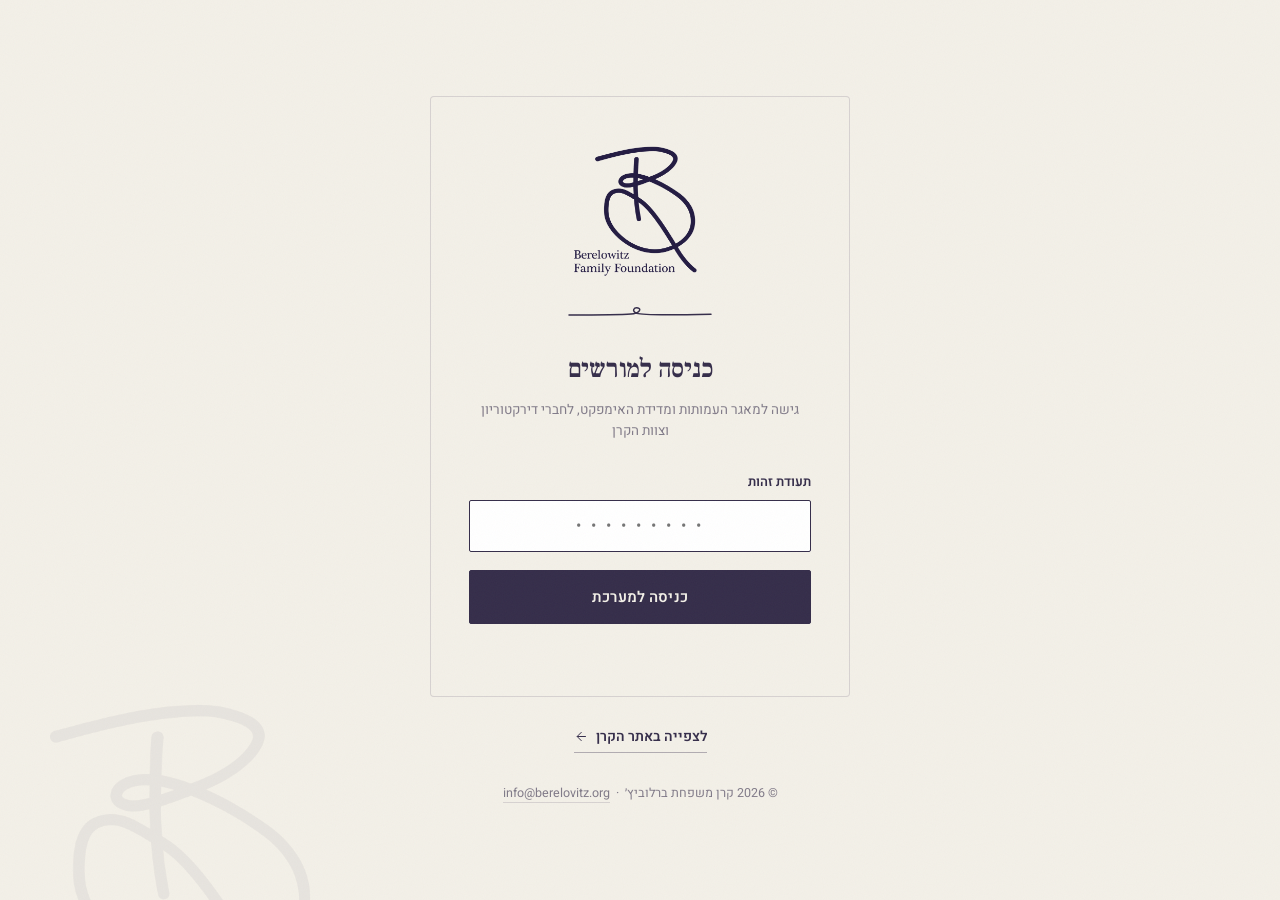
<file: index.html>
<!DOCTYPE html>
<html lang="he" dir="rtl">
<head>
<meta charset="UTF-8">
<meta name="viewport" content="width=device-width, initial-scale=1.0">
<title>קרן משפחת ברלוביץ׳ | כניסה למורשים</title>
<meta name="description" content="כניסה למערכת הניהול של קרן משפחת ברלוביץ׳, לחברי דירקטוריון וצוות הקרן.">
<meta name="robots" content="noindex">
<link rel="preconnect" href="https://fonts.googleapis.com">
<link rel="preconnect" href="https://fonts.gstatic.com" crossorigin>
<link href="https://fonts.googleapis.com/css2?family=Frank+Ruhl+Libre:wght@400;500;600;700&family=Heebo:wght@300;400;500;600;700&display=swap" rel="stylesheet">
<style>
/* ============================================================
   Berelowitz Family Foundation — login gate
   brand design system: docs/DESIGN-TOKENS.css
   ============================================================ */
*{margin:0;padding:0;box-sizing:border-box}
:root{
  --purple:#352D4A; --ivory:#F3F0E8;
  --sage:#AAB19A; --terracotta:#C68E74; --mustard:#B79B67;
  --purple-08:rgba(53,45,74,.08);
  --purple-15:rgba(53,45,74,.15);
  --purple-35:rgba(53,45,74,.35);
  --purple-60:rgba(53,45,74,.60);
  --purple-75:rgba(53,45,74,.75);
  --serif:'Frank Ruhl Libre',Georgia,serif;
  --sans:'Heebo',system-ui,sans-serif;
}
html,body{height:100%}
body{
  font-family:var(--sans);background:var(--ivory);color:var(--purple);
  line-height:1.7;-webkit-font-smoothing:antialiased;
  display:flex;flex-direction:column;align-items:center;justify-content:center;
  padding:28px 22px;position:relative;overflow-x:clip;
}
/* paper grain */
body::before{
  content:"";position:fixed;inset:0;z-index:9999;pointer-events:none;opacity:.035;
  background-image:url("data:image/svg+xml,%3Csvg xmlns='http://www.w3.org/2000/svg' width='200' height='200'%3E%3Cfilter id='n'%3E%3CfeTurbulence type='fractalNoise' baseFrequency='0.9' numOctaves='3' stitchTiles='stitch'/%3E%3C/filter%3E%3Crect width='100%25' height='100%25' filter='url(%23n)'/%3E%3C/svg%3E");
}
/* monogram watermark */
.watermark{
  position:fixed;bottom:-8vh;left:-4vw;width:min(46vw,420px);opacity:.05;
  pointer-events:none;user-select:none;
}
img{max-width:100%;display:block}
::selection{background:var(--purple);color:var(--ivory)}
:focus-visible{outline:2px solid var(--purple);outline-offset:3px;border-radius:2px}

.card{
  width:100%;max-width:420px;background:var(--ivory);
  border:1px solid var(--purple-15);border-radius:4px;
  padding:46px 38px 38px;text-align:center;position:relative;z-index:1;
}
.card.shake{animation:shake .4s}
@keyframes shake{25%{transform:translateX(-7px)}75%{transform:translateX(7px)}}

.logo{width:190px;margin:0 auto 26px}

/* hand-drawn brand line with one loop */
.brandline{display:block;margin:0 auto 26px}

h1{font-family:var(--serif);font-weight:600;font-size:26px;letter-spacing:-.01em;margin-bottom:8px}
.hint{font-size:13.5px;color:var(--purple-60);line-height:1.6;margin-bottom:28px}

.field{text-align:right;margin-bottom:18px}
.field label{display:block;font-size:13px;font-weight:600;margin-bottom:7px;color:var(--purple)}
.field input{width:100%;padding:13px 15px;border:1px solid var(--purple-35);border-radius:2px;background:#fff;
  font-family:var(--sans);font-size:16px;color:var(--purple);text-align:center;letter-spacing:3px}
.field input:focus{outline:none;border-color:var(--purple)}

.btn{width:100%;padding:15px;background:var(--purple);color:var(--ivory);border:1px solid var(--purple);border-radius:2px;
  font-family:var(--sans);font-size:15px;font-weight:600;cursor:pointer;transition:background .3s,color .3s;letter-spacing:.01em}
.btn:hover{background:var(--ivory);color:var(--purple)}
.btn:disabled{opacity:.6;cursor:wait}

.err{margin-top:14px;font-size:13.5px;color:var(--terracotta);min-height:20px;opacity:0;transition:opacity .2s}
.err.show{opacity:1}

.foot{margin-top:30px;font-size:12.5px;color:var(--purple-60);text-align:center;position:relative;z-index:1}
.foot a{color:var(--purple-60);text-decoration:none;border-bottom:1px solid var(--purple-15)}
.foot a:hover{color:var(--purple)}

/* public site link under the gate card */
.pub{margin-top:26px;text-align:center;position:relative;z-index:1}
.pub a{display:inline-flex;align-items:center;gap:7px;font-size:14px;font-weight:600;color:var(--purple);
  border-bottom:1px solid var(--purple-35);padding-bottom:3px;text-decoration:none;transition:border-color .2s}
.pub a:hover{border-color:var(--purple)}
.pub svg{width:15px;height:15px;stroke:currentColor;fill:none;stroke-width:1.6}

@media(max-width:420px){
  .card{padding:38px 24px 30px}
  .logo{width:160px}
}
</style>
</head>
<body>

<img class="watermark" src="monogram-only.png" alt="">

<form class="card" id="loginBox" autocomplete="off" onsubmit="return doLogin(event)">
  <div class="logo"><img src="logo-name-transparent.png" alt="קרן משפחת ברלוביץ׳, Berelowitz Family Foundation"></div>
  <svg class="brandline" width="150" height="16" viewBox="0 0 150 16" fill="none" aria-hidden="true">
    <path d="M4 10 C 34 10, 54 10, 66 9 C 74 8.4, 77 4, 73 3 C 69 2.2, 66 6, 72 8.4 C 78 10.6, 108 10, 146 9.2"
      stroke="#352D4A" stroke-width="1.5" stroke-linecap="round"/>
  </svg>
  <h1>כניסה למורשים</h1>
  <div class="hint">גישה למאגר העמותות ומדידת האימפקט, לחברי דירקטוריון וצוות הקרן</div>
  <div class="field">
    <label for="pw">תעודת זהות</label>
    <input id="pw" name="pw" type="password" inputmode="numeric" autocomplete="off" placeholder="• • • • • • • • •" maxlength="9" autofocus>
  </div>
  <button class="btn" type="submit" id="lgBtn">כניסה למערכת</button>
  <div class="err" id="lgErr"></div>
</form>

<div class="pub">
  <a href="home.html">לצפייה באתר הקרן
    <svg viewBox="0 0 24 24" aria-hidden="true"><path d="M19 12H5M12 5l-7 7 7 7"/></svg>
  </a>
</div>

<div class="foot">
  © 2026 קרן משפחת ברלוביץ׳ &nbsp;·&nbsp; <a href="mailto:info@berelovitz.org">info@berelovitz.org</a>
</div>

<script>
/* ===== CONFIG ===== */
var API = "https://script.google.com/macros/s/AKfycbwb2wcoYoYyBdr2y0F8BYnevM7n0JGp-JLQ5NQExopmbZ7rT6EfYODfKZmAfnPPj-p0jA/exec";
var TARGET = "app.html";
var SESSION_KEY = "berelovitz_gate_ok";
var OWNER_HASH = -1637438633;
// ת.ז מורשות נוספות (hash בלבד, כמו המייסדת) — נאווה
var EXTRA_HASHES = [1131585570];

function hash(s){var x=0;for(var i=0;i<s.length;i++){x=((x<<5)-x+s.charCodeAt(i))|0}return x}

/* already authenticated this session: go straight in */
try{ if(sessionStorage.getItem(SESSION_KEY)==="1"){ window.location.replace(TARGET); } }catch(e){}

function enter(){ try{ sessionStorage.setItem(SESSION_KEY,"1"); }catch(e){} window.location.href=TARGET; }
function fail(msg){
  var err=document.getElementById("lgErr"), box=document.getElementById("loginBox");
  err.textContent=msg||"תעודת זהות לא מורשית"; err.classList.add("show");
  box.classList.remove("shake"); void box.offsetWidth; box.classList.add("shake");
  var i=document.getElementById("pw"); i.value=""; i.focus();
}
window.doLogin=function(ev){
  ev.preventDefault();
  var val=(document.getElementById("pw").value||"").replace(/\D/g,"");
  if(!val){ fail("נא להזין תעודת זהות"); return false; }
  if(hash(val)===OWNER_HASH || EXTRA_HASHES.indexOf(hash(val))!==-1){ enter(); return false; }
  var btn=document.getElementById("lgBtn"); btn.disabled=true; btn.textContent="בודק...";
  fetch(API + "?action=auth&id=" + encodeURIComponent(val) + "&t=" + Date.now())
    .then(function(r){ return r.json(); })
    .then(function(d){
      btn.disabled=false; btn.textContent="כניסה למערכת";
      if(d && d.ok && d.allowed){ enter(); } else fail("תעודת זהות לא מורשית. פני למנהל הקרן.");
    })
    .catch(function(){ btn.disabled=false; btn.textContent="כניסה למערכת"; fail("שגיאת חיבור. נסי שוב."); });
  return false;
};
</script>
</body>
</html>
</file>
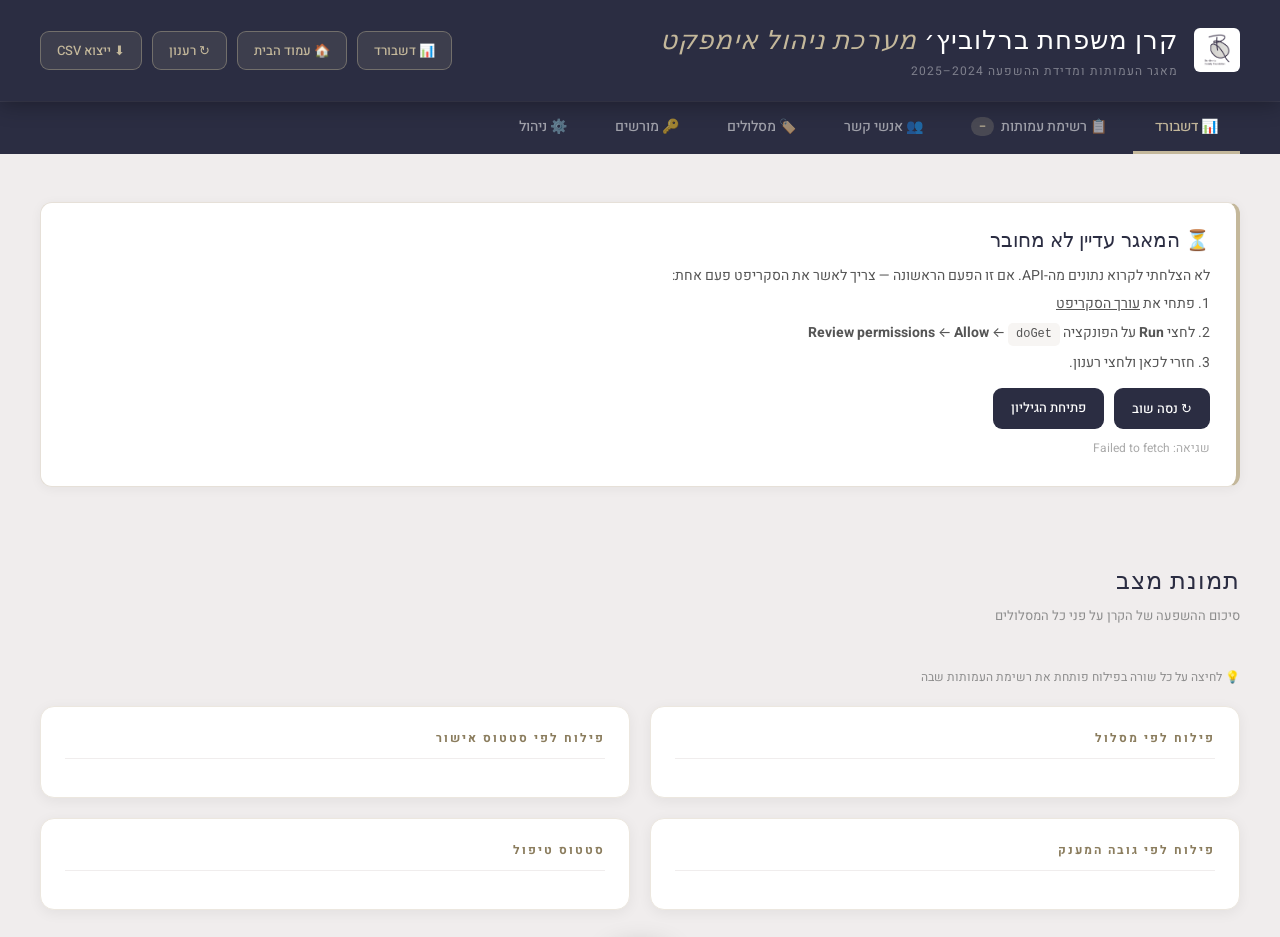
<file: app.html>
<!DOCTYPE html>
<html lang="he" dir="rtl">
<head>
<meta charset="UTF-8">
<meta name="viewport" content="width=device-width, initial-scale=1.0">
<title>קרן ברלוביץ׳ — מערכת ניהול אימפקט</title>
<meta name="robots" content="noindex, nofollow">
<link href="https://fonts.googleapis.com/css2?family=Cormorant+Garamond:ital,wght@0,300;0,400;0,500;0,600;1,300;1,400&family=Inter:wght@300;400;500;600&family=Heebo:wght@300;400;500;700;800&display=swap" rel="stylesheet">
<style>
*{margin:0;padding:0;box-sizing:border-box}
:root{
  --ink:#2B2D42; --ink-2:#3a3c56; --warm:#C4B89B; --warm-d:#8B7D5E;
  --light:#F0EDED; --lighter:#FAF9F7; --alt:#F7F5F3; --border:#8D8D8D;
  --white:#fff; --green:#2e7d32; --blue:#1565c0; --orange:#e65100;
  --purple:#7b1fa2; --red:#c62828;
}
body{font-family:'Heebo','Inter',sans-serif;background:var(--light);color:var(--ink);line-height:1.6;min-height:100vh}
a{color:inherit}
.hidden{display:none!important}

/* ===== Header ===== */
.header{background:var(--ink);padding:20px 40px;display:flex;align-items:center;justify-content:space-between;position:sticky;top:0;z-index:100;box-shadow:0 4px 20px rgba(0,0,0,.3)}
.header-right{display:flex;align-items:center;gap:16px}
.header-logo{height:44px;border-radius:6px;background:#fff;padding:5px 9px;object-fit:contain}
.header h1{font-family:'Cormorant Garamond',serif;font-weight:300;font-size:26px;color:var(--white);letter-spacing:1px}
.header h1 em{color:var(--warm);font-style:italic;font-weight:400}
.header .subtitle{font-size:12px;color:rgba(255,255,255,.4);letter-spacing:1px}
.header-actions{display:flex;gap:10px;align-items:center}
.hbtn{padding:9px 16px;border:1px solid rgba(196,184,155,.4);border-radius:9px;background:rgba(196,184,155,.12);cursor:pointer;font-family:'Heebo',sans-serif;font-size:13px;font-weight:500;color:var(--warm);transition:all .25s;white-space:nowrap}
.hbtn:hover{background:var(--warm);color:var(--ink)}

/* ===== Tabs ===== */
.tabs{background:var(--ink);padding:0 40px;display:flex;gap:4px;border-top:1px solid rgba(255,255,255,.08);position:sticky;top:84px;z-index:99;overflow-x:auto}
.tab{padding:14px 22px;border:none;background:transparent;color:rgba(255,255,255,.55);cursor:pointer;font-family:'Heebo',sans-serif;font-size:14px;font-weight:500;border-bottom:3px solid transparent;transition:all .25s;white-space:nowrap;display:flex;align-items:center;gap:7px}
.tab:hover{color:#fff}
.tab.active{color:var(--warm);border-bottom-color:var(--warm)}
.tab .badge{background:rgba(196,184,155,.2);color:var(--warm);font-size:11px;padding:1px 8px;border-radius:10px;font-weight:600}

/* ===== Page container ===== */
.page{padding:28px 40px;max-width:1400px;margin:0 auto}
.page-title{font-family:'Cormorant Garamond',serif;font-weight:400;font-size:24px;letter-spacing:1px;margin-bottom:4px}
.page-sub{font-size:13px;color:var(--border);margin-bottom:24px}

/* ===== Loading / status ===== */
.notice{background:var(--white);border:1px solid #e6e0d8;border-right:4px solid var(--warm);border-radius:12px;padding:22px 26px;margin:20px 0;box-shadow:0 2px 12px rgba(0,0,0,.05)}
.notice h3{font-family:'Cormorant Garamond',serif;font-size:20px;font-weight:500;margin-bottom:8px}
.notice p{font-size:14px;color:#555;margin-bottom:6px}
.notice code{background:var(--alt);padding:2px 8px;border-radius:5px;font-size:12px;direction:ltr;display:inline-block}
.notice .n-actions{margin-top:14px;display:flex;gap:10px;flex-wrap:wrap}
.notice a.btn,.notice button.btn{padding:10px 18px;border-radius:9px;border:none;background:var(--ink);color:#fff;font-family:'Heebo',sans-serif;font-size:13px;font-weight:500;cursor:pointer;text-decoration:none;display:inline-block;transition:all .25s}
.notice a.btn:hover,.notice button.btn:hover{background:var(--ink-2)}
.spinner{width:34px;height:34px;border:3px solid var(--light);border-top-color:var(--warm);border-radius:50%;animation:spin .8s linear infinite;margin:30px auto}
@keyframes spin{to{transform:rotate(360deg)}}

/* ===== Dashboard stat cards ===== */
.stat-grid{display:grid;grid-template-columns:repeat(auto-fit,minmax(200px,1fr));gap:16px;margin-bottom:26px}
.stat-card{background:var(--ink);border-radius:14px;padding:22px 24px;position:relative;overflow:hidden;box-shadow:0 6px 20px rgba(43,45,66,.18)}
.stat-card::after{content:'';position:absolute;top:14px;left:14px;width:34px;height:34px;border-top:1px solid rgba(196,184,155,.35);border-left:1px solid rgba(196,184,155,.35)}
.stat-card .sc-label{font-size:11px;letter-spacing:2px;text-transform:uppercase;color:rgba(255,255,255,.5);font-weight:500}
.stat-card .sc-num{font-size:38px;font-weight:800;color:var(--warm);line-height:1.1;margin-top:8px;font-family:'Heebo',sans-serif}
.stat-card .sc-sub{font-size:12px;color:rgba(255,255,255,.55);margin-top:4px}
.stat-card.light{background:var(--white);box-shadow:0 3px 14px rgba(0,0,0,.07);border:1px solid #ece7df}
.stat-card.light .sc-label{color:var(--border)}
.stat-card.light .sc-num{color:var(--ink)}
.stat-card.light .sc-sub{color:#999}
.stat-card.light::after{border-color:rgba(196,184,155,.5)}

/* ===== Dashboard panels ===== */
.panels{display:grid;grid-template-columns:1fr 1fr;gap:20px}
@media(max-width:900px){.panels{grid-template-columns:1fr}}
.panel{background:var(--white);border-radius:14px;padding:22px 24px;box-shadow:0 3px 14px rgba(0,0,0,.06);border:1px solid #ece7df}
.panel h3{font-size:12px;letter-spacing:2px;text-transform:uppercase;color:var(--warm-d);font-weight:700;margin-bottom:16px;padding-bottom:10px;border-bottom:1px solid var(--light)}
.track-row{display:flex;align-items:center;gap:12px;margin-bottom:12px}
.track-row .t-name{font-size:14px;font-weight:500;min-width:100px}
.track-row .t-bar{flex:1;height:22px;background:var(--light);border-radius:6px;overflow:hidden;position:relative}
.track-row .t-fill{height:100%;background:linear-gradient(90deg,var(--warm),var(--warm-d));border-radius:6px;display:flex;align-items:center;justify-content:flex-start;padding-right:8px;color:#fff;font-size:11px;font-weight:600;min-width:24px}
.track-row .t-count{font-size:13px;font-weight:700;color:var(--ink);min-width:26px;text-align:left}
.track-row.drill{cursor:pointer;border-radius:8px;padding:2px 6px;margin:0 -6px 10px;transition:background .18s}
.track-row.drill:hover{background:var(--lighter)}
.track-row.drill:hover .t-fill{background:linear-gradient(90deg,var(--ink),var(--warm-d))}
.drill-item{padding:12px 14px;border-bottom:1px solid #eee;cursor:pointer;transition:background .18s;border-radius:8px}
.drill-item:hover{background:var(--lighter)}
.status-tiles{display:grid;grid-template-columns:1fr 1fr 1fr;gap:12px}
.status-tile{background:var(--lighter);border-radius:10px;padding:16px;text-align:center;border:1px solid #eee}
.status-tile .st-num{font-size:26px;font-weight:800}
.status-tile .st-label{font-size:11px;color:#888;margin-top:2px}
.st-num.green{color:var(--green)} .st-num.orange{color:var(--orange)} .st-num.blue{color:var(--blue)}

/* ===== Controls ===== */
.controls{display:flex;gap:14px;align-items:center;flex-wrap:wrap;margin-bottom:20px}
.search-box{flex:1;min-width:220px;position:relative}
.search-box input{width:100%;padding:12px 16px;border:2px solid #e0d9cf;border-radius:10px;font-size:15px;font-family:'Heebo',sans-serif;background:var(--white);transition:all .25s}
.search-box input:focus{outline:none;border-color:var(--warm);box-shadow:0 0 0 3px rgba(196,184,155,.18)}
.filter-btn{padding:9px 16px;border:2px solid #e0d9cf;border-radius:9px;background:var(--white);cursor:pointer;font-family:'Heebo',sans-serif;font-size:13px;font-weight:500;transition:all .25s;color:var(--ink)}
.filter-btn:hover,.filter-btn.active{border-color:var(--warm);background:var(--ink);color:#fff}
.count-badge{font-size:13px;color:var(--border)}

/* ===== Cards ===== */
.cards-grid{display:grid;grid-template-columns:repeat(auto-fill,minmax(330px,1fr));gap:16px}
.card{background:var(--white);border-radius:12px;padding:20px;cursor:pointer;transition:all .25s;border:2px solid transparent;box-shadow:0 2px 8px rgba(0,0,0,.06)}
.card:hover{border-color:var(--warm);box-shadow:0 8px 24px rgba(0,0,0,.1);transform:translateY(-2px)}
.card-header{display:flex;justify-content:space-between;align-items:flex-start;gap:10px;margin-bottom:10px}
.card-org{font-size:16px;font-weight:700;line-height:1.4}
.card-amount{font-size:14px;font-weight:700;white-space:nowrap;background:var(--lighter);padding:4px 12px;border-radius:8px}
.card-track{display:inline-block;padding:3px 12px;border-radius:20px;font-size:11px;font-weight:500;margin-bottom:8px}
.track-kalvia{background:#e8f5e9;color:#2e7d32}
.track-shaagat{background:#fff3e0;color:#e65100}
.track-kolkore{background:#e3f2fd;color:#1565c0}
.track-doch{background:#fce4ec;color:#c62828}
.track-hashlama{background:#f3e5f5;color:#7b1fa2}
.track-default{background:#eee;color:#666}
.card-what{font-size:13px;color:#666;line-height:1.6;margin-top:6px;display:-webkit-box;-webkit-line-clamp:3;-webkit-box-orient:vertical;overflow:hidden}
.card-meta{display:flex;gap:14px;margin-top:12px;font-size:12px;color:#999;flex-wrap:wrap}
.card-status{display:flex;gap:6px;margin-top:10px;flex-wrap:wrap}
.pill{padding:2px 9px;border-radius:10px;font-size:10px;font-weight:600}
.pill.ok{background:#e8f5e9;color:#2e7d32}
.pill.no{background:#fce4ec;color:#c62828}
.pill.wait{background:#fff3e0;color:#e65100}

/* ===== Table ===== */
.table-wrap{overflow-x:auto;background:var(--white);border-radius:12px;box-shadow:0 2px 12px rgba(0,0,0,.08)}
table.data{width:100%;border-collapse:collapse;font-size:13px;min-width:900px}
table.data thead{background:var(--ink);color:#fff}
table.data th{padding:13px 12px;text-align:right;font-weight:500;font-size:12px;white-space:nowrap;cursor:pointer;user-select:none}
table.data th:hover{background:var(--ink-2)}
table.data td{padding:10px 12px;border-bottom:1px solid #eee;vertical-align:top;max-width:280px}
table.data tr{cursor:pointer}
table.data tr:hover td{background:#f9f7f4}
.td-org{font-weight:700;white-space:nowrap}
.td-trunc{display:-webkit-box;-webkit-line-clamp:2;-webkit-box-orient:vertical;overflow:hidden;max-width:240px}

/* ===== Modal ===== */
.modal-overlay{position:fixed;inset:0;background:rgba(0,0,0,.6);z-index:200;display:none;align-items:center;justify-content:center;padding:20px;backdrop-filter:blur(4px)}
.modal-overlay.open{display:flex}
.modal{background:var(--white);border-radius:16px;max-width:820px;width:100%;max-height:92vh;overflow-y:auto;box-shadow:0 20px 60px rgba(0,0,0,.3)}
.modal-header{background:var(--ink);padding:26px 30px;border-radius:16px 16px 0 0;position:sticky;top:0;z-index:10;display:flex;justify-content:space-between;align-items:flex-start;gap:16px}
.modal-header h2{font-family:'Cormorant Garamond',serif;font-weight:400;font-size:24px;color:#fff;letter-spacing:1px}
.modal-close{width:36px;height:36px;border-radius:50%;border:1px solid rgba(255,255,255,.2);background:transparent;color:#fff;font-size:20px;cursor:pointer;flex-shrink:0}
.modal-close:hover{background:rgba(255,255,255,.1)}
.modal-body{padding:26px 30px}
.mfield{margin-bottom:18px}
.mfield-label{font-size:11px;text-transform:uppercase;letter-spacing:1.5px;color:var(--warm-d);font-weight:700;margin-bottom:6px}
.mfield-value{font-size:14px;color:#333;line-height:1.7;white-space:pre-wrap}
.mgrid{display:grid;grid-template-columns:1fr 1fr;gap:14px}

/* ===== Form (admin) ===== */
.form-row{margin-bottom:16px}
.form-row label{display:block;font-size:12px;font-weight:600;color:#555;margin-bottom:6px}
.form-row input,.form-row select,.form-row textarea{width:100%;padding:10px 13px;border:1px solid #ddd;border-radius:8px;font-family:'Heebo',sans-serif;font-size:14px;background:#fff}
.form-row input:focus,.form-row select:focus,.form-row textarea:focus{outline:none;border-color:var(--warm);box-shadow:0 0 0 3px rgba(196,184,155,.15)}
.form-row textarea{min-height:70px;resize:vertical}
.form-grid{display:grid;grid-template-columns:1fr 1fr;gap:14px}
@media(max-width:640px){.form-grid,.mgrid{grid-template-columns:1fr}}
.form-actions{display:flex;gap:12px;margin-top:22px;flex-wrap:wrap}
.btn-primary{padding:12px 26px;border:none;border-radius:9px;background:var(--warm);color:var(--ink);font-family:'Heebo',sans-serif;font-weight:700;font-size:14px;cursor:pointer;transition:all .25s}
.btn-primary:hover{background:#d3c8ae}
.btn-secondary{padding:12px 22px;border:1px solid #ddd;border-radius:9px;background:#fff;color:#555;font-family:'Heebo',sans-serif;font-weight:500;font-size:14px;cursor:pointer}
.btn-secondary:hover{background:#f5f5f5}
.btn-danger{padding:12px 22px;border:1px solid var(--red);border-radius:9px;background:#fff;color:var(--red);font-family:'Heebo',sans-serif;font-weight:500;font-size:14px;cursor:pointer}
.btn-danger:hover{background:var(--red);color:#fff}

/* ===== Admin cards ===== */
.admin-grid{display:grid;grid-template-columns:repeat(auto-fit,minmax(240px,1fr));gap:16px;margin-bottom:26px}
.admin-card{background:var(--white);border-radius:12px;padding:22px;box-shadow:0 3px 14px rgba(0,0,0,.06);border:1px solid #ece7df;cursor:pointer;transition:all .25s}
.admin-card:hover{border-color:var(--warm);transform:translateY(-2px);box-shadow:0 8px 22px rgba(0,0,0,.1)}
.admin-card .ac-icon{font-size:28px;margin-bottom:10px}
.admin-card .ac-title{font-size:16px;font-weight:700;margin-bottom:4px}
.admin-card .ac-desc{font-size:12px;color:#888}

/* ===== Toast ===== */
.toast{position:fixed;bottom:28px;left:50%;transform:translateX(-50%) translateY(100px);background:var(--ink);color:#fff;padding:14px 26px;border-radius:10px;font-size:14px;box-shadow:0 10px 30px rgba(0,0,0,.3);z-index:300;transition:transform .35s;border:1px solid rgba(196,184,155,.3)}
.toast.show{transform:translateX(-50%) translateY(0)}
.toast.ok{border-color:var(--green)}
.toast.err{border-color:var(--red)}

.empty{text-align:center;padding:60px 20px;color:#999}
.empty .e-icon{font-size:40px;margin-bottom:12px;opacity:.5}
</style>
</head>
<body>

<!-- Header -->
<div class="header">
  <div class="header-right">
    <img src="logo-berelovitz-new.png" alt="קרן ברלוביץ׳" class="header-logo" style="cursor:pointer" onclick="goHome()" title="לעמוד הבית">
    <div>
      <h1>קרן משפחת ברלוביץ׳ <em>מערכת ניהול אימפקט</em></h1>
      <div class="subtitle">מאגר העמותות ומדידת ההשפעה 2024–2025</div>
    </div>
  </div>
  <div class="header-actions">
    <button class="hbtn" onclick="switchTab('dashboard')">📊 דשבורד</button>
    <button class="hbtn" onclick="goHome()">🏠 עמוד הבית</button>
    <button class="hbtn" onclick="refreshData()">↻ רענון</button>
    <button class="hbtn" onclick="exportCSV()">⬇ ייצוא CSV</button>
  </div>
</div>

<!-- Tabs -->
<div class="tabs">
  <button class="tab active" data-tab="dashboard" onclick="switchTab('dashboard')">📊 דשבורד</button>
  <button class="tab" data-tab="list" onclick="switchTab('list')">📋 רשימת עמותות <span class="badge" id="tabCount">–</span></button>
  <button class="tab" data-tab="contacts" onclick="switchTab('contacts')">👥 אנשי קשר</button>
  <button class="tab" data-tab="tracks" onclick="switchTab('tracks')">🏷️ מסלולים</button>
  <button class="tab" data-tab="access" onclick="switchTab('access')">🔑 מורשים</button>
  <button class="tab" data-tab="admin" onclick="switchTab('admin')">⚙️ ניהול</button>
</div>

<!-- Status / loading -->
<div id="statusZone" class="page"></div>

<!-- Dashboard -->
<div id="tab-dashboard" class="page tab-page">
  <div class="page-title">תמונת מצב</div>
  <div class="page-sub">סיכום ההשפעה של הקרן על פני כל המסלולים</div>
  <div class="stat-grid" id="statGrid"></div>
  <p style="font-size:12px;color:var(--border);margin:-8px 0 18px">💡 לחיצה על כל שורה בפילוח פותחת את רשימת העמותות שבה</p>
  <div class="panels">
    <div class="panel">
      <h3>פילוח לפי מסלול</h3>
      <div id="bdTrack"></div>
    </div>
    <div class="panel">
      <h3>פילוח לפי סטטוס אישור</h3>
      <div id="bdApproval"></div>
    </div>
    <div class="panel">
      <h3>פילוח לפי גובה המענק</h3>
      <div id="bdAmount"></div>
    </div>
    <div class="panel">
      <h3>סטטוס טיפול</h3>
      <div class="status-tiles" id="statusTiles"></div>
    </div>
  </div>
</div>

<!-- List -->
<div id="tab-list" class="page tab-page hidden">
  <div class="page-title">רשימת העמותות</div>
  <div class="page-sub">כל העמותות שנתמכו ומדדי ההשפעה שלהן</div>
  <div class="controls">
    <div class="search-box"><input type="text" id="searchInput" placeholder="🔍 חיפוש לפי שם עמותה, פרויקט, איש קשר..." oninput="renderList()"></div>
    <div id="filterButtons"></div>
    <div class="count-badge" id="listCount"></div>
  </div>
  <div id="cardsView" class="cards-grid"></div>
</div>

<!-- Contacts -->
<div id="tab-contacts" class="page tab-page hidden">
  <div class="page-title">אנשי קשר</div>
  <div class="page-sub">אנשי הקשר בכל העמותות</div>
  <div class="controls">
    <div class="search-box"><input type="text" id="contactSearch" placeholder="🔍 חיפוש איש קשר, עמותה, מייל, טלפון..." oninput="renderContacts()"></div>
    <div class="count-badge" id="contactCount"></div>
  </div>
  <div class="table-wrap"><table class="data" id="contactsTable"></table></div>
</div>

<!-- Tracks (מסלולים) -->
<div id="tab-tracks" class="page tab-page hidden">
  <div class="page-title">מסלולים וקולות קוראים</div>
  <div class="page-sub">ניהול המסלולים שאליהם משויכות העמותות</div>
  <div class="controls">
    <button class="btn-primary" onclick="openTrackForm()">➕ מסלול חדש</button>
    <div class="count-badge" id="tracksCount"></div>
  </div>
  <div class="table-wrap"><table class="data" id="tracksTable"></table></div>
</div>

<!-- Access (מורשים) -->
<div id="tab-access" class="page tab-page hidden">
  <div class="page-title">ניהול מורשי כניסה</div>
  <div class="page-sub">מי יכול להיכנס למערכת. הכניסה נעשית עם תעודת זהות מהרשימה הזו.</div>
  <div class="notice" style="border-right-color:var(--warm)">
    <p style="margin:0"><b>איך זה עובד:</b> כל מי שהת.ז שלו ברשימה יכול להיכנס למערכת דרך עמוד הבית. את (המנהלת) תמיד מורשית. הוסיפי ת.ז של חבר דירקטוריון או צוות כדי לתת לו גישה.</p>
  </div>
  <div class="controls">
    <button class="btn-primary" onclick="openAccessForm()">➕ הוספת מורשה</button>
    <div class="count-badge" id="accessCount"></div>
  </div>
  <div class="table-wrap"><table class="data" id="accessTable"></table></div>
</div>

<!-- Admin -->
<div id="tab-admin" class="page tab-page hidden">
  <div class="page-title">ניהול המערכת</div>
  <div class="page-sub">הוספה, עריכה, מחיקה, ייבוא וייצוא</div>
  <div class="admin-grid">
    <div class="admin-card" onclick="openAddForm()">
      <div class="ac-icon">➕</div><div class="ac-title">הוספת עמותה</div>
      <div class="ac-desc">הוספת עמותה חדשה למאגר</div>
    </div>
    <div class="admin-card" onclick="document.getElementById('importFile').click()">
      <div class="ac-icon">📥</div><div class="ac-title">ייבוא מאקסל</div>
      <div class="ac-desc">העלאת קובץ Excel/CSV ← הוספת עמותות</div>
    </div>
    <div class="admin-card" onclick="switchTab('tracks')">
      <div class="ac-icon">🏷️</div><div class="ac-title">ניהול מסלולים</div>
      <div class="ac-desc">הוספה, עריכה ומחיקה של מסלולים</div>
    </div>
    <div class="admin-card" onclick="switchTab('access')">
      <div class="ac-icon">🔑</div><div class="ac-title">ניהול מורשים</div>
      <div class="ac-desc">מי יכול להיכנס למערכת (רשימת ת.ז)</div>
    </div>
    <div class="admin-card" onclick="exportCSV()">
      <div class="ac-icon">⬇️</div><div class="ac-title">ייצוא לאקסל</div>
      <div class="ac-desc">הורדת כל המאגר כקובץ CSV</div>
    </div>
    <div class="admin-card" onclick="switchTab('list')">
      <div class="ac-icon">✏️</div><div class="ac-title">עריכת עמותה</div>
      <div class="ac-desc">לחיצה על כרטיס ברשימה ← עריכה</div>
    </div>
    <div class="admin-card" onclick="goHome()">
      <div class="ac-icon">🏠</div><div class="ac-title">הום פייג (עמוד הבית)</div>
      <div class="ac-desc">מעבר לאתר התדמית של הקרן</div>
    </div>
    <div class="admin-card" onclick="openSheet()">
      <div class="ac-icon">📄</div><div class="ac-title">פתיחת הגיליון</div>
      <div class="ac-desc">עריכה ישירה ב-Google Sheets</div>
    </div>
  </div>
  <input type="file" id="importFile" accept=".csv,.xlsx,.xls,.tsv" style="display:none" onchange="handleImportFile(event)">
  <div class="panel">
    <h3>סטטוס המערכת</h3>
    <div id="adminStatus" style="font-size:13px;color:#666"></div>
  </div>
</div>

<!-- Detail / edit modal -->
<div class="modal-overlay" id="modal" onclick="if(event.target===this)closeModal()">
  <div class="modal">
    <div class="modal-header">
      <h2 id="modalTitle">עמותה</h2>
      <button class="modal-close" onclick="closeModal()">×</button>
    </div>
    <div class="modal-body" id="modalBody"></div>
  </div>
</div>

<div class="toast" id="toast"></div>

<script>
/* ============ CONFIG ============ */
var API = "https://script.google.com/macros/s/AKfycbwb2wcoYoYyBdr2y0F8BYnevM7n0JGp-JLQ5NQExopmbZ7rT6EfYODfKZmAfnPPj-p0jA/exec";
var SHEET_URL = "https://docs.google.com/spreadsheets/d/1kGjCardDU9b5vcJjCJ6s8mGkkniXM32-Xxk_UDFrrWE/edit";
var USD_RATE = 3.7; // הערכה; ניתן לעדכן

/* ============ STATE ============ */
var DATA = [];
var STATS = null;
var TRACKS = [];
var AUTHORIZED = [];
var activeFilter = "all";
var currentTab = "dashboard";

/* ============ track styling ============ */
function trackClass(t){
  if(t==="עם כלביא")return"track-kalvia";
  if(t==="שאגת הארי")return"track-shaagat";
  if(t==="קול קורא 25")return"track-kolkore";
  if(t==="דוח מענק 25")return"track-doch";
  if(t==="השלמת פרטים")return"track-hashlama";
  return"track-default";
}
function num(v){var n=parseFloat(String(v==null?"":v).replace(/[^\d.]/g,""));return isNaN(n)?0:n;}
function fmt(n){return n.toLocaleString("he-IL");}
function esc(s){return String(s==null?"":s).replace(/&/g,"&amp;").replace(/</g,"&lt;").replace(/>/g,"&gt;");}

/* ============ data load ============ */
function refreshData(){ loadData(); }
function loadData(){
  showStatus('<div class="spinner"></div><p style="text-align:center;color:#888">טוען נתונים מהמאגר...</p>');
  fetch(API + "?action=list&t=" + Date.now())
    .then(function(r){ if(!r.ok) throw new Error("HTTP "+r.status); return r.json(); })
    .then(function(d){
      if(!d || !d.ok) throw new Error("bad response");
      DATA = d.rows || [];
      STATS = d.stats || null;
      TRACKS = d.tracks || [];
      clearStatus();
      renderAll();
    })
    .catch(function(err){ showAuthNotice(err); });
}

function showStatus(html){ document.getElementById("statusZone").innerHTML = html; }
function clearStatus(){ document.getElementById("statusZone").innerHTML = ""; }

function showAuthNotice(err){
  showStatus(
    '<div class="notice">' +
    '<h3>⏳ המאגר עדיין לא מחובר</h3>' +
    '<p>לא הצלחתי לקרוא נתונים מה-API. אם זו הפעם הראשונה — צריך לאשר את הסקריפט פעם אחת:</p>' +
    '<p>1. פתחי את <a href="https://script.google.com/d/1xap35g--BRJQT2tUBUVk4hKEfDz4zSLKYY9nhublDHKFWxXk1UJ4VU_1/edit" target="_blank">עורך הסקריפט</a></p>' +
    '<p>2. לחצי <b>Run</b> על הפונקציה <code>doGet</code> ← <b>Review permissions</b> ← <b>Allow</b></p>' +
    '<p>3. חזרי לכאן ולחצי רענון.</p>' +
    '<div class="n-actions">' +
    '<button class="btn" onclick="loadData()">↻ נסה שוב</button>' +
    '<a class="btn" href="' + SHEET_URL + '" target="_blank">פתיחת הגיליון</a>' +
    '</div><p style="margin-top:10px;font-size:12px;color:#aaa">שגיאה: ' + esc(err && err.message) + '</p></div>'
  );
}

/* ============ render ============ */
function renderAll(){
  renderDashboard();
  renderList();
  renderContacts();
  renderTracks();
  renderAdmin();
  document.getElementById("tabCount").textContent = DATA.length;
  buildFilters();
  loadAuthorized();
}

/* ============ authorized users (מורשים) ============ */
function loadAuthorized(){
  fetch(API + "?action=authorized&t=" + Date.now())
    .then(function(r){ return r.json(); })
    .then(function(d){ if(d&&d.ok){ AUTHORIZED = d.authorized||[]; renderAccess(); } })
    .catch(function(){});
}
function renderAccess(){
  document.getElementById("accessCount").textContent = AUTHORIZED.length + " מורשים";
  var html = '<thead><tr><th>תעודת זהות</th><th>שם</th><th>תפקיד</th><th>פעולות</th></tr></thead><tbody>';
  if(!AUTHORIZED.length){
    html += '<tr><td colspan="4" style="text-align:center;color:#999;padding:24px">אין מורשים ברשימה עדיין. את (המנהלת) מורשית תמיד. הוסיפי מורשים כדי לתת גישה לאחרים.</td></tr>';
  } else {
    html += AUTHORIZED.map(function(a){
      var idSafe = esc(a.id).replace(/'/g,"\\'");
      return '<tr><td class="td-org" style="direction:ltr;text-align:right">'+esc(a.id)+'</td>'+
        '<td>'+esc(a.name||"—")+'</td>'+
        '<td>'+esc(a.role||"—")+'</td>'+
        '<td><button class="btn-danger" style="padding:5px 12px;font-size:12px" onclick="deleteAccess(\''+idSafe+'\')">הסר גישה</button></td></tr>';
    }).join("");
  }
  html += '</tbody>';
  document.getElementById("accessTable").innerHTML = html;
}
function openAccessForm(){
  document.getElementById("modalTitle").textContent = "הוספת מורשה כניסה";
  var html = '<form onsubmit="return submitAccess(event)">'+
    '<div class="form-row"><label>תעודת זהות</label><input name="id" inputmode="numeric" placeholder="9 ספרות" required style="direction:ltr"></div>'+
    '<div class="form-grid">'+
    '<div class="form-row"><label>שם</label><input name="name" placeholder="שם מלא"></div>'+
    '<div class="form-row"><label>תפקיד</label><input name="role" placeholder="למשל: דירקטוריון / צוות"></div>'+
    '</div>'+
    '<div class="form-actions"><button type="submit" class="btn-primary">💾 הוסף מורשה</button>'+
    '<button type="button" class="btn-secondary" onclick="closeModal()">ביטול</button></div></form>';
  document.getElementById("modalBody").innerHTML = html;
  document.getElementById("modal").classList.add("open");
}
function submitAccess(ev){
  ev.preventDefault();
  var f=ev.target, row={};
  Array.prototype.forEach.call(f.elements,function(el){ if(el.name) row[el.name]=el.value; });
  var id=(row.id||"").replace(/\D/g,"");
  if(!id){ toast("נא להזין תעודת זהות","err"); return false; }
  toast("שומר...");
  fetch(API,{method:"POST",body:JSON.stringify({action:"auth_add",id:id,name:row.name,role:row.role})})
    .then(function(r){return r.json();})
    .then(function(d){ if(d&&d.ok){ toast(d.dup?"כבר קיים ברשימה":"נוסף מורשה ✓","ok"); closeModal(); setTimeout(loadAuthorized,600);} else throw new Error(d&&d.error||"שגיאה"); })
    .catch(function(e){ toast("שגיאה: "+e.message,"err"); });
  return false;
}
function deleteAccess(id){
  var a = AUTHORIZED.filter(function(x){return x.id===id;})[0];
  if(!confirm('להסיר גישה ל'+(a&&a.name?' "'+a.name+'"':' ת.ז '+id)+'?')) return;
  toast("מסיר...");
  fetch(API,{method:"POST",body:JSON.stringify({action:"auth_delete",id:id})})
    .then(function(r){return r.json();})
    .then(function(d){ if(d&&d.ok){ toast("הוסר ✓","ok"); setTimeout(loadAuthorized,600);} else throw new Error(d&&d.error||"שגיאה"); })
    .catch(function(e){ toast("שגיאה: "+e.message,"err"); });
}

/* ============ tracks (מסלולים) ============ */
function renderTracks(){
  document.getElementById("tracksCount").textContent = TRACKS.length + " מסלולים";
  var html = '<thead><tr><th>מסלול</th><th>עמותות</th><th>תאריך</th><th>תקציב</th><th>תיאור</th><th>פעולות</th></tr></thead><tbody>';
  html += TRACKS.map(function(t){
    var nameSafe = esc(t.name).replace(/'/g,"\\'");
    return '<tr>'+
      '<td class="td-org">'+esc(t.name)+'</td>'+
      '<td><span class="pill ok" style="cursor:pointer" onclick="setFilter(\''+nameSafe+'\');switchTab(\'list\')">'+(t.orgCount||0)+' עמותות</span></td>'+
      '<td>'+esc(t.date||"—")+'</td>'+
      '<td>'+(t.budget?esc(t.budget):"—")+'</td>'+
      '<td class="td-trunc">'+esc(t.description||"—")+'</td>'+
      '<td style="white-space:nowrap"><button class="btn-secondary" style="padding:5px 10px;font-size:12px" onclick="openTrackForm(\''+nameSafe+'\')">ערוך</button> '+
        '<button class="btn-danger" style="padding:5px 10px;font-size:12px" onclick="deleteTrack(\''+nameSafe+'\')">מחק</button></td>'+
    '</tr>';
  }).join("");
  html += '</tbody>';
  document.getElementById("tracksTable").innerHTML = html;
}

function openTrackForm(name){
  var t = TRACKS.filter(function(x){return x.name===name;})[0] || {};
  var isEdit = !!name;
  document.getElementById("modalTitle").textContent = isEdit?"עריכת מסלול":"מסלול חדש";
  var html = '<form onsubmit="return submitTrack(event,'+(isEdit?"'"+esc(name).replace(/'/g,"\\'")+"'":"null")+')">'+
    '<div class="form-row"><label>שם המסלול</label><input name="name" value="'+esc(t.name||"")+'" required></div>'+
    '<div class="form-grid">'+
    '<div class="form-row"><label>תאריך / שנה</label><input name="date" value="'+esc(t.date||"")+'" placeholder="למשל 2026"></div>'+
    '<div class="form-row"><label>תקציב</label><input name="budget" value="'+esc(t.budget||"")+'" placeholder="למשל 200,000 ₪"></div>'+
    '</div>'+
    '<div class="form-row"><label>תיאור</label><textarea name="description">'+esc(t.description||"")+'</textarea></div>'+
    '<div class="form-actions"><button type="submit" class="btn-primary">💾 שמירה</button>'+
    '<button type="button" class="btn-secondary" onclick="closeModal()">ביטול</button></div></form>';
  document.getElementById("modalBody").innerHTML = html;
  document.getElementById("modal").classList.add("open");
}
function submitTrack(ev, origName){
  ev.preventDefault();
  var f = ev.target, row = {};
  Array.prototype.forEach.call(f.elements, function(el){ if(el.name) row[el.name]=el.value; });
  var body = origName ? {action:"track_update", origName:origName, name:row.name, date:row.date, budget:row.budget, description:row.description}
                      : {action:"track_add", name:row.name, date:row.date, budget:row.budget, description:row.description};
  toast("שומר...");
  fetch(API,{method:"POST",body:JSON.stringify(body)}).then(function(r){return r.json();})
    .then(function(d){ if(d&&d.ok){toast("נשמר ✓","ok");closeModal();setTimeout(loadData,600);} else throw new Error(d&&d.error||"שגיאה"); })
    .catch(function(e){ toast("שגיאה: "+e.message,"err"); });
  return false;
}
function deleteTrack(name){
  var t = TRACKS.filter(function(x){return x.name===name;})[0];
  var cnt = t? t.orgCount : 0;
  var msg = 'למחוק את המסלול "'+name+'"?';
  if(cnt>0) msg += '\n\n('+cnt+' עמותות משויכות אליו — הן לא יימחקו, רק המסלול יוסר מהרשימה)';
  if(!confirm(msg)) return;
  toast("מוחק...");
  fetch(API,{method:"POST",body:JSON.stringify({action:"track_delete",name:name})}).then(function(r){return r.json();})
    .then(function(d){ if(d&&d.ok){toast("נמחק ✓","ok");setTimeout(loadData,600);} else throw new Error(d&&d.error||"שגיאה"); })
    .catch(function(e){ toast("שגיאה: "+e.message,"err"); });
}

/* ============ Excel/CSV import ============ */
function handleImportFile(ev){
  var file = ev.target.files[0];
  if(!file) return;
  ev.target.value = ""; // allow re-selecting same file
  var name = file.name.toLowerCase();
  if(name.endsWith(".csv") || name.endsWith(".tsv")){
    var reader = new FileReader();
    reader.onload = function(e){ previewImport(parseCSV(e.target.result)); };
    reader.readAsText(file, "UTF-8");
  } else if(name.endsWith(".xlsx") || name.endsWith(".xls")){
    loadSheetJS(function(){
      var reader = new FileReader();
      reader.onload = function(e){
        try{
          var wb = XLSX.read(new Uint8Array(e.target.result), {type:"array"});
          var ws = wb.Sheets[wb.SheetNames[0]];
          var rows = XLSX.utils.sheet_to_json(ws, {defval:""});
          previewImport(rows);
        }catch(err){ toast("שגיאה בקריאת האקסל: "+err.message,"err"); }
      };
      reader.readAsArrayBuffer(file);
    });
  } else { toast("פורמט לא נתמך. השתמשי ב-CSV או Excel","err"); }
}
function parseCSV(text){
  text = text.replace(/^﻿/,"");
  var rows = [], row = [], cur = "", inQ = false;
  for(var i=0;i<text.length;i++){
    var c = text[i];
    if(inQ){
      if(c==='"'){ if(text[i+1]==='"'){cur+='"';i++;} else inQ=false; }
      else cur+=c;
    } else {
      if(c==='"') inQ=true;
      else if(c===","){ row.push(cur); cur=""; }
      else if(c==="\n"){ row.push(cur); rows.push(row); row=[]; cur=""; }
      else if(c==="\r"){}
      else cur+=c;
    }
  }
  if(cur!==""||row.length){ row.push(cur); rows.push(row); }
  if(!rows.length) return [];
  var headers = rows[0].map(function(h){return String(h).trim();});
  return rows.slice(1).filter(function(r){return r.join("").trim()!=="";}).map(function(r){
    var o={}; headers.forEach(function(h,i){ o[h]=r[i]!=null?r[i]:""; }); return o;
  });
}
// map arbitrary column headers (Hebrew or English) to our fields
var IMPORT_MAP = {
  "org":"org","שם":"org","שם העמותה":"org","עמותה":"org","name":"org","organization":"org",
  "track":"track","מסלול":"track","קול קורא":"track",
  "project":"project","פרויקט":"project","פרוייקט":"project",
  "contact":"contact","איש קשר":"contact","אישקשר":"contact","נציג":"contact",
  "email":"email","מייל":"email","אימייל":"email","דוא\"ל":"email","דואל":"email","e-mail":"email",
  "phone":"phone","טלפון":"phone","נייד":"phone","טל":"phone",
  "amount":"amount","סכום":"amount","מענק":"amount","סכום המענק":"amount","גובה מענק":"amount",
  "beneficiaries":"beneficiaries","מוטבים":"beneficiaries","נהנים":"beneficiaries",
  "what_for":"what_for","למה שימש":"what_for","תיאור":"what_for","מטרה":"what_for",
  "notes":"notes","הערות":"notes"
};
function mapRow(raw){
  var out = {};
  Object.keys(raw).forEach(function(k){
    var key = String(k).trim().toLowerCase();
    var mapped = IMPORT_MAP[String(k).trim()] || IMPORT_MAP[key];
    if(mapped) out[mapped] = raw[k];
  });
  return out;
}
function previewImport(rawRows){
  if(!rawRows.length){ toast("הקובץ ריק","err"); return; }
  var mapped = rawRows.map(mapRow).filter(function(r){ return String(r.org||"").trim()!==""; });
  if(!mapped.length){
    toast("לא נמצאה עמודת \"שם העמותה\" בקובץ","err");
    return;
  }
  window._pendingImport = mapped;
  document.getElementById("modalTitle").textContent = "ייבוא עמותות מקובץ";
  var cols = ["org","track","contact","email","phone","amount"];
  var colLabels = {org:"שם",track:"מסלול",contact:"איש קשר",email:"מייל",phone:"טלפון",amount:"סכום"};
  var html = '<p style="margin-bottom:14px">נמצאו <b>'+mapped.length+'</b> עמותות בקובץ. תצוגה מקדימה:</p>'+
    '<div class="table-wrap" style="max-height:340px;overflow:auto"><table class="data"><thead><tr>'+
    cols.map(function(c){return '<th>'+colLabels[c]+'</th>';}).join("")+'</tr></thead><tbody>'+
    mapped.slice(0,20).map(function(r){ return '<tr>'+cols.map(function(c){return '<td class="td-trunc">'+esc(r[c]||"")+'</td>';}).join("")+'</tr>'; }).join("")+
    '</tbody></table></div>'+
    (mapped.length>20?'<p style="font-size:12px;color:#888;margin-top:8px">...ועוד '+(mapped.length-20)+' עמותות</p>':'')+
    '<div class="form-actions"><button class="btn-primary" onclick="confirmImport()">➕ הוסף '+mapped.length+' עמותות למאגר</button>'+
    '<button class="btn-secondary" onclick="closeModal()">ביטול</button></div>';
  document.getElementById("modalBody").innerHTML = html;
  document.getElementById("modal").classList.add("open");
}
function confirmImport(){
  var rows = window._pendingImport || [];
  if(!rows.length) return;
  toast("מייבא "+rows.length+" עמותות...");
  fetch(API,{method:"POST",body:JSON.stringify({action:"import",rows:rows})}).then(function(r){return r.json();})
    .then(function(d){ if(d&&d.ok){ toast("נוספו "+d.added+" עמותות ✓","ok"); closeModal(); window._pendingImport=null; setTimeout(loadData,800);} else throw new Error(d&&d.error||"שגיאה"); })
    .catch(function(e){ toast("שגיאה בייבוא: "+e.message,"err"); });
}
var _sheetJSLoaded = false;
function loadSheetJS(cb){
  if(_sheetJSLoaded && window.XLSX){ cb(); return; }
  var s = document.createElement("script");
  s.src = "https://cdn.jsdelivr.net/npm/xlsx@0.18.5/dist/xlsx.full.min.js";
  s.onload = function(){ _sheetJSLoaded=true; cb(); };
  s.onerror = function(){ toast("לא הצלחתי לטעון את קורא האקסל. נסי CSV.","err"); };
  document.head.appendChild(s);
}

function renderDashboard(){
  var s = STATS || {};
  var total = s.totalAmount || 0;
  var usd = total / USD_RATE;
  var grid = document.getElementById("statGrid");
  var avg = (s.count? total/s.count : 0);
  var benef = s.totalBeneficiaries || 0;
  var benefN = s.beneficiariesReported || 0;
  grid.innerHTML =
    statCard("עמותות שנתמכו", fmt(s.count||DATA.length), "מ-"+(s.trackCount||0)+" מסלולים", false) +
    statCard("סך התרומות", "₪"+fmt(Math.round(total)), "≈ $"+fmt(Math.round(usd)), false) +
    statCard("מוטבים (לפחות)", fmt(Math.round(benef)), benefN+" עמותות דיווחו מספר", true) +
    statCard("מענק ממוצע", "₪"+fmt(Math.round(avg)), "לעמותה", true);

  // ==== breakdowns: פילוח לפי כל דבר, לחיצה פותחת את העמותות ====
  var order = ["עם כלביא","שאגת הארי","קול קורא 25","דוח מענק 25","השלמת פרטים"];
  function sortKeys(obj, ord){
    return Object.keys(obj).sort(function(a,b){
      if(ord){var ia=ord.indexOf(a),ib=ord.indexOf(b);if(ia>=0||ib>=0)return (ia<0?99:ia)-(ib<0?99:ib);}
      return obj[b]-obj[a];
    });
  }
  function drawBars(obj, dim, ord){
    var maxC=0; for(var k in obj){ if(obj[k]>maxC) maxC=obj[k]; }
    var keys = sortKeys(obj, ord);
    return keys.map(function(k){
      var c=obj[k], pct=maxC?Math.round(c/maxC*100):0;
      var safe = esc(k).replace(/'/g,"\\'");
      return '<div class="track-row drill" onclick="drillIn(\''+dim+'\',\''+safe+'\')" title="לחצי לצפייה בעמותות">'+
        '<div class="t-name">'+esc(k)+'</div>'+
        '<div class="t-bar"><div class="t-fill" style="width:'+pct+'%">'+c+'</div></div>'+
        '<div class="t-count">›</div></div>';
    }).join("") || '<p style="color:#999">אין נתונים</p>';
  }

  document.getElementById("bdTrack").innerHTML  = drawBars(s.tracks||{}, "track", order);
  document.getElementById("bdApproval").innerHTML = drawBars(s.byApproval||{}, "approval_status", null);
  document.getElementById("bdAmount").innerHTML = drawBars(s.byAmount||{}, "_amountRange", ["עד ₪10,000","₪10,000–25,000","₪25,000–50,000","₪50,000 ומעלה","לא ידוע"]);

  // status tiles
  var st = s.status || {approved:0,sent:0,pending:0};
  document.getElementById("statusTiles").innerHTML =
    '<div class="status-tile" onclick="drillIn(\'approval_status\',\'אושר\')" style="cursor:pointer"><div class="st-num green">'+(st.approved||0)+'</div><div class="st-label">אושרו</div></div>'+
    '<div class="status-tile" onclick="drillIn(\'donation_sent\',\'כן\')" style="cursor:pointer"><div class="st-num blue">'+(st.sent||0)+'</div><div class="st-label">תרומה נשלחה</div></div>'+
    '<div class="status-tile" onclick="drillIn(\'approval_status\',\'ממתין לאישור\')" style="cursor:pointer"><div class="st-num orange">'+(st.pending||0)+'</div><div class="st-label">ממתינים</div></div>';
}

// range helper mirroring the server-side buckets (for drill-in filtering)
function amountRange(a){
  if (a <= 0) return 'לא ידוע';
  if (a < 10000) return 'עד ₪10,000';
  if (a < 25000) return '₪10,000–25,000';
  if (a < 50000) return '₪25,000–50,000';
  return '₪50,000 ומעלה';
}
// open a modal listing the orgs matching a breakdown cell
function drillIn(dim, val){
  var rows = DATA.filter(function(r){
    if(dim==="_amountRange") return amountRange(num(r.amount))===val;
    if(dim==="approval_status"){ var v=String(r.approval_status||"").trim()||"ממתין לאישור"; return v===val; }
    if(dim==="donation_sent") return String(r.donation_sent||"").trim()===val;
    return String(r[dim]||"")===val;
  });
  var dimLabel = {track:"מסלול","approval_status":"סטטוס אישור","_amountRange":"טווח סכום","donation_sent":"תרומה נשלחה"}[dim]||dim;
  document.getElementById("modalTitle").textContent = dimLabel+": "+val+" ("+rows.length+")";
  var html = rows.length? rows.map(function(r){
    return '<div class="drill-item" onclick="openDetail('+r.id+')">'+
      '<div style="font-weight:700">'+esc(r.org)+'</div>'+
      '<div style="font-size:12px;color:#888;margin-top:2px">'+
        (r.track?esc(r.track)+' · ':'')+(num(r.amount)?'₪'+fmt(num(r.amount)):'')+
        (r.contact?' · '+esc(r.contact):'')+'</div></div>';
  }).join("") : '<div class="empty"><div class="e-icon">🔍</div>אין עמותות בקטגוריה זו</div>';
  document.getElementById("modalBody").innerHTML = html;
  document.getElementById("modal").classList.add("open");
}
function statCard(label,numv,sub,light){
  return '<div class="stat-card'+(light?' light':'')+'"><div class="sc-label">'+esc(label)+'</div>'+
    '<div class="sc-num">'+numv+'</div><div class="sc-sub">'+esc(sub)+'</div></div>';
}

function buildFilters(){
  var tracks = ["all"];
  DATA.forEach(function(r){ if(r.track && tracks.indexOf(r.track)<0) tracks.push(r.track); });
  document.getElementById("filterButtons").innerHTML = tracks.map(function(t){
    var label = t==="all"?"הכל":t;
    return '<button class="filter-btn'+(activeFilter===t?' active':'')+'" onclick="setFilter(\''+esc(t).replace(/'/g,"\\'")+'\')">'+esc(label)+'</button>';
  }).join("");
}
function setFilter(t){ activeFilter=t; buildFilters(); renderList(); }

function filteredData(){
  var q = (document.getElementById("searchInput")||{}).value || "";
  q = q.trim().toLowerCase();
  return DATA.filter(function(r){
    if(activeFilter!=="all" && r.track!==activeFilter) return false;
    if(!q) return true;
    return Object.keys(r).some(function(k){ return String(r[k]||"").toLowerCase().indexOf(q)>=0; });
  });
}

function renderList(){
  var rows = filteredData();
  document.getElementById("listCount").textContent = rows.length + " עמותות";
  var el = document.getElementById("cardsView");
  if(!rows.length){ el.innerHTML='<div class="empty"><div class="e-icon">🔍</div>לא נמצאו עמותות</div>'; return; }
  el.innerHTML = rows.map(function(r){
    var statusPills = "";
    if(r.approval_status==="אושר") statusPills+='<span class="pill ok">אושר</span>';
    if(r.donation_sent==="כן") statusPills+='<span class="pill ok">תרומה נשלחה</span>';
    if(r.email_sent==="כן") statusPills+='<span class="pill ok">מייל נשלח</span>';
    return '<div class="card" onclick="openDetail('+r.id+')">'+
      '<div class="card-header"><div class="card-org">'+esc(r.org)+'</div>'+
      (num(r.amount)?'<div class="card-amount">₪'+fmt(num(r.amount))+'</div>':'')+'</div>'+
      '<span class="card-track '+trackClass(r.track)+'">'+esc(r.track||"")+'</span>'+
      (r.project?'<div style="font-size:13px;font-weight:600;color:#555;margin-top:2px">'+esc(r.project)+'</div>':'')+
      (r.what_for?'<div class="card-what">'+esc(r.what_for)+'</div>':'')+
      '<div class="card-meta">'+
        (r.contact?'<span>👤 '+esc(r.contact)+'</span>':'')+
        (r.beneficiaries?'<span>🎯 '+esc(String(r.beneficiaries).slice(0,30))+'</span>':'')+
      '</div>'+
      (statusPills?'<div class="card-status">'+statusPills+'</div>':'')+
    '</div>';
  }).join("");
}

function renderContacts(){
  var q = (document.getElementById("contactSearch")||{}).value || "";
  q=q.trim().toLowerCase();
  var rows = DATA.filter(function(r){
    if(!q) return true;
    return [r.org,r.contact,r.email,r.phone].some(function(x){return String(x||"").toLowerCase().indexOf(q)>=0;});
  });
  document.getElementById("contactCount").textContent = rows.length + " אנשי קשר";
  var html = '<thead><tr><th>עמותה</th><th>איש קשר</th><th>מייל</th><th>טלפון</th><th>מסלול</th></tr></thead><tbody>';
  html += rows.map(function(r){
    return '<tr onclick="openDetail('+r.id+')"><td class="td-org">'+esc(r.org)+'</td>'+
      '<td>'+esc(r.contact||"—")+'</td>'+
      '<td style="direction:ltr;text-align:right">'+(r.email?'<a href="mailto:'+esc(r.email)+'">'+esc(r.email)+'</a>':"—")+'</td>'+
      '<td style="direction:ltr;text-align:right">'+esc(r.phone||"—")+'</td>'+
      '<td><span class="card-track '+trackClass(r.track)+'">'+esc(r.track||"")+'</span></td></tr>';
  }).join("");
  html += '</tbody>';
  document.getElementById("contactsTable").innerHTML = html;
}

function renderAdmin(){
  document.getElementById("adminStatus").innerHTML =
    '<p>✅ מחובר למאגר · '+DATA.length+' עמותות</p>'+
    '<p style="margin-top:6px">מקור הנתונים: <a href="'+SHEET_URL+'" target="_blank">Google Sheets</a></p>'+
    '<p style="margin-top:6px;color:#aaa;font-size:12px">כל שינוי במערכת נשמר אוטומטית בגיליון בענן.</p>';
}

/* ============ detail + edit ============ */
var FIELDS = [
  ["org","שם העמותה"],["track","מסלול"],["project","פרויקט"],["contact","איש קשר"],
  ["email","מייל"],["phone","טלפון"],["amount","סכום המענק"],["beneficiaries","מוטבים"],
  ["what_for","למה שימש המענק"],["problem","הבעיה"],["results","תוצאות ומדדים"],
  ["measurement","שיטת מדידה"],["budget_use","שימוש בתקציב"],["notes","הערות"]
];
var MGMT = [
  ["approval_status","סטטוס אישור",["","ממתין לאישור","אושר","לא אושר"]],
  ["donation_sent","תרומה נשלחה",["","כן","לא","חלקית"]],
  ["donation_date","תאריך שליחת תרומה","date"],
  ["email_sent","מייל אישור נשלח",["","כן","לא"]],
  ["email_date","תאריך מייל","date"],
  ["team_status","סטטוס צוות",["","ממתין","בטיפול","מייל נשלח","דורש מעקב","טופל"]],
  ["team_notes","הערות צוות","textarea"]
];

function openDetail(id){
  var r = DATA.filter(function(x){return String(x.id)===String(id);})[0];
  if(!r) return;
  document.getElementById("modalTitle").textContent = r.org;
  var html = '<span class="card-track '+trackClass(r.track)+'">'+esc(r.track||"")+'</span>';
  if(num(r.amount)) html+='<div style="font-size:26px;font-weight:800;text-align:center;padding:14px;background:var(--lighter);border-radius:12px;margin:14px 0">₪'+fmt(num(r.amount))+'</div>';
  FIELDS.forEach(function(f){
    if(f[0]==="org"||f[0]==="track"||f[0]==="amount") return;
    var v=r[f[0]]; if(!v) return;
    html+='<div class="mfield"><div class="mfield-label">'+esc(f[1])+'</div><div class="mfield-value">'+esc(v)+'</div></div>';
  });
  html += '<div style="margin-top:20px;display:flex;gap:12px;flex-wrap:wrap">'+
    '<button class="btn-primary" onclick="openEditForm('+r.id+')">✏️ עריכה</button>'+
    '<button class="btn-danger" onclick="deleteOrg('+r.id+')">🗑️ מחיקה</button></div>';
  document.getElementById("modalBody").innerHTML = html;
  document.getElementById("modal").classList.add("open");
}

function openEditForm(id){
  var r = DATA.filter(function(x){return String(x.id)===String(id);})[0] || {};
  buildForm(r, "עריכת עמותה", "update");
}
function openAddForm(){
  buildForm({}, "הוספת עמותה חדשה", "add");
}
function buildForm(r, title, action){
  document.getElementById("modalTitle").textContent = title;
  var html = '<form onsubmit="return submitForm(event,\''+action+'\','+(r.id||"null")+')">';
  html += '<div class="form-grid">';
  FIELDS.forEach(function(f,i){
    var wide = ["what_for","problem","results","measurement","budget_use","notes"].indexOf(f[0])>=0;
    var val = esc(r[f[0]]||"");
    var input = wide
      ? '<textarea name="'+f[0]+'">'+val+'</textarea>'
      : (f[0]==="track"
          ? '<select name="track">'+["","עם כלביא","שאגת הארי","קול קורא 25","דוח מענק 25","השלמת פרטים"].map(function(t){return '<option'+(r.track===t?' selected':'')+'>'+esc(t)+'</option>';}).join("")+'</select>'
          : '<input name="'+f[0]+'" value="'+val+'">');
    html += '<div class="form-row'+(wide?'" style="grid-column:1/-1':'')+'"><label>'+esc(f[1])+'</label>'+input+'</div>';
  });
  html += '</div>';
  html += '<h3 style="font-size:12px;letter-spacing:2px;text-transform:uppercase;color:var(--warm-d);font-weight:700;margin:22px 0 14px;padding-bottom:8px;border-bottom:1px solid var(--light)">ניהול ומעקב</h3>';
  html += '<div class="form-grid">';
  MGMT.forEach(function(m){
    var val = esc(r[m[0]]||"");
    var input;
    if(Array.isArray(m[2])) input='<select name="'+m[0]+'">'+m[2].map(function(o){return '<option'+(r[m[0]]===o?' selected':'')+'>'+esc(o)+'</option>';}).join("")+'</select>';
    else if(m[2]==="date") input='<input type="date" name="'+m[0]+'" value="'+val+'">';
    else if(m[2]==="textarea") input='<textarea name="'+m[0]+'">'+val+'</textarea>';
    else input='<input name="'+m[0]+'" value="'+val+'">';
    var wide = m[2]==="textarea";
    html += '<div class="form-row'+(wide?'" style="grid-column:1/-1':'')+'"><label>'+esc(m[1])+'</label>'+input+'</div>';
  });
  html += '</div>';
  html += '<div class="form-actions"><button type="submit" class="btn-primary">💾 שמירה</button>'+
    '<button type="button" class="btn-secondary" onclick="closeModal()">ביטול</button></div></form>';
  document.getElementById("modalBody").innerHTML = html;
  document.getElementById("modal").classList.add("open");
}

function submitForm(ev, action, id){
  ev.preventDefault();
  var form = ev.target;
  var row = {};
  Array.prototype.forEach.call(form.elements, function(el){ if(el.name) row[el.name]=el.value; });
  var body = action==="add" ? {action:"add", row:row} : {action:"update", id:id, row:row};
  toast("שומר...");
  fetch(API, { method:"POST", body: JSON.stringify(body) })
    .then(function(r){ return r.json(); })
    .then(function(d){
      if(d && d.ok){ toast(action==="add"?"העמותה נוספה ✓":"נשמר ✓","ok"); closeModal(); setTimeout(loadData,600); }
      else throw new Error(d && d.error || "שגיאה");
    })
    .catch(function(e){ toast("שגיאה בשמירה: "+e.message,"err"); });
  return false;
}

function deleteOrg(id){
  var r = DATA.filter(function(x){return String(x.id)===String(id);})[0];
  if(!r) return;
  if(!confirm('למחוק את "'+r.org+'"? פעולה זו אינה הפיכה.')) return;
  toast("מוחק...");
  fetch(API, { method:"POST", body: JSON.stringify({action:"delete", id:id}) })
    .then(function(r){ return r.json(); })
    .then(function(d){
      if(d && d.ok){ toast("נמחק ✓","ok"); closeModal(); setTimeout(loadData,600); }
      else throw new Error(d && d.error || "שגיאה");
    })
    .catch(function(e){ toast("שגיאה במחיקה: "+e.message,"err"); });
}

function closeModal(){ document.getElementById("modal").classList.remove("open"); }

/* ============ tabs ============ */
function switchTab(t){
  currentTab=t;
  document.querySelectorAll(".tab").forEach(function(el){ el.classList.toggle("active", el.dataset.tab===t); });
  document.querySelectorAll(".tab-page").forEach(function(el){ el.classList.add("hidden"); });
  document.getElementById("tab-"+t).classList.remove("hidden");
  window.scrollTo(0,0);
}

/* ============ utils ============ */
function exportCSV(){
  if(!DATA.length){ toast("אין נתונים לייצוא","err"); return; }
  var cols = ["id","track","org","project","contact","email","phone","amount","beneficiaries","what_for","problem","results","measurement","budget_use","notes","approval_status","donation_sent","donation_date","email_sent","email_date","team_status","team_notes"];
  var lines = [cols.join(",")];
  DATA.forEach(function(r){
    lines.push(cols.map(function(c){ var v=String(r[c]==null?"":r[c]).replace(/"/g,'""'); return '"'+v+'"'; }).join(","));
  });
  var blob = new Blob(["﻿"+lines.join("\r\n")], {type:"text/csv;charset=utf-8"});
  var a=document.createElement("a"); a.href=URL.createObjectURL(blob);
  a.download="berelovitz-orgs-"+new Date().toISOString().slice(0,10)+".csv"; a.click();
  toast("הקובץ יורד ✓","ok");
}
function openSheet(){ window.open(SHEET_URL, "_blank"); }
function goHome(){ window.location.href = "index.html"; }

var toastTimer;
function toast(msg, kind){
  var t=document.getElementById("toast");
  t.textContent=msg; t.className="toast show"+(kind?" "+kind:"");
  clearTimeout(toastTimer);
  toastTimer=setTimeout(function(){ t.className="toast"+(kind?" "+kind:""); }, 3000);
}

/* ============ init ============ */
loadData();
</script>
</body>
</html>
</file>
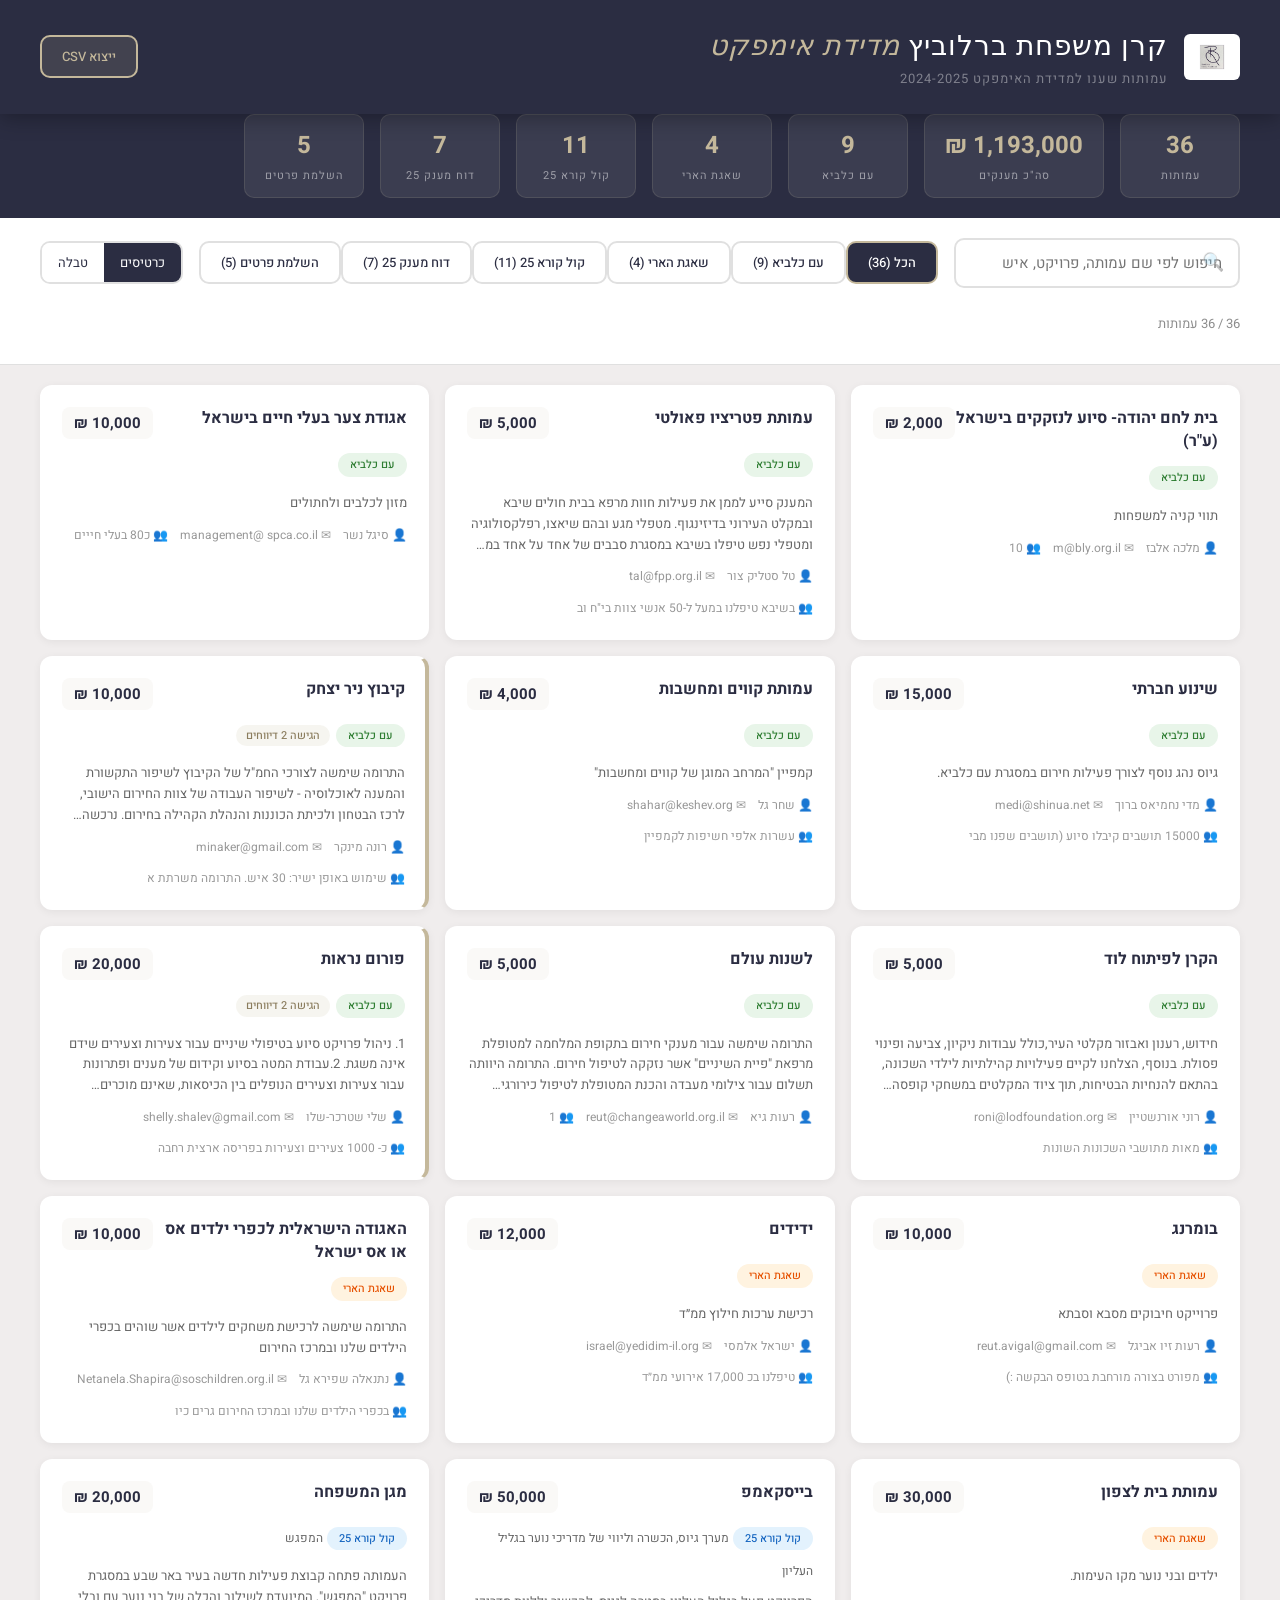
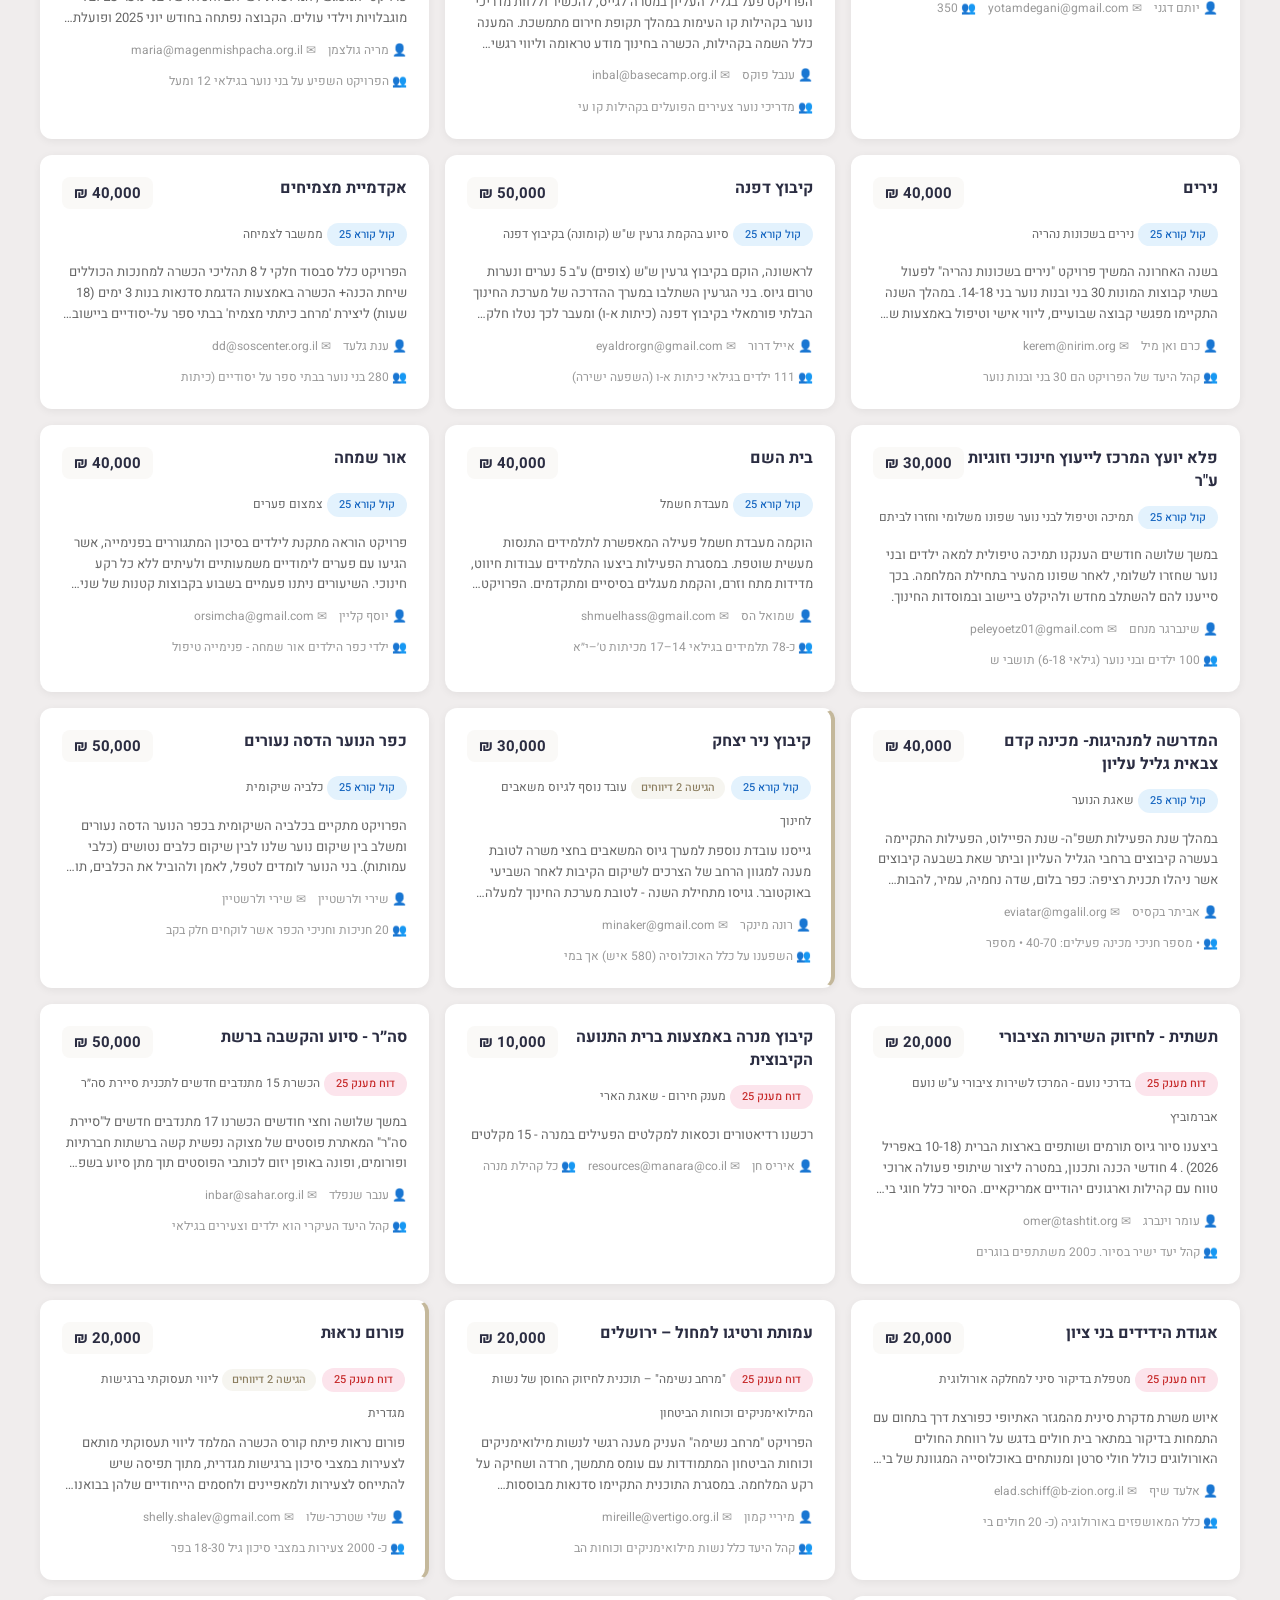
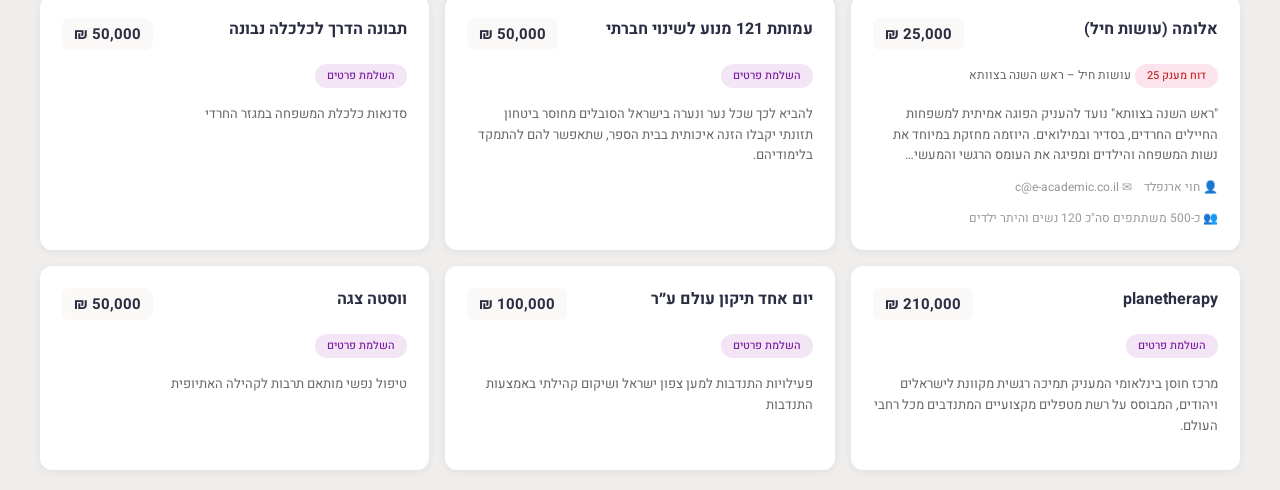
<file: berelovitz-crm.html>
<!DOCTYPE html>
<html lang="he" dir="rtl">
<head>
<meta charset="UTF-8">
<meta name="viewport" content="width=device-width, initial-scale=1.0">
<title>קרן ברלוביץ - מדידת אימפקט</title>
<link href="https://fonts.googleapis.com/css2?family=Cormorant+Garamond:ital,wght@0,300;0,400;0,500;0,600;1,300;1,400&family=Inter:wght@300;400;500;600&family=Heebo:wght@300;400;500;700&display=swap" rel="stylesheet">
<style>
*{margin:0;padding:0;box-sizing:border-box}
:root{--ink:#2B2D42;--warm:#C4B89B;--light:#F0EDED;--lighter:#FAF9F7;--white:#fff;--green:#2e7d32;--blue:#1565c0;--orange:#e65100;--purple:#7b1fa2;--red:#c62828}
body{font-family:'Heebo','Inter',sans-serif;background:var(--light);color:var(--ink);line-height:1.6;min-height:100vh}

/* Header */
.header{background:var(--ink);padding:24px 40px;display:flex;align-items:center;justify-content:space-between;position:sticky;top:0;z-index:100;box-shadow:0 4px 20px rgba(0,0,0,.3)}
.header-right{display:flex;align-items:center;gap:16px}
.header h1{font-family:'Cormorant Garamond',serif;font-weight:300;font-size:28px;color:var(--white);letter-spacing:1px}
.header h1 em{color:var(--warm);font-style:italic;font-weight:400}
.header .subtitle{font-size:13px;color:rgba(255,255,255,.4);letter-spacing:1px}

/* Stats bar */
.stats-bar{background:var(--ink);padding:0 40px 20px;display:flex;gap:16px;flex-wrap:wrap}
.stat{background:rgba(255,255,255,.08);border-radius:10px;padding:12px 20px;text-align:center;min-width:120px;border:1px solid rgba(196,184,155,.15)}
.stat .num{font-size:24px;font-weight:700;color:var(--warm)}
.stat .label{font-size:11px;color:rgba(255,255,255,.5);letter-spacing:1px;text-transform:uppercase;margin-top:2px}

/* Controls */
.controls{padding:20px 40px;display:flex;gap:16px;align-items:center;flex-wrap:wrap;background:var(--white);border-bottom:1px solid #e0e0e0}
.search-box{flex:1;min-width:250px;position:relative}
.search-box input{width:100%;padding:12px 16px 12px 44px;border:2px solid #e0e0e0;border-radius:10px;font-size:15px;font-family:'Heebo',sans-serif;transition:all .3s;background:var(--white)}
.search-box input:focus{outline:none;border-color:var(--warm);box-shadow:0 0 0 3px rgba(196,184,155,.2)}
.search-box::before{content:'🔍';position:absolute;right:16px;top:50%;transform:translateY(-50%);font-size:18px;opacity:.4}
.filter-btn{padding:10px 20px;border:2px solid #e0e0e0;border-radius:10px;background:var(--white);cursor:pointer;font-family:'Heebo',sans-serif;font-size:13px;font-weight:500;transition:all .3s;color:var(--ink)}
.filter-btn:hover,.filter-btn.active{border-color:var(--warm);background:var(--ink);color:var(--white)}
.view-toggle{display:flex;border:2px solid #e0e0e0;border-radius:10px;overflow:hidden}
.view-toggle button{padding:10px 16px;border:none;background:var(--white);cursor:pointer;font-family:'Heebo',sans-serif;font-size:13px;transition:all .3s;color:var(--ink)}
.view-toggle button.active{background:var(--ink);color:var(--white)}
.count-badge{font-size:13px;color:#8D8D8D;padding:10px 0}

/* Cards grid */
.cards-grid{padding:20px 40px;display:grid;grid-template-columns:repeat(auto-fill, minmax(340px, 1fr));gap:16px}
.card{background:var(--white);border-radius:12px;padding:20px;cursor:pointer;transition:all .3s;border:2px solid transparent;box-shadow:0 2px 8px rgba(0,0,0,.06)}
.card:hover{border-color:var(--warm);box-shadow:0 8px 24px rgba(0,0,0,.1);transform:translateY(-2px)}
.card.multi-track{border-right:4px solid var(--warm)}
.multi-badge{display:inline-block;background:rgba(196,184,155,.15);color:#8B7D5E;font-size:11px;font-weight:500;padding:2px 10px;border-radius:20px;margin-right:6px}
.crm-table tr.multi-row td:first-child{border-right:4px solid var(--warm)}
.card-header{display:flex;justify-content:space-between;align-items:flex-start;margin-bottom:12px}
.card-org{font-size:16px;font-weight:700;color:var(--ink);line-height:1.4}
.card-amount{font-size:15px;font-weight:700;color:var(--ink);white-space:nowrap;background:var(--lighter);padding:4px 12px;border-radius:8px}
.card-track{display:inline-block;padding:3px 12px;border-radius:20px;font-size:11px;font-weight:500;margin-bottom:8px}
.track-kalvia{background:#e8f5e9;color:#2e7d32}
.track-shaagat{background:#fff3e0;color:#e65100}
.track-kolkore{background:#e3f2fd;color:#1565c0}
.track-doch{background:#fce4ec;color:#c62828}
.track-hashlama{background:#f3e5f5;color:#7b1fa2}
.card-what{font-size:13px;color:#666;line-height:1.6;margin-top:8px;display:-webkit-box;-webkit-line-clamp:3;-webkit-box-orient:vertical;overflow:hidden}
.card-meta{display:flex;gap:12px;margin-top:12px;font-size:12px;color:#999;flex-wrap:wrap}
.card-meta span{display:flex;align-items:center;gap:4px}

/* Table view */
.table-container{padding:20px 40px;overflow-x:auto}
.crm-table{width:100%;border-collapse:collapse;background:var(--white);border-radius:12px;overflow:hidden;box-shadow:0 2px 12px rgba(0,0,0,.08);font-size:13px}
.crm-table thead{background:var(--ink);color:var(--white)}
.crm-table th{padding:14px 12px;text-align:right;font-weight:500;font-size:12px;position:sticky;top:68px;z-index:10;background:var(--ink);white-space:nowrap;cursor:pointer;user-select:none}
.crm-table th:hover{background:#3a3c56}
.crm-table th .sort-arrow{margin-right:4px;opacity:.4;font-size:10px}
.crm-table th.sorted .sort-arrow{opacity:1;color:var(--warm)}
.crm-table td{padding:10px 12px;border-bottom:1px solid #eee;vertical-align:top;line-height:1.6;max-width:300px}
.crm-table tr{cursor:pointer;transition:background .2s}
.crm-table tr:hover td{background:#f9f7f4}
.crm-table .org-cell{font-weight:700;color:var(--ink);white-space:nowrap}
.crm-table .amount-cell{font-weight:700;white-space:nowrap}
.crm-table .truncate{display:-webkit-box;-webkit-line-clamp:2;-webkit-box-orient:vertical;overflow:hidden;max-width:250px}

/* Modal */
.modal-overlay{position:fixed;top:0;left:0;right:0;bottom:0;background:rgba(0,0,0,.6);z-index:200;display:none;align-items:center;justify-content:center;padding:20px;backdrop-filter:blur(4px)}
.modal-overlay.open{display:flex}
.modal{background:var(--white);border-radius:16px;max-width:800px;width:100%;max-height:90vh;overflow-y:auto;box-shadow:0 20px 60px rgba(0,0,0,.3)}
.modal-header{background:var(--ink);padding:28px 32px;border-radius:16px 16px 0 0;position:sticky;top:0;z-index:10}
.modal-header h2{font-family:'Cormorant Garamond',serif;font-weight:400;font-size:26px;color:var(--white);letter-spacing:1px}
.modal-header .modal-track{margin-top:6px}
.modal-close{position:absolute;top:20px;left:20px;width:36px;height:36px;border-radius:50%;border:1px solid rgba(255,255,255,.2);background:transparent;color:var(--white);font-size:20px;cursor:pointer;display:flex;align-items:center;justify-content:center;transition:all .3s}
.modal-close:hover{background:rgba(255,255,255,.1)}
.modal-body{padding:28px 32px}
.modal-section{margin-bottom:24px}
.modal-section-title{font-size:11px;text-transform:uppercase;letter-spacing:2px;color:var(--warm);font-weight:700;margin-bottom:8px;padding-bottom:6px;border-bottom:1px solid var(--light)}
.modal-section-content{font-size:14px;color:#444;line-height:1.8;white-space:pre-wrap}
.modal-grid{display:grid;grid-template-columns:1fr 1fr;gap:16px}
.modal-field{background:var(--lighter);border-radius:8px;padding:12px 16px}
.modal-field-label{font-size:11px;text-transform:uppercase;letter-spacing:1px;color:#999;font-weight:500;margin-bottom:4px}
.modal-field-value{font-size:14px;color:var(--ink);font-weight:500}
.modal-field-value a{color:var(--blue);text-decoration:none}
.modal-field-value a:hover{text-decoration:underline}
.modal-amount{font-size:28px;font-weight:700;color:var(--ink);text-align:center;padding:16px;background:var(--lighter);border-radius:12px;margin-bottom:24px}
.modal-amount span{font-size:14px;font-weight:400;color:#999;display:block;margin-top:4px}

/* Management section */
.mgmt-section{background:#fafafa;border:2px solid #e0e0e0;border-radius:12px;padding:20px;margin-top:24px}
.mgmt-title{font-size:13px;font-weight:700;color:var(--ink);margin-bottom:16px;padding-bottom:8px;border-bottom:2px solid var(--warm)}
.mgmt-row{display:flex;align-items:center;gap:12px;margin-bottom:12px;flex-wrap:wrap}
.mgmt-row label{font-size:13px;font-weight:500;color:#555;min-width:120px}
.mgmt-toggle{appearance:none;width:44px;height:24px;background:#ccc;border-radius:12px;position:relative;cursor:pointer;transition:all .3s;border:none;flex-shrink:0}
.mgmt-toggle:checked{background:var(--green)}
.mgmt-toggle::after{content:'';position:absolute;top:2px;right:2px;width:20px;height:20px;background:#fff;border-radius:50%;transition:all .3s;box-shadow:0 1px 3px rgba(0,0,0,.2)}
.mgmt-toggle:checked::after{right:22px}
.mgmt-input{padding:8px 12px;border:1px solid #ddd;border-radius:8px;font-family:'Heebo',sans-serif;font-size:13px;flex:1;min-width:150px}
.mgmt-input:focus{outline:none;border-color:var(--warm)}
.mgmt-select{padding:8px 12px;border:1px solid #ddd;border-radius:8px;font-family:'Heebo',sans-serif;font-size:13px;background:var(--white);cursor:pointer;min-width:150px}
.mgmt-select:focus{outline:none;border-color:var(--warm)}
.status-dot{width:10px;height:10px;border-radius:50%;display:inline-block;margin-left:6px}
.status-dot.green{background:#4caf50}
.status-dot.orange{background:#ff9800}
.status-dot.red{background:#f44336}
.status-dot.gray{background:#bbb}
.card-status-bar{display:flex;gap:6px;margin-top:8px;align-items:center;font-size:11px;color:#888}
.card-status-bar .pill{padding:2px 8px;border-radius:10px;font-size:10px;font-weight:500}
.pill.sent{background:#e8f5e9;color:#2e7d32}
.pill.not-sent{background:#fce4ec;color:#c62828}

/* Export button */
.export-btn{padding:10px 20px;border:2px solid var(--warm);border-radius:10px;background:rgba(196,184,155,.15);cursor:pointer;font-family:'Heebo',sans-serif;font-size:13px;font-weight:500;color:var(--warm);transition:all .3s;white-space:nowrap}
.export-btn:hover{background:var(--warm);color:var(--ink)}
.header-logo{height:46px;border-radius:6px;background:#fff;padding:5px 10px;object-fit:contain}
.header-left{display:flex;align-items:center;gap:12px}

/* Empty state */
.empty-state{text-align:center;padding:60px 20px;color:#999}
.empty-state .icon{font-size:48px;margin-bottom:16px;opacity:.3}
.empty-state p{font-size:16px}

/* Responsive */
@media(max-width:768px){
  .header{padding:16px 20px;flex-direction:column;gap:8px}
  .stats-bar{padding:0 20px 16px;gap:8px}
  .stat{min-width:80px;padding:8px 12px}
  .stat .num{font-size:18px}
  .controls{padding:12px 20px;gap:10px}
  .cards-grid{padding:12px 20px;grid-template-columns:1fr}
  .table-container{padding:12px 20px}
  .modal-body{padding:20px}
  .modal-grid{grid-template-columns:1fr}
  .search-box{min-width:unset}
}
</style>
</head>
<body>

<div class="header">
  <div class="header-right">
    <img src="[data-uri]" alt="קרן ברלוביץ" class="header-logo">
    <div>
      <h1>קרן משפחת ברלוביץ <em>מדידת אימפקט</em></h1>
      <div class="subtitle">עמותות שענו למדידת האימפקט 2024-2025</div>
    </div>
  </div>
  <button class="export-btn" onclick="exportCSV()">ייצוא CSV</button>
</div>

<div class="stats-bar" id="statsBar"></div>

<div class="controls">
  <div class="search-box">
    <input type="text" id="searchInput" placeholder="חיפוש לפי שם עמותה, פרויקט, איש קשר..." oninput="filterData()">
  </div>
  <div id="filterButtons"></div>
  <div class="view-toggle">
    <button class="active" onclick="setView('cards',this)">כרטיסים</button>
    <button onclick="setView('table',this)">טבלה</button>
  </div>
  <div class="count-badge" id="countBadge"></div>
</div>

<div id="cardsView" class="cards-grid"></div>
<div id="tableView" class="table-container" style="display:none"></div>

<div class="modal-overlay" id="modal" onclick="if(event.target===this)closeModal()">
  <div class="modal">
    <div class="modal-header">
      <h2 id="modalTitle"></h2>
      <div id="modalTrack" class="modal-track"></div>
      <button class="modal-close" onclick="closeModal()">&times;</button>
    </div>
    <div class="modal-body" id="modalBody"></div>
  </div>
</div>

<script>
const DATA = [{"track": "עם כלביא", "org": "בית לחם יהודה- סיוע לנזקקים בישראל (ע\"ר)", "project": "", "contact": "מלכה אלבז", "email": "m@bly.org.il", "phone": "0543820037", "amount": 2000.0, "what_for": "תווי קניה למשפחות", "beneficiaries": 10.0, "problem": "", "results": "", "measurement": "", "budget_use": "", "notes": "בתודה ובהערכה על הכל!!", "timestamp": "2026-04-19 14:46:50.877000"}, {"track": "עם כלביא", "org": "עמותת פטריציו פאולטי", "project": "", "contact": "טל סטליק צור", "email": "tal@fpp.org.il", "phone": "0544544431", "amount": 5000.0, "what_for": "המענק סייע לממן את פעילות חוות מרפא בבית חולים שיבא ובמקלט העירוני בדיזינגוף. מטפלי מגע ובהם שיאצו, רפלקסולוגיה ומטפלי נפש טיפלו בשיבא במסגרת סבבים של אחד על אחד במשך 20 דק לאנשי צוות.  בנוסף התקיימה סדנת מיינדפולנס עם אוזניות שהעברנו בסבבים לקבוצות של אנשי צוות.\nקיימנו באותו הזמן טיפולי מגע במקלט העירוני בדיזינגוף - העברנו טיפולים לתושבים שברחו לשם.", "beneficiaries": "בשיבא טיפלנו במעל ל-50 אנשי צוות בי\"ח ובדיזינגוף סנטר טיפלנו בקרוב בכ-50 תושבים ששהו במקלט בזמנו.", "problem": "", "results": "", "measurement": "", "budget_use": "", "notes": "בזכות תמיכת קרן ברלוביץ במצב חירום זה, הסתייע לצוות החווה להעניק טיפול משמעותי לצוותים הרפואיים בשיבא, יחד עם תושבים בדיזינגוף סנטר. המסגרת הטיפולית שהוענקה לצוותים בזמן המלחמה התרחבה והפכה למסגרת שחזרה על עצמה במימון בית החולים עבור צוות המיון של שיבא ואנו שמחים וגאים לתת שירות משמעותי בזכות תמיכות מסוג זה", "timestamp": "2026-04-19 15:49:37.264000"}, {"track": "עם כלביא", "org": "אגודת צער בעלי חיים בישראל", "project": "", "contact": "סיגל נשר", "email": "management@ spca.co.il", "phone": "0544789584", "amount": 10000.0, "what_for": "מזון לכלבים ולחתולים", "beneficiaries": "כ80 בעלי חייים ", "problem": "", "results": "", "measurement": "", "budget_use": "", "notes": "תרומה קריטית במצב מלחמה כשכל מקורות ההאנסה נסגקים", "timestamp": "2026-04-19 16:52:48.680000"}, {"track": "עם כלביא", "org": "שינוע חברתי", "project": "", "contact": "מדי נחמיאס ברוך", "email": "medi@shinua.net", "phone": "0542276932", "amount": 15000.0, "what_for": "גיוס נהג נוסף לצורך פעילות חירום במסגרת עם כלביא. ", "beneficiaries": "15000 תושבים קיבלו סיוע (תושבים שפנו מביתם, במקלטים ובבית חולים)", "problem": "", "results": "", "measurement": "", "budget_use": "", "notes": "לא. ", "timestamp": "2026-04-19 17:06:29.046000"}, {"track": "עם כלביא", "org": "עמותת קווים ומחשבות", "project": "", "contact": "שחר גל", "email": "shahar@keshev.org", "phone": "0547744439", "amount": 4000.0, "what_for": "קמפיין \"המרחב המוגן של קווים ומחשבות\"", "beneficiaries": "עשרות אלפי חשיפות לקמפיין", "problem": "", "results": "", "measurement": "", "budget_use": "", "notes": "10% מכלל האוכלוסייה מתמודדת עם הפרעת קשב, (להם מתווספים המשפחות, החברים המטפלים, הרופאים, המורים.....) והפידבקים שקיבלנו מהקהילה על הקמפיין הזה היו מדהימים. אנשים עלו למפגשי זום מיוחדים להתמודדות עם המצב – לשיח, שיתוף ופריקה רגשית, לזכור שאנחנו לא לבד.\nנוצר מרחב בטוח לפרוק, לשתף, להיות ביחד.", "timestamp": "2026-04-20 11:30:10.698000"}, {"track": "עם כלביא", "org": "קיבוץ ניר יצחק", "project": "", "contact": "רונה מינקר", "email": "minaker@gmail.com", "phone": "0524269969", "amount": 10000.0, "what_for": "התרומה שימשה לצורכי החמ\"ל של הקיבוץ לשיפור התקשורת והמענה לאוכלוסיה - לשיפור העבודה של צוות החירום הישובי, לרכז הבטחון ולכיתת הכוננות והנהלת הקהילה בחירום. נרכשה מערכת לתקשורת המאפשרת פגישות מרחוק: רמקולים, מיקרופון ומצלמה. התקיימו שידורים בזמן המלחמה לכלל האוכלוסיה מהחמ\"ל בזכות הציוד שנרכש והתאפשר המשך תפקוד וקיום שיחות קיבוץ בזכות התקנת הציוד בתוך החמ\"ל המוגן.  עם היתרה, נרכשה פינת ישיבה והצללה לטובת צוות החירום - מאפשרת ישיבה בחוץ וחשיבה משותפת בכניסה למבנה - דבר שלא התאפשר לפני כן.", "beneficiaries": "שימוש באופן ישיר: 30 איש. התרומה משרתת את כלל הקהילה: כ-580 איש", "problem": "", "results": "", "measurement": "", "budget_use": "", "notes": "תודה רבה על הסיוע! התרומה עזרה לנו לעשות שינוי גדול ומשמעותי ולתקשר עם האוכלוסיה ולהמשיך לקיים מפגשים ושיחות של הקהילה בזום - גם בזמן מלחמה, מתוך מקום מוגן. ", "timestamp": "2026-04-20 12:27:56.846000"}, {"track": "עם כלביא", "org": "הקרן לפיתוח לוד", "project": "", "contact": "רוני אורנשטיין", "email": "roni@lodfoundation.org", "phone": "054-5551661", "amount": 5000.0, "what_for": "חידוש, רענון  ואבזור מקלטי העיר,כולל עבודות ניקיון, צביעה ופינוי פסולת. בנוסף, הצלחנו לקיים פעילויות קהילתיות לילדי השכונה, בהתאם להנחיות הבטיחות, תוך ציוד המקלטים במשחקי קופסה וקלפים ליצירת תחושת ביטחון, שגרה ורוגע עבור הילדים והתושבים", "beneficiaries": "מאות מתושבי השכונות השונות", "problem": "", "results": "", "measurement": "", "budget_use": "", "notes": "כל העשייה בוצעה בסיוע עשרות מתנדבים מרחבי העיר, ובשיתוף פעולה מלא עם עיריית לוד, אגף הרווחה ואגף שפ\"ע.", "timestamp": "2026-04-20 12:29:24.243000"}, {"track": "עם כלביא", "org": "לשנות עולם ", "project": "", "contact": "רעות גיא ", "email": "reut@changeaworld.org.il", "phone": "0549773412", "amount": 5000.0, "what_for": "התרומה שימשה עבור מענקי חירום בתקופת המלחמה למטופלת מרפאת \"פיית השיניים\" אשר נזקקה לטיפול חירום. התרומה היוותה תשלום עבור צילומי מעבדה והכנת המטופלת לטיפול כירורגי מסובך ויקר במיוחד. ", "beneficiaries": 1.0, "problem": "", "results": "", "measurement": "", "budget_use": "", "notes": "הודעה שקיבלנו מהמטופלת : הי רעות מה שלומך? ביום ראשון עברתי את הניתוח להוצאת הצ'יסטה ועקירת השיניים ובקרוב מתחילה תקופה חדשה של תקווה ואושר שסוף סוף אוכל לאכול בלי לסבול מכאבים ולא לחיות על מזון רך ולהיות מוגבלת. אלפי תודות על המאמץ האדיר שהשקעת כדי לשפר את איכות חיי באופן מהותי. תבורכי . ", "timestamp": "2026-04-21 17:23:15.025000"}, {"track": "עם כלביא", "org": "פורום נראות ", "project": "", "contact": "שלי שטרכר-שלו", "email": "shelly.shalev@gmail.com", "phone": "058-4461611", "amount": 20000.0, "what_for": "1.\tניהול פרויקט סיוע בטיפולי שיניים עבור צעירות וצעירים שידם אינה משגת. 2.עבודת המטה בסיוע וקידום של מענים ופתרונות עבור צעירות וצעירים הנופלים בין הכיסאות, שאינם מוכרים בתכנית יתד. \n", "beneficiaries": "כ- 1000 צעירים וצעירות בפריסה ארצית רחבה.", "problem": "", "results": "", "measurement": "", "budget_use": "", "notes": "תודה רבה על הסיוע התמיכה לאורך כל המלחמה ובפרט בעם כלביא כשהמטה שלנו עבד ביתר שאת ובמשאבים מאד מצומצמים. ", "timestamp": "2026-04-26 09:57:05.030000"}, {"track": "שאגת הארי", "org": "בומרנג", "project": "", "contact": "רעות זיו אביגל", "email": "reut.avigal@gmail.com", "phone": "050-6217928", "amount": 10000.0, "what_for": "פרוייקט חיבוקים מסבא וסבתא", "beneficiaries": "מפורט בצורה מורחבת בטופס הבקשה :) ", "problem": "", "results": "", "measurement": "", "budget_use": "", "notes": "אלף תודות ", "timestamp": "2026-04-19 15:05:44.928000"}, {"track": "שאגת הארי", "org": "ידידים ", "project": "", "contact": "ישראל אלמסי ", "email": "israel@yedidim-il.org", "phone": "0502744045", "amount": 12000.0, "what_for": "רכישת ערכות חילוץ ממ״ד", "beneficiaries": "טיפלנו בכ 17,000 אירועי ממ״ד ", "problem": "", "results": "", "measurement": "", "budget_use": "", "notes": "תודה, נתתם לנו המון כח!", "timestamp": "2026-04-19 15:22:22.120000"}, {"track": "שאגת הארי", "org": "האגודה הישראלית לכפרי ילדים אס או אס ישראל", "project": "", "contact": "נתנאלה שפירא גל", "email": "Netanela.Shapira@soschildren.org.il", "phone": "0507582994", "amount": 10000.0, "what_for": "התרומה שימשה לרכישת משחקים לילדים אשר שוהים בכפרי הילדים שלנו ובמרכז החירום", "beneficiaries": "בכפרי הילדים שלנו ובמרכז החירום גרים כיום כ - 150 ילדים. המשחקים נועדו לרווחתם של כל הילדים. ", "problem": "", "results": "", "measurement": "", "budget_use": "", "notes": "תודה על התגייסותכם ותמיכתכם.", "timestamp": "2026-04-20 09:23:17.982000"}, {"track": "שאגת הארי", "org": "עמותת בית לצפון", "project": "", "contact": "יותם דגני", "email": "yotamdegani@gmail.com", "phone": "0547704098", "amount": 30000.0, "what_for": "ילדים ובני נוער מקו העימות.", "beneficiaries": 350.0, "problem": "", "results": "", "measurement": "", "budget_use": "", "notes": "תודה רבה על התמיכה - הסיוע שלכם עזר לנו לעבור תקופה מאוד מורכבת, ולהעניק פעילויות הפגה ולתמוך בפעילויות מותאמות לילדים ובני נוער במרחבים בטוחים. התמיכה הייתה משמעותית מאוד הן לילדים ובני הנוער, והן להורים, אשר גם הם עברו ועודם עוברים תקופה מורכבת מאוד. תודה רבה על האמון בנו ותודה רבה על השותפות.", "timestamp": "2026-04-21 06:16:58.090000"}, {"track": "קול קורא 25", "org": "בייסקאמפ", "project": "מערך גיוס, הכשרה וליווי של מדריכי נוער בגליל העליון", "contact": "ענבל פוקס", "email": "inbal@basecamp.org.il", "phone": "0546319017", "amount": "50,000 ש\"ח", "what_for": "הפרויקט פעל בגליל העליון במטרה לגייס, להכשיר וללוות מדריכי נוער בקהילות קו העימות במהלך תקופת חירום מתמשכת.\nהמענה כלל השמה בקהילות, הכשרה בחינוך מודע טראומה וליווי רגשי ומקצועי שוטף.\nהמדריכים פעלו ליצירת רצף חינוכי, חיזוק קשרים אישיים והפעלת בני הנוער בתנאי מלחמה מורכבים.", "beneficiaries": "מדריכי נוער צעירים הפועלים בקהילות קו עימות, ובאמצעותם בני ובנות הנוער, משפחותיהם והקהילות המקומיות.\nמעל 15 מדריכי נוער (גילאי 21+)\nכ-300–500 בני ובנות נוער (כיתות ז'–י\"ב)\nאזור: קהילות הגליל העליון, כולל יישובים צמודי גדר", "problem": "מחסור בכוח אדם חינוכי יציב ומקצועי בקהילות קו העימות, לצד פגיעה ברצף החינוכי ועלייה בסיכונים רגשיים וחברתיים בקרב בני נוער בתקופת מלחמה.", "results": "- עלייה של כ-30% בהשתתפות בני נוער בפעילויות קהילתיות\n- כ-80% מבני הנוער ביישובים המלווים השתתפו בפעילות אחת לפחות בשבוע\n- הפעלה רציפה של מסגרות חינוכיות ב-10+ קהילות במהלך תקופת הלחימה בצפון ומול איראן \"שאגת הארי\"\n- קיום של 200+ מפגשים קבוצתיים ופרטניים עם בני נוער\n- קיום ליווי רגשי שוטף ללמעלה מ-70% מהמדריכים\n- שימור של כ-80% מהמדריכים בתפקיד לאורך התקופה\n- יציאה של כ-250 בני נוער לפעילות הפוגה מרוכזת - פעילות התרעננות חינוכית בזמן המלחמה בניצנה", "measurement": "באמצעות דיווחים שבועיים של המדריכים במערכת מעקב, סיכומי ליווי מקצועי ורגשי, רישומי נוכחות בפעילויות ומפגשים, ומשוב שוטף ממנהלי חינוך קהילתיים.", "budget_use": "גיוס ומיון מדריכים -  הובלת קמפיינים מקוונים, הפקת ימי הערכה וראיונות אישיים\nהפעלת סמינר הכשרה מקצועי בקיץ - לכ-12 מדריכים - לוגיסטיקה, תוכן והנחייה מקצועית\nפיתוח והפעלת מפגשי הכשרה מקצועיים לאורך השנה, לעובדי הארגון וימי למידת עמיתים למדריכים באזור.\nהוצאות תפעול וליווי בשטח - נסיעות, ביקורים בשטח, פגישות צוות\nפיתוח כלי עבודה מקצועיים ומערכות מעקב ומדידה - פלטפורמות לניהול נוכחות של בני הנוער", "notes": "מודים לך מקרב לך על התמיכה, נשמח מאוד ליצור קשר לבדיקת המשך מימון הפרויקט בגליל העליון לשנת הפעילות הבאה תשפ\"ז. ", "timestamp": "2026-04-19 16:23:43.426000"}, {"track": "קול קורא 25", "org": "מגן המשפחה", "project": "המפגש", "contact": "מריה גולצמן", "email": "maria@magenmishpacha.org.il", "phone": "0546105116", "amount": 20000.0, "what_for": "העמותה פתחה קבוצת פעילות חדשה בעיר באר שבע במסגרת פרויקט \"המפגש\", המיועדת לשילוב והכלה של בני נוער עם ובלי מוגבלויות וילדי עולים. הקבוצה נפתחה בחודש יוני 2025 ופועלת במטרה לקדם השתלבות חברתית, מיומנויות תקשורת ותחושת שייכות בקהילה. במסגרת הפעילות מתקיימים מפגשים קבוצתיים קבועים שבועיים בליווי מדריכים מקצועיים.", "beneficiaries": "הפרויקט השפיע על בני נוער בגילאי 12 ומעלה בבאר שבע, כאשר במהלך שנת 2025 השתתפו בפעילות באופן קבוע 20 בני נוער.", "problem": "הצורך המרכזי היה יצירת מסגרת חברתית נגישה ומותאמת לבני נוער עם מוגבלות, אשר חווים קושי ביצירת קשרים חברתיים ובהשתלבות חברתית, במיוחד במשפחות עולים בעיר באר שבע.", "results": "20 בני נוער השתתפו בפעילות באופן קבוע במהלך שנת 2025.\nנרשמה נוכחות ממוצעת של כ-85% במפגשים השבועיים.\n90% מהמשתתפים שולבו במסגרת חברתית קבועה חדשה בעיר באר שבע.\nמאז פתיחת הקבוצה ביוני 2025 התקיימו 26 מפגשים קבוצתיים בשנת 2025.", "measurement": "המדידה בוצעה באמצעות רישום נוכחות קבוע, טבלת משתתפים מסודרת ותצפיות שוטפות של המדריכות על התקדמות הילדים במסגרת הפעילות הקבוצתית.", "budget_use": "3,173.57 ₪ הוקצו לרכישת ציוד וחומרים לפעילות קבוצתית לילדים ובני נוער.\n16,826.43 ₪ הוקצו לתשלום שכר למדריכות הקבועות המפעילות את הקבוצה.", "notes": "אנו מודים לקרן ברלוביץ על התמיכה שאפשרה פתיחת קבוצה חדשה בבאר שבע והרחבת המענה לילדים ובני נוער הזקוקים למסגרת חברתית מותאמת ויציבה. התמיכה תרמה ליצירת רצף פעילות משמעותי עבור המשתתפים ולחיזוק תחושת השייכות שלהם בקהילה. נשמח גם השנה להגיש מועמדות לקול הקורא החדש עם פרסומו ולהמשיך להרחיב את העשייה למען הילדים ובני הנוער.", "timestamp": "2026-04-20 10:28:25.966000"}, {"track": "קול קורא 25", "org": "נירים ", "project": "נירים בשכונות נהריה ", "contact": "כרם ואן מיל ", "email": "kerem@nirim.org ", "phone": "0528931858", "amount": 40000.0, "what_for": "בשנה האחרונה המשיך פרויקט \"נירים בשכונות נהריה\" לפעול בשתי קבוצות המונות 30 בני ובנות נוער בני 14-18. במהלך השנה התקיימו מפגשי קבוצה שבועיים, ליווי אישי וטיפול באמצעות שטח שכלל 2 מסעות-פתיחת שנה, וחנוכה (מסע פסח התבטל בשל המלחמה וזז לקיץ). כל זה לצד הכנת הנוער לגיוס לצבא ולשירות לאומי. בזמן מבצע \"שאגת הארי\" הצוות המשיך ללוות את המשתתפים בשכונות, במקלטים, בביקורי בית ובעזרה בלמידה מרחוק. כל זה על מנת לייצר ביטחון, שגרה ותמיכה ברגעי שהכי צריך. ", "beneficiaries": "קהל היעד של הפרויקט הם 30 בני ובנות נוער בגילאי 14-18 משכונות המצוקה של נהריה, המגיעים מרקע סוציו-אקונומי נמוך וממשפחות מעוטות יכולות עם היעדר סמכות הורית. מדובר בנוער המתמודד עם קשיי החזקה במסגרות, קשיי למידה וחוסר ביטחון עצמי, ורבים מהם חשופים לשימוש בחומרים ממכרים כגון אלכוהול וסמים.", "problem": "למעלה מ־440,000 ילדים ובני נוער בישראל מוגדרים כמצויים בסיכון קיצוני. שנתיים של מלחמה מתמשכת הותירו פגיעה עמוקה ומתמשכת. מחקר של מבקר המדינה מצביע על עלייה חדה במעצרים של בני נוער ובמעורבותם בהתנהגויות מסכנות או עברייניות, תופעה הקשורה באופן ישיר להשפעות המלחמה. מחקר עדכני שנערך על ידי פרופ' יפית סולימני וד\"ר יובל פלדי (2024) מצא כי 40% מהצעירים שנפגעו מהמלחמה דיווחו על ירידה בתחושת המסוגלות העצמית ועל צורך מוגבר בליווי ותמיכה פסיכו־סוציאלית מתמשכת. רק חלק קטן מהנוער מקבל את התמיכה לה הוא זקוק. כאן נירים בשכונות נכנסת לתמונה. ", "results": "התמדה במסגרות חינוכיות- עליה של כ-10% בהתמדה במסגרות חינוכיות. \nשיפור בציוני המשתתפים- עלייה של כ-15% בציונים.\n", "measurement": "הנתונים לא נמדדו בצורה מדויקת אלא באמצעות נתוני משרד החינוך ובית הספר עשינו הערכה על שני המדדים שצוינו. ", "budget_use": "14,145 ש\"ח - ציוד פעילות - הסעות לימי שטח, ציוד לימי שטח, ציוד למסעות, כיבוד \n56,496 ש\"ח - משכורות מדריכים. שני מדריכים ב 70% משרה.\n\n", "notes": "שנת הפעילות שלנו נגמרת באוגוסט (אנחנו עובדים בשנת בית ספר) ונשמח לשלוח דיווח מעודכן בסוף השנה ", "timestamp": "2026-04-20 15:54:40.783000"}, {"track": "קול קורא 25", "org": "קיבוץ דפנה", "project": "סיוע בהקמת גרעין ש\"ש (קומונה) בקיבוץ דפנה", "contact": "אייל דרור", "email": "eyaldrorgn@gmail.com", "phone": "0506246423", "amount": 50000.0, "what_for": "לראשונה, הוקם בקיבוץ גרעין ש\"ש (צופים) ע\"ב 5 נערים ונערות טרום גיוס. \nבני הגרעין השתלבו במערך ההדרכה של מערכת החינוך הבלתי פורמאלי בקיבוץ דפנה (כיתות א-ו) ומעבר לכך נטלו חלק ואף הובילו פעילויות נוספות בקיבוץ למול אוכלוסיות נוספות", "beneficiaries": "111 ילדים בגילאי כיתות א-ו (השפעה ישירה)", "problem": "הקמה מחדש של מערכת החינוך הבלתי פורמאלי שהושבתה לחלוטין במשך כל זמן הפינוי מהקיבוץ (קרוב לשנתיים). מטרת הקמת הגרעין הייתה לסייע בהקמת מערך ההדרכה באמצעות שילובם במערכת כמדריכים", "results": "1. הוספת 5 מדריכים אפשרה לקיבוץ להפעיל את מערכת החינוך הבלתי פורמאלי 4 פעמים בשבוע ולא פעמיים כפי שהיה לפני הפינוי (מענה לצורך אקוטי שעלה מצד מרבית הקהילה במסגרת בקר שביצענו טרם החזרה מהפינוי)\n2. השפעה עקיפה על עוד כ 40 בני נוער (גילאי ז-ט) לאור מעורבותם אף בהדרכה של השכב\"צ בקיבוץ\n3. הובלת ארבעה אירועים קהילתיים וסיוע לצוות תרבות בביצוע של עוד שישה אירועים קהילתיים\n4. ביצוע שתי פעילויות עם ה\"וותיקון\" (האוכלוסייה הוותיקה של הקיבוץ)\n5. תמיכה בעשר בנות זוג של אנשי מילואים שגויסו במהלך מבצע \"שאגת הארי\" (סיוע עם הילדים)", "measurement": "הנתונים נמדדו הן באמצעות תצפיות ישירות, שיח עם ה\"לקוחות\" (הילדים בקיבוץ) והן עם מנהלי התוכנית (מנהל החינוך הבלתי פורמאלי בקיבוץ, אחראי הקומונה הקיבוצי, יו\"ר וועדת חינוך ועוד)", "budget_use": "סכום המענק אפשר לקיבוץ לשלם חלק משכר הדירה עבור הדירות שהקיבוץ שכר לקומונה וכן לרכוש ציוד לדירות. הלכה למעשה, המענק סייע לקיבוץ במימון רבע מעלות הפרויקט!!!", "notes": "הקמת פרויקט הש\"ש סוכמה בקיבוץ כפרויקט מוצלח מאוד, אשר איפשר לנו להפעיל מחדש את מערכת החינוך הבלתי פורמאלי עבור ילדינו ובאופן תכוף יותר מאשר היה לפני המלחמה! \nלאור זאת הוחלט, כי בשנה הקרובה הקומונה תגדל בלמעלה מחמישים אחוז ותעמוד על 8 נערים ונערות ולמעשה תחל את התנדבותה בקיבוץ כבר בחודש אוגוסט - כלומר תסייע בהפעלת המערכת גם במהלך חופשת הקיץ (הפעלה יומית, לשעות ארוכות יותר)\n\nבהזדמנות זאת נבקש להעביר תודתנו לקרן ברלוביץ על ההיענות והסיוע בעת מאתגרת זאת ואף נבקש לבחון המשך שיתוף פעולה עם הקרן גם במהלך השנה הבאה\n\nתודה רבה!", "timestamp": "2026-04-20 16:05:53.415000"}, {"track": "קול קורא 25", "org": "אקדמיית מצמיחים", "project": "ממשבר לצמיחה", "contact": "ענת גלעד", "email": "dd@soscenter.org.il", "phone": "0545881050", "amount": 40000.0, "what_for": "הפרויקט כלל סבסוד חלקי ל 8 תהליכי הכשרה למחנכות הכוללים שיחת הכנה+ הכשרה באמצעות הדגמת סדנאות בנות 3 ימים (18 שעות) ליצירת 'מרחב כיתתי מצמיח' בבתי ספר על-יסודיים ביישובי הצפון+ מפגשי ליווי+ חוברת כלים למחנכת להטמעת המשך של הכלים. התהליך מיועד להטמעה והכשרת המחנכת לחיזוק נורמות של תמיכה, פרגון, דחיפה להצלחה, הקריטיים לצמצום פערים ביישובים שנפגעו במיוחד בעקבות המלחמה הממושכת בצפון. ", "beneficiaries": "280 בני נוער בבתי ספר על יסודיים (כיתות ז'-יב') המתגוררים ומתחנכים ב3 יישובי הצפון המפונים וביישובים המתמודדים עם מצב בטחוני מתמשך (עברון, כרמיאל, גשר הזיו).", "problem": "המלחמה הממושכת ביישובי הצפון ב-3 השנים האחרונות, פוגעת בחוסן של בני נוער רבים, ומייצרת חסמים חברתיים המייצרים מרחב לא בטוח ללמידה, חקר ניסוי וטעיה. קשיים שעשויים לחבל בסיכוייהם של בני הנוער והצעירים ביישובים אלו בעתידם האקדמי ובהשתלבותם בשוק העבודה. מטרת התכנית היא לייצר בכיתות 'מרחבים 'מצמיחים' התומכים בחוסן הקבוצתי של בני הנוער, ומזמנים להם הזדמנויות לפיתוח מיומנויות רכות (SEL) הקריטיות לצמצום הפערים של אוכלוסיה זו.\n", "results": "*בשאלונים של 258/280 תלמידים שעברו את ההתערבות במסגרת הפרויקט: \n\n1. 69% מהתלמידים מעידים כי הם מרגישים שייכים ובטוחים יותר בכיתה בעקבות הסדנא\n2. 64% מהתלמידים מעידים כי הם מרגישים טוב ונוח יותר בכיתה בעקבות הסדנא\n3. 81% מהתלמידים מעידים כי בעקבות הסדנא הכירו טוב יותר את חבריהם לכיתה.\n4. 62.6% מהתלמידים מעידים כי יש יותר ביטויי איכפתיות ועזרה בין התלמידים בעקבות הסדנא\n5. 77.9% מהתלמידים מעידים כי בעקבות ההתערבות יפעלו כדי לגרום לתלמידים אחרים להרגיש טוב יותר בכיתה.\n\nבשאלונים של 6 מתוך 8 מחנכים שעברו את ההכשרה בפרויקט: \n\n1. 100% מהמורים בפרויקט דירגו בין 8-10 \"ההכשרה עזרה לי להבין איך לקדם חוסן כיתתי ומרחב כיתתי מצמיח\" (4 מהמשיבים דירגו 8, 1 דירג 9, 1 דירג 10)\n2.100% מהמורים בפרויקט דירגו בין 8-10 \"בהכשרה קיבלתי כלים לקידום חוסן כיתתי ומרחב כיתתי מצמיח\" (3 מהמשיבים דירגו 8, 2 דירגו 9, 1 דירג 10)\n3. 100% מהמורים בפרויקט דירגו בין 8-10 \"אני מתכוון להמשיך ליישם את הכלים שקיבלתי בהכשרה\" (2 דירגו 8, 2 דירגו 9, 2 דירגו 10).", "measurement": "בסיום כל פעילות של 'אקדמיית מצמיחים' מועברים למוטבים מהאוכלוסיות השונות (תלמידים ומחנכים) שאלונים המודדים את השפעת ההתערבות על מדדים מוגדרים מראש של 'אקלים כיתתי מצמיח' ותרומת התהליך השלם (שיחת הכנה, הכשרה באמצעות הדגמה, מפגשי ליווי וחוברת) להכשרת המחנך בכלים פרקטיים ואפקטיביים להבטחת המשכיות התהליך גם בסיום ההתערבות. ", "budget_use": "סדנא בעלות 7,020* 8 פעילויות* 65% סבסוד חלקי= 36,504 ש\"ח \nשעות הכנה וליווי - הכשרת מחנך בעלות 750* 8 פעילויות* 65% סבסוד חלקי= 3,900 ש\"ח\nחוברת הדרכה למחנך בעלות 25 ש\"ח *8 עותקים= 200 ש\"ח \nסה\"כ הוצאות בפרויקט= 40,604 ש\"ח. \n\n8 הפעילויות בפרויקט: \n1.בית ספר קציר- עצמון שגב, (כיתה י'+יא') 8-10/9/2025- 2 סדנאות סה\"כ\n2. בית ספר סולם צור- גשר הזיו, כיתה ח' 2-4/11/2025- 1 סדנה סה\"כ\n3. בית ספר אורט פסגות- כרמיאל, כיתה ח' 10-12/11/2025- 1 סדנה סה\"כ\n4. בית ספר אופק- עברון, 2 סדנאות (כיתה ז') 15-17/2/2026- 2 סדנאות סה\"כ\n5. בית ספר אופק- עברון, 1 סדנה (כיתה ז') 22-24/2/2026- 1 סדנה סה\"כ\n6. בית ספר אופק- עברון, 1 סדנה (כיתה ז')23-25/2/2026- 1 סדנה סה\"כ\n", "notes": "ציטוטים מתוך שאלוני תלמידים:\n\n\"הסדנא פותחת את הלב של אנשים וגורמת להם להגיד את הדעות שלהם ולדבר יותר ממה שהם מדברים בדרך כלל\" (תלמידת כיתה יא', עצמון שגב, כרמיאל)\n\"אהבתי שאנחנו לומדים אחד על השני ושאנחנו לומדים לכבד ולהעריך את האחר\" (תלמיד כיתה ח', סולם צור, גשר הזיו)\n\"אהבתי את המשחקי גיבוש כמו המשחק רגליים עיניים שהיה צריך החלפות איכותיות עם קשר עין כמו בנים עם בנות או ילדים שלא מדברים או חברים ביום יום ובמשחק הזה הרגשנו יותר בנוח בנים ובנות או ילדים שפחות מדברים\" (תלמיד כיתה ז', אופק עברון).\n\"אהבתי את המשחקים והרגעים המשמעותיים עם החברים, אני גם אהבתי איך שילדים נפתחו ועכשיו אני יודעת הרבה יותר על הכיתה שלי\" (תלמידת כיתה ז', אופק עברון)\n\"אהבתי שהמנחה נתנה לכולם להשתתף וגם לכאלה שלא רצו היא דיברה איתם והם הסכימו ועכשיו יש להם יותר ביטחון בכיתה\" (כיתה ז', אופק עברון).\n\nציטוטים מתוך שאלוני מורים: \n\"אני מאוד מרוצה, היה חשוב לראות את הכיתה כקבוצה. כמחנכת אין לי מספיק שעות איתם ובסדנה יכולתי להיות שלושה ימים מרוכזת בהם. הטוב - לראות את הרגעיםּ הקטנים של כיתה שמתפקדת כקבוצת שווים\" (מחנכת כיתה ח', גשר הזיו)\n\"אהבתי את המקום שבו התלמידים הביאו את הקשיים וגורמי ההפרעה החברתיים בכיתה, וכמובן השלב בו כל אחד מהם לקח אחריות על הדברים הספציפיים שלו\" (מחנך כיתה ז' אופק עברון)\n", "timestamp": "2026-04-21 09:08:19.801000"}, {"track": "קול קורא 25", "org": "פלא יועץ המרכז לייעוץ חינוכי וזוגיות ע\"ר", "project": "תמיכה וטיפול לבני נוער שפונו משלומי וחזרו לביתם", "contact": "שינברגר מנחם", "email": "peleyoetz01@gmail.com", "phone": "0549010250", "amount": 30000.0, "what_for": "במשך שלושה חודשים הענקנו תמיכה טיפולית למאה ילדים ובני נוער שחזרו לשלומי, לאחר שפונו מהעיר בתחילת המלחמה. בכך סייענו להם להשתלב מחדש ולהיקלט ביישוב ובמוסדות החינוך. ", "beneficiaries": "100 ילדים ובני נוער (גילאי 6-18) תושבי שלומי, שפונו מהעיר במהלך המלחמה וחזרו אליה ב-2025. ", "problem": "במהלך המלחמה התערערה קהילת שלומי ועימה תחושת החוסן האישי והחברתי של הילדים ובני הנוער. עם שובם לעיר, חשוב היה לתמוך בהם כדי לאפשר בניה חדשה של האמון הקהילתי. ", "results": "\n88% מהילדים הצליחו לסגור פערי חינוך שנוצרו בהשוואה לבני גילם. \n94% מהילדים העידו על חזרה לאיזון נפשי; 60% מהילדים העידו כי כמעט ואינם סובלים יותר מחרדות.\n98% מהילדים דיווחו כי הם חשים תחושת שייכות לקהילה וכי היא מהווה עבורם מקור לחוסן אישי וחברתי. \n6% מהילדים נשרו ממסגרות הלימוד הקודמות שלהם. לכולם נמצאו מסגרות לימוד חליפיות. \n", "measurement": "הנתונים נמדדו ע\"י סקר שהועבר בין הילדים. כמו כן ערכנו ראיונות מדגמיים עם ממלאי תפקידים במחלקות החינוך והרווחה של עירית שלומי ועם חלק ממשפחות הילדים.", "budget_use": "פסיכותרפיסטית - 250 לשעה * 30 שעות = 7,500 ש\"ח\nמטפלת רגשית -  250 לשעה * 48 שעות = 12,000 ש\"ח\nקלינאית תקשורת - 300 לשעה * 35 שעות = 10,500 ש\"ח\nבאמצעות טיפול יחידני וקבוצתי.\nהעלות ל-3 חודשים.", "notes": "אנו מבקשים להודות לכם, בשמנו ובשם תושבי העיר, על תרומתכם המשמעותית. \nבעזרתכם הצלחנו למנוע התדרדרות קשה במצבם הנפשי של כמאה ילדים ואת קריסתה המוחלטת של הקהילה. ", "timestamp": "2026-04-21 14:27:10.482000"}, {"track": "קול קורא 25", "org": "בית השם", "project": "מעבדת חשמל", "contact": "שמואל הס", "email": "shmuelhass@gmail.com", "phone": "0584250950", "amount": 40000.0, "what_for": "הוקמה מעבדת חשמל פעילה המאפשרת לתלמידים התנסות מעשית שוטפת. במסגרת הפעילות ביצעו התלמידים עבודות חיווט, מדידות מתח וזרם, והקמת מעגלים בסיסיים ומתקדמים. הפרויקט שילב למידה חווייתית לצד חיזוק הידע התיאורטי, תוך ליווי אישי ומעקב אחר התקדמות.", "beneficiaries": "כ-78 תלמידים בגילאי 14–17 מכיתות ט׳–י״א הלומדים בתיכון \"בית השם\" בבית שמש, נוער בסיכון מהפריפריה החברתית-כלכלית.", "problem": "קיים פער משמעותי בשוויון הזדמנויות בחינוך ובתעסוקה בקרב נוער חרדי בסיכון, עם נגישות מוגבלת להכשרה מקצועית איכותית.\nבנוסף, קיים חוסר בתשתית מעשית ללימודי חשמל, פער בין ידע תיאורטי ליישום בפועל ורמת מעורבות נמוכה של תלמידים בלמידה טכנולוגית.", "results": "הוקמה מעבדה אחת פעילה, 78 תלמידים השתתפו בפעילות מעשית, עלייה של 22% בנוכחות בשיעורי המגמה, שיפור של 11 נקודות בממוצע הציונים, 87% מהתלמידים השלימו בהצלחה פרויקטים מעשיים.", "measurement": "הנתונים נאספו באמצעות רישומי שימוש במעבדה, מעקב נוכחות בשיעורים מעשיים, הערכות מורים ובחינות עיוניות ומעשיות לאורך השנה.", "budget_use": "התקציב שימש להקמה ושדרוג של מעבדת חשמל: רכישת לוחות עבודה, מולטימטרים, ספקי כוח, ערכות חיווט וניסוי, ציוד בטיחות (מפסקים, הגנות), וכן להכשרת צוות ההוראה להפעלת המעבדה.", "notes": "רצינו לספר לכם עד כמה הפרויקט של מעבדת החשמל השפיע על המוסד שלנו. הוא נתן דחיפה משמעותית לכל התחום הטכנולוגי, העלה את המוטיבציה של התלמידים, ופתח דלת גם לקהלים נוספים שמגיעים להכיר ולהצטרף. במקביל אנחנו נמצאים בתהליך צמיחה מתמשך של הישיבה, כולל הרחבת מבנים, עבודה מול הרשות לקבלת מבנה נוסף, ופיתוח אתר תדמית מקצועי שכבר הוקם. תודה על השותפות והאמון שמאפשרים את כל זה.", "timestamp": "2026-04-21 19:09:47.393000"}, {"track": "קול קורא 25", "org": "אור שמחה ", "project": "צמצום פערים", "contact": "יוסף קליין ", "email": "orsimcha@gmail.com", "phone": "0544770892", "amount": 40000.0, "what_for": "פרויקט הוראה מתקנת לילדים בסיכון המתגוררים בפנימייה, אשר הגיעו עם פערים לימודיים משמעותיים ולעיתים ללא כל רקע חינוכי. השיעורים ניתנו פעמיים בשבוע בקבוצות קטנות של שני ילדים, והתמקדו בשיפור מיומנויות קריאה, כתיבה ואיות. הפרויקט היה מיועד ל-30 ילדים לאורך שנת הלימודים, ומטרתו להעלות את הישגיהם הלימודיים, לחזק את דימויים העצמי ולשפר את תפקודם ההתנהגותי.", "beneficiaries": "ילדי כפר הילדים אור שמחה - פנימייה טיפולית לילדים בסיכון ", "problem": "ילדים המגיעים לפנימייה סובלים מפערים לימודיים חמורים, היסטוריה של כישלונות חוזרים וחוסר הרגלי למידה – שהובילו לקשיים רגשיים כגון דימוי עצמי נמוך, חרדות ותסכול עמוק. מצב זה גורם להימנעות לימודית ולעיתים סירוב מוחלט להגיע לבית הספר.", "results": "על פי הערכת הצוות המקצועי, חניכי הפרויקט הראו שיפור ממוצע של כ-50% ברמת המיומנויות הלימודיות – קריאה, כתיבה ואיות – לאורך שנת הלימודים. במקביל, דווח על ירידה ניכרת ! בהיעדרויות ובאירועי משמעת בקרב המשתתפים בתכנית.", "measurement": "הנתונים נמדדו באמצעות מעקב שוטף אחר נוכחות בשיעורים, השוואת ציונים והישגים לימודיים לפני ואחרי ההתערבות, וכן מבדקים תקופתיים שערך הצוות המקצועי לבחינת רמת המיומנויות בקריאה, כתיבה ואיות.", "budget_use": "כספי המענק שימשו בעיקרם לשני רכיבים מרכזיים: שכר המורים המתמחים בהוראה מתקנת שהעבירו את שיעורי התגבור , ותמריצים לחניכים לעידוד נוכחות ומוטיבציה לימודית. יתרת התקציב כוסתה ממקורות עצמאיים של המוסד .", "notes": "פרויקט זה היה בעל משמעות יוצאת דופן, במיוחד לנוכח התקופה המאתגרת שעבר הציבור בישראל – תקופה של חוסר ודאות, מתחים ולחצים נפשיים כבדים שהעצימו את הפערים הלימודיים והרגשיים בקרב ילדים בסיכון. עבור חניכי \"אור שמחה\", שממילא גדלו ללא עורף משפחתי יציב, ההמשכיות והיציבות שסיפק הפרויקט בתוך הסערה היו בעלות ערך רב מעבר למדדים הלימודיים בלבד.", "timestamp": "2026-04-22 11:35:51.577000"}, {"track": "קול קורא 25", "org": "המדרשה למנהיגות- מכינה קדם צבאית גליל עליון", "project": "שאגת הנוער", "contact": "אביתר בקסיס", "email": "eviatar@mgalil.org", "phone": "0505956606", "amount": 40000.0, "what_for": "במהלך שנת הפעילות תשפ\"ה- שנת הפיילוט, הפעילות התקיימה בעשרה קיבוצים ברחבי הגליל העליון וביתר שאת בשבעה קיבוצים אשר ניהלו תכנית רציפה: כפר בלום, שדה נחמיה, עמיר, להבות הבשן, כפר סאלד, הגושרים וגונן. כ-200 בני ובנות נוער לקחו חלק בפעילות שהתבססה על מפגשים שבועיים קבועים, סמינרים ואירועי שיא, פרויקטים קהילתיים מקומיים, פעילות שטח ועיבוד חינוכי סדור. לאורך השנה נבנו קשרי אמון בין המכיניסטים לבין בני הנוער והקהילות, והתגבשה תחושת שייכות לצד תחושת מסוגלות והשפעה.", "beneficiaries": "•\tמספר חניכי מכינה פעילים:  40-70\n•\tמספר בני נוער משתתפים:  120-200\n•\tמספר קבוצות: 20 (יותר מקבוצה אחת בקיבוץ, לפי גילים)\n•\tחלוקה לפי שכבות (משתתפים ביותר מ-8 מפגשים):\no\t 65% שכבת ז'- ט' (כ־78 משתתפים)\no\t 35% שכבת י״א - י״ב (כ־42 משתתפים)\n\n•\tמספר היישובים בהם פעל הפרויקט מעל 10 מפגשים: 7\n•\tחודשי פעילות:  אוקטובר 2024 – יוני 2025\n", "problem": "לחזק את בני הנוער בצפון ישראל, במיוחד מאז ה־7 באוקטובר, עת התערערו מערכות החיים האזרחיות והקהילתיות. עשרות אלפי תושבים פונו מבתיהם, מסגרות החינוך הבלתי פורמלי קרסו, ובני הנוער נותרו ללא מענה חינוכי, רגשי וחברתי קבוע.\nמכינת גליל עליון יזמה מענה חינוכי קהילתי ייחודי - נוער מוביל נוער - שבו חניכי המכינה משמשים מנטורים ומדריכים לבני נוער ביישובים השונים. המטרה: לבנות מרחב בטוח, פעיל ומצמיח המשלב שייכות, מנהיגות ואחריות הדדית.", "results": "200 בני ובנות נוער השתתפו בתכנית במהלך שנת הפעילות.\n• 10 יישובים בצפון קיבלו מענה חינוכי-קהילתי קבוע בתקופת חוסר יציבות אזורית. \n• 7 יישובים קיימו פעילות רציפה של מעל 10 מפגשים, נתון המעיד על שיקום שגרה קהילתית מתמשכת. \n• 20 קבוצות קבועות יצרו מסגרות שייכות ותמיכה חברתית לבני נוער לאורך השנה. \n• 200 בני נוער חזרו למסגרת קהילתית פעילה, רציפה ומחזקת לאחר תקופת משבר ופינוי. \n• 40–70 חניכי מכינה שימשו כמנטורים קבועים, מה שהגדיל משמעותית את מעטפת המבוגרים המשמעותיים בקהילה. \n• 9 חודשי פעילות רצופים יצרו רצף חינוכי וקהילתי בתקופה של אי ודאות אזורית. \n• כ-60 בני נוער מ-6 קיבוצים השתתפו בסמינר אזורי משותף שחיזק לכידות אזורית וקשרים בין-קהילתיים. \n• ביישובים המרכזיים התקיימו 16–22 מפגשים שנתיים לכל קבוצה פעילה, נתון המחזק יציבות ושגרה קבועה. \n• ב-100% מהיישובים שבהם התקיימה פעילות רציפה נשמרה נוכחות חינוכית קבועה לאורך השנה. \n• ביישובים שבהם היה מחסור בכוח אדם חינוכי, התכנית סיפקה מענה חלופי שאפשר המשך פעילות לנוער ללא הפסקה מלאה. ", "measurement": "איסוף נתונים שוטף ע\"י מובילי הקבוצה", "budget_use": "הכספים שימשו לפעילות החינוכית השוטפת- שינוע וכלכלה למשתתפים בתכנית, סה\"כ 40,000 שח", "notes": "חוזקות מרכזיות\n•\tרתימה של כלל גורמי המכינה והנהלות היישובים למהלך משותף ומשמעותי.\n•\tמוטיבציה גבוהה של חניכי המכינה לפעול בשטח, ליזום ולהעניק משמעות לחיי הנוער בקהילה.\n•\tליווי אישי צמוד למדריכים, הכולל שיחות פרטניות, משוב שוטף והכוונה מקצועית.\n•\tחיבור הוליסטי בין חניכי המכינה לבין חיי הקהילה - השתתפות באירועים, טיולים, פרויקטים יישוביים ופעילויות חגים.\n•\tהפיכת התוכנית לכלי חינוכי משמעותי במערך המכינתי עצמו : מקור ללמידה, אחריות ובגרות אזרחית.\n\nאתגרים מרכזיים\n•\tשונות גבוהה בין היישובים מבחינת רמת המעורבות המקומית והליווי השוטף.\n•\tקושי לשמור על רצף פעילות בתקופות עומס במכינה או במצבי חירום.\n•\tאתגר בשימור מוטיבציה ובחיזוק זהות תפקיד המדריך לאורך זמן.\n•\tחוסר ניסיון בבניית מערכי תוכן ערכיים מותאמים גיל, במיוחד בגילאי החטיבה.\n•\tצורך בהגדרה חדה יותר של זהות הפרויקט וגבולות האחריות בין המכינה לקהילה.\n", "timestamp": "2026-04-23 10:59:26.212000"}, {"track": "קול קורא 25", "org": "קיבוץ ניר יצחק", "project": "עובד נוסף לגיוס משאבים לחינוך", "contact": "רונה מינקר", "email": "minaker@gmail.com", "phone": "0524269969", "amount": 30000.0, "what_for": "גייסנו עובדת נוספת למערך גיוס המשאבים בחצי משרה לטובת מענה למגוון הרחב של הצרכים לשיקום הקיבות לאחר השביעי באוקטובר. גויסו מתחילת השנה - לטובת מערכת החינוך למעלה ממליון ש\"ח.", "beneficiaries": "השפענו על כלל האוכלוסיה (580 איש) אך במיוחד על מערכת החינוך שמונה 130 ילדים ומשפחותיהם. כולם תושבי ניר יצחק. ההשפעה הגדולה ביותר היא בנתוני החזרה של משפחות צעירות עם ילדים לקיבוץ. גם משפחות שהעידו שלא יחזרו - חוזרות לקיבוץ. השיפוצים והשיפורים שנעשים במערכת החינוך בעזרת תרומות - הם סיבה מרכזית לכך.", "problem": "לקיבוץ צרכים רבים - הם בתחום הבינוי ושיפוץ מבני חינוך והן בתחום כוח אדם נוסף שמערכת החינוך זקוקה לו כדי לתת מענה לצרכים הרגשיים של הילדים שלאט לאט חוזרות לקיבוץ. היה צורך בעיבוי צוות גיוס המשאבים כדי לתת מענה ולעמוד ביעדים.", "results": "\n86% חזרו לקיבוץ עד לרגע זה - בזכות מאמצי השיקום\n13 משפחות נוספות עתידות לחזור בקייץ הקרוב לקיבוץ\nמעל מליון ש\"ח גוייסו לטובת החינוך ( בינוי וכוח אדם לחינוך)\n7 משפחות חדשות נקלטו בקיבוץ", "measurement": "הנתונים נמדדים ע\"פ נתוני האוכלוסיה שמתפרסמים על ידי מנהלן קיבוץ ניר יצחק העוכב אחר נתוני האוכלוסיה באופן קבוע.\nבשיחות אישיות עם משפחות שחוזרות הן העידו כי יש השפעה לשדרוג מערכת החינוך על תחושת הרצום שלהפ והמוכנות לחזור", "budget_use": "התקציב שימש לכיסוי חלקי של משכרות נוספת לצוות גיוס המשאבים", "notes": "תודה רבה שאתם איתנו בתהליך השיקום! היכולת להיעזר בכספי התמיכה לצורך מימון משכורת מאוד משמעותית מאחר וכמעט ואין גופים שמסייעים ישירות בכיסוי עלויות שכר. האפקט של התרומה מאוד משמעותי ומאפשר לנו להמשיך במאמצי השיקום.", "timestamp": "2026-04-23 19:57:14.477000"}, {"track": "קול קורא 25", "org": "כפר הנוער הדסה נעורים", "project": "כלביה שיקומית ", "contact": "שירי ולרשטיין", "email": "שירי ולרשטיין", "phone": "0508772446", "amount": 50000.0, "what_for": "הפרויקט מתקיים בכלביה השיקומית בכפר הנוער הדסה נעורים ומשלב בין שיקום נוער שלנו לבין שיקום כלבים נטושים (כלבי עמותות). בני הנוער לומדים לטפל, לאמן ולהוביל את הכלבים, תוך פיתוח אחריות, ביטחון עצמי ומיומנויות חיים. התהליך המשותף יוצר קשר רגשי עמוק ומסייע לשני הצדדים לעבור תהליך של ריפוי והתפתחות.", "beneficiaries": "20 חניכות וחניכי הכפר אשר לוקחים חלק בקבוצת האיכות בכלביה השיקומית", "problem": "\nהפרויקט נותן מענה לצורך בגישה טיפולית חדשנית ולא שגרתית שמסייעת לחניכות וחנכי הפריקט לפתח חוסן, אחריות וקשר רגשי משמעותי. כמו כן, זה מעניק להם ביטחון עצמי ומספק להם כלים להתמודדות.", "results": "20 המשתתפים יקבלו השנה תעודת מאמן צעיר/בוגר.\nגידול של 200% באימוץ כלבים-השנה אומצו 15 כלבים לעומת 5 בלבד בשנה הקודמת, זאת לאחר שעברו תהליך שיקום משותף עם החניכים והחניכות.\nירידה של 80% בנשירה – השנה נשרו 2 חניכים בלבד מתוך 20, לעומת 10 נשירות בשנה הקודמת.\nירידה  של 20% בתקריות משמעתיות בקרב המשתתפים בתכנית.\nשיפור של 25% ברמת המעורבות והנוכחות הסדירה בפעילויות הכפר.\n90% מהמשתתפים דיווחו על שיפור בתחושת הביטחון העצמי.\nירידה של 30% בדיווחי צוות על התנהגויות אגרסיביות.\n100% מהמשתתפים לומדים בסדירות ועתידים לגשת לבגרות.\n\n\n\n\n\n\n", "measurement": "הנתונים נמדדו באמצעות מעקב שוטף של צוות הכלביה והמחנכים - כולל שאלונים אישיים, דיווחי שינשינים מלווים, נוכחות ורישומי נשירה. \n\n", "budget_use": "שכר מנהל הכלביה – 25,000 ש\"ח\nציוד לכלביה (מזון, טיפול וטרינרי, חומרי ניקוי, ציוד אימון) – 18,000 ש\"ח\nפעילויות פנים וחוץ (ימי אימוץ, תחרויות, טיולים עם הכלבים) – 7,000 ש\"ח\n\n", "notes": "תודה רבה לקרן ברלוביץ על האמון והתמיכה המשמעותית בפרויקט. המענק איפשר לנו ליצור שינוי אמיתי ומדיד - הן בחיי החניכים והחניכות והן בחיי הכלבים. הקשר המיוחד שנוצר בין הנוער לכלבים הוא עדות חיה לכוחה של גישה טיפולית חדשנית, ואנו מודים מכל הלב על השותפות הזו.\n\n", "timestamp": "2026-04-27 14:42:27.345000"}, {"track": "דוח מענק 25", "org": "תשתית - לחיזוק השירות הציבורי", "project": "בדרכי נועם - המרכז לשירות ציבורי ע\"ש נועם אברמוביץ", "contact": "עומר וינברג", "email": "omer@tashtit.org", "phone": "0524786800", "amount": 20000.0, "what_for": "ביצענו סיור גיוס תורמים ושותפים בארצות הברית (10-18 באפריל 2026) . 4 חודשי הכנה ותכנון, במטרה ליצור שיתופי פעולה ארוכי טווח עם קהילות וארגונים יהודיים אמריקאיים. \nהסיור כלל חוגי בית הרצאות לקהילות במרכזי קהילתיים, בבתי ספר ובתי כנסת. ופגישות עם מנהלי ארגונים מובילים בניו יורק, ניו ג'רזי ופילדלפיה. \n\nהמענק אפשר תכנון מקצועי, בניית קשרים מוקדמת, הפקת חומרי הסברה איכותיים, וביצוע סיור יעיל שהציג את חזון המרכז ומשימתו בפני הקהילה היהודית-אמריקאית.", "beneficiaries": "קהל יעד ישיר בסיור. \nכ200 משתתפים בוגרים \n120 בני נוער בתכניות מנהיגות/בתי ספר מובילים. \n3 מנהלי ארגונים יהודיים + 8 מנהלי מסגרות של קהילות יהודיות (מרכזי קהילה, רבני קהילות ועוד)\nבאזור ניו יורק, ניו ג'רזי ופילדלפיה. \n", "problem": "יצירת קיימות כלכלית ארוכת טווח לארגון. יצירת שותפויות בארה\"ב .", "results": "5 חוגי בית\n4 הרצאות קהילתיות \n3 מפגשים מנהלי ארגונים יהודיים גדולים (בינהם ההסתדרות הציונית העולמית, פדרציית ניו יורק, מנכל התנועה הציונית בארהב).\nגיוס של כ13 אלף דולר", "measurement": "תכנון התור. מעקב אחר הכנסות תרומות ומפגשים", "budget_use": "קיבלנו 20 אש\"ח + שעות ייעוץ עם דברה. \n\nהתור עלה לנו כ90 אשח. \nתשלום עבור פרויקטרית שקידמה את המפגשים - העלות המרכזית של התור (באופן חד פעמי ביצירת תשתית לשיתופי פעולה שלאחר המסע הנוכחי נמצאים כבר בידינו).\nטיסות, עלות שהייה, ביטוחים, הדפסות וכד'", "notes": "המענק אפשר השקעה אסטרטגית בבניית תשתית קשרים ארוכת טווח עם הקהילה היהודית-אמריקאית, לצד כיסוי חלק מעלויות הסיור. במקביל לפעילות הקיימות הכלכלית, בחצי השנה האחרונה המרכז צמח בצורה \nמשמעותית\n\nהכשרת כוח אדם: אנו לקראת הכשרה והכנסה של מערך ייחודי מסוגו - 15 מנחי שירות ציבורי ו-5 רכזי שירות ציבורי באקדמיה שיהוו את עמוד השדרה של פעילותנו החינוכית.\n\nשותפויות אקדמיות: פיתחנו שותפות עם 5 מוסדות אקדמיים ועם הג'וינט ליצירת פעילות מוסדית עבור 500 סטודנטים בכל מוסד, המחשפת אותם לעולם השירות הציבורי והזדמנויות השתלבות בו.\n\nהרחבת פעילות חינוכית: העברנו פעילות ל-120 חניכים ב-3 מכינות קדם-צבאיות, ל-50 בוגרי מכינות, והכשרנו 30 משרתי ציבור בסטוריטלינג. עד סוף 2025 אנו צפויים להעביר פעילות במעל 30 מסגרות חינוכיות ברחבי הארץ.\n\nמיזמים חדשים: אנו ממשיכים בפיתוח מספר מיזמים להרחבת החשיפה ב-2026 למאות מפגשים בין משרתי ציבור לקהילות דרך פלטפורמת \"ממשל בסלון\" ויוזמות נוספות.\n\nהקשרים שנבנו בסיור עם ההסתדרות הציונית העולמית, פדרציית ניו יורק, והתנועה הציונית ממשיכים להתפתח - אנו בתהליכים מתקדמים עם מספר קרנות ותורמים מובילים לפיתוח שותפויות רב-שנתיות. המתודולוגיה שפיתחנו בסיור (שילוב חוגי בית, הרצאות קהילתיות ופגישות אסטרטגיות) הוכיחה עצמה ותשמש בסיס לפעילות עתידית.\n\nנושא הקיימות הכלכלית הינו נושא מרכזי שבו אנו משקיעים זמן רב, ומקווים שבעתיד נוכל להמיר אותו בהשקעה מרובה יותר בהרחבת הפעילות. אנו פועלים ושואפים ליצירת מנועי הכנסה ארוכי טווח על מנת לבסס את פעילות המרכז - כניסה למאגר הגפן, מכירת תכנים למכינות ומוסדות, הקמת בורד עסקים ופיתוח שותפויות אסטרטגיות.\n\nאנו מודים לקרן ברלוביץ על החזון לראות בפיתוח קיימות כלכלית השקעה קריטית בהצלחה ארוכת טווח של ארגונים חברתיים. ללא ההשקעה והאמונה שלכם בנו, לא היינו יוצאים לסיור בארה\"ב ובונים את השותפויות האסטרטגיות שנוצרו. אנו מקווים להמשיך ולהרחיב את השותפות בפיתוח קיימות כלכלית והרחבת פעילות הארגון.\n\nתודה על האמון והשותפות.", "timestamp": "2026-04-17 10:38:18.724000"}, {"track": "דוח מענק 25", "org": "קיבוץ מנרה באמצעות ברית התנועה הקיבוצית", "project": "מענק חירום - שאגת הארי", "contact": "איריס חן", "email": "resources@manara@co.il", "phone": "0504613514", "amount": 10000.0, "what_for": "רכשנו רדיאטורים וכסאות למקלטים הפעילים במנרה - 15 מקלטים", "beneficiaries": "כל קהילת מנרה", "problem": "לצערי קהילת מנרה מוצאת עצמה שוב בקו האש ובישיבה במקלטים והיה צורך דחוף לצייד אותם", "results": "15 מקלטים \"קרים\" במיוחד הפכו חמים ונעימים יותר", "measurement": "מאד פשוט - הרגשנו בכל אזעקה והיו רבות כאלו", "budget_use": "10,000 ש\"ח ", "notes": "התודה והברכה לקרן על הרוח הגבית בזמנים מאתגרים כל כך", "timestamp": "2026-04-19 08:44:38.044000"}, {"track": "דוח מענק 25", "org": "סה״ר - סיוע והקשבה ברשת", "project": "הכשרת 15 מתנדבים חדשים לתכנית סיירת סה״ר", "contact": "ענבר שנפלד", "email": "inbar@sahar.org.il", "phone": "052-6022110", "amount": 50000.0, "what_for": "במשך שלושה וחצי חודשים הכשרנו 17 מתנדבים חדשים ל\"סיירת סה\"ר\" המאתרת פוסטים של מצוקה נפשית קשה ברשתות חברתיות ופורומים, ופונה באופן יזום לכותבי הפוסטים תוך מתן סיוע בשפה הכתובה. הסיירת עובדת בשיתוף פעולה מלא עם מנהלי קבוצות, פורומים וכוחות ההצלה במקרים של סכנת חיים ממשית.", "beneficiaries": "קהל היעד העיקרי הוא ילדים וצעירים בגילאי 10-30 הפעילים ברחבי הרשת - בעיקר בקבוצות ופורומים ייעודים לצעירים. התוכנית של הסיירת היא תוכנית ארצית וצעירים נחשפים אליה מכל חלקי האוכלוסייה. מתוך מאות אלפי פוסטים ברחבי הרשת, סיירת סה״ר ענתה איתרה וענתה בשנת 2025 על 11,700 פוסטים בעלי מצוקה נפשית קשה. ", "problem": "הדור הצעיר נוטה להביע את מצוקתו הנפשית ברשתות חברתיות. ללא שומר סף מיומן לתת סיוע נפשי והכוונה מקצועית במרחב זה, ישנה סכנה (מבוססת) לחיי אדם של כותבי הפוסט הנמצאים במצב נפשי רגיש. ", "results": "\n- בהכשרת סיירת נובמבר 2025, התחילו 21 מתנדבים וסיימו בהצלחה 17 מתנדבים שמשולבים כעת במערך הסיירת - מדובר בהצלחה לעומת היעד של הכשרת 15 מתנדבים חדשים.  \n\n- שלושה חודשי הכשרה כללו 53 שעות לימוד תיאורטיות ומעשיות בתחומי ליווי במצבי משבר, תקשורת אמפתית, הערכת מסוכנות אובדנית, טראומה, פוסט טראומה ופגיעות, לצד הכשרה בשימוש בכלים טכנולוגיים לניטור והתערבות במרחב המקוון. \n\n- מתוך מאות אלפי פוסטים ברחבי הרשת, סיירת סה״ר ענתה איתרה וענתה בשנת 2025 על 11,829 פוסטים בעלי מצוקה נפשית קשה - גידול במספר המענים הפרואקטיבים דרך פעילות הסיירת של 75% משנת 24 לשנת 25. \n\n- כ - 118,290 צעירים בגילאי 10-30 נחשפו לפוסטים של סה״ר ברחבי הרשת\n\n- הסיירת דיווחה בשנת 2025 על 333 מקרים של פגיעה עצמית ובכך תרמה להצלת חיים ממשית.", "measurement": "כל הנתונים של תוכנית סיירת סה״ר כמו גם נתוני קווי הצאט האנונימים נאספים במערכת ״סהרנט״ שנבנתה בצורה ייעודית לצורכי הארגון ואוספת נתונים בצורה אתית ומסודרת. ", "budget_use": "רכזת סיירת 24,500 ש״ח \nרכזת הכשרות 5,000 ש״ח\nמנהלת מקצועית 8,500 ש״ח \nמנהלת מתנדבים 7,500 ש״ח\nמפגש מתנדבים פיזי 4,500 ש״ח\n", "notes": "הסיירת פועלת משנת 2008 ועד היום נתנה מענה למצוקות של מאות אלפי בני נוער. המענק היה משמעותי ביותר עבור הרחבת פעילות הסיירת, ואפשר לנו לחזק מענה פרואקטיבי דווקא בתקופה שבה הצורך בו הולך וגובר. מהשטח אנו רואים בצורה ברורה כי צעירים וצעירות מתמודדים עם שחיקה נפשית מתמשכת, לצד שיבוש עמוק של מסגרות החיים היומיומיות,  בין אם מדובר בבתי ספר, באוניברסיטאות, במסגרות תעסוקה או בשגרה האישית והמשפחתית. מציאות זו מייצרת עבור רבים תחושות של חוסר יציבות, בדידות, חרדה ועומס רגשי מצטבר.\n\nבתוך מציאות כזו, לסיירת יש תפקיד קריטי: לא להמתין לכך שאנשים במצוקה יפנו בעצמם, אלא לזהות בזמן סימני מצוקה ולהגיש סיוע באופן יזום, נגיש ומותאם. זהו מענה חיוני במיוחד עבור צעירים, שלא תמיד יודעים לבקש עזרה, לא תמיד מזהים את מצבם בזמן, ולעיתים נשארים לבד עם תחושות קשות עד להחמרה.\n\nהמשך התמיכה בתוכנית יאפשר לנו לא רק לשמר את ההתרחבות שכבר התאפשרה בזכות המענק, אלא גם להעמיק אותה, להגיע ליותר צעירים במרחבים הדיגיטליים שבהם הם נמצאים, ולתת מענה מוקדם במצבים שבהם התערבות בזמן יכולה לעשות הבדל משמעותי ואף מציל חיים.\nאנו רוצים להודות לקרן משפחת ברלוביץ' על המענק הנדיב.", "timestamp": "2026-04-20 10:38:38.441000"}, {"track": "דוח מענק 25", "org": "אגודת הידידים בני ציון", "project": "מטפלת בדיקור סיני למחלקה אורולוגית", "contact": "אלעד שיף", "email": "elad.schiff@b-zion.org.il", "phone": "0506267243", "amount": 20000.0, "what_for": "איוש משרת מדקרת סינית מהמגזר האתיופי כפורצת דרך בתחום עם התמחות בדיקור במתאר בית חולים בדגש על רווחת החולים האורולוגים כולל חולי סרטן ומנותחים באוכלוסייה המגוונת של בית החולים", "beneficiaries": "כלל המאושפזים באורולוגיה (כ- 20 חולים ביום). וכן צעירים באוכלוסיה האתיופית שיחשפו לעשייתה של טיגיסט", "problem": "העדר מענה למצוקות חולים מאושפזים באורולוגיה באמצעות דיקור סיני (הוכח כיעיל) וכן \"פתיחת\" התחום הטיפולי לאוכלוסייה האתיופית", "results": "100% הצלחה בכך שהמשרה אוישה ויש רצף טיפולי אינטגרטיבי מלא בבית החולים.", "measurement": "העסקה", "budget_use": "מימון חלקי של משרתה של טיגיסט (סה\"כ 85 א' ש\"ח)", "notes": " מעבר לתרומה לחולים האורולוגים בניהול סימפטומים של כאב, חרדה ובחילות סמוך לניתוחים וכן ביכולת להתמיד בטיפולים אונקולוגים ב שטיפות BCG אנו רואים בקידומה של טיגיסט פתיחת ערוץ תעסוקה משמעותי עבור הקהילה האתיופית. אנו אסירי תודה על שאפשרתם זאת", "timestamp": "2026-04-20 14:30:01.044000"}, {"track": "דוח מענק 25", "org": "עמותת ורטיגו למחול – ירושלים", "project": "\"מרחב נשימה\" – תוכנית לחיזוק החוסן של נשות המילואימניקים וכוחות הביטחון", "contact": "מיריי קמון", "email": "mireille@vertigo.org.il", "phone": "054-5811268", "amount": "20,000 ש\"ח", "what_for": "הפרויקט \"מרחב נשימה\" העניק מענה רגשי לנשות מילואימניקים וכוחות הביטחון המתמודדות עם עומס מתמשך, חרדה ושחיקה על רקע המלחמה. במסגרת התוכנית התקיימו סדנאות מבוססות תנועה, אמנות ושיח קבוצתי, שנועדו להעניק כלים להתמודדות וליצור מרחב של תמיכה ושייכות. הפעילות התקיימה בכפר האמנות האקולוגי של ורטיגו ואפשרה למשתתפות לעצור, להתחזק ולבנות חוסן אישי וחברתי.\n\n", "beneficiaries": "קהל היעד כלל נשות מילואימניקים וכוחות הביטחון בגילאי 25-55 מכל רחבי הארץ, המתמודדות עם עומס רגשי מתמשך על רקע המלחמה. במסגרת הפרויקט השתתפו כ-136 נשים, אשר לקחו חלק בסדנאות שהתקיימו בכפר האמנות האקולוגי של ורטיגו בקיבוץ נתיב הל\"ה.", "problem": "\nהפרויקט נועד לתת מענה למצוקתן של נשות מילואימניקים וכוחות הביטחון, הנושאות לבדן את ניהול המשפחה תוך התמודדות עם חרדה מתמשכת ושחיקה רגשית. מדובר באוכלוסייה שאינה זוכה למענה מערכתי מספק, למרות הסיכון הגבוה להתפתחות מצבי דחק וטראומה משנית.\n", "results": "התוכנית הביאה לשיפור במצבן הרגשי של כ-90% מכלל המשתתפות בה, על פי משוב אישי שבוצע בסיום התוכנית. \n\n", "measurement": "\nהנתונים נמדדו באמצעות שאלונים שחולקו באופן אנונימי בסיום הפרויקט, לצד מספר ראיונות אישיים שנערכו עם המשתתפות וצוות ההנחיה.  \n\n", "budget_use": "כספי המענק שימשו למימון שכר מנחים ומטפלים בתנועה ובאמנות, לצד עלות הליווי הקבוצתי. ", "notes": "אנו מודים לכם על תמיכתכם העקבית והמתמשכת בפעילותנו. ", "timestamp": "2026-04-21 09:21:41.098000"}, {"track": "דוח מענק 25", "org": "פורום נראוּת", "project": "ליווי תעסוקתי ברגישות מגדרית ", "contact": "שלי שטרכר-שלו", "email": "shelly.shalev@gmail.com", "phone": "058-4461611", "amount": 20000.0, "what_for": "פורום נראות פיתח קורס הכשרה המלמד ליווי תעסוקתי מותאם לצעירות במצבי סיכון ברגישות מגדרית, מתוך תפיסה שיש להתייחס לצעירות ולמאפיינים ולחסמים הייחודיים שלהן בבואנו לסייע להן למצוא עבודה. ההכשרה נעשית בעזרת מודל תעסוקה ברגישות מגדרית המבוסס על ממצאי המחקר \"חסמים לתעסוקה בקרב צעירות\" המודל נכתב ופותח בשיתוף עם פסיכולוגית תעסוקתית.", "beneficiaries": "כ- 2000 צעירות במצבי סיכון גיל 18-30 בפריסה ארצית ", "problem": "חסמים מגדריים בתעסוקה - צעירות במצבי סיכון (גיל 18-30) אינן מקבלות ליווי תעסוקתי מותאם לצרכים ולחסמים המגדריים שלהן. חוסר ההתאמה מעמיק את החסמים,  מסליל אותן למקצועות בשכר נמוך, לעבודה ללא אופק תעסוקתי והן אינן מצליחות להחזיק משרה לאורך זמן. ", "results": "8 מלוות תעסוקתיות מ-7 ארגונים חברתיים שונים עברו הכשרה מעמיקה של 15 שעות במשך 4 מפגשים. \n85% מהמשתתפות ביקשו להזמין את הכשרה ייעודית לארגון שלה. 87% העידו שקיבלו כלים להתמודדות עם מקרים של ליווי תעסוקתי לצעירות ו87% העידו על עצמן שהן מבינות את החסמים המגדריים של צעירות במצבי סיכון.", "measurement": "המשתתפות מילאו משוב מפורט בסיום הקורס", "budget_use": "תשלום למנחה (הכנה ופיתוח ההכשרה, הנחיה, ניהול קבוצת ווטסאפ של המשתתפות, וליווי בפרקטיקום)- 7,500 ש\"ח. כיבוד -1,100 ש\"ח . הוצ' נסיעות וחניות - 300 ש\"ח , ניהול הפרויקט: 11,100 ש\"ח", "notes": "לצערינו מספר המשתתפות בקורס היה נמוך משמעותית מהצפוי, (ציפינו ל-12-15 משתתפות מ10 ארגונים שונים) ועל כך הפורום יסיק מסקנות להמשך, מצד שני החשיפה לקורס יצרה ביקוש להכשרה נוספת ייעודית ,שהתקיימה בחודש מרץ ע\"י משרד העבודה בארגון \"תעסוקדע\" - קידום תעסוקה בקרב אוכלוסיות גיוון - השתתפו עוד 15 מלוות תעסוקתיות בפריסה ארצית ממרכזי הכוונה תעסוקתית ברחבי הארץ. תודה על השותפות והתמיכה של קרן ברלוביץ'. ", "timestamp": "2026-04-26 11:47:50.573000"}, {"track": "דוח מענק 25", "org": "אלומה (עושות חיל)", "project": "עושות חיל – ראש השנה בצוותא", "contact": "חוי ארנפלד", "email": "c@e-academic.co.il", "phone": "0526609698", "amount": 25000.0, "what_for": "\"ראש השנה בצוותא\" נועד להעניק הפוגה אמיתית למשפחות החיילים החרדים, בסדיר ובמילואים. היוזמה מחזקת במיוחד את נשות המשפחה והילדים ומפיגה את העומס הרגשי והמעשי בתקופה עמוסה ומורכבת בלוח השנה החרדי. המפגש מאפשר להן מרחב נשימה, תמיכה והעצמה בזמן שהבעל או בן המשפחה משרת. ", "beneficiaries": "כ-500 משתתפים סה\"כ 120 נשים והיתר ילדים מכל רחבי הארץ עם דגש על ריכוזים חרדיים ", "problem": "ראש השנה הוא שיא רוחני בציבור החרדי ודורש הכנות מרובות, סעודות ותפילות, ולכן היעדרות האב מורגשת בעוצמה רבה במיוחד. \"ראש השנה בצוותא\" נועד לתת מענה לקושי הייחודי הזה ולהעניק למשפחות תמיכה ממשית בתקופה העמוסה.", "results": "92% דיווחו על תחושת שייכות עם משפחות חרדיות המתמודדות עם אותם האתגרים הנובעים משירות בן משפחה\n88% דיווחו על הקלה בעקבות היכולת לשתף ברגשות ובמצוקות הנובעות משירות צבאי של בן משפחה\n75% דיווחו על ירידה במצוקה של ילדיהם בעקבות המפגש עם ילדים חרדים אחרים המתמודדים עם אותם האתגרים\n30% דיווחו על הורדת לחץ ועומס של החייל המשרת בעקבות השתתפות משפחתם בנופש\n32% מהנשים הציגו את עצמם באמצעות מקום שירות של בן משפחה (גבעתי, יחידה וכו') אשר מעיד על שינו בתפיסות יסוד לגבי השירות\n25% מהנשים ציינו את הערך הייחודי ל\"בחורים\" (בנים מתבגרים) בעקבות היעדר הבעל מהתפילות והתשומות שקבלו בנופש\n", "measurement": "הנתונים נמדדו דרך משוב שהתקבל לאחר הנופש", "budget_use": "100% מהתקציב נועד לרישום לוגיסטיקה סביב האירוע וחבילות שי ", "notes": "התרומה היתה יחסית צנועה אך חיונית. ללא התרמה לא היינו יכולים לממש  את ההשתתפות המשמעותית של משרד הבטחון", "timestamp": "2026-04-27 14:30:57.414000"}, {"track": "השלמת פרטים", "org": "עמותת 121 מנוע לשינוי חברתי ", "project": "", "contact": "", "email": "", "phone": "", "amount": 50000.0, "what_for": "להביא לכך שכל נער ונערה בישראל הסובלים מחוסר ביטחון תזונתי יקבלו הזנה איכותית בבית הספר, שתאפשר להם להתמקד בלימודיהם.", "beneficiaries": "", "problem": "", "results": "בעקבות סקר הערכה של תוכנית ההזנה שקידמנו עלו הנתונים הבאים: \n67% מהמורים דיווחו על שיפור ברמת הריכוז של התלמידים\n77% מהמורים סיפרו גם על שיפור הקשר בין הצוות החינוכי לתלמידים\n36% דיווחו על שיפור בציונים של תלמידים בעקבות הארוחות\n70% מהתלמידים סיפרו שהם אוכלים בבתי הספר\n16.7% סיפרו שהם חזרו לבית הספר בעקבות הארוחות", "measurement": "באמצעות סקר שקיימנו בקרב תלמידים וצוותי חינוך", "budget_use": "", "notes": "אין", "timestamp": "2026-04-19 11:47:19.653000"}, {"track": "השלמת פרטים", "org": "תבונה הדרך לכלכלה נבונה", "project": "", "contact": "", "email": "", "phone": "", "amount": 50000.0, "what_for": "סדנאות כלכלת המשפחה במגזר החרדי", "beneficiaries": "", "problem": "", "results": "45% החלו ליישם תכנית חיסכון חודשית\n72% הביעו רצון להמשיך ללמוד נושאים כלכליים\nנוספים", "measurement": "התוצאות נמדדו במשובים שמלאו המשתתפים מיד עם תום הסדנא וכחודשיים אחרי סיום הסדנא", "budget_use": "", "notes": "\n\nבזכות תמיכתכם, פרויקט סדנאות כלכלת המשפחה הפך ממענה מקצועי להזדמנות לשינוי חיים ממשי עבור עשרות משפחות. מעבר לכלים הפרקטיים שנרכשו, המשתתפים מדווחים על תחושת שליטה, רוגע וביטחון כלכלי מחודש  שינוי שניכר לא רק בהתנהלות הכלכלית, אלא גם באיכות החיים והיציבות המשפחתית. סיפורים אישיים שעלו מן השטח ממחישים כיצד ידע נכון, המותאם תרבותית, מסוגל לפתוח אופק חדש של תקווה וצמיחה. \n", "timestamp": "2026-04-22 18:25:59.186000"}, {"track": "השלמת פרטים", "org": "planetherapy", "project": "", "contact": "", "email": "", "phone": "", "amount": "210,000 שח", "what_for": "מרכז חוסן בינלאומי המעניק תמיכה רגשית מקוונת לישראלים ויהודים, המבוסס על רשת מטפלים מקצועיים המתנדבים מכל רחבי העולם.", "beneficiaries": "", "problem": "", "results": "ההשפעה של המענק מתבטאת בהרחבת הנגישות ובהעמקת השימוש בשירותי התמיכה:\nכ-63% מהפונים בחרו להמשיך מעבר למפגש הראשון, נתון המעיד על רלוונטיות גבוהה של ההתערבות ועל צורך שלא נענה קודם לכן\nכ-40 פניות חדשות מתקבלות בממוצע בכל חודש (477 פניות ראשונות בתקופה של 12 חודשים)\nכ-46% מהפניות מגיעות מקהילות מחוץ לישראל; 54% מהפניות מישראל\nכ-88% מהמטפלים מתמחים בבריאות הנפש, תמיכה רגשית וטראומה\nכ-45% מהמטפלים מספקים תמיכה רגשית ביותר משפה אחת", "measurement": "  המדידה הנוכחית מתמקדת בדפוסי שימוש והמשכיות תמיכה, אשר מהווים אינדיקציה מקובלת לנגישות ולרלוונטיות השירות.  חלק מהנתונים מבוססים על דיווח עצמי של מטפלים ופונים, ולכן ייתכן שמדובר בהערכת חסר, במיוחד בתחומים כמו שפות ותחומי התמחות.    ", "budget_use": "", "notes": "ההשפעה של planetherapy אינה מתבטאת רק ברמת הפרט, אלא גם ביצירת תשתית חדשה:\nמערכת גלובלית, נגישה ורב-לשונית, המסוגלת להגיב למצוקה בזמן אמת ולהמשיך ללוות לאורך זמן.\nהפעילות החלה כמענה חירום, אך הנתונים מצביעים על צורך מתמשך. בהתאם לכך, אנו נמצאים בתהליך מעבר למודל יציב, מקצועי ומבוסס נתונים, שיאפשר הגדלת היקף והעמקת האימפקט.", "timestamp": "2026-04-22 22:26:37.563000"}, {"track": "השלמת פרטים", "org": "יום אחד תיקון עולם ע״ר", "project": "", "contact": "", "email": "", "phone": "", "amount": 100000.0, "what_for": "פעילויות התנדבות למען צפון ישראל ושיקום קהילתי באמצעות התנדבות", "beneficiaries": "", "problem": "", "results": "סה״כ מתנדבים בפרויקט: 1,065\nסה״כ מוטבים מוערך: 2,165 (קצת קשה להעריך במקרה של מבני ציבור)\nסה״כ פרויקטים: 43\nדוגמאות לפרויקטים: פעילות במעון לאנשים עם צרכים מיוחדים בעכו, פעילות ביחד עם ילדים עם צרכים מיוחדים בנהריה, בניית חצר משחקים חינוכית לנוער בסיכון בחיפה, פעילות הפגת בדידות לקשישים בנהריה, הקמת גינה קהילתית/ טיפולית בחיפה, פעילות ספורט משותפת עם ילדים שחזרו הביתה לצפון, פעילות במרכז יום לעיוור, בניית ספסלי עץ במצובה ועוד...", "measurement": "מדובר בנתונים מדידים בצורה פשוטה על ידי מעקב ומערכות ניהול המידע שלנו", "budget_use": "", "notes": "שוב, המון תודה! נשמח להמשיך להיות כלי בידיכם בקידום מטרות הקרן. ", "timestamp": "2026-04-23 00:35:44.731000"}, {"track": "השלמת פרטים", "org": "ווסטה צגה", "project": "", "contact": "", "email": "", "phone": "", "amount": 50000.0, "what_for": "טיפול נפשי מותאם תרבות לקהילה האתיופית", "beneficiaries": "", "problem": "", "results": "טיפול פרטני\nכ־100 מטופלים קיבלו טיפול נפשי מותאם-תרבות בזכות המענק\nנרשמה עלייה של כ־30% בפניות לקבלת טיפול באזור הדרום\nכ־75% מהמטופלים השלימו לפחות 8 מפגשי טיפול רציפים\nכ־60% מהמטופלים דיווחו על ירידה ברמת המצוקה הנפשית (בהתבסס על שאלוני דיווח עצמי)\nהשפעה טיפולית\nכ־50% מהמטופלים דיווחו על שיפור בתפקוד היומיומי (עבודה, משפחה, שינה)\nנרשמה ירידה של כ־25% בדיווח על תסמיני חרדה ודחק בקרב מטופלים מתמידים", "measurement": "הנתונים נמדדו באמצעות שאלוני דיווח עצמי למטופלים, משובי מטפלים, ומעקב שוטף אחר היקף הפניות וההתמדה בטיפול.", "budget_use": "", "notes": "לאור המצב הביטחוני המתמשך, אנו מזהים עלייה בצורך בשירותי בריאות הנפש ובהיקף הפניות, וצופים המשך גידול בביקוש לטיפול בתקופה הקרובה.", "timestamp": "2026-04-26 14:36:52.272000"}];

const trackMap = {
  'עם כלביא': {cls:'track-kalvia', label:'עם כלביא'},
  'שאגת הארי': {cls:'track-shaagat', label:'שאגת הארי'},
  'קול קורא 25': {cls:'track-kolkore', label:'קול קורא 25'},
  'דוח מענק 25': {cls:'track-doch', label:'דוח מענק 25'},
  'השלמת פרטים': {cls:'track-hashlama', label:'השלמת פרטים'}
};

const fieldLabels = {
  track: 'מסלול',
  org: 'שם העמותה',
  project: 'שם הפרויקט',
  contact: 'איש קשר',
  email: 'מייל',
  phone: 'טלפון',
  amount: 'סכום המענק',
  what_for: 'עבור מה שימשה התרומה',
  beneficiaries: 'מוטבים / קהל יעד',
  problem: 'הבעיה שניתן לה מענה',
  results: 'תוצאות ומדדים',
  measurement: 'איך נמדדו הנתונים',
  budget_use: 'שימוש בתקציב',
  notes: 'הערות נוספות',
  timestamp: 'תאריך מילוי'
};

let currentFilter = 'all';
let currentView = 'cards';
let sortCol = null;
let sortDir = 1;

// Detect duplicates
function normName(s) {
  return s.replace(/\u05E2\u05DE\u05D5\u05EA\u05EA /g,'').replace(/\u05E2"\u05E8/g,'').replace(/\u05E2\u05F4\u05E8/g,'').replace(/[()]/g,'').replace(/\u05D5\u05BC/g,'\u05D5').replace(/-+$/,'').trim();
}
const dupMap = {};
DATA.forEach((d,i) => {
  const n = normName(d.org);
  if (!dupMap[n]) dupMap[n] = [];
  dupMap[n].push(i);
});
const dupGroups = {};
Object.entries(dupMap).forEach(([name, indices]) => {
  if (indices.length > 1) indices.forEach(i => { dupGroups[i] = {name, indices}; });
});

function parseAmount(v) {
  if (!v) return 0;
  return parseFloat(String(v).replace(/[^\d.]/g, '')) || 0;
}

function formatAmount(v) {
  const n = parseAmount(v);
  if (!n) return String(v);
  return n.toLocaleString('he-IL') + ' \u20AA';
}

function trackBadge(track) {
  const t = trackMap[track] || {cls:'', label: track};
  return '<span class="card-track ' + t.cls + '">' + t.label + '</span>';
}

function renderStats() {
  const total = DATA.length;
  const totalAmount = DATA.reduce((s,d) => s + parseAmount(d.amount), 0);
  const tracks = {};
  DATA.forEach(d => { tracks[d.track] = (tracks[d.track]||0) + 1; });

  let html = '<div class="stat"><div class="num">' + total + '</div><div class="label">עמותות</div></div>';
  html += '<div class="stat"><div class="num">' + totalAmount.toLocaleString('he-IL') + ' \u20AA</div><div class="label">סה"כ מענקים</div></div>';
  for (const [track, count] of Object.entries(tracks)) {
    const t = trackMap[track] || {label: track};
    html += '<div class="stat"><div class="num">' + count + '</div><div class="label">' + t.label + '</div></div>';
  }
  document.getElementById('statsBar').innerHTML = html;

  // Filter buttons
  let btns = '<button class="filter-btn active" onclick="setFilter(\'all\',this)">הכל (' + total + ')</button>';
  for (const [track, count] of Object.entries(tracks)) {
    const t = trackMap[track] || {label: track};
    btns += '<button class="filter-btn" onclick="setFilter(\'' + track + '\',this)">' + t.label + ' (' + count + ')</button>';
  }
  document.getElementById('filterButtons').innerHTML = btns;
}

function getFiltered() {
  const q = document.getElementById('searchInput').value.trim().toLowerCase();
  return DATA.filter(d => {
    if (currentFilter !== 'all' && d.track !== currentFilter) return false;
    if (!q) return true;
    const searchable = [d.org, d.project, d.contact, d.email, d.what_for, d.notes, d.results, d.track].join(' ').toLowerCase();
    return q.split(/\s+/).every(word => searchable.includes(word));
  });
}

function renderCards(list) {
  if (!list.length) {
    document.getElementById('cardsView').innerHTML = '<div class="empty-state"><div class="icon">📭</div><p>לא נמצאו תוצאות</p></div>';
    return;
  }
  let html = '';
  list.forEach((d, i) => {
    const idx = DATA.indexOf(d);
    const isMulti = idx in dupGroups;
    html += '<div class="card' + (isMulti?' multi-track':'') + '" onclick="openModal(' + idx + ')">';
    html += '<div class="card-header"><div class="card-org">' + esc(d.org) + '</div>';
    html += '<div class="card-amount">' + formatAmount(d.amount) + '</div></div>';
    html += trackBadge(d.track);
    if (isMulti) {
      html += '<span class="multi-badge">הגישה ' + dupGroups[idx].indices.length + ' דיווחים</span>';
    }
    if (d.project) html += ' <span style="font-size:12px;color:#666">' + esc(d.project) + '</span>';
    if (d.what_for) html += '<div class="card-what">' + esc(d.what_for) + '</div>';
    html += '<div class="card-meta">';
    if (d.contact) html += '<span>👤 ' + esc(d.contact) + '</span>';
    if (d.email) html += '<span>✉ ' + esc(d.email) + '</span>';
    if (d.beneficiaries) html += '<span>👥 ' + esc(String(d.beneficiaries).substring(0,40)) + '</span>';
    html += '</div>';
    // Show management status on card
    const mgmt = getMgmt(idx);
    const approvalLabels = {approved:'אושר',rejected:'לא אושר',pending:'ממתין לאישור'};
    const approvalColors = {approved:'#2e7d32',rejected:'#c62828',pending:'#ff9800'};
    const statusLabels = {pending:'ממתין',in_progress:'בטיפול',email_sent:'מייל נשלח',follow_up:'דורש מעקב',done:'טופל'};
    const statusColors = {pending:'#ff9800',in_progress:'#2196f3',email_sent:'#4caf50',follow_up:'#e65100',done:'#2e7d32'};
    if (mgmt.approval || (mgmt.grantSent && mgmt.grantSent!=='') || (mgmt.emailSent && mgmt.emailSent!=='') || mgmt.status) {
      html += '<div class="card-status-bar">';
      if (mgmt.approval && approvalLabels[mgmt.approval]) html += '<span class="pill" style="background:' + approvalColors[mgmt.approval] + '22;color:' + approvalColors[mgmt.approval] + '">' + approvalLabels[mgmt.approval] + '</span>';
      if (mgmt.grantSent==='yes') html += '<span class="pill sent">תרומה נשלחה' + (mgmt.grantDate?' ' + mgmt.grantDate:'') + '</span>';
      else if (mgmt.grantSent==='partial') html += '<span class="pill" style="background:#fff3e0;color:#e65100">נשלחה חלקית</span>';
      else if (mgmt.grantSent==='no') html += '<span class="pill not-sent">תרומה לא נשלחה</span>';
      if (mgmt.emailSent==='yes') html += '<span class="pill sent">מייל נשלח</span>';
      else if (mgmt.emailSent==='no') html += '<span class="pill not-sent">מייל לא נשלח</span>';
      if (mgmt.status && statusLabels[mgmt.status]) html += '<span class="pill" style="background:' + statusColors[mgmt.status] + '22;color:' + statusColors[mgmt.status] + '">' + statusLabels[mgmt.status] + '</span>';
      html += '</div>';
    }
    html += '</div>';
  });
  document.getElementById('cardsView').innerHTML = html;
}

function renderTable(list) {
  if (!list.length) {
    document.getElementById('tableView').innerHTML = '<div class="empty-state"><div class="icon">📭</div><p>לא נמצאו תוצאות</p></div>';
    return;
  }
  const cols = ['org','track','amount','project','contact','email','phone','what_for','beneficiaries','results'];
  let html = '<table class="crm-table"><thead><tr>';
  cols.forEach(c => {
    const arrow = sortCol === c ? (sortDir === 1 ? '▲' : '▼') : '⇅';
    const cls = sortCol === c ? ' sorted' : '';
    html += '<th class="' + cls + '" onclick="sortTable(\'' + c + '\')"><span class="sort-arrow">' + arrow + '</span>' + fieldLabels[c] + '</th>';
  });
  html += '</tr></thead><tbody>';
  list.forEach((d, i) => {
    const idx = DATA.indexOf(d);
    const isMultiT = idx in dupGroups;
    html += '<tr class="' + (isMultiT?'multi-row':'') + '" onclick="openModal(' + idx + ')">';
    cols.forEach(c => {
      let val = d[c] || '';
      if (c === 'org') html += '<td class="org-cell">' + esc(val) + '</td>';
      else if (c === 'amount') html += '<td class="amount-cell">' + formatAmount(val) + '</td>';
      else if (c === 'track') html += '<td>' + trackBadge(val) + '</td>';
      else if (c === 'email') html += '<td><a href="mailto:' + esc(val) + '">' + esc(val) + '</a></td>';
      else html += '<td><div class="truncate">' + esc(String(val).substring(0,150)) + '</div></td>';
    });
    html += '</tr>';
  });
  html += '</tbody></table>';
  document.getElementById('tableView').innerHTML = html;
}

function filterData() {
  const list = getFiltered();
  document.getElementById('countBadge').textContent = list.length + ' / ' + DATA.length + ' עמותות';
  if (currentView === 'cards') renderCards(list);
  else renderTable(list);
}

function setFilter(f, btn) {
  currentFilter = f;
  document.querySelectorAll('.filter-btn').forEach(b => b.classList.remove('active'));
  btn.classList.add('active');
  filterData();
}

function setView(v, btn) {
  currentView = v;
  document.querySelectorAll('.view-toggle button').forEach(b => b.classList.remove('active'));
  btn.classList.add('active');
  document.getElementById('cardsView').style.display = v === 'cards' ? 'grid' : 'none';
  document.getElementById('tableView').style.display = v === 'table' ? 'block' : 'none';
  filterData();
}

function sortTable(col) {
  if (sortCol === col) sortDir *= -1;
  else { sortCol = col; sortDir = 1; }
  filterData();
  // Re-sort the displayed list
  const list = getFiltered().sort((a, b) => {
    let va = a[col] || '', vb = b[col] || '';
    if (col === 'amount') return (parseAmount(va) - parseAmount(vb)) * sortDir;
    return String(va).localeCompare(String(vb), 'he') * sortDir;
  });
  renderTable(list);
}

function openModal(idx) {
  const d = DATA[idx];
  document.getElementById('modalTitle').textContent = d.org;
  document.getElementById('modalTrack').innerHTML = trackBadge(d.track);

  let html = '';

  // Multiple submissions info
  if (idx in dupGroups) {
    const group = dupGroups[idx];
    html += '<div style="background:var(--lighter);border:2px solid var(--warm);border-radius:10px;padding:14px 18px;margin-bottom:20px">';
    html += '<div style="font-weight:700;color:#8B7D5E;margin-bottom:6px">העמותה הגישה ' + group.indices.length + ' דיווחים:</div>';
    group.indices.forEach(j => {
      const other = DATA[j];
      const isCurrent = j === idx;
      html += '<div style="padding:4px 0;' + (isCurrent?'font-weight:700':'cursor:pointer;text-decoration:underline;color:var(--blue)') + '" ' + (!isCurrent?'onclick="openModal('+j+')"':'') + '>';
      html += (isCurrent?'>> ':'') + other.track + ' - ' + formatAmount(other.amount);
      html += '</div>';
    });
    html += '</div>';
  }

  // Amount hero
  html += '<div class="modal-amount">' + formatAmount(d.amount) + '<span>סכום המענק (' + d.track + ')</span></div>';

  // Contact info grid
  const contactFields = [
    {k:'contact', icon:'👤'},
    {k:'email', icon:'✉'},
    {k:'phone', icon:'📱'},
    {k:'timestamp', icon:'📅'}
  ];
  const hasContact = contactFields.some(f => d[f.k]);
  if (hasContact) {
    html += '<div class="modal-section"><div class="modal-section-title">פרטי קשר</div><div class="modal-grid">';
    contactFields.forEach(f => {
      if (d[f.k]) {
        let val = esc(String(d[f.k]));
        if (f.k === 'email') val = '<a href="mailto:' + val + '">' + val + '</a>';
        if (f.k === 'phone') val = '<a href="tel:' + val + '">' + val + '</a>';
        if (f.k === 'timestamp') val = val.substring(0, 10);
        html += '<div class="modal-field"><div class="modal-field-label">' + fieldLabels[f.k] + '</div><div class="modal-field-value">' + val + '</div></div>';
      }
    });
    html += '</div></div>';
  }

  // Project info
  if (d.project) {
    html += '<div class="modal-section"><div class="modal-section-title">שם הפרויקט</div><div class="modal-section-content">' + esc(d.project) + '</div></div>';
  }

  // Long text fields
  const textFields = ['what_for','problem','beneficiaries','results','measurement','budget_use','notes'];
  textFields.forEach(f => {
    if (d[f]) {
      html += '<div class="modal-section"><div class="modal-section-title">' + fieldLabels[f] + '</div><div class="modal-section-content">' + esc(String(d[f])) + '</div></div>';
    }
  });

  // Management section (saved in localStorage)
  const mgmt = getMgmt(idx);
  html += '<div class="mgmt-section">';
  html += '<div class="mgmt-title">ניהול צוות ברלוביץ</div>';

  // Approval status
  html += '<div class="mgmt-row"><label>סטטוס אישור</label>';
  html += '<select class="mgmt-select" id="mgmt-approval-' + idx + '" onchange="saveMgmt(' + idx + ')">';
  [{v:'',l:'-- בחרו --'},{v:'approved',l:'אושר'},{v:'rejected',l:'לא אושר'},{v:'pending',l:'ממתין לאישור'}].forEach(s => {
    html += '<option value="' + s.v + '"' + (mgmt.approval===s.v?' selected':'') + '>' + s.l + '</option>';
  });
  html += '</select></div>';

  // Grant sent to organization?
  html += '<div class="mgmt-row"><label>התרומה נשלחה לעמותה?</label>';
  html += '<select class="mgmt-select" id="mgmt-grant-sent-' + idx + '" onchange="saveMgmt(' + idx + ')">';
  [{v:'',l:'-- בחרו --'},{v:'yes',l:'כן, נשלחה'},{v:'no',l:'לא נשלחה'},{v:'partial',l:'נשלחה חלקית'}].forEach(s => {
    html += '<option value="' + s.v + '"' + (mgmt.grantSent===s.v?' selected':'') + '>' + s.l + '</option>';
  });
  html += '</select></div>';

  // Date grant sent
  html += '<div class="mgmt-row"><label>תאריך שליחת תרומה</label>';
  html += '<input type="date" class="mgmt-input" id="mgmt-grant-date-' + idx + '" value="' + (mgmt.grantDate||'') + '" onchange="saveMgmt(' + idx + ')" style="max-width:200px">';
  html += '</div>';

  // Email confirmation sent?
  html += '<div class="mgmt-row"><label>נשלח מייל אישור?</label>';
  html += '<select class="mgmt-select" id="mgmt-email-sent-' + idx + '" onchange="saveMgmt(' + idx + ')">';
  [{v:'',l:'-- בחרו --'},{v:'yes',l:'כן, נשלח'},{v:'no',l:'לא נשלח'}].forEach(s => {
    html += '<option value="' + s.v + '"' + (mgmt.emailSent===s.v?' selected':'') + '>' + s.l + '</option>';
  });
  html += '</select></div>';

  // When was email sent
  html += '<div class="mgmt-row"><label>תאריך שליחת מייל</label>';
  html += '<input type="date" class="mgmt-input" id="mgmt-email-date-' + idx + '" value="' + (mgmt.emailDate||'') + '" onchange="saveMgmt(' + idx + ')" style="max-width:200px">';
  html += '</div>';

  // Team status
  html += '<div class="mgmt-row"><label>סטטוס צוות</label>';
  html += '<select class="mgmt-select" id="mgmt-status-' + idx + '" onchange="saveMgmt(' + idx + ')">';
  [{v:'',l:'-- בחרו סטטוס --'},{v:'pending',l:'ממתין לטיפול'},{v:'in_progress',l:'בטיפול'},{v:'email_sent',l:'מייל נשלח'},{v:'follow_up',l:'דורש מעקב'},{v:'done',l:'טופל'}].forEach(s => {
    html += '<option value="' + s.v + '"' + (mgmt.status===s.v?' selected':'') + '>' + s.l + '</option>';
  });
  html += '</select></div>';

  // Team notes
  html += '<div class="mgmt-row"><label>הערות צוות</label>';
  html += '<textarea class="mgmt-input" id="mgmt-notes-' + idx + '" rows="2" onchange="saveMgmt(' + idx + ')" placeholder="הערות פנימיות...">' + esc(mgmt.teamNotes||'') + '</textarea>';
  html += '</div>';

  html += '</div>';

  document.getElementById('modalBody').innerHTML = html;
  document.getElementById('modal').classList.add('open');
  document.body.style.overflow = 'hidden';
}

function getMgmt(idx) {
  try {
    const all = JSON.parse(localStorage.getItem('berelovitz_crm_mgmt') || '{}');
    return all[idx] || {};
  } catch(e) { return {}; }
}

function saveMgmt(idx) {
  const all = JSON.parse(localStorage.getItem('berelovitz_crm_mgmt') || '{}');
  all[idx] = {
    approval: document.getElementById('mgmt-approval-' + idx).value,
    grantSent: document.getElementById('mgmt-grant-sent-' + idx).value,
    grantDate: document.getElementById('mgmt-grant-date-' + idx).value,
    emailSent: document.getElementById('mgmt-email-sent-' + idx).value,
    emailDate: document.getElementById('mgmt-email-date-' + idx).value,
    status: document.getElementById('mgmt-status-' + idx).value,
    teamNotes: document.getElementById('mgmt-notes-' + idx).value,
  };
  localStorage.setItem('berelovitz_crm_mgmt', JSON.stringify(all));
  // Refresh cards/table to show updated status
  filterData();
}

function closeModal() {
  document.getElementById('modal').classList.remove('open');
  document.body.style.overflow = '';
}

function esc(s) {
  const d = document.createElement('div');
  d.textContent = s;
  return d.innerHTML;
}

function exportCSV() {
  const list = getFiltered();
  const fields = ['org','track','project','amount','contact','email','phone','what_for','beneficiaries','problem','results','measurement','budget_use','notes'];
  let csv = '\uFEFF' + fields.map(f => fieldLabels[f]).join(',') + '\n';
  list.forEach(d => {
    csv += fields.map(f => {
      let v = String(d[f] || '').replace(/"/g, '""').replace(/\n/g, ' ');
      return '"' + v + '"';
    }).join(',') + '\n';
  });
  const blob = new Blob([csv], {type:'text/csv;charset=utf-8;'});
  const url = URL.createObjectURL(blob);
  const a = document.createElement('a');
  a.href = url;
  a.download = 'berelovitz_crm_export.csv';
  a.click();
  URL.revokeObjectURL(url);
}

document.addEventListener('keydown', e => { if (e.key === 'Escape') closeModal(); });

// Init
renderStats();
filterData();
</script>
</body>
</html>
</file>
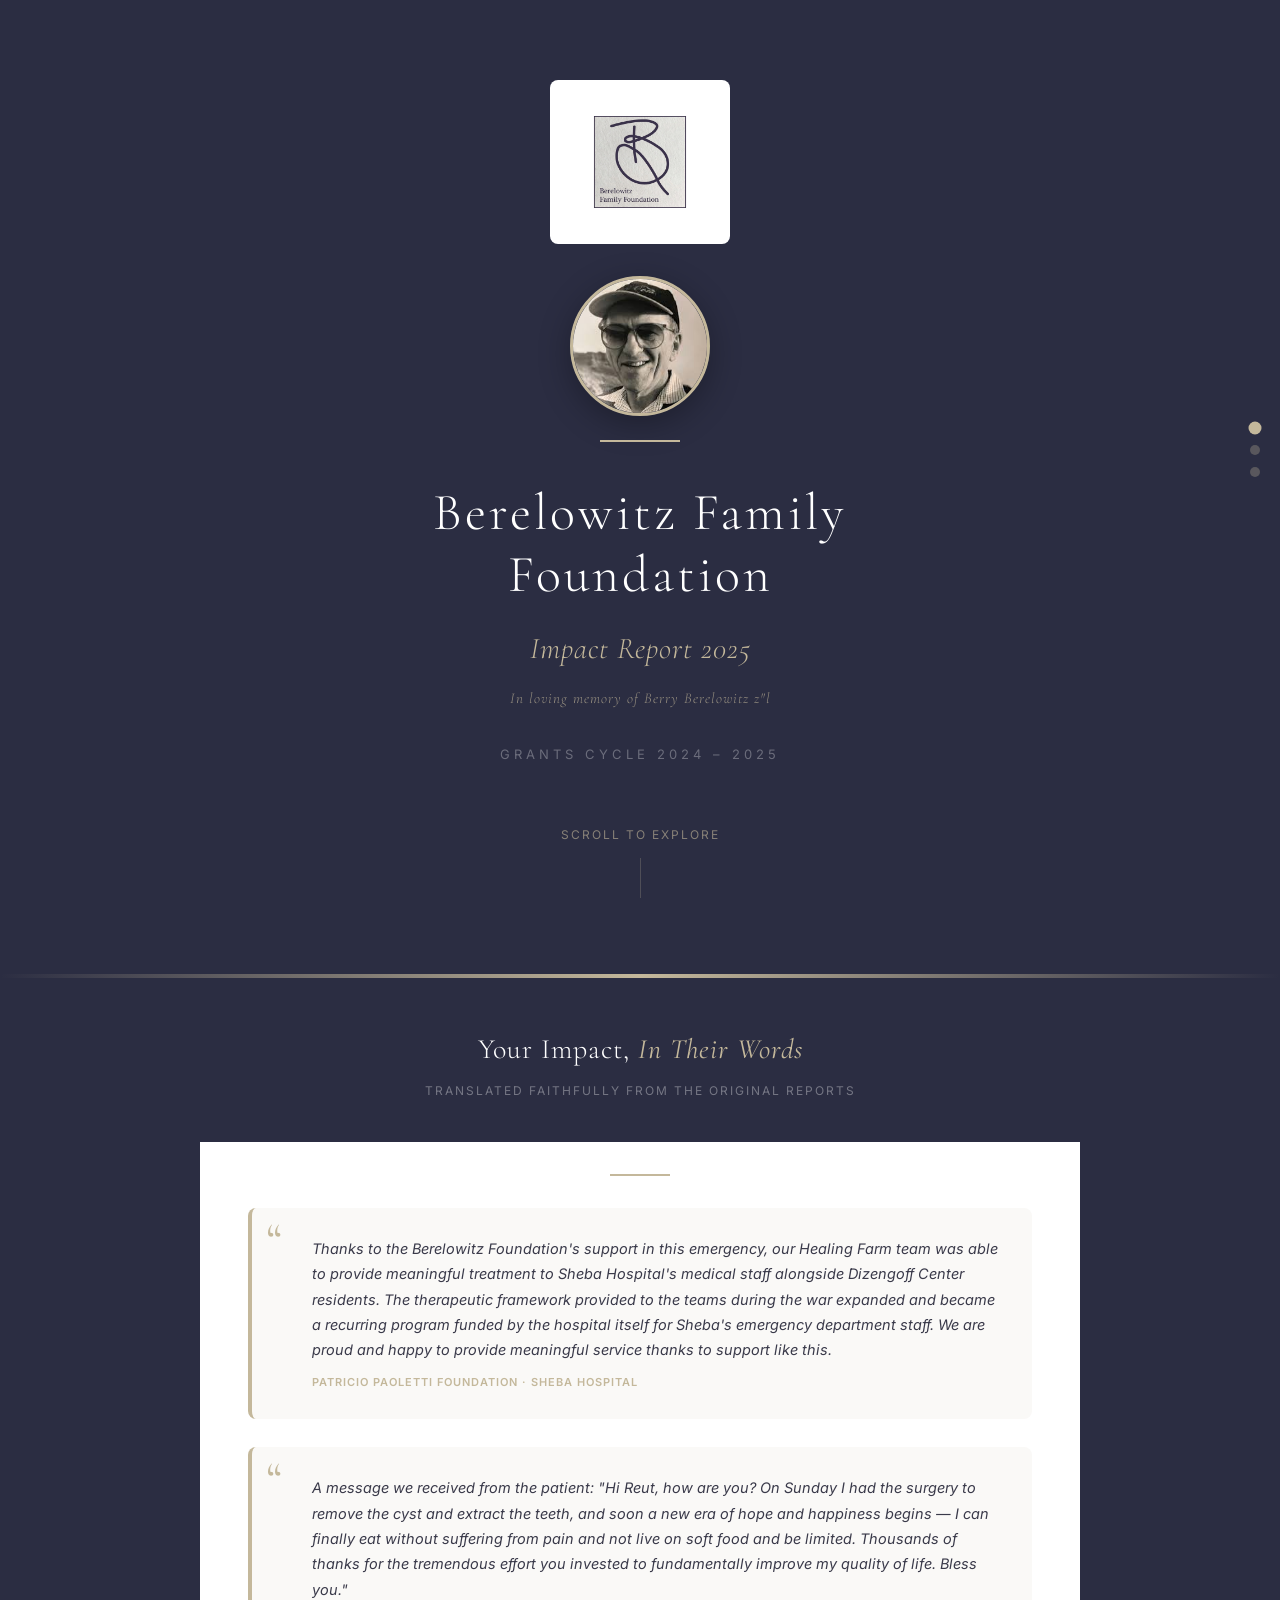
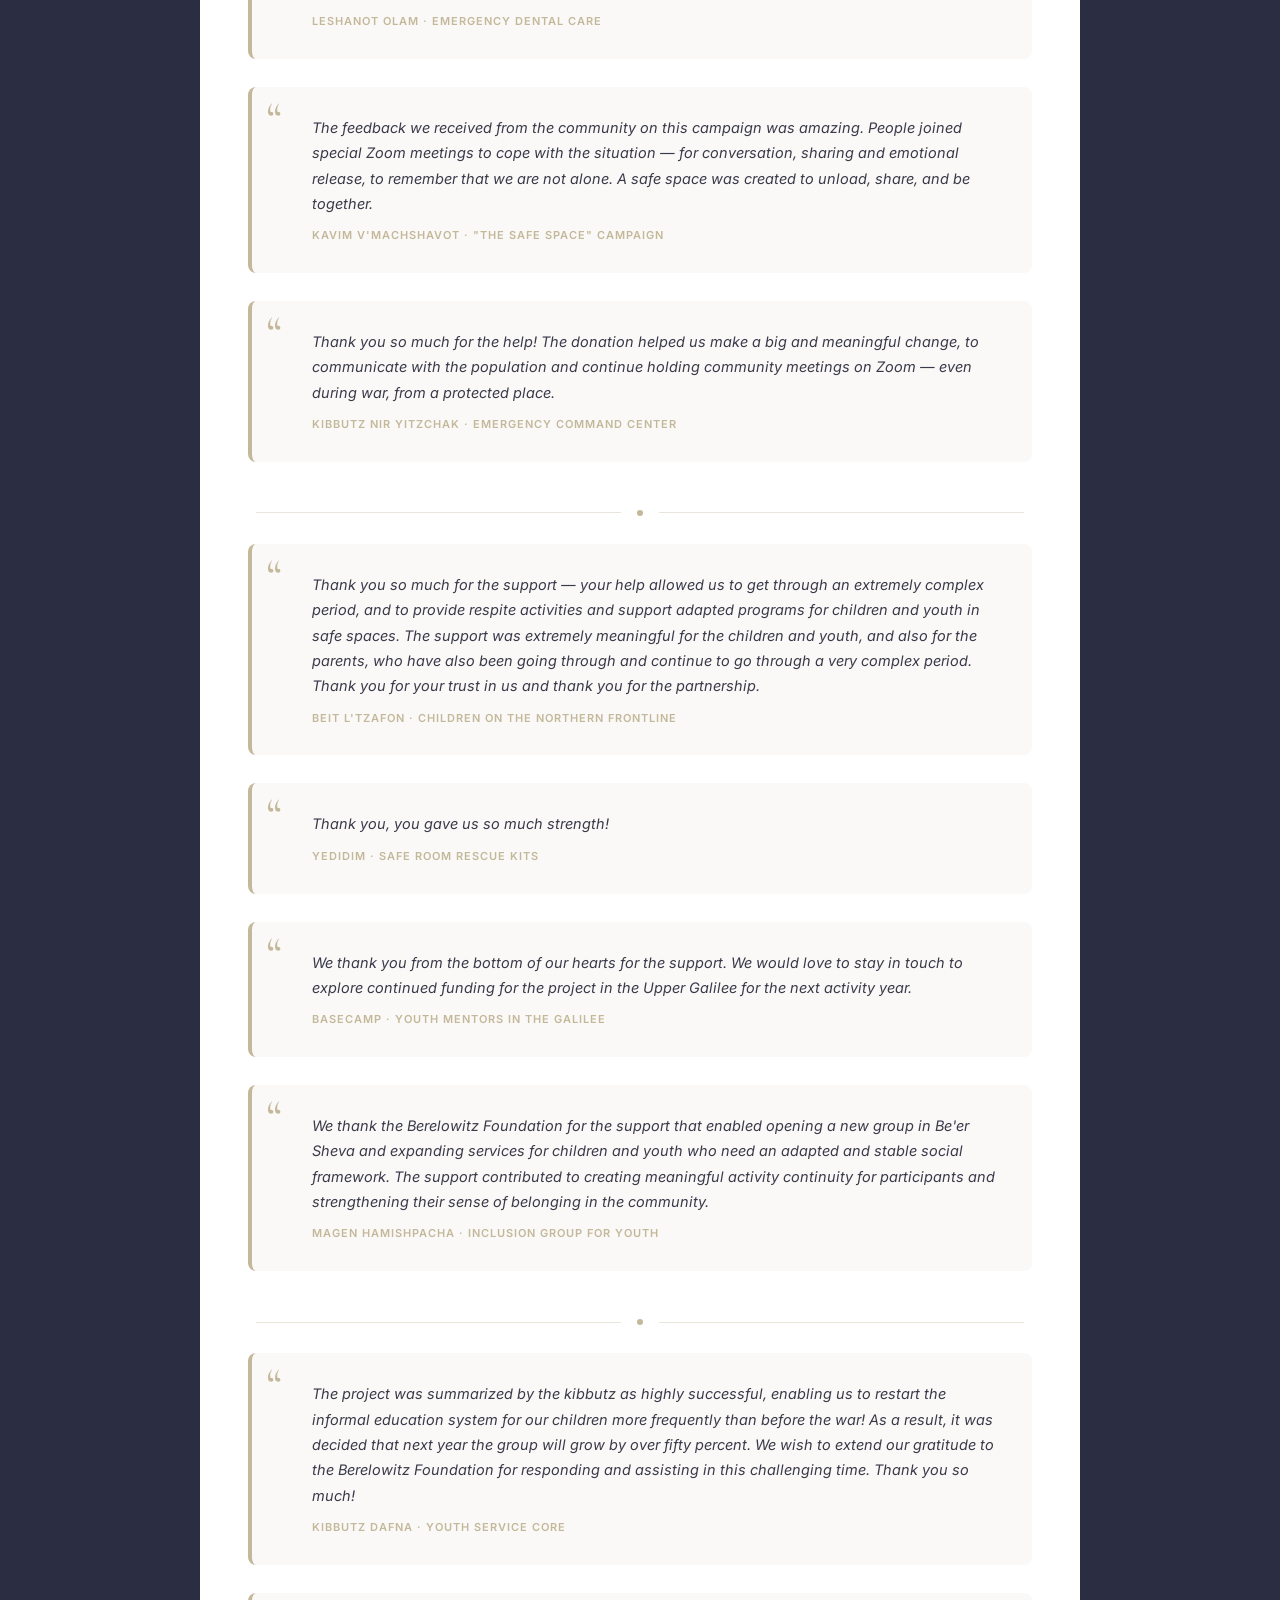
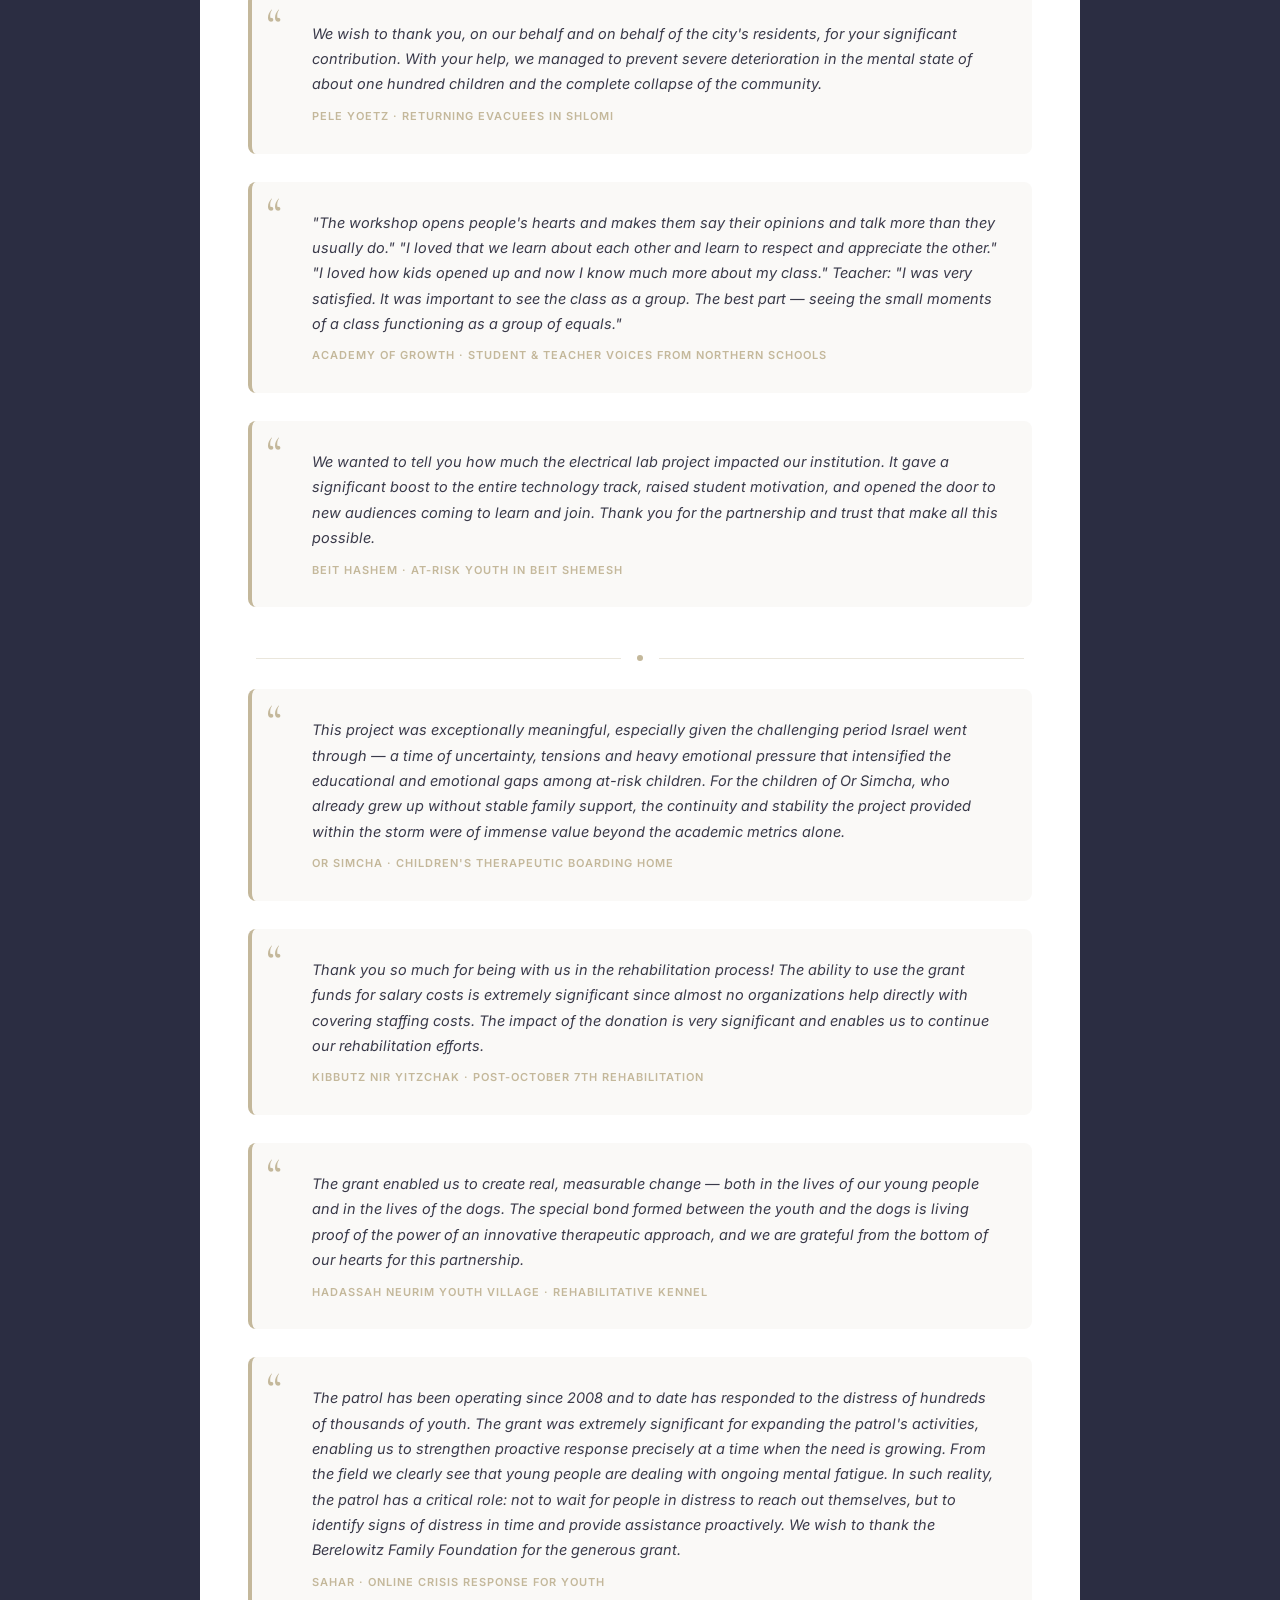
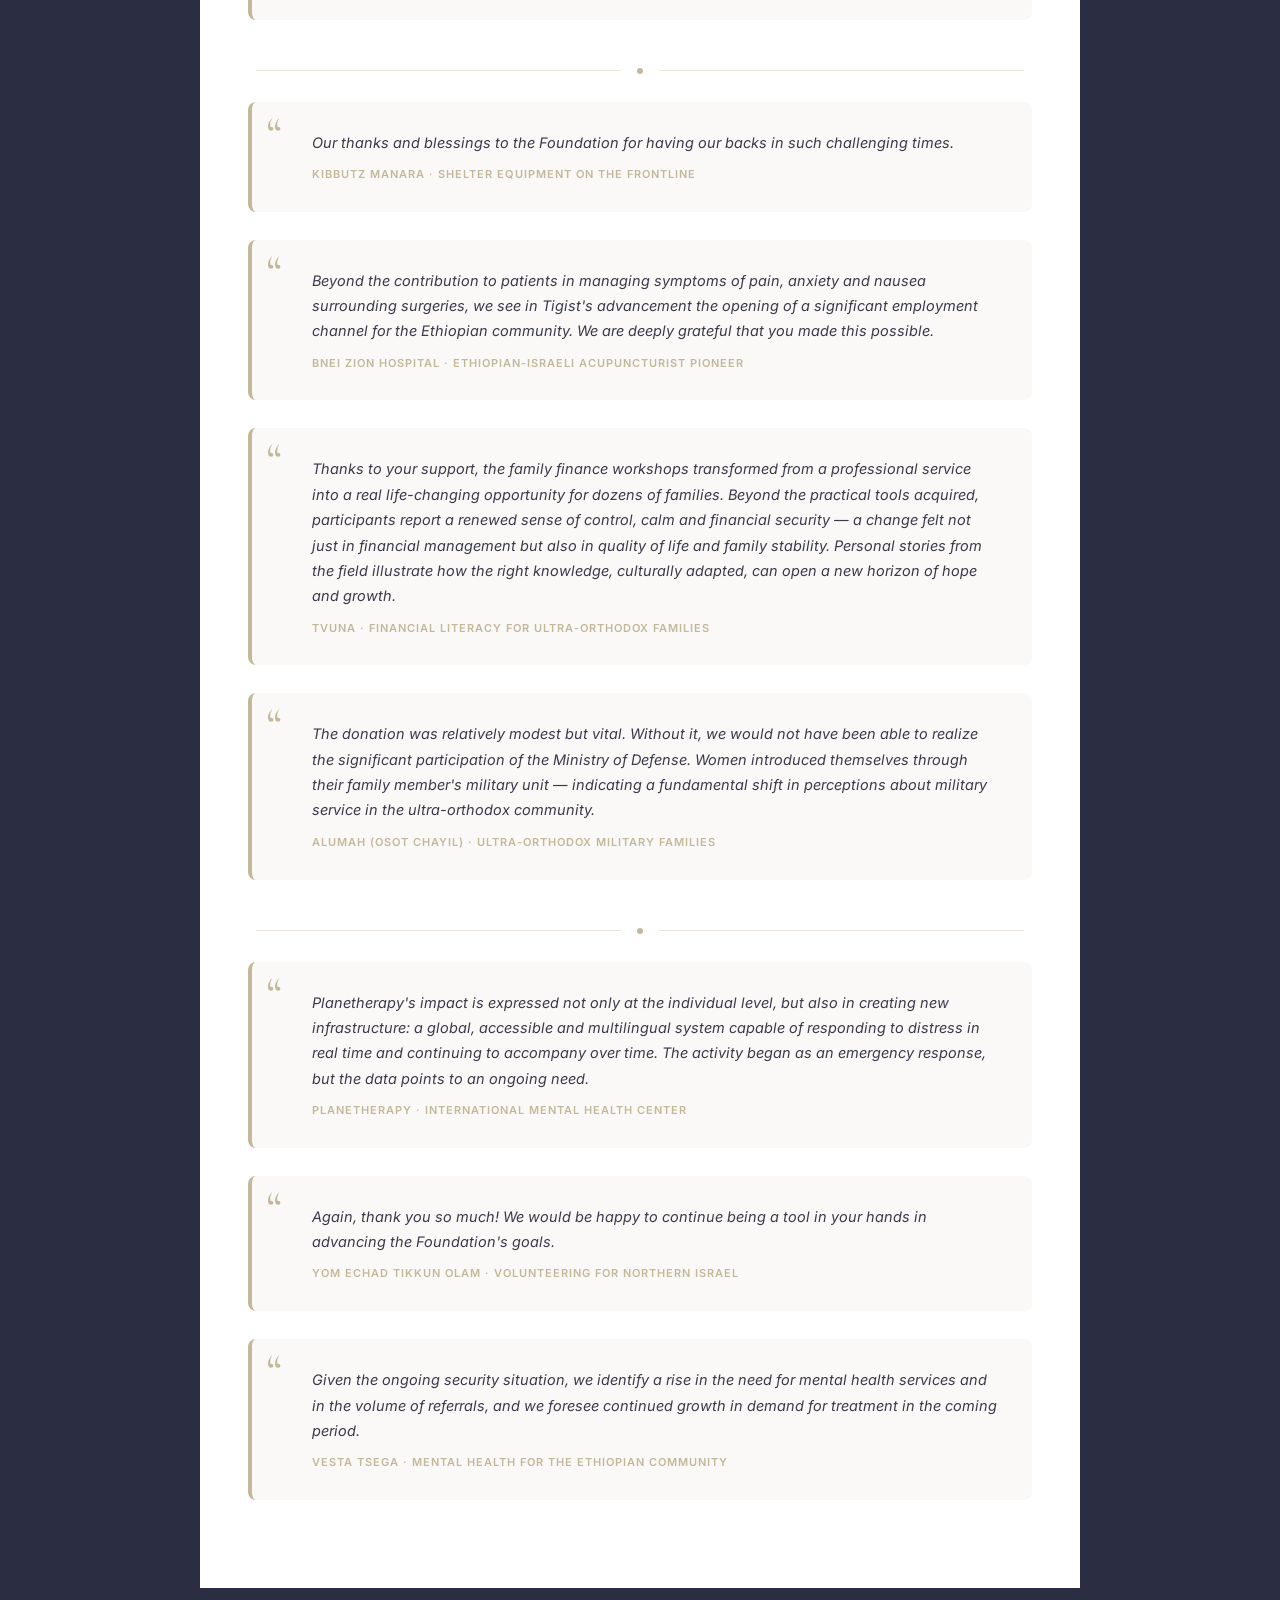
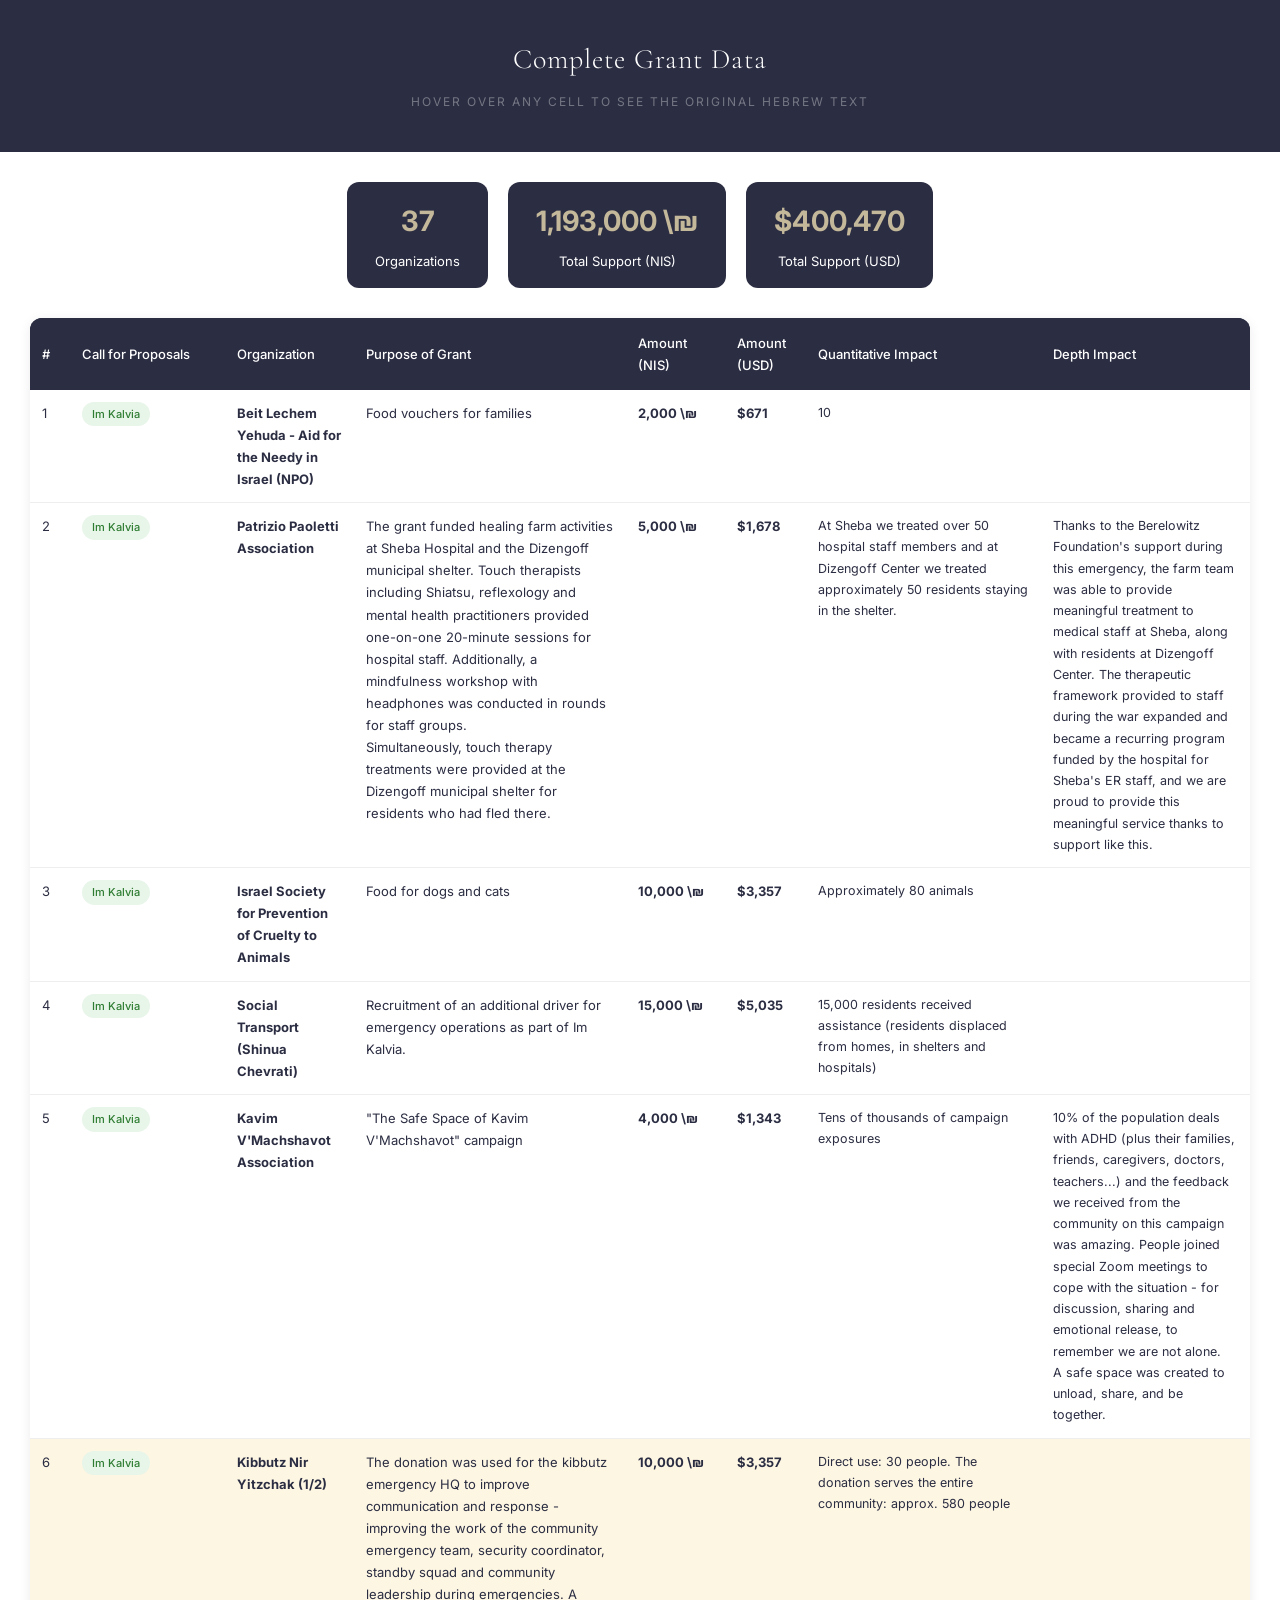
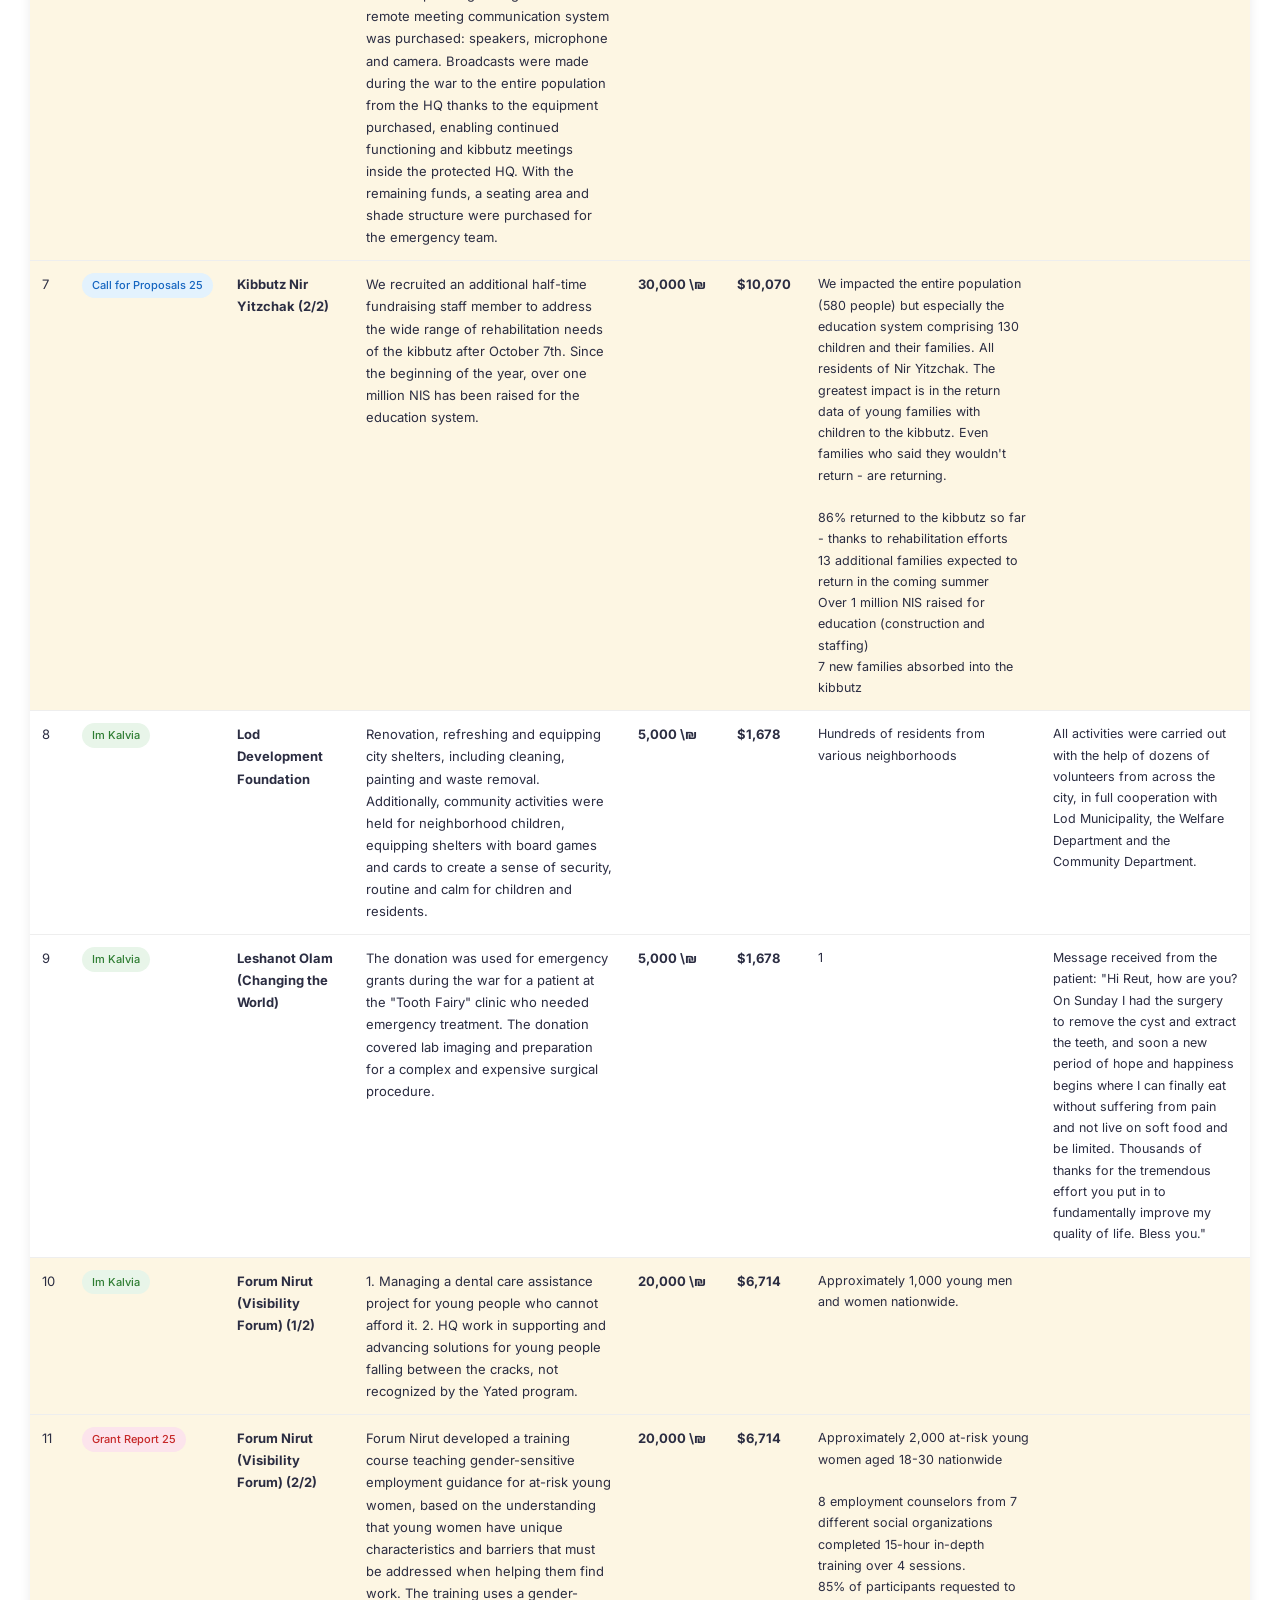
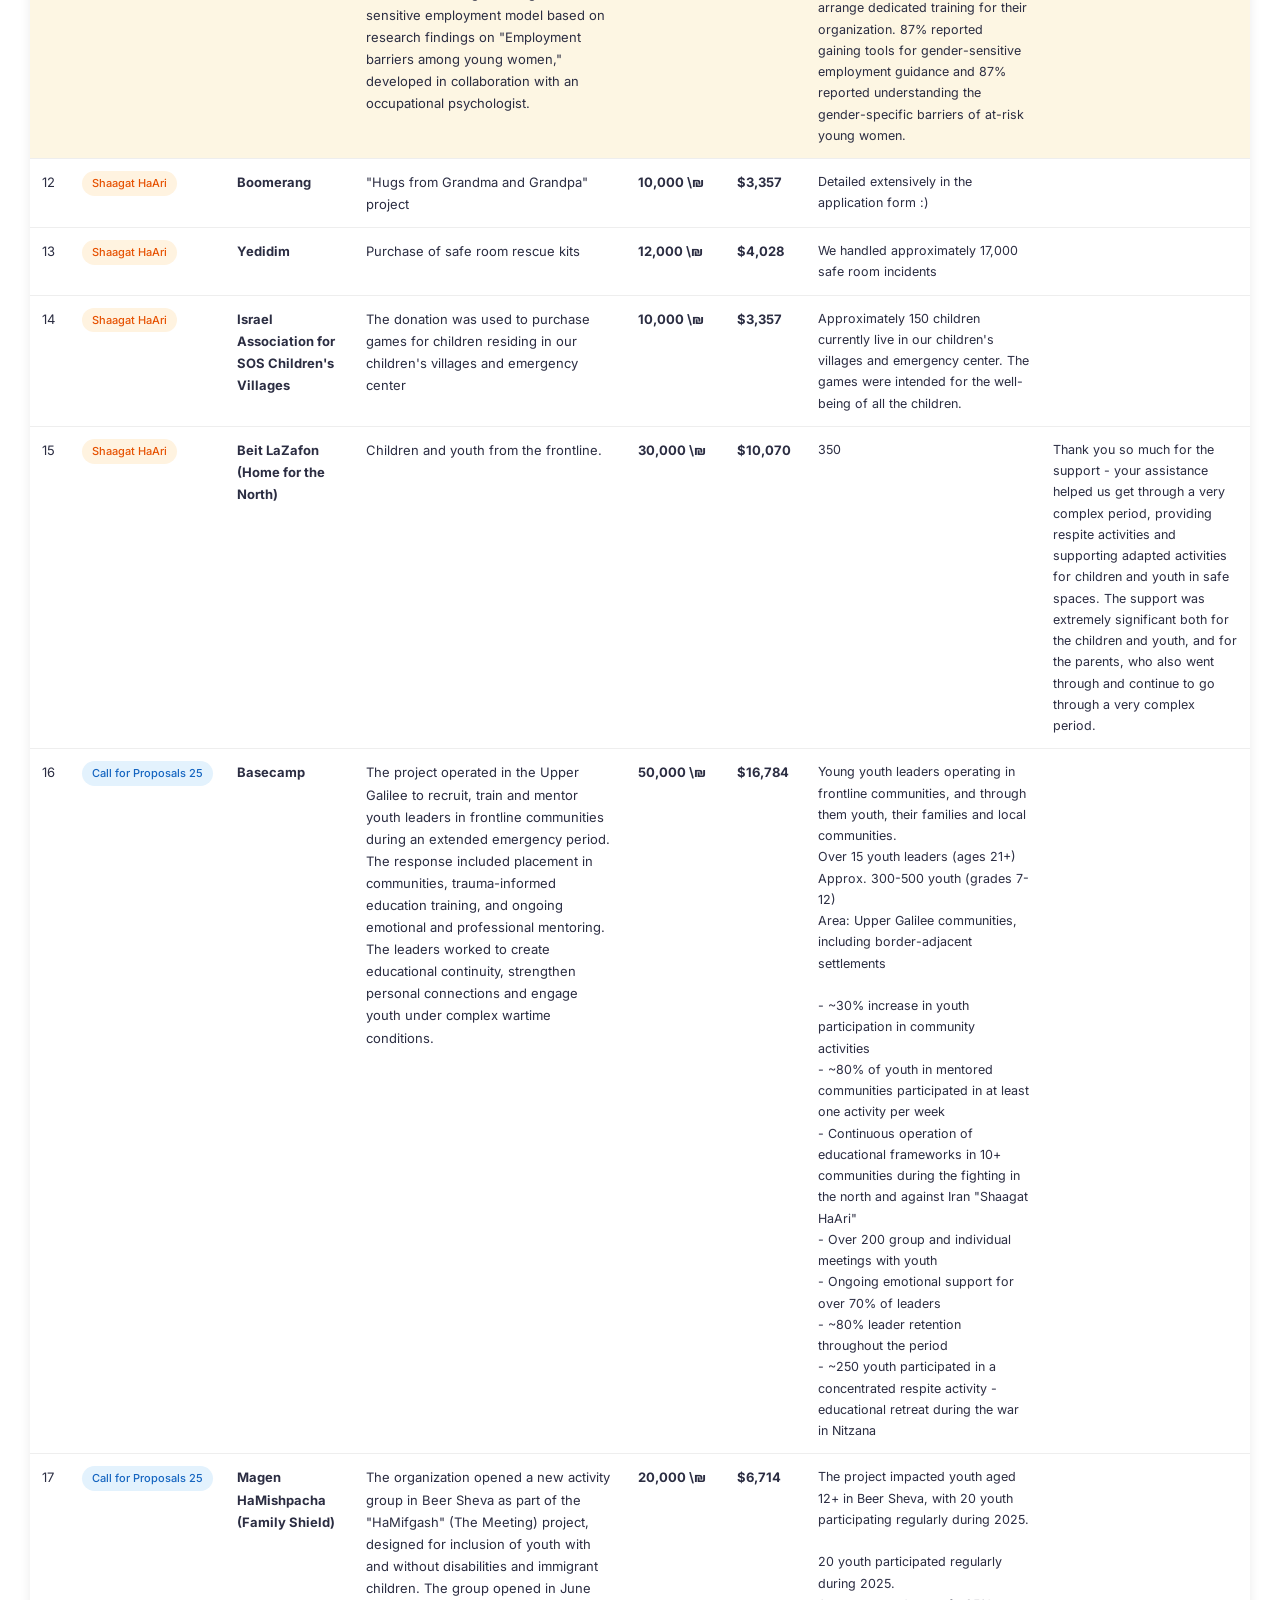
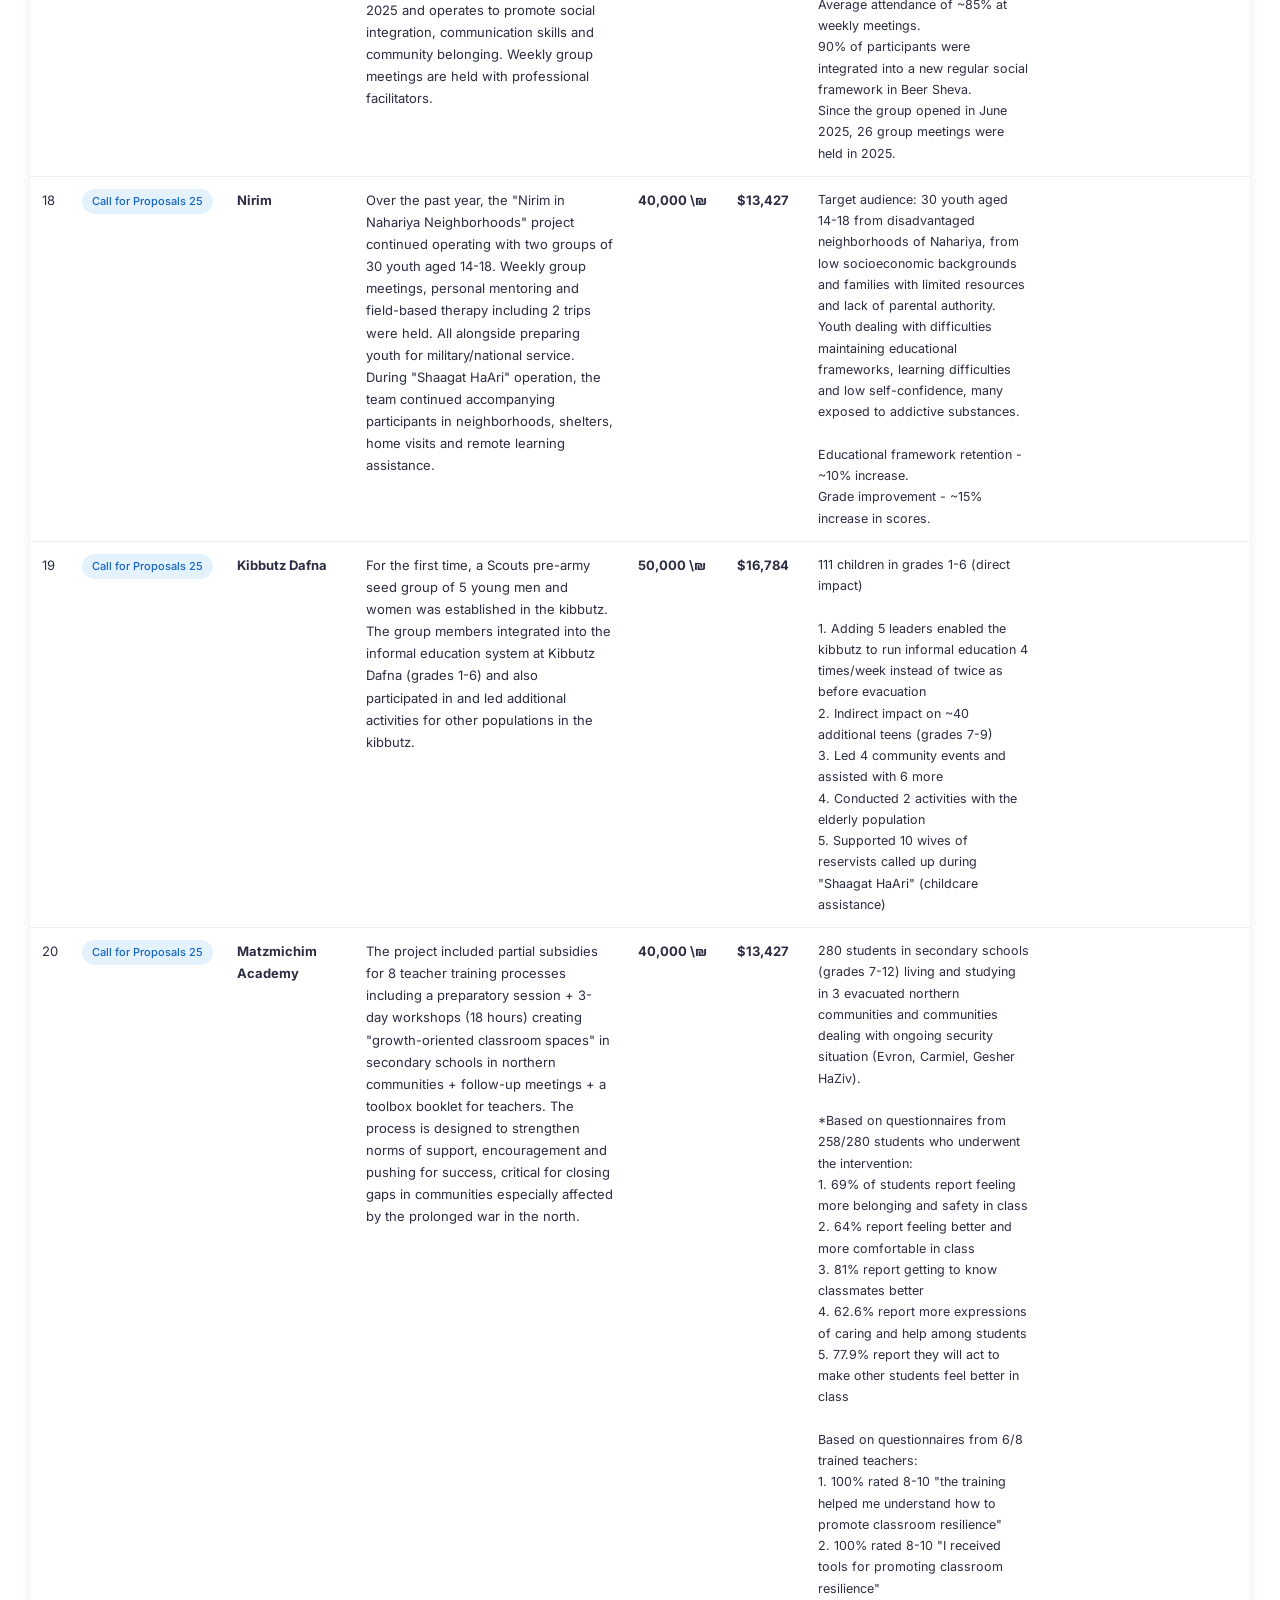
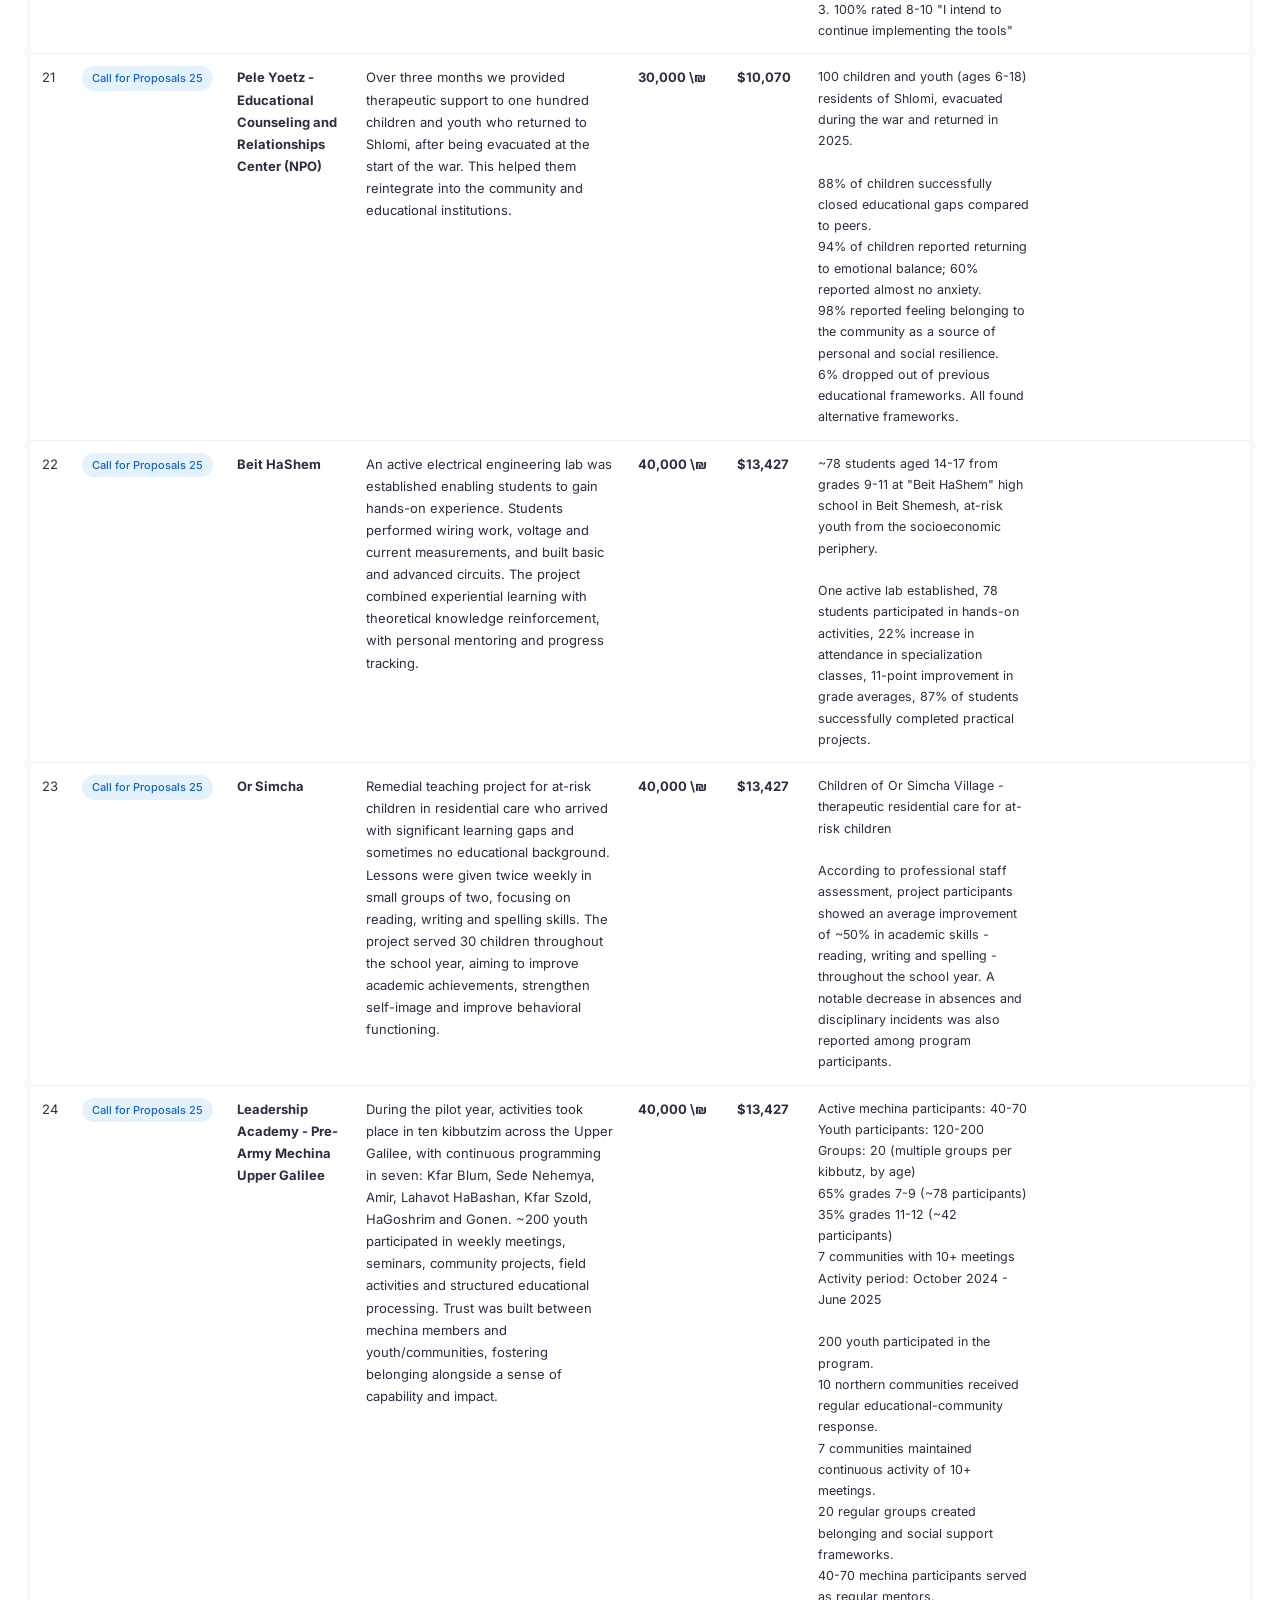
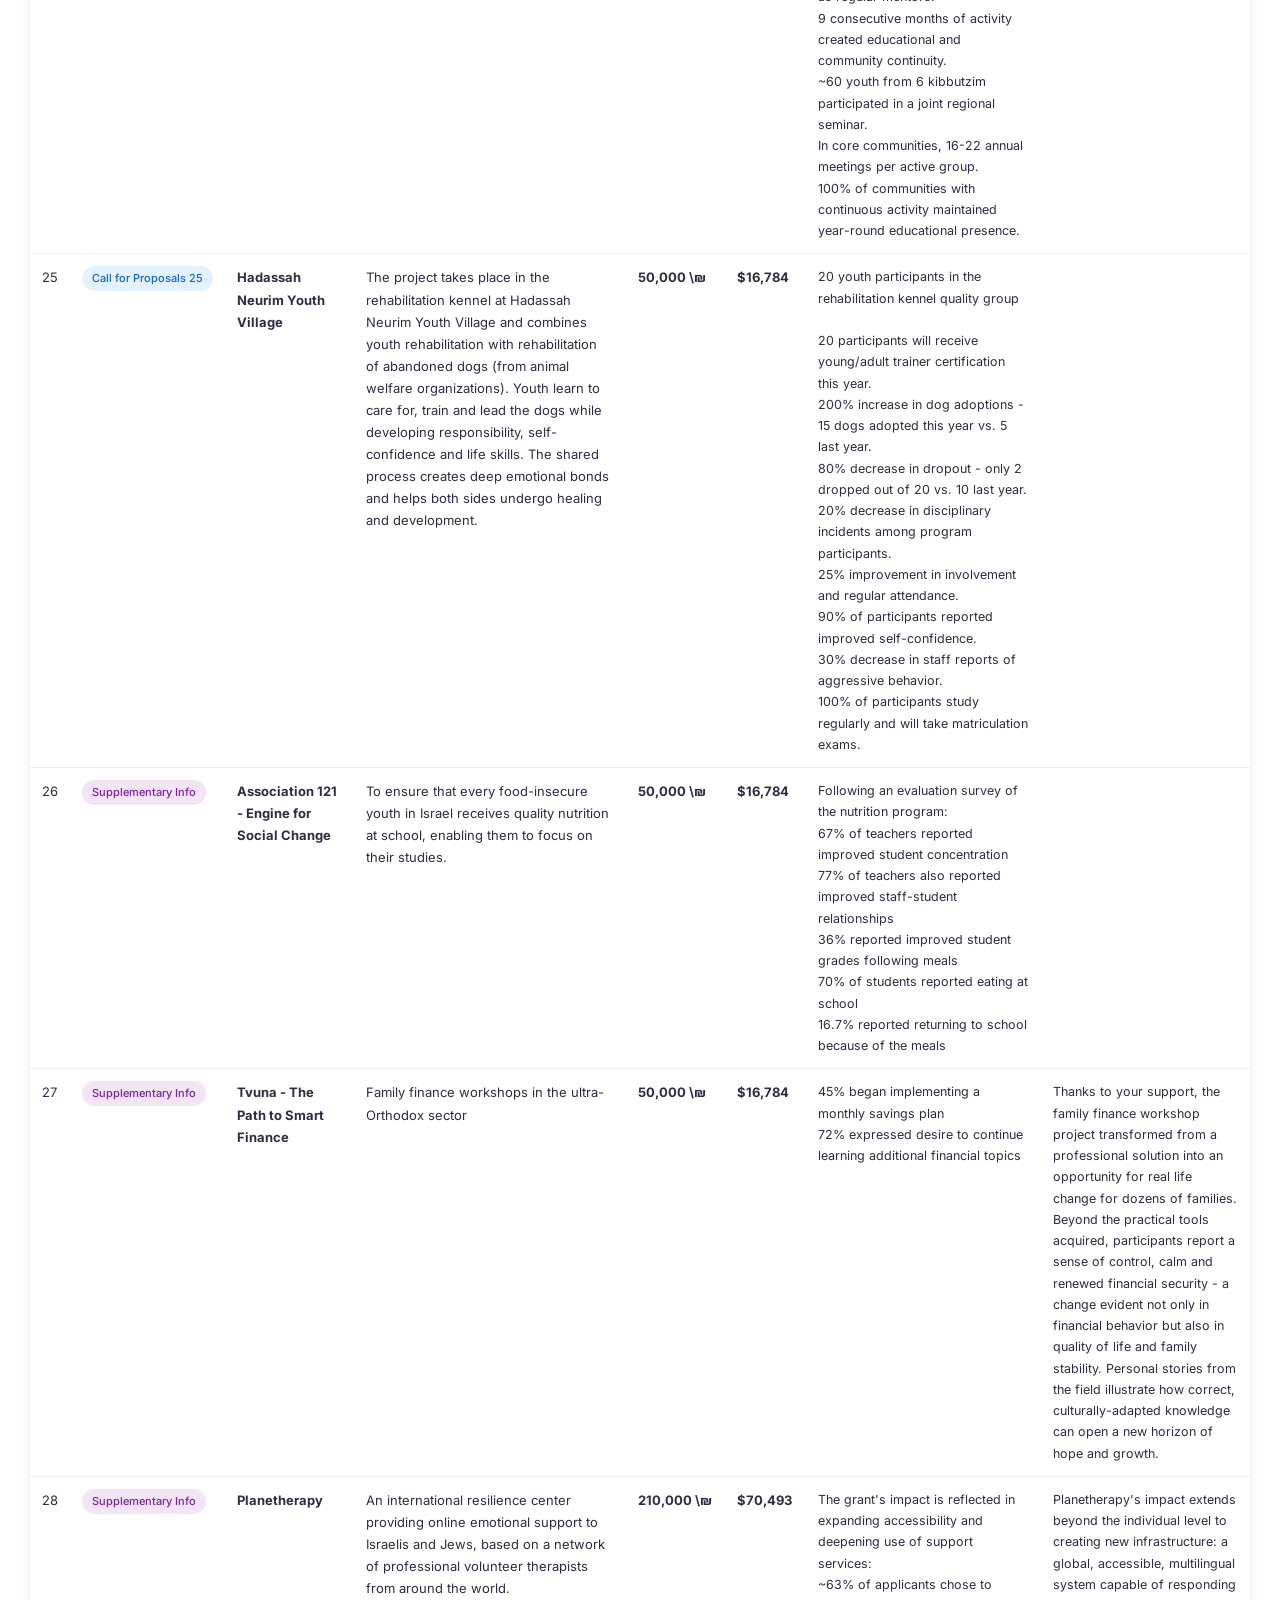
<file: berelovitz-impact.html>
<!DOCTYPE html>
<html lang="en" dir="ltr">
<head>
<meta charset="UTF-8">
<meta name="viewport" content="width=device-width, initial-scale=1.0">
<title>Berelowitz Family Foundation - Impact Report 2025</title>
<link href="https://fonts.googleapis.com/css2?family=Cormorant+Garamond:ital,wght@0,300;0,400;0,500;0,600;1,300;1,400&family=Inter:wght@300;400;500;600&family=Heebo:wght@300;400;500;700&display=swap" rel="stylesheet">
<style>
*{margin:0;padding:0;box-sizing:border-box}
:root{--ink:#2B2D42;--warm:#C4B89B;--light:#F0EDED;--lighter:#FAF9F7;--white:#fff}
body{font-family:'Inter',sans-serif;background:var(--ink);color:var(--ink);line-height:1.7;margin:0}

.cover{min-height:100vh;display:flex;flex-direction:column;justify-content:center;align-items:center;background:var(--ink);text-align:center;padding:80px 40px;position:relative}
.cover::after{content:'';position:absolute;bottom:0;left:0;right:0;height:4px;background:linear-gradient(90deg,transparent,var(--warm),transparent)}
.cover .ornament{width:80px;height:2px;background:var(--warm);margin:0 auto 40px}
.cover h1{font-family:'Cormorant Garamond',serif;font-weight:300;font-size:52px;color:var(--white);letter-spacing:3px;line-height:1.2}
.cover h2{font-family:'Cormorant Garamond',serif;font-size:30px;font-style:italic;color:var(--warm);font-weight:300;margin-top:16px;letter-spacing:1px}
.cover .year{font-size:13px;color:rgba(255,255,255,.3);letter-spacing:4px;text-transform:uppercase;margin-top:32px}
.cover .scroll-hint{font-size:12px;color:var(--warm);letter-spacing:2px;text-transform:uppercase;margin-top:60px;opacity:.6}
.cover .scroll-hint::after{content:'';display:block;width:1px;height:40px;background:var(--warm);margin:12px auto 0;opacity:.4}

.cover .logo{width:180px;height:auto;margin-bottom:32px;border-radius:8px;background:#fff;padding:12px 20px}
.cover .beri{width:140px;height:140px;border-radius:50%;object-fit:cover;border:3px solid var(--warm);margin-bottom:24px;box-shadow:0 8px 32px rgba(0,0,0,.3)}
.cover .memorial{font-family:'Cormorant Garamond',serif;font-size:15px;color:var(--warm);font-style:italic;font-weight:300;margin-top:12px;opacity:.7;letter-spacing:1px}

.quotes-section{max-width:880px;margin:0 auto;background:var(--white);padding-bottom:60px}
.section-hero{background:var(--ink);padding:48px 56px 40px;text-align:center}
.section-hero h2{font-family:'Cormorant Garamond',serif;font-size:28px;font-weight:300;color:var(--white);letter-spacing:1px}
.section-hero h2 em{color:var(--warm);font-weight:400}
.section-hero p{font-size:12px;color:rgba(255,255,255,.35);letter-spacing:2px;text-transform:uppercase;margin-top:8px}
.section-line{width:60px;height:2px;background:var(--warm);margin:32px auto}

.quote-block{margin:0 48px 28px;padding:28px 32px;background:var(--lighter);border-radius:8px;border-left:4px solid var(--warm);position:relative}
.quote-block::before{content:'\201C';font-family:'Cormorant Garamond',serif;font-size:48px;color:var(--warm);position:absolute;top:8px;left:14px;line-height:1}
.quote-block p{font-size:14.5px;color:#3a3a4a;line-height:1.75;padding-left:28px;font-style:italic}
.quote-block .attr{font-size:11px;color:var(--warm);font-weight:600;text-transform:uppercase;letter-spacing:1px;margin-top:10px;padding-left:28px;font-style:normal}
.divider{display:flex;align-items:center;gap:16px;padding:20px 56px 28px}
.divider .line{flex:1;height:1px;background:var(--warm);opacity:.35}
.divider .dot{width:6px;height:6px;background:var(--warm);border-radius:50%}

.table-section{max-width:1400px;margin:0 auto;background:var(--white);padding:0 30px 60px}
.table-section .section-hero{margin:0 -30px}
.stats{display:flex;gap:20px;justify-content:center;margin-bottom:30px;flex-wrap:wrap;padding-top:30px}
.stat-card{background:#2B2D42;color:#fff;padding:16px 28px;border-radius:12px;text-align:center;min-width:140px}
.stat-card .num{font-size:28px;font-weight:700;color:#C4B89B}
.stat-card .label{font-size:13px;margin-top:4px}
table{width:100%;border-collapse:collapse;background:#fff;border-radius:12px;overflow:hidden;box-shadow:0 2px 12px rgba(0,0,0,0.08);font-size:13px}
thead{background:#2B2D42;color:#fff}
th{padding:14px 12px;text-align:left;font-weight:500;font-size:13px;position:sticky;top:0;z-index:10;background:#2B2D42}
td{padding:12px;border-bottom:1px solid #eee;vertical-align:top;line-height:1.7}
tr:hover td{background:#f9f7f4}
tr.duplicate td{background:#fdf6e3}
.kol-kore{display:inline-block;padding:3px 10px;border-radius:20px;font-size:11px;font-weight:500;white-space:nowrap}
.kol-kore.kalvia{background:#e8f5e9;color:#2e7d32}
.kol-kore.shaagat{background:#fff3e0;color:#e65100}
.kol-kore.kolkore25{background:#e3f2fd;color:#1565c0}
.kol-kore.hashlamat{background:#f3e5f5;color:#7b1fa2}
.kol-kore.doch25{background:#fce4ec;color:#c62828}
.org-name{font-weight:700;color:#2B2D42}
.amount{font-weight:700;color:#2B2D42;white-space:nowrap}
td.impact{font-size:12.5px}
.en-text{display:inline}
.he-text{display:none;font-family:'Heebo',sans-serif;direction:rtl;text-align:right;unicode-bidi:bidi-override}
td:hover .en-text{display:none}
td:hover .he-text{display:inline;background:#fdf6e3;padding:2px 6px;border-radius:4px}

.nav{position:fixed;right:20px;top:50%;transform:translateY(-50%);z-index:100;display:flex;flex-direction:column;gap:12px}
.nav a{width:10px;height:10px;border-radius:50%;background:rgba(196,184,155,.3);display:block;transition:all .3s}
.nav a:hover,.nav a.active{background:var(--warm);transform:scale(1.3)}

.footer{background:var(--ink);padding:36px 56px;text-align:center}
.footer p{font-family:'Cormorant Garamond',serif;font-size:18px;color:var(--warm);letter-spacing:1px;font-weight:300}
.footer .copy{font-size:10px;color:rgba(255,255,255,.3);margin-top:8px;letter-spacing:2px;font-family:'Inter',sans-serif}

@media print{.cover{min-height:auto;padding:40px}.nav{display:none}}
@media (max-width:768px){.cover h1{font-size:32px}.cover h2{font-size:22px}.quote-block{margin:0 20px 20px;padding:20px}.table-section{padding:0 10px 40px}}
</style>
</head>
<body>

<div class="nav">
  <a href="#cover" title="Cover"></a>
  <a href="#voices" title="Voices"></a>
  <a href="#data" title="Full Data"></a>
</div>

<section id="cover" class="cover">
  <img class="logo" src="[data-uri]" alt="Berelowitz Family Foundation">
  <img class="beri" src="[data-uri]" alt="Berry Berelowitz z&quot;l">
  <div class="ornament"></div>
  <h1>Berelowitz Family<br>Foundation</h1>
  <h2>Impact Report 2025</h2>
  <div class="memorial">In loving memory of Berry Berelowitz z"l</div>
  <div class="year">Grants Cycle 2024 &ndash; 2025</div>
  <div class="scroll-hint">Scroll to explore</div>
</section>

<section id="voices" class="quotes-section">
  <div class="section-hero">
    <h2>Your Impact, <em>In Their Words</em></h2>
    <p>Translated faithfully from the original reports</p>
  </div>
  <div class="section-line"></div>
<div class="quote-block">
  <p>Thanks to the Berelowitz Foundation's support in this emergency, our Healing Farm team was able to provide meaningful treatment to Sheba Hospital's medical staff alongside Dizengoff Center residents. The therapeutic framework provided to the teams during the war expanded and became a recurring program funded by the hospital itself for Sheba's emergency department staff. We are proud and happy to provide meaningful service thanks to support like this.</p>
  <div class="attr">Patricio Paoletti Foundation &middot; Sheba Hospital</div>
</div>
<div class="quote-block">
  <p>A message we received from the patient: "Hi Reut, how are you? On Sunday I had the surgery to remove the cyst and extract the teeth, and soon a new era of hope and happiness begins &mdash; I can finally eat without suffering from pain and not live on soft food and be limited. Thousands of thanks for the tremendous effort you invested to fundamentally improve my quality of life. Bless you."</p>
  <div class="attr">Leshanot Olam &middot; Emergency Dental Care</div>
</div>
<div class="quote-block">
  <p>The feedback we received from the community on this campaign was amazing. People joined special Zoom meetings to cope with the situation &mdash; for conversation, sharing and emotional release, to remember that we are not alone. A safe space was created to unload, share, and be together.</p>
  <div class="attr">Kavim V'Machshavot &middot; "The Safe Space" Campaign</div>
</div>
<div class="quote-block">
  <p>Thank you so much for the help! The donation helped us make a big and meaningful change, to communicate with the population and continue holding community meetings on Zoom &mdash; even during war, from a protected place.</p>
  <div class="attr">Kibbutz Nir Yitzchak &middot; Emergency Command Center</div>
</div>
<div class="divider"><div class="line"></div><div class="dot"></div><div class="line"></div></div>
<div class="quote-block">
  <p>Thank you so much for the support &mdash; your help allowed us to get through an extremely complex period, and to provide respite activities and support adapted programs for children and youth in safe spaces. The support was extremely meaningful for the children and youth, and also for the parents, who have also been going through and continue to go through a very complex period. Thank you for your trust in us and thank you for the partnership.</p>
  <div class="attr">Beit L'Tzafon &middot; Children on the Northern Frontline</div>
</div>
<div class="quote-block">
  <p>Thank you, you gave us so much strength!</p>
  <div class="attr">Yedidim &middot; Safe Room Rescue Kits</div>
</div>
<div class="quote-block">
  <p>We thank you from the bottom of our hearts for the support. We would love to stay in touch to explore continued funding for the project in the Upper Galilee for the next activity year.</p>
  <div class="attr">Basecamp &middot; Youth Mentors in the Galilee</div>
</div>
<div class="quote-block">
  <p>We thank the Berelowitz Foundation for the support that enabled opening a new group in Be'er Sheva and expanding services for children and youth who need an adapted and stable social framework. The support contributed to creating meaningful activity continuity for participants and strengthening their sense of belonging in the community.</p>
  <div class="attr">Magen HaMishpacha &middot; Inclusion Group for Youth</div>
</div>
<div class="divider"><div class="line"></div><div class="dot"></div><div class="line"></div></div>
<div class="quote-block">
  <p>The project was summarized by the kibbutz as highly successful, enabling us to restart the informal education system for our children more frequently than before the war! As a result, it was decided that next year the group will grow by over fifty percent. We wish to extend our gratitude to the Berelowitz Foundation for responding and assisting in this challenging time. Thank you so much!</p>
  <div class="attr">Kibbutz Dafna &middot; Youth Service Core</div>
</div>
<div class="quote-block">
  <p>We wish to thank you, on our behalf and on behalf of the city's residents, for your significant contribution. With your help, we managed to prevent severe deterioration in the mental state of about one hundred children and the complete collapse of the community.</p>
  <div class="attr">Pele Yoetz &middot; Returning Evacuees in Shlomi</div>
</div>
<div class="quote-block">
  <p>"The workshop opens people's hearts and makes them say their opinions and talk more than they usually do." "I loved that we learn about each other and learn to respect and appreciate the other." "I loved how kids opened up and now I know much more about my class." Teacher: "I was very satisfied. It was important to see the class as a group. The best part &mdash; seeing the small moments of a class functioning as a group of equals."</p>
  <div class="attr">Academy of Growth &middot; Student &amp; Teacher Voices from Northern Schools</div>
</div>
<div class="quote-block">
  <p>We wanted to tell you how much the electrical lab project impacted our institution. It gave a significant boost to the entire technology track, raised student motivation, and opened the door to new audiences coming to learn and join. Thank you for the partnership and trust that make all this possible.</p>
  <div class="attr">Beit HaShem &middot; At-Risk Youth in Beit Shemesh</div>
</div>
<div class="divider"><div class="line"></div><div class="dot"></div><div class="line"></div></div>
<div class="quote-block">
  <p>This project was exceptionally meaningful, especially given the challenging period Israel went through &mdash; a time of uncertainty, tensions and heavy emotional pressure that intensified the educational and emotional gaps among at-risk children. For the children of Or Simcha, who already grew up without stable family support, the continuity and stability the project provided within the storm were of immense value beyond the academic metrics alone.</p>
  <div class="attr">Or Simcha &middot; Children's Therapeutic Boarding Home</div>
</div>
<div class="quote-block">
  <p>Thank you so much for being with us in the rehabilitation process! The ability to use the grant funds for salary costs is extremely significant since almost no organizations help directly with covering staffing costs. The impact of the donation is very significant and enables us to continue our rehabilitation efforts.</p>
  <div class="attr">Kibbutz Nir Yitzchak &middot; Post-October 7th Rehabilitation</div>
</div>
<div class="quote-block">
  <p>The grant enabled us to create real, measurable change &mdash; both in the lives of our young people and in the lives of the dogs. The special bond formed between the youth and the dogs is living proof of the power of an innovative therapeutic approach, and we are grateful from the bottom of our hearts for this partnership.</p>
  <div class="attr">Hadassah Neurim Youth Village &middot; Rehabilitative Kennel</div>
</div>
<div class="quote-block">
  <p>The patrol has been operating since 2008 and to date has responded to the distress of hundreds of thousands of youth. The grant was extremely significant for expanding the patrol's activities, enabling us to strengthen proactive response precisely at a time when the need is growing. From the field we clearly see that young people are dealing with ongoing mental fatigue. In such reality, the patrol has a critical role: not to wait for people in distress to reach out themselves, but to identify signs of distress in time and provide assistance proactively. We wish to thank the Berelowitz Family Foundation for the generous grant.</p>
  <div class="attr">SAHAR &middot; Online Crisis Response for Youth</div>
</div>
<div class="divider"><div class="line"></div><div class="dot"></div><div class="line"></div></div>
<div class="quote-block">
  <p>Our thanks and blessings to the Foundation for having our backs in such challenging times.</p>
  <div class="attr">Kibbutz Manara &middot; Shelter Equipment on the Frontline</div>
</div>
<div class="quote-block">
  <p>Beyond the contribution to patients in managing symptoms of pain, anxiety and nausea surrounding surgeries, we see in Tigist's advancement the opening of a significant employment channel for the Ethiopian community. We are deeply grateful that you made this possible.</p>
  <div class="attr">Bnei Zion Hospital &middot; Ethiopian-Israeli Acupuncturist Pioneer</div>
</div>
<div class="quote-block">
  <p>Thanks to your support, the family finance workshops transformed from a professional service into a real life-changing opportunity for dozens of families. Beyond the practical tools acquired, participants report a renewed sense of control, calm and financial security &mdash; a change felt not just in financial management but also in quality of life and family stability. Personal stories from the field illustrate how the right knowledge, culturally adapted, can open a new horizon of hope and growth.</p>
  <div class="attr">Tvuna &middot; Financial Literacy for Ultra-Orthodox Families</div>
</div>
<div class="quote-block">
  <p>The donation was relatively modest but vital. Without it, we would not have been able to realize the significant participation of the Ministry of Defense. Women introduced themselves through their family member's military unit &mdash; indicating a fundamental shift in perceptions about military service in the ultra-orthodox community.</p>
  <div class="attr">Alumah (Osot Chayil) &middot; Ultra-Orthodox Military Families</div>
</div>
<div class="divider"><div class="line"></div><div class="dot"></div><div class="line"></div></div>
<div class="quote-block">
  <p>Planetherapy's impact is expressed not only at the individual level, but also in creating new infrastructure: a global, accessible and multilingual system capable of responding to distress in real time and continuing to accompany over time. The activity began as an emergency response, but the data points to an ongoing need.</p>
  <div class="attr">Planetherapy &middot; International Mental Health Center</div>
</div>
<div class="quote-block">
  <p>Again, thank you so much! We would be happy to continue being a tool in your hands in advancing the Foundation's goals.</p>
  <div class="attr">Yom Echad Tikkun Olam &middot; Volunteering for Northern Israel</div>
</div>
<div class="quote-block">
  <p>Given the ongoing security situation, we identify a rise in the need for mental health services and in the volume of referrals, and we foresee continued growth in demand for treatment in the coming period.</p>
  <div class="attr">Vesta Tsega &middot; Mental Health for the Ethiopian Community</div>
</div>

</section>

<section id="data" class="table-section">
  <div class="section-hero">
    <h2>Complete Grant Data</h2>
    <p>Hover over any cell to see the original Hebrew text</p>
  </div>
<div class="stats">
<div class="stat-card"><div class="num">37</div><div class="label">Organizations</div></div>
<div class="stat-card"><div class="num">1,193,000 \₪</div><div class="label">Total Support (NIS)</div></div>
<div class="stat-card"><div class="num">$400,470</div><div class="label">Total Support (USD)</div></div>
</div>

<table>
<thead>
<tr>
<th>#</th>
<th>Call for Proposals</th>
<th>Organization</th>
<th>Purpose of Grant</th>
<th>Amount (NIS)</th>
<th>Amount (USD)</th>
<th>Quantitative Impact</th>
<th>Depth Impact</th>
</tr>
</thead>
<tbody>

<tr>
<td>1</td>
<td><span class="kol-kore kalvia"><span class="en-text">Im Kalvia</span><span class="he-text">עם כלביא</span></span></td>
<td class="org-name"><span class="en-text">Beit Lechem Yehuda - Aid for the Needy in Israel (NPO)</span><span class="he-text">בית לחם יהודה - סיוע לנזקקים בישראל (ע&quot;ר)</span></td>
<td><span class="en-text">Food vouchers for families</span><span class="he-text">תווי קניה למשפחות</span></td>
<td class="amount">2,000 \₪</td>
<td class="amount">$671</td>
<td class="impact">10</td>
<td class="impact"></td>
</tr>

<tr>
<td>2</td>
<td><span class="kol-kore kalvia"><span class="en-text">Im Kalvia</span><span class="he-text">עם כלביא</span></span></td>
<td class="org-name"><span class="en-text">Patrizio Paoletti Association</span><span class="he-text">עמותת פטריציו פאולטי</span></td>
<td><span class="en-text">The grant funded healing farm activities at Sheba Hospital and the Dizengoff municipal shelter. Touch therapists including Shiatsu, reflexology and mental health practitioners provided one-on-one 20-minute sessions for hospital staff. Additionally, a mindfulness workshop with headphones was conducted in rounds for staff groups.<br>Simultaneously, touch therapy treatments were provided at the Dizengoff municipal shelter for residents who had fled there.</span><span class="he-text">המענק סייע לממן את פעילות חוות מרפא בבית חולים שיבא ובמקלט העירוני בדיזינגוף. מטפלי מגע ובהם שיאצו, רפלקסולוגיה ומטפלי נפש טיפלו בשיבא במסגרת סבבים של אחד על אחד במשך 20 דק לאנשי צוות. בנוסף התקיימה סדנת מיינדפולנס עם אוזניות שהעברנו בסבבים לקבוצות של אנשי צוות.<br>קיימנו באותו הזמן טיפולי מגע במקלט העירוני בדיזינגוף - העברנו טיפולים לתושבים שברחו לשם.</span></td>
<td class="amount">5,000 \₪</td>
<td class="amount">$1,678</td>
<td class="impact"><span class="en-text">At Sheba we treated over 50 hospital staff members and at Dizengoff Center we treated approximately 50 residents staying in the shelter.</span><span class="he-text">בשיבא טיפלנו במעל ל-50 אנשי צוות בי&quot;ח ובדיזינגוף סנטר טיפלנו בקרוב בכ-50 תושבים ששהו במקלט בזמנו.</span></td>
<td class="impact"><span class="en-text">Thanks to the Berelowitz Foundation&#x27;s support during this emergency, the farm team was able to provide meaningful treatment to medical staff at Sheba, along with residents at Dizengoff Center. The therapeutic framework provided to staff during the war expanded and became a recurring program funded by the hospital for Sheba&#x27;s ER staff, and we are proud to provide this meaningful service thanks to support like this.</span><span class="he-text">בזכות תמיכת קרן ברלוביץ במצב חירום זה, הסתייע לצוות החווה להעניק טיפול משמעותי לצוותים הרפואיים בשיבא, יחד עם תושבים בדיזינגוף סנטר. המסגרת הטיפולית שהוענקה לצוותים בזמן המלחמה התרחבה והפכה למסגרת שחזרה על עצמה במימון בית החולים עבור צוות המיון של שיבא ואנו שמחים וגאים לתת שירות משמעותי בזכות תמיכות מסוג זה</span></td>
</tr>

<tr>
<td>3</td>
<td><span class="kol-kore kalvia"><span class="en-text">Im Kalvia</span><span class="he-text">עם כלביא</span></span></td>
<td class="org-name"><span class="en-text">Israel Society for Prevention of Cruelty to Animals</span><span class="he-text">אגודת צער בעלי חיים בישראל</span></td>
<td><span class="en-text">Food for dogs and cats</span><span class="he-text">מזון לכלבים ולחתולים</span></td>
<td class="amount">10,000 \₪</td>
<td class="amount">$3,357</td>
<td class="impact"><span class="en-text">Approximately 80 animals</span><span class="he-text">כ80 בעלי חייים</span></td>
<td class="impact"></td>
</tr>

<tr>
<td>4</td>
<td><span class="kol-kore kalvia"><span class="en-text">Im Kalvia</span><span class="he-text">עם כלביא</span></span></td>
<td class="org-name"><span class="en-text">Social Transport (Shinua Chevrati)</span><span class="he-text">שינוע חברתי</span></td>
<td><span class="en-text">Recruitment of an additional driver for emergency operations as part of Im Kalvia.</span><span class="he-text">גיוס נהג נוסף לצורך פעילות חירום במסגרת עם כלביא.</span></td>
<td class="amount">15,000 \₪</td>
<td class="amount">$5,035</td>
<td class="impact"><span class="en-text">15,000 residents received assistance (residents displaced from homes, in shelters and hospitals)</span><span class="he-text">15000 תושבים קיבלו סיוע (תושבים שפנו מביתם, במקלטים ובבית חולים)</span></td>
<td class="impact"></td>
</tr>

<tr>
<td>5</td>
<td><span class="kol-kore kalvia"><span class="en-text">Im Kalvia</span><span class="he-text">עם כלביא</span></span></td>
<td class="org-name"><span class="en-text">Kavim V&#x27;Machshavot Association</span><span class="he-text">עמותת קווים ומחשבות</span></td>
<td><span class="en-text">&quot;The Safe Space of Kavim V&#x27;Machshavot&quot; campaign</span><span class="he-text">קמפיין &quot;המרחב המוגן של קווים ומחשבות&quot;</span></td>
<td class="amount">4,000 \₪</td>
<td class="amount">$1,343</td>
<td class="impact"><span class="en-text">Tens of thousands of campaign exposures</span><span class="he-text">עשרות אלפי חשיפות לקמפיין</span></td>
<td class="impact"><span class="en-text">10% of the population deals with ADHD (plus their families, friends, caregivers, doctors, teachers...) and the feedback we received from the community on this campaign was amazing. People joined special Zoom meetings to cope with the situation - for discussion, sharing and emotional release, to remember we are not alone.<br>A safe space was created to unload, share, and be together.</span><span class="he-text">10% מכלל האוכלוסייה מתמודדת עם הפרעת קשב, (להם מתווספים המשפחות, החברים המטפלים, הרופאים, המורים.....) והפידבקים שקיבלנו מהקהילה על הקמפיין הזה היו מדהימים. אנשים עלו למפגשי זום מיוחדים להתמודדות עם המצב - לשיח, שיתוף ופריקה רגשית, לזכור שאנחנו לא לבד.<br>נוצר מרחב בטוח לפרוק, לשתף, להיות ביחד.</span></td>
</tr>

<tr class="duplicate">
<td>6</td>
<td><span class="kol-kore kalvia"><span class="en-text">Im Kalvia</span><span class="he-text">עם כלביא</span></span></td>
<td class="org-name"><span class="en-text">Kibbutz Nir Yitzchak (1/2)</span><span class="he-text">קיבוץ ניר יצחק (1/2)</span></td>
<td><span class="en-text">The donation was used for the kibbutz emergency HQ to improve communication and response - improving the work of the community emergency team, security coordinator, standby squad and community leadership during emergencies. A remote meeting communication system was purchased: speakers, microphone and camera. Broadcasts were made during the war to the entire population from the HQ thanks to the equipment purchased, enabling continued functioning and kibbutz meetings inside the protected HQ. With the remaining funds, a seating area and shade structure were purchased for the emergency team.</span><span class="he-text">התרומה שימשה לצורכי החמ&quot;ל של הקיבוץ לשיפור התקשורת והמענה לאוכלוסיה - לשיפור העבודה של צוות החירום הישובי, לרכז הבטחון ולכיתת הכוננות והנהלת הקהילה בחירום. נרכשה מערכת לתקשורת המאפשרת פגישות מרחוק: רמקולים, מיקרופון ומצלמה. התקיימו שידורים בזמן המלחמה לכלל האוכלוסיה מהחמ&quot;ל בזכות הציוד שנרכש והתאפשר המשך תפקוד וקיום שיחות קיבוץ בזכות התקנת הציוד בתוך החמ&quot;ל המוגן. עם היתרה, נרכשה פינת ישיבה והצללה לטובת צוות החירום - מאפשרת ישיבה בחוץ וחשיבה משותפת בכניסה למבנה - דבר שלא התאפשר לפני כן.</span></td>
<td class="amount">10,000 \₪</td>
<td class="amount">$3,357</td>
<td class="impact"><span class="en-text">Direct use: 30 people. The donation serves the entire community: approx. 580 people</span><span class="he-text">שימוש באופן ישיר: 30 איש. התרומה משרתת את כלל הקהילה: כ-580 איש</span></td>
<td class="impact"></td>
</tr>

<tr class="duplicate">
<td>7</td>
<td><span class="kol-kore kolkore25"><span class="en-text">Call for Proposals 25</span><span class="he-text">קול קורא 25</span></span></td>
<td class="org-name"><span class="en-text">Kibbutz Nir Yitzchak (2/2)</span><span class="he-text">קיבוץ ניר יצחק (2/2)</span></td>
<td><span class="en-text">We recruited an additional half-time fundraising staff member to address the wide range of rehabilitation needs of the kibbutz after October 7th. Since the beginning of the year, over one million NIS has been raised for the education system.</span><span class="he-text">גייסנו עובדת נוספת למערך גיוס המשאבים בחצי משרה לטובת מענה למגוון הרחב של הצרכים לשיקום הקיבות לאחר השביעי באוקטובר. גויסו מתחילת השנה - לטובת מערכת החינוך למעלה ממליון ש&quot;ח.</span></td>
<td class="amount">30,000 \₪</td>
<td class="amount">$10,070</td>
<td class="impact"><span class="en-text">We impacted the entire population (580 people) but especially the education system comprising 130 children and their families. All residents of Nir Yitzchak. The greatest impact is in the return data of young families with children to the kibbutz. Even families who said they wouldn&#x27;t return - are returning.<br><br>86% returned to the kibbutz so far - thanks to rehabilitation efforts<br>13 additional families expected to return in the coming summer<br>Over 1 million NIS raised for education (construction and staffing)<br>7 new families absorbed into the kibbutz</span><span class="he-text">השפענו על כלל האוכלוסיה (580 איש) אך במיוחד על מערכת החינוך שמונה 130 ילדים ומשפחותיהם. כולם תושבי ניר יצחק. ההשפעה הגדולה ביותר היא בנתוני החזרה של משפחות צעירות עם ילדים לקיבוץ. גם משפחות שהעידו שלא יחזרו - חוזרות לקיבוץ. השיפוצים והשיפורים שנעשים במערכת החינוך בעזרת תרומות - הם סיבה מרכזית לכך.<br><br>86% חזרו לקיבוץ עד לרגע זה - בזכות מאמצי השיקום<br>13 משפחות נוספות עתידות לחזור בקייץ הקרוב לקיבוץ<br>מעל מליון ש&quot;ח גוייסו לטובת החינוך (בינוי וכוח אדם לחינוך)<br>7 משפחות חדשות נקלטו בקיבוץ</span></td>
<td class="impact"></td>
</tr>

<tr>
<td>8</td>
<td><span class="kol-kore kalvia"><span class="en-text">Im Kalvia</span><span class="he-text">עם כלביא</span></span></td>
<td class="org-name"><span class="en-text">Lod Development Foundation</span><span class="he-text">הקרן לפיתוח לוד</span></td>
<td><span class="en-text">Renovation, refreshing and equipping city shelters, including cleaning, painting and waste removal. Additionally, community activities were held for neighborhood children, equipping shelters with board games and cards to create a sense of security, routine and calm for children and residents.</span><span class="he-text">חידוש, רענון ואבזור מקלטי העיר, כולל עבודות ניקיון, צביעה ופינוי פסולת. בנוסף, הצלחנו לקיים פעילויות קהילתיות לילדי השכונה, בהתאם להנחיות הבטיחות, תוך ציוד המקלטים במשחקי קופסה וקלפים ליצירת תחושת ביטחון, שגרה ורוגע עבור הילדים והתושבים</span></td>
<td class="amount">5,000 \₪</td>
<td class="amount">$1,678</td>
<td class="impact"><span class="en-text">Hundreds of residents from various neighborhoods</span><span class="he-text">מאות מתושבי השכונות השונות</span></td>
<td class="impact"><span class="en-text">All activities were carried out with the help of dozens of volunteers from across the city, in full cooperation with Lod Municipality, the Welfare Department and the Community Department.</span><span class="he-text">כל העשייה בוצעה בסיוע עשרות מתנדבים מרחבי העיר, ובשיתוף פעולה מלא עם עיריית לוד, אגף הרווחה ואגף שפ&quot;ע.</span></td>
</tr>

<tr>
<td>9</td>
<td><span class="kol-kore kalvia"><span class="en-text">Im Kalvia</span><span class="he-text">עם כלביא</span></span></td>
<td class="org-name"><span class="en-text">Leshanot Olam (Changing the World)</span><span class="he-text">לשנות עולם</span></td>
<td><span class="en-text">The donation was used for emergency grants during the war for a patient at the &quot;Tooth Fairy&quot; clinic who needed emergency treatment. The donation covered lab imaging and preparation for a complex and expensive surgical procedure.</span><span class="he-text">התרומה שימשה עבור מענקי חירום בתקופת המלחמה למטופלת מרפאת &quot;פיית השיניים&quot; אשר נזקקה לטיפול חירום. התרומה היוותה תשלום עבור צילומי מעבדה והכנת המטופלת לטיפול כירורגי מסובך ויקר במיוחד.</span></td>
<td class="amount">5,000 \₪</td>
<td class="amount">$1,678</td>
<td class="impact">1</td>
<td class="impact"><span class="en-text">Message received from the patient: &quot;Hi Reut, how are you? On Sunday I had the surgery to remove the cyst and extract the teeth, and soon a new period of hope and happiness begins where I can finally eat without suffering from pain and not live on soft food and be limited. Thousands of thanks for the tremendous effort you put in to fundamentally improve my quality of life. Bless you.&quot;</span><span class="he-text">הודעה שקיבלנו מהמטופלת: הי רעות מה שלומך? ביום ראשון עברתי את הניתוח להוצאת הצ&#x27;יסטה ועקירת השיניים ובקרוב מתחילה תקופה חדשה של תקווה ואושר שסוף סוף אוכל לאכול בלי לסבול מכאבים ולא לחיות על מזון רך ולהיות מוגבלת. אלפי תודות על המאמץ האדיר שהשקעת כדי לשפר את איכות חיי באופן מהותי. תבורכי.</span></td>
</tr>

<tr class="duplicate">
<td>10</td>
<td><span class="kol-kore kalvia"><span class="en-text">Im Kalvia</span><span class="he-text">עם כלביא</span></span></td>
<td class="org-name"><span class="en-text">Forum Nirut (Visibility Forum) (1/2)</span><span class="he-text">פורום נראות (1/2)</span></td>
<td><span class="en-text">1. Managing a dental care assistance project for young people who cannot afford it. 2. HQ work in supporting and advancing solutions for young people falling between the cracks, not recognized by the Yated program.</span><span class="he-text">1. ניהול פרויקט סיוע בטיפולי שיניים עבור צעירות וצעירים שידם אינה משגת. 2. עבודת המטה בסיוע וקידום של מענים ופתרונות עבור צעירות וצעירים הנופלים בין הכיסאות, שאינם מוכרים בתכנית יתד.</span></td>
<td class="amount">20,000 \₪</td>
<td class="amount">$6,714</td>
<td class="impact"><span class="en-text">Approximately 1,000 young men and women nationwide.</span><span class="he-text">כ- 1000 צעירים וצעירות בפריסה ארצית רחבה.</span></td>
<td class="impact"></td>
</tr>

<tr class="duplicate">
<td>11</td>
<td><span class="kol-kore doch25"><span class="en-text">Grant Report 25</span><span class="he-text">דוח מענק 25</span></span></td>
<td class="org-name"><span class="en-text">Forum Nirut (Visibility Forum) (2/2)</span><span class="he-text">פורום נראות (2/2)</span></td>
<td><span class="en-text">Forum Nirut developed a training course teaching gender-sensitive employment guidance for at-risk young women, based on the understanding that young women have unique characteristics and barriers that must be addressed when helping them find work. The training uses a gender-sensitive employment model based on research findings on &quot;Employment barriers among young women,&quot; developed in collaboration with an occupational psychologist.</span><span class="he-text">פורום נראות פיתח קורס הכשרה המלמד ליווי תעסוקתי מותאם לצעירות במצבי סיכון ברגישות מגדרית, מתוך תפיסה שיש להתייחס לצעירות ולמאפיינים ולחסמים הייחודיים שלהן בבואנו לסייע להן למצוא עבודה. ההכשרה נעשית בעזרת מודל תעסוקה ברגישות מגדרית המבוסס על ממצאי המחקר &quot;חסמים לתעסוקה בקרב צעירות&quot; המודל נכתב ופותח בשיתוף עם פסיכולוגית תעסוקתית.</span></td>
<td class="amount">20,000 \₪</td>
<td class="amount">$6,714</td>
<td class="impact"><span class="en-text">Approximately 2,000 at-risk young women aged 18-30 nationwide<br><br>8 employment counselors from 7 different social organizations completed 15-hour in-depth training over 4 sessions.<br>85% of participants requested to arrange dedicated training for their organization. 87% reported gaining tools for gender-sensitive employment guidance and 87% reported understanding the gender-specific barriers of at-risk young women.</span><span class="he-text">כ- 2000 צעירות במצבי סיכון גיל 18-30 בפריסה ארצית<br><br>8 מלוות תעסוקתיות מ-7 ארגונים חברתיים שונים עברו הכשרה מעמיקה של 15 שעות במשך 4 מפגשים.<br>85% מהמשתתפות ביקשו להזמין את הכשרה ייעודית לארגון שלה. 87% העידו שקיבלו כלים להתמודדות עם מקרים של ליווי תעסוקתי לצעירות ו87% העידו על עצמן שהן מבינות את החסמים המגדריים של צעירות במצבי סיכון.</span></td>
<td class="impact"></td>
</tr>

<tr>
<td>12</td>
<td><span class="kol-kore shaagat"><span class="en-text">Shaagat HaAri</span><span class="he-text">שאגת הארי</span></span></td>
<td class="org-name"><span class="en-text">Boomerang</span><span class="he-text">בומרנג</span></td>
<td><span class="en-text">&quot;Hugs from Grandma and Grandpa&quot; project</span><span class="he-text">פרוייקט חיבוקים מסבא וסבתא</span></td>
<td class="amount">10,000 \₪</td>
<td class="amount">$3,357</td>
<td class="impact"><span class="en-text">Detailed extensively in the application form :)</span><span class="he-text">מפורט בצורה מורחבת בטופס הבקשה :)</span></td>
<td class="impact"></td>
</tr>

<tr>
<td>13</td>
<td><span class="kol-kore shaagat"><span class="en-text">Shaagat HaAri</span><span class="he-text">שאגת הארי</span></span></td>
<td class="org-name"><span class="en-text">Yedidim</span><span class="he-text">ידידים</span></td>
<td><span class="en-text">Purchase of safe room rescue kits</span><span class="he-text">רכישת ערכות חילוץ ממ&quot;ד</span></td>
<td class="amount">12,000 \₪</td>
<td class="amount">$4,028</td>
<td class="impact"><span class="en-text">We handled approximately 17,000 safe room incidents</span><span class="he-text">טיפלנו בכ 17,000 אירועי ממ&quot;ד</span></td>
<td class="impact"></td>
</tr>

<tr>
<td>14</td>
<td><span class="kol-kore shaagat"><span class="en-text">Shaagat HaAri</span><span class="he-text">שאגת הארי</span></span></td>
<td class="org-name"><span class="en-text">Israel Association for SOS Children&#x27;s Villages</span><span class="he-text">האגודה הישראלית לכפרי ילדים אס או אס ישראל</span></td>
<td><span class="en-text">The donation was used to purchase games for children residing in our children&#x27;s villages and emergency center</span><span class="he-text">התרומה שימשה לרכישת משחקים לילדים אשר שוהים בכפרי הילדים שלנו ובמרכז החירום</span></td>
<td class="amount">10,000 \₪</td>
<td class="amount">$3,357</td>
<td class="impact"><span class="en-text">Approximately 150 children currently live in our children&#x27;s villages and emergency center. The games were intended for the well-being of all the children.</span><span class="he-text">בכפרי הילדים שלנו ובמרכז החירום גרים כיום כ - 150 ילדים. המשחקים נועדו לרווחתם של כל הילדים.</span></td>
<td class="impact"></td>
</tr>

<tr>
<td>15</td>
<td><span class="kol-kore shaagat"><span class="en-text">Shaagat HaAri</span><span class="he-text">שאגת הארי</span></span></td>
<td class="org-name"><span class="en-text">Beit LaZafon (Home for the North)</span><span class="he-text">עמותת בית לצפון</span></td>
<td><span class="en-text">Children and youth from the frontline.</span><span class="he-text">ילדים ובני נוער מקו העימות.</span></td>
<td class="amount">30,000 \₪</td>
<td class="amount">$10,070</td>
<td class="impact">350</td>
<td class="impact"><span class="en-text">Thank you so much for the support - your assistance helped us get through a very complex period, providing respite activities and supporting adapted activities for children and youth in safe spaces. The support was extremely significant both for the children and youth, and for the parents, who also went through and continue to go through a very complex period.</span><span class="he-text">תודה רבה על התמיכה - הסיוע שלכם עזר לנו לעבור תקופה מאוד מורכבת, ולהעניק פעילויות הפגה ולתמוך בפעילויות מותאמות לילדים ובני נוער במרחבים בטוחים. התמיכה הייתה משמעותית מאוד הן לילדים ובני הנוער, והן להורים, אשר גם הם עברו ועודם עוברים תקופה מורכבת מאוד.</span></td>
</tr>

<tr>
<td>16</td>
<td><span class="kol-kore kolkore25"><span class="en-text">Call for Proposals 25</span><span class="he-text">קול קורא 25</span></span></td>
<td class="org-name"><span class="en-text">Basecamp</span><span class="he-text">בייסקאמפ</span></td>
<td><span class="en-text">The project operated in the Upper Galilee to recruit, train and mentor youth leaders in frontline communities during an extended emergency period.<br>The response included placement in communities, trauma-informed education training, and ongoing emotional and professional mentoring.<br>The leaders worked to create educational continuity, strengthen personal connections and engage youth under complex wartime conditions.</span><span class="he-text">הפרויקט פעל בגליל העליון במטרה לגייס, להכשיר וללוות מדריכי נוער בקהילות קו העימות במהלך תקופת חירום מתמשכת.<br>המענה כלל השמה בקהילות, הכשרה בחינוך מודע טראומה וליווי רגשי ומקצועי שוטף.<br>המדריכים פעלו ליצירת רצף חינוכי, חיזוק קשרים אישיים והפעלת בני הנוער בתנאי מלחמה מורכבים.</span></td>
<td class="amount">50,000 \₪</td>
<td class="amount">$16,784</td>
<td class="impact"><span class="en-text">Young youth leaders operating in frontline communities, and through them youth, their families and local communities.<br>Over 15 youth leaders (ages 21+)<br>Approx. 300-500 youth (grades 7-12)<br>Area: Upper Galilee communities, including border-adjacent settlements<br><br>- ~30% increase in youth participation in community activities<br>- ~80% of youth in mentored communities participated in at least one activity per week<br>- Continuous operation of educational frameworks in 10+ communities during the fighting in the north and against Iran &quot;Shaagat HaAri&quot;<br>- Over 200 group and individual meetings with youth<br>- Ongoing emotional support for over 70% of leaders<br>- ~80% leader retention throughout the period<br>- ~250 youth participated in a concentrated respite activity - educational retreat during the war in Nitzana</span><span class="he-text">מדריכי נוער צעירים הפועלים בקהילות קו עימות, ובאמצעותם בני ובנות הנוער, משפחותיהם והקהילות המקומיות.<br>מעל 15 מדריכי נוער (גילאי 21+)<br>כ-300-500 בני ובנות נוער (כיתות ז&#x27;-י&quot;ב)<br>אזור: קהילות הגליל העליון, כולל יישובים צמודי גדר<br><br>- עלייה של כ-30% בהשתתפות בני נוער בפעילויות קהילתיות<br>- כ-80% מבני הנוער ביישובים המלווים השתתפו בפעילות אחת לפחות בשבוע<br>- הפעלה רציפה של מסגרות חינוכיות ב-10+ קהילות במהלך תקופת הלחימה בצפון ומול איראן &quot;שאגת הארי&quot;<br>- קיום של 200+ מפגשים קבוצתיים ופרטניים עם בני נוער<br>- קיום ליווי רגשי שוטף ללמעלה מ-70% מהמדריכים<br>- שימור של כ-80% מהמדריכים בתפקיד לאורך התקופה<br>- יציאה של כ-250 בני נוער לפעילות הפוגה מרוכזת - פעילות התרעננות חינוכית בזמן המלחמה בניצנה</span></td>
<td class="impact"></td>
</tr>

<tr>
<td>17</td>
<td><span class="kol-kore kolkore25"><span class="en-text">Call for Proposals 25</span><span class="he-text">קול קורא 25</span></span></td>
<td class="org-name"><span class="en-text">Magen HaMishpacha (Family Shield)</span><span class="he-text">מגן המשפחה</span></td>
<td><span class="en-text">The organization opened a new activity group in Beer Sheva as part of the &quot;HaMifgash&quot; (The Meeting) project, designed for inclusion of youth with and without disabilities and immigrant children. The group opened in June 2025 and operates to promote social integration, communication skills and community belonging. Weekly group meetings are held with professional facilitators.</span><span class="he-text">העמותה פתחה קבוצת פעילות חדשה בעיר באר שבע במסגרת פרויקט &quot;המפגש&quot;, המיועדת לשילוב והכלה של בני נוער עם ובלי מוגבלויות וילדי עולים. הקבוצה נפתחה בחודש יוני 2025 ופועלת במטרה לקדם השתלבות חברתית, מיומנויות תקשורת ותחושת שייכות בקהילה. במסגרת הפעילות מתקיימים מפגשים קבוצתיים קבועים שבועיים בליווי מדריכים מקצועיים.</span></td>
<td class="amount">20,000 \₪</td>
<td class="amount">$6,714</td>
<td class="impact"><span class="en-text">The project impacted youth aged 12+ in Beer Sheva, with 20 youth participating regularly during 2025.<br><br>20 youth participated regularly during 2025.<br>Average attendance of ~85% at weekly meetings.<br>90% of participants were integrated into a new regular social framework in Beer Sheva.<br>Since the group opened in June 2025, 26 group meetings were held in 2025.</span><span class="he-text">הפרויקט השפיע על בני נוער בגילאי 12 ומעלה בבאר שבע, כאשר במהלך שנת 2025 השתתפו בפעילות באופן קבוע 20 בני נוער.<br><br>20 בני נוער השתתפו בפעילות באופן קבוע במהלך שנת 2025.<br>נרשמה נוכחות ממוצעת של כ-85% במפגשים השבועיים.<br>90% מהמשתתפים שולבו במסגרת חברתית קבועה חדשה בעיר באר שבע.<br>מאז פתיחת הקבוצה ביוני 2025 התקיימו 26 מפגשים קבוצתיים בשנת 2025.</span></td>
<td class="impact"></td>
</tr>

<tr>
<td>18</td>
<td><span class="kol-kore kolkore25"><span class="en-text">Call for Proposals 25</span><span class="he-text">קול קורא 25</span></span></td>
<td class="org-name"><span class="en-text">Nirim</span><span class="he-text">נירים</span></td>
<td><span class="en-text">Over the past year, the &quot;Nirim in Nahariya Neighborhoods&quot; project continued operating with two groups of 30 youth aged 14-18. Weekly group meetings, personal mentoring and field-based therapy including 2 trips were held. All alongside preparing youth for military/national service. During &quot;Shaagat HaAri&quot; operation, the team continued accompanying participants in neighborhoods, shelters, home visits and remote learning assistance.</span><span class="he-text">בשנה האחרונה המשיך פרויקט &quot;נירים בשכונות נהריה&quot; לפעול בשתי קבוצות המונות 30 בני ובנות נוער בני 14-18. במהלך השנה התקיימו מפגשי קבוצה שבועיים, ליווי אישי וטיפול באמצעות שטח שכלל 2 מסעות-פתיחת שנה, וחנוכה (מסע פסח התבטל בשל המלחמה וזז לקיץ). כל זה לצד הכנת הנוער לגיוס לצבא ולשירות לאומי. בזמן מבצע &quot;שאגת הארי&quot; הצוות המשיך ללוות את המשתתפים בשכונות, במקלטים, בביקורי בית ובעזרה בלמידה מרחוק.</span></td>
<td class="amount">40,000 \₪</td>
<td class="amount">$13,427</td>
<td class="impact"><span class="en-text">Target audience: 30 youth aged 14-18 from disadvantaged neighborhoods of Nahariya, from low socioeconomic backgrounds and families with limited resources and lack of parental authority. Youth dealing with difficulties maintaining educational frameworks, learning difficulties and low self-confidence, many exposed to addictive substances.<br><br>Educational framework retention - ~10% increase.<br>Grade improvement - ~15% increase in scores.</span><span class="he-text">קהל היעד של הפרויקט הם 30 בני ובנות נוער בגילאי 14-18 משכונות המצוקה של נהריה, המגיעים מרקע סוציו-אקונומי נמוך וממשפחות מעוטות יכולות עם היעדר סמכות הורית. מדובר בנוער המתמודד עם קשיי החזקה במסגרות, קשיי למידה וחוסר ביטחון עצמי, ורבים מהם חשופים לשימוש בחומרים ממכרים כגון אלכוהול וסמים.<br><br>התמדה במסגרות חינוכיות- עליה של כ-10% בהתמדה במסגרות חינוכיות.<br>שיפור בציוני המשתתפים- עלייה של כ-15% בציונים.</span></td>
<td class="impact"></td>
</tr>

<tr>
<td>19</td>
<td><span class="kol-kore kolkore25"><span class="en-text">Call for Proposals 25</span><span class="he-text">קול קורא 25</span></span></td>
<td class="org-name"><span class="en-text">Kibbutz Dafna</span><span class="he-text">קיבוץ דפנה</span></td>
<td><span class="en-text">For the first time, a Scouts pre-army seed group of 5 young men and women was established in the kibbutz. The group members integrated into the informal education system at Kibbutz Dafna (grades 1-6) and also participated in and led additional activities for other populations in the kibbutz.</span><span class="he-text">לראשונה, הוקם בקיבוץ גרעין ש&quot;ש (צופים) ע&quot;ב 5 נערים ונערות טרום גיוס.<br>בני הגרעין השתלבו במערך ההדרכה של מערכת החינוך הבלתי פורמאלי בקיבוץ דפנה (כיתות א-ו) ומעבר לכך נטלו חלק ואף הובילו פעילויות נוספות בקיבוץ למול אוכלוסיות נוספות</span></td>
<td class="amount">50,000 \₪</td>
<td class="amount">$16,784</td>
<td class="impact"><span class="en-text">111 children in grades 1-6 (direct impact)<br><br>1. Adding 5 leaders enabled the kibbutz to run informal education 4 times/week instead of twice as before evacuation<br>2. Indirect impact on ~40 additional teens (grades 7-9)<br>3. Led 4 community events and assisted with 6 more<br>4. Conducted 2 activities with the elderly population<br>5. Supported 10 wives of reservists called up during &quot;Shaagat HaAri&quot; (childcare assistance)</span><span class="he-text">111 ילדים בגילאי כיתות א-ו (השפעה ישירה)<br><br>1. הוספת 5 מדריכים אפשרה לקיבוץ להפעיל את מערכת החינוך הבלתי פורמאלי 4 פעמים בשבוע ולא פעמיים כפי שהיה לפני הפינוי<br>2. השפעה עקיפה על עוד כ 40 בני נוער (גילאי ז-ט)<br>3. הובלת ארבעה אירועים קהילתיים וסיוע לצוות תרבות בביצוע של עוד שישה אירועים קהילתיים<br>4. ביצוע שתי פעילויות עם ה&quot;וותיקון&quot; (האוכלוסייה הוותיקה של הקיבוץ)<br>5. תמיכה בעשר בנות זוג של אנשי מילואים שגויסו במהלך מבצע &quot;שאגת הארי&quot; (סיוע עם הילדים)</span></td>
<td class="impact"></td>
</tr>

<tr>
<td>20</td>
<td><span class="kol-kore kolkore25"><span class="en-text">Call for Proposals 25</span><span class="he-text">קול קורא 25</span></span></td>
<td class="org-name"><span class="en-text">Matzmichim Academy</span><span class="he-text">אקדמיית מצמיחים</span></td>
<td><span class="en-text">The project included partial subsidies for 8 teacher training processes including a preparatory session + 3-day workshops (18 hours) creating &quot;growth-oriented classroom spaces&quot; in secondary schools in northern communities + follow-up meetings + a toolbox booklet for teachers. The process is designed to strengthen norms of support, encouragement and pushing for success, critical for closing gaps in communities especially affected by the prolonged war in the north.</span><span class="he-text">הפרויקט כלל סבסוד חלקי ל 8 תהליכי הכשרה למחנכות הכוללים שיחת הכנה+ הכשרה באמצעות הדגמת סדנאות בנות 3 ימים (18 שעות) ליצירת &#x27;מרחב כיתתי מצמיח&#x27; בבתי ספר על-יסודיים ביישובי הצפון+ מפגשי ליווי+ חוברת כלים למחנכת להטמעת המשך של הכלים. התהליך מיועד להטמעה והכשרת המחנכת לחיזוק נורמות של תמיכה, פרגון, דחיפה להצלחה, הקריטיים לצמצום פערים ביישובים שנפגעו במיוחד בעקבות המלחמה הממושכת בצפון.</span></td>
<td class="amount">40,000 \₪</td>
<td class="amount">$13,427</td>
<td class="impact"><span class="en-text">280 students in secondary schools (grades 7-12) living and studying in 3 evacuated northern communities and communities dealing with ongoing security situation (Evron, Carmiel, Gesher HaZiv).<br><br>*Based on questionnaires from 258/280 students who underwent the intervention:<br>1. 69% of students report feeling more belonging and safety in class<br>2. 64% report feeling better and more comfortable in class<br>3. 81% report getting to know classmates better<br>4. 62.6% report more expressions of caring and help among students<br>5. 77.9% report they will act to make other students feel better in class<br><br>Based on questionnaires from 6/8 trained teachers:<br>1. 100% rated 8-10 &quot;the training helped me understand how to promote classroom resilience&quot;<br>2. 100% rated 8-10 &quot;I received tools for promoting classroom resilience&quot;<br>3. 100% rated 8-10 &quot;I intend to continue implementing the tools&quot;</span><span class="he-text">280 בני נוער בבתי ספר על יסודיים (כיתות ז&#x27;-יב&#x27;) המתגוררים ומתחנכים ב3 יישובי הצפון המפונים וביישובים המתמודדים עם מצב בטחוני מתמשך (עברון, כרמיאל, גשר הזיו).<br><br>*בשאלונים של 258/280 תלמידים שעברו את ההתערבות במסגרת הפרויקט:<br>1. 69% מהתלמידים מעידים כי הם מרגישים שייכים ובטוחים יותר בכיתה בעקבות הסדנא<br>2. 64% מהתלמידים מעידים כי הם מרגישים טוב ונוח יותר בכיתה בעקבות הסדנא<br>3. 81% מהתלמידים מעידים כי בעקבות הסדנא הכירו טוב יותר את חבריהם לכיתה.<br>4. 62.6% מהתלמידים מעידים כי יש יותר ביטויי איכפתיות ועזרה בין התלמידים בעקבות הסדנא<br>5. 77.9% מהתלמידים מעידים כי בעקבות ההתערבות יפעלו כדי לגרום לתלמידים אחרים להרגיש טוב יותר בכיתה.<br><br>בשאלונים של 6 מתוך 8 מחנכים שעברו את ההכשרה בפרויקט:<br>1. 100% מהמורים בפרויקט דירגו בין 8-10 &quot;ההכשרה עזרה לי להבין איך לקדם חוסן כיתתי ומרחב כיתתי מצמיח&quot;<br>2. 100% מהמורים בפרויקט דירגו בין 8-10 &quot;בהכשרה קיבלתי כלים לקידום חוסן כיתתי ומרחב כיתתי מצמיח&quot;<br>3. 100% מהמורים בפרויקט דירגו בין 8-10 &quot;אני מתכוון להמשיך ליישם את הכלים שקיבלתי בהכשרה&quot;</span></td>
<td class="impact"></td>
</tr>

<tr>
<td>21</td>
<td><span class="kol-kore kolkore25"><span class="en-text">Call for Proposals 25</span><span class="he-text">קול קורא 25</span></span></td>
<td class="org-name"><span class="en-text">Pele Yoetz - Educational Counseling and Relationships Center (NPO)</span><span class="he-text">פלא יועץ המרכז לייעוץ חינוכי וזוגיות ע&quot;ר</span></td>
<td><span class="en-text">Over three months we provided therapeutic support to one hundred children and youth who returned to Shlomi, after being evacuated at the start of the war. This helped them reintegrate into the community and educational institutions.</span><span class="he-text">במשך שלושה חודשים הענקנו תמיכה טיפולית למאה ילדים ובני נוער שחזרו לשלומי, לאחר שפונו מהעיר בתחילת המלחמה. בכך סייענו להם להשתלב מחדש ולהיקלט ביישוב ובמוסדות החינוך.</span></td>
<td class="amount">30,000 \₪</td>
<td class="amount">$10,070</td>
<td class="impact"><span class="en-text">100 children and youth (ages 6-18) residents of Shlomi, evacuated during the war and returned in 2025.<br><br>88% of children successfully closed educational gaps compared to peers.<br>94% of children reported returning to emotional balance; 60% reported almost no anxiety.<br>98% reported feeling belonging to the community as a source of personal and social resilience.<br>6% dropped out of previous educational frameworks. All found alternative frameworks.</span><span class="he-text">100 ילדים ובני נוער (גילאי 6-18) תושבי שלומי, שפונו מהעיר במהלך המלחמה וחזרו אליה ב-2025.<br><br>88% מהילדים הצליחו לסגור פערי חינוך שנוצרו בהשוואה לבני גילם.<br>94% מהילדים העידו על חזרה לאיזון נפשי; 60% מהילדים העידו כי כמעט ואינם סובלים יותר מחרדות.<br>98% מהילדים דיווחו כי הם חשים תחושת שייכות לקהילה וכי היא מהווה עבורם מקור לחוסן אישי וחברתי.<br>6% מהילדים נשרו ממסגרות הלימוד הקודמות שלהם. לכולם נמצאו מסגרות לימוד חליפיות.</span></td>
<td class="impact"></td>
</tr>

<tr>
<td>22</td>
<td><span class="kol-kore kolkore25"><span class="en-text">Call for Proposals 25</span><span class="he-text">קול קורא 25</span></span></td>
<td class="org-name"><span class="en-text">Beit HaShem</span><span class="he-text">בית השם</span></td>
<td><span class="en-text">An active electrical engineering lab was established enabling students to gain hands-on experience. Students performed wiring work, voltage and current measurements, and built basic and advanced circuits. The project combined experiential learning with theoretical knowledge reinforcement, with personal mentoring and progress tracking.</span><span class="he-text">הוקמה מעבדת חשמל פעילה המאפשרת לתלמידים התנסות מעשית שוטפת. במסגרת הפעילות ביצעו התלמידים עבודות חיווט, מדידות מתח וזרם, והקמת מעגלים בסיסיים ומתקדמים. הפרויקט שילב למידה חווייתית לצד חיזוק הידע התיאורטי, תוך ליווי אישי ומעקב אחר התקדמות.</span></td>
<td class="amount">40,000 \₪</td>
<td class="amount">$13,427</td>
<td class="impact"><span class="en-text">~78 students aged 14-17 from grades 9-11 at &quot;Beit HaShem&quot; high school in Beit Shemesh, at-risk youth from the socioeconomic periphery.<br><br>One active lab established, 78 students participated in hands-on activities, 22% increase in attendance in specialization classes, 11-point improvement in grade averages, 87% of students successfully completed practical projects.</span><span class="he-text">כ-78 תלמידים בגילאי 14-17 מכיתות ט&#x27;-י&quot;א הלומדים בתיכון &quot;בית השם&quot; בבית שמש, נוער בסיכון מהפריפריה החברתית-כלכלית.<br><br>הוקמה מעבדה אחת פעילה, 78 תלמידים השתתפו בפעילות מעשית, עלייה של 22% בנוכחות בשיעורי המגמה, שיפור של 11 נקודות בממוצע הציונים, 87% מהתלמידים השלימו בהצלחה פרויקטים מעשיים.</span></td>
<td class="impact"></td>
</tr>

<tr>
<td>23</td>
<td><span class="kol-kore kolkore25"><span class="en-text">Call for Proposals 25</span><span class="he-text">קול קורא 25</span></span></td>
<td class="org-name"><span class="en-text">Or Simcha</span><span class="he-text">אור שמחה</span></td>
<td><span class="en-text">Remedial teaching project for at-risk children in residential care who arrived with significant learning gaps and sometimes no educational background. Lessons were given twice weekly in small groups of two, focusing on reading, writing and spelling skills. The project served 30 children throughout the school year, aiming to improve academic achievements, strengthen self-image and improve behavioral functioning.</span><span class="he-text">פרויקט הוראה מתקנת לילדים בסיכון המתגוררים בפנימייה, אשר הגיעו עם פערים לימודיים משמעותיים ולעיתים ללא כל רקע חינוכי. השיעורים ניתנו פעמיים בשבוע בקבוצות קטנות של שני ילדים, והתמקדו בשיפור מיומנויות קריאה, כתיבה ואיות. הפרויקט היה מיועד ל-30 ילדים לאורך שנת הלימודים, ומטרתו להעלות את הישגיהם הלימודיים, לחזק את דימויים העצמי ולשפר את תפקודם ההתנהגותי.</span></td>
<td class="amount">40,000 \₪</td>
<td class="amount">$13,427</td>
<td class="impact"><span class="en-text">Children of Or Simcha Village - therapeutic residential care for at-risk children<br><br>According to professional staff assessment, project participants showed an average improvement of ~50% in academic skills - reading, writing and spelling - throughout the school year. A notable decrease in absences and disciplinary incidents was also reported among program participants.</span><span class="he-text">ילדי כפר הילדים אור שמחה - פנימייה טיפולית לילדים בסיכון<br><br>על פי הערכת הצוות המקצועי, חניכי הפרויקט הראו שיפור ממוצע של כ-50% ברמת המיומנויות הלימודיות - קריאה, כתיבה ואיות - לאורך שנת הלימודים. במקביל, דווח על ירידה ניכרת! בהיעדרויות ובאירועי משמעת בקרב המשתתפים בתכנית.</span></td>
<td class="impact"></td>
</tr>

<tr>
<td>24</td>
<td><span class="kol-kore kolkore25"><span class="en-text">Call for Proposals 25</span><span class="he-text">קול קורא 25</span></span></td>
<td class="org-name"><span class="en-text">Leadership Academy - Pre-Army Mechina Upper Galilee</span><span class="he-text">המדרשה למנהיגות - מכינה קדם צבאית גליל עליון</span></td>
<td><span class="en-text">During the pilot year, activities took place in ten kibbutzim across the Upper Galilee, with continuous programming in seven: Kfar Blum, Sede Nehemya, Amir, Lahavot HaBashan, Kfar Szold, HaGoshrim and Gonen. ~200 youth participated in weekly meetings, seminars, community projects, field activities and structured educational processing. Trust was built between mechina members and youth/communities, fostering belonging alongside a sense of capability and impact.</span><span class="he-text">במהלך שנת הפעילות תשפ&quot;ה- שנת הפיילוט, הפעילות התקיימה בעשרה קיבוצים ברחבי הגליל העליון וביתר שאת בשבעה קיבוצים אשר ניהלו תכנית רציפה: כפר בלום, שדה נחמיה, עמיר, להבות הבשן, כפר סאלד, הגושרים וגונן. כ-200 בני ובנות נוער לקחו חלק בפעילות שהתבססה על מפגשים שבועיים קבועים, סמינרים ואירועי שיא, פרויקטים קהילתיים מקומיים, פעילות שטח ועיבוד חינוכי סדור. לאורך השנה נבנו קשרי אמון בין המכיניסטים לבין בני הנוער והקהילות, והתגבשה תחושת שייכות לצד תחושת מסוגלות והשפעה.</span></td>
<td class="amount">40,000 \₪</td>
<td class="amount">$13,427</td>
<td class="impact"><span class="en-text">Active mechina participants: 40-70<br>Youth participants: 120-200<br>Groups: 20 (multiple groups per kibbutz, by age)<br>65% grades 7-9 (~78 participants)<br>35% grades 11-12 (~42 participants)<br>7 communities with 10+ meetings<br>Activity period: October 2024 - June 2025<br><br>200 youth participated in the program.<br>10 northern communities received regular educational-community response.<br>7 communities maintained continuous activity of 10+ meetings.<br>20 regular groups created belonging and social support frameworks.<br>40-70 mechina participants served as regular mentors.<br>9 consecutive months of activity created educational and community continuity.<br>~60 youth from 6 kibbutzim participated in a joint regional seminar.<br>In core communities, 16-22 annual meetings per active group.<br>100% of communities with continuous activity maintained year-round educational presence.</span><span class="he-text">מספר חניכי מכינה פעילים: 40-70<br>מספר בני נוער משתתפים: 120-200<br>מספר קבוצות: 20 (יותר מקבוצה אחת בקיבוץ, לפי גילים)<br>חלוקה לפי שכבות (משתתפים ביותר מ-8 מפגשים):<br>65% שכבת ז&#x27;- ט&#x27; (כ-78 משתתפים)<br>35% שכבת י&quot;א - י&quot;ב (כ-42 משתתפים)<br>מספר היישובים בהם פעל הפרויקט מעל 10 מפגשים: 7<br>חודשי פעילות: אוקטובר 2024 - יוני 2025<br><br>200 בני ובנות נוער השתתפו בתכנית במהלך שנת הפעילות.<br>10 יישובים בצפון קיבלו מענה חינוכי-קהילתי קבוע בתקופת חוסר יציבות אזורית.<br>7 יישובים קיימו פעילות רציפה של מעל 10 מפגשים.<br>20 קבוצות קבועות יצרו מסגרות שייכות ותמיכה חברתית.<br>200 בני נוער חזרו למסגרת קהילתית פעילה.<br>40-70 חניכי מכינה שימשו כמנטורים קבועים.<br>9 חודשי פעילות רצופים.<br>כ-60 בני נוער מ-6 קיבוצים השתתפו בסמינר אזורי משותף.<br>ביישובים המרכזיים התקיימו 16-22 מפגשים שנתיים לכל קבוצה.<br>ב-100% מהיישובים שבהם התקיימה פעילות רציפה נשמרה נוכחות חינוכית קבועה.</span></td>
<td class="impact"></td>
</tr>

<tr>
<td>25</td>
<td><span class="kol-kore kolkore25"><span class="en-text">Call for Proposals 25</span><span class="he-text">קול קורא 25</span></span></td>
<td class="org-name"><span class="en-text">Hadassah Neurim Youth Village</span><span class="he-text">כפר הנוער הדסה נעורים</span></td>
<td><span class="en-text">The project takes place in the rehabilitation kennel at Hadassah Neurim Youth Village and combines youth rehabilitation with rehabilitation of abandoned dogs (from animal welfare organizations). Youth learn to care for, train and lead the dogs while developing responsibility, self-confidence and life skills. The shared process creates deep emotional bonds and helps both sides undergo healing and development.</span><span class="he-text">הפרויקט מתקיים בכלביה השיקומית בכפר הנוער הדסה נעורים ומשלב בין שיקום נוער שלנו לבין שיקום כלבים נטושים (כלבי עמותות). בני הנוער לומדים לטפל, לאמן ולהוביל את הכלבים, תוך פיתוח אחריות, ביטחון עצמי ומיומנויות חיים. התהליך המשותף יוצר קשר רגשי עמוק ומסייע לשני הצדדים לעבור תהליך של ריפוי והתפתחות.</span></td>
<td class="amount">50,000 \₪</td>
<td class="amount">$16,784</td>
<td class="impact"><span class="en-text">20 youth participants in the rehabilitation kennel quality group<br><br>20 participants will receive young/adult trainer certification this year.<br>200% increase in dog adoptions - 15 dogs adopted this year vs. 5 last year.<br>80% decrease in dropout - only 2 dropped out of 20 vs. 10 last year.<br>20% decrease in disciplinary incidents among program participants.<br>25% improvement in involvement and regular attendance.<br>90% of participants reported improved self-confidence.<br>30% decrease in staff reports of aggressive behavior.<br>100% of participants study regularly and will take matriculation exams.</span><span class="he-text">20 חניכות וחניכי הכפר אשר לוקחים חלק בקבוצת האיכות בכלביה השיקומית<br><br>20 המשתתפים יקבלו השנה תעודת מאמן צעיר/בוגר.<br>גידול של 200% באימוץ כלבים-השנה אומצו 15 כלבים לעומת 5 בלבד בשנה הקודמת.<br>ירידה של 80% בנשירה - השנה נשרו 2 חניכים בלבד מתוך 20.<br>ירידה של 20% בתקריות משמעתיות.<br>שיפור של 25% ברמת המעורבות והנוכחות הסדירה.<br>90% מהמשתתפים דיווחו על שיפור בתחושת הביטחון העצמי.<br>ירידה של 30% בדיווחי צוות על התנהגויות אגרסיביות.<br>100% מהמשתתפים לומדים בסדירות ועתידים לגשת לבגרות.</span></td>
<td class="impact"></td>
</tr>

<tr>
<td>26</td>
<td><span class="kol-kore hashlamat"><span class="en-text">Supplementary Info</span><span class="he-text">השלמת פרטים</span></span></td>
<td class="org-name"><span class="en-text">Association 121 - Engine for Social Change</span><span class="he-text">עמותת 121 מנוע לשינוי חברתי</span></td>
<td><span class="en-text">To ensure that every food-insecure youth in Israel receives quality nutrition at school, enabling them to focus on their studies.</span><span class="he-text">להביא לכך שכל נער ונערה בישראל הסובלים מחוסר ביטחון תזונתי יקבלו הזנה איכותית בבית הספר, שתאפשר להם להתמקד בלימודיהם.</span></td>
<td class="amount">50,000 \₪</td>
<td class="amount">$16,784</td>
<td class="impact"><span class="en-text">Following an evaluation survey of the nutrition program:<br>67% of teachers reported improved student concentration<br>77% of teachers also reported improved staff-student relationships<br>36% reported improved student grades following meals<br>70% of students reported eating at school<br>16.7% reported returning to school because of the meals</span><span class="he-text">בעקבות סקר הערכה של תוכנית ההזנה שקידמנו עלו הנתונים הבאים:<br>67% מהמורים דיווחו על שיפור ברמת הריכוז של התלמידים<br>77% מהמורים סיפרו גם על שיפור הקשר בין הצוות החינוכי לתלמידים<br>36% דיווחו על שיפור בציונים של תלמידים בעקבות הארוחות<br>70% מהתלמידים סיפרו שהם אוכלים בבתי הספר<br>16.7% סיפרו שהם חזרו לבית הספר בעקבות הארוחות</span></td>
<td class="impact"></td>
</tr>

<tr>
<td>27</td>
<td><span class="kol-kore hashlamat"><span class="en-text">Supplementary Info</span><span class="he-text">השלמת פרטים</span></span></td>
<td class="org-name"><span class="en-text">Tvuna - The Path to Smart Finance</span><span class="he-text">תבונה הדרך לכלכלה נבונה</span></td>
<td><span class="en-text">Family finance workshops in the ultra-Orthodox sector</span><span class="he-text">סדנאות כלכלת המשפחה במגזר החרדי</span></td>
<td class="amount">50,000 \₪</td>
<td class="amount">$16,784</td>
<td class="impact"><span class="en-text">45% began implementing a monthly savings plan<br>72% expressed desire to continue learning additional financial topics</span><span class="he-text">45% החלו ליישם תכנית חיסכון חודשית<br>72% הביעו רצון להמשיך ללמוד נושאים כלכליים נוספים</span></td>
<td class="impact"><span class="en-text">Thanks to your support, the family finance workshop project transformed from a professional solution into an opportunity for real life change for dozens of families. Beyond the practical tools acquired, participants report a sense of control, calm and renewed financial security - a change evident not only in financial behavior but also in quality of life and family stability. Personal stories from the field illustrate how correct, culturally-adapted knowledge can open a new horizon of hope and growth.</span><span class="he-text">בזכות תמיכתכם, פרויקט סדנאות כלכלת המשפחה הפך ממענה מקצועי להזדמנות לשינוי חיים ממשי עבור עשרות משפחות. מעבר לכלים הפרקטיים שנרכשו, המשתתפים מדווחים על תחושת שליטה, רוגע וביטחון כלכלי מחודש שינוי שניכר לא רק בהתנהלות הכלכלית, אלא גם באיכות החיים והיציבות המשפחתית. סיפורים אישיים שעלו מן השטח ממחישים כיצד ידע נכון, המותאם תרבותית, מסוגל לפתוח אופק חדש של תקווה וצמיחה.</span></td>
</tr>

<tr>
<td>28</td>
<td><span class="kol-kore hashlamat"><span class="en-text">Supplementary Info</span><span class="he-text">השלמת פרטים</span></span></td>
<td class="org-name"><span class="en-text">Planetherapy</span><span class="he-text">planetherapy</span></td>
<td><span class="en-text">An international resilience center providing online emotional support to Israelis and Jews, based on a network of professional volunteer therapists from around the world.</span><span class="he-text">מרכז חוסן בינלאומי המעניק תמיכה רגשית מקוונת לישראלים ויהודים, המבוסס על רשת מטפלים מקצועיים המתנדבים מכל רחבי העולם.</span></td>
<td class="amount">210,000 \₪</td>
<td class="amount">$70,493</td>
<td class="impact"><span class="en-text">The grant&#x27;s impact is reflected in expanding accessibility and deepening use of support services:<br>~63% of applicants chose to continue beyond the first session<br>~40 new referrals received monthly on average (477 first contacts in 12 months)<br>~46% of referrals from communities outside Israel; 54% from Israel<br>~88% of therapists specialize in mental health, emotional support and trauma<br>~45% of therapists provide support in more than one language</span><span class="he-text">ההשפעה של המענק מתבטאת בהרחבת הנגישות ובהעמקת השימוש בשירותי התמיכה:<br>כ-63% מהפונים בחרו להמשיך מעבר למפגש הראשון<br>כ-40 פניות חדשות מתקבלות בממוצע בכל חודש (477 פניות ראשונות בתקופה של 12 חודשים)<br>כ-46% מהפניות מגיעות מקהילות מחוץ לישראל; 54% מהפניות מישראל<br>כ-88% מהמטפלים מתמחים בבריאות הנפש, תמיכה רגשית וטראומה<br>כ-45% מהמטפלים מספקים תמיכה רגשית ביותר משפה אחת</span></td>
<td class="impact"><span class="en-text">Planetherapy&#x27;s impact extends beyond the individual level to creating new infrastructure: a global, accessible, multilingual system capable of responding to distress in real-time and providing ongoing support. The activity began as an emergency response, but data indicates a sustained need. Accordingly, we are transitioning to a stable, professional, data-driven model that will enable scaling and deepening impact.</span><span class="he-text">ההשפעה של planetherapy אינה מתבטאת רק ברמת הפרט, אלא גם ביצירת תשתית חדשה:<br>מערכת גלובלית, נגישה ורב-לשונית, המסוגלת להגיב למצוקה בזמן אמת ולהמשיך ללוות לאורך זמן.<br>הפעילות החלה כמענה חירום, אך הנתונים מצביעים על צורך מתמשך. בהתאם לכך, אנו נמצאים בתהליך מעבר למודל יציב, מקצועי ומבוסס נתונים, שיאפשר הגדלת היקף והעמקת האימפקט.</span></td>
</tr>

<tr>
<td>29</td>
<td><span class="kol-kore hashlamat"><span class="en-text">Supplementary Info</span><span class="he-text">השלמת פרטים</span></span></td>
<td class="org-name"><span class="en-text">Yom Echad Tikun Olam (One Day - Repairing the World) NPO</span><span class="he-text">יום אחד תיקון עולם ע״ר</span></td>
<td><span class="en-text">Volunteer activities for northern Israel and community rehabilitation through volunteering</span><span class="he-text">פעילויות התנדבות למען צפון ישראל ושיקום קהילתי באמצעות התנדבות</span></td>
<td class="amount">100,000 \₪</td>
<td class="amount">$33,568</td>
<td class="impact"><span class="en-text">Total volunteers: 1,065<br>Estimated total beneficiaries: 2,165 (difficult to estimate for public buildings)<br>Total projects: 43<br>Examples: Activity at a special needs center in Akko, activities with special needs children in Nahariya, building an educational playground for at-risk youth in Haifa, loneliness-relief activities for elderly in Nahariya, establishing a community/therapeutic garden in Haifa, joint sports activity with children who returned to the north, activity at a center for the blind, building wooden benches in Metzuba and more...</span><span class="he-text">סה&quot;כ מתנדבים בפרויקט: 1,065<br>סה&quot;כ מוטבים מוערך: 2,165 (קצת קשה להעריך במקרה של מבני ציבור)<br>סה&quot;כ פרויקטים: 43<br>דוגמאות לפרויקטים: פעילות במעון לאנשים עם צרכים מיוחדים בעכו, פעילות ביחד עם ילדים עם צרכים מיוחדים בנהריה, בניית חצר משחקים חינוכית לנוער בסיכון בחיפה, פעילות הפגת בדידות לקשישים בנהריה, הקמת גינה קהילתית/ טיפולית בחיפה, פעילות ספורט משותפת עם ילדים שחזרו הביתה לצפון, פעילות במרכז יום לעיוור, בניית ספסלי עץ במצובה ועוד...</span></td>
<td class="impact"></td>
</tr>

<tr>
<td>30</td>
<td><span class="kol-kore hashlamat"><span class="en-text">Supplementary Info</span><span class="he-text">השלמת פרטים</span></span></td>
<td class="org-name"><span class="en-text">Westa Tsega</span><span class="he-text">ווסטה צגה</span></td>
<td><span class="en-text">Culturally-adapted mental health treatment for the Ethiopian community</span><span class="he-text">טיפול נפשי מותאם תרבות לקהילה האתיופית</span></td>
<td class="amount">50,000 \₪</td>
<td class="amount">$16,784</td>
<td class="impact"><span class="en-text">Individual therapy<br>~100 patients received culturally-adapted mental health treatment thanks to the grant<br>~30% increase in treatment referrals in the southern region<br>~75% of patients completed at least 8 consecutive sessions<br>~60% reported decreased mental distress (based on self-report questionnaires)<br>Therapeutic impact<br>~50% reported improved daily functioning (work, family, sleep)<br>~25% decrease in anxiety and stress symptoms among consistent patients</span><span class="he-text">טיפול פרטני<br>כ-100 מטופלים קיבלו טיפול נפשי מותאם-תרבות בזכות המענק<br>נרשמה עלייה של כ-30% בפניות לקבלת טיפול באזור הדרום<br>כ-75% מהמטופלים השלימו לפחות 8 מפגשי טיפול רציפים<br>כ-60% מהמטופלים דיווחו על ירידה ברמת המצוקה הנפשית (בהתבסס על שאלוני דיווח עצמי)<br>השפעה טיפולית<br>כ-50% מהמטופלים דיווחו על שיפור בתפקוד היומיומי (עבודה, משפחה, שינה)<br>נרשמה ירידה של כ-25% בדיווח על תסמיני חרדה ודחק בקרב מטופלים מתמידים</span></td>
<td class="impact"></td>
</tr>

<tr>
<td>31</td>
<td><span class="kol-kore doch25"><span class="en-text">Grant Report 25</span><span class="he-text">דוח מענק 25</span></span></td>
<td class="org-name"><span class="en-text">Tashtit - Strengthening Public Service</span><span class="he-text">תשתית - לחיזוק השירות הציבורי</span></td>
<td><span class="en-text">We conducted a donor and partner recruitment tour in the United States (April 10-18, 2026). 4 months of preparation and planning, aiming to create long-term partnerships with American Jewish communities and organizations.<br>The tour included parlor meetings and lectures at community centers, schools and synagogues, and meetings with leaders of organizations in New York, New Jersey and Philadelphia.<br>The grant enabled professional planning, early relationship building, quality outreach materials, and an efficient tour presenting the center&#x27;s vision and mission to the American Jewish community.</span><span class="he-text">ביצענו סיור גיוס תורמים ושותפים בארצות הברית (10-18 באפריל 2026). 4 חודשי הכנה ותכנון, במטרה ליצור שיתופי פעולה ארוכי טווח עם קהילות וארגונים יהודיים אמריקאיים.<br>הסיור כלל חוגי בית הרצאות לקהילות במרכזי קהילתיים, בבתי ספר ובתי כנסת. ופגישות עם מנהלי ארגונים מובילים בניו יורק, ניו ג&#x27;רזי ופילדלפיה.<br>המענק אפשר תכנון מקצועי, בניית קשרים מוקדמת, הפקת חומרי הסברה איכותיים, וביצוע סיור יעיל שהציג את חזון המרכז ומשימתו בפני הקהילה היהודית-אמריקאית.</span></td>
<td class="amount">20,000 \₪</td>
<td class="amount">$6,714</td>
<td class="impact"><span class="en-text">Direct tour audience:<br>~200 adult participants<br>120 youth in leadership programs/leading schools<br>3 Jewish organization directors + 8 Jewish community leaders (community centers, rabbis, etc.)<br>In New York, New Jersey and Philadelphia area.<br><br>5 parlor meetings<br>4 community lectures<br>3 meetings with major Jewish organization directors (including World Zionist Organization, New York Federation, head of US Zionist movement)<br>Raised approximately $13,000</span><span class="he-text">קהל יעד ישיר בסיור.<br>כ200 משתתפים בוגרים<br>120 בני נוער בתכניות מנהיגות/בתי ספר מובילים.<br>3 מנהלי ארגונים יהודיים + 8 מנהלי מסגרות של קהילות יהודיות (מרכזי קהילה, רבני קהילות ועוד)<br>באזור ניו יורק, ניו ג&#x27;רזי ופילדלפיה.<br><br>5 חוגי בית<br>4 הרצאות קהילתיות<br>3 מפגשים מנהלי ארגונים יהודיים גדולים (בינהם ההסתדרות הציונית העולמית, פדרציית ניו יורק, מנכל התנועה הציונית בארהב).<br>גיוס של כ13 אלף דולר</span></td>
<td class="impact"></td>
</tr>

<tr>
<td>32</td>
<td><span class="kol-kore doch25"><span class="en-text">Grant Report 25</span><span class="he-text">דוח מענק 25</span></span></td>
<td class="org-name"><span class="en-text">Kibbutz Manara via the Kibbutz Movement</span><span class="he-text">קיבוץ מנרה באמצעות ברית התנועה הקיבוצית</span></td>
<td><span class="en-text">We purchased radiators and chairs for the active shelters in Manara - 15 shelters</span><span class="he-text">רכשנו רדיאטורים וכסאות למקלטים הפעילים במנרה - 15 מקלטים</span></td>
<td class="amount">10,000 \₪</td>
<td class="amount">$3,357</td>
<td class="impact"><span class="en-text">15 especially &quot;cold&quot; shelters became warm and more comfortable. The entire Manara community.</span><span class="he-text">15 מקלטים &quot;קרים&quot; במיוחד הפכו חמים ונעימים יותר. כל קהילת מנרה.</span></td>
<td class="impact"></td>
</tr>

<tr>
<td>33</td>
<td><span class="kol-kore doch25"><span class="en-text">Grant Report 25</span><span class="he-text">דוח מענק 25</span></span></td>
<td class="org-name"><span class="en-text">SAHAR - Online Support and Listening</span><span class="he-text">סה&quot;ר - סיוע והקשבה ברשת</span></td>
<td><span class="en-text">Over three and a half months, we trained 17 new volunteers for the &quot;SAHAR Patrol&quot; which identifies posts of severe mental distress on social networks and forums, proactively reaching out to post authors to provide written support. The patrol works in full cooperation with group administrators, forums and rescue forces in cases of imminent danger to life.</span><span class="he-text">במשך שלושה וחצי חודשים הכשרנו 17 מתנדבים חדשים ל&quot;סיירת סה&quot;ר&quot; המאתרת פוסטים של מצוקה נפשית קשה ברשתות חברתיות ופורומים, ופונה באופן יזום לכותבי הפוסטים תוך מתן סיוע בשפה הכתובה. הסיירת עובדת בשיתוף פעולה מלא עם מנהלי קבוצות, פורומים וכוחות ההצלה במקרים של סכנת חיים ממשית.</span></td>
<td class="amount">50,000 \₪</td>
<td class="amount">$16,784</td>
<td class="impact"><span class="en-text">Primary target audience: children and youth aged 10-30 active online - mainly in youth-oriented groups and forums. The patrol program is nationwide.<br><br>- November 2025 patrol training: 21 started, 17 completed successfully (exceeding the 15 target)<br>- 3-month training included 53 hours of theoretical and practical learning in crisis support, empathic communication, suicide risk assessment, trauma, PTSD and harm<br>- In 2025, SAHAR patrol identified and responded to 11,829 posts of severe mental distress - 75% increase from 2024 to 2025<br>- ~118,290 youth aged 10-30 were exposed to SAHAR posts online<br>- The patrol reported 333 cases of self-harm in 2025, contributing to actual life-saving</span><span class="he-text">קהל היעד העיקרי הוא ילדים וצעירים בגילאי 10-30 הפעילים ברחבי הרשת - בעיקר בקבוצות ופורומים ייעודים לצעירים. התוכנית של הסיירת היא תוכנית ארצית.<br><br>- בהכשרת סיירת נובמבר 2025, התחילו 21 מתנדבים וסיימו בהצלחה 17 מתנדבים.<br>- שלושה חודשי הכשרה כללו 53 שעות לימוד תיאורטיות ומעשיות בתחומי ליווי במצבי משבר, תקשורת אמפתית, הערכת מסוכנות אובדנית, טראומה, פוסט טראומה ופגיעות.<br>- מתוך מאות אלפי פוסטים ברחבי הרשת, סיירת סה&quot;ר ענתה איתרה וענתה בשנת 2025 על 11,829 פוסטים בעלי מצוקה נפשית קשה - גידול של 75% משנת 24 לשנת 25.<br>- כ - 118,290 צעירים בגילאי 10-30 נחשפו לפוסטים של סה&quot;ר ברחבי הרשת<br>- הסיירת דיווחה בשנת 2025 על 333 מקרים של פגיעה עצמית ובכך תרמה להצלת חיים ממשית.</span></td>
<td class="impact"></td>
</tr>

<tr>
<td>34</td>
<td><span class="kol-kore doch25"><span class="en-text">Grant Report 25</span><span class="he-text">דוח מענק 25</span></span></td>
<td class="org-name"><span class="en-text">Bnei Zion Friends Association</span><span class="he-text">אגודת הידידים בני ציון</span></td>
<td><span class="en-text">Filling a pioneering Chinese acupuncture position by a practitioner from the Ethiopian community, specializing in hospital acupuncture focusing on the well-being of urology patients including cancer patients and surgical patients in the hospital&#x27;s diverse population.</span><span class="he-text">איוש משרת מדקרת סינית מהמגזר האתיופי כפורצת דרך בתחום עם התמחות בדיקור במתאר בית חולים בדגש על רווחת החולים האורולוגים כולל חולי סרטן ומנותחים באוכלוסייה המגוונת של בית החולים</span></td>
<td class="amount">20,000 \₪</td>
<td class="amount">$6,714</td>
<td class="impact"><span class="en-text">All urology inpatients (~20 patients daily). Also young people in the Ethiopian community who will be exposed to Tigist&#x27;s work.<br><br>100% success in filling the position, providing full integrative treatment continuity at the hospital.</span><span class="he-text">כלל המאושפזים באורולוגיה (כ- 20 חולים ביום). וכן צעירים באוכלוסיה האתיופית שיחשפו לעשייתה של טיגיסט<br><br>100% הצלחה בכך שהמשרה אוישה ויש רצף טיפולי אינטגרטיבי מלא בבית החולים.</span></td>
<td class="impact"><span class="en-text">Beyond the contribution to urology patients in managing pain, anxiety and nausea around surgeries and the ability to maintain oncological treatments with BCG infusions, we see Tigist&#x27;s advancement as opening a significant employment channel for the Ethiopian community.</span><span class="he-text">מעבר לתרומה לחולים האורולוגים בניהול סימפטומים של כאב, חרדה ובחילות סמוך לניתוחים וכן ביכולת להתמיד בטיפולים אונקולוגים בשטיפות BCG אנו רואים בקידומה של טיגיסט פתיחת ערוץ תעסוקה משמעותי עבור הקהילה האתיופית.</span></td>
</tr>

<tr>
<td>35</td>
<td><span class="kol-kore doch25"><span class="en-text">Grant Report 25</span><span class="he-text">דוח מענק 25</span></span></td>
<td class="org-name"><span class="en-text">Vertigo Dance Company - Jerusalem</span><span class="he-text">עמותת ורטיגו למחול - ירושלים</span></td>
<td><span class="en-text">The &quot;Breathing Space&quot; project provided emotional support for wives of reservists and security forces members dealing with ongoing stress, anxiety and burnout due to the war. The program included movement-based workshops, art and group dialogue, designed to provide coping tools and create a space of support and belonging. Activities took place at Vertigo&#x27;s ecological art village.</span><span class="he-text">הפרויקט &quot;מרחב נשימה&quot; העניק מענה רגשי לנשות מילואימניקים וכוחות הביטחון המתמודדות עם עומס מתמשך, חרדה ושחיקה על רקע המלחמה. במסגרת התוכנית התקיימו סדנאות מבוססות תנועה, אמנות ושיח קבוצתי, שנועדו להעניק כלים להתמודדות וליצור מרחב של תמיכה ושייכות. הפעילות התקיימה בכפר האמנות האקולוגי של ורטיגו ואפשרה למשתתפות לעצור, להתחזק ולבנות חוסן אישי וחברתי.</span></td>
<td class="amount">20,000 \₪</td>
<td class="amount">$6,714</td>
<td class="impact"><span class="en-text">Target audience: wives of reservists and security forces aged 25-55 from across the country, dealing with ongoing emotional stress due to the war. ~136 women participated in workshops held at Vertigo&#x27;s ecological art village in Kibbutz Netiv HaLamed Heh.<br><br>The program led to emotional improvement in ~90% of all participants, according to personal feedback conducted at the end of the program.</span><span class="he-text">קהל היעד כלל נשות מילואימניקים וכוחות הביטחון בגילאי 25-55 מכל רחבי הארץ, המתמודדות עם עומס רגשי מתמשך על רקע המלחמה. במסגרת הפרויקט השתתפו כ-136 נשים, אשר לקחו חלק בסדנאות שהתקיימו בכפר האמנות האקולוגי של ורטיגו בקיבוץ נתיב הל&quot;ה.<br><br>התוכנית הביאה לשיפור במצבן הרגשי של כ-90% מכלל המשתתפות בה, על פי משוב אישי שבוצע בסיום התוכנית.</span></td>
<td class="impact"></td>
</tr>

<tr>
<td>36</td>
<td><span class="kol-kore doch25"><span class="en-text">Grant Report 25</span><span class="he-text">דוח מענק 25</span></span></td>
<td class="org-name"><span class="en-text">Aluma (Osot Chayil)</span><span class="he-text">אלומה (עושות חיל)</span></td>
<td><span class="en-text">&quot;Rosh Hashana Together&quot; was designed to give real respite to families of ultra-Orthodox soldiers, both regular and reserve duty. The initiative especially strengthens the wives and children, relieving the emotional and practical burden during a loaded and complex period in the ultra-Orthodox calendar. The gathering provides breathing space, support and empowerment while the husband or family member serves.</span><span class="he-text">&quot;ראש השנה בצוותא&quot; נועד להעניק הפוגה אמיתית למשפחות החיילים החרדים, בסדיר ובמילואים. היוזמה מחזקת במיוחד את נשות המשפחה והילדים ומפיגה את העומס הרגשי והמעשי בתקופה עמוסה ומורכבת בלוח השנה החרדי. המפגש מאפשר להן מרחב נשימה, תמיכה והעצמה בזמן שהבעל או בן המשפחה משרת.</span></td>
<td class="amount">25,000 \₪</td>
<td class="amount">$8,392</td>
<td class="impact"><span class="en-text">~500 total participants: 120 women and the rest children, from across the country with emphasis on ultra-Orthodox centers<br><br>92% reported feeling belonging with other ultra-Orthodox families facing similar challenges from family member&#x27;s service<br>88% reported relief from being able to share feelings and distress arising from military service of a family member<br>75% reported decreased distress in their children following the meeting with other ultra-Orthodox children facing similar challenges<br>30% reported reduced stress for the serving soldier following family participation in the retreat<br>32% of women introduced themselves by their family member&#x27;s unit (Givati, etc.) indicating a shift in fundamental perceptions about service<br>25% of women noted the unique value for their teenage sons in the father&#x27;s absence from prayers and the attention they received at the retreat</span><span class="he-text">כ-500 משתתפים סה&quot;כ 120 נשים והיתר ילדים מכל רחבי הארץ עם דגש על ריכוזים חרדיים<br><br>92% דיווחו על תחושת שייכות עם משפחות חרדיות המתמודדות עם אותם האתגרים הנובעים משירות בן משפחה<br>88% דיווחו על הקלה בעקבות היכולת לשתף ברגשות ובמצוקות הנובעות משירות צבאי של בן משפחה<br>75% דיווחו על ירידה במצוקה של ילדיהם בעקבות המפגש עם ילדים חרדים אחרים המתמודדים עם אותם האתגרים<br>30% דיווחו על הורדת לחץ ועומס של החייל המשרת בעקבות השתתפות משפחתם בנופש<br>32% מהנשים הציגו את עצמם באמצעות מקום שירות של בן משפחה (גבעתי, יחידה וכו&#x27;) אשר מעיד על שינו בתפיסות יסוד לגבי השירות<br>25% מהנשים ציינו את הערך הייחודי ל&quot;בחורים&quot; (בנים מתבגרים) בעקבות היעדר הבעל מהתפילות והתשומות שקבלו בנופש</span></td>
<td class="impact"></td>
</tr>

<tr>
<td>37</td>
<td></td>
<td class="org-name"><span class="en-text">Anu Yoga</span><span class="he-text">אנו יוגה</span></td>
<td></td>
<td class="amount"></td>
<td class="amount"></td>
<td class="impact"></td>
<td class="impact"></td>
</tr>


</tbody>
</table>
</section>

<div class="footer">
  <p>Every grant tells a story. Every story changes a life.</p>
  <div class="copy">BERELOWITZ FAMILY FOUNDATION &bull; 2025</div>
</div>

<script>
const sections = document.querySelectorAll('section');
const navLinks = document.querySelectorAll('.nav a');
window.addEventListener('scroll', () => {
  let current = '';
  sections.forEach(s => { if (window.scrollY >= s.offsetTop - 200) current = s.id; });
  navLinks.forEach(a => { a.classList.toggle('active', a.getAttribute('href') === '#' + current); });
});
</script>
</body>
</html>
</file>
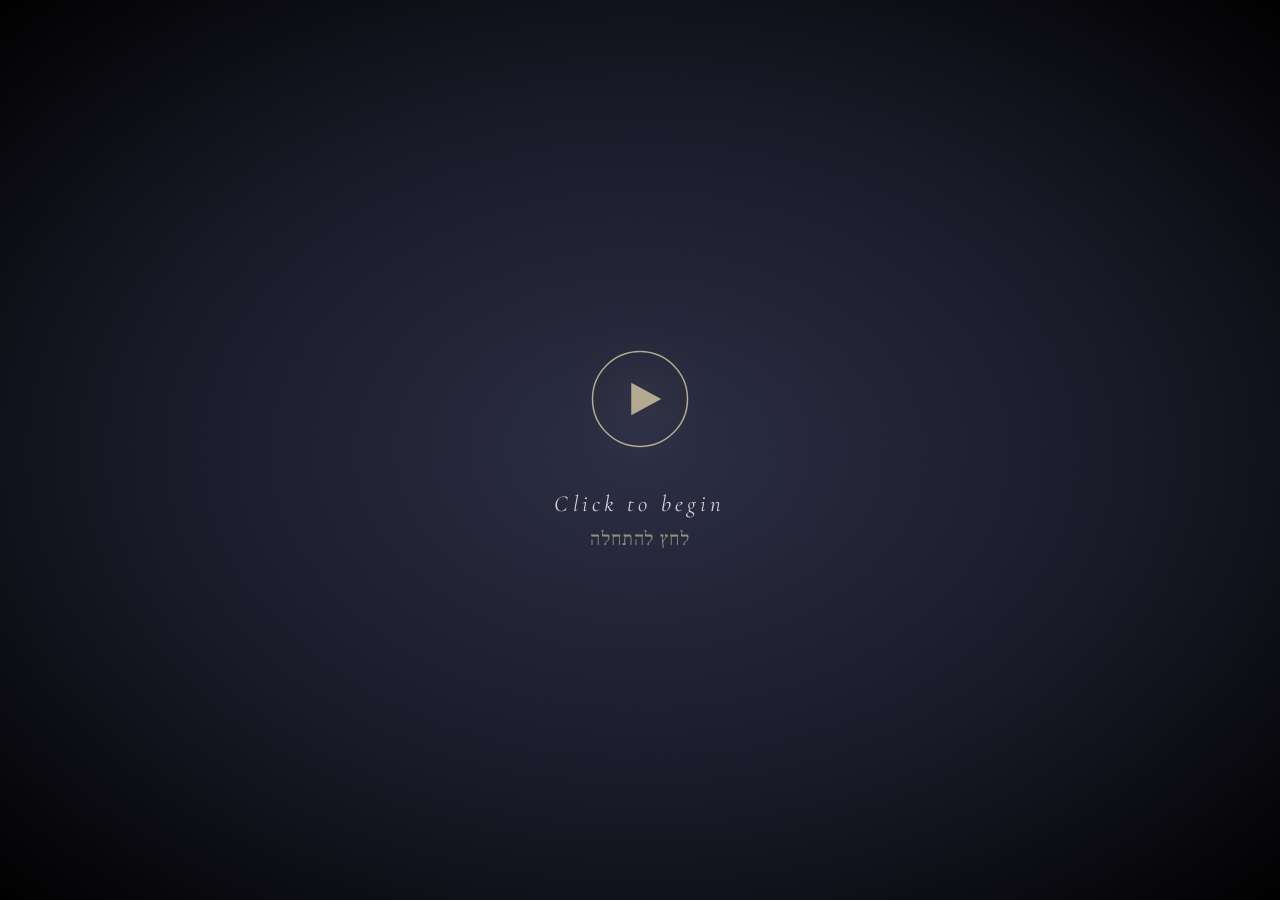
<file: berelovitz-video.html>
<!DOCTYPE html>
<html lang="en">
<head>
<meta charset="UTF-8">
<meta name="viewport" content="width=device-width, initial-scale=1.0">
<title>Berelowitz Family Foundation — Impact Report 2024–2025</title>
<link rel="preconnect" href="https://fonts.googleapis.com">
<link rel="preconnect" href="https://fonts.gstatic.com" crossorigin>
<link href="https://fonts.googleapis.com/css2?family=Cormorant+Garamond:ital,wght@0,300;0,400;0,500;0,600;1,300;1,400&family=Frank+Ruhl+Libre:wght@300;400;500;700;900&family=Assistant:wght@200;300;400;500;600;700&display=swap" rel="stylesheet">
<style>
  :root {
    --berry-bg: url('[data-uri]');
    --logo-bg: url('[data-uri]');
    --midnight: #181927;
    --midnight-2: #2B2D42;
    --midnight-3: #383B58;
    --gold: #C4B89B;
    --gold-bright: #DDD3BA;
    --gold-dim: #8E826B;
    --cream: #F0EDED;
    --cream-dim: #C8C5C3;
    --whisper: rgba(240, 237, 237, 0.55);
    --whisper-2: rgba(240, 237, 237, 0.3);
  }

  * { margin: 0; padding: 0; box-sizing: border-box; }

  html, body {
    width: 100%;
    height: 100%;
    background: #000;
    overflow: hidden;
    color: var(--cream);
    font-family: 'Assistant', sans-serif;
    -webkit-font-smoothing: antialiased;
    -moz-osx-font-smoothing: grayscale;
  }

  /* 16:9 cinema stage */
  #stage {
    position: relative;
    width: 100vw;
    height: 100vh;
    background: radial-gradient(ellipse at center, var(--midnight-2) 0%, var(--midnight) 55%, #000 100%);
    overflow: hidden;
  }

  /* Subtle film grain */
  #stage::before {
    content: '';
    position: absolute;
    inset: 0;
    background-image: url("data:image/svg+xml;utf8,<svg xmlns='http://www.w3.org/2000/svg' width='240' height='240'><filter id='n'><feTurbulence type='fractalNoise' baseFrequency='0.85' numOctaves='3' stitchTiles='stitch'/></filter><rect width='100%25' height='100%25' filter='url(%23n)' opacity='0.5'/></svg>");
    opacity: 0.18;
    pointer-events: none;
    z-index: 90;
    mix-blend-mode: overlay;
  }

  /* Vignette */
  #stage::after {
    content: '';
    position: absolute;
    inset: 0;
    background: radial-gradient(ellipse at center, transparent 35%, rgba(0,0,0,0.45) 90%, rgba(0,0,0,0.7) 100%);
    pointer-events: none;
    z-index: 91;
  }

  /* Ambient gold glow that pulses */
  .ambient-glow {
    position: absolute;
    width: 80vw;
    height: 80vw;
    max-width: 1200px;
    max-height: 1200px;
    top: 50%; left: 50%;
    transform: translate(-50%, -50%);
    background: radial-gradient(circle, rgba(196, 184, 155, 0.06) 0%, transparent 60%);
    pointer-events: none;
    z-index: 1;
    animation: glowPulse 7.2s ease-in-out infinite;
  }

  @keyframes glowPulse {
    0%, 100% { opacity: 0.5; transform: translate(-50%, -50%) scale(1); }
    50% { opacity: 1; transform: translate(-50%, -50%) scale(1.1); }
  }

  /* Scene base */
  .scene {
    position: absolute;
    inset: 0;
    display: flex;
    align-items: center;
    justify-content: center;
    flex-direction: column;
    opacity: 0;
    transition: opacity 0.45s cubic-bezier(0.4, 0, 0.2, 1);
    padding: 6vh 6vw;
    z-index: 10;
    pointer-events: none;
  }

  .scene.active {
    opacity: 1;
    pointer-events: auto;
  }

  .scene.active .anim-in {
    animation-play-state: running;
  }

  /* Typography classes */
  .eng-display { font-family: 'Cormorant Garamond', serif; font-weight: 400; letter-spacing: 0.02em; }
  .eng-italic { font-family: 'Cormorant Garamond', serif; font-style: italic; font-weight: 300; }
  .eng-sans { font-family: 'Assistant', sans-serif; }
  .heb-display { font-family: 'Frank Ruhl Libre', serif; direction: rtl; font-weight: 300; }
  .heb-sans { font-family: 'Assistant', sans-serif; direction: rtl; }
  .smallcaps {
    font-family: 'Assistant', sans-serif;
    text-transform: uppercase;
    letter-spacing: 0.4em;
    font-size: 0.72rem;
    color: var(--gold);
    font-weight: 500;
  }

  /* === SCENE 1: Memorial === */
  .memorial {
    text-align: center;
    max-width: 90%;
  }
  .memorial .ornament {
    margin: 0 auto 4vh;
    opacity: 0;
    animation: fadeIn 1.2s ease forwards;
    animation-delay: 0.25s;
    animation-play-state: paused;
  }
  .memorial .label-en {
    font-size: clamp(0.7rem, 1vw, 0.9rem);
    color: var(--gold);
    text-transform: uppercase;
    letter-spacing: 0.5em;
    margin-bottom: 2.5vh;
    opacity: 0;
    animation: fadeIn 1.2s ease forwards;
    animation-delay: 0.6s;
    animation-play-state: paused;
  }
  .memorial .name {
    font-size: clamp(2.5rem, 5.5vw, 5rem);
    color: var(--cream);
    line-height: 1.1;
    margin-bottom: 1.5vh;
    opacity: 0;
    animation: fadeInUp 1.44s cubic-bezier(0.2, 0.8, 0.2, 1) forwards;
    animation-delay: 0.9s;
    animation-play-state: paused;
  }
  .memorial .name .zl {
    color: var(--gold);
    font-style: italic;
    font-weight: 300;
    margin-left: 0.3em;
  }
  .memorial .label-he {
    font-size: clamp(0.85rem, 1.1vw, 1.05rem);
    color: var(--gold);
    margin-top: 3vh;
    margin-bottom: 1vh;
    letter-spacing: 0.15em;
    opacity: 0;
    animation: fadeIn 1.2s ease forwards;
    animation-delay: 1.3s;
    animation-play-state: paused;
  }
  .memorial .name-he {
    font-size: clamp(2rem, 4vw, 3.6rem);
    color: var(--cream);
    line-height: 1.2;
    opacity: 0;
    animation: fadeInUp 1.44s cubic-bezier(0.2, 0.8, 0.2, 1) forwards;
    animation-delay: 1.5s;
    animation-play-state: paused;
  }

  /* === SCENE 2: Title Card === */
  .title-card {
    text-align: center;
    max-width: 85%;
  }
  .title-card .upper-mark {
    color: var(--gold);
    margin-bottom: 4vh;
    opacity: 0;
    animation: fadeIn 1.08s ease forwards;
    animation-play-state: paused;
  }
  .title-card .title-en {
    font-size: clamp(2.4rem, 4.8vw, 4.6rem);
    color: var(--cream);
    line-height: 1.1;
    letter-spacing: 0.01em;
    opacity: 0;
    animation: fadeInUp 1.32s cubic-bezier(0.2, 0.8, 0.2, 1) forwards;
    animation-delay: 0.2s;
    animation-play-state: paused;
  }
  .title-card .title-he {
    font-size: clamp(1.8rem, 3.4vw, 3rem);
    color: var(--cream-dim);
    line-height: 1.3;
    margin-top: 1.5vh;
    opacity: 0;
    animation: fadeInUp 1.32s cubic-bezier(0.2, 0.8, 0.2, 1) forwards;
    animation-delay: 0.45s;
    animation-play-state: paused;
  }
  .title-card .gold-line {
    width: 100px;
    height: 1px;
    background: var(--gold);
    margin: 5vh auto;
    transform: scaleX(0);
    transform-origin: center;
    animation: lineExpand 0.96s cubic-bezier(0.2, 0.8, 0.2, 1) forwards;
    animation-delay: 0.7s;
    animation-play-state: paused;
  }
  .title-card .subtitle {
    color: var(--gold);
    text-transform: uppercase;
    letter-spacing: 0.5em;
    font-size: clamp(0.75rem, 1vw, 0.95rem);
    opacity: 0;
    animation: fadeIn 1.08s ease forwards;
    animation-delay: 0.95s;
    animation-play-state: paused;
  }
  .title-card .subtitle-he {
    color: var(--whisper);
    font-size: clamp(0.9rem, 1.1vw, 1.1rem);
    margin-top: 1.5vh;
    opacity: 0;
    animation: fadeIn 1.08s ease forwards;
    animation-delay: 1.15s;
    animation-play-state: paused;
  }

  /* === SCENE 3: Opening Statement === */
  .statement {
    text-align: center;
    max-width: 85%;
  }
  .statement .line {
    font-size: clamp(2rem, 3.8vw, 3.4rem);
    color: var(--cream);
    line-height: 1.4;
    margin-bottom: 1vh;
    opacity: 0;
    transform: translateY(30px);
    animation: fadeInUp 1.32s cubic-bezier(0.2, 0.8, 0.2, 1) forwards;
    animation-play-state: paused;
  }
  .statement .line-1 { animation-delay: 0.15s; }
  .statement .line-2 {
    animation-delay: 0.75s;
    color: var(--gold);
    font-style: italic;
  }
  .statement .heb-block {
    margin-top: 5vh;
    opacity: 0;
    animation: fadeIn 1.2s ease forwards;
    animation-delay: 1.5s;
    animation-play-state: paused;
  }
  .statement .heb-block p {
    font-size: clamp(1.4rem, 2.4vw, 2.2rem);
    color: var(--cream-dim);
    line-height: 1.5;
  }
  .statement .heb-block p + p {
    color: var(--gold);
    margin-top: 0.4em;
  }

  /* === SCENE 4: Numbers === */
  .numbers-grid {
    display: flex;
    gap: 6vw;
    align-items: center;
    justify-content: center;
    flex-wrap: wrap;
    width: 100%;
    max-width: 1400px;
  }
  .number-block {
    text-align: center;
    flex: 0 0 auto;
    opacity: 0;
    transform: translateY(40px);
    animation: fadeInUp 0.96s cubic-bezier(0.2, 0.8, 0.2, 1) forwards;
    animation-play-state: paused;
  }
  .number-block:nth-child(1) { animation-delay: 0.2s; }
  .number-block:nth-child(2) { animation-delay: 0.5s; }
  .number-block:nth-child(3) { animation-delay: 0.8s; }

  .big-number {
    font-family: 'Cormorant Garamond', serif;
    font-size: clamp(5rem, 11vw, 11rem);
    color: var(--gold);
    line-height: 1;
    font-weight: 300;
    letter-spacing: -0.02em;
    text-shadow: 0 0 40px rgba(196, 184, 155, 0.45);
  }
  .number-label-en {
    font-family: 'Cormorant Garamond', serif;
    font-size: clamp(1rem, 1.5vw, 1.5rem);
    color: var(--cream);
    margin-top: 1.5vh;
    letter-spacing: 0.05em;
    line-height: 1.3;
  }
  .number-label-he {
    font-family: 'Assistant', sans-serif;
    direction: rtl;
    font-size: clamp(0.85rem, 1.1vw, 1.1rem);
    color: var(--whisper);
    margin-top: 0.5vh;
    font-weight: 300;
  }

  .numbers-header {
    position: absolute;
    top: 9vh;
    left: 0; right: 0;
    text-align: center;
    opacity: 0;
    animation: fadeIn 0.9s ease forwards;
    animation-play-state: paused;
  }
  .numbers-header .smallcaps { color: var(--gold); }
  .numbers-header .heb-line {
    color: var(--whisper);
    margin-top: 1vh;
    font-size: clamp(0.85rem, 1.1vw, 1.05rem);
  }

  /* === SCENE 5: Grant Tracks === */
  .tracks-wrapper {
    width: 100%;
    max-width: 1100px;
    padding: 0 4vw;
  }
  .tracks-header {
    text-align: center;
    margin-bottom: 5vh;
    opacity: 0;
    animation: fadeIn 0.84s ease forwards;
    animation-play-state: paused;
  }
  .tracks-header h3 {
    font-family: 'Cormorant Garamond', serif;
    font-size: clamp(1.8rem, 3vw, 2.6rem);
    color: var(--cream);
    margin-bottom: 0.6vh;
    font-weight: 400;
  }
  .tracks-header .heb-sub {
    color: var(--gold);
    font-size: clamp(1rem, 1.4vw, 1.3rem);
  }

  .track-row {
    display: grid;
    grid-template-columns: 1fr 60% 60px;
    align-items: center;
    gap: 2vw;
    padding: 1.2vh 0;
    opacity: 0;
    transform: translateX(-30px);
    animation: slideInFromLeft 0.72s cubic-bezier(0.2, 0.8, 0.2, 1) forwards;
    animation-play-state: paused;
  }
  .track-row:nth-child(1) { animation-delay: 0.15s; }
  .track-row:nth-child(2) { animation-delay: 0.28s; }
  .track-row:nth-child(3) { animation-delay: 0.4s; }
  .track-row:nth-child(4) { animation-delay: 0.53s; }
  .track-row:nth-child(5) { animation-delay: 0.65s; }

  .track-name {
    text-align: left;
  }
  .track-name .en {
    font-family: 'Cormorant Garamond', serif;
    font-size: clamp(1.05rem, 1.5vw, 1.45rem);
    color: var(--cream);
    line-height: 1.2;
    font-style: italic;
  }
  .track-name .he {
    font-family: 'Assistant', sans-serif;
    direction: rtl;
    font-size: clamp(0.85rem, 1.1vw, 1.05rem);
    color: var(--gold);
    margin-top: 0.2vh;
  }

  .bar-track {
    position: relative;
    height: 4px;
    background: rgba(240, 237, 237, 0.08);
    border-radius: 2px;
    overflow: hidden;
  }
  .bar-fill {
    position: absolute;
    left: 0; top: 0;
    height: 100%;
    background: linear-gradient(90deg, var(--gold-dim) 0%, var(--gold) 50%, var(--gold-bright) 100%);
    width: 0%;
    border-radius: 2px;
    box-shadow: 0 0 12px rgba(196, 184, 155, 0.5);
    transition: width 1.6s cubic-bezier(0.2, 0.8, 0.2, 1);
  }

  .track-count {
    font-family: 'Cormorant Garamond', serif;
    font-size: clamp(1.5rem, 2.4vw, 2.2rem);
    color: var(--gold);
    text-align: right;
    font-weight: 400;
  }

  /* === SCENE 6: Areas of Impact === */
  .impact-grid {
    display: grid;
    grid-template-columns: repeat(3, 1fr);
    gap: 3vh 4vw;
    width: 100%;
    max-width: 1200px;
    padding: 0 4vw;
  }
  .impact-header {
    position: absolute;
    top: 10vh;
    left: 0; right: 0;
    text-align: center;
    opacity: 0;
    animation: fadeIn 0.84s ease forwards;
    animation-play-state: paused;
  }
  .impact-header h3 {
    font-family: 'Cormorant Garamond', serif;
    font-size: clamp(2.4rem, 4.2vw, 3.6rem);
    color: var(--cream);
    font-weight: 400;
    margin-bottom: 0.6vh;
    letter-spacing: -0.005em;
  }
  .impact-header .heb {
    color: var(--gold);
    font-size: clamp(1.4rem, 2vw, 1.8rem);
    font-weight: 300;
  }

  .impact-cell {
    text-align: center;
    opacity: 0;
    transform: translateY(20px) scale(0.95);
    animation: fadeInUp 0.6s cubic-bezier(0.2, 0.8, 0.2, 1) forwards;
    animation-play-state: paused;
  }
  .impact-cell:nth-child(1) { animation-delay: 0.1s; }
  .impact-cell:nth-child(2) { animation-delay: 0.17s; }
  .impact-cell:nth-child(3) { animation-delay: 0.25s; }
  .impact-cell:nth-child(4) { animation-delay: 0.33s; }
  .impact-cell:nth-child(5) { animation-delay: 0.4s; }
  .impact-cell:nth-child(6) { animation-delay: 0.47s; }
  .impact-cell:nth-child(7) { animation-delay: 0.55s; }
  .impact-cell:nth-child(8) { animation-delay: 0.62s; }
  .impact-cell:nth-child(9) { animation-delay: 0.7s; }

  .impact-icon {
    font-size: clamp(2rem, 3.5vw, 3rem);
    margin-bottom: 1vh;
    filter: sepia(0.3) hue-rotate(-10deg) saturate(0.8);
  }
  .impact-en {
    font-family: 'Cormorant Garamond', serif;
    font-size: clamp(0.95rem, 1.3vw, 1.2rem);
    color: var(--cream);
    line-height: 1.2;
  }
  .impact-he {
    font-family: 'Assistant', sans-serif;
    direction: rtl;
    font-size: clamp(0.75rem, 0.95vw, 0.95rem);
    color: var(--gold);
    margin-top: 0.4vh;
    font-weight: 300;
  }

  /* === SCENE 7 & 8: Testimonials === */
  .testimonial {
    max-width: 1000px;
    text-align: center;
    padding: 0 4vw;
  }
  .testimonial .quote-mark {
    font-family: 'Cormorant Garamond', serif;
    font-size: clamp(5rem, 9vw, 9rem);
    color: var(--gold);
    line-height: 0.5;
    margin-bottom: 3vh;
    opacity: 0;
    transform: scale(0.8);
    animation: quoteAppear 0.72s cubic-bezier(0.2, 0.8, 0.2, 1) forwards;
    animation-play-state: paused;
  }
  .testimonial .quote-en {
    font-family: 'Cormorant Garamond', serif;
    font-size: clamp(1.3rem, 2.1vw, 2rem);
    color: var(--cream);
    line-height: 1.5;
    font-style: italic;
    font-weight: 300;
    margin-bottom: 4vh;
    opacity: 0;
    transform: translateY(20px);
    animation: fadeInUp 1.2s cubic-bezier(0.2, 0.8, 0.2, 1) forwards;
    animation-delay: 0.25s;
    animation-play-state: paused;
  }
  .testimonial .quote-he {
    font-family: 'Frank Ruhl Libre', serif;
    direction: rtl;
    font-size: clamp(1.1rem, 1.7vw, 1.55rem);
    color: var(--cream-dim);
    line-height: 1.7;
    font-weight: 300;
    margin-bottom: 4vh;
    opacity: 0;
    transform: translateY(20px);
    animation: fadeInUp 1.2s cubic-bezier(0.2, 0.8, 0.2, 1) forwards;
    animation-delay: 0.7s;
    animation-play-state: paused;
  }
  .testimonial .attribution {
    color: var(--gold);
    text-transform: uppercase;
    letter-spacing: 0.35em;
    font-size: clamp(0.85rem, 1.1vw, 1.1rem);
    opacity: 0;
    animation: fadeIn 0.9s ease forwards;
    animation-delay: 1.25s;
    animation-play-state: paused;
  }
  .testimonial .attribution-he {
    font-family: 'Assistant', sans-serif;
    direction: rtl;
    color: var(--whisper);
    font-size: clamp(0.95rem, 1.2vw, 1.2rem);
    margin-top: 0.8vh;
    letter-spacing: 0.05em;
    opacity: 0;
    animation: fadeIn 0.9s ease forwards;
    animation-delay: 1.45s;
    animation-play-state: paused;
  }

  /* === SCENE 9: Closing Statement === */
  .closing {
    text-align: center;
    max-width: 90%;
  }
  .closing .line-en-1 {
    font-family: 'Cormorant Garamond', serif;
    font-size: clamp(2.4rem, 4.4vw, 3.8rem);
    color: var(--cream);
    line-height: 1.4;
    margin-bottom: 1vh;
    opacity: 0;
    animation: fadeInUp 1.32s cubic-bezier(0.2, 0.8, 0.2, 1) forwards;
    animation-delay: 0.15s;
    animation-play-state: paused;
  }
  .closing .line-en-2 {
    font-family: 'Cormorant Garamond', serif;
    font-style: italic;
    font-size: clamp(2.4rem, 4.4vw, 3.8rem);
    color: var(--gold);
    line-height: 1.4;
    opacity: 0;
    animation: fadeInUp 1.32s cubic-bezier(0.2, 0.8, 0.2, 1) forwards;
    animation-delay: 0.75s;
    animation-play-state: paused;
  }
  .closing .heb-line {
    font-family: 'Frank Ruhl Libre', serif;
    direction: rtl;
    font-size: clamp(1.4rem, 2.4vw, 2.2rem);
    color: var(--cream-dim);
    margin-top: 5vh;
    line-height: 1.5;
    opacity: 0;
    animation: fadeIn 1.2s ease forwards;
    animation-delay: 1.5s;
    animation-play-state: paused;
  }
  .closing .heb-line span {
    color: var(--gold);
    font-style: italic;
  }

  /* === SCENE 10: Sign-off === */
  .signoff {
    text-align: center;
    display: flex;
    flex-direction: column;
    align-items: center;
    max-height: 90vh;
  }
  .signoff .name {
    font-family: 'Cormorant Garamond', serif;
    font-size: clamp(1.7rem, 2.7vw, 2.3rem);
    color: var(--cream);
    line-height: 1.2;
    margin-top: 2.5vh;
    margin-bottom: 0.3vh;
    opacity: 0;
    animation: fadeIn 1.2s ease forwards;
    animation-delay: 0.4s;
    animation-play-state: paused;
  }
  .signoff .name-he {
    font-family: 'Frank Ruhl Libre', serif;
    direction: rtl;
    font-size: clamp(1.4rem, 2.2vw, 1.9rem);
    color: var(--gold);
    margin-bottom: 2vh;
    opacity: 0;
    animation: fadeIn 1.2s ease forwards;
    animation-delay: 0.65s;
    animation-play-state: paused;
  }
  .signoff .year {
    color: var(--gold);
    text-transform: uppercase;
    letter-spacing: 0.5em;
    font-size: clamp(0.75rem, 0.95vw, 0.95rem);
    opacity: 0;
    animation: fadeIn 1.08s ease forwards;
    animation-delay: 0.9s;
    animation-play-state: paused;
  }
  .signoff .memorial-spacer {
    height: 4vh;
  }
  .signoff .memorial-line {
    font-family: 'Cormorant Garamond', serif;
    font-style: italic;
    color: var(--whisper);
    margin-top: 1.2vh;
    margin-bottom: 0.2vh;
    font-size: clamp(0.85rem, 1.1vw, 1.05rem);
    opacity: 0;
    animation: fadeIn 1.2s ease forwards;
    animation-delay: 1.4s;
    animation-play-state: paused;
  }
  .signoff .memorial-line-he {
    font-family: 'Assistant', sans-serif;
    direction: rtl;
    color: var(--whisper);
    font-size: clamp(0.85rem, 1.1vw, 1.05rem);
    opacity: 0;
    animation: fadeIn 1.2s ease forwards;
    animation-delay: 1.55s;
    animation-play-state: paused;
  }


  /* === Image elements === */
  .berry-portrait {
    width: clamp(180px, 22vh, 280px);
    height: clamp(180px, 22vh, 280px);
    border-radius: 50%;
    background-image: var(--berry-bg);
    background-size: cover;
    background-position: center 30%;
    margin: 0 auto 4vh;
    position: relative;
    opacity: 0;
    transform: scale(0.85);
    animation: portraitAppear 1.44s cubic-bezier(0.2, 0.8, 0.2, 1) forwards;
    animation-play-state: paused;
    filter: sepia(0.08) brightness(1.04) contrast(1.04);
    box-shadow:
      0 0 0 2px rgba(196, 184, 155, 0.5),
      0 0 0 12px rgba(196, 184, 155, 0.08),
      0 0 60px rgba(196, 184, 155, 0.25),
      0 8px 40px rgba(0, 0, 0, 0.6);
  }
  .berry-portrait::before {
    content: '';
    position: absolute;
    inset: -4px;
    border-radius: 50%;
    background: radial-gradient(circle at 30% 30%, rgba(221, 211, 186, 0.3) 0%, transparent 60%);
    pointer-events: none;
    mix-blend-mode: screen;
  }

  .berry-portrait-small {
    width: clamp(95px, 12vh, 130px);
    height: clamp(95px, 12vh, 130px);
    border-radius: 50%;
    background-image: var(--berry-bg);
    background-size: cover;
    background-position: center 30%;
    margin: 0 auto;
    filter: sepia(0.08) brightness(1.04) contrast(1.04);
    box-shadow:
      0 0 0 2px rgba(196, 184, 155, 0.55),
      0 0 0 9px rgba(196, 184, 155, 0.08),
      0 0 32px rgba(196, 184, 155, 0.22);
    opacity: 0;
    transform: scale(0.85);
    animation: portraitAppear 1.08s cubic-bezier(0.2, 0.8, 0.2, 1) forwards;
    animation-delay: 1.2s;
    animation-play-state: paused;
  }

  .foundation-logo-lg {
    width: clamp(140px, 20vh, 230px);
    height: clamp(140px, 20vh, 230px);
    background-image: var(--logo-bg);
    background-size: contain;
    background-position: center;
    background-repeat: no-repeat;
    margin: 0 auto 4vh;
    border-radius: 6px;
    opacity: 0;
    transform: scale(0.9);
    animation: portraitAppear 1.32s cubic-bezier(0.2, 0.8, 0.2, 1) forwards;
    animation-play-state: paused;
    box-shadow:
      0 0 80px rgba(196, 184, 155, 0.25),
      0 0 0 1px rgba(196, 184, 155, 0.2),
      0 12px 50px rgba(0, 0, 0, 0.5);
  }

  .foundation-logo-md {
    width: clamp(125px, 16vh, 200px);
    height: clamp(125px, 16vh, 200px);
    background-image: var(--logo-bg);
    background-size: contain;
    background-position: center;
    background-repeat: no-repeat;
    margin: 0 auto;
    border-radius: 4px;
    opacity: 0;
    transform: scale(0.9);
    animation: portraitAppear 1.08s cubic-bezier(0.2, 0.8, 0.2, 1) forwards;
    animation-play-state: paused;
    box-shadow:
      0 0 50px rgba(196, 184, 155, 0.18),
      0 0 0 1px rgba(196, 184, 155, 0.15),
      0 8px 30px rgba(0, 0, 0, 0.4);
  }

  @keyframes portraitAppear {
    from { opacity: 0; transform: scale(0.85); }
    to { opacity: 1; transform: scale(1); }
  }


  /* === LIGHT SCENE VARIANT === */
  .scene.light {
    background: var(--cream); /* Light #F0EDED */
    color: var(--midnight-2); /* Deep Ink */
    z-index: 92; /* above grain (90) + vignette (91) */
  }
  /* Subtle paper texture for light scene */
  .scene.light::before {
    content: '';
    position: absolute;
    inset: 0;
    background-image: url("data:image/svg+xml;utf8,<svg xmlns='http://www.w3.org/2000/svg' width='200' height='200'><filter id='n'><feTurbulence type='fractalNoise' baseFrequency='0.7' numOctaves='2'/></filter><rect width='100%25' height='100%25' filter='url(%23n)' opacity='0.5'/></svg>");
    opacity: 0.06;
    pointer-events: none;
    mix-blend-mode: multiply;
  }
  /* Subtle Warm Accent border accents */
  .scene.light::after {
    content: '';
    position: absolute;
    top: 5vh; left: 50%;
    transform: translateX(-50%);
    width: 40px;
    height: 1px;
    background: var(--gold);
    pointer-events: none;
  }
  .scene.light .big-number {
    color: var(--midnight-2);
    text-shadow: 0 4px 30px rgba(43, 45, 66, 0.08);
  }
  .scene.light .number-label-en {
    color: var(--midnight-2);
  }
  .scene.light .number-label-he {
    color: rgba(43, 45, 66, 0.55);
  }
  .scene.light .smallcaps {
    color: var(--gold-dim); /* darker accent for legibility on light */
  }
  .scene.light .numbers-header .heb-line {
    color: rgba(43, 45, 66, 0.6);
  }
  .scene.light .numbers-title {
    font-family: 'Cormorant Garamond', serif;
    font-style: italic;
    font-weight: 400;
    font-size: clamp(2.2rem, 3.8vw, 3.6rem);
    line-height: 1.15;
    color: var(--midnight-2);
    margin-top: 1.5vh;
    letter-spacing: -0.01em;
  }
  .scene.light .numbers-title-he {
    font-family: 'Frank Ruhl Libre', serif;
    direction: rtl;
    font-weight: 400;
    font-size: clamp(1.6rem, 2.6vw, 2.4rem);
    line-height: 1.3;
    color: rgba(43, 45, 66, 0.7);
    margin-top: 0.6vh;
  }

  /* === SVG impact icons (replace emojis) === */
  .scene[data-scene="6"] .impact-icon {
    width: clamp(40px, 4.8vw, 60px);
    height: clamp(40px, 4.8vw, 60px);
    margin: 0 auto 1.5vh;
    color: var(--gold);
    display: block;
    filter: none;
  }
  .scene[data-scene="6"] .impact-icon svg {
    width: 100%;
    height: 100%;
    display: block;
  }

  /* === Animations === */
  @keyframes fadeIn {
    from { opacity: 0; }
    to { opacity: 1; }
  }
  @keyframes fadeInUp {
    from { opacity: 0; transform: translateY(30px); }
    to { opacity: 1; transform: translateY(0); }
  }
  @keyframes slideInFromLeft {
    from { opacity: 0; transform: translateX(-30px); }
    to { opacity: 1; transform: translateX(0); }
  }
  @keyframes lineExpand {
    from { transform: scaleX(0); }
    to { transform: scaleX(1); }
  }
  @keyframes quoteAppear {
    from { opacity: 0; transform: scale(0.7); }
    to { opacity: 0.85; transform: scale(1); }
  }

  /* === Begin overlay (click-to-start screen) === */
  #begin-overlay {
    position: fixed;
    inset: 0;
    background: radial-gradient(ellipse at center, var(--midnight-2) 0%, var(--midnight) 55%, #000 100%);
    z-index: 500;
    display: flex;
    align-items: center;
    justify-content: center;
    cursor: pointer;
    transition: opacity 0.55s cubic-bezier(0.4, 0, 0.2, 1);
  }
  #begin-overlay::before {
    content: '';
    position: absolute;
    inset: 0;
    background-image: url("data:image/svg+xml;utf8,<svg xmlns='http://www.w3.org/2000/svg' width='240' height='240'><filter id='n'><feTurbulence type='fractalNoise' baseFrequency='0.85' numOctaves='3' stitchTiles='stitch'/></filter><rect width='100%25' height='100%25' filter='url(%23n)' opacity='0.5'/></svg>");
    opacity: 0.18;
    pointer-events: none;
    mix-blend-mode: overlay;
  }
  #begin-overlay.hidden {
    opacity: 0;
    pointer-events: none;
  }
  #begin-overlay .begin-content {
    text-align: center;
    color: var(--cream);
    transition: transform 0.4s ease;
    position: relative;
    z-index: 2;
  }
  #begin-overlay:hover .begin-content {
    transform: scale(1.04);
  }
  #begin-overlay .play-icon {
    width: clamp(72px, 8vw, 100px);
    height: clamp(72px, 8vw, 100px);
    color: var(--gold);
    margin-bottom: 4vh;
    opacity: 0.9;
    filter: drop-shadow(0 0 24px rgba(196, 184, 155, 0.35));
    transition: opacity 0.3s ease, filter 0.3s ease;
    animation: beginGlow 1.8s ease-in-out infinite;
  }
  #begin-overlay:hover .play-icon {
    opacity: 1;
    filter: drop-shadow(0 0 40px rgba(196, 184, 155, 0.6));
  }
  @keyframes beginGlow {
    0%, 100% { filter: drop-shadow(0 0 20px rgba(196, 184, 155, 0.25)); }
    50% { filter: drop-shadow(0 0 35px rgba(196, 184, 155, 0.5)); }
  }
  #begin-overlay .begin-text-en {
    font-family: 'Cormorant Garamond', serif;
    font-style: italic;
    font-size: clamp(1.2rem, 1.8vw, 1.7rem);
    letter-spacing: 0.18em;
    margin-bottom: 1vh;
    opacity: 0.85;
    color: var(--cream);
  }
  #begin-overlay .begin-text-he {
    font-family: 'Frank Ruhl Libre', serif;
    direction: rtl;
    font-size: clamp(1rem, 1.5vw, 1.4rem);
    letter-spacing: 0.05em;
    opacity: 0.7;
    color: var(--gold);
  }
  /* Hide cursor during clean playback for recording */
  body.playing { cursor: none; }
  body.playing * { cursor: none; }

</style>
</head>
<body>

<div id="stage">
  <div class="ambient-glow"></div>

  <!-- ========== SCENE 1: Memorial ========== -->
  <div class="scene" data-scene="1">
    <div class="memorial">
      <div class="berry-portrait anim-in"></div>
      <p class="label-en anim-in">In loving memory of</p>
      <h1 class="name eng-display anim-in">Berry Berelowitz <span class="zl">z"l</span></h1>
      <p class="label-he heb-sans anim-in">לזכרו של</p>
      <h1 class="name-he heb-display anim-in">ברי ברלוביץ׳ ז״ל</h1>
    </div>
  </div>

  <!-- ========== SCENE 2: Title ========== -->
  <div class="scene" data-scene="2">
    <div class="title-card">
      <div class="foundation-logo-lg anim-in"></div>
      <h1 class="title-en eng-display anim-in">Berelowitz Family Foundation</h1>
      <h2 class="title-he heb-display anim-in">קרן משפחת ברלוביץ׳</h2>
      <div class="gold-line anim-in"></div>
      <p class="subtitle anim-in">Impact Report · 2024–2025</p>
    </div>
  </div>

  <!-- ========== SCENE 3: Opening Statement ========== -->
  <div class="scene" data-scene="3">
    <div class="statement">
      <p class="line line-1 eng-display anim-in">Behind every grant</p>
      <p class="line line-2 eng-italic anim-in">stands a story.</p>
      <div class="heb-block anim-in">
        <p class="heb-display">מאחורי כל מענק</p>
        <p class="heb-display">עומד סיפור.</p>
      </div>
    </div>
  </div>

  <!-- ========== SCENE 4: Numbers (LIGHT theme) ========== -->
  <div class="scene light" data-scene="4">
    <div class="numbers-header anim-in">
      <p class="smallcaps">From the 2024–2025 Grants Cycle</p>
      <p class="numbers-title">A few of the stories shared with us</p>
      <p class="numbers-title-he">— כמה מהסיפורים שחלקו איתנו —</p>
    </div>
    <div class="numbers-grid">
      <div class="number-block anim-in">
        <div class="big-number" data-target="36">0</div>
        <div class="number-label-en">Organizations<br>Supported</div>
        <div class="number-label-he">ארגונים שנתמכו</div>
      </div>
      <div class="number-block anim-in">
        <div class="big-number" data-target="5">0</div>
        <div class="number-label-en">Grant<br>Tracks</div>
        <div class="number-label-he">מסלולי מענק</div>
      </div>
      <div class="number-block anim-in">
        <div class="big-number" data-target="5">0</div>
        <div class="number-label-en">Featured<br>Stories</div>
        <div class="number-label-he">סיפורי השפעה</div>
      </div>
    </div>
  </div>

  <!-- ========== SCENE 6: Areas of Impact ========== -->
  <div class="scene" data-scene="6">
    <div class="impact-header anim-in">
      <h3>Areas of Impact</h3>
      <p class="heb heb-sans">תחומי השפעה</p>
    </div>
    <div class="impact-grid">
      <div class="impact-cell anim-in">
        <div class="impact-icon"><svg viewBox="0 0 56 56" fill="none" stroke="currentColor" stroke-width="2" stroke-linecap="round" stroke-linejoin="round"><path d="M28 47 C 10 35, 7 20, 16 14 C 22 10, 26 13, 28 18 C 30 13, 34 10, 40 14 C 49 20, 46 35, 28 47 Z"/></svg></div>
        <div class="impact-en">Mental Health & Trauma Care</div>
        <div class="impact-he">בריאות נפש וטיפול בטראומה</div>
      </div>
      <div class="impact-cell anim-in">
        <div class="impact-icon"><svg viewBox="0 0 56 56" fill="none" stroke="currentColor" stroke-width="2" stroke-linecap="round" stroke-linejoin="round"><path d="M28 6 L48 12 V32 C 48 42, 28 50, 28 50 C 28 50, 8 42, 8 32 V12 Z"/><path d="M28 22 V36 M21 29 H35"/></svg></div>
        <div class="impact-en">Emergency Response</div>
        <div class="impact-he">מענה חירום</div>
      </div>
      <div class="impact-cell anim-in">
        <div class="impact-icon"><svg viewBox="0 0 56 56" fill="none" stroke="currentColor" stroke-width="2" stroke-linecap="round" stroke-linejoin="round"><circle cx="20" cy="18" r="5"/><path d="M12 48 C 12 36, 28 36, 28 48"/><circle cx="38" cy="24" r="4"/><path d="M30 48 C 30 38, 46 38, 46 48"/></svg></div>
        <div class="impact-en">Children & Youth</div>
        <div class="impact-he">ילדים ונוער</div>
      </div>
      <div class="impact-cell anim-in">
        <div class="impact-icon"><svg viewBox="0 0 56 56" fill="none" stroke="currentColor" stroke-width="2" stroke-linecap="round" stroke-linejoin="round"><path d="M8 26 L28 10 L48 26"/><path d="M12 24 V46 H44 V24"/><path d="M24 46 V34 H32 V46"/></svg></div>
        <div class="impact-en">Community Rehabilitation</div>
        <div class="impact-he">שיקום קהילתי</div>
      </div>
      <div class="impact-cell anim-in">
        <div class="impact-icon"><svg viewBox="0 0 56 56" fill="none" stroke="currentColor" stroke-width="2" stroke-linecap="round" stroke-linejoin="round"><path d="M6 14 C 14 12, 22 14, 28 18 C 34 14, 42 12, 50 14 V44 C 42 42, 34 44, 28 48 C 22 44, 14 42, 6 44 Z"/><path d="M28 18 V48"/></svg></div>
        <div class="impact-en">Education & Mentorship</div>
        <div class="impact-he">חינוך וחונכות</div>
      </div>
      <div class="impact-cell anim-in">
        <div class="impact-icon"><svg viewBox="0 0 56 56" fill="none" stroke="currentColor" stroke-width="2" stroke-linecap="round" stroke-linejoin="round"><circle cx="28" cy="28" r="22"/><circle cx="28" cy="22" r="5"/><path d="M16 42 C 16 32, 40 32, 40 42"/></svg></div>
        <div class="impact-en">Ethiopian Community</div>
        <div class="impact-he">הקהילה האתיופית</div>
      </div>
      <div class="impact-cell anim-in">
        <div class="impact-icon"><svg viewBox="0 0 56 56" fill="none" stroke="currentColor" stroke-width="2" stroke-linecap="round" stroke-linejoin="round"><path d="M28 10 V46 M20 46 H36"/><path d="M14 16 H42"/><path d="M14 16 L9 28 L19 28 Z"/><path d="M42 16 L37 28 L47 28 Z"/></svg></div>
        <div class="impact-en">Financial Literacy</div>
        <div class="impact-he">אוריינות פיננסית</div>
      </div>
      <div class="impact-cell anim-in">
        <div class="impact-icon"><svg viewBox="0 0 56 56" fill="none" stroke="currentColor" stroke-width="2" stroke-linecap="round" stroke-linejoin="round"><ellipse cx="28" cy="38" rx="10" ry="8"/><ellipse cx="14" cy="22" rx="4" ry="5"/><ellipse cx="22" cy="14" rx="4" ry="5"/><ellipse cx="34" cy="14" rx="4" ry="5"/><ellipse cx="42" cy="22" rx="4" ry="5"/></svg></div>
        <div class="impact-en">Animal-Assisted Therapy</div>
        <div class="impact-he">טיפול בעזרת בעלי חיים</div>
      </div>
      <div class="impact-cell anim-in">
        <div class="impact-icon"><svg viewBox="0 0 56 56" fill="none" stroke="currentColor" stroke-width="2" stroke-linecap="round" stroke-linejoin="round"><circle cx="28" cy="28" r="22"/><ellipse cx="28" cy="28" rx="9" ry="22"/><path d="M6 28 H50"/></svg></div>
        <div class="impact-en">International Mental Health</div>
        <div class="impact-he">בריאות נפש בעולם</div>
      </div>
    </div>
  </div>

  <!-- ========== SCENE 7: Testimonial 1 — Pele Yoetz ========== -->
  <div class="scene" data-scene="7">
    <div class="testimonial">
      <div class="quote-mark anim-in">"</div>
      <p class="quote-en anim-in">With your help we managed to prevent severe deterioration in the mental state of about one hundred children — and the complete collapse of the community.</p>
      <p class="quote-he anim-in">בעזרתכם הצלחנו למנוע הידרדרות חמורה במצבם הנפשי של כמאה ילדים, ואת קריסתה המוחלטת של הקהילה.</p>
      <p class="attribution anim-in">Pele Yoetz · Returning Evacuees in Shlomi</p>
      <p class="attribution-he anim-in">פלא יועץ · מפוני שלומי החוזרים הביתה</p>
    </div>
  </div>

  <!-- ========== SCENE 8: Testimonial 2 — SAHAR ========== -->
  <div class="scene" data-scene="8">
    <div class="testimonial">
      <div class="quote-mark anim-in">"</div>
      <p class="quote-en anim-in">The patrol has been operating since 2008 and has responded to the distress of hundreds of thousands of youth. The grant was extremely significant in expanding our reach.</p>
      <p class="quote-he anim-in">הסיירת פועלת מאז 2008 ונענתה למצוקתם של מאות אלפי בני נוער. המענק היה משמעותי במיוחד להרחבת היכולת שלנו לזהות מצוקה בזמן.</p>
      <p class="attribution anim-in">SAHAR · Online Crisis Response for Youth</p>
      <p class="attribution-he anim-in">סה״ר · סיוע והקשבה ברשת לבני נוער</p>
    </div>
  </div>

  <!-- ========== SCENE 9: Closing Statement ========== -->
  <div class="scene" data-scene="9">
    <div class="closing">
      <p class="line-en-1 anim-in">Every grant tells a story.</p>
      <p class="line-en-2 anim-in">Every story changes a life.</p>
      <p class="heb-line anim-in">כל מענק מספר סיפור.<br><span>כל סיפור משנה חיים.</span></p>
    </div>
  </div>

  <!-- ========== SCENE 10: Sign-off ========== -->
  <div class="scene" data-scene="10">
    <div class="signoff">
      <div class="foundation-logo-md anim-in"></div>
      <h2 class="name eng-display anim-in">Berelowitz Family Foundation</h2>
      <p class="name-he heb-display anim-in">קרן משפחת ברלוביץ׳</p>
      <p class="year anim-in">2024 — 2025</p>
      <div class="memorial-spacer"></div>
      <div class="berry-portrait-small anim-in"></div>
      <p class="memorial-line anim-in">In loving memory of Berry Berelowitz z"l</p>
      <p class="memorial-line-he heb-sans anim-in">לזכרו של ברי ברלוביץ׳ ז״ל</p>
    </div>
  </div>
</div>

<!-- Begin overlay - click anywhere to start the experience -->
<div id="begin-overlay">
  <div class="begin-content">
    <svg viewBox="0 0 80 80" class="play-icon">
      <circle cx="40" cy="40" r="38" fill="none" stroke="currentColor" stroke-width="1.2"/>
      <path d="M33 27 L57 40 L33 53 Z" fill="currentColor"/>
    </svg>
    <p class="begin-text-en" id="begin-en">Click to begin</p>
    <p class="begin-text-he" id="begin-he">לחץ להתחלה</p>
  </div>
</div>

<script>
  // === Scene timing (milliseconds) ===
  const scenes = [
    { id: 1,  duration: 5500 }, // Memorial
    { id: 2,  duration: 4500 }, // Title
    { id: 3,  duration: 4500 }, // Opening statement
    { id: 4,  duration: 7000, onEnter: animateCounters }, // Numbers (light)
    { id: 6,  duration: 7000 }, // Areas of impact
    { id: 7,  duration: 8000 }, // Testimonial 1
    { id: 8,  duration: 8000 }, // Testimonial 2
    { id: 9,  duration: 6000 }, // Closing statement
    { id: 10, duration: 7500 }  // Sign-off
  ];
  // Total: 58s — snappy pacing
  // Total: ~102.5 seconds (1:42)

  const totalDuration = scenes.reduce((s, x) => s + x.duration, 0);
  let currentSceneIdx = 0;
  let isPlaying = true;
  let sceneStartTime = performance.now();
  let pausedAt = 0;
  let rafId = null;

  const sceneEls = document.querySelectorAll('.scene');
  // (UI controls removed — using begin-overlay instead)

  function showScene(idx) {
    sceneEls.forEach((el, i) => {
      if (i === idx) {
        el.classList.add('active');
        // restart animations
        el.querySelectorAll('.anim-in').forEach(a => {
          a.style.animationPlayState = 'running';
        });
      } else {
        el.classList.remove('active');
        el.querySelectorAll('.anim-in').forEach(a => {
          a.style.animationPlayState = 'paused';
          // force reflow so re-running works
          a.style.animation = 'none';
          a.offsetHeight;
          a.style.animation = '';
        });
      }
    });
    if (scenes[idx].onEnter) {
      setTimeout(() => scenes[idx].onEnter(sceneEls[idx]), 400);
    }
  }

  function animateCounters(sceneEl) {
    sceneEl.querySelectorAll('.big-number').forEach((el, i) => {
      const target = parseInt(el.dataset.target);
      const delay = 300 + i * 300;
      setTimeout(() => {
        const duration = 1100;
        const start = performance.now();
        function tick(now) {
          const p = Math.min((now - start) / duration, 1);
          const eased = 1 - Math.pow(1 - p, 3);
          el.textContent = Math.floor(eased * target);
          if (p < 1) requestAnimationFrame(tick);
          else el.textContent = target;
        }
        requestAnimationFrame(tick);
      }, delay);
    });
  }

  function animateBars(sceneEl) {
    sceneEl.querySelectorAll('.bar-fill').forEach((el, i) => {
      const pct = el.dataset.pct;
      setTimeout(() => {
        el.style.width = pct + '%';
      }, 400 + i * 250);
    });
  }

  function tick() {
    if (!isPlaying) return;
    const now = performance.now();
    const elapsed = now - sceneStartTime;
    const sceneDur = scenes[currentSceneIdx].duration;

    if (elapsed >= sceneDur) {
      if (currentSceneIdx < scenes.length - 1) {
        currentSceneIdx++;
        sceneStartTime = performance.now();
        showScene(currentSceneIdx);
      } else {
        isPlaying = false;
        rafId = null;
        return;
      }
    }
    rafId = requestAnimationFrame(tick);
  }

  function play() {
    if (currentSceneIdx >= scenes.length - 1 && (performance.now() - sceneStartTime) >= scenes[currentSceneIdx].duration) {
      restart();
      return;
    }
    isPlaying = true;
    sceneStartTime = performance.now() - pausedAt;
    pausedAt = 0;
    rafId = requestAnimationFrame(tick);
  }

  function pause() {
    isPlaying = false;
    pausedAt = performance.now() - sceneStartTime;
    if (rafId) cancelAnimationFrame(rafId);
  }

  function restart() {
    if (rafId) cancelAnimationFrame(rafId);
    currentSceneIdx = 0;
    pausedAt = 0;
    sceneStartTime = performance.now();
    isPlaying = true;
    showScene(0);
    rafId = requestAnimationFrame(tick);
  }

  function nextScene() {
    if (currentSceneIdx < scenes.length - 1) {
      currentSceneIdx++;
      pausedAt = 0;
      sceneStartTime = performance.now();
      showScene(currentSceneIdx);
      if (isPlaying) {
        if (rafId) cancelAnimationFrame(rafId);
        rafId = requestAnimationFrame(tick);
      }
    }
  }

  function prevScene() {
    if (currentSceneIdx > 0) {
      currentSceneIdx--;
      pausedAt = 0;
      sceneStartTime = performance.now();
      showScene(currentSceneIdx);
      if (isPlaying) {
        if (rafId) cancelAnimationFrame(rafId);
        rafId = requestAnimationFrame(tick);
      }
    }
  }

  function toggleFullscreen() {
    if (!document.fullscreenElement) {
      document.documentElement.requestFullscreen();
    } else {
      document.exitFullscreen();
    }
  }

  // ===========================================================================
  // === MUSIC ENGINE (Web Audio API — rhythmic piano arpeggio)
  // Style: minimalist contemporary score (Einaudi / Olafur Arnalds vibe)
  // Sustained bass + Alberti-bass arpeggio in eighth notes
  // ===========================================================================
  let audioCtx = null;
  let masterGain = null;
  let musicEnabled = false;
  let musicTickInterval = null;
  let musicScheduledUntil = 0;
  let musicStartTime = 0;

  // Tempo and rhythm
  const BPM = 88;
  const SEC_PER_BEAT = 60 / BPM;
  const EIGHTH = SEC_PER_BEAT / 2;
  const BEATS_PER_CHORD = 4;
  const CHORD_DURATION = SEC_PER_BEAT * BEATS_PER_CHORD; // ~2.73s per chord

  // C major key, I-V-vi-IV (uplifting cinematic loop)
  // Each chord: sustained bass note + 3 upper voices (low/mid/high) for arpeggio
  const chords = [
    { bass: 130.81, upper: [261.63, 329.63, 392.00] }, // C  (I)  : C3 + C4 E4 G4
    { bass:  98.00, upper: [246.94, 293.66, 392.00] }, // G  (V)  : G2 + B3 D4 G4
    { bass: 110.00, upper: [220.00, 261.63, 329.63] }, // Am (vi) : A2 + A3 C4 E4
    { bass:  87.31, upper: [220.00, 261.63, 349.23] }, // F  (IV) : F2 + A3 C4 F4
  ];

  // Alberti bass arpeggio pattern across 8 eighth notes (indices into upper[])
  const PATTERN     = [0, 1, 2, 1, 0, 1, 2, 1];
  // Velocity emphasis: beat 1 strongest, beat 3 secondary, "ands" softer = clear pulse
  const VELOCITIES  = [1.0, 0.55, 0.7, 0.5, 0.85, 0.55, 0.7, 0.5];

  function initMusic() {
    try {
      audioCtx = new (window.AudioContext || window.webkitAudioContext)();
    } catch (e) { console.warn('Web Audio not supported', e); return; }

    masterGain = audioCtx.createGain();
    masterGain.gain.value = 0.0001;

    // Tighter reverb for rhythmic clarity (was washing out arpeggios)
    const delay = audioCtx.createDelay(2);
    delay.delayTime.value = 0.18;
    const fb = audioCtx.createGain();
    fb.gain.value = 0.32;
    const wet = audioCtx.createGain();
    wet.gain.value = 0.22;

    masterGain.connect(audioCtx.destination);
    delay.connect(fb);
    fb.connect(delay);
    delay.connect(wet);
    wet.connect(audioCtx.destination);
    masterGain.connect(delay);
  }

  // Sustained warm bass (continuous through chord duration)
  function playSustainedBass(freq, startTime, duration, volume) {
    const osc1 = audioCtx.createOscillator();
    const osc2 = audioCtx.createOscillator();
    osc1.type = 'sine'; osc1.frequency.value = freq; osc1.detune.value = -5;
    osc2.type = 'sine'; osc2.frequency.value = freq; osc2.detune.value = 5;

    const filter = audioCtx.createBiquadFilter();
    filter.type = 'lowpass';
    filter.frequency.value = 1400;
    filter.Q.value = 0.4;

    const ng = audioCtx.createGain();
    osc1.connect(filter);
    osc2.connect(filter);
    filter.connect(ng);
    ng.connect(masterGain);

    ng.gain.setValueAtTime(0.0001, startTime);
    ng.gain.exponentialRampToValueAtTime(volume, startTime + 0.4);
    ng.gain.setValueAtTime(volume, startTime + duration - 0.5);
    ng.gain.exponentialRampToValueAtTime(0.0001, startTime + duration);

    osc1.start(startTime);
    osc2.start(startTime);
    osc1.stop(startTime + duration + 0.2);
    osc2.stop(startTime + duration + 0.2);
  }

  // Plucked piano-like note (fast attack, exponential decay)
  function playPluckNote(freq, startTime, volume) {
    const osc1 = audioCtx.createOscillator();
    const osc2 = audioCtx.createOscillator();

    osc1.type = 'triangle';
    osc1.frequency.value = freq;
    osc2.type = 'sine';
    osc2.frequency.value = freq * 2; // octave overtone for sparkle

    const o2g = audioCtx.createGain();
    o2g.gain.value = 0.18;

    const filter = audioCtx.createBiquadFilter();
    filter.type = 'lowpass';
    filter.frequency.value = 3800;
    filter.Q.value = 0.4;

    const ng = audioCtx.createGain();
    osc1.connect(filter);
    osc2.connect(o2g);
    o2g.connect(filter);
    filter.connect(ng);
    ng.connect(masterGain);

    // Piano-like envelope: fast attack, drop to sustain, gentle exponential release
    ng.gain.setValueAtTime(0.0001, startTime);
    ng.gain.exponentialRampToValueAtTime(volume, startTime + 0.012);
    ng.gain.exponentialRampToValueAtTime(volume * 0.35, startTime + 0.18);
    ng.gain.exponentialRampToValueAtTime(0.0001, startTime + 1.4);

    osc1.start(startTime);
    osc2.start(startTime);
    osc1.stop(startTime + 1.5);
    osc2.stop(startTime + 1.5);
  }

  function scheduleChords() {
    if (!musicEnabled || !audioCtx) return;
    const now = audioCtx.currentTime;

    while (musicScheduledUntil < now + 3) {
      const elapsed = musicScheduledUntil - musicStartTime;
      const chordIdx = Math.floor(elapsed / CHORD_DURATION) % chords.length;
      const chord = chords[chordIdx];

      // Sustained bass for the full chord duration
      playSustainedBass(chord.bass, musicScheduledUntil, CHORD_DURATION + 0.05, 0.10);

      // 8 eighth-note arpeggio above
      for (let i = 0; i < 8; i++) {
        const noteFreq = chord.upper[PATTERN[i]];
        const noteVol = 0.095 * VELOCITIES[i];
        playPluckNote(noteFreq, musicScheduledUntil + i * EIGHTH, noteVol);
      }

      musicScheduledUntil += CHORD_DURATION;
    }
  }

    function startMusic() {
    if (!audioCtx) initMusic();
    if (!audioCtx) return;
    if (audioCtx.state === 'suspended') audioCtx.resume();

    musicEnabled = true;
    musicStartTime = audioCtx.currentTime;
    musicScheduledUntil = audioCtx.currentTime;

    masterGain.gain.cancelScheduledValues(audioCtx.currentTime);
    masterGain.gain.setValueAtTime(masterGain.gain.value, audioCtx.currentTime);
    masterGain.gain.exponentialRampToValueAtTime(0.5, audioCtx.currentTime + 3);

    scheduleChords();
    if (musicTickInterval) clearInterval(musicTickInterval);
    musicTickInterval = setInterval(scheduleChords, 1000);
  }

  function stopMusic() {
    if (!audioCtx || !musicEnabled) return;
    musicEnabled = false;
    masterGain.gain.cancelScheduledValues(audioCtx.currentTime);
    masterGain.gain.setValueAtTime(masterGain.gain.value, audioCtx.currentTime);
    masterGain.gain.exponentialRampToValueAtTime(0.0001, audioCtx.currentTime + 1.5);
    if (musicTickInterval) {
      clearInterval(musicTickInterval);
      musicTickInterval = null;
    }
  }

  const musicBtn = document.getElementById('music-btn');
  function toggleMusic() {
    if (musicEnabled) {
      stopMusic();
      musicBtn.textContent = '♪';
      musicBtn.classList.remove('active');
    } else {
      startMusic();
      musicBtn.textContent = '♫';
      musicBtn.classList.add('active');
    }
  }

  // ===== Begin-overlay click-to-start =====
  const beginOverlay = document.getElementById('begin-overlay');
  const beginEn = document.getElementById('begin-en');
  const beginHe = document.getElementById('begin-he');

  function startExperience() {
    beginOverlay.classList.add('hidden');
    document.body.classList.add('playing');

    // Start music (click counts as user gesture so audio context can resume)
    startMusic();

    // Reset and play video from scene 1
    if (rafId) cancelAnimationFrame(rafId);
    currentSceneIdx = 0;
    pausedAt = 0;
    sceneStartTime = performance.now();
    isPlaying = true;
    showScene(0);
    rafId = requestAnimationFrame(tick);
  }

  beginOverlay.addEventListener('click', startExperience);

  // When video ends naturally, fade music + bring overlay back as "Play again"
  function onVideoEnd() {
    document.body.classList.remove('playing');
    // Soft music fade-out
    if (audioCtx && masterGain) {
      try {
        masterGain.gain.cancelScheduledValues(audioCtx.currentTime);
        masterGain.gain.setValueAtTime(masterGain.gain.value, audioCtx.currentTime);
        masterGain.gain.exponentialRampToValueAtTime(0.0001, audioCtx.currentTime + 2);
      } catch(e) {}
      if (musicTickInterval) { clearInterval(musicTickInterval); musicTickInterval = null; }
      musicEnabled = false;
    }
    beginEn.textContent = 'Click to play again';
    beginHe.textContent = 'לחץ להפעלה מחדש';
    setTimeout(() => beginOverlay.classList.remove('hidden'), 800);
  }

  // Override tick() to call onVideoEnd when last scene finishes
  const _origTick = tick;
  tick = function () {
    if (!isPlaying) return;
    const now = performance.now();
    const elapsed = now - sceneStartTime;
    const sceneDur = scenes[currentSceneIdx].duration;

    if (elapsed >= sceneDur) {
      if (currentSceneIdx < scenes.length - 1) {
        currentSceneIdx++;
        sceneStartTime = performance.now();
        showScene(currentSceneIdx);
      } else {
        isPlaying = false;
        rafId = null;
        onVideoEnd();
        return;
      }
    }
    rafId = requestAnimationFrame(tick);
  };

  // Hidden keyboard shortcuts (no visible buttons, but power users can access)
  document.addEventListener('keydown', (e) => {
    // Any key when overlay is showing also starts the experience
    if (!beginOverlay.classList.contains('hidden')) {
      if (e.code === 'Space' || e.key === 'Enter') {
        startExperience();
        e.preventDefault();
      }
      return;
    }
    if (e.code === 'Space') { e.preventDefault(); isPlaying ? pause() : play(); }
    if (e.key === 'r' || e.key === 'R') {
      // Restart from beginning + restart music
      if (audioCtx && masterGain) {
        masterGain.gain.cancelScheduledValues(audioCtx.currentTime);
        masterGain.gain.setValueAtTime(masterGain.gain.value, audioCtx.currentTime);
      }
      startExperience();
    }
    if (e.key === 'f' || e.key === 'F') toggleFullscreen();
    if (e.key === 'm' || e.key === 'M') toggleMusic();
    if (e.key === 'ArrowRight') nextScene();
    if (e.key === 'ArrowLeft') prevScene();
  });

  // Initial state — show first scene as static preview behind the overlay
  showScene(0);
  // Pause within-scene animations until user clicks
  document.querySelectorAll('.scene .anim-in').forEach(a => {
    a.style.animationPlayState = 'paused';
  });
</script>

</body>
</html>
</file>
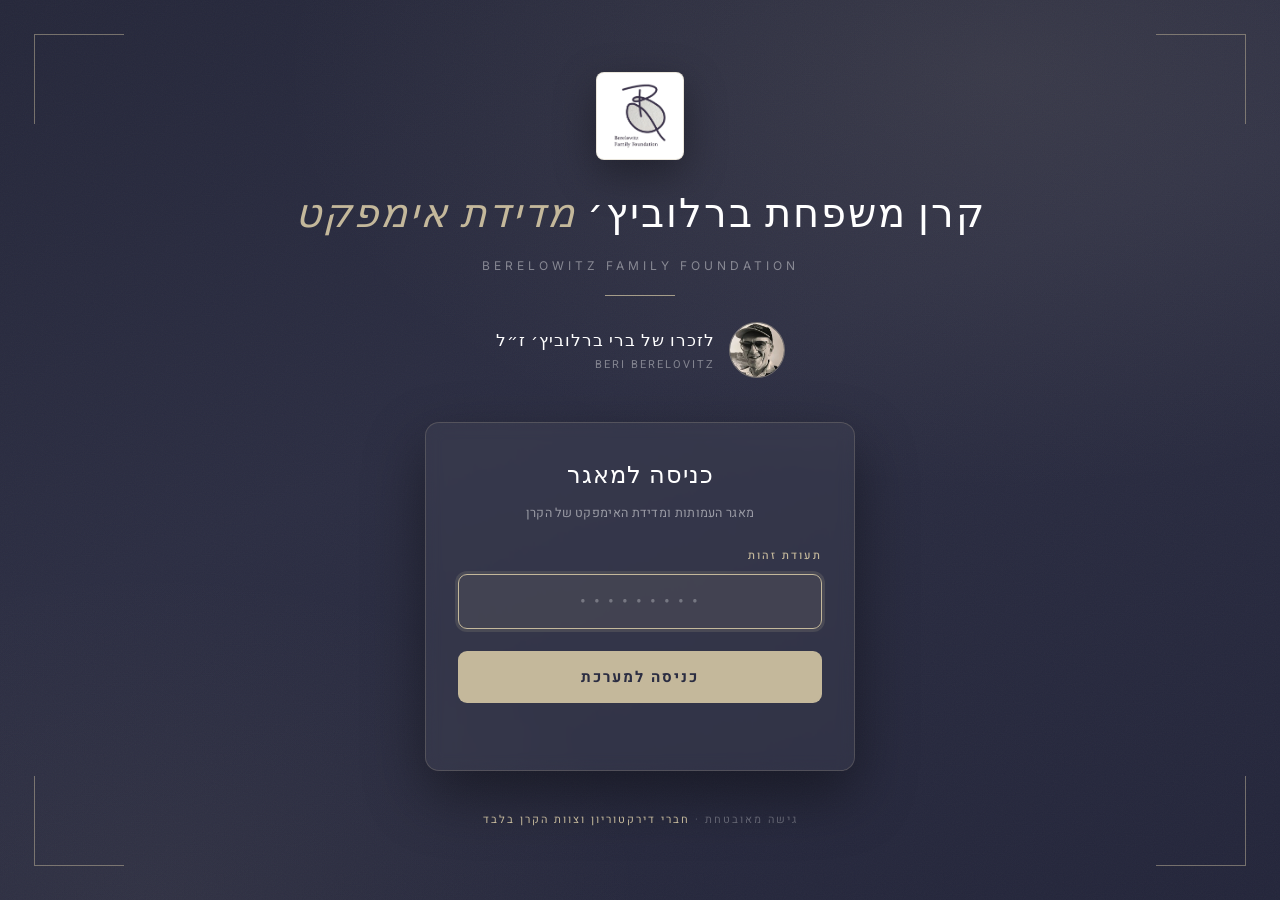
<file: berelovitz.html>
<!DOCTYPE html>
<html lang="he" dir="rtl">
<head>
<meta charset="UTF-8">
<meta name="viewport" content="width=device-width, initial-scale=1.0">
<title>קרן משפחת ברלוביץ׳ — מדידת אימפקט</title>
<meta name="robots" content="noindex, nofollow">
<link href="https://fonts.googleapis.com/css2?family=Cormorant+Garamond:ital,wght@0,300;0,400;0,500;0,600;1,300;1,400&family=Inter:wght@300;400;500;600&family=Heebo:wght@300;400;500;700&display=swap" rel="stylesheet">
<style>
*{margin:0;padding:0;box-sizing:border-box}
:root{
  --ink:#2B2D42;
  --ink-2:#3a3c56;
  --warm:#C4B89B;
  --warm-soft:rgba(196,184,155,.15);
  --light:#F0EDED;
  --lighter:#FAF9F7;
  --alt:#F7F5F3;
  --border:#8D8D8D;
  --white:#fff;
}
html,body{height:100%}
body{
  font-family:'Heebo','Inter',sans-serif;
  background:var(--ink);
  color:var(--white);
  line-height:1.6;
  min-height:100vh;
  overflow-x:hidden;
  -webkit-font-smoothing:antialiased;
}

/* ===== Ambient background ===== */
.bg-wrap{position:fixed;inset:0;z-index:0;overflow:hidden;background:
  radial-gradient(1200px 700px at 78% 8%, rgba(196,184,155,.10), transparent 60%),
  radial-gradient(900px 600px at 12% 100%, rgba(196,184,155,.06), transparent 55%),
  linear-gradient(160deg,#25273a 0%, #2B2D42 45%, #23253a 100%);
}
.grain{position:absolute;inset:-50%;opacity:.04;pointer-events:none;
  background-image:url("data:image/svg+xml,%3Csvg xmlns='http://www.w3.org/2000/svg' width='120' height='120'%3E%3Cfilter id='n'%3E%3CfeTurbulence type='fractalNoise' baseFrequency='0.9' numOctaves='2'/%3E%3C/filter%3E%3Crect width='100%25' height='100%25' filter='url(%23n)'/%3E%3C/svg%3E");}

/* corner accents */
.corner{position:fixed;width:90px;height:90px;z-index:2;opacity:.5;pointer-events:none}
.corner.tl{top:34px;right:34px;border-top:1px solid var(--warm);border-right:1px solid var(--warm)}
.corner.tr{top:34px;left:34px;border-top:1px solid var(--warm);border-left:1px solid var(--warm)}
.corner.bl{bottom:34px;right:34px;border-bottom:1px solid var(--warm);border-right:1px solid var(--warm)}
.corner.br{bottom:34px;left:34px;border-bottom:1px solid var(--warm);border-left:1px solid var(--warm)}
@media(max-width:640px){.corner{width:52px;height:52px}.corner.tl,.corner.tr{top:18px}.corner.bl,.corner.br{bottom:18px}.corner.tl,.corner.bl{right:18px}.corner.tr,.corner.br{left:18px}}

/* ===== Layout ===== */
.stage{position:relative;z-index:3;min-height:100vh;display:flex;flex-direction:column;align-items:center;justify-content:center;padding:56px 24px}

/* Brand mark */
.brand{display:flex;flex-direction:column;align-items:center;text-align:center;opacity:0;transform:translateY(16px);animation:rise .9s .1s ease forwards}
.logo-box{width:88px;height:88px;border-radius:8px;background:var(--white);display:flex;align-items:center;justify-content:center;box-shadow:0 14px 40px rgba(0,0,0,.35);border:1px solid rgba(196,184,155,.35);overflow:hidden}
.logo-box img{width:100%;height:100%;object-fit:contain;padding:8px}
.brand-name{font-family:'Cormorant Garamond',serif;font-weight:300;font-size:clamp(26px,4.4vw,40px);letter-spacing:2px;margin-top:22px;color:var(--white)}
.brand-name em{font-style:italic;color:var(--warm);font-weight:400}
.brand-sub{font-family:'Inter',sans-serif;font-size:12px;letter-spacing:4px;text-transform:uppercase;color:rgba(255,255,255,.42);margin-top:10px}
.rule{width:70px;height:1px;background:var(--warm);opacity:.8;margin:20px auto 0}

/* memorial line */
.memorial{display:flex;align-items:center;gap:14px;margin-top:26px;opacity:0;transform:translateY(16px);animation:rise .9s .35s ease forwards}
.memorial img{width:56px;height:56px;border-radius:50%;object-fit:cover;border:1px solid rgba(196,184,155,.5);filter:grayscale(.15)}
.memorial .m-txt{text-align:right}
.memorial .m-name{font-family:'Cormorant Garamond',serif;font-size:17px;letter-spacing:1px;color:var(--white)}
.memorial .m-role{font-size:11px;letter-spacing:2px;text-transform:uppercase;color:rgba(255,255,255,.4);margin-top:2px}
@media(max-width:640px){.memorial{flex-direction:column;text-align:center;gap:8px}.memorial .m-txt{text-align:center}}

/* ===== Access card ===== */
.gate{width:100%;max-width:430px;margin-top:44px;background:rgba(255,255,255,.04);border:1px solid rgba(196,184,155,.22);border-radius:14px;padding:34px 32px 30px;backdrop-filter:blur(8px);box-shadow:0 24px 60px rgba(0,0,0,.4);opacity:0;transform:translateY(16px);animation:rise .9s .6s ease forwards}
.gate h2{font-family:'Cormorant Garamond',serif;font-weight:400;font-size:24px;letter-spacing:1px;text-align:center;color:var(--white)}
.gate .gate-hint{font-size:12.5px;color:rgba(255,255,255,.5);text-align:center;margin-top:8px;letter-spacing:.3px}
.field{margin-top:24px;position:relative}
.field label{display:block;font-size:11px;letter-spacing:2px;text-transform:uppercase;color:var(--warm);margin-bottom:9px;font-weight:500}
.field input{width:100%;padding:14px 16px;background:rgba(255,255,255,.06);border:1px solid rgba(255,255,255,.14);border-radius:9px;color:var(--white);font-family:'Heebo',sans-serif;font-size:17px;letter-spacing:3px;text-align:center;transition:all .25s;direction:ltr}
.field input::placeholder{color:rgba(255,255,255,.28);letter-spacing:2px}
.field input:focus{outline:none;border-color:var(--warm);background:rgba(196,184,155,.10);box-shadow:0 0 0 3px rgba(196,184,155,.15)}
.enter-btn{width:100%;margin-top:22px;padding:15px;border:none;border-radius:9px;background:var(--warm);color:var(--ink);font-family:'Heebo',sans-serif;font-weight:700;font-size:15px;letter-spacing:2px;cursor:pointer;transition:all .25s}
.enter-btn:hover{background:#d3c8ae;transform:translateY(-1px);box-shadow:0 10px 26px rgba(196,184,155,.28)}
.enter-btn:active{transform:translateY(0)}
.err{margin-top:16px;text-align:center;font-size:13px;color:#e8a5a5;letter-spacing:.5px;min-height:18px;opacity:0;transition:opacity .3s}
.err.show{opacity:1}
.gate.shake{animation:shake .45s}

.footer-line{margin-top:40px;font-size:11px;letter-spacing:2px;color:rgba(255,255,255,.28);text-align:center;opacity:0;animation:rise .9s .9s ease forwards}
.footer-line span{color:var(--warm)}

@keyframes rise{to{opacity:1;transform:translateY(0)}}
@keyframes shake{0%,100%{transform:translateX(0)}20%{transform:translateX(-9px)}40%{transform:translateX(8px)}60%{transform:translateX(-6px)}80%{transform:translateX(4px)}}

/* fade-out on success */
.stage.leaving{animation:fadeout .6s ease forwards}
@keyframes fadeout{to{opacity:0;transform:scale(.985)}}
</style>
</head>
<body>
  <div class="bg-wrap"><div class="grain"></div></div>
  <div class="corner tl"></div><div class="corner tr"></div>
  <div class="corner bl"></div><div class="corner br"></div>

  <div class="stage" id="stage">
    <div class="brand">
      <div class="logo-box"><img src="logo-berelovitz-new.png" alt="קרן ברלוביץ׳"></div>
      <div class="brand-name">קרן משפחת ברלוביץ׳ <em>מדידת אימפקט</em></div>
      <div class="brand-sub">Berelowitz Family Foundation</div>
      <div class="rule"></div>
    </div>

    <div class="memorial">
      <img src="[data-uri]" alt="ברי ברלוביץ׳ ז״ל">
      <div class="m-txt">
        <div class="m-name">לזכרו של ברי ברלוביץ׳ ז״ל</div>
        <div class="m-role">Beri Berelovitz</div>
      </div>
    </div>

    <form class="gate" id="gate" autocomplete="off" onsubmit="return tryEnter(event)">
      <h2>כניסה למאגר</h2>
      <div class="gate-hint">מאגר העמותות ומדידת האימפקט של הקרן</div>
      <div class="field">
        <label for="pw">תעודת זהות</label>
        <input id="pw" name="pw" type="password" inputmode="numeric" autocomplete="off" placeholder="• • • • • • • • •" maxlength="9">
      </div>
      <button class="enter-btn" type="submit">כניסה למערכת</button>
      <div class="err" id="err">מספר תעודת זהות שגוי</div>
    </form>

    <div class="footer-line">גישה מאובטחת · <span>חברי דירקטוריון וצוות הקרן בלבד</span></div>
  </div>

<script>
(function(){
  // Access is keyed to an authorized ID number.
  // Only a hash is stored here — the number itself never appears in source.
  var GATE_HASH = -1637438633;
  var TARGET = "app.html";
  var SESSION_KEY = "berelovitz_gate_ok";

  function hash(s){var x=0;for(var i=0;i<s.length;i++){x=((x<<5)-x+s.charCodeAt(i))|0}return x}

  // Already authenticated this session -> pass straight through.
  try{ if(sessionStorage.getItem(SESSION_KEY)==="1"){ location.replace(TARGET); } }catch(e){}

  window.tryEnter=function(ev){
    ev.preventDefault();
    var val=(document.getElementById("pw").value||"").replace(/\D/g,"");
    var err=document.getElementById("err");
    var gate=document.getElementById("gate");
    if(hash(val)===GATE_HASH){
      try{ sessionStorage.setItem(SESSION_KEY,"1"); }catch(e){}
      err.classList.remove("show");
      document.getElementById("stage").classList.add("leaving");
      setTimeout(function(){ location.href=TARGET; },560);
    }else{
      err.classList.add("show");
      gate.classList.remove("shake"); void gate.offsetWidth; gate.classList.add("shake");
      var inp=document.getElementById("pw"); inp.value=""; inp.focus();
    }
    return false;
  };
  window.addEventListener("load",function(){var i=document.getElementById("pw"); if(i) i.focus();});
})();
</script>
</body>
</html>
</file>
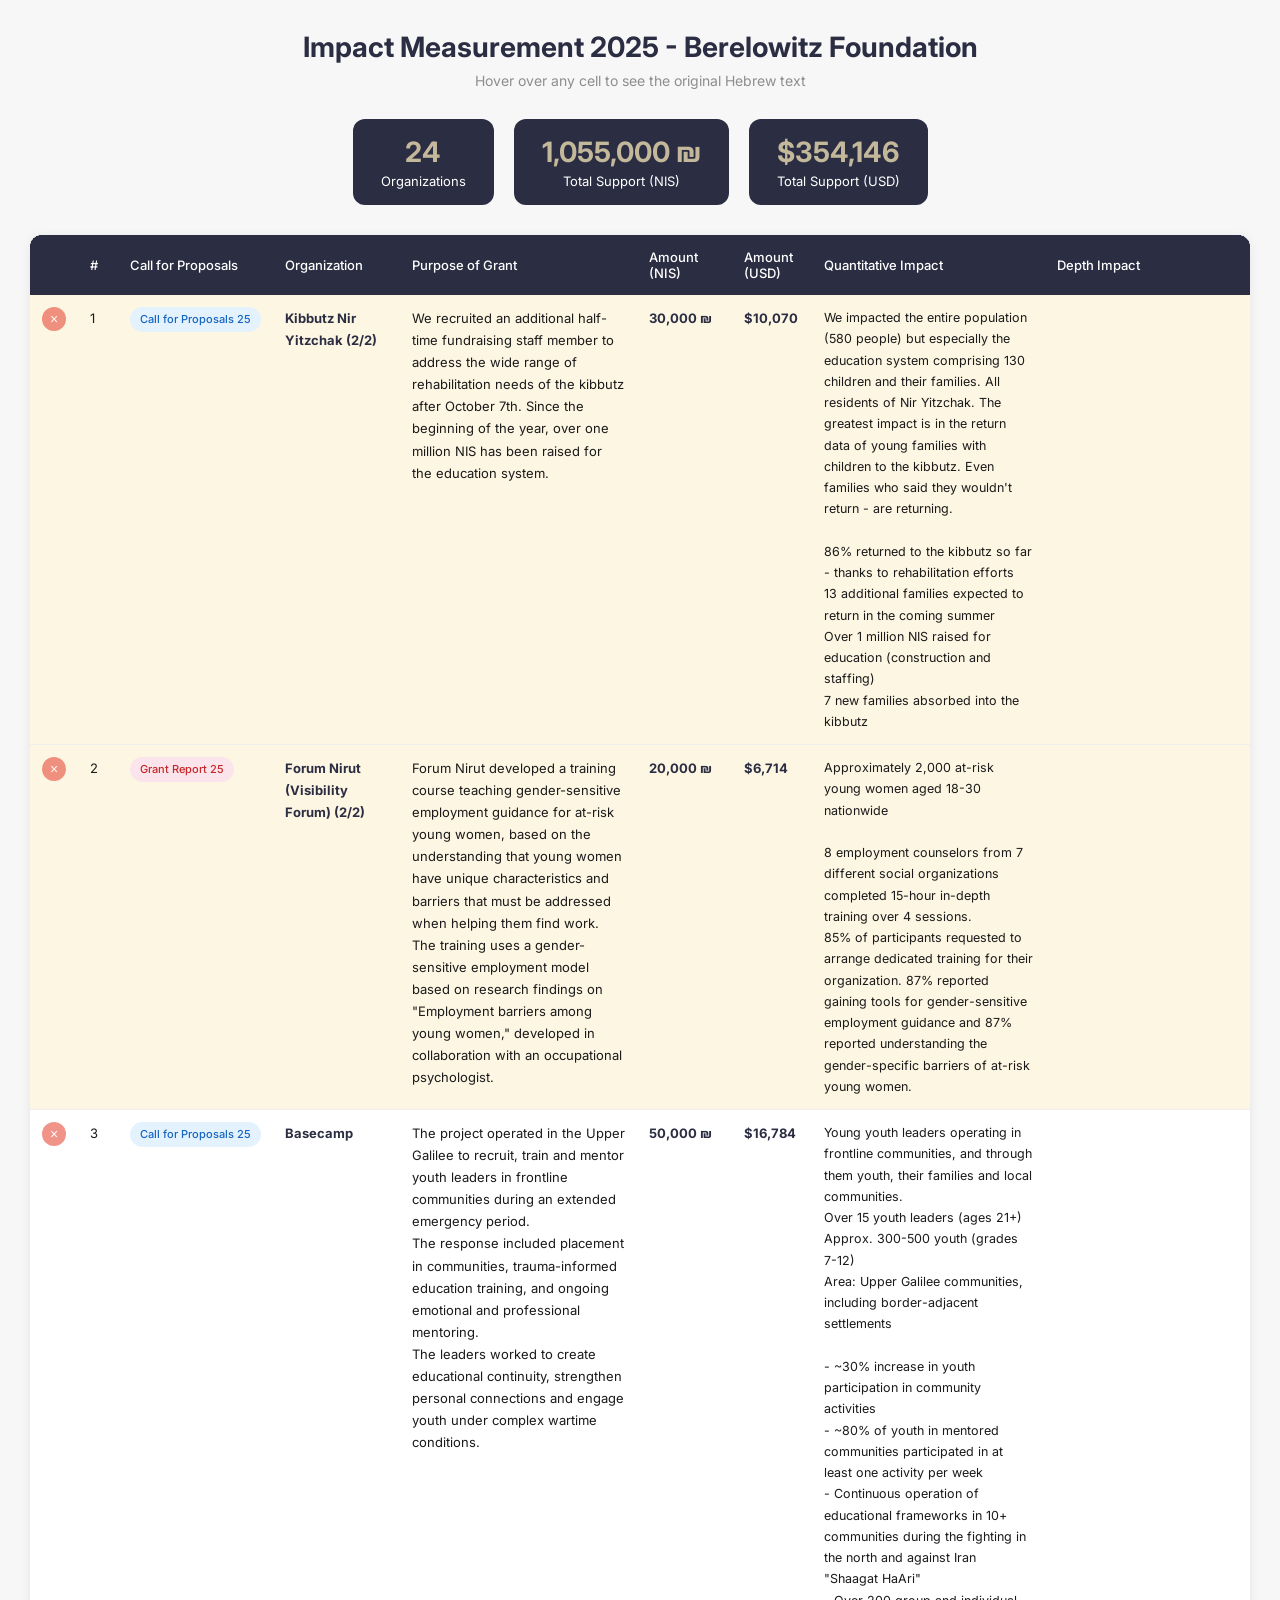
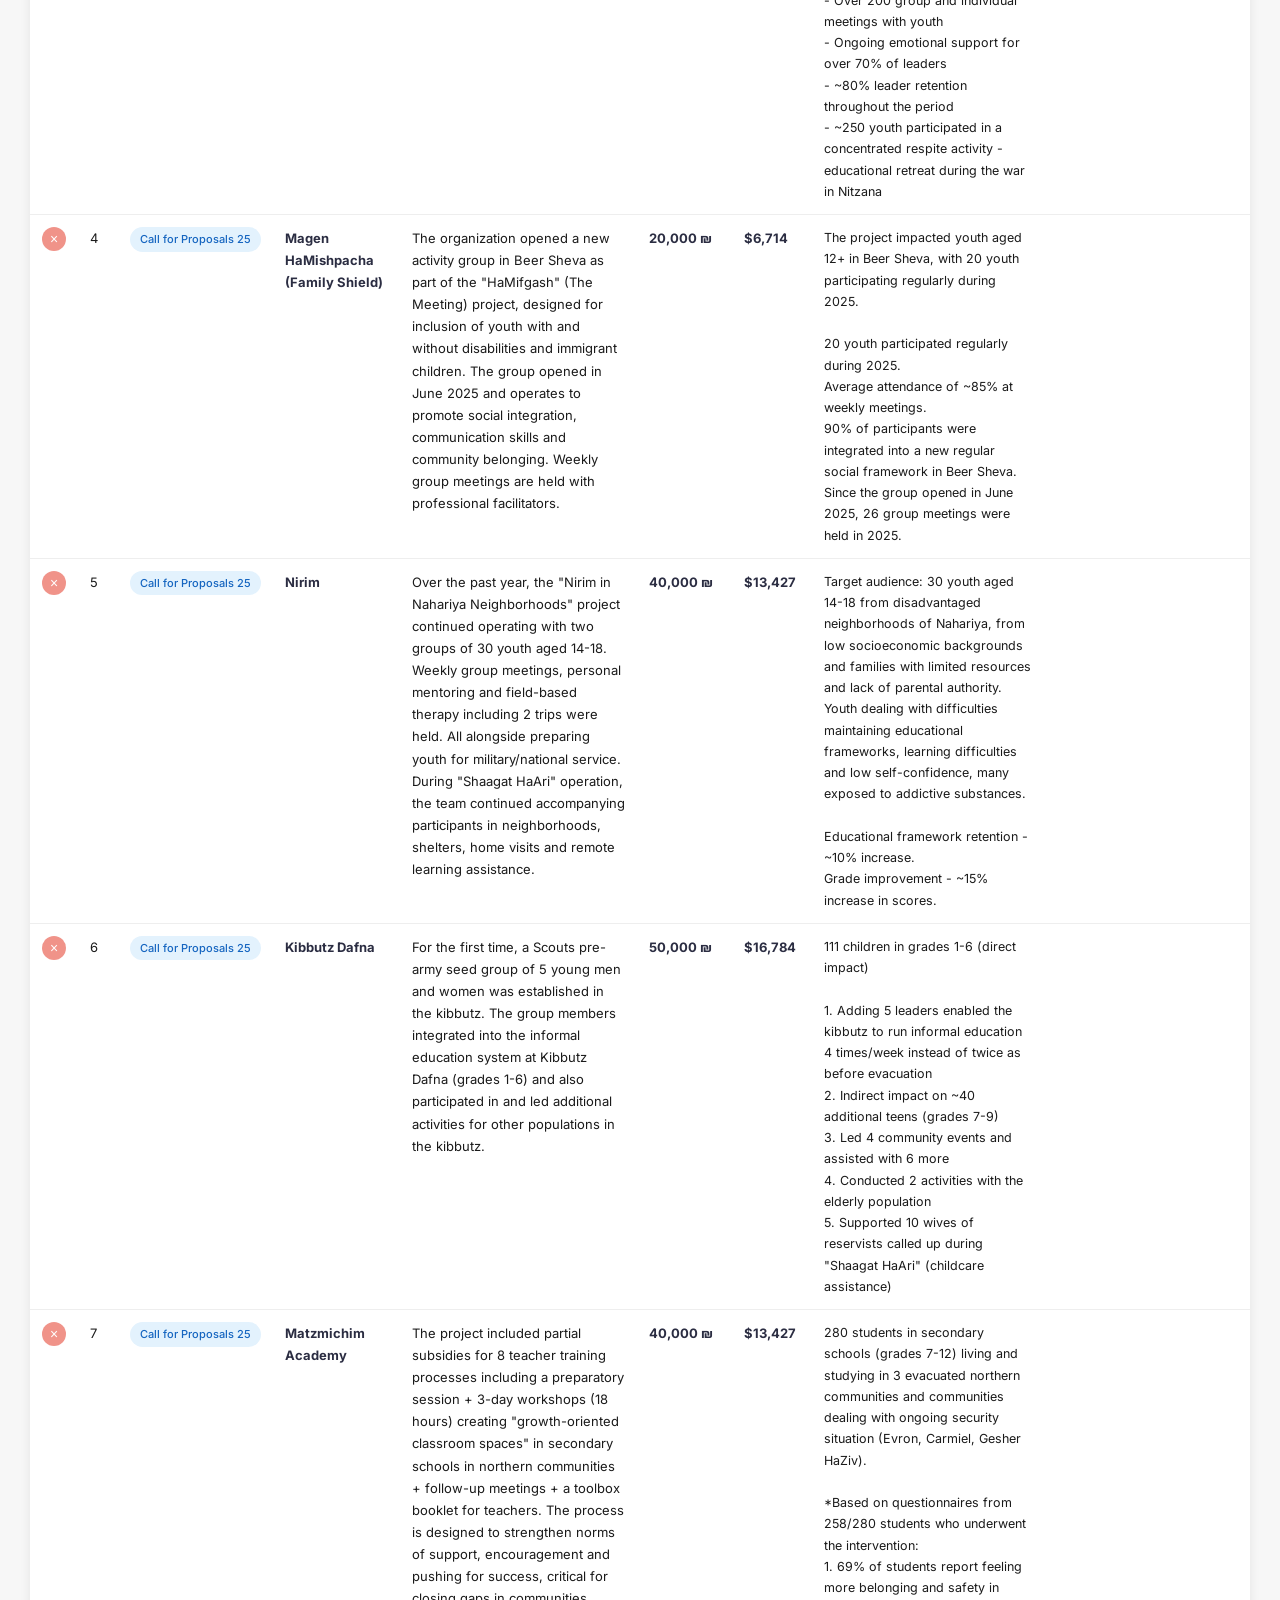
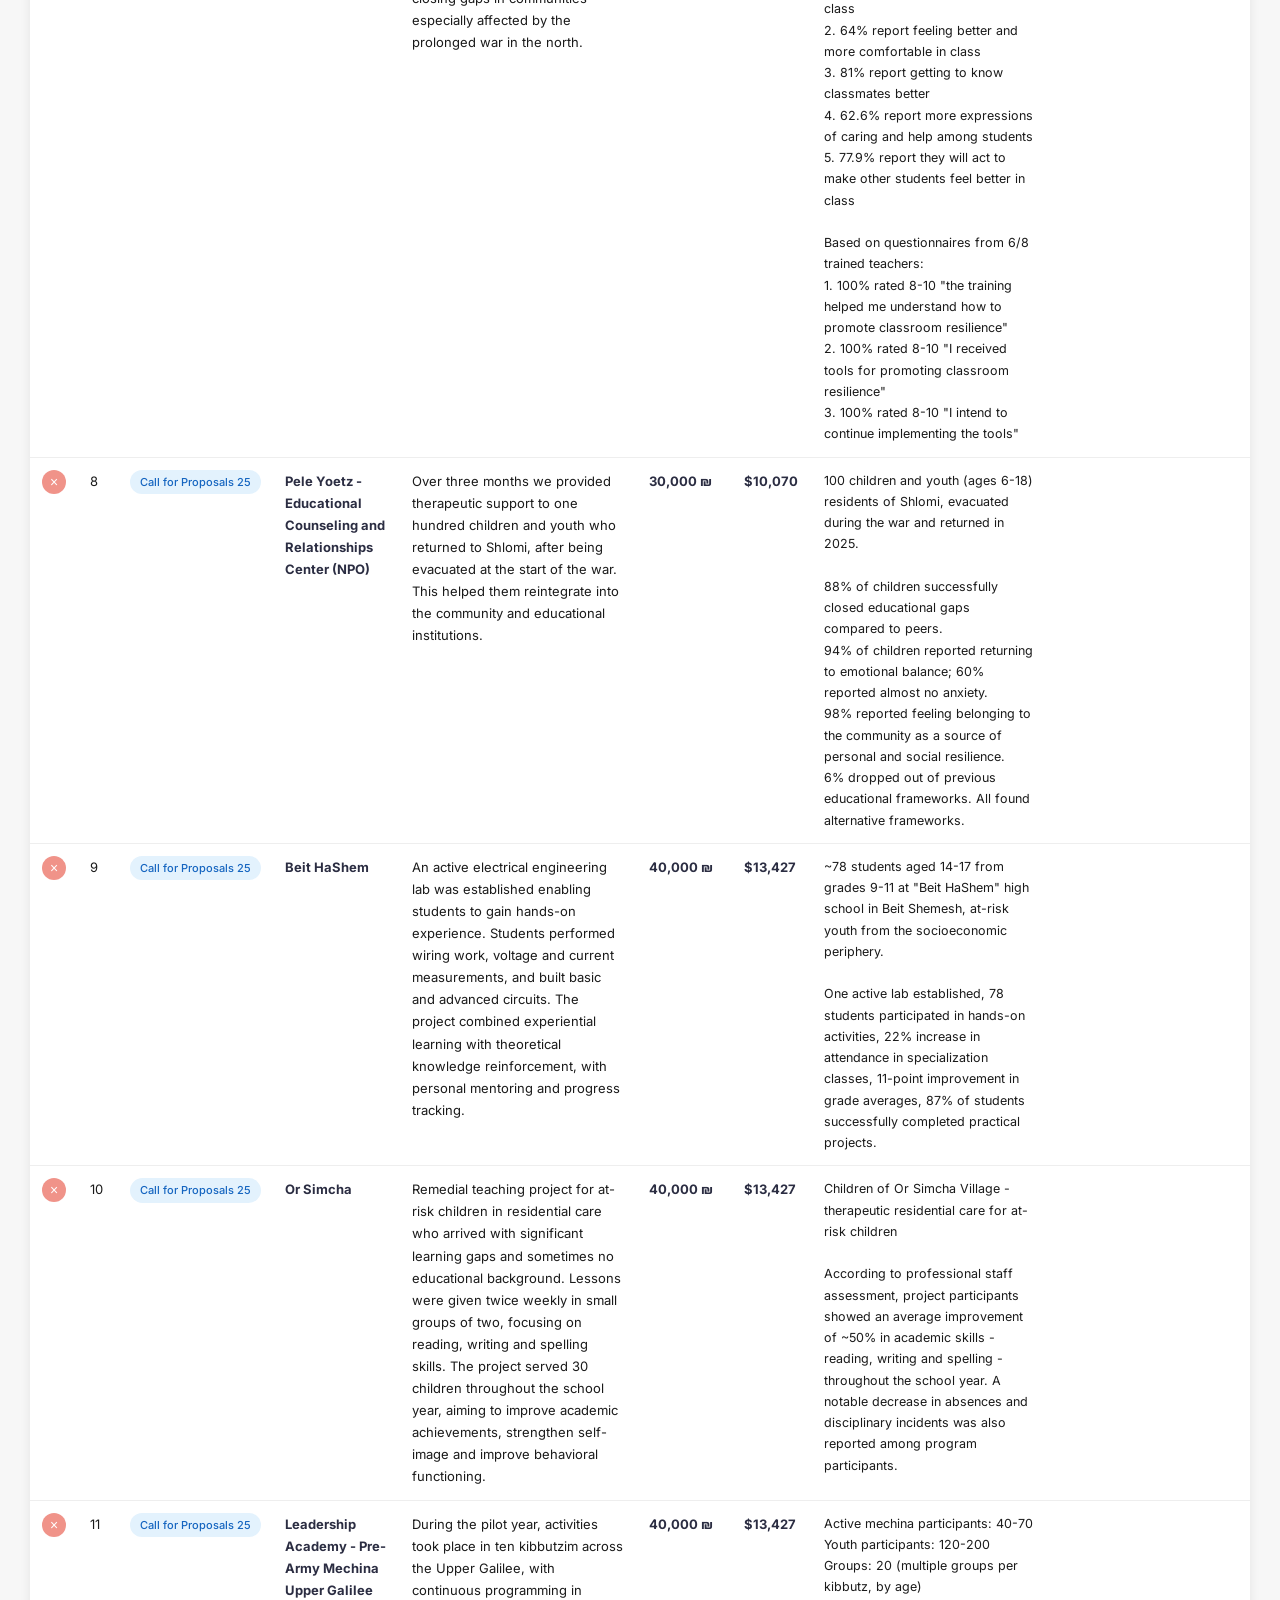
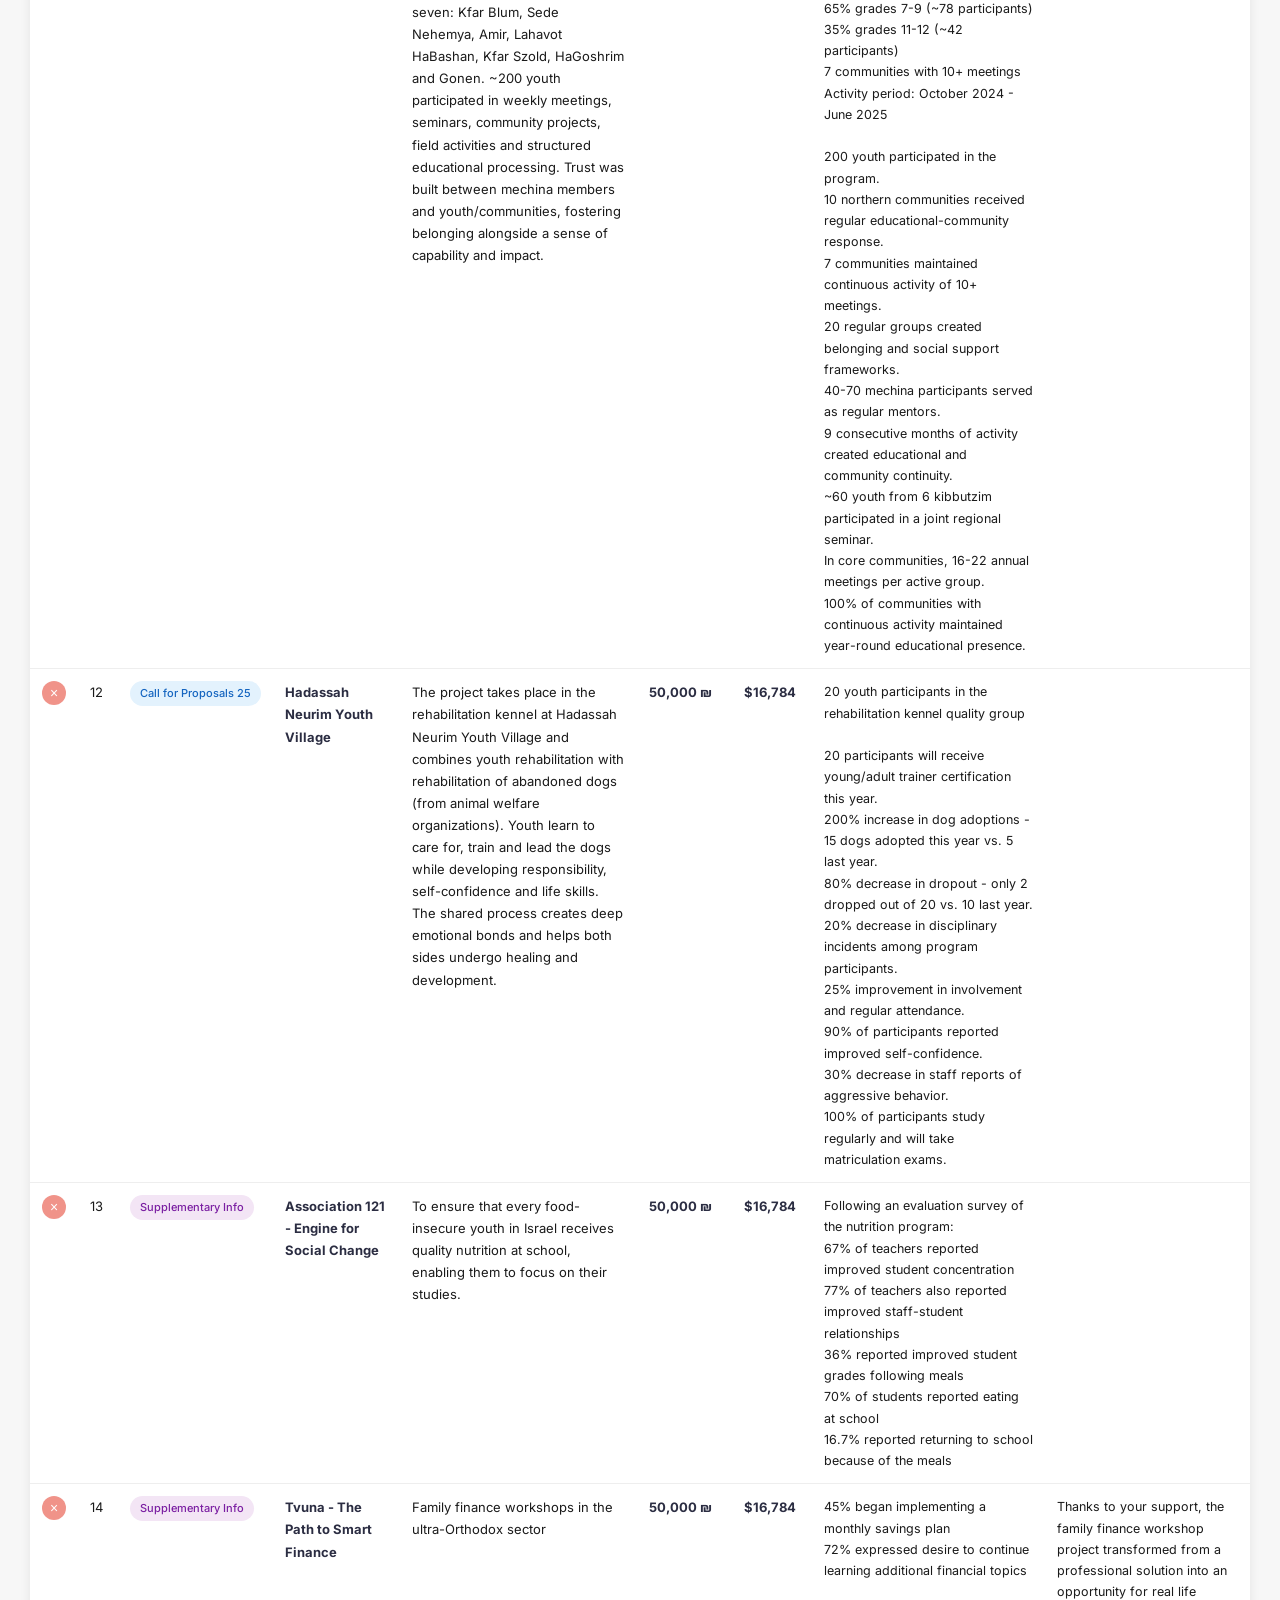
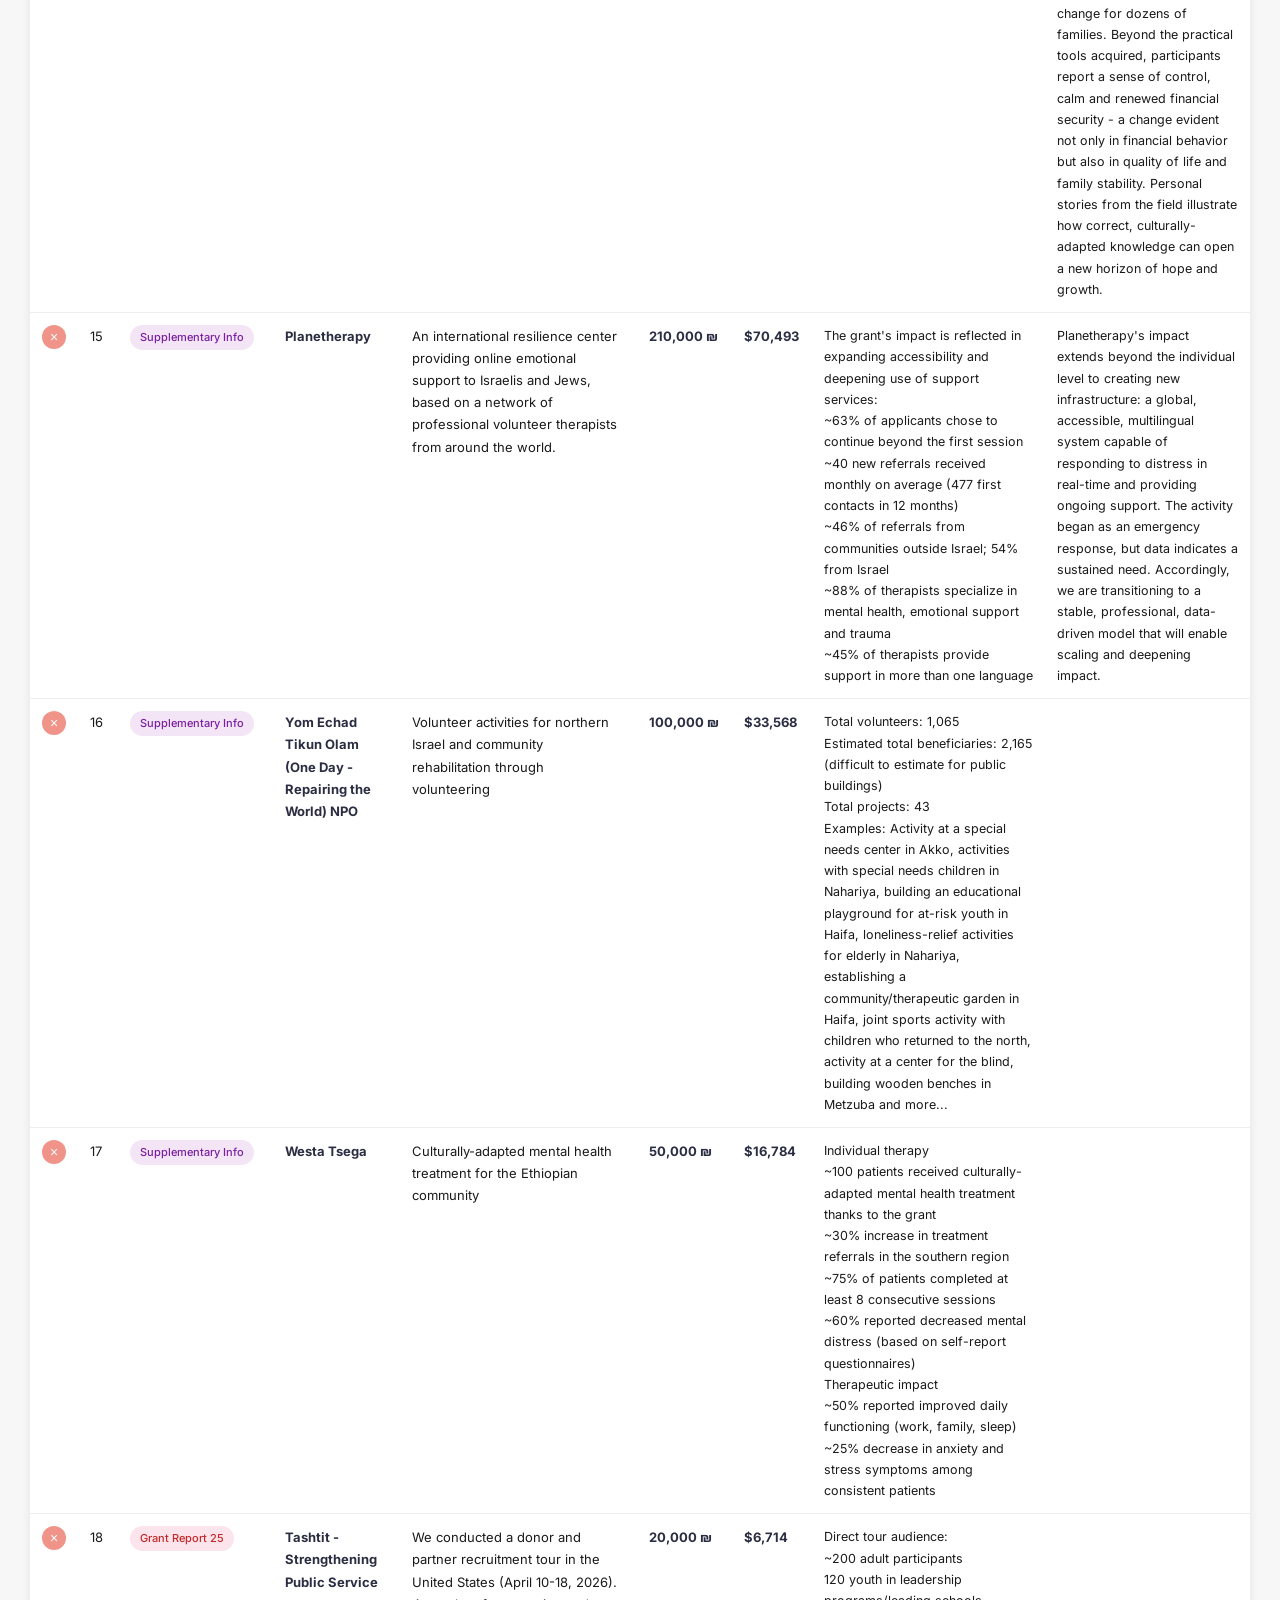
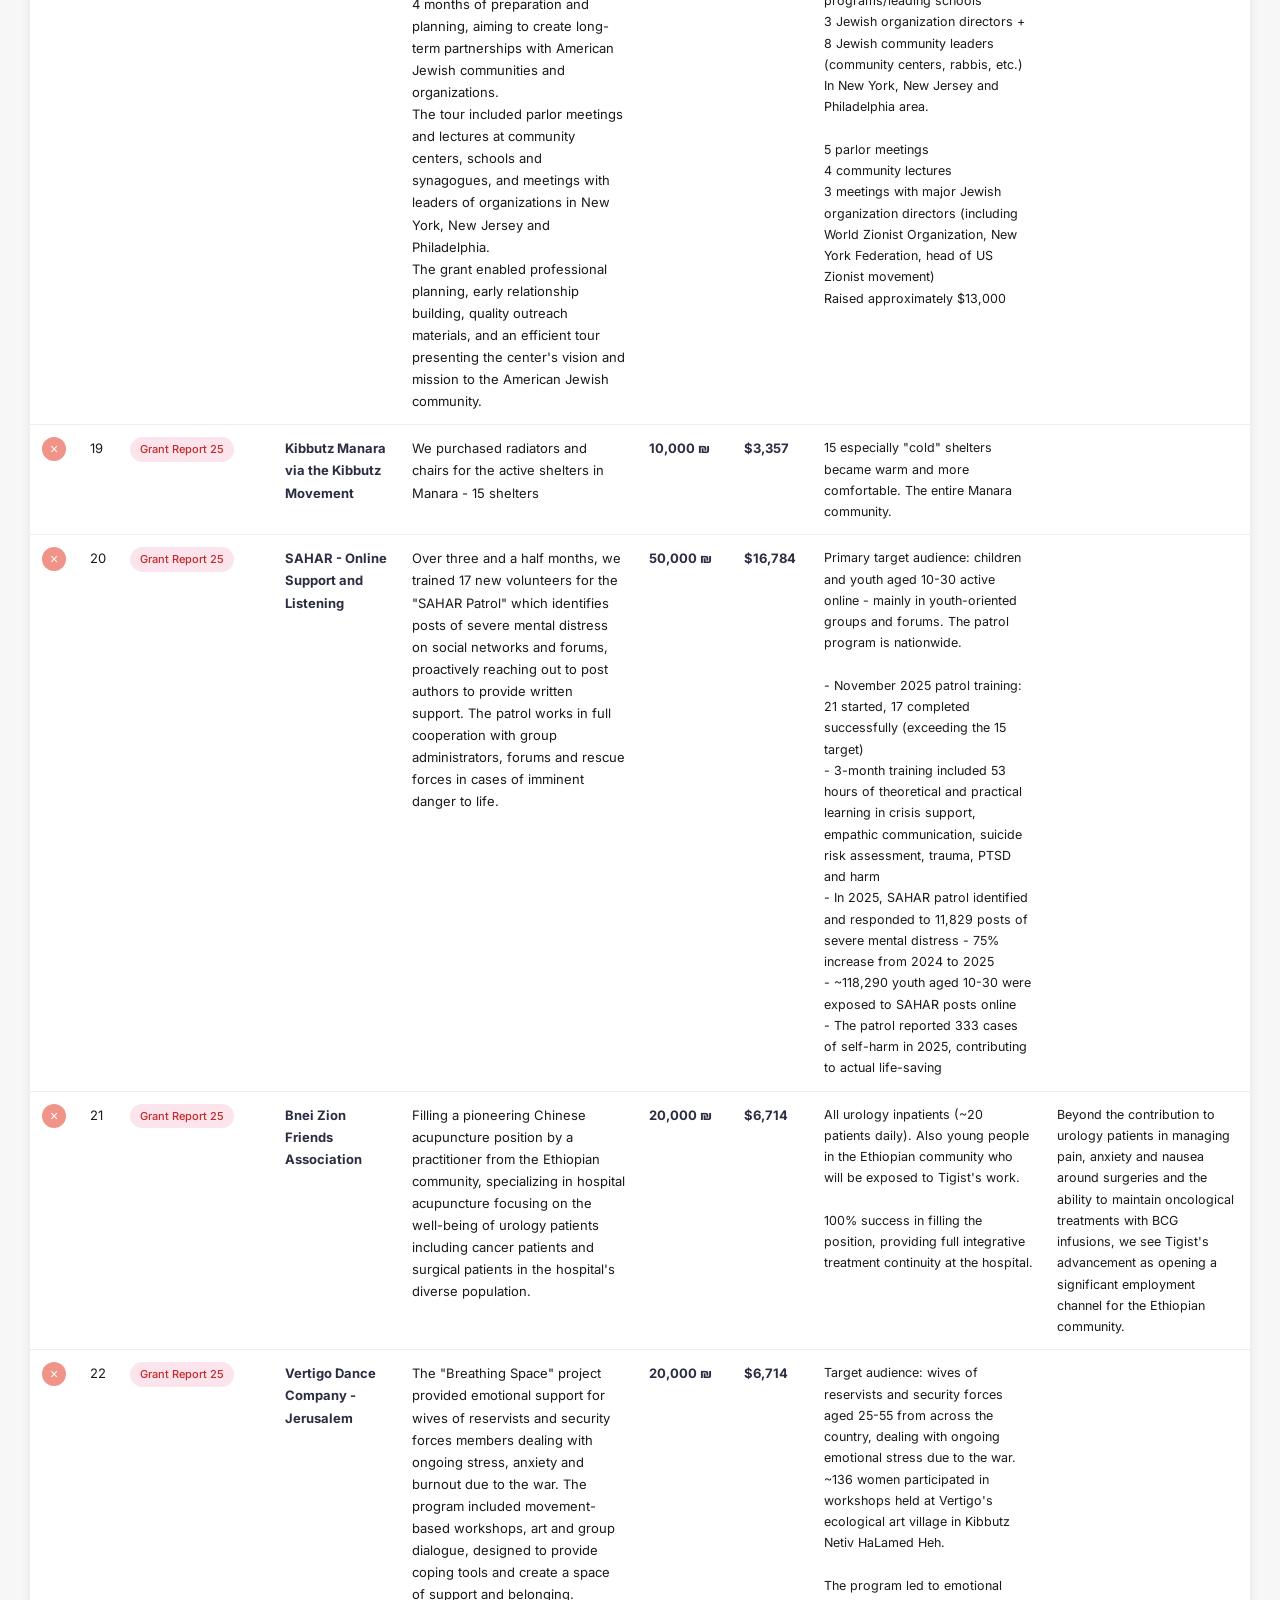
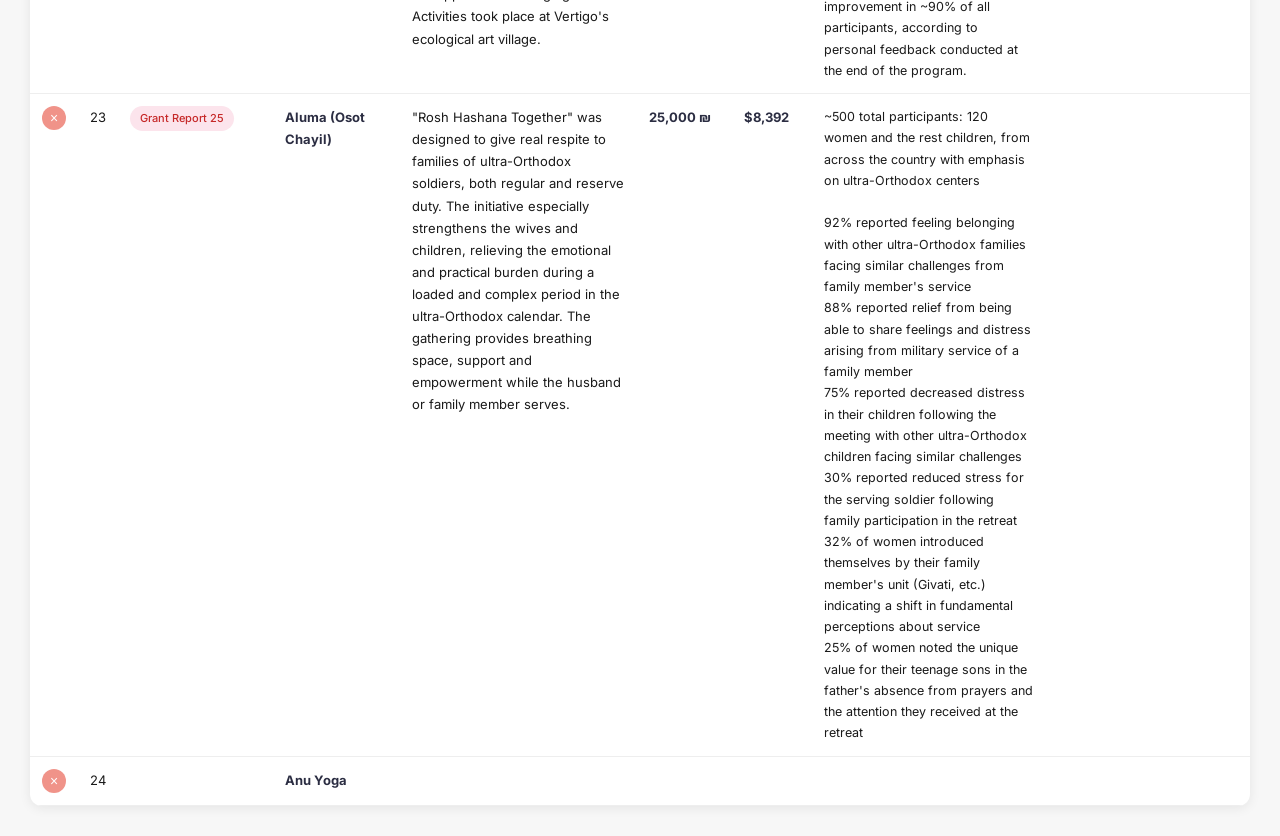
<file: berelovitz_filtered_table_en.html>
<!DOCTYPE html>
<html lang="en" dir="ltr">
<head>
<meta charset="UTF-8">
<title>Impact Measurement 2025 - Berelowitz Foundation</title>
<link href="https://fonts.googleapis.com/css2?family=Heebo:wght@300;400;500;700&family=Inter:wght@300;400;500;700&display=swap" rel="stylesheet">
<style>
* { box-sizing: border-box; margin: 0; padding: 0; }
body { font-family: 'Inter', sans-serif; background: #F7F7F7; color: #1a1a1a; padding: 30px; direction: ltr; }
h1 { text-align: center; font-size: 28px; font-weight: 700; color: #2B2D42; margin-bottom: 8px; }
.subtitle { text-align: center; font-size: 14px; color: #8D8D8D; margin-bottom: 30px; }
.stats { display: flex; gap: 20px; justify-content: center; margin-bottom: 30px; flex-wrap: wrap; }
.stat-card { background: #2B2D42; color: #fff; padding: 16px 28px; border-radius: 12px; text-align: center; min-width: 140px; }
.stat-card .num { font-size: 28px; font-weight: 700; color: #C4B89B; }
.stat-card .label { font-size: 13px; margin-top: 4px; }
table { width: 100%; border-collapse: collapse; background: #fff; border-radius: 12px; overflow: hidden; box-shadow: 0 2px 12px rgba(0,0,0,0.08); font-size: 13px; }
thead { background: #2B2D42; color: #fff; }
th { padding: 14px 12px; text-align: left; font-weight: 500; font-size: 13px; position: sticky; top: 0; z-index: 10; background: #2B2D42; }
td { padding: 12px; border-bottom: 1px solid #eee; vertical-align: top; line-height: 1.7; }
tr:hover td { background: #f9f7f4; }
tr.duplicate td { background: #fdf6e3; }
.kol-kore { display: inline-block; padding: 3px 10px; border-radius: 20px; font-size: 11px; font-weight: 500; white-space: nowrap; }
.kol-kore.kolkore25 { background: #e3f2fd; color: #1565c0; }
.kol-kore.hashlamat { background: #f3e5f5; color: #7b1fa2; }
.kol-kore.doch25 { background: #fce4ec; color: #c62828; }
.org-name { font-weight: 700; color: #2B2D42; }
.amount { font-weight: 700; color: #2B2D42; white-space: nowrap; }
td.impact { font-size: 12.5px; }
.en-text { display: inline; }
.he-text { display: none; font-family: 'Heebo', sans-serif; direction: rtl; text-align: right; unicode-bidi: bidi-override; }
td:hover .en-text { display: none; }
td:hover .he-text { display: inline; background: #fdf6e3; padding: 2px 6px; border-radius: 4px; }
.delete-btn { background: #e74c3c; color: #fff; border: none; border-radius: 50%; width: 24px; height: 24px; cursor: pointer; font-size: 14px; line-height: 24px; text-align: center; opacity: 0.6; transition: opacity 0.2s; }
.delete-btn:hover { opacity: 1; }
@media print { body { padding: 10px; } .stats { display: none; } table { font-size: 11px; } .delete-btn { display: none; } }
</style>
</head>
<body>

<h1>Impact Measurement 2025 - Berelowitz Foundation</h1>
<p class="subtitle">Hover over any cell to see the original Hebrew text</p>

<div class="stats">
<div class="stat-card"><div class="num">24</div><div class="label">Organizations</div></div>
<div class="stat-card"><div class="num">1,055,000 ₪</div><div class="label">Total Support (NIS)</div></div>
<div class="stat-card"><div class="num">$354,146</div><div class="label">Total Support (USD)</div></div>
</div>

<table>
<thead>
<tr>
<th></th>
<th>#</th>
<th>Call for Proposals</th>
<th>Organization</th>
<th>Purpose of Grant</th>
<th>Amount (NIS)</th>
<th>Amount (USD)</th>
<th>Quantitative Impact</th>
<th>Depth Impact</th>
</tr>
</thead>
<tbody>

<tr class="duplicate">
<td><button class="delete-btn" onclick="deleteRow(this)">×</button></td>
<td>1</td>
<td><span class="kol-kore kolkore25"><span class="en-text">Call for Proposals 25</span><span class="he-text">קול קורא 25</span></span></td>
<td class="org-name"><span class="en-text">Kibbutz Nir Yitzchak (2/2)</span><span class="he-text">קיבוץ ניר יצחק (2/2)</span></td>
<td><span class="en-text">We recruited an additional half-time fundraising staff member to address the wide range of rehabilitation needs of the kibbutz after October 7th. Since the beginning of the year, over one million NIS has been raised for the education system.</span><span class="he-text">גייסנו עובדת נוספת למערך גיוס המשאבים בחצי משרה לטובת מענה למגוון הרחב של הצרכים לשיקום הקיבות לאחר השביעי באוקטובר. גויסו מתחילת השנה - לטובת מערכת החינוך למעלה ממליון ש&quot;ח.</span></td>
<td class="amount">30,000 ₪</td>
<td class="amount">$10,070</td>
<td class="impact"><span class="en-text">We impacted the entire population (580 people) but especially the education system comprising 130 children and their families. All residents of Nir Yitzchak. The greatest impact is in the return data of young families with children to the kibbutz. Even families who said they wouldn&#x27;t return - are returning.<br><br>86% returned to the kibbutz so far - thanks to rehabilitation efforts<br>13 additional families expected to return in the coming summer<br>Over 1 million NIS raised for education (construction and staffing)<br>7 new families absorbed into the kibbutz</span><span class="he-text">השפענו על כלל האוכלוסיה (580 איש) אך במיוחד על מערכת החינוך שמונה 130 ילדים ומשפחותיהם. כולם תושבי ניר יצחק. ההשפעה הגדולה ביותר היא בנתוני החזרה של משפחות צעירות עם ילדים לקיבוץ. גם משפחות שהעידו שלא יחזרו - חוזרות לקיבוץ. השיפוצים והשיפורים שנעשים במערכת החינוך בעזרת תרומות - הם סיבה מרכזית לכך.<br><br>86% חזרו לקיבוץ עד לרגע זה - בזכות מאמצי השיקום<br>13 משפחות נוספות עתידות לחזור בקייץ הקרוב לקיבוץ<br>מעל מליון ש&quot;ח גוייסו לטובת החינוך (בינוי וכוח אדם לחינוך)<br>7 משפחות חדשות נקלטו בקיבוץ</span></td>
<td class="impact"></td>
</tr>

<tr class="duplicate">
<td><button class="delete-btn" onclick="deleteRow(this)">×</button></td>
<td>2</td>
<td><span class="kol-kore doch25"><span class="en-text">Grant Report 25</span><span class="he-text">דוח מענק 25</span></span></td>
<td class="org-name"><span class="en-text">Forum Nirut (Visibility Forum) (2/2)</span><span class="he-text">פורום נראות (2/2)</span></td>
<td><span class="en-text">Forum Nirut developed a training course teaching gender-sensitive employment guidance for at-risk young women, based on the understanding that young women have unique characteristics and barriers that must be addressed when helping them find work. The training uses a gender-sensitive employment model based on research findings on &quot;Employment barriers among young women,&quot; developed in collaboration with an occupational psychologist.</span><span class="he-text">פורום נראות פיתח קורס הכשרה המלמד ליווי תעסוקתי מותאם לצעירות במצבי סיכון ברגישות מגדרית, מתוך תפיסה שיש להתייחס לצעירות ולמאפיינים ולחסמים הייחודיים שלהן בבואנו לסייע להן למצוא עבודה. ההכשרה נעשית בעזרת מודל תעסוקה ברגישות מגדרית המבוסס על ממצאי המחקר &quot;חסמים לתעסוקה בקרב צעירות&quot; המודל נכתב ופותח בשיתוף עם פסיכולוגית תעסוקתית.</span></td>
<td class="amount">20,000 ₪</td>
<td class="amount">$6,714</td>
<td class="impact"><span class="en-text">Approximately 2,000 at-risk young women aged 18-30 nationwide<br><br>8 employment counselors from 7 different social organizations completed 15-hour in-depth training over 4 sessions.<br>85% of participants requested to arrange dedicated training for their organization. 87% reported gaining tools for gender-sensitive employment guidance and 87% reported understanding the gender-specific barriers of at-risk young women.</span><span class="he-text">כ- 2000 צעירות במצבי סיכון גיל 18-30 בפריסה ארצית<br><br>8 מלוות תעסוקתיות מ-7 ארגונים חברתיים שונים עברו הכשרה מעמיקה של 15 שעות במשך 4 מפגשים.<br>85% מהמשתתפות ביקשו להזמין את הכשרה ייעודית לארגון שלה. 87% העידו שקיבלו כלים להתמודדות עם מקרים של ליווי תעסוקתי לצעירות ו87% העידו על עצמן שהן מבינות את החסמים המגדריים של צעירות במצבי סיכון.</span></td>
<td class="impact"></td>
</tr>

<tr>
<td><button class="delete-btn" onclick="deleteRow(this)">×</button></td>
<td>3</td>
<td><span class="kol-kore kolkore25"><span class="en-text">Call for Proposals 25</span><span class="he-text">קול קורא 25</span></span></td>
<td class="org-name"><span class="en-text">Basecamp</span><span class="he-text">בייסקאמפ</span></td>
<td><span class="en-text">The project operated in the Upper Galilee to recruit, train and mentor youth leaders in frontline communities during an extended emergency period.<br>The response included placement in communities, trauma-informed education training, and ongoing emotional and professional mentoring.<br>The leaders worked to create educational continuity, strengthen personal connections and engage youth under complex wartime conditions.</span><span class="he-text">הפרויקט פעל בגליל העליון במטרה לגייס, להכשיר וללוות מדריכי נוער בקהילות קו העימות במהלך תקופת חירום מתמשכת.<br>המענה כלל השמה בקהילות, הכשרה בחינוך מודע טראומה וליווי רגשי ומקצועי שוטף.<br>המדריכים פעלו ליצירת רצף חינוכי, חיזוק קשרים אישיים והפעלת בני הנוער בתנאי מלחמה מורכבים.</span></td>
<td class="amount">50,000 ₪</td>
<td class="amount">$16,784</td>
<td class="impact"><span class="en-text">Young youth leaders operating in frontline communities, and through them youth, their families and local communities.<br>Over 15 youth leaders (ages 21+)<br>Approx. 300-500 youth (grades 7-12)<br>Area: Upper Galilee communities, including border-adjacent settlements<br><br>- ~30% increase in youth participation in community activities<br>- ~80% of youth in mentored communities participated in at least one activity per week<br>- Continuous operation of educational frameworks in 10+ communities during the fighting in the north and against Iran &quot;Shaagat HaAri&quot;<br>- Over 200 group and individual meetings with youth<br>- Ongoing emotional support for over 70% of leaders<br>- ~80% leader retention throughout the period<br>- ~250 youth participated in a concentrated respite activity - educational retreat during the war in Nitzana</span><span class="he-text">מדריכי נוער צעירים הפועלים בקהילות קו עימות, ובאמצעותם בני ובנות הנוער, משפחותיהם והקהילות המקומיות.<br>מעל 15 מדריכי נוער (גילאי 21+)<br>כ-300-500 בני ובנות נוער (כיתות ז&#x27;-י&quot;ב)<br>אזור: קהילות הגליל העליון, כולל יישובים צמודי גדר<br><br>- עלייה של כ-30% בהשתתפות בני נוער בפעילויות קהילתיות<br>- כ-80% מבני הנוער ביישובים המלווים השתתפו בפעילות אחת לפחות בשבוע<br>- הפעלה רציפה של מסגרות חינוכיות ב-10+ קהילות במהלך תקופת הלחימה בצפון ומול איראן &quot;שאגת הארי&quot;<br>- קיום של 200+ מפגשים קבוצתיים ופרטניים עם בני נוער<br>- קיום ליווי רגשי שוטף ללמעלה מ-70% מהמדריכים<br>- שימור של כ-80% מהמדריכים בתפקיד לאורך התקופה<br>- יציאה של כ-250 בני נוער לפעילות הפוגה מרוכזת - פעילות התרעננות חינוכית בזמן המלחמה בניצנה</span></td>
<td class="impact"></td>
</tr>

<tr>
<td><button class="delete-btn" onclick="deleteRow(this)">×</button></td>
<td>4</td>
<td><span class="kol-kore kolkore25"><span class="en-text">Call for Proposals 25</span><span class="he-text">קול קורא 25</span></span></td>
<td class="org-name"><span class="en-text">Magen HaMishpacha (Family Shield)</span><span class="he-text">מגן המשפחה</span></td>
<td><span class="en-text">The organization opened a new activity group in Beer Sheva as part of the &quot;HaMifgash&quot; (The Meeting) project, designed for inclusion of youth with and without disabilities and immigrant children. The group opened in June 2025 and operates to promote social integration, communication skills and community belonging. Weekly group meetings are held with professional facilitators.</span><span class="he-text">העמותה פתחה קבוצת פעילות חדשה בעיר באר שבע במסגרת פרויקט &quot;המפגש&quot;, המיועדת לשילוב והכלה של בני נוער עם ובלי מוגבלויות וילדי עולים. הקבוצה נפתחה בחודש יוני 2025 ופועלת במטרה לקדם השתלבות חברתית, מיומנויות תקשורת ותחושת שייכות בקהילה. במסגרת הפעילות מתקיימים מפגשים קבוצתיים קבועים שבועיים בליווי מדריכים מקצועיים.</span></td>
<td class="amount">20,000 ₪</td>
<td class="amount">$6,714</td>
<td class="impact"><span class="en-text">The project impacted youth aged 12+ in Beer Sheva, with 20 youth participating regularly during 2025.<br><br>20 youth participated regularly during 2025.<br>Average attendance of ~85% at weekly meetings.<br>90% of participants were integrated into a new regular social framework in Beer Sheva.<br>Since the group opened in June 2025, 26 group meetings were held in 2025.</span><span class="he-text">הפרויקט השפיע על בני נוער בגילאי 12 ומעלה בבאר שבע, כאשר במהלך שנת 2025 השתתפו בפעילות באופן קבוע 20 בני נוער.<br><br>20 בני נוער השתתפו בפעילות באופן קבוע במהלך שנת 2025.<br>נרשמה נוכחות ממוצעת של כ-85% במפגשים השבועיים.<br>90% מהמשתתפים שולבו במסגרת חברתית קבועה חדשה בעיר באר שבע.<br>מאז פתיחת הקבוצה ביוני 2025 התקיימו 26 מפגשים קבוצתיים בשנת 2025.</span></td>
<td class="impact"></td>
</tr>

<tr>
<td><button class="delete-btn" onclick="deleteRow(this)">×</button></td>
<td>5</td>
<td><span class="kol-kore kolkore25"><span class="en-text">Call for Proposals 25</span><span class="he-text">קול קורא 25</span></span></td>
<td class="org-name"><span class="en-text">Nirim</span><span class="he-text">נירים</span></td>
<td><span class="en-text">Over the past year, the &quot;Nirim in Nahariya Neighborhoods&quot; project continued operating with two groups of 30 youth aged 14-18. Weekly group meetings, personal mentoring and field-based therapy including 2 trips were held. All alongside preparing youth for military/national service. During &quot;Shaagat HaAri&quot; operation, the team continued accompanying participants in neighborhoods, shelters, home visits and remote learning assistance.</span><span class="he-text">בשנה האחרונה המשיך פרויקט &quot;נירים בשכונות נהריה&quot; לפעול בשתי קבוצות המונות 30 בני ובנות נוער בני 14-18. במהלך השנה התקיימו מפגשי קבוצה שבועיים, ליווי אישי וטיפול באמצעות שטח שכלל 2 מסעות-פתיחת שנה, וחנוכה (מסע פסח התבטל בשל המלחמה וזז לקיץ). כל זה לצד הכנת הנוער לגיוס לצבא ולשירות לאומי. בזמן מבצע &quot;שאגת הארי&quot; הצוות המשיך ללוות את המשתתפים בשכונות, במקלטים, בביקורי בית ובעזרה בלמידה מרחוק.</span></td>
<td class="amount">40,000 ₪</td>
<td class="amount">$13,427</td>
<td class="impact"><span class="en-text">Target audience: 30 youth aged 14-18 from disadvantaged neighborhoods of Nahariya, from low socioeconomic backgrounds and families with limited resources and lack of parental authority. Youth dealing with difficulties maintaining educational frameworks, learning difficulties and low self-confidence, many exposed to addictive substances.<br><br>Educational framework retention - ~10% increase.<br>Grade improvement - ~15% increase in scores.</span><span class="he-text">קהל היעד של הפרויקט הם 30 בני ובנות נוער בגילאי 14-18 משכונות המצוקה של נהריה, המגיעים מרקע סוציו-אקונומי נמוך וממשפחות מעוטות יכולות עם היעדר סמכות הורית. מדובר בנוער המתמודד עם קשיי החזקה במסגרות, קשיי למידה וחוסר ביטחון עצמי, ורבים מהם חשופים לשימוש בחומרים ממכרים כגון אלכוהול וסמים.<br><br>התמדה במסגרות חינוכיות- עליה של כ-10% בהתמדה במסגרות חינוכיות.<br>שיפור בציוני המשתתפים- עלייה של כ-15% בציונים.</span></td>
<td class="impact"></td>
</tr>

<tr>
<td><button class="delete-btn" onclick="deleteRow(this)">×</button></td>
<td>6</td>
<td><span class="kol-kore kolkore25"><span class="en-text">Call for Proposals 25</span><span class="he-text">קול קורא 25</span></span></td>
<td class="org-name"><span class="en-text">Kibbutz Dafna</span><span class="he-text">קיבוץ דפנה</span></td>
<td><span class="en-text">For the first time, a Scouts pre-army seed group of 5 young men and women was established in the kibbutz. The group members integrated into the informal education system at Kibbutz Dafna (grades 1-6) and also participated in and led additional activities for other populations in the kibbutz.</span><span class="he-text">לראשונה, הוקם בקיבוץ גרעין ש&quot;ש (צופים) ע&quot;ב 5 נערים ונערות טרום גיוס.<br>בני הגרעין השתלבו במערך ההדרכה של מערכת החינוך הבלתי פורמאלי בקיבוץ דפנה (כיתות א-ו) ומעבר לכך נטלו חלק ואף הובילו פעילויות נוספות בקיבוץ למול אוכלוסיות נוספות</span></td>
<td class="amount">50,000 ₪</td>
<td class="amount">$16,784</td>
<td class="impact"><span class="en-text">111 children in grades 1-6 (direct impact)<br><br>1. Adding 5 leaders enabled the kibbutz to run informal education 4 times/week instead of twice as before evacuation<br>2. Indirect impact on ~40 additional teens (grades 7-9)<br>3. Led 4 community events and assisted with 6 more<br>4. Conducted 2 activities with the elderly population<br>5. Supported 10 wives of reservists called up during &quot;Shaagat HaAri&quot; (childcare assistance)</span><span class="he-text">111 ילדים בגילאי כיתות א-ו (השפעה ישירה)<br><br>1. הוספת 5 מדריכים אפשרה לקיבוץ להפעיל את מערכת החינוך הבלתי פורמאלי 4 פעמים בשבוע ולא פעמיים כפי שהיה לפני הפינוי<br>2. השפעה עקיפה על עוד כ 40 בני נוער (גילאי ז-ט)<br>3. הובלת ארבעה אירועים קהילתיים וסיוע לצוות תרבות בביצוע של עוד שישה אירועים קהילתיים<br>4. ביצוע שתי פעילויות עם ה&quot;וותיקון&quot; (האוכלוסייה הוותיקה של הקיבוץ)<br>5. תמיכה בעשר בנות זוג של אנשי מילואים שגויסו במהלך מבצע &quot;שאגת הארי&quot; (סיוע עם הילדים)</span></td>
<td class="impact"></td>
</tr>

<tr>
<td><button class="delete-btn" onclick="deleteRow(this)">×</button></td>
<td>7</td>
<td><span class="kol-kore kolkore25"><span class="en-text">Call for Proposals 25</span><span class="he-text">קול קורא 25</span></span></td>
<td class="org-name"><span class="en-text">Matzmichim Academy</span><span class="he-text">אקדמיית מצמיחים</span></td>
<td><span class="en-text">The project included partial subsidies for 8 teacher training processes including a preparatory session + 3-day workshops (18 hours) creating &quot;growth-oriented classroom spaces&quot; in secondary schools in northern communities + follow-up meetings + a toolbox booklet for teachers. The process is designed to strengthen norms of support, encouragement and pushing for success, critical for closing gaps in communities especially affected by the prolonged war in the north.</span><span class="he-text">הפרויקט כלל סבסוד חלקי ל 8 תהליכי הכשרה למחנכות הכוללים שיחת הכנה+ הכשרה באמצעות הדגמת סדנאות בנות 3 ימים (18 שעות) ליצירת &#x27;מרחב כיתתי מצמיח&#x27; בבתי ספר על-יסודיים ביישובי הצפון+ מפגשי ליווי+ חוברת כלים למחנכת להטמעת המשך של הכלים. התהליך מיועד להטמעה והכשרת המחנכת לחיזוק נורמות של תמיכה, פרגון, דחיפה להצלחה, הקריטיים לצמצום פערים ביישובים שנפגעו במיוחד בעקבות המלחמה הממושכת בצפון.</span></td>
<td class="amount">40,000 ₪</td>
<td class="amount">$13,427</td>
<td class="impact"><span class="en-text">280 students in secondary schools (grades 7-12) living and studying in 3 evacuated northern communities and communities dealing with ongoing security situation (Evron, Carmiel, Gesher HaZiv).<br><br>*Based on questionnaires from 258/280 students who underwent the intervention:<br>1. 69% of students report feeling more belonging and safety in class<br>2. 64% report feeling better and more comfortable in class<br>3. 81% report getting to know classmates better<br>4. 62.6% report more expressions of caring and help among students<br>5. 77.9% report they will act to make other students feel better in class<br><br>Based on questionnaires from 6/8 trained teachers:<br>1. 100% rated 8-10 &quot;the training helped me understand how to promote classroom resilience&quot;<br>2. 100% rated 8-10 &quot;I received tools for promoting classroom resilience&quot;<br>3. 100% rated 8-10 &quot;I intend to continue implementing the tools&quot;</span><span class="he-text">280 בני נוער בבתי ספר על יסודיים (כיתות ז&#x27;-יב&#x27;) המתגוררים ומתחנכים ב3 יישובי הצפון המפונים וביישובים המתמודדים עם מצב בטחוני מתמשך (עברון, כרמיאל, גשר הזיו).<br><br>*בשאלונים של 258/280 תלמידים שעברו את ההתערבות במסגרת הפרויקט:<br>1. 69% מהתלמידים מעידים כי הם מרגישים שייכים ובטוחים יותר בכיתה בעקבות הסדנא<br>2. 64% מהתלמידים מעידים כי הם מרגישים טוב ונוח יותר בכיתה בעקבות הסדנא<br>3. 81% מהתלמידים מעידים כי בעקבות הסדנא הכירו טוב יותר את חבריהם לכיתה.<br>4. 62.6% מהתלמידים מעידים כי יש יותר ביטויי איכפתיות ועזרה בין התלמידים בעקבות הסדנא<br>5. 77.9% מהתלמידים מעידים כי בעקבות ההתערבות יפעלו כדי לגרום לתלמידים אחרים להרגיש טוב יותר בכיתה.<br><br>בשאלונים של 6 מתוך 8 מחנכים שעברו את ההכשרה בפרויקט:<br>1. 100% מהמורים בפרויקט דירגו בין 8-10 &quot;ההכשרה עזרה לי להבין איך לקדם חוסן כיתתי ומרחב כיתתי מצמיח&quot;<br>2. 100% מהמורים בפרויקט דירגו בין 8-10 &quot;בהכשרה קיבלתי כלים לקידום חוסן כיתתי ומרחב כיתתי מצמיח&quot;<br>3. 100% מהמורים בפרויקט דירגו בין 8-10 &quot;אני מתכוון להמשיך ליישם את הכלים שקיבלתי בהכשרה&quot;</span></td>
<td class="impact"></td>
</tr>

<tr>
<td><button class="delete-btn" onclick="deleteRow(this)">×</button></td>
<td>8</td>
<td><span class="kol-kore kolkore25"><span class="en-text">Call for Proposals 25</span><span class="he-text">קול קורא 25</span></span></td>
<td class="org-name"><span class="en-text">Pele Yoetz - Educational Counseling and Relationships Center (NPO)</span><span class="he-text">פלא יועץ המרכז לייעוץ חינוכי וזוגיות ע&quot;ר</span></td>
<td><span class="en-text">Over three months we provided therapeutic support to one hundred children and youth who returned to Shlomi, after being evacuated at the start of the war. This helped them reintegrate into the community and educational institutions.</span><span class="he-text">במשך שלושה חודשים הענקנו תמיכה טיפולית למאה ילדים ובני נוער שחזרו לשלומי, לאחר שפונו מהעיר בתחילת המלחמה. בכך סייענו להם להשתלב מחדש ולהיקלט ביישוב ובמוסדות החינוך.</span></td>
<td class="amount">30,000 ₪</td>
<td class="amount">$10,070</td>
<td class="impact"><span class="en-text">100 children and youth (ages 6-18) residents of Shlomi, evacuated during the war and returned in 2025.<br><br>88% of children successfully closed educational gaps compared to peers.<br>94% of children reported returning to emotional balance; 60% reported almost no anxiety.<br>98% reported feeling belonging to the community as a source of personal and social resilience.<br>6% dropped out of previous educational frameworks. All found alternative frameworks.</span><span class="he-text">100 ילדים ובני נוער (גילאי 6-18) תושבי שלומי, שפונו מהעיר במהלך המלחמה וחזרו אליה ב-2025.<br><br>88% מהילדים הצליחו לסגור פערי חינוך שנוצרו בהשוואה לבני גילם.<br>94% מהילדים העידו על חזרה לאיזון נפשי; 60% מהילדים העידו כי כמעט ואינם סובלים יותר מחרדות.<br>98% מהילדים דיווחו כי הם חשים תחושת שייכות לקהילה וכי היא מהווה עבורם מקור לחוסן אישי וחברתי.<br>6% מהילדים נשרו ממסגרות הלימוד הקודמות שלהם. לכולם נמצאו מסגרות לימוד חליפיות.</span></td>
<td class="impact"></td>
</tr>

<tr>
<td><button class="delete-btn" onclick="deleteRow(this)">×</button></td>
<td>9</td>
<td><span class="kol-kore kolkore25"><span class="en-text">Call for Proposals 25</span><span class="he-text">קול קורא 25</span></span></td>
<td class="org-name"><span class="en-text">Beit HaShem</span><span class="he-text">בית השם</span></td>
<td><span class="en-text">An active electrical engineering lab was established enabling students to gain hands-on experience. Students performed wiring work, voltage and current measurements, and built basic and advanced circuits. The project combined experiential learning with theoretical knowledge reinforcement, with personal mentoring and progress tracking.</span><span class="he-text">הוקמה מעבדת חשמל פעילה המאפשרת לתלמידים התנסות מעשית שוטפת. במסגרת הפעילות ביצעו התלמידים עבודות חיווט, מדידות מתח וזרם, והקמת מעגלים בסיסיים ומתקדמים. הפרויקט שילב למידה חווייתית לצד חיזוק הידע התיאורטי, תוך ליווי אישי ומעקב אחר התקדמות.</span></td>
<td class="amount">40,000 ₪</td>
<td class="amount">$13,427</td>
<td class="impact"><span class="en-text">~78 students aged 14-17 from grades 9-11 at &quot;Beit HaShem&quot; high school in Beit Shemesh, at-risk youth from the socioeconomic periphery.<br><br>One active lab established, 78 students participated in hands-on activities, 22% increase in attendance in specialization classes, 11-point improvement in grade averages, 87% of students successfully completed practical projects.</span><span class="he-text">כ-78 תלמידים בגילאי 14-17 מכיתות ט&#x27;-י&quot;א הלומדים בתיכון &quot;בית השם&quot; בבית שמש, נוער בסיכון מהפריפריה החברתית-כלכלית.<br><br>הוקמה מעבדה אחת פעילה, 78 תלמידים השתתפו בפעילות מעשית, עלייה של 22% בנוכחות בשיעורי המגמה, שיפור של 11 נקודות בממוצע הציונים, 87% מהתלמידים השלימו בהצלחה פרויקטים מעשיים.</span></td>
<td class="impact"></td>
</tr>

<tr>
<td><button class="delete-btn" onclick="deleteRow(this)">×</button></td>
<td>10</td>
<td><span class="kol-kore kolkore25"><span class="en-text">Call for Proposals 25</span><span class="he-text">קול קורא 25</span></span></td>
<td class="org-name"><span class="en-text">Or Simcha</span><span class="he-text">אור שמחה</span></td>
<td><span class="en-text">Remedial teaching project for at-risk children in residential care who arrived with significant learning gaps and sometimes no educational background. Lessons were given twice weekly in small groups of two, focusing on reading, writing and spelling skills. The project served 30 children throughout the school year, aiming to improve academic achievements, strengthen self-image and improve behavioral functioning.</span><span class="he-text">פרויקט הוראה מתקנת לילדים בסיכון המתגוררים בפנימייה, אשר הגיעו עם פערים לימודיים משמעותיים ולעיתים ללא כל רקע חינוכי. השיעורים ניתנו פעמיים בשבוע בקבוצות קטנות של שני ילדים, והתמקדו בשיפור מיומנויות קריאה, כתיבה ואיות. הפרויקט היה מיועד ל-30 ילדים לאורך שנת הלימודים, ומטרתו להעלות את הישגיהם הלימודיים, לחזק את דימויים העצמי ולשפר את תפקודם ההתנהגותי.</span></td>
<td class="amount">40,000 ₪</td>
<td class="amount">$13,427</td>
<td class="impact"><span class="en-text">Children of Or Simcha Village - therapeutic residential care for at-risk children<br><br>According to professional staff assessment, project participants showed an average improvement of ~50% in academic skills - reading, writing and spelling - throughout the school year. A notable decrease in absences and disciplinary incidents was also reported among program participants.</span><span class="he-text">ילדי כפר הילדים אור שמחה - פנימייה טיפולית לילדים בסיכון<br><br>על פי הערכת הצוות המקצועי, חניכי הפרויקט הראו שיפור ממוצע של כ-50% ברמת המיומנויות הלימודיות - קריאה, כתיבה ואיות - לאורך שנת הלימודים. במקביל, דווח על ירידה ניכרת! בהיעדרויות ובאירועי משמעת בקרב המשתתפים בתכנית.</span></td>
<td class="impact"></td>
</tr>

<tr>
<td><button class="delete-btn" onclick="deleteRow(this)">×</button></td>
<td>11</td>
<td><span class="kol-kore kolkore25"><span class="en-text">Call for Proposals 25</span><span class="he-text">קול קורא 25</span></span></td>
<td class="org-name"><span class="en-text">Leadership Academy - Pre-Army Mechina Upper Galilee</span><span class="he-text">המדרשה למנהיגות - מכינה קדם צבאית גליל עליון</span></td>
<td><span class="en-text">During the pilot year, activities took place in ten kibbutzim across the Upper Galilee, with continuous programming in seven: Kfar Blum, Sede Nehemya, Amir, Lahavot HaBashan, Kfar Szold, HaGoshrim and Gonen. ~200 youth participated in weekly meetings, seminars, community projects, field activities and structured educational processing. Trust was built between mechina members and youth/communities, fostering belonging alongside a sense of capability and impact.</span><span class="he-text">במהלך שנת הפעילות תשפ&quot;ה- שנת הפיילוט, הפעילות התקיימה בעשרה קיבוצים ברחבי הגליל העליון וביתר שאת בשבעה קיבוצים אשר ניהלו תכנית רציפה: כפר בלום, שדה נחמיה, עמיר, להבות הבשן, כפר סאלד, הגושרים וגונן. כ-200 בני ובנות נוער לקחו חלק בפעילות שהתבססה על מפגשים שבועיים קבועים, סמינרים ואירועי שיא, פרויקטים קהילתיים מקומיים, פעילות שטח ועיבוד חינוכי סדור. לאורך השנה נבנו קשרי אמון בין המכיניסטים לבין בני הנוער והקהילות, והתגבשה תחושת שייכות לצד תחושת מסוגלות והשפעה.</span></td>
<td class="amount">40,000 ₪</td>
<td class="amount">$13,427</td>
<td class="impact"><span class="en-text">Active mechina participants: 40-70<br>Youth participants: 120-200<br>Groups: 20 (multiple groups per kibbutz, by age)<br>65% grades 7-9 (~78 participants)<br>35% grades 11-12 (~42 participants)<br>7 communities with 10+ meetings<br>Activity period: October 2024 - June 2025<br><br>200 youth participated in the program.<br>10 northern communities received regular educational-community response.<br>7 communities maintained continuous activity of 10+ meetings.<br>20 regular groups created belonging and social support frameworks.<br>40-70 mechina participants served as regular mentors.<br>9 consecutive months of activity created educational and community continuity.<br>~60 youth from 6 kibbutzim participated in a joint regional seminar.<br>In core communities, 16-22 annual meetings per active group.<br>100% of communities with continuous activity maintained year-round educational presence.</span><span class="he-text">מספר חניכי מכינה פעילים: 40-70<br>מספר בני נוער משתתפים: 120-200<br>מספר קבוצות: 20 (יותר מקבוצה אחת בקיבוץ, לפי גילים)<br>חלוקה לפי שכבות (משתתפים ביותר מ-8 מפגשים):<br>65% שכבת ז&#x27;- ט&#x27; (כ-78 משתתפים)<br>35% שכבת י&quot;א - י&quot;ב (כ-42 משתתפים)<br>מספר היישובים בהם פעל הפרויקט מעל 10 מפגשים: 7<br>חודשי פעילות: אוקטובר 2024 - יוני 2025<br><br>200 בני ובנות נוער השתתפו בתכנית במהלך שנת הפעילות.<br>10 יישובים בצפון קיבלו מענה חינוכי-קהילתי קבוע בתקופת חוסר יציבות אזורית.<br>7 יישובים קיימו פעילות רציפה של מעל 10 מפגשים.<br>20 קבוצות קבועות יצרו מסגרות שייכות ותמיכה חברתית.<br>200 בני נוער חזרו למסגרת קהילתית פעילה.<br>40-70 חניכי מכינה שימשו כמנטורים קבועים.<br>9 חודשי פעילות רצופים.<br>כ-60 בני נוער מ-6 קיבוצים השתתפו בסמינר אזורי משותף.<br>ביישובים המרכזיים התקיימו 16-22 מפגשים שנתיים לכל קבוצה.<br>ב-100% מהיישובים שבהם התקיימה פעילות רציפה נשמרה נוכחות חינוכית קבועה.</span></td>
<td class="impact"></td>
</tr>

<tr>
<td><button class="delete-btn" onclick="deleteRow(this)">×</button></td>
<td>12</td>
<td><span class="kol-kore kolkore25"><span class="en-text">Call for Proposals 25</span><span class="he-text">קול קורא 25</span></span></td>
<td class="org-name"><span class="en-text">Hadassah Neurim Youth Village</span><span class="he-text">כפר הנוער הדסה נעורים</span></td>
<td><span class="en-text">The project takes place in the rehabilitation kennel at Hadassah Neurim Youth Village and combines youth rehabilitation with rehabilitation of abandoned dogs (from animal welfare organizations). Youth learn to care for, train and lead the dogs while developing responsibility, self-confidence and life skills. The shared process creates deep emotional bonds and helps both sides undergo healing and development.</span><span class="he-text">הפרויקט מתקיים בכלביה השיקומית בכפר הנוער הדסה נעורים ומשלב בין שיקום נוער שלנו לבין שיקום כלבים נטושים (כלבי עמותות). בני הנוער לומדים לטפל, לאמן ולהוביל את הכלבים, תוך פיתוח אחריות, ביטחון עצמי ומיומנויות חיים. התהליך המשותף יוצר קשר רגשי עמוק ומסייע לשני הצדדים לעבור תהליך של ריפוי והתפתחות.</span></td>
<td class="amount">50,000 ₪</td>
<td class="amount">$16,784</td>
<td class="impact"><span class="en-text">20 youth participants in the rehabilitation kennel quality group<br><br>20 participants will receive young/adult trainer certification this year.<br>200% increase in dog adoptions - 15 dogs adopted this year vs. 5 last year.<br>80% decrease in dropout - only 2 dropped out of 20 vs. 10 last year.<br>20% decrease in disciplinary incidents among program participants.<br>25% improvement in involvement and regular attendance.<br>90% of participants reported improved self-confidence.<br>30% decrease in staff reports of aggressive behavior.<br>100% of participants study regularly and will take matriculation exams.</span><span class="he-text">20 חניכות וחניכי הכפר אשר לוקחים חלק בקבוצת האיכות בכלביה השיקומית<br><br>20 המשתתפים יקבלו השנה תעודת מאמן צעיר/בוגר.<br>גידול של 200% באימוץ כלבים-השנה אומצו 15 כלבים לעומת 5 בלבד בשנה הקודמת.<br>ירידה של 80% בנשירה - השנה נשרו 2 חניכים בלבד מתוך 20.<br>ירידה של 20% בתקריות משמעתיות.<br>שיפור של 25% ברמת המעורבות והנוכחות הסדירה.<br>90% מהמשתתפים דיווחו על שיפור בתחושת הביטחון העצמי.<br>ירידה של 30% בדיווחי צוות על התנהגויות אגרסיביות.<br>100% מהמשתתפים לומדים בסדירות ועתידים לגשת לבגרות.</span></td>
<td class="impact"></td>
</tr>

<tr>
<td><button class="delete-btn" onclick="deleteRow(this)">×</button></td>
<td>13</td>
<td><span class="kol-kore hashlamat"><span class="en-text">Supplementary Info</span><span class="he-text">השלמת פרטים</span></span></td>
<td class="org-name"><span class="en-text">Association 121 - Engine for Social Change</span><span class="he-text">עמותת 121 מנוע לשינוי חברתי</span></td>
<td><span class="en-text">To ensure that every food-insecure youth in Israel receives quality nutrition at school, enabling them to focus on their studies.</span><span class="he-text">להביא לכך שכל נער ונערה בישראל הסובלים מחוסר ביטחון תזונתי יקבלו הזנה איכותית בבית הספר, שתאפשר להם להתמקד בלימודיהם.</span></td>
<td class="amount">50,000 ₪</td>
<td class="amount">$16,784</td>
<td class="impact"><span class="en-text">Following an evaluation survey of the nutrition program:<br>67% of teachers reported improved student concentration<br>77% of teachers also reported improved staff-student relationships<br>36% reported improved student grades following meals<br>70% of students reported eating at school<br>16.7% reported returning to school because of the meals</span><span class="he-text">בעקבות סקר הערכה של תוכנית ההזנה שקידמנו עלו הנתונים הבאים:<br>67% מהמורים דיווחו על שיפור ברמת הריכוז של התלמידים<br>77% מהמורים סיפרו גם על שיפור הקשר בין הצוות החינוכי לתלמידים<br>36% דיווחו על שיפור בציונים של תלמידים בעקבות הארוחות<br>70% מהתלמידים סיפרו שהם אוכלים בבתי הספר<br>16.7% סיפרו שהם חזרו לבית הספר בעקבות הארוחות</span></td>
<td class="impact"></td>
</tr>

<tr>
<td><button class="delete-btn" onclick="deleteRow(this)">×</button></td>
<td>14</td>
<td><span class="kol-kore hashlamat"><span class="en-text">Supplementary Info</span><span class="he-text">השלמת פרטים</span></span></td>
<td class="org-name"><span class="en-text">Tvuna - The Path to Smart Finance</span><span class="he-text">תבונה הדרך לכלכלה נבונה</span></td>
<td><span class="en-text">Family finance workshops in the ultra-Orthodox sector</span><span class="he-text">סדנאות כלכלת המשפחה במגזר החרדי</span></td>
<td class="amount">50,000 ₪</td>
<td class="amount">$16,784</td>
<td class="impact"><span class="en-text">45% began implementing a monthly savings plan<br>72% expressed desire to continue learning additional financial topics</span><span class="he-text">45% החלו ליישם תכנית חיסכון חודשית<br>72% הביעו רצון להמשיך ללמוד נושאים כלכליים נוספים</span></td>
<td class="impact"><span class="en-text">Thanks to your support, the family finance workshop project transformed from a professional solution into an opportunity for real life change for dozens of families. Beyond the practical tools acquired, participants report a sense of control, calm and renewed financial security - a change evident not only in financial behavior but also in quality of life and family stability. Personal stories from the field illustrate how correct, culturally-adapted knowledge can open a new horizon of hope and growth.</span><span class="he-text">בזכות תמיכתכם, פרויקט סדנאות כלכלת המשפחה הפך ממענה מקצועי להזדמנות לשינוי חיים ממשי עבור עשרות משפחות. מעבר לכלים הפרקטיים שנרכשו, המשתתפים מדווחים על תחושת שליטה, רוגע וביטחון כלכלי מחודש שינוי שניכר לא רק בהתנהלות הכלכלית, אלא גם באיכות החיים והיציבות המשפחתית. סיפורים אישיים שעלו מן השטח ממחישים כיצד ידע נכון, המותאם תרבותית, מסוגל לפתוח אופק חדש של תקווה וצמיחה.</span></td>
</tr>

<tr>
<td><button class="delete-btn" onclick="deleteRow(this)">×</button></td>
<td>15</td>
<td><span class="kol-kore hashlamat"><span class="en-text">Supplementary Info</span><span class="he-text">השלמת פרטים</span></span></td>
<td class="org-name"><span class="en-text">Planetherapy</span><span class="he-text">planetherapy</span></td>
<td><span class="en-text">An international resilience center providing online emotional support to Israelis and Jews, based on a network of professional volunteer therapists from around the world.</span><span class="he-text">מרכז חוסן בינלאומי המעניק תמיכה רגשית מקוונת לישראלים ויהודים, המבוסס על רשת מטפלים מקצועיים המתנדבים מכל רחבי העולם.</span></td>
<td class="amount">210,000 ₪</td>
<td class="amount">$70,493</td>
<td class="impact"><span class="en-text">The grant&#x27;s impact is reflected in expanding accessibility and deepening use of support services:<br>~63% of applicants chose to continue beyond the first session<br>~40 new referrals received monthly on average (477 first contacts in 12 months)<br>~46% of referrals from communities outside Israel; 54% from Israel<br>~88% of therapists specialize in mental health, emotional support and trauma<br>~45% of therapists provide support in more than one language</span><span class="he-text">ההשפעה של המענק מתבטאת בהרחבת הנגישות ובהעמקת השימוש בשירותי התמיכה:<br>כ-63% מהפונים בחרו להמשיך מעבר למפגש הראשון<br>כ-40 פניות חדשות מתקבלות בממוצע בכל חודש (477 פניות ראשונות בתקופה של 12 חודשים)<br>כ-46% מהפניות מגיעות מקהילות מחוץ לישראל; 54% מהפניות מישראל<br>כ-88% מהמטפלים מתמחים בבריאות הנפש, תמיכה רגשית וטראומה<br>כ-45% מהמטפלים מספקים תמיכה רגשית ביותר משפה אחת</span></td>
<td class="impact"><span class="en-text">Planetherapy&#x27;s impact extends beyond the individual level to creating new infrastructure: a global, accessible, multilingual system capable of responding to distress in real-time and providing ongoing support. The activity began as an emergency response, but data indicates a sustained need. Accordingly, we are transitioning to a stable, professional, data-driven model that will enable scaling and deepening impact.</span><span class="he-text">ההשפעה של planetherapy אינה מתבטאת רק ברמת הפרט, אלא גם ביצירת תשתית חדשה:<br>מערכת גלובלית, נגישה ורב-לשונית, המסוגלת להגיב למצוקה בזמן אמת ולהמשיך ללוות לאורך זמן.<br>הפעילות החלה כמענה חירום, אך הנתונים מצביעים על צורך מתמשך. בהתאם לכך, אנו נמצאים בתהליך מעבר למודל יציב, מקצועי ומבוסס נתונים, שיאפשר הגדלת היקף והעמקת האימפקט.</span></td>
</tr>

<tr>
<td><button class="delete-btn" onclick="deleteRow(this)">×</button></td>
<td>16</td>
<td><span class="kol-kore hashlamat"><span class="en-text">Supplementary Info</span><span class="he-text">השלמת פרטים</span></span></td>
<td class="org-name"><span class="en-text">Yom Echad Tikun Olam (One Day - Repairing the World) NPO</span><span class="he-text">יום אחד תיקון עולם ע״ר</span></td>
<td><span class="en-text">Volunteer activities for northern Israel and community rehabilitation through volunteering</span><span class="he-text">פעילויות התנדבות למען צפון ישראל ושיקום קהילתי באמצעות התנדבות</span></td>
<td class="amount">100,000 ₪</td>
<td class="amount">$33,568</td>
<td class="impact"><span class="en-text">Total volunteers: 1,065<br>Estimated total beneficiaries: 2,165 (difficult to estimate for public buildings)<br>Total projects: 43<br>Examples: Activity at a special needs center in Akko, activities with special needs children in Nahariya, building an educational playground for at-risk youth in Haifa, loneliness-relief activities for elderly in Nahariya, establishing a community/therapeutic garden in Haifa, joint sports activity with children who returned to the north, activity at a center for the blind, building wooden benches in Metzuba and more...</span><span class="he-text">סה&quot;כ מתנדבים בפרויקט: 1,065<br>סה&quot;כ מוטבים מוערך: 2,165 (קצת קשה להעריך במקרה של מבני ציבור)<br>סה&quot;כ פרויקטים: 43<br>דוגמאות לפרויקטים: פעילות במעון לאנשים עם צרכים מיוחדים בעכו, פעילות ביחד עם ילדים עם צרכים מיוחדים בנהריה, בניית חצר משחקים חינוכית לנוער בסיכון בחיפה, פעילות הפגת בדידות לקשישים בנהריה, הקמת גינה קהילתית/ טיפולית בחיפה, פעילות ספורט משותפת עם ילדים שחזרו הביתה לצפון, פעילות במרכז יום לעיוור, בניית ספסלי עץ במצובה ועוד...</span></td>
<td class="impact"></td>
</tr>

<tr>
<td><button class="delete-btn" onclick="deleteRow(this)">×</button></td>
<td>17</td>
<td><span class="kol-kore hashlamat"><span class="en-text">Supplementary Info</span><span class="he-text">השלמת פרטים</span></span></td>
<td class="org-name"><span class="en-text">Westa Tsega</span><span class="he-text">ווסטה צגה</span></td>
<td><span class="en-text">Culturally-adapted mental health treatment for the Ethiopian community</span><span class="he-text">טיפול נפשי מותאם תרבות לקהילה האתיופית</span></td>
<td class="amount">50,000 ₪</td>
<td class="amount">$16,784</td>
<td class="impact"><span class="en-text">Individual therapy<br>~100 patients received culturally-adapted mental health treatment thanks to the grant<br>~30% increase in treatment referrals in the southern region<br>~75% of patients completed at least 8 consecutive sessions<br>~60% reported decreased mental distress (based on self-report questionnaires)<br>Therapeutic impact<br>~50% reported improved daily functioning (work, family, sleep)<br>~25% decrease in anxiety and stress symptoms among consistent patients</span><span class="he-text">טיפול פרטני<br>כ-100 מטופלים קיבלו טיפול נפשי מותאם-תרבות בזכות המענק<br>נרשמה עלייה של כ-30% בפניות לקבלת טיפול באזור הדרום<br>כ-75% מהמטופלים השלימו לפחות 8 מפגשי טיפול רציפים<br>כ-60% מהמטופלים דיווחו על ירידה ברמת המצוקה הנפשית (בהתבסס על שאלוני דיווח עצמי)<br>השפעה טיפולית<br>כ-50% מהמטופלים דיווחו על שיפור בתפקוד היומיומי (עבודה, משפחה, שינה)<br>נרשמה ירידה של כ-25% בדיווח על תסמיני חרדה ודחק בקרב מטופלים מתמידים</span></td>
<td class="impact"></td>
</tr>

<tr>
<td><button class="delete-btn" onclick="deleteRow(this)">×</button></td>
<td>18</td>
<td><span class="kol-kore doch25"><span class="en-text">Grant Report 25</span><span class="he-text">דוח מענק 25</span></span></td>
<td class="org-name"><span class="en-text">Tashtit - Strengthening Public Service</span><span class="he-text">תשתית - לחיזוק השירות הציבורי</span></td>
<td><span class="en-text">We conducted a donor and partner recruitment tour in the United States (April 10-18, 2026). 4 months of preparation and planning, aiming to create long-term partnerships with American Jewish communities and organizations.<br>The tour included parlor meetings and lectures at community centers, schools and synagogues, and meetings with leaders of organizations in New York, New Jersey and Philadelphia.<br>The grant enabled professional planning, early relationship building, quality outreach materials, and an efficient tour presenting the center&#x27;s vision and mission to the American Jewish community.</span><span class="he-text">ביצענו סיור גיוס תורמים ושותפים בארצות הברית (10-18 באפריל 2026). 4 חודשי הכנה ותכנון, במטרה ליצור שיתופי פעולה ארוכי טווח עם קהילות וארגונים יהודיים אמריקאיים.<br>הסיור כלל חוגי בית הרצאות לקהילות במרכזי קהילתיים, בבתי ספר ובתי כנסת. ופגישות עם מנהלי ארגונים מובילים בניו יורק, ניו ג&#x27;רזי ופילדלפיה.<br>המענק אפשר תכנון מקצועי, בניית קשרים מוקדמת, הפקת חומרי הסברה איכותיים, וביצוע סיור יעיל שהציג את חזון המרכז ומשימתו בפני הקהילה היהודית-אמריקאית.</span></td>
<td class="amount">20,000 ₪</td>
<td class="amount">$6,714</td>
<td class="impact"><span class="en-text">Direct tour audience:<br>~200 adult participants<br>120 youth in leadership programs/leading schools<br>3 Jewish organization directors + 8 Jewish community leaders (community centers, rabbis, etc.)<br>In New York, New Jersey and Philadelphia area.<br><br>5 parlor meetings<br>4 community lectures<br>3 meetings with major Jewish organization directors (including World Zionist Organization, New York Federation, head of US Zionist movement)<br>Raised approximately $13,000</span><span class="he-text">קהל יעד ישיר בסיור.<br>כ200 משתתפים בוגרים<br>120 בני נוער בתכניות מנהיגות/בתי ספר מובילים.<br>3 מנהלי ארגונים יהודיים + 8 מנהלי מסגרות של קהילות יהודיות (מרכזי קהילה, רבני קהילות ועוד)<br>באזור ניו יורק, ניו ג&#x27;רזי ופילדלפיה.<br><br>5 חוגי בית<br>4 הרצאות קהילתיות<br>3 מפגשים מנהלי ארגונים יהודיים גדולים (בינהם ההסתדרות הציונית העולמית, פדרציית ניו יורק, מנכל התנועה הציונית בארהב).<br>גיוס של כ13 אלף דולר</span></td>
<td class="impact"></td>
</tr>

<tr>
<td><button class="delete-btn" onclick="deleteRow(this)">×</button></td>
<td>19</td>
<td><span class="kol-kore doch25"><span class="en-text">Grant Report 25</span><span class="he-text">דוח מענק 25</span></span></td>
<td class="org-name"><span class="en-text">Kibbutz Manara via the Kibbutz Movement</span><span class="he-text">קיבוץ מנרה באמצעות ברית התנועה הקיבוצית</span></td>
<td><span class="en-text">We purchased radiators and chairs for the active shelters in Manara - 15 shelters</span><span class="he-text">רכשנו רדיאטורים וכסאות למקלטים הפעילים במנרה - 15 מקלטים</span></td>
<td class="amount">10,000 ₪</td>
<td class="amount">$3,357</td>
<td class="impact"><span class="en-text">15 especially &quot;cold&quot; shelters became warm and more comfortable. The entire Manara community.</span><span class="he-text">15 מקלטים &quot;קרים&quot; במיוחד הפכו חמים ונעימים יותר. כל קהילת מנרה.</span></td>
<td class="impact"></td>
</tr>

<tr>
<td><button class="delete-btn" onclick="deleteRow(this)">×</button></td>
<td>20</td>
<td><span class="kol-kore doch25"><span class="en-text">Grant Report 25</span><span class="he-text">דוח מענק 25</span></span></td>
<td class="org-name"><span class="en-text">SAHAR - Online Support and Listening</span><span class="he-text">סה&quot;ר - סיוע והקשבה ברשת</span></td>
<td><span class="en-text">Over three and a half months, we trained 17 new volunteers for the &quot;SAHAR Patrol&quot; which identifies posts of severe mental distress on social networks and forums, proactively reaching out to post authors to provide written support. The patrol works in full cooperation with group administrators, forums and rescue forces in cases of imminent danger to life.</span><span class="he-text">במשך שלושה וחצי חודשים הכשרנו 17 מתנדבים חדשים ל&quot;סיירת סה&quot;ר&quot; המאתרת פוסטים של מצוקה נפשית קשה ברשתות חברתיות ופורומים, ופונה באופן יזום לכותבי הפוסטים תוך מתן סיוע בשפה הכתובה. הסיירת עובדת בשיתוף פעולה מלא עם מנהלי קבוצות, פורומים וכוחות ההצלה במקרים של סכנת חיים ממשית.</span></td>
<td class="amount">50,000 ₪</td>
<td class="amount">$16,784</td>
<td class="impact"><span class="en-text">Primary target audience: children and youth aged 10-30 active online - mainly in youth-oriented groups and forums. The patrol program is nationwide.<br><br>- November 2025 patrol training: 21 started, 17 completed successfully (exceeding the 15 target)<br>- 3-month training included 53 hours of theoretical and practical learning in crisis support, empathic communication, suicide risk assessment, trauma, PTSD and harm<br>- In 2025, SAHAR patrol identified and responded to 11,829 posts of severe mental distress - 75% increase from 2024 to 2025<br>- ~118,290 youth aged 10-30 were exposed to SAHAR posts online<br>- The patrol reported 333 cases of self-harm in 2025, contributing to actual life-saving</span><span class="he-text">קהל היעד העיקרי הוא ילדים וצעירים בגילאי 10-30 הפעילים ברחבי הרשת - בעיקר בקבוצות ופורומים ייעודים לצעירים. התוכנית של הסיירת היא תוכנית ארצית.<br><br>- בהכשרת סיירת נובמבר 2025, התחילו 21 מתנדבים וסיימו בהצלחה 17 מתנדבים.<br>- שלושה חודשי הכשרה כללו 53 שעות לימוד תיאורטיות ומעשיות בתחומי ליווי במצבי משבר, תקשורת אמפתית, הערכת מסוכנות אובדנית, טראומה, פוסט טראומה ופגיעות.<br>- מתוך מאות אלפי פוסטים ברחבי הרשת, סיירת סה&quot;ר ענתה איתרה וענתה בשנת 2025 על 11,829 פוסטים בעלי מצוקה נפשית קשה - גידול של 75% משנת 24 לשנת 25.<br>- כ - 118,290 צעירים בגילאי 10-30 נחשפו לפוסטים של סה&quot;ר ברחבי הרשת<br>- הסיירת דיווחה בשנת 2025 על 333 מקרים של פגיעה עצמית ובכך תרמה להצלת חיים ממשית.</span></td>
<td class="impact"></td>
</tr>

<tr>
<td><button class="delete-btn" onclick="deleteRow(this)">×</button></td>
<td>21</td>
<td><span class="kol-kore doch25"><span class="en-text">Grant Report 25</span><span class="he-text">דוח מענק 25</span></span></td>
<td class="org-name"><span class="en-text">Bnei Zion Friends Association</span><span class="he-text">אגודת הידידים בני ציון</span></td>
<td><span class="en-text">Filling a pioneering Chinese acupuncture position by a practitioner from the Ethiopian community, specializing in hospital acupuncture focusing on the well-being of urology patients including cancer patients and surgical patients in the hospital&#x27;s diverse population.</span><span class="he-text">איוש משרת מדקרת סינית מהמגזר האתיופי כפורצת דרך בתחום עם התמחות בדיקור במתאר בית חולים בדגש על רווחת החולים האורולוגים כולל חולי סרטן ומנותחים באוכלוסייה המגוונת של בית החולים</span></td>
<td class="amount">20,000 ₪</td>
<td class="amount">$6,714</td>
<td class="impact"><span class="en-text">All urology inpatients (~20 patients daily). Also young people in the Ethiopian community who will be exposed to Tigist&#x27;s work.<br><br>100% success in filling the position, providing full integrative treatment continuity at the hospital.</span><span class="he-text">כלל המאושפזים באורולוגיה (כ- 20 חולים ביום). וכן צעירים באוכלוסיה האתיופית שיחשפו לעשייתה של טיגיסט<br><br>100% הצלחה בכך שהמשרה אוישה ויש רצף טיפולי אינטגרטיבי מלא בבית החולים.</span></td>
<td class="impact"><span class="en-text">Beyond the contribution to urology patients in managing pain, anxiety and nausea around surgeries and the ability to maintain oncological treatments with BCG infusions, we see Tigist&#x27;s advancement as opening a significant employment channel for the Ethiopian community.</span><span class="he-text">מעבר לתרומה לחולים האורולוגים בניהול סימפטומים של כאב, חרדה ובחילות סמוך לניתוחים וכן ביכולת להתמיד בטיפולים אונקולוגים בשטיפות BCG אנו רואים בקידומה של טיגיסט פתיחת ערוץ תעסוקה משמעותי עבור הקהילה האתיופית.</span></td>
</tr>

<tr>
<td><button class="delete-btn" onclick="deleteRow(this)">×</button></td>
<td>22</td>
<td><span class="kol-kore doch25"><span class="en-text">Grant Report 25</span><span class="he-text">דוח מענק 25</span></span></td>
<td class="org-name"><span class="en-text">Vertigo Dance Company - Jerusalem</span><span class="he-text">עמותת ורטיגו למחול - ירושלים</span></td>
<td><span class="en-text">The &quot;Breathing Space&quot; project provided emotional support for wives of reservists and security forces members dealing with ongoing stress, anxiety and burnout due to the war. The program included movement-based workshops, art and group dialogue, designed to provide coping tools and create a space of support and belonging. Activities took place at Vertigo&#x27;s ecological art village.</span><span class="he-text">הפרויקט &quot;מרחב נשימה&quot; העניק מענה רגשי לנשות מילואימניקים וכוחות הביטחון המתמודדות עם עומס מתמשך, חרדה ושחיקה על רקע המלחמה. במסגרת התוכנית התקיימו סדנאות מבוססות תנועה, אמנות ושיח קבוצתי, שנועדו להעניק כלים להתמודדות וליצור מרחב של תמיכה ושייכות. הפעילות התקיימה בכפר האמנות האקולוגי של ורטיגו ואפשרה למשתתפות לעצור, להתחזק ולבנות חוסן אישי וחברתי.</span></td>
<td class="amount">20,000 ₪</td>
<td class="amount">$6,714</td>
<td class="impact"><span class="en-text">Target audience: wives of reservists and security forces aged 25-55 from across the country, dealing with ongoing emotional stress due to the war. ~136 women participated in workshops held at Vertigo&#x27;s ecological art village in Kibbutz Netiv HaLamed Heh.<br><br>The program led to emotional improvement in ~90% of all participants, according to personal feedback conducted at the end of the program.</span><span class="he-text">קהל היעד כלל נשות מילואימניקים וכוחות הביטחון בגילאי 25-55 מכל רחבי הארץ, המתמודדות עם עומס רגשי מתמשך על רקע המלחמה. במסגרת הפרויקט השתתפו כ-136 נשים, אשר לקחו חלק בסדנאות שהתקיימו בכפר האמנות האקולוגי של ורטיגו בקיבוץ נתיב הל&quot;ה.<br><br>התוכנית הביאה לשיפור במצבן הרגשי של כ-90% מכלל המשתתפות בה, על פי משוב אישי שבוצע בסיום התוכנית.</span></td>
<td class="impact"></td>
</tr>

<tr>
<td><button class="delete-btn" onclick="deleteRow(this)">×</button></td>
<td>23</td>
<td><span class="kol-kore doch25"><span class="en-text">Grant Report 25</span><span class="he-text">דוח מענק 25</span></span></td>
<td class="org-name"><span class="en-text">Aluma (Osot Chayil)</span><span class="he-text">אלומה (עושות חיל)</span></td>
<td><span class="en-text">&quot;Rosh Hashana Together&quot; was designed to give real respite to families of ultra-Orthodox soldiers, both regular and reserve duty. The initiative especially strengthens the wives and children, relieving the emotional and practical burden during a loaded and complex period in the ultra-Orthodox calendar. The gathering provides breathing space, support and empowerment while the husband or family member serves.</span><span class="he-text">&quot;ראש השנה בצוותא&quot; נועד להעניק הפוגה אמיתית למשפחות החיילים החרדים, בסדיר ובמילואים. היוזמה מחזקת במיוחד את נשות המשפחה והילדים ומפיגה את העומס הרגשי והמעשי בתקופה עמוסה ומורכבת בלוח השנה החרדי. המפגש מאפשר להן מרחב נשימה, תמיכה והעצמה בזמן שהבעל או בן המשפחה משרת.</span></td>
<td class="amount">25,000 ₪</td>
<td class="amount">$8,392</td>
<td class="impact"><span class="en-text">~500 total participants: 120 women and the rest children, from across the country with emphasis on ultra-Orthodox centers<br><br>92% reported feeling belonging with other ultra-Orthodox families facing similar challenges from family member&#x27;s service<br>88% reported relief from being able to share feelings and distress arising from military service of a family member<br>75% reported decreased distress in their children following the meeting with other ultra-Orthodox children facing similar challenges<br>30% reported reduced stress for the serving soldier following family participation in the retreat<br>32% of women introduced themselves by their family member&#x27;s unit (Givati, etc.) indicating a shift in fundamental perceptions about service<br>25% of women noted the unique value for their teenage sons in the father&#x27;s absence from prayers and the attention they received at the retreat</span><span class="he-text">כ-500 משתתפים סה&quot;כ 120 נשים והיתר ילדים מכל רחבי הארץ עם דגש על ריכוזים חרדיים<br><br>92% דיווחו על תחושת שייכות עם משפחות חרדיות המתמודדות עם אותם האתגרים הנובעים משירות בן משפחה<br>88% דיווחו על הקלה בעקבות היכולת לשתף ברגשות ובמצוקות הנובעות משירות צבאי של בן משפחה<br>75% דיווחו על ירידה במצוקה של ילדיהם בעקבות המפגש עם ילדים חרדים אחרים המתמודדים עם אותם האתגרים<br>30% דיווחו על הורדת לחץ ועומס של החייל המשרת בעקבות השתתפות משפחתם בנופש<br>32% מהנשים הציגו את עצמם באמצעות מקום שירות של בן משפחה (גבעתי, יחידה וכו&#x27;) אשר מעיד על שינו בתפיסות יסוד לגבי השירות<br>25% מהנשים ציינו את הערך הייחודי ל&quot;בחורים&quot; (בנים מתבגרים) בעקבות היעדר הבעל מהתפילות והתשומות שקבלו בנופש</span></td>
<td class="impact"></td>
</tr>

<tr>
<td><button class="delete-btn" onclick="deleteRow(this)">×</button></td>
<td>24</td>
<td></td>
<td class="org-name"><span class="en-text">Anu Yoga</span><span class="he-text">אנו יוגה</span></td>
<td></td>
<td class="amount"></td>
<td class="amount"></td>
<td class="impact"></td>
<td class="impact"></td>
</tr>


</tbody>
</table>

<script>
function deleteRow(btn) {
  if (!confirm('Remove this organization?')) return;
  var row = btn.closest('tr');
  row.style.transition = 'opacity 0.3s';
  row.style.opacity = '0';
  setTimeout(function() {
    row.remove();
    updateTable();
  }, 300);
}
function updateTable() {
  var rows = document.querySelectorAll('tbody tr');
  var totalILS = 0;
  rows.forEach(function(row, i) {
    row.cells[1].textContent = i + 1;
    var amountText = row.cells[5].textContent.replace(/[^0-9]/g, '');
    if (amountText) totalILS += parseInt(amountText);
  });
  var totalUSD = Math.round(totalILS / 2.979);
  var cards = document.querySelectorAll('.stat-card .num');
  cards[0].textContent = rows.length;
  cards[1].textContent = totalILS.toLocaleString() + ' \u20AA';
  cards[2].textContent = '$' + totalUSD.toLocaleString();
}
</script>
</body>
</html>
</file>
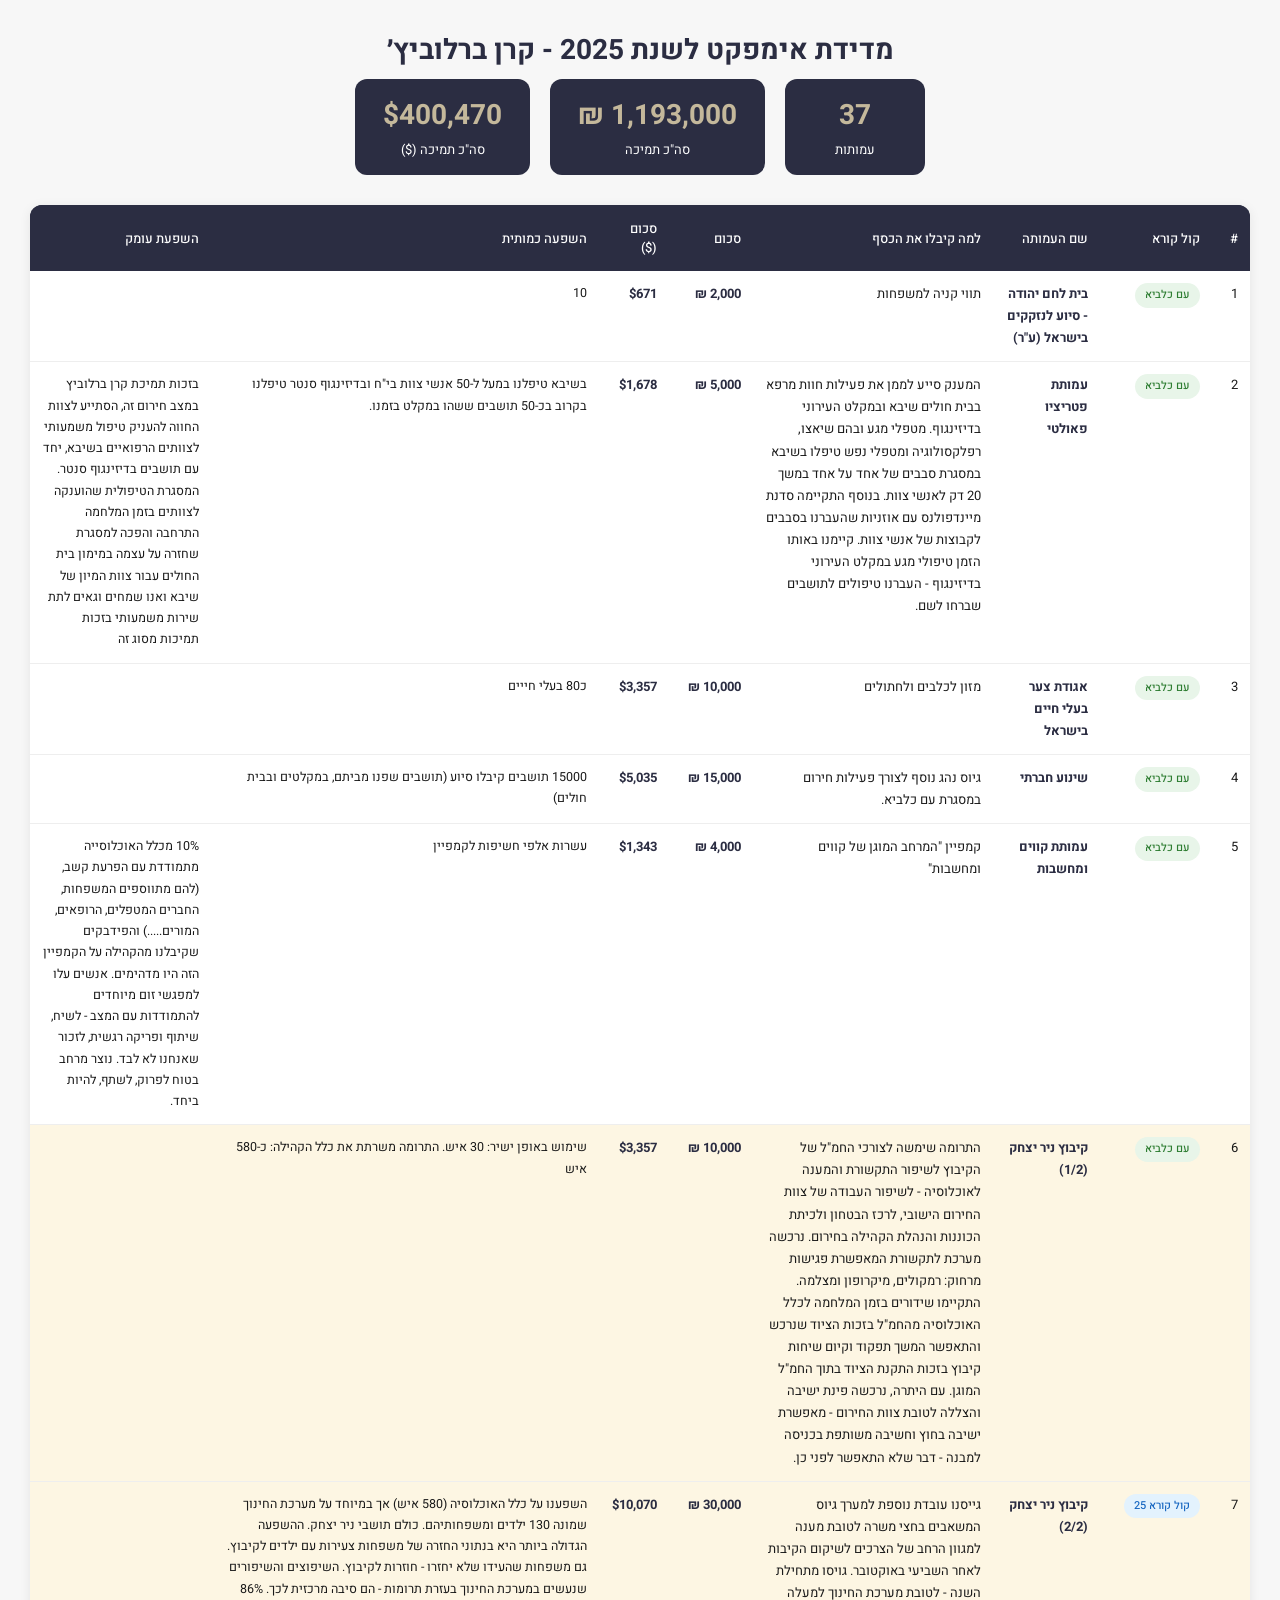
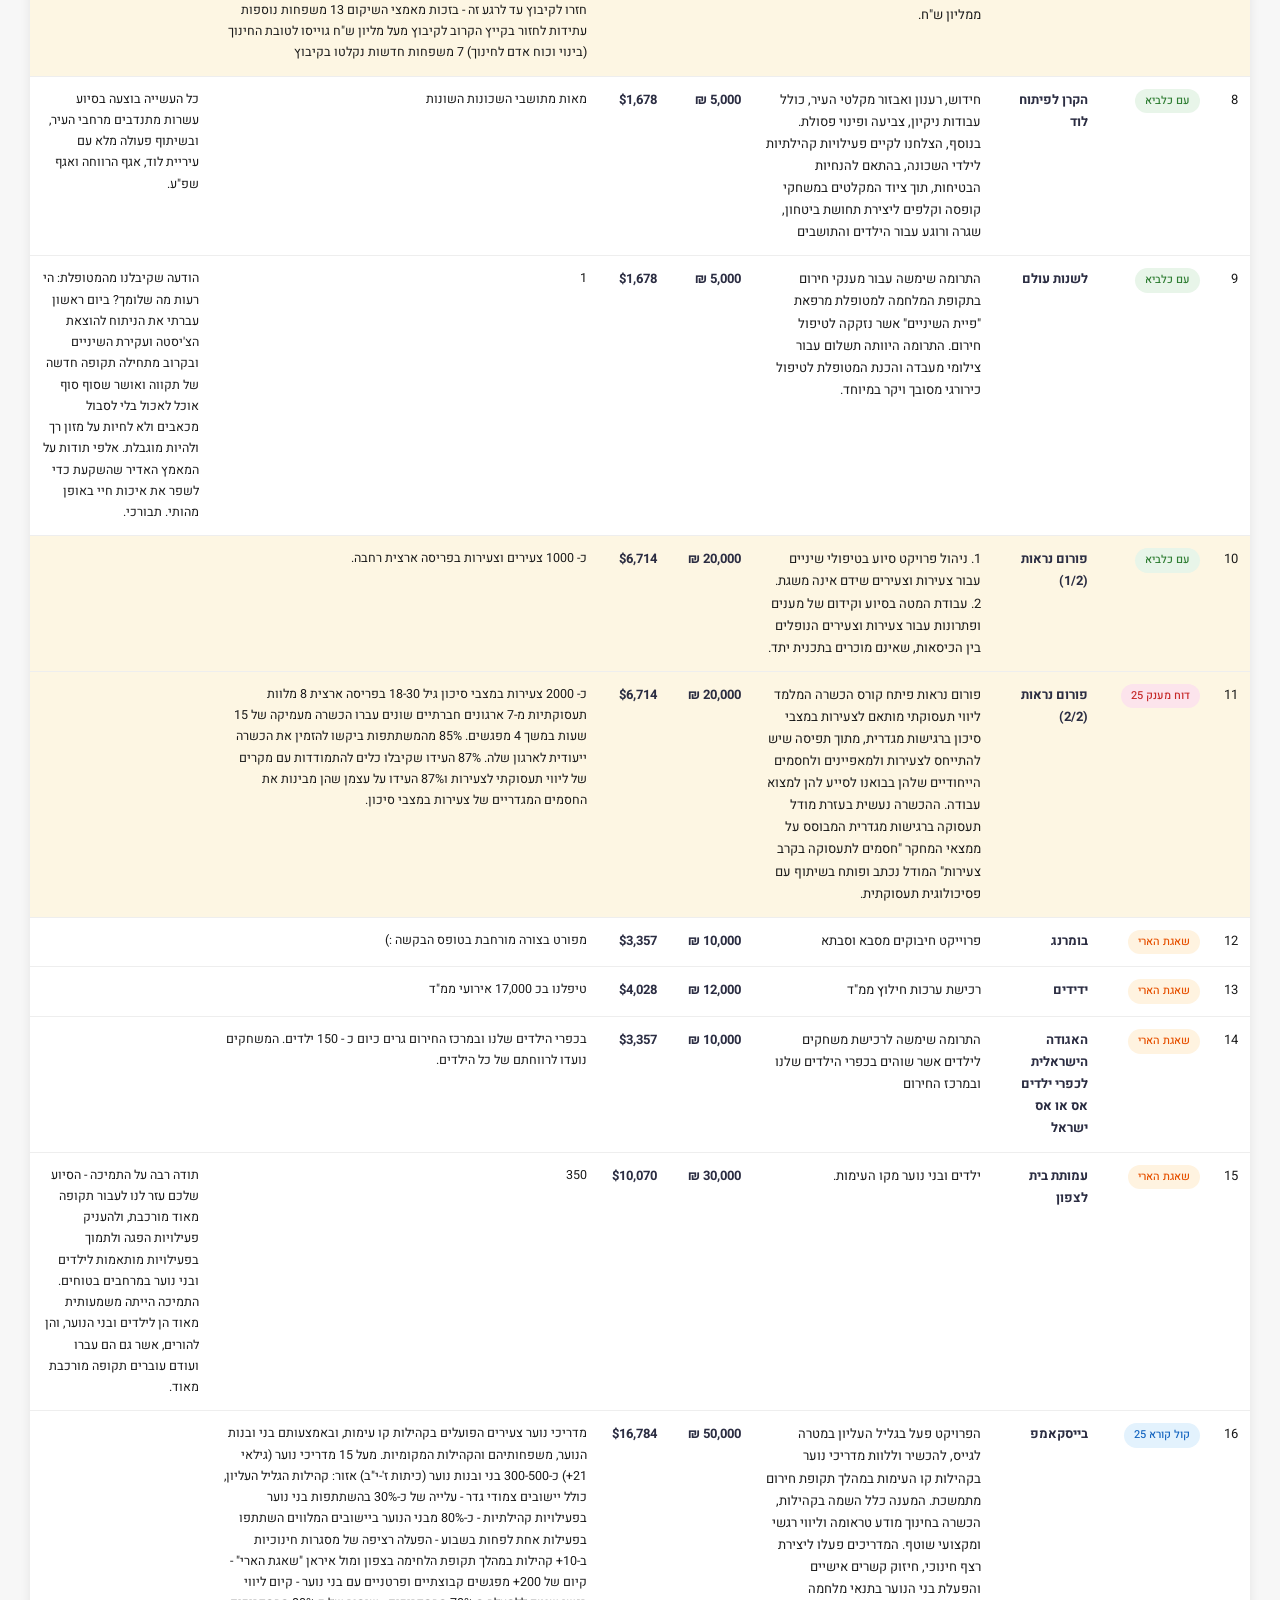
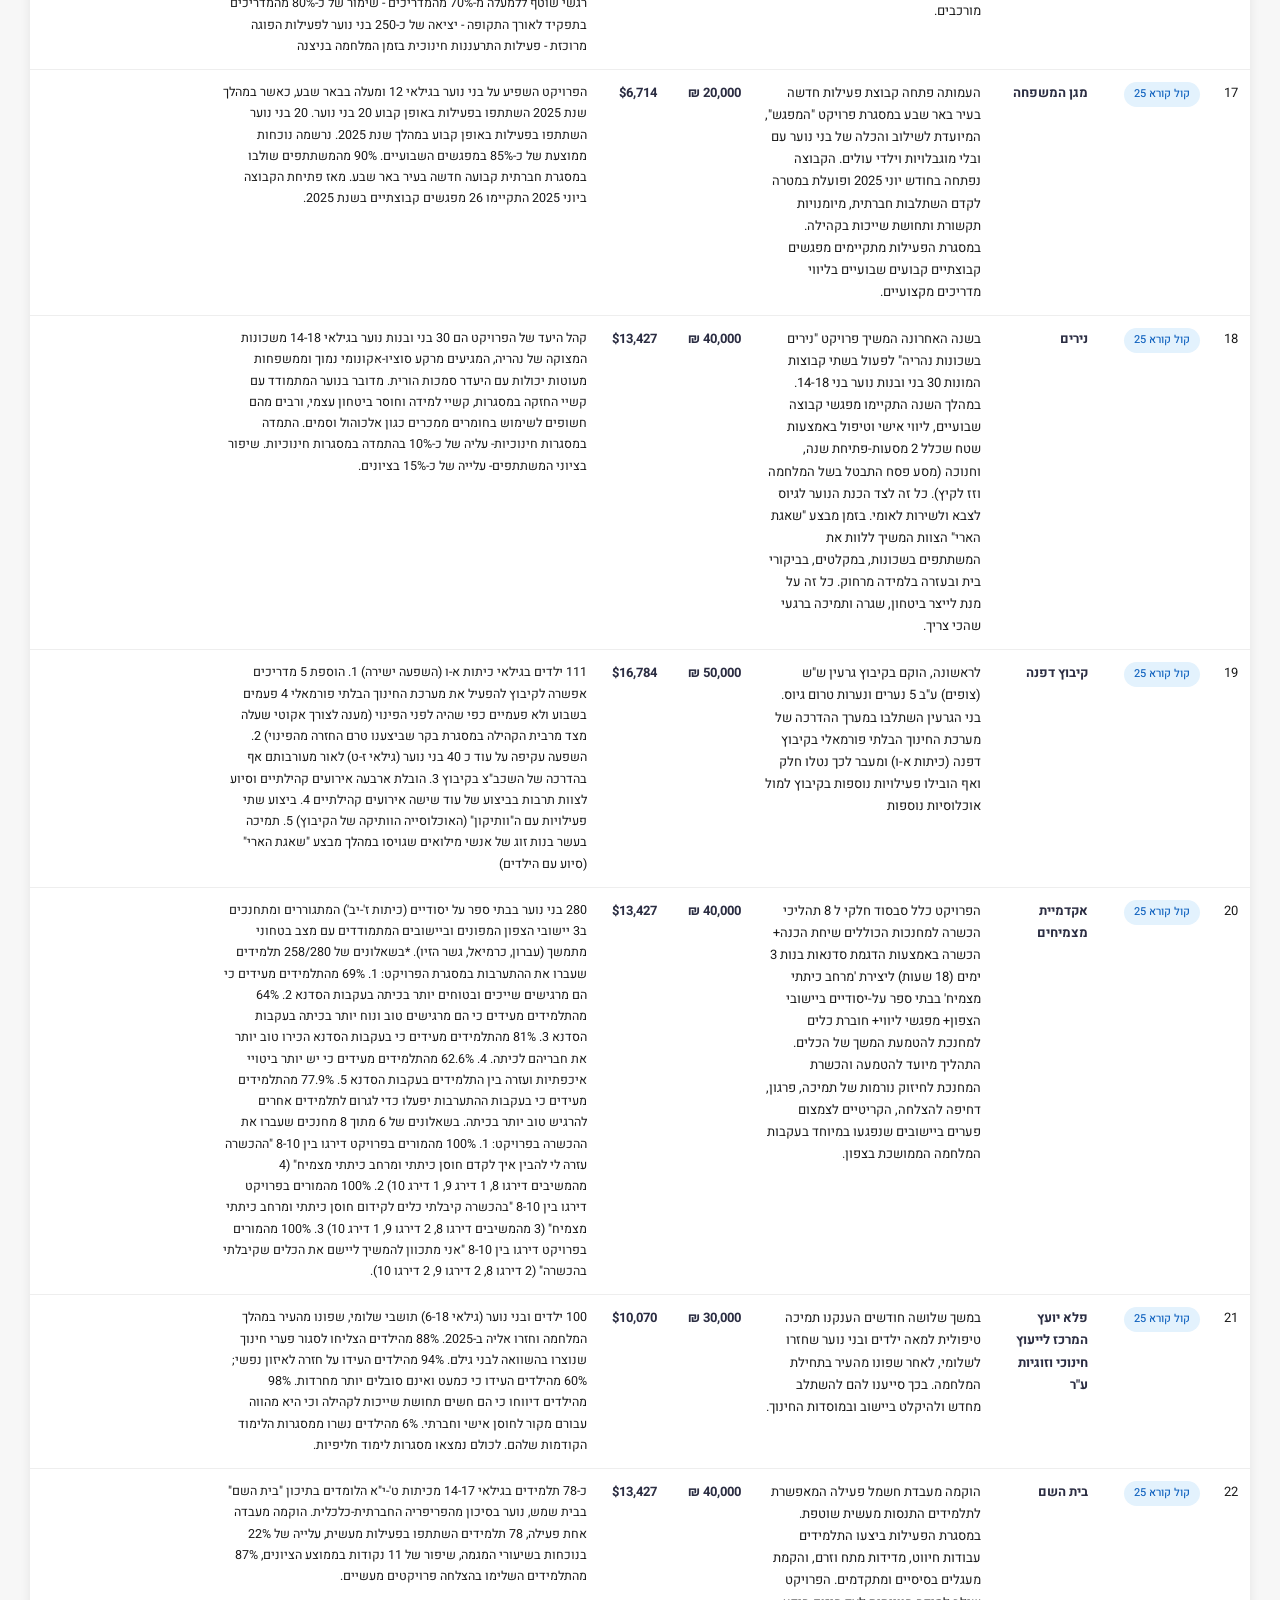
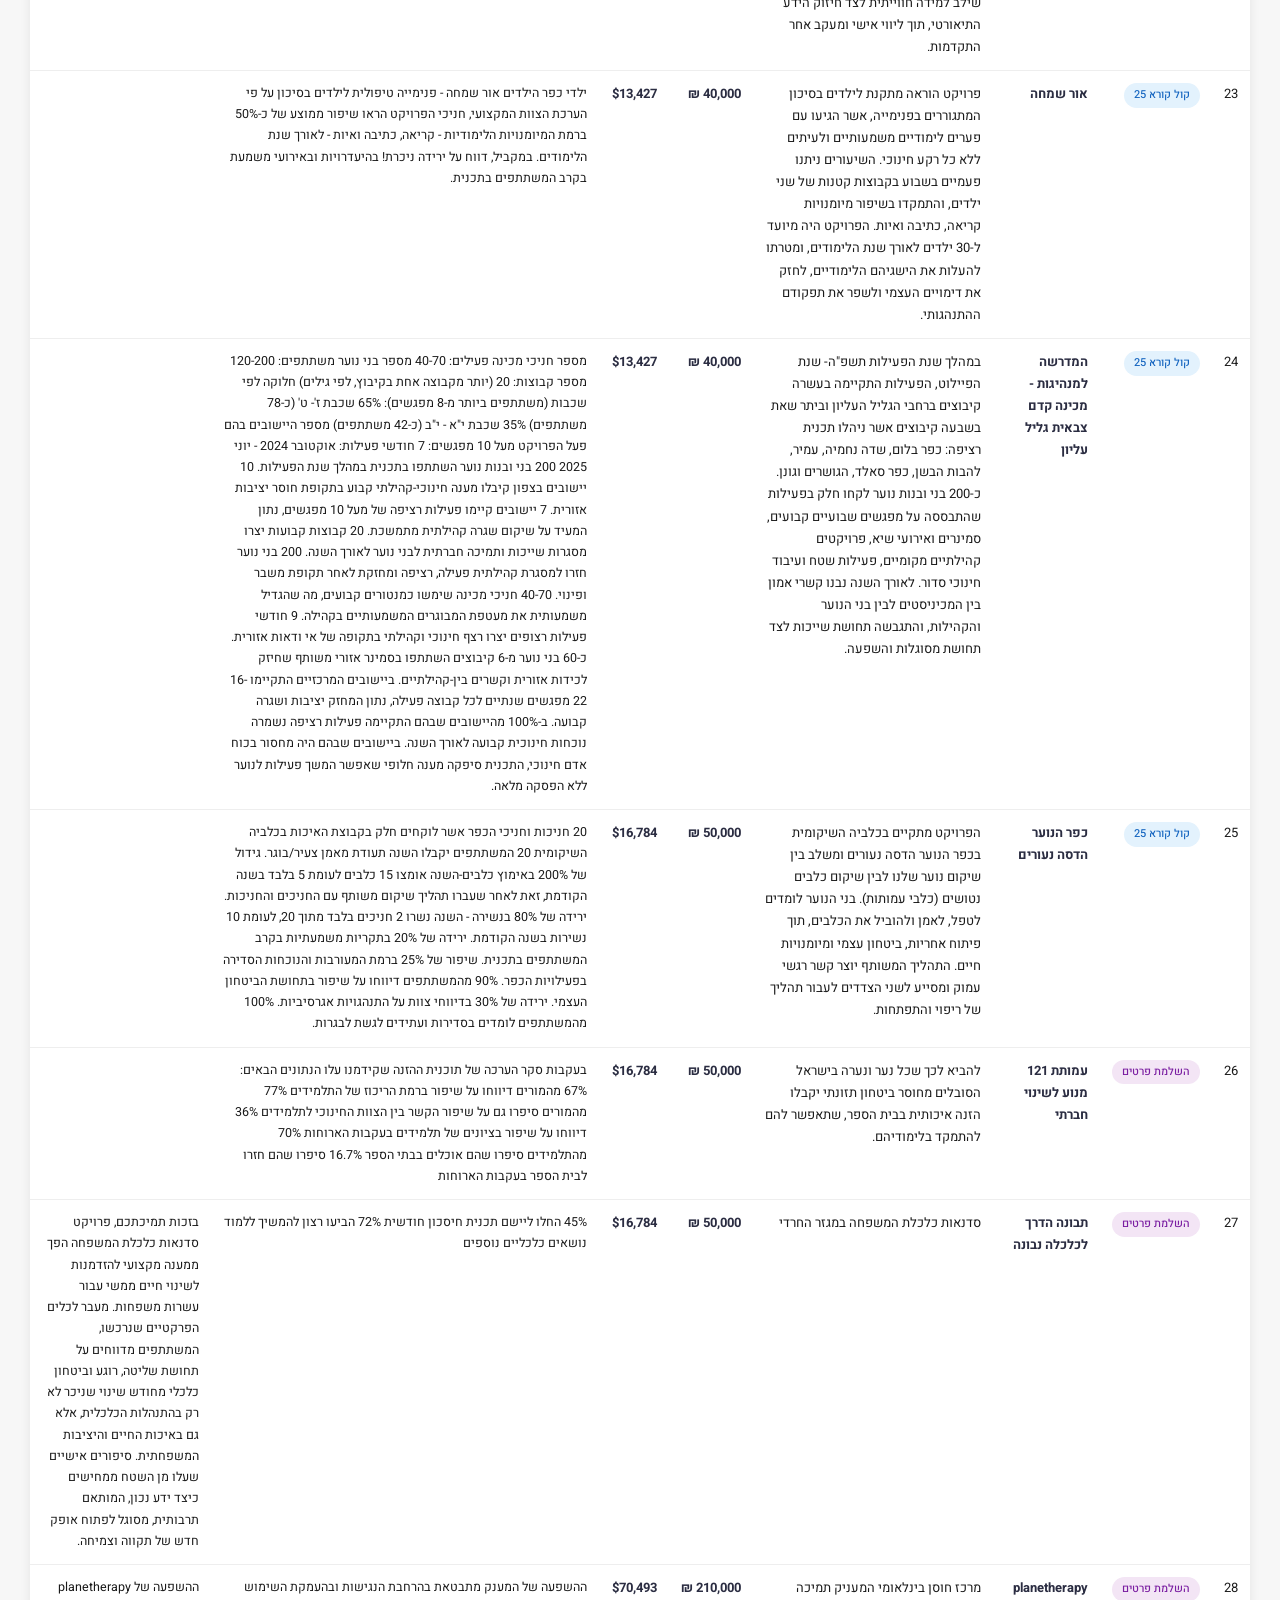
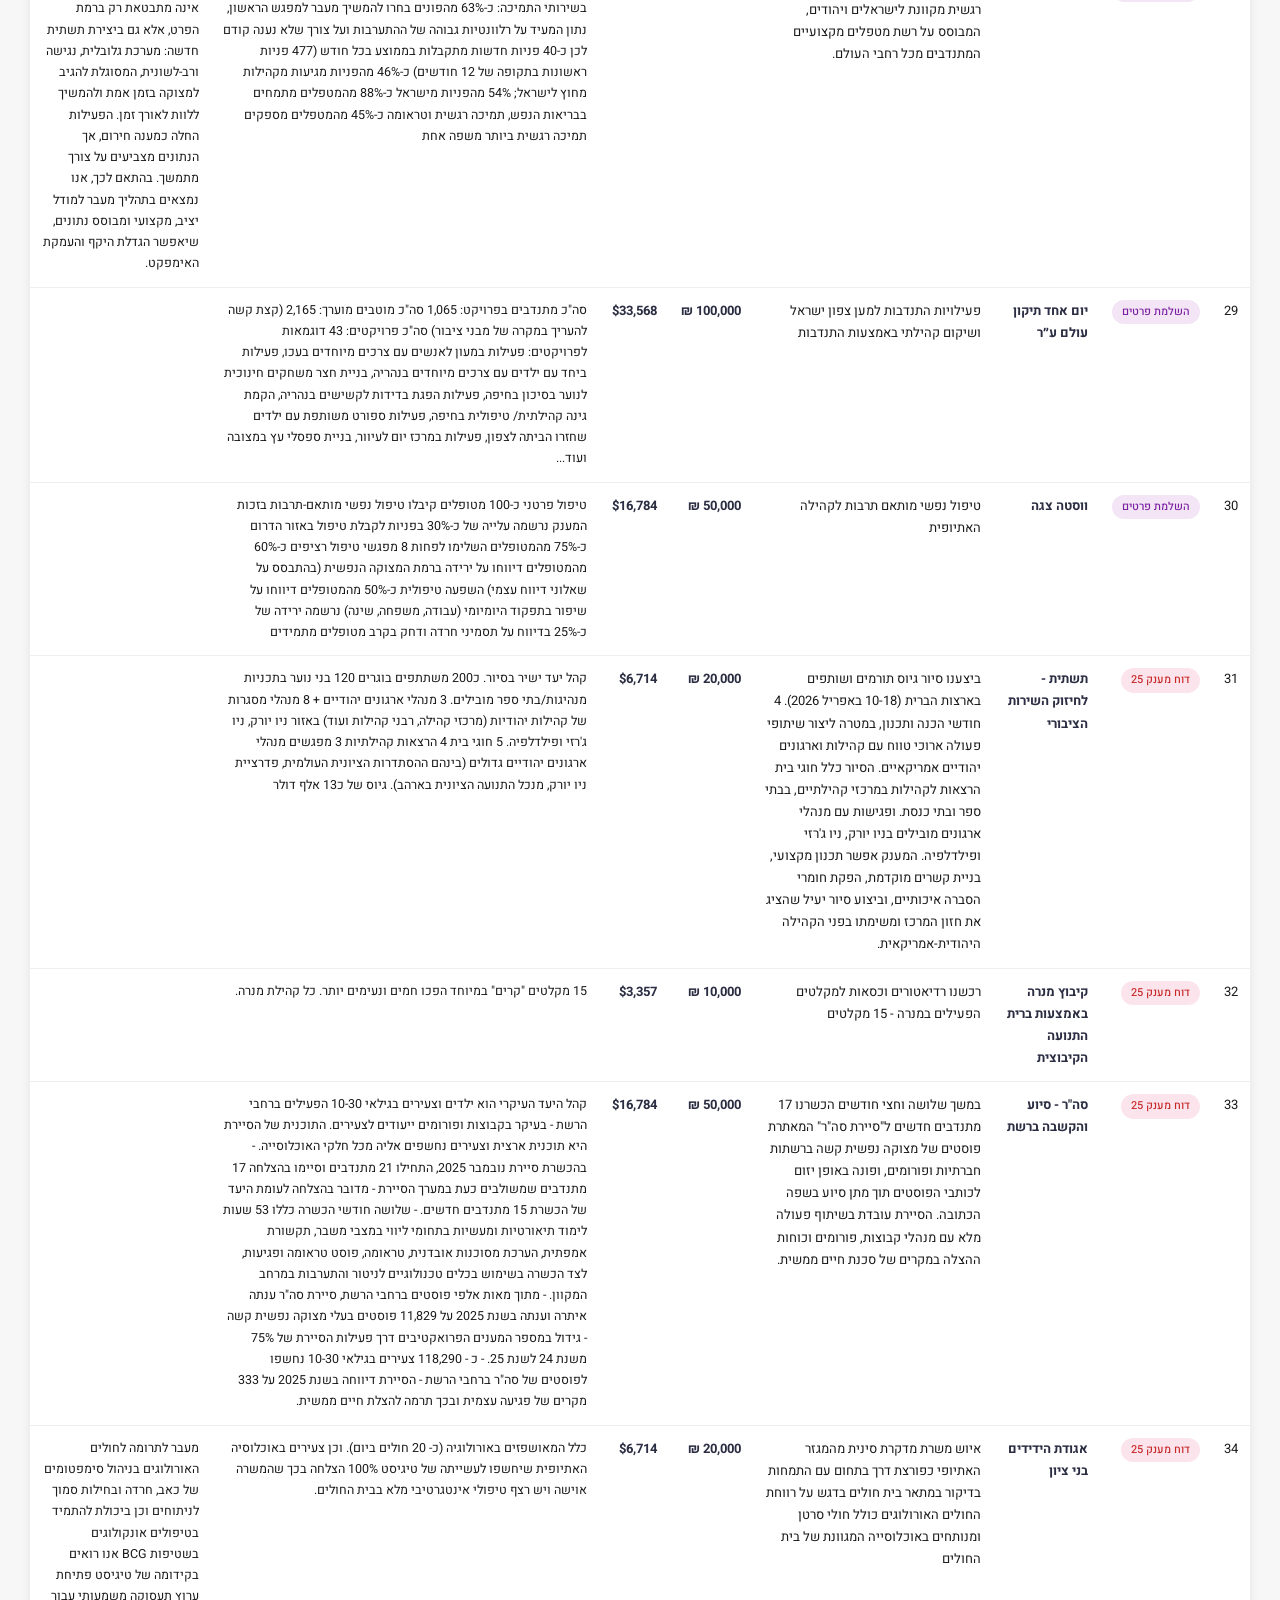
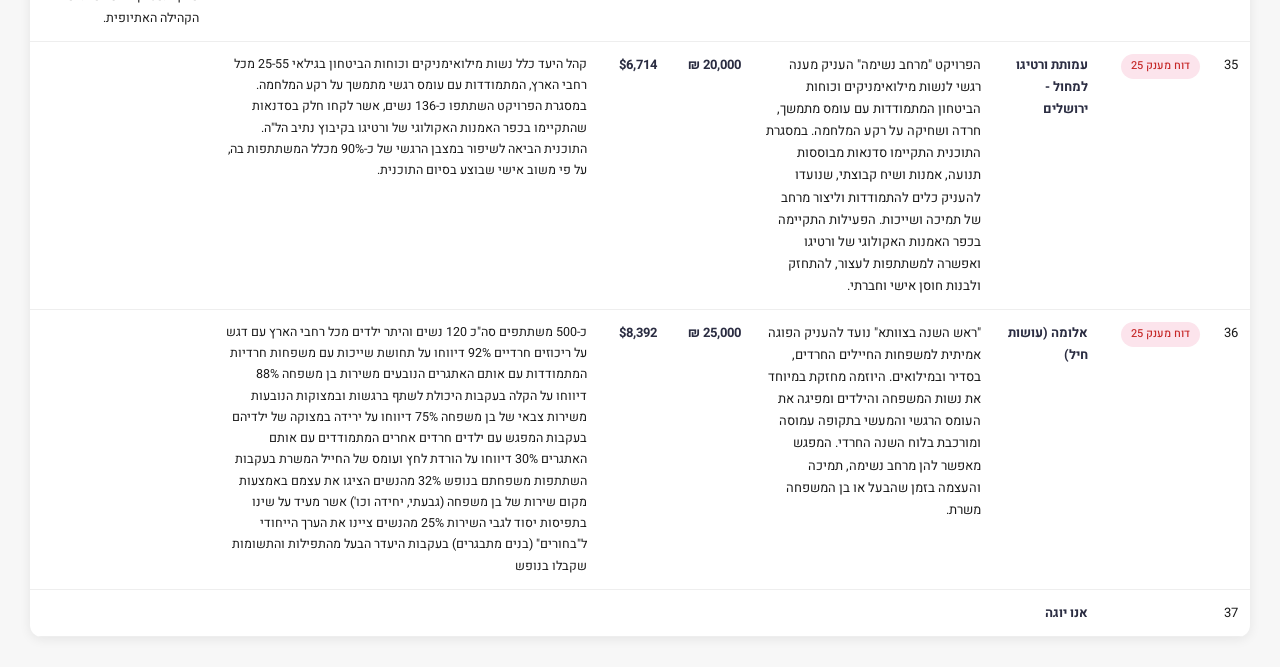
<file: berelovitz_full_table.html>
<!DOCTYPE html>
<html lang="he" dir="rtl">
<head>
<meta charset="UTF-8">
<title>טבלה מאוחדת - קרן ברלוביץ׳</title>
<link href="https://fonts.googleapis.com/css2?family=Heebo:wght@300;400;500;700&display=swap" rel="stylesheet">
<style>
* { box-sizing: border-box; margin: 0; padding: 0; }
body { font-family: 'Heebo', sans-serif; background: #F7F7F7; color: #1a1a1a; padding: 30px; direction: rtl; }
h1 { text-align: center; font-size: 28px; font-weight: 700; color: #2B2D42; margin-bottom: 8px; }
.subtitle { text-align: center; font-size: 16px; color: #8D8D8D; margin-bottom: 30px; }
.stats { display: flex; gap: 20px; justify-content: center; margin-bottom: 30px; flex-wrap: wrap; }
.stat-card { background: #2B2D42; color: #fff; padding: 16px 28px; border-radius: 12px; text-align: center; min-width: 140px; }
.stat-card .num { font-size: 28px; font-weight: 700; color: #C4B89B; }
.stat-card .label { font-size: 13px; margin-top: 4px; }
table { width: 100%; border-collapse: collapse; background: #fff; border-radius: 12px; overflow: hidden; box-shadow: 0 2px 12px rgba(0,0,0,0.08); font-size: 13px; }
thead { background: #2B2D42; color: #fff; }
th { padding: 14px 12px; text-align: right; font-weight: 500; font-size: 13px; position: sticky; top: 0; z-index: 10; background: #2B2D42; }
td { padding: 12px; border-bottom: 1px solid #eee; vertical-align: top; line-height: 1.7; }
tr:hover td { background: #f9f7f4; }
tr.duplicate td { background: #fdf6e3; }
.kol-kore { display: inline-block; padding: 3px 10px; border-radius: 20px; font-size: 11px; font-weight: 500; white-space: nowrap; }
.kol-kore.kalvia { background: #e8f5e9; color: #2e7d32; }
.kol-kore.shaagat { background: #fff3e0; color: #e65100; }
.kol-kore.kolkore25 { background: #e3f2fd; color: #1565c0; }
.kol-kore.hashlamat { background: #f3e5f5; color: #7b1fa2; }
.kol-kore.doch25 { background: #fce4ec; color: #c62828; }
.org-name { font-weight: 700; color: #2B2D42; }
.amount { font-weight: 700; color: #2B2D42; white-space: nowrap; }
td.impact { font-size: 12.5px; }
@media print { body { padding: 10px; } .stats { display: none; } table { font-size: 11px; } }
</style>
</head>
<body>

<h1>מדידת אימפקט לשנת 2025 - קרן ברלוביץ׳</h1>

<div class="stats">
<div class="stat-card"><div class="num">37</div><div class="label">עמותות</div></div>
<div class="stat-card"><div class="num">1,193,000 ₪</div><div class="label">סה"כ תמיכה</div></div>
<div class="stat-card"><div class="num">$400,470</div><div class="label">סה"כ תמיכה ($)</div></div>
</div>

<table>
<thead>
<tr>
<th>#</th>
<th>קול קורא</th>
<th>שם העמותה</th>
<th>למה קיבלו את הכסף</th>
<th>סכום</th>
<th>סכום ($)</th>
<th>השפעה כמותית</th>
<th>השפעת עומק</th>
</tr>
</thead>
<tbody>

<!-- 1 -->
<tr>
<td>1</td>
<td><span class="kol-kore kalvia">עם כלביא</span></td>
<td class="org-name">בית לחם יהודה - סיוע לנזקקים בישראל (ע"ר)</td>
<td>תווי קניה למשפחות</td>
<td class="amount">2,000 ₪</td>
<td class="amount">$671</td>
<td class="impact">10</td>
<td class="impact"></td>
</tr>

<!-- 2 -->
<tr>
<td>2</td>
<td><span class="kol-kore kalvia">עם כלביא</span></td>
<td class="org-name">עמותת פטריציו פאולטי</td>
<td>המענק סייע לממן את פעילות חוות מרפא בבית חולים שיבא ובמקלט העירוני בדיזינגוף. מטפלי מגע ובהם שיאצו, רפלקסולוגיה ומטפלי נפש טיפלו בשיבא במסגרת סבבים של אחד על אחד במשך 20 דק לאנשי צוות. בנוסף התקיימה סדנת מיינדפולנס עם אוזניות שהעברנו בסבבים לקבוצות של אנשי צוות.
קיימנו באותו הזמן טיפולי מגע במקלט העירוני בדיזינגוף - העברנו טיפולים לתושבים שברחו לשם.</td>
<td class="amount">5,000 ₪</td>
<td class="amount">$1,678</td>
<td class="impact">בשיבא טיפלנו במעל ל-50 אנשי צוות בי"ח ובדיזינגוף סנטר טיפלנו בקרוב בכ-50 תושבים ששהו במקלט בזמנו.</td>
<td class="impact">בזכות תמיכת קרן ברלוביץ במצב חירום זה, הסתייע לצוות החווה להעניק טיפול משמעותי לצוותים הרפואיים בשיבא, יחד עם תושבים בדיזינגוף סנטר. המסגרת הטיפולית שהוענקה לצוותים בזמן המלחמה התרחבה והפכה למסגרת שחזרה על עצמה במימון בית החולים עבור צוות המיון של שיבא ואנו שמחים וגאים לתת שירות משמעותי בזכות תמיכות מסוג זה</td>
</tr>

<!-- 3 -->
<tr>
<td>3</td>
<td><span class="kol-kore kalvia">עם כלביא</span></td>
<td class="org-name">אגודת צער בעלי חיים בישראל</td>
<td>מזון לכלבים ולחתולים</td>
<td class="amount">10,000 ₪</td>
<td class="amount">$3,357</td>
<td class="impact">כ80 בעלי חייים</td>
<td class="impact"></td>
</tr>

<!-- 4 -->
<tr>
<td>4</td>
<td><span class="kol-kore kalvia">עם כלביא</span></td>
<td class="org-name">שינוע חברתי</td>
<td>גיוס נהג נוסף לצורך פעילות חירום במסגרת עם כלביא.</td>
<td class="amount">15,000 ₪</td>
<td class="amount">$5,035</td>
<td class="impact">15000 תושבים קיבלו סיוע (תושבים שפנו מביתם, במקלטים ובבית חולים)</td>
<td class="impact"></td>
</tr>

<!-- 5 -->
<tr>
<td>5</td>
<td><span class="kol-kore kalvia">עם כלביא</span></td>
<td class="org-name">עמותת קווים ומחשבות</td>
<td>קמפיין "המרחב המוגן של קווים ומחשבות"</td>
<td class="amount">4,000 ₪</td>
<td class="amount">$1,343</td>
<td class="impact">עשרות אלפי חשיפות לקמפיין</td>
<td class="impact">10% מכלל האוכלוסייה מתמודדת עם הפרעת קשב, (להם מתווספים המשפחות, החברים המטפלים, הרופאים, המורים.....) והפידבקים שקיבלנו מהקהילה על הקמפיין הזה היו מדהימים. אנשים עלו למפגשי זום מיוחדים להתמודדות עם המצב - לשיח, שיתוף ופריקה רגשית, לזכור שאנחנו לא לבד.
נוצר מרחב בטוח לפרוק, לשתף, להיות ביחד.</td>
</tr>

<!-- 6 - ניר יצחק 1/2 -->
<tr class="duplicate">
<td>6</td>
<td><span class="kol-kore kalvia">עם כלביא</span></td>
<td class="org-name">קיבוץ ניר יצחק (1/2)</td>
<td>התרומה שימשה לצורכי החמ"ל של הקיבוץ לשיפור התקשורת והמענה לאוכלוסיה - לשיפור העבודה של צוות החירום הישובי, לרכז הבטחון ולכיתת הכוננות והנהלת הקהילה בחירום. נרכשה מערכת לתקשורת המאפשרת פגישות מרחוק: רמקולים, מיקרופון ומצלמה. התקיימו שידורים בזמן המלחמה לכלל האוכלוסיה מהחמ"ל בזכות הציוד שנרכש והתאפשר המשך תפקוד וקיום שיחות קיבוץ בזכות התקנת הציוד בתוך החמ"ל המוגן. עם היתרה, נרכשה פינת ישיבה והצללה לטובת צוות החירום - מאפשרת ישיבה בחוץ וחשיבה משותפת בכניסה למבנה - דבר שלא התאפשר לפני כן.</td>
<td class="amount">10,000 ₪</td>
<td class="amount">$3,357</td>
<td class="impact">שימוש באופן ישיר: 30 איש. התרומה משרתת את כלל הקהילה: כ-580 איש</td>
<td class="impact"></td>
</tr>

<!-- 7 - ניר יצחק 2/2 -->
<tr class="duplicate">
<td>7</td>
<td><span class="kol-kore kolkore25">קול קורא 25</span></td>
<td class="org-name">קיבוץ ניר יצחק (2/2)</td>
<td>גייסנו עובדת נוספת למערך גיוס המשאבים בחצי משרה לטובת מענה למגוון הרחב של הצרכים לשיקום הקיבות לאחר השביעי באוקטובר. גויסו מתחילת השנה - לטובת מערכת החינוך למעלה ממליון ש"ח.</td>
<td class="amount">30,000 ₪</td>
<td class="amount">$10,070</td>
<td class="impact">השפענו על כלל האוכלוסיה (580 איש) אך במיוחד על מערכת החינוך שמונה 130 ילדים ומשפחותיהם. כולם תושבי ניר יצחק. ההשפעה הגדולה ביותר היא בנתוני החזרה של משפחות צעירות עם ילדים לקיבוץ. גם משפחות שהעידו שלא יחזרו - חוזרות לקיבוץ. השיפוצים והשיפורים שנעשים במערכת החינוך בעזרת תרומות - הם סיבה מרכזית לכך.

86% חזרו לקיבוץ עד לרגע זה - בזכות מאמצי השיקום
13 משפחות נוספות עתידות לחזור בקייץ הקרוב לקיבוץ
מעל מליון ש"ח גוייסו לטובת החינוך (בינוי וכוח אדם לחינוך)
7 משפחות חדשות נקלטו בקיבוץ</td>
<td class="impact"></td>
</tr>

<!-- 8 -->
<tr>
<td>8</td>
<td><span class="kol-kore kalvia">עם כלביא</span></td>
<td class="org-name">הקרן לפיתוח לוד</td>
<td>חידוש, רענון ואבזור מקלטי העיר, כולל עבודות ניקיון, צביעה ופינוי פסולת. בנוסף, הצלחנו לקיים פעילויות קהילתיות לילדי השכונה, בהתאם להנחיות הבטיחות, תוך ציוד המקלטים במשחקי קופסה וקלפים ליצירת תחושת ביטחון, שגרה ורוגע עבור הילדים והתושבים</td>
<td class="amount">5,000 ₪</td>
<td class="amount">$1,678</td>
<td class="impact">מאות מתושבי השכונות השונות</td>
<td class="impact">כל העשייה בוצעה בסיוע עשרות מתנדבים מרחבי העיר, ובשיתוף פעולה מלא עם עיריית לוד, אגף הרווחה ואגף שפ"ע.</td>
</tr>

<!-- 9 -->
<tr>
<td>9</td>
<td><span class="kol-kore kalvia">עם כלביא</span></td>
<td class="org-name">לשנות עולם</td>
<td>התרומה שימשה עבור מענקי חירום בתקופת המלחמה למטופלת מרפאת "פיית השיניים" אשר נזקקה לטיפול חירום. התרומה היוותה תשלום עבור צילומי מעבדה והכנת המטופלת לטיפול כירורגי מסובך ויקר במיוחד.</td>
<td class="amount">5,000 ₪</td>
<td class="amount">$1,678</td>
<td class="impact">1</td>
<td class="impact">הודעה שקיבלנו מהמטופלת: הי רעות מה שלומך? ביום ראשון עברתי את הניתוח להוצאת הצ'יסטה ועקירת השיניים ובקרוב מתחילה תקופה חדשה של תקווה ואושר שסוף סוף אוכל לאכול בלי לסבול מכאבים ולא לחיות על מזון רך ולהיות מוגבלת. אלפי תודות על המאמץ האדיר שהשקעת כדי לשפר את איכות חיי באופן מהותי. תבורכי.</td>
</tr>

<!-- 10 - פורום נראות 1/2 -->
<tr class="duplicate">
<td>10</td>
<td><span class="kol-kore kalvia">עם כלביא</span></td>
<td class="org-name">פורום נראות (1/2)</td>
<td>1. ניהול פרויקט סיוע בטיפולי שיניים עבור צעירות וצעירים שידם אינה משגת. 2. עבודת המטה בסיוע וקידום של מענים ופתרונות עבור צעירות וצעירים הנופלים בין הכיסאות, שאינם מוכרים בתכנית יתד.</td>
<td class="amount">20,000 ₪</td>
<td class="amount">$6,714</td>
<td class="impact">כ- 1000 צעירים וצעירות בפריסה ארצית רחבה.</td>
<td class="impact"></td>
</tr>

<!-- 11 - פורום נראות 2/2 -->
<tr class="duplicate">
<td>11</td>
<td><span class="kol-kore doch25">דוח מענק 25</span></td>
<td class="org-name">פורום נראות (2/2)</td>
<td>פורום נראות פיתח קורס הכשרה המלמד ליווי תעסוקתי מותאם לצעירות במצבי סיכון ברגישות מגדרית, מתוך תפיסה שיש להתייחס לצעירות ולמאפיינים ולחסמים הייחודיים שלהן בבואנו לסייע להן למצוא עבודה. ההכשרה נעשית בעזרת מודל תעסוקה ברגישות מגדרית המבוסס על ממצאי המחקר "חסמים לתעסוקה בקרב צעירות" המודל נכתב ופותח בשיתוף עם פסיכולוגית תעסוקתית.</td>
<td class="amount">20,000 ₪</td>
<td class="amount">$6,714</td>
<td class="impact">כ- 2000 צעירות במצבי סיכון גיל 18-30 בפריסה ארצית

8 מלוות תעסוקתיות מ-7 ארגונים חברתיים שונים עברו הכשרה מעמיקה של 15 שעות במשך 4 מפגשים.
85% מהמשתתפות ביקשו להזמין את הכשרה ייעודית לארגון שלה. 87% העידו שקיבלו כלים להתמודדות עם מקרים של ליווי תעסוקתי לצעירות ו87% העידו על עצמן שהן מבינות את החסמים המגדריים של צעירות במצבי סיכון.</td>
<td class="impact"></td>
</tr>

<!-- 12 -->
<tr>
<td>12</td>
<td><span class="kol-kore shaagat">שאגת הארי</span></td>
<td class="org-name">בומרנג</td>
<td>פרוייקט חיבוקים מסבא וסבתא</td>
<td class="amount">10,000 ₪</td>
<td class="amount">$3,357</td>
<td class="impact">מפורט בצורה מורחבת בטופס הבקשה :)</td>
<td class="impact"></td>
</tr>

<!-- 13 -->
<tr>
<td>13</td>
<td><span class="kol-kore shaagat">שאגת הארי</span></td>
<td class="org-name">ידידים</td>
<td>רכישת ערכות חילוץ ממ"ד</td>
<td class="amount">12,000 ₪</td>
<td class="amount">$4,028</td>
<td class="impact">טיפלנו בכ 17,000 אירועי ממ"ד</td>
<td class="impact"></td>
</tr>

<!-- 14 -->
<tr>
<td>14</td>
<td><span class="kol-kore shaagat">שאגת הארי</span></td>
<td class="org-name">האגודה הישראלית לכפרי ילדים אס או אס ישראל</td>
<td>התרומה שימשה לרכישת משחקים לילדים אשר שוהים בכפרי הילדים שלנו ובמרכז החירום</td>
<td class="amount">10,000 ₪</td>
<td class="amount">$3,357</td>
<td class="impact">בכפרי הילדים שלנו ובמרכז החירום גרים כיום כ - 150 ילדים. המשחקים נועדו לרווחתם של כל הילדים.</td>
<td class="impact"></td>
</tr>

<!-- 15 -->
<tr>
<td>15</td>
<td><span class="kol-kore shaagat">שאגת הארי</span></td>
<td class="org-name">עמותת בית לצפון</td>
<td>ילדים ובני נוער מקו העימות.</td>
<td class="amount">30,000 ₪</td>
<td class="amount">$10,070</td>
<td class="impact">350</td>
<td class="impact">תודה רבה על התמיכה - הסיוע שלכם עזר לנו לעבור תקופה מאוד מורכבת, ולהעניק פעילויות הפגה ולתמוך בפעילויות מותאמות לילדים ובני נוער במרחבים בטוחים. התמיכה הייתה משמעותית מאוד הן לילדים ובני הנוער, והן להורים, אשר גם הם עברו ועודם עוברים תקופה מורכבת מאוד.</td>
</tr>

<!-- 16 -->
<tr>
<td>16</td>
<td><span class="kol-kore kolkore25">קול קורא 25</span></td>
<td class="org-name">בייסקאמפ</td>
<td>הפרויקט פעל בגליל העליון במטרה לגייס, להכשיר וללוות מדריכי נוער בקהילות קו העימות במהלך תקופת חירום מתמשכת.
המענה כלל השמה בקהילות, הכשרה בחינוך מודע טראומה וליווי רגשי ומקצועי שוטף.
המדריכים פעלו ליצירת רצף חינוכי, חיזוק קשרים אישיים והפעלת בני הנוער בתנאי מלחמה מורכבים.</td>
<td class="amount">50,000 ₪</td>
<td class="amount">$16,784</td>
<td class="impact">מדריכי נוער צעירים הפועלים בקהילות קו עימות, ובאמצעותם בני ובנות הנוער, משפחותיהם והקהילות המקומיות.
מעל 15 מדריכי נוער (גילאי 21+)
כ-300-500 בני ובנות נוער (כיתות ז'-י"ב)
אזור: קהילות הגליל העליון, כולל יישובים צמודי גדר

- עלייה של כ-30% בהשתתפות בני נוער בפעילויות קהילתיות
- כ-80% מבני הנוער ביישובים המלווים השתתפו בפעילות אחת לפחות בשבוע
- הפעלה רציפה של מסגרות חינוכיות ב-10+ קהילות במהלך תקופת הלחימה בצפון ומול איראן "שאגת הארי"
- קיום של 200+ מפגשים קבוצתיים ופרטניים עם בני נוער
- קיום ליווי רגשי שוטף ללמעלה מ-70% מהמדריכים
- שימור של כ-80% מהמדריכים בתפקיד לאורך התקופה
- יציאה של כ-250 בני נוער לפעילות הפוגה מרוכזת - פעילות התרעננות חינוכית בזמן המלחמה בניצנה</td>
<td class="impact"></td>
</tr>

<!-- 17 -->
<tr>
<td>17</td>
<td><span class="kol-kore kolkore25">קול קורא 25</span></td>
<td class="org-name">מגן המשפחה</td>
<td>העמותה פתחה קבוצת פעילות חדשה בעיר באר שבע במסגרת פרויקט "המפגש", המיועדת לשילוב והכלה של בני נוער עם ובלי מוגבלויות וילדי עולים. הקבוצה נפתחה בחודש יוני 2025 ופועלת במטרה לקדם השתלבות חברתית, מיומנויות תקשורת ותחושת שייכות בקהילה. במסגרת הפעילות מתקיימים מפגשים קבוצתיים קבועים שבועיים בליווי מדריכים מקצועיים.</td>
<td class="amount">20,000 ₪</td>
<td class="amount">$6,714</td>
<td class="impact">הפרויקט השפיע על בני נוער בגילאי 12 ומעלה בבאר שבע, כאשר במהלך שנת 2025 השתתפו בפעילות באופן קבוע 20 בני נוער.

20 בני נוער השתתפו בפעילות באופן קבוע במהלך שנת 2025.
נרשמה נוכחות ממוצעת של כ-85% במפגשים השבועיים.
90% מהמשתתפים שולבו במסגרת חברתית קבועה חדשה בעיר באר שבע.
מאז פתיחת הקבוצה ביוני 2025 התקיימו 26 מפגשים קבוצתיים בשנת 2025.</td>
<td class="impact"></td>
</tr>

<!-- 18 -->
<tr>
<td>18</td>
<td><span class="kol-kore kolkore25">קול קורא 25</span></td>
<td class="org-name">נירים</td>
<td>בשנה האחרונה המשיך פרויקט "נירים בשכונות נהריה" לפעול בשתי קבוצות המונות 30 בני ובנות נוער בני 14-18. במהלך השנה התקיימו מפגשי קבוצה שבועיים, ליווי אישי וטיפול באמצעות שטח שכלל 2 מסעות-פתיחת שנה, וחנוכה (מסע פסח התבטל בשל המלחמה וזז לקיץ). כל זה לצד הכנת הנוער לגיוס לצבא ולשירות לאומי. בזמן מבצע "שאגת הארי" הצוות המשיך ללוות את המשתתפים בשכונות, במקלטים, בביקורי בית ובעזרה בלמידה מרחוק. כל זה על מנת לייצר ביטחון, שגרה ותמיכה ברגעי שהכי צריך.</td>
<td class="amount">40,000 ₪</td>
<td class="amount">$13,427</td>
<td class="impact">קהל היעד של הפרויקט הם 30 בני ובנות נוער בגילאי 14-18 משכונות המצוקה של נהריה, המגיעים מרקע סוציו-אקונומי נמוך וממשפחות מעוטות יכולות עם היעדר סמכות הורית. מדובר בנוער המתמודד עם קשיי החזקה במסגרות, קשיי למידה וחוסר ביטחון עצמי, ורבים מהם חשופים לשימוש בחומרים ממכרים כגון אלכוהול וסמים.

התמדה במסגרות חינוכיות- עליה של כ-10% בהתמדה במסגרות חינוכיות.
שיפור בציוני המשתתפים- עלייה של כ-15% בציונים.</td>
<td class="impact"></td>
</tr>

<!-- 19 -->
<tr>
<td>19</td>
<td><span class="kol-kore kolkore25">קול קורא 25</span></td>
<td class="org-name">קיבוץ דפנה</td>
<td>לראשונה, הוקם בקיבוץ גרעין ש"ש (צופים) ע"ב 5 נערים ונערות טרום גיוס.
בני הגרעין השתלבו במערך ההדרכה של מערכת החינוך הבלתי פורמאלי בקיבוץ דפנה (כיתות א-ו) ומעבר לכך נטלו חלק ואף הובילו פעילויות נוספות בקיבוץ למול אוכלוסיות נוספות</td>
<td class="amount">50,000 ₪</td>
<td class="amount">$16,784</td>
<td class="impact">111 ילדים בגילאי כיתות א-ו (השפעה ישירה)

1. הוספת 5 מדריכים אפשרה לקיבוץ להפעיל את מערכת החינוך הבלתי פורמאלי 4 פעמים בשבוע ולא פעמיים כפי שהיה לפני הפינוי (מענה לצורך אקוטי שעלה מצד מרבית הקהילה במסגרת בקר שביצענו טרם החזרה מהפינוי)
2. השפעה עקיפה על עוד כ 40 בני נוער (גילאי ז-ט) לאור מעורבותם אף בהדרכה של השכב"צ בקיבוץ
3. הובלת ארבעה אירועים קהילתיים וסיוע לצוות תרבות בביצוע של עוד שישה אירועים קהילתיים
4. ביצוע שתי פעילויות עם ה"וותיקון" (האוכלוסייה הוותיקה של הקיבוץ)
5. תמיכה בעשר בנות זוג של אנשי מילואים שגויסו במהלך מבצע "שאגת הארי" (סיוע עם הילדים)</td>
<td class="impact"></td>
</tr>

<!-- 20 -->
<tr>
<td>20</td>
<td><span class="kol-kore kolkore25">קול קורא 25</span></td>
<td class="org-name">אקדמיית מצמיחים</td>
<td>הפרויקט כלל סבסוד חלקי ל 8 תהליכי הכשרה למחנכות הכוללים שיחת הכנה+ הכשרה באמצעות הדגמת סדנאות בנות 3 ימים (18 שעות) ליצירת 'מרחב כיתתי מצמיח' בבתי ספר על-יסודיים ביישובי הצפון+ מפגשי ליווי+ חוברת כלים למחנכת להטמעת המשך של הכלים. התהליך מיועד להטמעה והכשרת המחנכת לחיזוק נורמות של תמיכה, פרגון, דחיפה להצלחה, הקריטיים לצמצום פערים ביישובים שנפגעו במיוחד בעקבות המלחמה הממושכת בצפון.</td>
<td class="amount">40,000 ₪</td>
<td class="amount">$13,427</td>
<td class="impact">280 בני נוער בבתי ספר על יסודיים (כיתות ז'-יב') המתגוררים ומתחנכים ב3 יישובי הצפון המפונים וביישובים המתמודדים עם מצב בטחוני מתמשך (עברון, כרמיאל, גשר הזיו).

*בשאלונים של 258/280 תלמידים שעברו את ההתערבות במסגרת הפרויקט:
1. 69% מהתלמידים מעידים כי הם מרגישים שייכים ובטוחים יותר בכיתה בעקבות הסדנא
2. 64% מהתלמידים מעידים כי הם מרגישים טוב ונוח יותר בכיתה בעקבות הסדנא
3. 81% מהתלמידים מעידים כי בעקבות הסדנא הכירו טוב יותר את חבריהם לכיתה.
4. 62.6% מהתלמידים מעידים כי יש יותר ביטויי איכפתיות ועזרה בין התלמידים בעקבות הסדנא
5. 77.9% מהתלמידים מעידים כי בעקבות ההתערבות יפעלו כדי לגרום לתלמידים אחרים להרגיש טוב יותר בכיתה.

בשאלונים של 6 מתוך 8 מחנכים שעברו את ההכשרה בפרויקט:
1. 100% מהמורים בפרויקט דירגו בין 8-10 "ההכשרה עזרה לי להבין איך לקדם חוסן כיתתי ומרחב כיתתי מצמיח" (4 מהמשיבים דירגו 8, 1 דירג 9, 1 דירג 10)
2. 100% מהמורים בפרויקט דירגו בין 8-10 "בהכשרה קיבלתי כלים לקידום חוסן כיתתי ומרחב כיתתי מצמיח" (3 מהמשיבים דירגו 8, 2 דירגו 9, 1 דירג 10)
3. 100% מהמורים בפרויקט דירגו בין 8-10 "אני מתכוון להמשיך ליישם את הכלים שקיבלתי בהכשרה" (2 דירגו 8, 2 דירגו 9, 2 דירגו 10).</td>
<td class="impact"></td>
</tr>

<!-- 21 -->
<tr>
<td>21</td>
<td><span class="kol-kore kolkore25">קול קורא 25</span></td>
<td class="org-name">פלא יועץ המרכז לייעוץ חינוכי וזוגיות ע"ר</td>
<td>במשך שלושה חודשים הענקנו תמיכה טיפולית למאה ילדים ובני נוער שחזרו לשלומי, לאחר שפונו מהעיר בתחילת המלחמה. בכך סייענו להם להשתלב מחדש ולהיקלט ביישוב ובמוסדות החינוך.</td>
<td class="amount">30,000 ₪</td>
<td class="amount">$10,070</td>
<td class="impact">100 ילדים ובני נוער (גילאי 6-18) תושבי שלומי, שפונו מהעיר במהלך המלחמה וחזרו אליה ב-2025.

88% מהילדים הצליחו לסגור פערי חינוך שנוצרו בהשוואה לבני גילם.
94% מהילדים העידו על חזרה לאיזון נפשי; 60% מהילדים העידו כי כמעט ואינם סובלים יותר מחרדות.
98% מהילדים דיווחו כי הם חשים תחושת שייכות לקהילה וכי היא מהווה עבורם מקור לחוסן אישי וחברתי.
6% מהילדים נשרו ממסגרות הלימוד הקודמות שלהם. לכולם נמצאו מסגרות לימוד חליפיות.</td>
<td class="impact"></td>
</tr>

<!-- 22 -->
<tr>
<td>22</td>
<td><span class="kol-kore kolkore25">קול קורא 25</span></td>
<td class="org-name">בית השם</td>
<td>הוקמה מעבדת חשמל פעילה המאפשרת לתלמידים התנסות מעשית שוטפת. במסגרת הפעילות ביצעו התלמידים עבודות חיווט, מדידות מתח וזרם, והקמת מעגלים בסיסיים ומתקדמים. הפרויקט שילב למידה חווייתית לצד חיזוק הידע התיאורטי, תוך ליווי אישי ומעקב אחר התקדמות.</td>
<td class="amount">40,000 ₪</td>
<td class="amount">$13,427</td>
<td class="impact">כ-78 תלמידים בגילאי 14-17 מכיתות ט'-י"א הלומדים בתיכון "בית השם" בבית שמש, נוער בסיכון מהפריפריה החברתית-כלכלית.

הוקמה מעבדה אחת פעילה, 78 תלמידים השתתפו בפעילות מעשית, עלייה של 22% בנוכחות בשיעורי המגמה, שיפור של 11 נקודות בממוצע הציונים, 87% מהתלמידים השלימו בהצלחה פרויקטים מעשיים.</td>
<td class="impact"></td>
</tr>

<!-- 23 -->
<tr>
<td>23</td>
<td><span class="kol-kore kolkore25">קול קורא 25</span></td>
<td class="org-name">אור שמחה</td>
<td>פרויקט הוראה מתקנת לילדים בסיכון המתגוררים בפנימייה, אשר הגיעו עם פערים לימודיים משמעותיים ולעיתים ללא כל רקע חינוכי. השיעורים ניתנו פעמיים בשבוע בקבוצות קטנות של שני ילדים, והתמקדו בשיפור מיומנויות קריאה, כתיבה ואיות. הפרויקט היה מיועד ל-30 ילדים לאורך שנת הלימודים, ומטרתו להעלות את הישגיהם הלימודיים, לחזק את דימויים העצמי ולשפר את תפקודם ההתנהגותי.</td>
<td class="amount">40,000 ₪</td>
<td class="amount">$13,427</td>
<td class="impact">ילדי כפר הילדים אור שמחה - פנימייה טיפולית לילדים בסיכון

על פי הערכת הצוות המקצועי, חניכי הפרויקט הראו שיפור ממוצע של כ-50% ברמת המיומנויות הלימודיות - קריאה, כתיבה ואיות - לאורך שנת הלימודים. במקביל, דווח על ירידה ניכרת! בהיעדרויות ובאירועי משמעת בקרב המשתתפים בתכנית.</td>
<td class="impact"></td>
</tr>

<!-- 24 -->
<tr>
<td>24</td>
<td><span class="kol-kore kolkore25">קול קורא 25</span></td>
<td class="org-name">המדרשה למנהיגות - מכינה קדם צבאית גליל עליון</td>
<td>במהלך שנת הפעילות תשפ"ה- שנת הפיילוט, הפעילות התקיימה בעשרה קיבוצים ברחבי הגליל העליון וביתר שאת בשבעה קיבוצים אשר ניהלו תכנית רציפה: כפר בלום, שדה נחמיה, עמיר, להבות הבשן, כפר סאלד, הגושרים וגונן. כ-200 בני ובנות נוער לקחו חלק בפעילות שהתבססה על מפגשים שבועיים קבועים, סמינרים ואירועי שיא, פרויקטים קהילתיים מקומיים, פעילות שטח ועיבוד חינוכי סדור. לאורך השנה נבנו קשרי אמון בין המכיניסטים לבין בני הנוער והקהילות, והתגבשה תחושת שייכות לצד תחושת מסוגלות והשפעה.</td>
<td class="amount">40,000 ₪</td>
<td class="amount">$13,427</td>
<td class="impact">מספר חניכי מכינה פעילים: 40-70
מספר בני נוער משתתפים: 120-200
מספר קבוצות: 20 (יותר מקבוצה אחת בקיבוץ, לפי גילים)
חלוקה לפי שכבות (משתתפים ביותר מ-8 מפגשים):
65% שכבת ז'- ט' (כ-78 משתתפים)
35% שכבת י"א - י"ב (כ-42 משתתפים)
מספר היישובים בהם פעל הפרויקט מעל 10 מפגשים: 7
חודשי פעילות: אוקטובר 2024 - יוני 2025

200 בני ובנות נוער השתתפו בתכנית במהלך שנת הפעילות.
10 יישובים בצפון קיבלו מענה חינוכי-קהילתי קבוע בתקופת חוסר יציבות אזורית.
7 יישובים קיימו פעילות רציפה של מעל 10 מפגשים, נתון המעיד על שיקום שגרה קהילתית מתמשכת.
20 קבוצות קבועות יצרו מסגרות שייכות ותמיכה חברתית לבני נוער לאורך השנה.
200 בני נוער חזרו למסגרת קהילתית פעילה, רציפה ומחזקת לאחר תקופת משבר ופינוי.
40-70 חניכי מכינה שימשו כמנטורים קבועים, מה שהגדיל משמעותית את מעטפת המבוגרים המשמעותיים בקהילה.
9 חודשי פעילות רצופים יצרו רצף חינוכי וקהילתי בתקופה של אי ודאות אזורית.
כ-60 בני נוער מ-6 קיבוצים השתתפו בסמינר אזורי משותף שחיזק לכידות אזורית וקשרים בין-קהילתיים.
ביישובים המרכזיים התקיימו 16-22 מפגשים שנתיים לכל קבוצה פעילה, נתון המחזק יציבות ושגרה קבועה.
ב-100% מהיישובים שבהם התקיימה פעילות רציפה נשמרה נוכחות חינוכית קבועה לאורך השנה.
ביישובים שבהם היה מחסור בכוח אדם חינוכי, התכנית סיפקה מענה חלופי שאפשר המשך פעילות לנוער ללא הפסקה מלאה.</td>
<td class="impact"></td>
</tr>

<!-- 25 -->
<tr>
<td>25</td>
<td><span class="kol-kore kolkore25">קול קורא 25</span></td>
<td class="org-name">כפר הנוער הדסה נעורים</td>
<td>הפרויקט מתקיים בכלביה השיקומית בכפר הנוער הדסה נעורים ומשלב בין שיקום נוער שלנו לבין שיקום כלבים נטושים (כלבי עמותות). בני הנוער לומדים לטפל, לאמן ולהוביל את הכלבים, תוך פיתוח אחריות, ביטחון עצמי ומיומנויות חיים. התהליך המשותף יוצר קשר רגשי עמוק ומסייע לשני הצדדים לעבור תהליך של ריפוי והתפתחות.</td>
<td class="amount">50,000 ₪</td>
<td class="amount">$16,784</td>
<td class="impact">20 חניכות וחניכי הכפר אשר לוקחים חלק בקבוצת האיכות בכלביה השיקומית

20 המשתתפים יקבלו השנה תעודת מאמן צעיר/בוגר.
גידול של 200% באימוץ כלבים-השנה אומצו 15 כלבים לעומת 5 בלבד בשנה הקודמת, זאת לאחר שעברו תהליך שיקום משותף עם החניכים והחניכות.
ירידה של 80% בנשירה - השנה נשרו 2 חניכים בלבד מתוך 20, לעומת 10 נשירות בשנה הקודמת.
ירידה של 20% בתקריות משמעתיות בקרב המשתתפים בתכנית.
שיפור של 25% ברמת המעורבות והנוכחות הסדירה בפעילויות הכפר.
90% מהמשתתפים דיווחו על שיפור בתחושת הביטחון העצמי.
ירידה של 30% בדיווחי צוות על התנהגויות אגרסיביות.
100% מהמשתתפים לומדים בסדירות ועתידים לגשת לבגרות.</td>
<td class="impact"></td>
</tr>

<!-- 26 -->
<tr>
<td>26</td>
<td><span class="kol-kore hashlamat">השלמת פרטים</span></td>
<td class="org-name">עמותת 121 מנוע לשינוי חברתי</td>
<td>להביא לכך שכל נער ונערה בישראל הסובלים מחוסר ביטחון תזונתי יקבלו הזנה איכותית בבית הספר, שתאפשר להם להתמקד בלימודיהם.</td>
<td class="amount">50,000 ₪</td>
<td class="amount">$16,784</td>
<td class="impact">בעקבות סקר הערכה של תוכנית ההזנה שקידמנו עלו הנתונים הבאים:
67% מהמורים דיווחו על שיפור ברמת הריכוז של התלמידים
77% מהמורים סיפרו גם על שיפור הקשר בין הצוות החינוכי לתלמידים
36% דיווחו על שיפור בציונים של תלמידים בעקבות הארוחות
70% מהתלמידים סיפרו שהם אוכלים בבתי הספר
16.7% סיפרו שהם חזרו לבית הספר בעקבות הארוחות</td>
<td class="impact"></td>
</tr>

<!-- 27 -->
<tr>
<td>27</td>
<td><span class="kol-kore hashlamat">השלמת פרטים</span></td>
<td class="org-name">תבונה הדרך לכלכלה נבונה</td>
<td>סדנאות כלכלת המשפחה במגזר החרדי</td>
<td class="amount">50,000 ₪</td>
<td class="amount">$16,784</td>
<td class="impact">45% החלו ליישם תכנית חיסכון חודשית
72% הביעו רצון להמשיך ללמוד נושאים כלכליים נוספים</td>
<td class="impact">בזכות תמיכתכם, פרויקט סדנאות כלכלת המשפחה הפך ממענה מקצועי להזדמנות לשינוי חיים ממשי עבור עשרות משפחות. מעבר לכלים הפרקטיים שנרכשו, המשתתפים מדווחים על תחושת שליטה, רוגע וביטחון כלכלי מחודש שינוי שניכר לא רק בהתנהלות הכלכלית, אלא גם באיכות החיים והיציבות המשפחתית. סיפורים אישיים שעלו מן השטח ממחישים כיצד ידע נכון, המותאם תרבותית, מסוגל לפתוח אופק חדש של תקווה וצמיחה.</td>
</tr>

<!-- 28 -->
<tr>
<td>28</td>
<td><span class="kol-kore hashlamat">השלמת פרטים</span></td>
<td class="org-name">planetherapy</td>
<td>מרכז חוסן בינלאומי המעניק תמיכה רגשית מקוונת לישראלים ויהודים, המבוסס על רשת מטפלים מקצועיים המתנדבים מכל רחבי העולם.</td>
<td class="amount">210,000 ₪</td>
<td class="amount">$70,493</td>
<td class="impact">ההשפעה של המענק מתבטאת בהרחבת הנגישות ובהעמקת השימוש בשירותי התמיכה:
כ-63% מהפונים בחרו להמשיך מעבר למפגש הראשון, נתון המעיד על רלוונטיות גבוהה של ההתערבות ועל צורך שלא נענה קודם לכן
כ-40 פניות חדשות מתקבלות בממוצע בכל חודש (477 פניות ראשונות בתקופה של 12 חודשים)
כ-46% מהפניות מגיעות מקהילות מחוץ לישראל; 54% מהפניות מישראל
כ-88% מהמטפלים מתמחים בבריאות הנפש, תמיכה רגשית וטראומה
כ-45% מהמטפלים מספקים תמיכה רגשית ביותר משפה אחת</td>
<td class="impact">ההשפעה של planetherapy אינה מתבטאת רק ברמת הפרט, אלא גם ביצירת תשתית חדשה:
מערכת גלובלית, נגישה ורב-לשונית, המסוגלת להגיב למצוקה בזמן אמת ולהמשיך ללוות לאורך זמן.
הפעילות החלה כמענה חירום, אך הנתונים מצביעים על צורך מתמשך. בהתאם לכך, אנו נמצאים בתהליך מעבר למודל יציב, מקצועי ומבוסס נתונים, שיאפשר הגדלת היקף והעמקת האימפקט.</td>
</tr>

<!-- 29 -->
<tr>
<td>29</td>
<td><span class="kol-kore hashlamat">השלמת פרטים</span></td>
<td class="org-name">יום אחד תיקון עולם ע״ר</td>
<td>פעילויות התנדבות למען צפון ישראל ושיקום קהילתי באמצעות התנדבות</td>
<td class="amount">100,000 ₪</td>
<td class="amount">$33,568</td>
<td class="impact">סה"כ מתנדבים בפרויקט: 1,065
סה"כ מוטבים מוערך: 2,165 (קצת קשה להעריך במקרה של מבני ציבור)
סה"כ פרויקטים: 43
דוגמאות לפרויקטים: פעילות במעון לאנשים עם צרכים מיוחדים בעכו, פעילות ביחד עם ילדים עם צרכים מיוחדים בנהריה, בניית חצר משחקים חינוכית לנוער בסיכון בחיפה, פעילות הפגת בדידות לקשישים בנהריה, הקמת גינה קהילתית/ טיפולית בחיפה, פעילות ספורט משותפת עם ילדים שחזרו הביתה לצפון, פעילות במרכז יום לעיוור, בניית ספסלי עץ במצובה ועוד...</td>
<td class="impact"></td>
</tr>

<!-- 30 -->
<tr>
<td>30</td>
<td><span class="kol-kore hashlamat">השלמת פרטים</span></td>
<td class="org-name">ווסטה צגה</td>
<td>טיפול נפשי מותאם תרבות לקהילה האתיופית</td>
<td class="amount">50,000 ₪</td>
<td class="amount">$16,784</td>
<td class="impact">טיפול פרטני
כ-100 מטופלים קיבלו טיפול נפשי מותאם-תרבות בזכות המענק
נרשמה עלייה של כ-30% בפניות לקבלת טיפול באזור הדרום
כ-75% מהמטופלים השלימו לפחות 8 מפגשי טיפול רציפים
כ-60% מהמטופלים דיווחו על ירידה ברמת המצוקה הנפשית (בהתבסס על שאלוני דיווח עצמי)
השפעה טיפולית
כ-50% מהמטופלים דיווחו על שיפור בתפקוד היומיומי (עבודה, משפחה, שינה)
נרשמה ירידה של כ-25% בדיווח על תסמיני חרדה ודחק בקרב מטופלים מתמידים</td>
<td class="impact"></td>
</tr>

<!-- 31 -->
<tr>
<td>31</td>
<td><span class="kol-kore doch25">דוח מענק 25</span></td>
<td class="org-name">תשתית - לחיזוק השירות הציבורי</td>
<td>ביצענו סיור גיוס תורמים ושותפים בארצות הברית (10-18 באפריל 2026). 4 חודשי הכנה ותכנון, במטרה ליצור שיתופי פעולה ארוכי טווח עם קהילות וארגונים יהודיים אמריקאיים.
הסיור כלל חוגי בית הרצאות לקהילות במרכזי קהילתיים, בבתי ספר ובתי כנסת. ופגישות עם מנהלי ארגונים מובילים בניו יורק, ניו ג'רזי ופילדלפיה.
המענק אפשר תכנון מקצועי, בניית קשרים מוקדמת, הפקת חומרי הסברה איכותיים, וביצוע סיור יעיל שהציג את חזון המרכז ומשימתו בפני הקהילה היהודית-אמריקאית.</td>
<td class="amount">20,000 ₪</td>
<td class="amount">$6,714</td>
<td class="impact">קהל יעד ישיר בסיור.
כ200 משתתפים בוגרים
120 בני נוער בתכניות מנהיגות/בתי ספר מובילים.
3 מנהלי ארגונים יהודיים + 8 מנהלי מסגרות של קהילות יהודיות (מרכזי קהילה, רבני קהילות ועוד)
באזור ניו יורק, ניו ג'רזי ופילדלפיה.

5 חוגי בית
4 הרצאות קהילתיות
3 מפגשים מנהלי ארגונים יהודיים גדולים (בינהם ההסתדרות הציונית העולמית, פדרציית ניו יורק, מנכל התנועה הציונית בארהב).
גיוס של כ13 אלף דולר</td>
<td class="impact"></td>
</tr>

<!-- 32 -->
<tr>
<td>32</td>
<td><span class="kol-kore doch25">דוח מענק 25</span></td>
<td class="org-name">קיבוץ מנרה באמצעות ברית התנועה הקיבוצית</td>
<td>רכשנו רדיאטורים וכסאות למקלטים הפעילים במנרה - 15 מקלטים</td>
<td class="amount">10,000 ₪</td>
<td class="amount">$3,357</td>
<td class="impact">15 מקלטים "קרים" במיוחד הפכו חמים ונעימים יותר. כל קהילת מנרה.</td>
<td class="impact"></td>
</tr>

<!-- 33 -->
<tr>
<td>33</td>
<td><span class="kol-kore doch25">דוח מענק 25</span></td>
<td class="org-name">סה"ר - סיוע והקשבה ברשת</td>
<td>במשך שלושה וחצי חודשים הכשרנו 17 מתנדבים חדשים ל"סיירת סה"ר" המאתרת פוסטים של מצוקה נפשית קשה ברשתות חברתיות ופורומים, ופונה באופן יזום לכותבי הפוסטים תוך מתן סיוע בשפה הכתובה. הסיירת עובדת בשיתוף פעולה מלא עם מנהלי קבוצות, פורומים וכוחות ההצלה במקרים של סכנת חיים ממשית.</td>
<td class="amount">50,000 ₪</td>
<td class="amount">$16,784</td>
<td class="impact">קהל היעד העיקרי הוא ילדים וצעירים בגילאי 10-30 הפעילים ברחבי הרשת - בעיקר בקבוצות ופורומים ייעודים לצעירים. התוכנית של הסיירת היא תוכנית ארצית וצעירים נחשפים אליה מכל חלקי האוכלוסייה.

- בהכשרת סיירת נובמבר 2025, התחילו 21 מתנדבים וסיימו בהצלחה 17 מתנדבים שמשולבים כעת במערך הסיירת - מדובר בהצלחה לעומת היעד של הכשרת 15 מתנדבים חדשים.
- שלושה חודשי הכשרה כללו 53 שעות לימוד תיאורטיות ומעשיות בתחומי ליווי במצבי משבר, תקשורת אמפתית, הערכת מסוכנות אובדנית, טראומה, פוסט טראומה ופגיעות, לצד הכשרה בשימוש בכלים טכנולוגיים לניטור והתערבות במרחב המקוון.
- מתוך מאות אלפי פוסטים ברחבי הרשת, סיירת סה"ר ענתה איתרה וענתה בשנת 2025 על 11,829 פוסטים בעלי מצוקה נפשית קשה - גידול במספר המענים הפרואקטיבים דרך פעילות הסיירת של 75% משנת 24 לשנת 25.
- כ - 118,290 צעירים בגילאי 10-30 נחשפו לפוסטים של סה"ר ברחבי הרשת
- הסיירת דיווחה בשנת 2025 על 333 מקרים של פגיעה עצמית ובכך תרמה להצלת חיים ממשית.</td>
<td class="impact"></td>
</tr>

<!-- 34 -->
<tr>
<td>34</td>
<td><span class="kol-kore doch25">דוח מענק 25</span></td>
<td class="org-name">אגודת הידידים בני ציון</td>
<td>איוש משרת מדקרת סינית מהמגזר האתיופי כפורצת דרך בתחום עם התמחות בדיקור במתאר בית חולים בדגש על רווחת החולים האורולוגים כולל חולי סרטן ומנותחים באוכלוסייה המגוונת של בית החולים</td>
<td class="amount">20,000 ₪</td>
<td class="amount">$6,714</td>
<td class="impact">כלל המאושפזים באורולוגיה (כ- 20 חולים ביום). וכן צעירים באוכלוסיה האתיופית שיחשפו לעשייתה של טיגיסט

100% הצלחה בכך שהמשרה אוישה ויש רצף טיפולי אינטגרטיבי מלא בבית החולים.</td>
<td class="impact">מעבר לתרומה לחולים האורולוגים בניהול סימפטומים של כאב, חרדה ובחילות סמוך לניתוחים וכן ביכולת להתמיד בטיפולים אונקולוגים בשטיפות BCG אנו רואים בקידומה של טיגיסט פתיחת ערוץ תעסוקה משמעותי עבור הקהילה האתיופית.</td>
</tr>

<!-- 35 -->
<tr>
<td>35</td>
<td><span class="kol-kore doch25">דוח מענק 25</span></td>
<td class="org-name">עמותת ורטיגו למחול - ירושלים</td>
<td>הפרויקט "מרחב נשימה" העניק מענה רגשי לנשות מילואימניקים וכוחות הביטחון המתמודדות עם עומס מתמשך, חרדה ושחיקה על רקע המלחמה. במסגרת התוכנית התקיימו סדנאות מבוססות תנועה, אמנות ושיח קבוצתי, שנועדו להעניק כלים להתמודדות וליצור מרחב של תמיכה ושייכות. הפעילות התקיימה בכפר האמנות האקולוגי של ורטיגו ואפשרה למשתתפות לעצור, להתחזק ולבנות חוסן אישי וחברתי.</td>
<td class="amount">20,000 ₪</td>
<td class="amount">$6,714</td>
<td class="impact">קהל היעד כלל נשות מילואימניקים וכוחות הביטחון בגילאי 25-55 מכל רחבי הארץ, המתמודדות עם עומס רגשי מתמשך על רקע המלחמה. במסגרת הפרויקט השתתפו כ-136 נשים, אשר לקחו חלק בסדנאות שהתקיימו בכפר האמנות האקולוגי של ורטיגו בקיבוץ נתיב הל"ה.

התוכנית הביאה לשיפור במצבן הרגשי של כ-90% מכלל המשתתפות בה, על פי משוב אישי שבוצע בסיום התוכנית.</td>
<td class="impact"></td>
</tr>

<!-- 36 -->
<tr>
<td>36</td>
<td><span class="kol-kore doch25">דוח מענק 25</span></td>
<td class="org-name">אלומה (עושות חיל)</td>
<td>"ראש השנה בצוותא" נועד להעניק הפוגה אמיתית למשפחות החיילים החרדים, בסדיר ובמילואים. היוזמה מחזקת במיוחד את נשות המשפחה והילדים ומפיגה את העומס הרגשי והמעשי בתקופה עמוסה ומורכבת בלוח השנה החרדי. המפגש מאפשר להן מרחב נשימה, תמיכה והעצמה בזמן שהבעל או בן המשפחה משרת.</td>
<td class="amount">25,000 ₪</td>
<td class="amount">$8,392</td>
<td class="impact">כ-500 משתתפים סה"כ 120 נשים והיתר ילדים מכל רחבי הארץ עם דגש על ריכוזים חרדיים

92% דיווחו על תחושת שייכות עם משפחות חרדיות המתמודדות עם אותם האתגרים הנובעים משירות בן משפחה
88% דיווחו על הקלה בעקבות היכולת לשתף ברגשות ובמצוקות הנובעות משירות צבאי של בן משפחה
75% דיווחו על ירידה במצוקה של ילדיהם בעקבות המפגש עם ילדים חרדים אחרים המתמודדים עם אותם האתגרים
30% דיווחו על הורדת לחץ ועומס של החייל המשרת בעקבות השתתפות משפחתם בנופש
32% מהנשים הציגו את עצמם באמצעות מקום שירות של בן משפחה (גבעתי, יחידה וכו') אשר מעיד על שינו בתפיסות יסוד לגבי השירות
25% מהנשים ציינו את הערך הייחודי ל"בחורים" (בנים מתבגרים) בעקבות היעדר הבעל מהתפילות והתשומות שקבלו בנופש</td>
<td class="impact"></td>
</tr>

<!-- 37 -->
<tr>
<td>37</td>
<td></td>
<td class="org-name">אנו יוגה</td>
<td></td>
<td class="amount"></td>
<td class="amount"></td>
<td class="impact"></td>
<td class="impact"></td>
</tr>

</tbody>
</table>

</body>
</html>
</file>
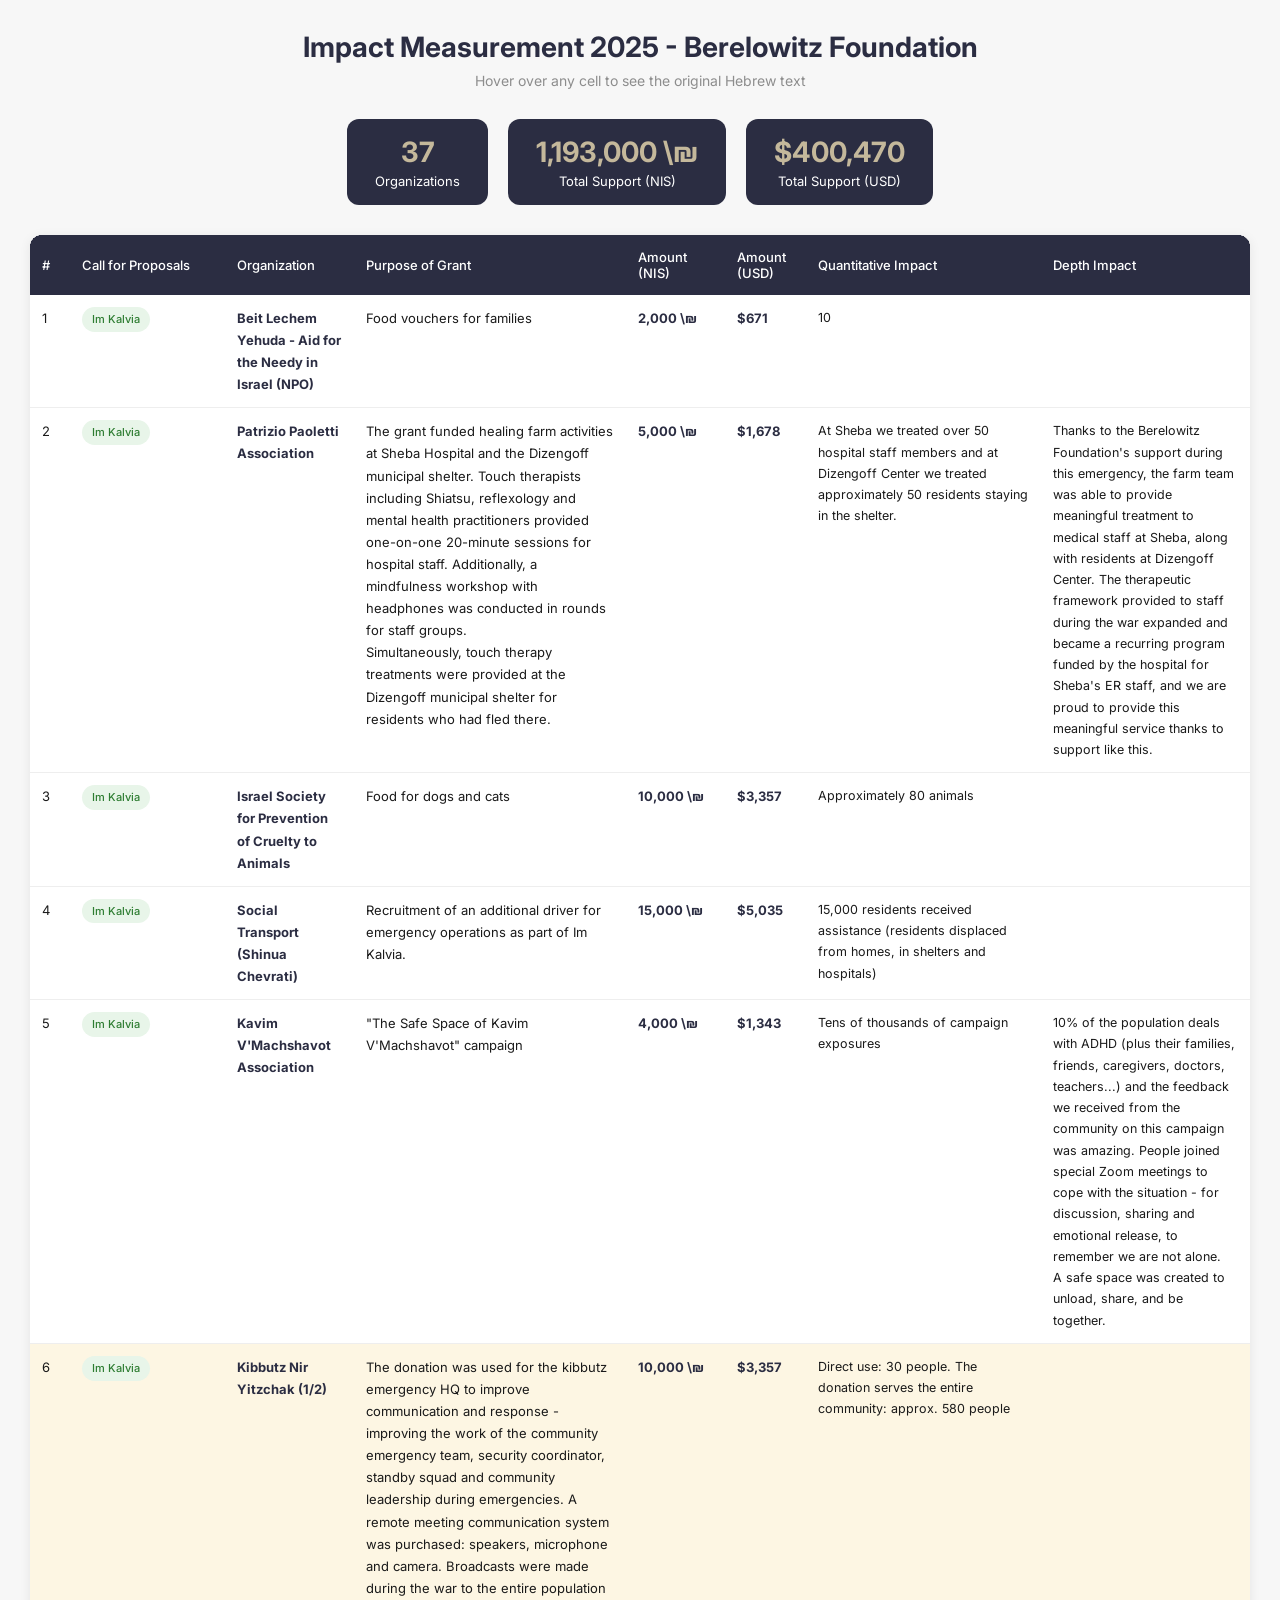
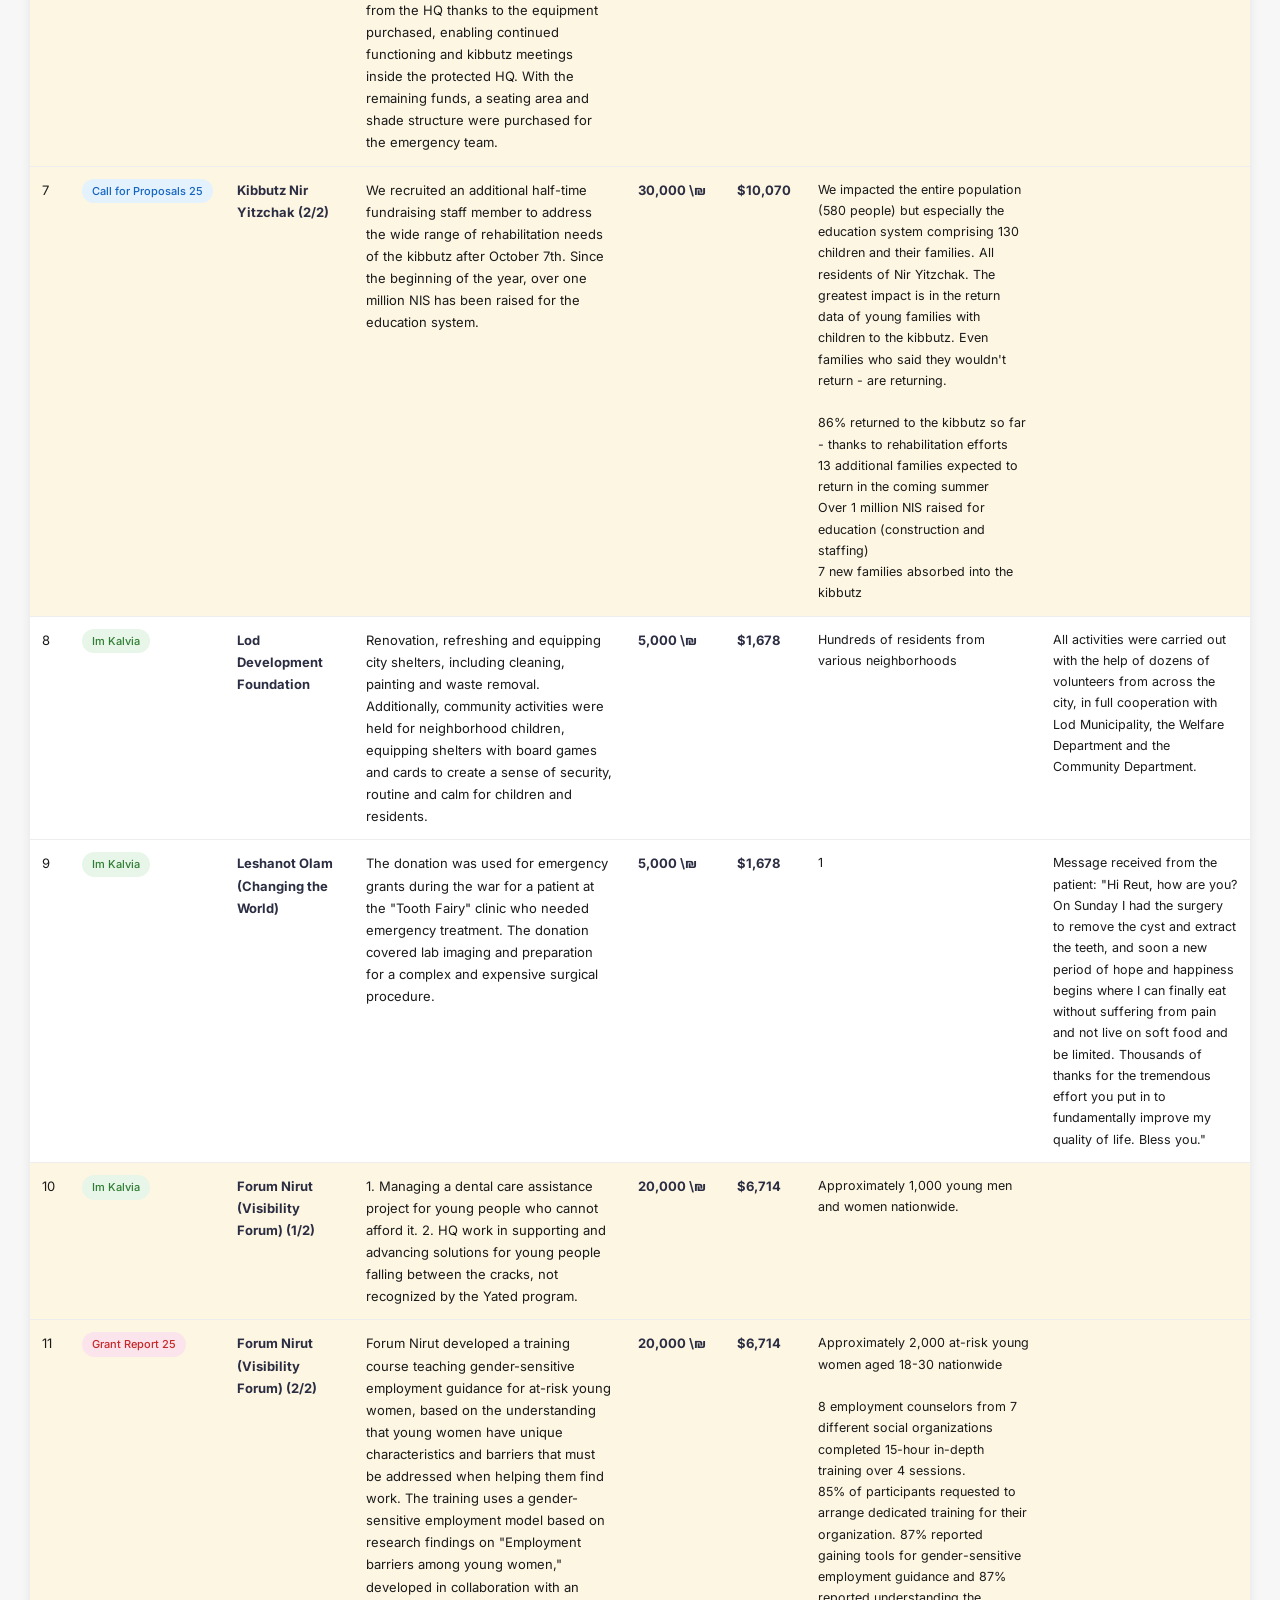
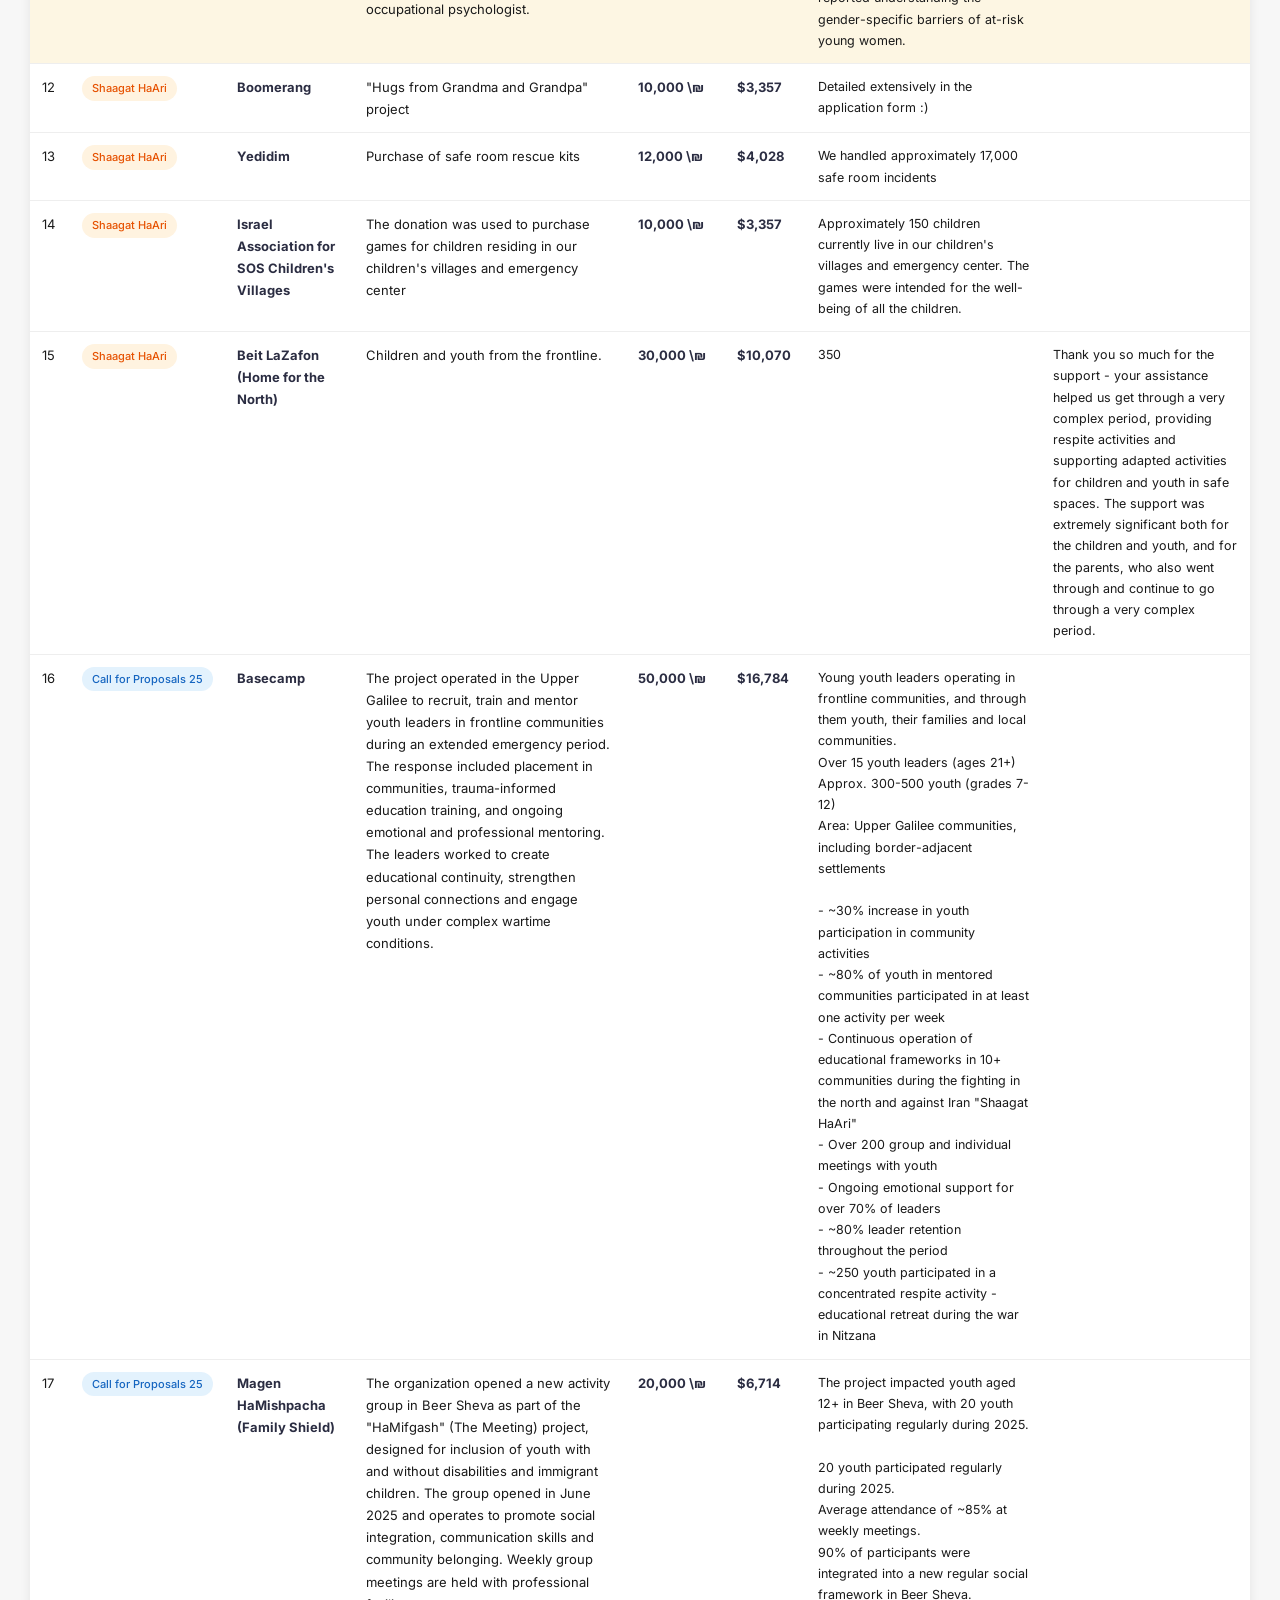
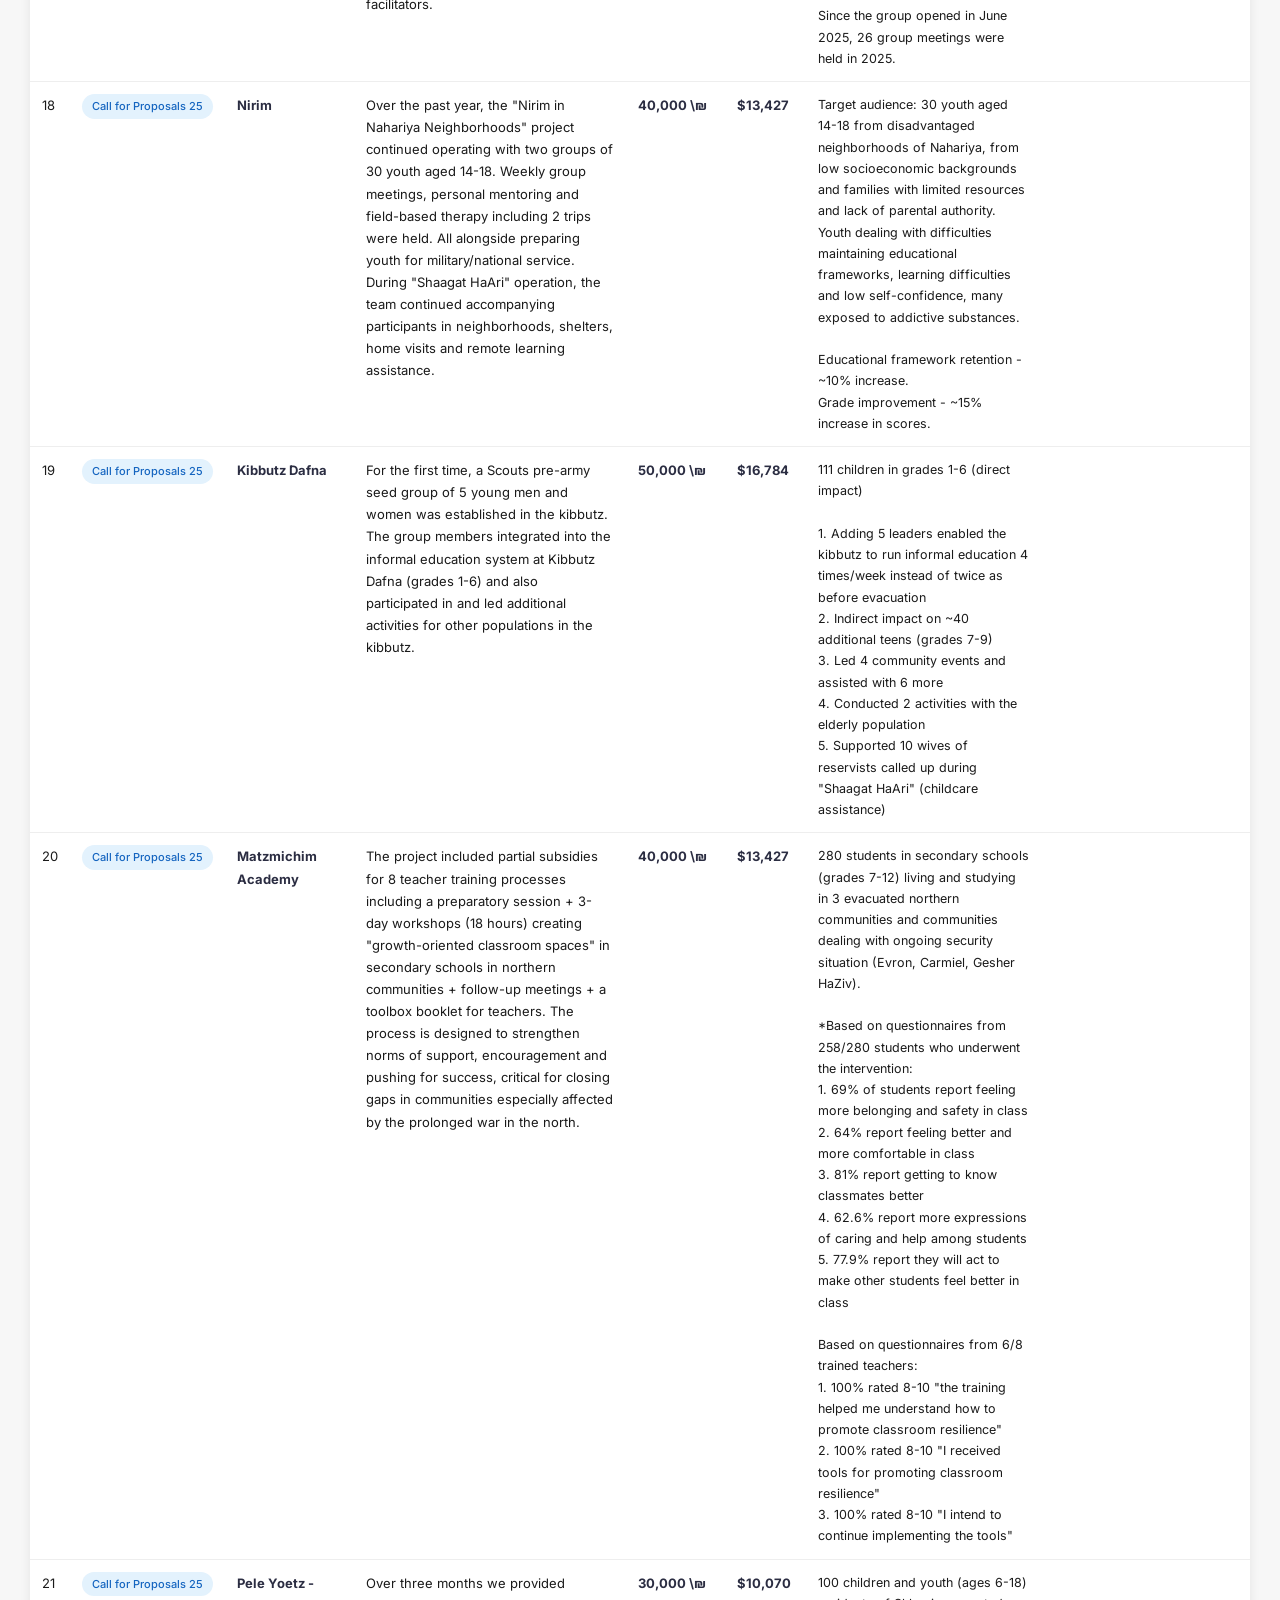
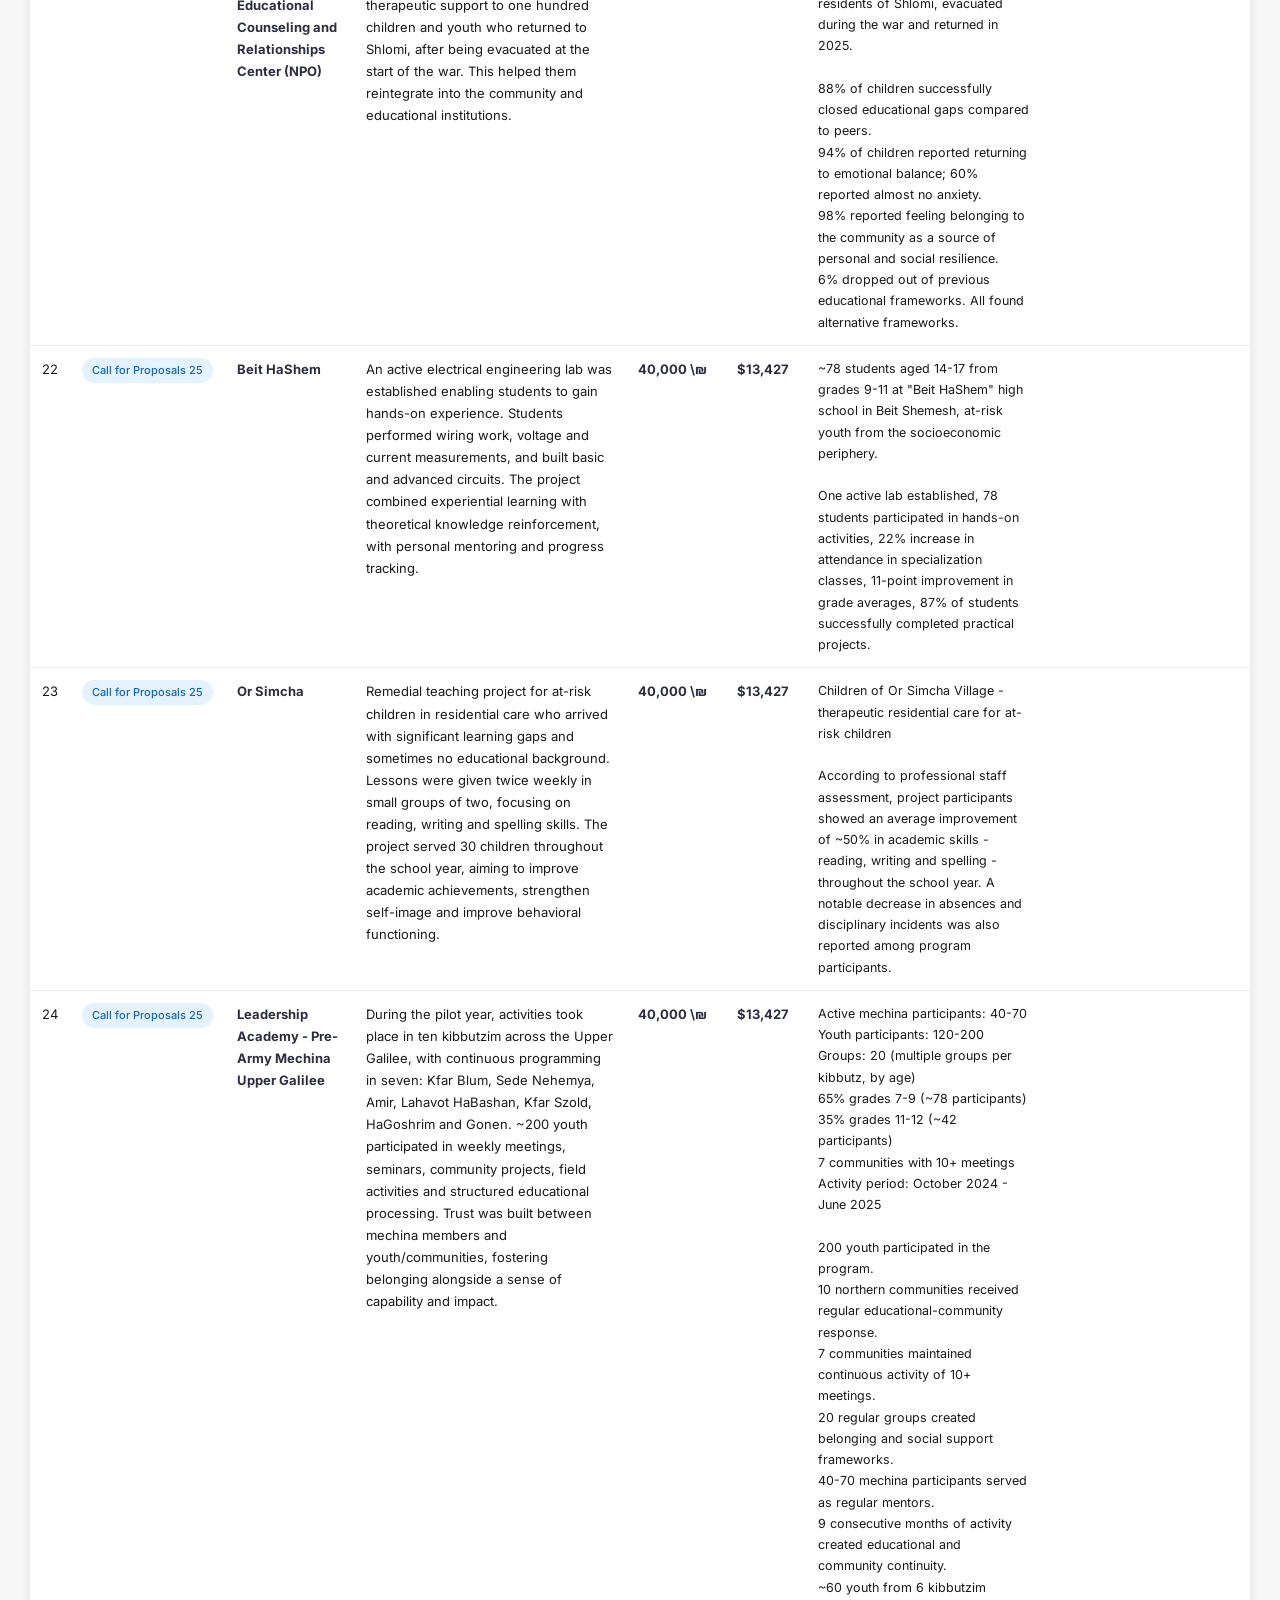
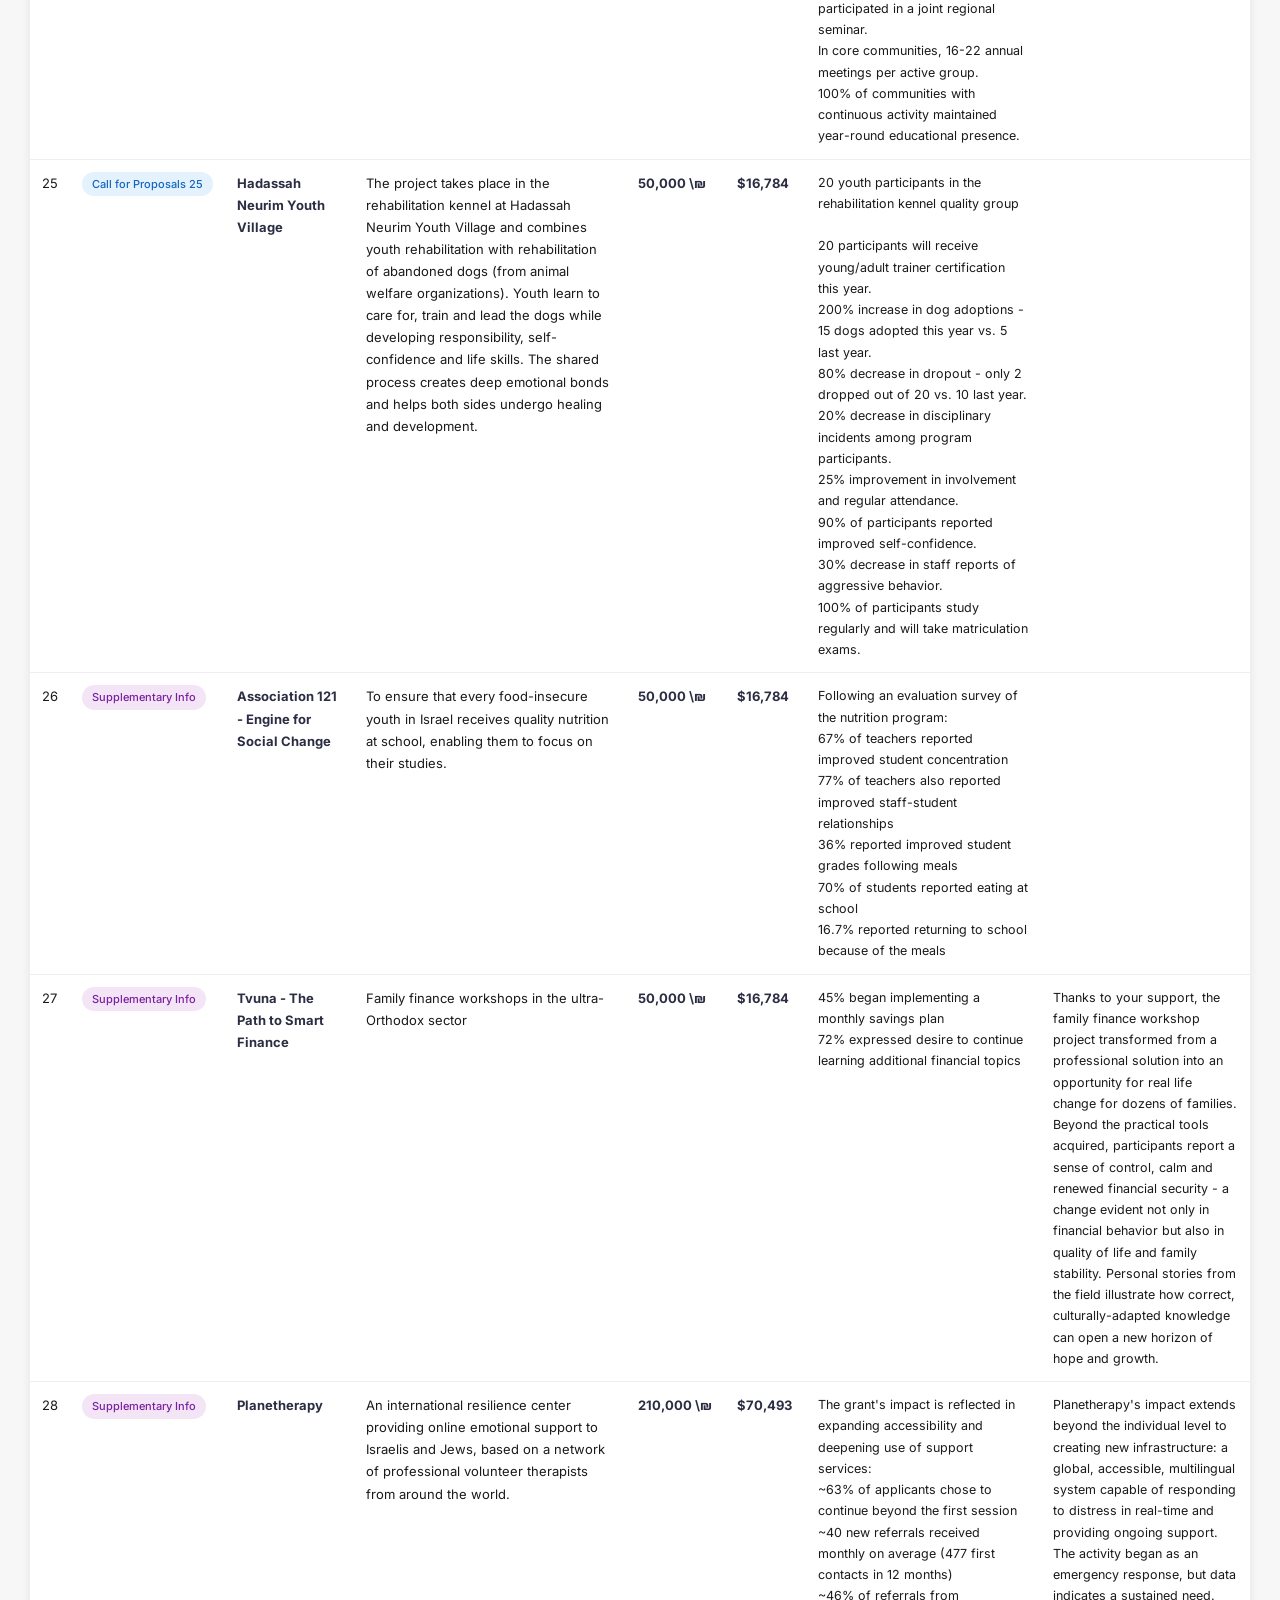
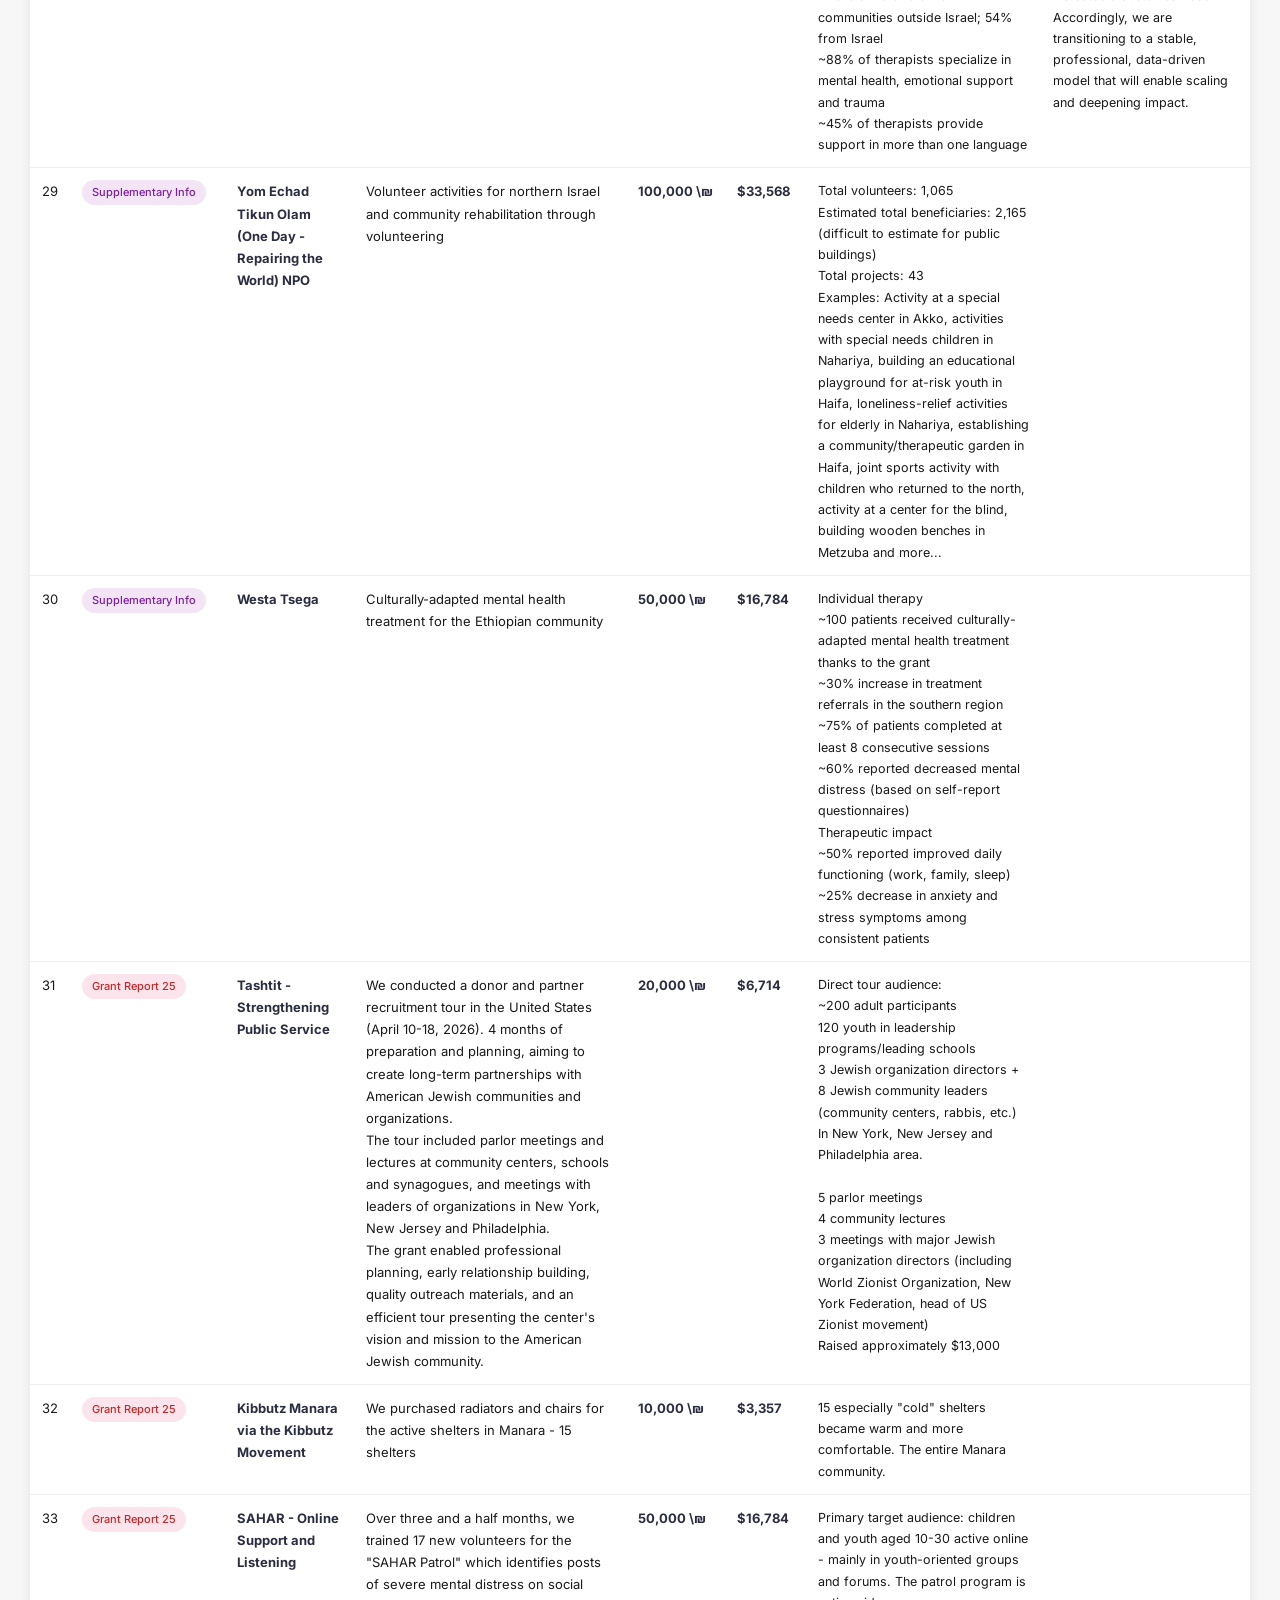
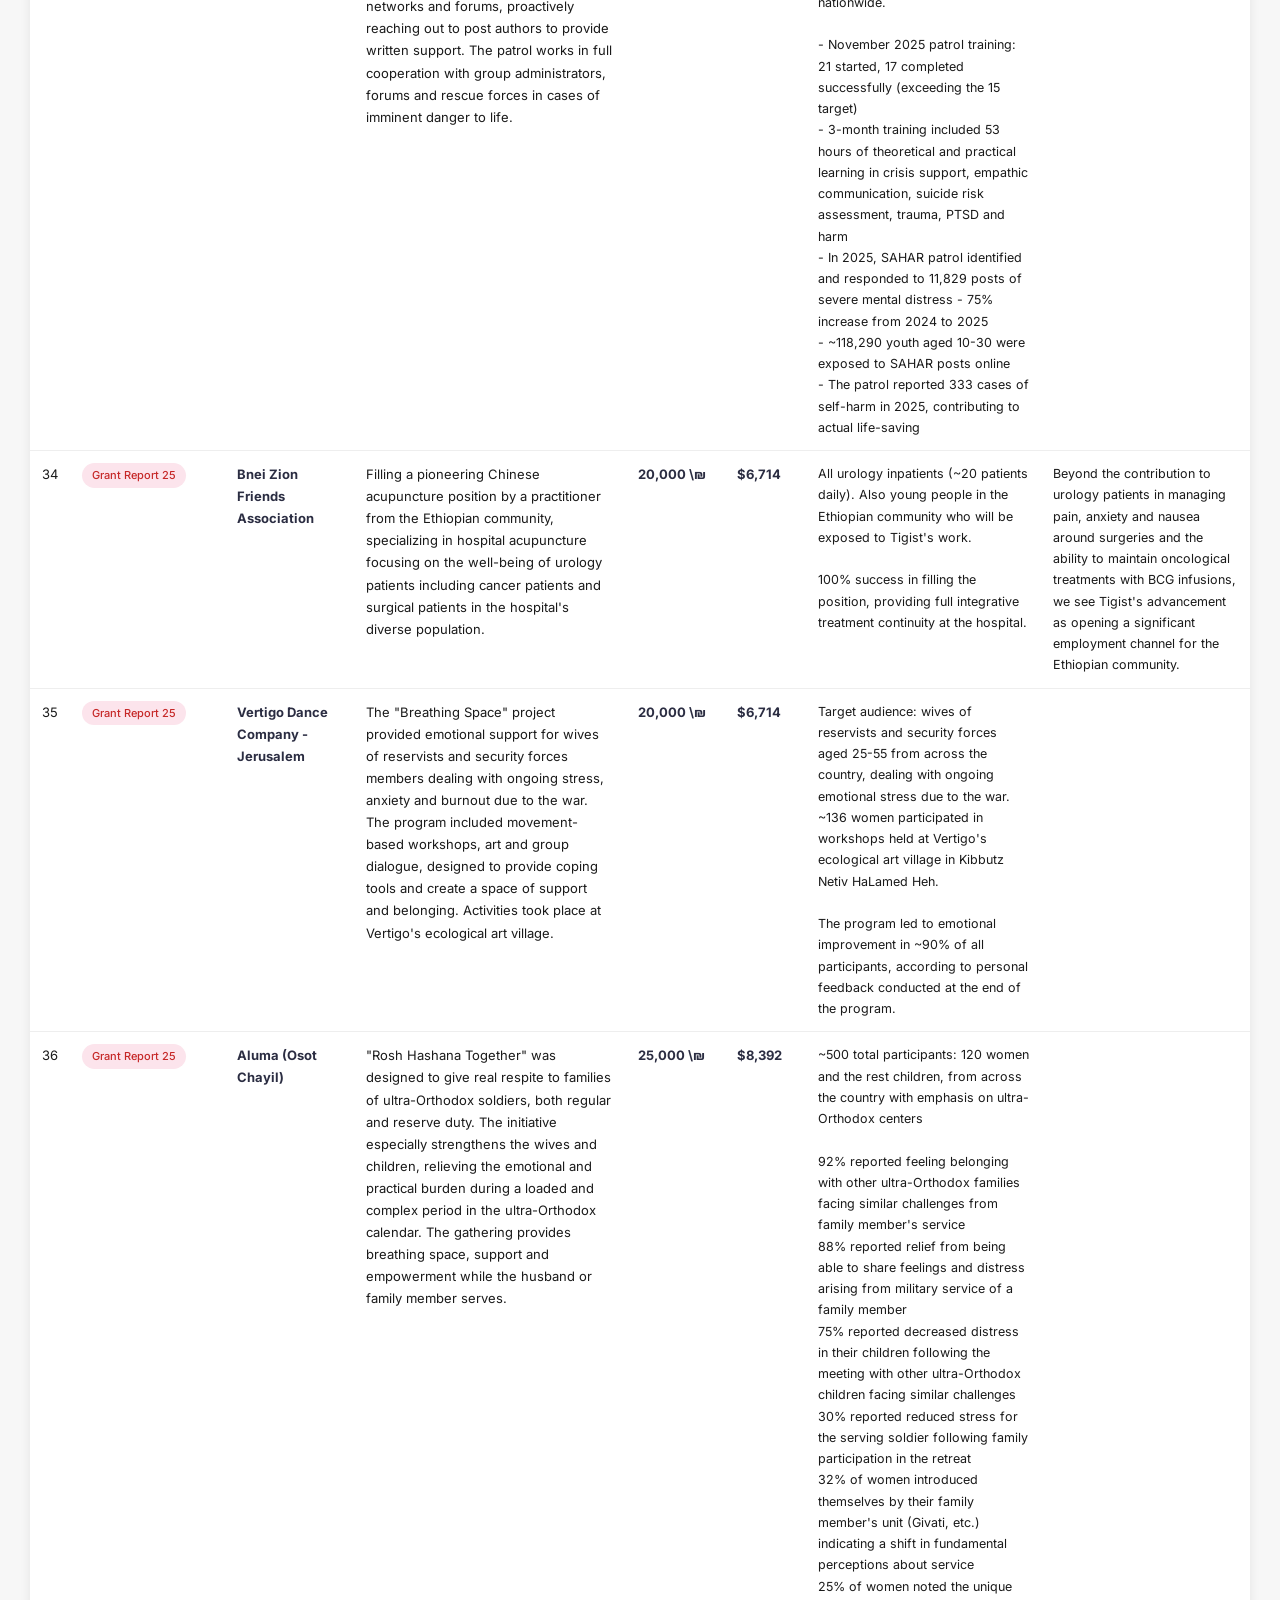
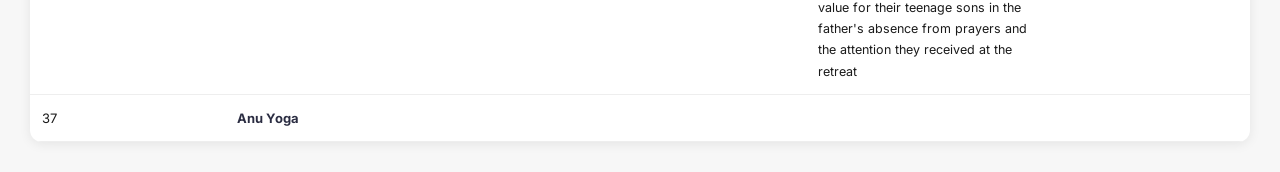
<file: berelovitz_full_table_en.html>
<!DOCTYPE html>
<html lang="en" dir="ltr">
<head>
<meta charset="UTF-8">
<title>Impact Measurement 2025 - Berelowitz Foundation</title>
<link href="https://fonts.googleapis.com/css2?family=Heebo:wght@300;400;500;700&family=Inter:wght@300;400;500;700&display=swap" rel="stylesheet">
<style>
* { box-sizing: border-box; margin: 0; padding: 0; }
body { font-family: 'Inter', sans-serif; background: #F7F7F7; color: #1a1a1a; padding: 30px; direction: ltr; }
h1 { text-align: center; font-size: 28px; font-weight: 700; color: #2B2D42; margin-bottom: 8px; }
.subtitle { text-align: center; font-size: 14px; color: #8D8D8D; margin-bottom: 30px; }
.stats { display: flex; gap: 20px; justify-content: center; margin-bottom: 30px; flex-wrap: wrap; }
.stat-card { background: #2B2D42; color: #fff; padding: 16px 28px; border-radius: 12px; text-align: center; min-width: 140px; }
.stat-card .num { font-size: 28px; font-weight: 700; color: #C4B89B; }
.stat-card .label { font-size: 13px; margin-top: 4px; }
table { width: 100%; border-collapse: collapse; background: #fff; border-radius: 12px; overflow: hidden; box-shadow: 0 2px 12px rgba(0,0,0,0.08); font-size: 13px; }
thead { background: #2B2D42; color: #fff; }
th { padding: 14px 12px; text-align: left; font-weight: 500; font-size: 13px; position: sticky; top: 0; z-index: 10; background: #2B2D42; }
td { padding: 12px; border-bottom: 1px solid #eee; vertical-align: top; line-height: 1.7; }
tr:hover td { background: #f9f7f4; }
tr.duplicate td { background: #fdf6e3; }
.kol-kore { display: inline-block; padding: 3px 10px; border-radius: 20px; font-size: 11px; font-weight: 500; white-space: nowrap; }
.kol-kore.kalvia { background: #e8f5e9; color: #2e7d32; }
.kol-kore.shaagat { background: #fff3e0; color: #e65100; }
.kol-kore.kolkore25 { background: #e3f2fd; color: #1565c0; }
.kol-kore.hashlamat { background: #f3e5f5; color: #7b1fa2; }
.kol-kore.doch25 { background: #fce4ec; color: #c62828; }
.org-name { font-weight: 700; color: #2B2D42; }
.amount { font-weight: 700; color: #2B2D42; white-space: nowrap; }
td.impact { font-size: 12.5px; }

/* Hover toggle: English visible, Hebrew on hover */
.en-text { display: inline; }
.he-text { display: none; font-family: 'Heebo', sans-serif; direction: rtl; text-align: right; unicode-bidi: bidi-override; }
td:hover .en-text { display: none; }
td:hover .he-text { display: inline; background: #fdf6e3; padding: 2px 6px; border-radius: 4px; }

@media print { body { padding: 10px; } .stats { display: none; } table { font-size: 11px; } }
</style>
</head>
<body>

<h1>Impact Measurement 2025 - Berelowitz Foundation</h1>
<p class="subtitle">Hover over any cell to see the original Hebrew text</p>

<div class="stats">
<div class="stat-card"><div class="num">37</div><div class="label">Organizations</div></div>
<div class="stat-card"><div class="num">1,193,000 \₪</div><div class="label">Total Support (NIS)</div></div>
<div class="stat-card"><div class="num">$400,470</div><div class="label">Total Support (USD)</div></div>
</div>

<table>
<thead>
<tr>
<th>#</th>
<th>Call for Proposals</th>
<th>Organization</th>
<th>Purpose of Grant</th>
<th>Amount (NIS)</th>
<th>Amount (USD)</th>
<th>Quantitative Impact</th>
<th>Depth Impact</th>
</tr>
</thead>
<tbody>

<tr>
<td>1</td>
<td><span class="kol-kore kalvia"><span class="en-text">Im Kalvia</span><span class="he-text">עם כלביא</span></span></td>
<td class="org-name"><span class="en-text">Beit Lechem Yehuda - Aid for the Needy in Israel (NPO)</span><span class="he-text">בית לחם יהודה - סיוע לנזקקים בישראל (ע&quot;ר)</span></td>
<td><span class="en-text">Food vouchers for families</span><span class="he-text">תווי קניה למשפחות</span></td>
<td class="amount">2,000 \₪</td>
<td class="amount">$671</td>
<td class="impact">10</td>
<td class="impact"></td>
</tr>

<tr>
<td>2</td>
<td><span class="kol-kore kalvia"><span class="en-text">Im Kalvia</span><span class="he-text">עם כלביא</span></span></td>
<td class="org-name"><span class="en-text">Patrizio Paoletti Association</span><span class="he-text">עמותת פטריציו פאולטי</span></td>
<td><span class="en-text">The grant funded healing farm activities at Sheba Hospital and the Dizengoff municipal shelter. Touch therapists including Shiatsu, reflexology and mental health practitioners provided one-on-one 20-minute sessions for hospital staff. Additionally, a mindfulness workshop with headphones was conducted in rounds for staff groups.<br>Simultaneously, touch therapy treatments were provided at the Dizengoff municipal shelter for residents who had fled there.</span><span class="he-text">המענק סייע לממן את פעילות חוות מרפא בבית חולים שיבא ובמקלט העירוני בדיזינגוף. מטפלי מגע ובהם שיאצו, רפלקסולוגיה ומטפלי נפש טיפלו בשיבא במסגרת סבבים של אחד על אחד במשך 20 דק לאנשי צוות. בנוסף התקיימה סדנת מיינדפולנס עם אוזניות שהעברנו בסבבים לקבוצות של אנשי צוות.<br>קיימנו באותו הזמן טיפולי מגע במקלט העירוני בדיזינגוף - העברנו טיפולים לתושבים שברחו לשם.</span></td>
<td class="amount">5,000 \₪</td>
<td class="amount">$1,678</td>
<td class="impact"><span class="en-text">At Sheba we treated over 50 hospital staff members and at Dizengoff Center we treated approximately 50 residents staying in the shelter.</span><span class="he-text">בשיבא טיפלנו במעל ל-50 אנשי צוות בי&quot;ח ובדיזינגוף סנטר טיפלנו בקרוב בכ-50 תושבים ששהו במקלט בזמנו.</span></td>
<td class="impact"><span class="en-text">Thanks to the Berelowitz Foundation&#x27;s support during this emergency, the farm team was able to provide meaningful treatment to medical staff at Sheba, along with residents at Dizengoff Center. The therapeutic framework provided to staff during the war expanded and became a recurring program funded by the hospital for Sheba&#x27;s ER staff, and we are proud to provide this meaningful service thanks to support like this.</span><span class="he-text">בזכות תמיכת קרן ברלוביץ במצב חירום זה, הסתייע לצוות החווה להעניק טיפול משמעותי לצוותים הרפואיים בשיבא, יחד עם תושבים בדיזינגוף סנטר. המסגרת הטיפולית שהוענקה לצוותים בזמן המלחמה התרחבה והפכה למסגרת שחזרה על עצמה במימון בית החולים עבור צוות המיון של שיבא ואנו שמחים וגאים לתת שירות משמעותי בזכות תמיכות מסוג זה</span></td>
</tr>

<tr>
<td>3</td>
<td><span class="kol-kore kalvia"><span class="en-text">Im Kalvia</span><span class="he-text">עם כלביא</span></span></td>
<td class="org-name"><span class="en-text">Israel Society for Prevention of Cruelty to Animals</span><span class="he-text">אגודת צער בעלי חיים בישראל</span></td>
<td><span class="en-text">Food for dogs and cats</span><span class="he-text">מזון לכלבים ולחתולים</span></td>
<td class="amount">10,000 \₪</td>
<td class="amount">$3,357</td>
<td class="impact"><span class="en-text">Approximately 80 animals</span><span class="he-text">כ80 בעלי חייים</span></td>
<td class="impact"></td>
</tr>

<tr>
<td>4</td>
<td><span class="kol-kore kalvia"><span class="en-text">Im Kalvia</span><span class="he-text">עם כלביא</span></span></td>
<td class="org-name"><span class="en-text">Social Transport (Shinua Chevrati)</span><span class="he-text">שינוע חברתי</span></td>
<td><span class="en-text">Recruitment of an additional driver for emergency operations as part of Im Kalvia.</span><span class="he-text">גיוס נהג נוסף לצורך פעילות חירום במסגרת עם כלביא.</span></td>
<td class="amount">15,000 \₪</td>
<td class="amount">$5,035</td>
<td class="impact"><span class="en-text">15,000 residents received assistance (residents displaced from homes, in shelters and hospitals)</span><span class="he-text">15000 תושבים קיבלו סיוע (תושבים שפנו מביתם, במקלטים ובבית חולים)</span></td>
<td class="impact"></td>
</tr>

<tr>
<td>5</td>
<td><span class="kol-kore kalvia"><span class="en-text">Im Kalvia</span><span class="he-text">עם כלביא</span></span></td>
<td class="org-name"><span class="en-text">Kavim V&#x27;Machshavot Association</span><span class="he-text">עמותת קווים ומחשבות</span></td>
<td><span class="en-text">&quot;The Safe Space of Kavim V&#x27;Machshavot&quot; campaign</span><span class="he-text">קמפיין &quot;המרחב המוגן של קווים ומחשבות&quot;</span></td>
<td class="amount">4,000 \₪</td>
<td class="amount">$1,343</td>
<td class="impact"><span class="en-text">Tens of thousands of campaign exposures</span><span class="he-text">עשרות אלפי חשיפות לקמפיין</span></td>
<td class="impact"><span class="en-text">10% of the population deals with ADHD (plus their families, friends, caregivers, doctors, teachers...) and the feedback we received from the community on this campaign was amazing. People joined special Zoom meetings to cope with the situation - for discussion, sharing and emotional release, to remember we are not alone.<br>A safe space was created to unload, share, and be together.</span><span class="he-text">10% מכלל האוכלוסייה מתמודדת עם הפרעת קשב, (להם מתווספים המשפחות, החברים המטפלים, הרופאים, המורים.....) והפידבקים שקיבלנו מהקהילה על הקמפיין הזה היו מדהימים. אנשים עלו למפגשי זום מיוחדים להתמודדות עם המצב - לשיח, שיתוף ופריקה רגשית, לזכור שאנחנו לא לבד.<br>נוצר מרחב בטוח לפרוק, לשתף, להיות ביחד.</span></td>
</tr>

<tr class="duplicate">
<td>6</td>
<td><span class="kol-kore kalvia"><span class="en-text">Im Kalvia</span><span class="he-text">עם כלביא</span></span></td>
<td class="org-name"><span class="en-text">Kibbutz Nir Yitzchak (1/2)</span><span class="he-text">קיבוץ ניר יצחק (1/2)</span></td>
<td><span class="en-text">The donation was used for the kibbutz emergency HQ to improve communication and response - improving the work of the community emergency team, security coordinator, standby squad and community leadership during emergencies. A remote meeting communication system was purchased: speakers, microphone and camera. Broadcasts were made during the war to the entire population from the HQ thanks to the equipment purchased, enabling continued functioning and kibbutz meetings inside the protected HQ. With the remaining funds, a seating area and shade structure were purchased for the emergency team.</span><span class="he-text">התרומה שימשה לצורכי החמ&quot;ל של הקיבוץ לשיפור התקשורת והמענה לאוכלוסיה - לשיפור העבודה של צוות החירום הישובי, לרכז הבטחון ולכיתת הכוננות והנהלת הקהילה בחירום. נרכשה מערכת לתקשורת המאפשרת פגישות מרחוק: רמקולים, מיקרופון ומצלמה. התקיימו שידורים בזמן המלחמה לכלל האוכלוסיה מהחמ&quot;ל בזכות הציוד שנרכש והתאפשר המשך תפקוד וקיום שיחות קיבוץ בזכות התקנת הציוד בתוך החמ&quot;ל המוגן. עם היתרה, נרכשה פינת ישיבה והצללה לטובת צוות החירום - מאפשרת ישיבה בחוץ וחשיבה משותפת בכניסה למבנה - דבר שלא התאפשר לפני כן.</span></td>
<td class="amount">10,000 \₪</td>
<td class="amount">$3,357</td>
<td class="impact"><span class="en-text">Direct use: 30 people. The donation serves the entire community: approx. 580 people</span><span class="he-text">שימוש באופן ישיר: 30 איש. התרומה משרתת את כלל הקהילה: כ-580 איש</span></td>
<td class="impact"></td>
</tr>

<tr class="duplicate">
<td>7</td>
<td><span class="kol-kore kolkore25"><span class="en-text">Call for Proposals 25</span><span class="he-text">קול קורא 25</span></span></td>
<td class="org-name"><span class="en-text">Kibbutz Nir Yitzchak (2/2)</span><span class="he-text">קיבוץ ניר יצחק (2/2)</span></td>
<td><span class="en-text">We recruited an additional half-time fundraising staff member to address the wide range of rehabilitation needs of the kibbutz after October 7th. Since the beginning of the year, over one million NIS has been raised for the education system.</span><span class="he-text">גייסנו עובדת נוספת למערך גיוס המשאבים בחצי משרה לטובת מענה למגוון הרחב של הצרכים לשיקום הקיבות לאחר השביעי באוקטובר. גויסו מתחילת השנה - לטובת מערכת החינוך למעלה ממליון ש&quot;ח.</span></td>
<td class="amount">30,000 \₪</td>
<td class="amount">$10,070</td>
<td class="impact"><span class="en-text">We impacted the entire population (580 people) but especially the education system comprising 130 children and their families. All residents of Nir Yitzchak. The greatest impact is in the return data of young families with children to the kibbutz. Even families who said they wouldn&#x27;t return - are returning.<br><br>86% returned to the kibbutz so far - thanks to rehabilitation efforts<br>13 additional families expected to return in the coming summer<br>Over 1 million NIS raised for education (construction and staffing)<br>7 new families absorbed into the kibbutz</span><span class="he-text">השפענו על כלל האוכלוסיה (580 איש) אך במיוחד על מערכת החינוך שמונה 130 ילדים ומשפחותיהם. כולם תושבי ניר יצחק. ההשפעה הגדולה ביותר היא בנתוני החזרה של משפחות צעירות עם ילדים לקיבוץ. גם משפחות שהעידו שלא יחזרו - חוזרות לקיבוץ. השיפוצים והשיפורים שנעשים במערכת החינוך בעזרת תרומות - הם סיבה מרכזית לכך.<br><br>86% חזרו לקיבוץ עד לרגע זה - בזכות מאמצי השיקום<br>13 משפחות נוספות עתידות לחזור בקייץ הקרוב לקיבוץ<br>מעל מליון ש&quot;ח גוייסו לטובת החינוך (בינוי וכוח אדם לחינוך)<br>7 משפחות חדשות נקלטו בקיבוץ</span></td>
<td class="impact"></td>
</tr>

<tr>
<td>8</td>
<td><span class="kol-kore kalvia"><span class="en-text">Im Kalvia</span><span class="he-text">עם כלביא</span></span></td>
<td class="org-name"><span class="en-text">Lod Development Foundation</span><span class="he-text">הקרן לפיתוח לוד</span></td>
<td><span class="en-text">Renovation, refreshing and equipping city shelters, including cleaning, painting and waste removal. Additionally, community activities were held for neighborhood children, equipping shelters with board games and cards to create a sense of security, routine and calm for children and residents.</span><span class="he-text">חידוש, רענון ואבזור מקלטי העיר, כולל עבודות ניקיון, צביעה ופינוי פסולת. בנוסף, הצלחנו לקיים פעילויות קהילתיות לילדי השכונה, בהתאם להנחיות הבטיחות, תוך ציוד המקלטים במשחקי קופסה וקלפים ליצירת תחושת ביטחון, שגרה ורוגע עבור הילדים והתושבים</span></td>
<td class="amount">5,000 \₪</td>
<td class="amount">$1,678</td>
<td class="impact"><span class="en-text">Hundreds of residents from various neighborhoods</span><span class="he-text">מאות מתושבי השכונות השונות</span></td>
<td class="impact"><span class="en-text">All activities were carried out with the help of dozens of volunteers from across the city, in full cooperation with Lod Municipality, the Welfare Department and the Community Department.</span><span class="he-text">כל העשייה בוצעה בסיוע עשרות מתנדבים מרחבי העיר, ובשיתוף פעולה מלא עם עיריית לוד, אגף הרווחה ואגף שפ&quot;ע.</span></td>
</tr>

<tr>
<td>9</td>
<td><span class="kol-kore kalvia"><span class="en-text">Im Kalvia</span><span class="he-text">עם כלביא</span></span></td>
<td class="org-name"><span class="en-text">Leshanot Olam (Changing the World)</span><span class="he-text">לשנות עולם</span></td>
<td><span class="en-text">The donation was used for emergency grants during the war for a patient at the &quot;Tooth Fairy&quot; clinic who needed emergency treatment. The donation covered lab imaging and preparation for a complex and expensive surgical procedure.</span><span class="he-text">התרומה שימשה עבור מענקי חירום בתקופת המלחמה למטופלת מרפאת &quot;פיית השיניים&quot; אשר נזקקה לטיפול חירום. התרומה היוותה תשלום עבור צילומי מעבדה והכנת המטופלת לטיפול כירורגי מסובך ויקר במיוחד.</span></td>
<td class="amount">5,000 \₪</td>
<td class="amount">$1,678</td>
<td class="impact">1</td>
<td class="impact"><span class="en-text">Message received from the patient: &quot;Hi Reut, how are you? On Sunday I had the surgery to remove the cyst and extract the teeth, and soon a new period of hope and happiness begins where I can finally eat without suffering from pain and not live on soft food and be limited. Thousands of thanks for the tremendous effort you put in to fundamentally improve my quality of life. Bless you.&quot;</span><span class="he-text">הודעה שקיבלנו מהמטופלת: הי רעות מה שלומך? ביום ראשון עברתי את הניתוח להוצאת הצ&#x27;יסטה ועקירת השיניים ובקרוב מתחילה תקופה חדשה של תקווה ואושר שסוף סוף אוכל לאכול בלי לסבול מכאבים ולא לחיות על מזון רך ולהיות מוגבלת. אלפי תודות על המאמץ האדיר שהשקעת כדי לשפר את איכות חיי באופן מהותי. תבורכי.</span></td>
</tr>

<tr class="duplicate">
<td>10</td>
<td><span class="kol-kore kalvia"><span class="en-text">Im Kalvia</span><span class="he-text">עם כלביא</span></span></td>
<td class="org-name"><span class="en-text">Forum Nirut (Visibility Forum) (1/2)</span><span class="he-text">פורום נראות (1/2)</span></td>
<td><span class="en-text">1. Managing a dental care assistance project for young people who cannot afford it. 2. HQ work in supporting and advancing solutions for young people falling between the cracks, not recognized by the Yated program.</span><span class="he-text">1. ניהול פרויקט סיוע בטיפולי שיניים עבור צעירות וצעירים שידם אינה משגת. 2. עבודת המטה בסיוע וקידום של מענים ופתרונות עבור צעירות וצעירים הנופלים בין הכיסאות, שאינם מוכרים בתכנית יתד.</span></td>
<td class="amount">20,000 \₪</td>
<td class="amount">$6,714</td>
<td class="impact"><span class="en-text">Approximately 1,000 young men and women nationwide.</span><span class="he-text">כ- 1000 צעירים וצעירות בפריסה ארצית רחבה.</span></td>
<td class="impact"></td>
</tr>

<tr class="duplicate">
<td>11</td>
<td><span class="kol-kore doch25"><span class="en-text">Grant Report 25</span><span class="he-text">דוח מענק 25</span></span></td>
<td class="org-name"><span class="en-text">Forum Nirut (Visibility Forum) (2/2)</span><span class="he-text">פורום נראות (2/2)</span></td>
<td><span class="en-text">Forum Nirut developed a training course teaching gender-sensitive employment guidance for at-risk young women, based on the understanding that young women have unique characteristics and barriers that must be addressed when helping them find work. The training uses a gender-sensitive employment model based on research findings on &quot;Employment barriers among young women,&quot; developed in collaboration with an occupational psychologist.</span><span class="he-text">פורום נראות פיתח קורס הכשרה המלמד ליווי תעסוקתי מותאם לצעירות במצבי סיכון ברגישות מגדרית, מתוך תפיסה שיש להתייחס לצעירות ולמאפיינים ולחסמים הייחודיים שלהן בבואנו לסייע להן למצוא עבודה. ההכשרה נעשית בעזרת מודל תעסוקה ברגישות מגדרית המבוסס על ממצאי המחקר &quot;חסמים לתעסוקה בקרב צעירות&quot; המודל נכתב ופותח בשיתוף עם פסיכולוגית תעסוקתית.</span></td>
<td class="amount">20,000 \₪</td>
<td class="amount">$6,714</td>
<td class="impact"><span class="en-text">Approximately 2,000 at-risk young women aged 18-30 nationwide<br><br>8 employment counselors from 7 different social organizations completed 15-hour in-depth training over 4 sessions.<br>85% of participants requested to arrange dedicated training for their organization. 87% reported gaining tools for gender-sensitive employment guidance and 87% reported understanding the gender-specific barriers of at-risk young women.</span><span class="he-text">כ- 2000 צעירות במצבי סיכון גיל 18-30 בפריסה ארצית<br><br>8 מלוות תעסוקתיות מ-7 ארגונים חברתיים שונים עברו הכשרה מעמיקה של 15 שעות במשך 4 מפגשים.<br>85% מהמשתתפות ביקשו להזמין את הכשרה ייעודית לארגון שלה. 87% העידו שקיבלו כלים להתמודדות עם מקרים של ליווי תעסוקתי לצעירות ו87% העידו על עצמן שהן מבינות את החסמים המגדריים של צעירות במצבי סיכון.</span></td>
<td class="impact"></td>
</tr>

<tr>
<td>12</td>
<td><span class="kol-kore shaagat"><span class="en-text">Shaagat HaAri</span><span class="he-text">שאגת הארי</span></span></td>
<td class="org-name"><span class="en-text">Boomerang</span><span class="he-text">בומרנג</span></td>
<td><span class="en-text">&quot;Hugs from Grandma and Grandpa&quot; project</span><span class="he-text">פרוייקט חיבוקים מסבא וסבתא</span></td>
<td class="amount">10,000 \₪</td>
<td class="amount">$3,357</td>
<td class="impact"><span class="en-text">Detailed extensively in the application form :)</span><span class="he-text">מפורט בצורה מורחבת בטופס הבקשה :)</span></td>
<td class="impact"></td>
</tr>

<tr>
<td>13</td>
<td><span class="kol-kore shaagat"><span class="en-text">Shaagat HaAri</span><span class="he-text">שאגת הארי</span></span></td>
<td class="org-name"><span class="en-text">Yedidim</span><span class="he-text">ידידים</span></td>
<td><span class="en-text">Purchase of safe room rescue kits</span><span class="he-text">רכישת ערכות חילוץ ממ&quot;ד</span></td>
<td class="amount">12,000 \₪</td>
<td class="amount">$4,028</td>
<td class="impact"><span class="en-text">We handled approximately 17,000 safe room incidents</span><span class="he-text">טיפלנו בכ 17,000 אירועי ממ&quot;ד</span></td>
<td class="impact"></td>
</tr>

<tr>
<td>14</td>
<td><span class="kol-kore shaagat"><span class="en-text">Shaagat HaAri</span><span class="he-text">שאגת הארי</span></span></td>
<td class="org-name"><span class="en-text">Israel Association for SOS Children&#x27;s Villages</span><span class="he-text">האגודה הישראלית לכפרי ילדים אס או אס ישראל</span></td>
<td><span class="en-text">The donation was used to purchase games for children residing in our children&#x27;s villages and emergency center</span><span class="he-text">התרומה שימשה לרכישת משחקים לילדים אשר שוהים בכפרי הילדים שלנו ובמרכז החירום</span></td>
<td class="amount">10,000 \₪</td>
<td class="amount">$3,357</td>
<td class="impact"><span class="en-text">Approximately 150 children currently live in our children&#x27;s villages and emergency center. The games were intended for the well-being of all the children.</span><span class="he-text">בכפרי הילדים שלנו ובמרכז החירום גרים כיום כ - 150 ילדים. המשחקים נועדו לרווחתם של כל הילדים.</span></td>
<td class="impact"></td>
</tr>

<tr>
<td>15</td>
<td><span class="kol-kore shaagat"><span class="en-text">Shaagat HaAri</span><span class="he-text">שאגת הארי</span></span></td>
<td class="org-name"><span class="en-text">Beit LaZafon (Home for the North)</span><span class="he-text">עמותת בית לצפון</span></td>
<td><span class="en-text">Children and youth from the frontline.</span><span class="he-text">ילדים ובני נוער מקו העימות.</span></td>
<td class="amount">30,000 \₪</td>
<td class="amount">$10,070</td>
<td class="impact">350</td>
<td class="impact"><span class="en-text">Thank you so much for the support - your assistance helped us get through a very complex period, providing respite activities and supporting adapted activities for children and youth in safe spaces. The support was extremely significant both for the children and youth, and for the parents, who also went through and continue to go through a very complex period.</span><span class="he-text">תודה רבה על התמיכה - הסיוע שלכם עזר לנו לעבור תקופה מאוד מורכבת, ולהעניק פעילויות הפגה ולתמוך בפעילויות מותאמות לילדים ובני נוער במרחבים בטוחים. התמיכה הייתה משמעותית מאוד הן לילדים ובני הנוער, והן להורים, אשר גם הם עברו ועודם עוברים תקופה מורכבת מאוד.</span></td>
</tr>

<tr>
<td>16</td>
<td><span class="kol-kore kolkore25"><span class="en-text">Call for Proposals 25</span><span class="he-text">קול קורא 25</span></span></td>
<td class="org-name"><span class="en-text">Basecamp</span><span class="he-text">בייסקאמפ</span></td>
<td><span class="en-text">The project operated in the Upper Galilee to recruit, train and mentor youth leaders in frontline communities during an extended emergency period.<br>The response included placement in communities, trauma-informed education training, and ongoing emotional and professional mentoring.<br>The leaders worked to create educational continuity, strengthen personal connections and engage youth under complex wartime conditions.</span><span class="he-text">הפרויקט פעל בגליל העליון במטרה לגייס, להכשיר וללוות מדריכי נוער בקהילות קו העימות במהלך תקופת חירום מתמשכת.<br>המענה כלל השמה בקהילות, הכשרה בחינוך מודע טראומה וליווי רגשי ומקצועי שוטף.<br>המדריכים פעלו ליצירת רצף חינוכי, חיזוק קשרים אישיים והפעלת בני הנוער בתנאי מלחמה מורכבים.</span></td>
<td class="amount">50,000 \₪</td>
<td class="amount">$16,784</td>
<td class="impact"><span class="en-text">Young youth leaders operating in frontline communities, and through them youth, their families and local communities.<br>Over 15 youth leaders (ages 21+)<br>Approx. 300-500 youth (grades 7-12)<br>Area: Upper Galilee communities, including border-adjacent settlements<br><br>- ~30% increase in youth participation in community activities<br>- ~80% of youth in mentored communities participated in at least one activity per week<br>- Continuous operation of educational frameworks in 10+ communities during the fighting in the north and against Iran &quot;Shaagat HaAri&quot;<br>- Over 200 group and individual meetings with youth<br>- Ongoing emotional support for over 70% of leaders<br>- ~80% leader retention throughout the period<br>- ~250 youth participated in a concentrated respite activity - educational retreat during the war in Nitzana</span><span class="he-text">מדריכי נוער צעירים הפועלים בקהילות קו עימות, ובאמצעותם בני ובנות הנוער, משפחותיהם והקהילות המקומיות.<br>מעל 15 מדריכי נוער (גילאי 21+)<br>כ-300-500 בני ובנות נוער (כיתות ז&#x27;-י&quot;ב)<br>אזור: קהילות הגליל העליון, כולל יישובים צמודי גדר<br><br>- עלייה של כ-30% בהשתתפות בני נוער בפעילויות קהילתיות<br>- כ-80% מבני הנוער ביישובים המלווים השתתפו בפעילות אחת לפחות בשבוע<br>- הפעלה רציפה של מסגרות חינוכיות ב-10+ קהילות במהלך תקופת הלחימה בצפון ומול איראן &quot;שאגת הארי&quot;<br>- קיום של 200+ מפגשים קבוצתיים ופרטניים עם בני נוער<br>- קיום ליווי רגשי שוטף ללמעלה מ-70% מהמדריכים<br>- שימור של כ-80% מהמדריכים בתפקיד לאורך התקופה<br>- יציאה של כ-250 בני נוער לפעילות הפוגה מרוכזת - פעילות התרעננות חינוכית בזמן המלחמה בניצנה</span></td>
<td class="impact"></td>
</tr>

<tr>
<td>17</td>
<td><span class="kol-kore kolkore25"><span class="en-text">Call for Proposals 25</span><span class="he-text">קול קורא 25</span></span></td>
<td class="org-name"><span class="en-text">Magen HaMishpacha (Family Shield)</span><span class="he-text">מגן המשפחה</span></td>
<td><span class="en-text">The organization opened a new activity group in Beer Sheva as part of the &quot;HaMifgash&quot; (The Meeting) project, designed for inclusion of youth with and without disabilities and immigrant children. The group opened in June 2025 and operates to promote social integration, communication skills and community belonging. Weekly group meetings are held with professional facilitators.</span><span class="he-text">העמותה פתחה קבוצת פעילות חדשה בעיר באר שבע במסגרת פרויקט &quot;המפגש&quot;, המיועדת לשילוב והכלה של בני נוער עם ובלי מוגבלויות וילדי עולים. הקבוצה נפתחה בחודש יוני 2025 ופועלת במטרה לקדם השתלבות חברתית, מיומנויות תקשורת ותחושת שייכות בקהילה. במסגרת הפעילות מתקיימים מפגשים קבוצתיים קבועים שבועיים בליווי מדריכים מקצועיים.</span></td>
<td class="amount">20,000 \₪</td>
<td class="amount">$6,714</td>
<td class="impact"><span class="en-text">The project impacted youth aged 12+ in Beer Sheva, with 20 youth participating regularly during 2025.<br><br>20 youth participated regularly during 2025.<br>Average attendance of ~85% at weekly meetings.<br>90% of participants were integrated into a new regular social framework in Beer Sheva.<br>Since the group opened in June 2025, 26 group meetings were held in 2025.</span><span class="he-text">הפרויקט השפיע על בני נוער בגילאי 12 ומעלה בבאר שבע, כאשר במהלך שנת 2025 השתתפו בפעילות באופן קבוע 20 בני נוער.<br><br>20 בני נוער השתתפו בפעילות באופן קבוע במהלך שנת 2025.<br>נרשמה נוכחות ממוצעת של כ-85% במפגשים השבועיים.<br>90% מהמשתתפים שולבו במסגרת חברתית קבועה חדשה בעיר באר שבע.<br>מאז פתיחת הקבוצה ביוני 2025 התקיימו 26 מפגשים קבוצתיים בשנת 2025.</span></td>
<td class="impact"></td>
</tr>

<tr>
<td>18</td>
<td><span class="kol-kore kolkore25"><span class="en-text">Call for Proposals 25</span><span class="he-text">קול קורא 25</span></span></td>
<td class="org-name"><span class="en-text">Nirim</span><span class="he-text">נירים</span></td>
<td><span class="en-text">Over the past year, the &quot;Nirim in Nahariya Neighborhoods&quot; project continued operating with two groups of 30 youth aged 14-18. Weekly group meetings, personal mentoring and field-based therapy including 2 trips were held. All alongside preparing youth for military/national service. During &quot;Shaagat HaAri&quot; operation, the team continued accompanying participants in neighborhoods, shelters, home visits and remote learning assistance.</span><span class="he-text">בשנה האחרונה המשיך פרויקט &quot;נירים בשכונות נהריה&quot; לפעול בשתי קבוצות המונות 30 בני ובנות נוער בני 14-18. במהלך השנה התקיימו מפגשי קבוצה שבועיים, ליווי אישי וטיפול באמצעות שטח שכלל 2 מסעות-פתיחת שנה, וחנוכה (מסע פסח התבטל בשל המלחמה וזז לקיץ). כל זה לצד הכנת הנוער לגיוס לצבא ולשירות לאומי. בזמן מבצע &quot;שאגת הארי&quot; הצוות המשיך ללוות את המשתתפים בשכונות, במקלטים, בביקורי בית ובעזרה בלמידה מרחוק.</span></td>
<td class="amount">40,000 \₪</td>
<td class="amount">$13,427</td>
<td class="impact"><span class="en-text">Target audience: 30 youth aged 14-18 from disadvantaged neighborhoods of Nahariya, from low socioeconomic backgrounds and families with limited resources and lack of parental authority. Youth dealing with difficulties maintaining educational frameworks, learning difficulties and low self-confidence, many exposed to addictive substances.<br><br>Educational framework retention - ~10% increase.<br>Grade improvement - ~15% increase in scores.</span><span class="he-text">קהל היעד של הפרויקט הם 30 בני ובנות נוער בגילאי 14-18 משכונות המצוקה של נהריה, המגיעים מרקע סוציו-אקונומי נמוך וממשפחות מעוטות יכולות עם היעדר סמכות הורית. מדובר בנוער המתמודד עם קשיי החזקה במסגרות, קשיי למידה וחוסר ביטחון עצמי, ורבים מהם חשופים לשימוש בחומרים ממכרים כגון אלכוהול וסמים.<br><br>התמדה במסגרות חינוכיות- עליה של כ-10% בהתמדה במסגרות חינוכיות.<br>שיפור בציוני המשתתפים- עלייה של כ-15% בציונים.</span></td>
<td class="impact"></td>
</tr>

<tr>
<td>19</td>
<td><span class="kol-kore kolkore25"><span class="en-text">Call for Proposals 25</span><span class="he-text">קול קורא 25</span></span></td>
<td class="org-name"><span class="en-text">Kibbutz Dafna</span><span class="he-text">קיבוץ דפנה</span></td>
<td><span class="en-text">For the first time, a Scouts pre-army seed group of 5 young men and women was established in the kibbutz. The group members integrated into the informal education system at Kibbutz Dafna (grades 1-6) and also participated in and led additional activities for other populations in the kibbutz.</span><span class="he-text">לראשונה, הוקם בקיבוץ גרעין ש&quot;ש (צופים) ע&quot;ב 5 נערים ונערות טרום גיוס.<br>בני הגרעין השתלבו במערך ההדרכה של מערכת החינוך הבלתי פורמאלי בקיבוץ דפנה (כיתות א-ו) ומעבר לכך נטלו חלק ואף הובילו פעילויות נוספות בקיבוץ למול אוכלוסיות נוספות</span></td>
<td class="amount">50,000 \₪</td>
<td class="amount">$16,784</td>
<td class="impact"><span class="en-text">111 children in grades 1-6 (direct impact)<br><br>1. Adding 5 leaders enabled the kibbutz to run informal education 4 times/week instead of twice as before evacuation<br>2. Indirect impact on ~40 additional teens (grades 7-9)<br>3. Led 4 community events and assisted with 6 more<br>4. Conducted 2 activities with the elderly population<br>5. Supported 10 wives of reservists called up during &quot;Shaagat HaAri&quot; (childcare assistance)</span><span class="he-text">111 ילדים בגילאי כיתות א-ו (השפעה ישירה)<br><br>1. הוספת 5 מדריכים אפשרה לקיבוץ להפעיל את מערכת החינוך הבלתי פורמאלי 4 פעמים בשבוע ולא פעמיים כפי שהיה לפני הפינוי<br>2. השפעה עקיפה על עוד כ 40 בני נוער (גילאי ז-ט)<br>3. הובלת ארבעה אירועים קהילתיים וסיוע לצוות תרבות בביצוע של עוד שישה אירועים קהילתיים<br>4. ביצוע שתי פעילויות עם ה&quot;וותיקון&quot; (האוכלוסייה הוותיקה של הקיבוץ)<br>5. תמיכה בעשר בנות זוג של אנשי מילואים שגויסו במהלך מבצע &quot;שאגת הארי&quot; (סיוע עם הילדים)</span></td>
<td class="impact"></td>
</tr>

<tr>
<td>20</td>
<td><span class="kol-kore kolkore25"><span class="en-text">Call for Proposals 25</span><span class="he-text">קול קורא 25</span></span></td>
<td class="org-name"><span class="en-text">Matzmichim Academy</span><span class="he-text">אקדמיית מצמיחים</span></td>
<td><span class="en-text">The project included partial subsidies for 8 teacher training processes including a preparatory session + 3-day workshops (18 hours) creating &quot;growth-oriented classroom spaces&quot; in secondary schools in northern communities + follow-up meetings + a toolbox booklet for teachers. The process is designed to strengthen norms of support, encouragement and pushing for success, critical for closing gaps in communities especially affected by the prolonged war in the north.</span><span class="he-text">הפרויקט כלל סבסוד חלקי ל 8 תהליכי הכשרה למחנכות הכוללים שיחת הכנה+ הכשרה באמצעות הדגמת סדנאות בנות 3 ימים (18 שעות) ליצירת &#x27;מרחב כיתתי מצמיח&#x27; בבתי ספר על-יסודיים ביישובי הצפון+ מפגשי ליווי+ חוברת כלים למחנכת להטמעת המשך של הכלים. התהליך מיועד להטמעה והכשרת המחנכת לחיזוק נורמות של תמיכה, פרגון, דחיפה להצלחה, הקריטיים לצמצום פערים ביישובים שנפגעו במיוחד בעקבות המלחמה הממושכת בצפון.</span></td>
<td class="amount">40,000 \₪</td>
<td class="amount">$13,427</td>
<td class="impact"><span class="en-text">280 students in secondary schools (grades 7-12) living and studying in 3 evacuated northern communities and communities dealing with ongoing security situation (Evron, Carmiel, Gesher HaZiv).<br><br>*Based on questionnaires from 258/280 students who underwent the intervention:<br>1. 69% of students report feeling more belonging and safety in class<br>2. 64% report feeling better and more comfortable in class<br>3. 81% report getting to know classmates better<br>4. 62.6% report more expressions of caring and help among students<br>5. 77.9% report they will act to make other students feel better in class<br><br>Based on questionnaires from 6/8 trained teachers:<br>1. 100% rated 8-10 &quot;the training helped me understand how to promote classroom resilience&quot;<br>2. 100% rated 8-10 &quot;I received tools for promoting classroom resilience&quot;<br>3. 100% rated 8-10 &quot;I intend to continue implementing the tools&quot;</span><span class="he-text">280 בני נוער בבתי ספר על יסודיים (כיתות ז&#x27;-יב&#x27;) המתגוררים ומתחנכים ב3 יישובי הצפון המפונים וביישובים המתמודדים עם מצב בטחוני מתמשך (עברון, כרמיאל, גשר הזיו).<br><br>*בשאלונים של 258/280 תלמידים שעברו את ההתערבות במסגרת הפרויקט:<br>1. 69% מהתלמידים מעידים כי הם מרגישים שייכים ובטוחים יותר בכיתה בעקבות הסדנא<br>2. 64% מהתלמידים מעידים כי הם מרגישים טוב ונוח יותר בכיתה בעקבות הסדנא<br>3. 81% מהתלמידים מעידים כי בעקבות הסדנא הכירו טוב יותר את חבריהם לכיתה.<br>4. 62.6% מהתלמידים מעידים כי יש יותר ביטויי איכפתיות ועזרה בין התלמידים בעקבות הסדנא<br>5. 77.9% מהתלמידים מעידים כי בעקבות ההתערבות יפעלו כדי לגרום לתלמידים אחרים להרגיש טוב יותר בכיתה.<br><br>בשאלונים של 6 מתוך 8 מחנכים שעברו את ההכשרה בפרויקט:<br>1. 100% מהמורים בפרויקט דירגו בין 8-10 &quot;ההכשרה עזרה לי להבין איך לקדם חוסן כיתתי ומרחב כיתתי מצמיח&quot;<br>2. 100% מהמורים בפרויקט דירגו בין 8-10 &quot;בהכשרה קיבלתי כלים לקידום חוסן כיתתי ומרחב כיתתי מצמיח&quot;<br>3. 100% מהמורים בפרויקט דירגו בין 8-10 &quot;אני מתכוון להמשיך ליישם את הכלים שקיבלתי בהכשרה&quot;</span></td>
<td class="impact"></td>
</tr>

<tr>
<td>21</td>
<td><span class="kol-kore kolkore25"><span class="en-text">Call for Proposals 25</span><span class="he-text">קול קורא 25</span></span></td>
<td class="org-name"><span class="en-text">Pele Yoetz - Educational Counseling and Relationships Center (NPO)</span><span class="he-text">פלא יועץ המרכז לייעוץ חינוכי וזוגיות ע&quot;ר</span></td>
<td><span class="en-text">Over three months we provided therapeutic support to one hundred children and youth who returned to Shlomi, after being evacuated at the start of the war. This helped them reintegrate into the community and educational institutions.</span><span class="he-text">במשך שלושה חודשים הענקנו תמיכה טיפולית למאה ילדים ובני נוער שחזרו לשלומי, לאחר שפונו מהעיר בתחילת המלחמה. בכך סייענו להם להשתלב מחדש ולהיקלט ביישוב ובמוסדות החינוך.</span></td>
<td class="amount">30,000 \₪</td>
<td class="amount">$10,070</td>
<td class="impact"><span class="en-text">100 children and youth (ages 6-18) residents of Shlomi, evacuated during the war and returned in 2025.<br><br>88% of children successfully closed educational gaps compared to peers.<br>94% of children reported returning to emotional balance; 60% reported almost no anxiety.<br>98% reported feeling belonging to the community as a source of personal and social resilience.<br>6% dropped out of previous educational frameworks. All found alternative frameworks.</span><span class="he-text">100 ילדים ובני נוער (גילאי 6-18) תושבי שלומי, שפונו מהעיר במהלך המלחמה וחזרו אליה ב-2025.<br><br>88% מהילדים הצליחו לסגור פערי חינוך שנוצרו בהשוואה לבני גילם.<br>94% מהילדים העידו על חזרה לאיזון נפשי; 60% מהילדים העידו כי כמעט ואינם סובלים יותר מחרדות.<br>98% מהילדים דיווחו כי הם חשים תחושת שייכות לקהילה וכי היא מהווה עבורם מקור לחוסן אישי וחברתי.<br>6% מהילדים נשרו ממסגרות הלימוד הקודמות שלהם. לכולם נמצאו מסגרות לימוד חליפיות.</span></td>
<td class="impact"></td>
</tr>

<tr>
<td>22</td>
<td><span class="kol-kore kolkore25"><span class="en-text">Call for Proposals 25</span><span class="he-text">קול קורא 25</span></span></td>
<td class="org-name"><span class="en-text">Beit HaShem</span><span class="he-text">בית השם</span></td>
<td><span class="en-text">An active electrical engineering lab was established enabling students to gain hands-on experience. Students performed wiring work, voltage and current measurements, and built basic and advanced circuits. The project combined experiential learning with theoretical knowledge reinforcement, with personal mentoring and progress tracking.</span><span class="he-text">הוקמה מעבדת חשמל פעילה המאפשרת לתלמידים התנסות מעשית שוטפת. במסגרת הפעילות ביצעו התלמידים עבודות חיווט, מדידות מתח וזרם, והקמת מעגלים בסיסיים ומתקדמים. הפרויקט שילב למידה חווייתית לצד חיזוק הידע התיאורטי, תוך ליווי אישי ומעקב אחר התקדמות.</span></td>
<td class="amount">40,000 \₪</td>
<td class="amount">$13,427</td>
<td class="impact"><span class="en-text">~78 students aged 14-17 from grades 9-11 at &quot;Beit HaShem&quot; high school in Beit Shemesh, at-risk youth from the socioeconomic periphery.<br><br>One active lab established, 78 students participated in hands-on activities, 22% increase in attendance in specialization classes, 11-point improvement in grade averages, 87% of students successfully completed practical projects.</span><span class="he-text">כ-78 תלמידים בגילאי 14-17 מכיתות ט&#x27;-י&quot;א הלומדים בתיכון &quot;בית השם&quot; בבית שמש, נוער בסיכון מהפריפריה החברתית-כלכלית.<br><br>הוקמה מעבדה אחת פעילה, 78 תלמידים השתתפו בפעילות מעשית, עלייה של 22% בנוכחות בשיעורי המגמה, שיפור של 11 נקודות בממוצע הציונים, 87% מהתלמידים השלימו בהצלחה פרויקטים מעשיים.</span></td>
<td class="impact"></td>
</tr>

<tr>
<td>23</td>
<td><span class="kol-kore kolkore25"><span class="en-text">Call for Proposals 25</span><span class="he-text">קול קורא 25</span></span></td>
<td class="org-name"><span class="en-text">Or Simcha</span><span class="he-text">אור שמחה</span></td>
<td><span class="en-text">Remedial teaching project for at-risk children in residential care who arrived with significant learning gaps and sometimes no educational background. Lessons were given twice weekly in small groups of two, focusing on reading, writing and spelling skills. The project served 30 children throughout the school year, aiming to improve academic achievements, strengthen self-image and improve behavioral functioning.</span><span class="he-text">פרויקט הוראה מתקנת לילדים בסיכון המתגוררים בפנימייה, אשר הגיעו עם פערים לימודיים משמעותיים ולעיתים ללא כל רקע חינוכי. השיעורים ניתנו פעמיים בשבוע בקבוצות קטנות של שני ילדים, והתמקדו בשיפור מיומנויות קריאה, כתיבה ואיות. הפרויקט היה מיועד ל-30 ילדים לאורך שנת הלימודים, ומטרתו להעלות את הישגיהם הלימודיים, לחזק את דימויים העצמי ולשפר את תפקודם ההתנהגותי.</span></td>
<td class="amount">40,000 \₪</td>
<td class="amount">$13,427</td>
<td class="impact"><span class="en-text">Children of Or Simcha Village - therapeutic residential care for at-risk children<br><br>According to professional staff assessment, project participants showed an average improvement of ~50% in academic skills - reading, writing and spelling - throughout the school year. A notable decrease in absences and disciplinary incidents was also reported among program participants.</span><span class="he-text">ילדי כפר הילדים אור שמחה - פנימייה טיפולית לילדים בסיכון<br><br>על פי הערכת הצוות המקצועי, חניכי הפרויקט הראו שיפור ממוצע של כ-50% ברמת המיומנויות הלימודיות - קריאה, כתיבה ואיות - לאורך שנת הלימודים. במקביל, דווח על ירידה ניכרת! בהיעדרויות ובאירועי משמעת בקרב המשתתפים בתכנית.</span></td>
<td class="impact"></td>
</tr>

<tr>
<td>24</td>
<td><span class="kol-kore kolkore25"><span class="en-text">Call for Proposals 25</span><span class="he-text">קול קורא 25</span></span></td>
<td class="org-name"><span class="en-text">Leadership Academy - Pre-Army Mechina Upper Galilee</span><span class="he-text">המדרשה למנהיגות - מכינה קדם צבאית גליל עליון</span></td>
<td><span class="en-text">During the pilot year, activities took place in ten kibbutzim across the Upper Galilee, with continuous programming in seven: Kfar Blum, Sede Nehemya, Amir, Lahavot HaBashan, Kfar Szold, HaGoshrim and Gonen. ~200 youth participated in weekly meetings, seminars, community projects, field activities and structured educational processing. Trust was built between mechina members and youth/communities, fostering belonging alongside a sense of capability and impact.</span><span class="he-text">במהלך שנת הפעילות תשפ&quot;ה- שנת הפיילוט, הפעילות התקיימה בעשרה קיבוצים ברחבי הגליל העליון וביתר שאת בשבעה קיבוצים אשר ניהלו תכנית רציפה: כפר בלום, שדה נחמיה, עמיר, להבות הבשן, כפר סאלד, הגושרים וגונן. כ-200 בני ובנות נוער לקחו חלק בפעילות שהתבססה על מפגשים שבועיים קבועים, סמינרים ואירועי שיא, פרויקטים קהילתיים מקומיים, פעילות שטח ועיבוד חינוכי סדור. לאורך השנה נבנו קשרי אמון בין המכיניסטים לבין בני הנוער והקהילות, והתגבשה תחושת שייכות לצד תחושת מסוגלות והשפעה.</span></td>
<td class="amount">40,000 \₪</td>
<td class="amount">$13,427</td>
<td class="impact"><span class="en-text">Active mechina participants: 40-70<br>Youth participants: 120-200<br>Groups: 20 (multiple groups per kibbutz, by age)<br>65% grades 7-9 (~78 participants)<br>35% grades 11-12 (~42 participants)<br>7 communities with 10+ meetings<br>Activity period: October 2024 - June 2025<br><br>200 youth participated in the program.<br>10 northern communities received regular educational-community response.<br>7 communities maintained continuous activity of 10+ meetings.<br>20 regular groups created belonging and social support frameworks.<br>40-70 mechina participants served as regular mentors.<br>9 consecutive months of activity created educational and community continuity.<br>~60 youth from 6 kibbutzim participated in a joint regional seminar.<br>In core communities, 16-22 annual meetings per active group.<br>100% of communities with continuous activity maintained year-round educational presence.</span><span class="he-text">מספר חניכי מכינה פעילים: 40-70<br>מספר בני נוער משתתפים: 120-200<br>מספר קבוצות: 20 (יותר מקבוצה אחת בקיבוץ, לפי גילים)<br>חלוקה לפי שכבות (משתתפים ביותר מ-8 מפגשים):<br>65% שכבת ז&#x27;- ט&#x27; (כ-78 משתתפים)<br>35% שכבת י&quot;א - י&quot;ב (כ-42 משתתפים)<br>מספר היישובים בהם פעל הפרויקט מעל 10 מפגשים: 7<br>חודשי פעילות: אוקטובר 2024 - יוני 2025<br><br>200 בני ובנות נוער השתתפו בתכנית במהלך שנת הפעילות.<br>10 יישובים בצפון קיבלו מענה חינוכי-קהילתי קבוע בתקופת חוסר יציבות אזורית.<br>7 יישובים קיימו פעילות רציפה של מעל 10 מפגשים.<br>20 קבוצות קבועות יצרו מסגרות שייכות ותמיכה חברתית.<br>200 בני נוער חזרו למסגרת קהילתית פעילה.<br>40-70 חניכי מכינה שימשו כמנטורים קבועים.<br>9 חודשי פעילות רצופים.<br>כ-60 בני נוער מ-6 קיבוצים השתתפו בסמינר אזורי משותף.<br>ביישובים המרכזיים התקיימו 16-22 מפגשים שנתיים לכל קבוצה.<br>ב-100% מהיישובים שבהם התקיימה פעילות רציפה נשמרה נוכחות חינוכית קבועה.</span></td>
<td class="impact"></td>
</tr>

<tr>
<td>25</td>
<td><span class="kol-kore kolkore25"><span class="en-text">Call for Proposals 25</span><span class="he-text">קול קורא 25</span></span></td>
<td class="org-name"><span class="en-text">Hadassah Neurim Youth Village</span><span class="he-text">כפר הנוער הדסה נעורים</span></td>
<td><span class="en-text">The project takes place in the rehabilitation kennel at Hadassah Neurim Youth Village and combines youth rehabilitation with rehabilitation of abandoned dogs (from animal welfare organizations). Youth learn to care for, train and lead the dogs while developing responsibility, self-confidence and life skills. The shared process creates deep emotional bonds and helps both sides undergo healing and development.</span><span class="he-text">הפרויקט מתקיים בכלביה השיקומית בכפר הנוער הדסה נעורים ומשלב בין שיקום נוער שלנו לבין שיקום כלבים נטושים (כלבי עמותות). בני הנוער לומדים לטפל, לאמן ולהוביל את הכלבים, תוך פיתוח אחריות, ביטחון עצמי ומיומנויות חיים. התהליך המשותף יוצר קשר רגשי עמוק ומסייע לשני הצדדים לעבור תהליך של ריפוי והתפתחות.</span></td>
<td class="amount">50,000 \₪</td>
<td class="amount">$16,784</td>
<td class="impact"><span class="en-text">20 youth participants in the rehabilitation kennel quality group<br><br>20 participants will receive young/adult trainer certification this year.<br>200% increase in dog adoptions - 15 dogs adopted this year vs. 5 last year.<br>80% decrease in dropout - only 2 dropped out of 20 vs. 10 last year.<br>20% decrease in disciplinary incidents among program participants.<br>25% improvement in involvement and regular attendance.<br>90% of participants reported improved self-confidence.<br>30% decrease in staff reports of aggressive behavior.<br>100% of participants study regularly and will take matriculation exams.</span><span class="he-text">20 חניכות וחניכי הכפר אשר לוקחים חלק בקבוצת האיכות בכלביה השיקומית<br><br>20 המשתתפים יקבלו השנה תעודת מאמן צעיר/בוגר.<br>גידול של 200% באימוץ כלבים-השנה אומצו 15 כלבים לעומת 5 בלבד בשנה הקודמת.<br>ירידה של 80% בנשירה - השנה נשרו 2 חניכים בלבד מתוך 20.<br>ירידה של 20% בתקריות משמעתיות.<br>שיפור של 25% ברמת המעורבות והנוכחות הסדירה.<br>90% מהמשתתפים דיווחו על שיפור בתחושת הביטחון העצמי.<br>ירידה של 30% בדיווחי צוות על התנהגויות אגרסיביות.<br>100% מהמשתתפים לומדים בסדירות ועתידים לגשת לבגרות.</span></td>
<td class="impact"></td>
</tr>

<tr>
<td>26</td>
<td><span class="kol-kore hashlamat"><span class="en-text">Supplementary Info</span><span class="he-text">השלמת פרטים</span></span></td>
<td class="org-name"><span class="en-text">Association 121 - Engine for Social Change</span><span class="he-text">עמותת 121 מנוע לשינוי חברתי</span></td>
<td><span class="en-text">To ensure that every food-insecure youth in Israel receives quality nutrition at school, enabling them to focus on their studies.</span><span class="he-text">להביא לכך שכל נער ונערה בישראל הסובלים מחוסר ביטחון תזונתי יקבלו הזנה איכותית בבית הספר, שתאפשר להם להתמקד בלימודיהם.</span></td>
<td class="amount">50,000 \₪</td>
<td class="amount">$16,784</td>
<td class="impact"><span class="en-text">Following an evaluation survey of the nutrition program:<br>67% of teachers reported improved student concentration<br>77% of teachers also reported improved staff-student relationships<br>36% reported improved student grades following meals<br>70% of students reported eating at school<br>16.7% reported returning to school because of the meals</span><span class="he-text">בעקבות סקר הערכה של תוכנית ההזנה שקידמנו עלו הנתונים הבאים:<br>67% מהמורים דיווחו על שיפור ברמת הריכוז של התלמידים<br>77% מהמורים סיפרו גם על שיפור הקשר בין הצוות החינוכי לתלמידים<br>36% דיווחו על שיפור בציונים של תלמידים בעקבות הארוחות<br>70% מהתלמידים סיפרו שהם אוכלים בבתי הספר<br>16.7% סיפרו שהם חזרו לבית הספר בעקבות הארוחות</span></td>
<td class="impact"></td>
</tr>

<tr>
<td>27</td>
<td><span class="kol-kore hashlamat"><span class="en-text">Supplementary Info</span><span class="he-text">השלמת פרטים</span></span></td>
<td class="org-name"><span class="en-text">Tvuna - The Path to Smart Finance</span><span class="he-text">תבונה הדרך לכלכלה נבונה</span></td>
<td><span class="en-text">Family finance workshops in the ultra-Orthodox sector</span><span class="he-text">סדנאות כלכלת המשפחה במגזר החרדי</span></td>
<td class="amount">50,000 \₪</td>
<td class="amount">$16,784</td>
<td class="impact"><span class="en-text">45% began implementing a monthly savings plan<br>72% expressed desire to continue learning additional financial topics</span><span class="he-text">45% החלו ליישם תכנית חיסכון חודשית<br>72% הביעו רצון להמשיך ללמוד נושאים כלכליים נוספים</span></td>
<td class="impact"><span class="en-text">Thanks to your support, the family finance workshop project transformed from a professional solution into an opportunity for real life change for dozens of families. Beyond the practical tools acquired, participants report a sense of control, calm and renewed financial security - a change evident not only in financial behavior but also in quality of life and family stability. Personal stories from the field illustrate how correct, culturally-adapted knowledge can open a new horizon of hope and growth.</span><span class="he-text">בזכות תמיכתכם, פרויקט סדנאות כלכלת המשפחה הפך ממענה מקצועי להזדמנות לשינוי חיים ממשי עבור עשרות משפחות. מעבר לכלים הפרקטיים שנרכשו, המשתתפים מדווחים על תחושת שליטה, רוגע וביטחון כלכלי מחודש שינוי שניכר לא רק בהתנהלות הכלכלית, אלא גם באיכות החיים והיציבות המשפחתית. סיפורים אישיים שעלו מן השטח ממחישים כיצד ידע נכון, המותאם תרבותית, מסוגל לפתוח אופק חדש של תקווה וצמיחה.</span></td>
</tr>

<tr>
<td>28</td>
<td><span class="kol-kore hashlamat"><span class="en-text">Supplementary Info</span><span class="he-text">השלמת פרטים</span></span></td>
<td class="org-name"><span class="en-text">Planetherapy</span><span class="he-text">planetherapy</span></td>
<td><span class="en-text">An international resilience center providing online emotional support to Israelis and Jews, based on a network of professional volunteer therapists from around the world.</span><span class="he-text">מרכז חוסן בינלאומי המעניק תמיכה רגשית מקוונת לישראלים ויהודים, המבוסס על רשת מטפלים מקצועיים המתנדבים מכל רחבי העולם.</span></td>
<td class="amount">210,000 \₪</td>
<td class="amount">$70,493</td>
<td class="impact"><span class="en-text">The grant&#x27;s impact is reflected in expanding accessibility and deepening use of support services:<br>~63% of applicants chose to continue beyond the first session<br>~40 new referrals received monthly on average (477 first contacts in 12 months)<br>~46% of referrals from communities outside Israel; 54% from Israel<br>~88% of therapists specialize in mental health, emotional support and trauma<br>~45% of therapists provide support in more than one language</span><span class="he-text">ההשפעה של המענק מתבטאת בהרחבת הנגישות ובהעמקת השימוש בשירותי התמיכה:<br>כ-63% מהפונים בחרו להמשיך מעבר למפגש הראשון<br>כ-40 פניות חדשות מתקבלות בממוצע בכל חודש (477 פניות ראשונות בתקופה של 12 חודשים)<br>כ-46% מהפניות מגיעות מקהילות מחוץ לישראל; 54% מהפניות מישראל<br>כ-88% מהמטפלים מתמחים בבריאות הנפש, תמיכה רגשית וטראומה<br>כ-45% מהמטפלים מספקים תמיכה רגשית ביותר משפה אחת</span></td>
<td class="impact"><span class="en-text">Planetherapy&#x27;s impact extends beyond the individual level to creating new infrastructure: a global, accessible, multilingual system capable of responding to distress in real-time and providing ongoing support. The activity began as an emergency response, but data indicates a sustained need. Accordingly, we are transitioning to a stable, professional, data-driven model that will enable scaling and deepening impact.</span><span class="he-text">ההשפעה של planetherapy אינה מתבטאת רק ברמת הפרט, אלא גם ביצירת תשתית חדשה:<br>מערכת גלובלית, נגישה ורב-לשונית, המסוגלת להגיב למצוקה בזמן אמת ולהמשיך ללוות לאורך זמן.<br>הפעילות החלה כמענה חירום, אך הנתונים מצביעים על צורך מתמשך. בהתאם לכך, אנו נמצאים בתהליך מעבר למודל יציב, מקצועי ומבוסס נתונים, שיאפשר הגדלת היקף והעמקת האימפקט.</span></td>
</tr>

<tr>
<td>29</td>
<td><span class="kol-kore hashlamat"><span class="en-text">Supplementary Info</span><span class="he-text">השלמת פרטים</span></span></td>
<td class="org-name"><span class="en-text">Yom Echad Tikun Olam (One Day - Repairing the World) NPO</span><span class="he-text">יום אחד תיקון עולם ע״ר</span></td>
<td><span class="en-text">Volunteer activities for northern Israel and community rehabilitation through volunteering</span><span class="he-text">פעילויות התנדבות למען צפון ישראל ושיקום קהילתי באמצעות התנדבות</span></td>
<td class="amount">100,000 \₪</td>
<td class="amount">$33,568</td>
<td class="impact"><span class="en-text">Total volunteers: 1,065<br>Estimated total beneficiaries: 2,165 (difficult to estimate for public buildings)<br>Total projects: 43<br>Examples: Activity at a special needs center in Akko, activities with special needs children in Nahariya, building an educational playground for at-risk youth in Haifa, loneliness-relief activities for elderly in Nahariya, establishing a community/therapeutic garden in Haifa, joint sports activity with children who returned to the north, activity at a center for the blind, building wooden benches in Metzuba and more...</span><span class="he-text">סה&quot;כ מתנדבים בפרויקט: 1,065<br>סה&quot;כ מוטבים מוערך: 2,165 (קצת קשה להעריך במקרה של מבני ציבור)<br>סה&quot;כ פרויקטים: 43<br>דוגמאות לפרויקטים: פעילות במעון לאנשים עם צרכים מיוחדים בעכו, פעילות ביחד עם ילדים עם צרכים מיוחדים בנהריה, בניית חצר משחקים חינוכית לנוער בסיכון בחיפה, פעילות הפגת בדידות לקשישים בנהריה, הקמת גינה קהילתית/ טיפולית בחיפה, פעילות ספורט משותפת עם ילדים שחזרו הביתה לצפון, פעילות במרכז יום לעיוור, בניית ספסלי עץ במצובה ועוד...</span></td>
<td class="impact"></td>
</tr>

<tr>
<td>30</td>
<td><span class="kol-kore hashlamat"><span class="en-text">Supplementary Info</span><span class="he-text">השלמת פרטים</span></span></td>
<td class="org-name"><span class="en-text">Westa Tsega</span><span class="he-text">ווסטה צגה</span></td>
<td><span class="en-text">Culturally-adapted mental health treatment for the Ethiopian community</span><span class="he-text">טיפול נפשי מותאם תרבות לקהילה האתיופית</span></td>
<td class="amount">50,000 \₪</td>
<td class="amount">$16,784</td>
<td class="impact"><span class="en-text">Individual therapy<br>~100 patients received culturally-adapted mental health treatment thanks to the grant<br>~30% increase in treatment referrals in the southern region<br>~75% of patients completed at least 8 consecutive sessions<br>~60% reported decreased mental distress (based on self-report questionnaires)<br>Therapeutic impact<br>~50% reported improved daily functioning (work, family, sleep)<br>~25% decrease in anxiety and stress symptoms among consistent patients</span><span class="he-text">טיפול פרטני<br>כ-100 מטופלים קיבלו טיפול נפשי מותאם-תרבות בזכות המענק<br>נרשמה עלייה של כ-30% בפניות לקבלת טיפול באזור הדרום<br>כ-75% מהמטופלים השלימו לפחות 8 מפגשי טיפול רציפים<br>כ-60% מהמטופלים דיווחו על ירידה ברמת המצוקה הנפשית (בהתבסס על שאלוני דיווח עצמי)<br>השפעה טיפולית<br>כ-50% מהמטופלים דיווחו על שיפור בתפקוד היומיומי (עבודה, משפחה, שינה)<br>נרשמה ירידה של כ-25% בדיווח על תסמיני חרדה ודחק בקרב מטופלים מתמידים</span></td>
<td class="impact"></td>
</tr>

<tr>
<td>31</td>
<td><span class="kol-kore doch25"><span class="en-text">Grant Report 25</span><span class="he-text">דוח מענק 25</span></span></td>
<td class="org-name"><span class="en-text">Tashtit - Strengthening Public Service</span><span class="he-text">תשתית - לחיזוק השירות הציבורי</span></td>
<td><span class="en-text">We conducted a donor and partner recruitment tour in the United States (April 10-18, 2026). 4 months of preparation and planning, aiming to create long-term partnerships with American Jewish communities and organizations.<br>The tour included parlor meetings and lectures at community centers, schools and synagogues, and meetings with leaders of organizations in New York, New Jersey and Philadelphia.<br>The grant enabled professional planning, early relationship building, quality outreach materials, and an efficient tour presenting the center&#x27;s vision and mission to the American Jewish community.</span><span class="he-text">ביצענו סיור גיוס תורמים ושותפים בארצות הברית (10-18 באפריל 2026). 4 חודשי הכנה ותכנון, במטרה ליצור שיתופי פעולה ארוכי טווח עם קהילות וארגונים יהודיים אמריקאיים.<br>הסיור כלל חוגי בית הרצאות לקהילות במרכזי קהילתיים, בבתי ספר ובתי כנסת. ופגישות עם מנהלי ארגונים מובילים בניו יורק, ניו ג&#x27;רזי ופילדלפיה.<br>המענק אפשר תכנון מקצועי, בניית קשרים מוקדמת, הפקת חומרי הסברה איכותיים, וביצוע סיור יעיל שהציג את חזון המרכז ומשימתו בפני הקהילה היהודית-אמריקאית.</span></td>
<td class="amount">20,000 \₪</td>
<td class="amount">$6,714</td>
<td class="impact"><span class="en-text">Direct tour audience:<br>~200 adult participants<br>120 youth in leadership programs/leading schools<br>3 Jewish organization directors + 8 Jewish community leaders (community centers, rabbis, etc.)<br>In New York, New Jersey and Philadelphia area.<br><br>5 parlor meetings<br>4 community lectures<br>3 meetings with major Jewish organization directors (including World Zionist Organization, New York Federation, head of US Zionist movement)<br>Raised approximately $13,000</span><span class="he-text">קהל יעד ישיר בסיור.<br>כ200 משתתפים בוגרים<br>120 בני נוער בתכניות מנהיגות/בתי ספר מובילים.<br>3 מנהלי ארגונים יהודיים + 8 מנהלי מסגרות של קהילות יהודיות (מרכזי קהילה, רבני קהילות ועוד)<br>באזור ניו יורק, ניו ג&#x27;רזי ופילדלפיה.<br><br>5 חוגי בית<br>4 הרצאות קהילתיות<br>3 מפגשים מנהלי ארגונים יהודיים גדולים (בינהם ההסתדרות הציונית העולמית, פדרציית ניו יורק, מנכל התנועה הציונית בארהב).<br>גיוס של כ13 אלף דולר</span></td>
<td class="impact"></td>
</tr>

<tr>
<td>32</td>
<td><span class="kol-kore doch25"><span class="en-text">Grant Report 25</span><span class="he-text">דוח מענק 25</span></span></td>
<td class="org-name"><span class="en-text">Kibbutz Manara via the Kibbutz Movement</span><span class="he-text">קיבוץ מנרה באמצעות ברית התנועה הקיבוצית</span></td>
<td><span class="en-text">We purchased radiators and chairs for the active shelters in Manara - 15 shelters</span><span class="he-text">רכשנו רדיאטורים וכסאות למקלטים הפעילים במנרה - 15 מקלטים</span></td>
<td class="amount">10,000 \₪</td>
<td class="amount">$3,357</td>
<td class="impact"><span class="en-text">15 especially &quot;cold&quot; shelters became warm and more comfortable. The entire Manara community.</span><span class="he-text">15 מקלטים &quot;קרים&quot; במיוחד הפכו חמים ונעימים יותר. כל קהילת מנרה.</span></td>
<td class="impact"></td>
</tr>

<tr>
<td>33</td>
<td><span class="kol-kore doch25"><span class="en-text">Grant Report 25</span><span class="he-text">דוח מענק 25</span></span></td>
<td class="org-name"><span class="en-text">SAHAR - Online Support and Listening</span><span class="he-text">סה&quot;ר - סיוע והקשבה ברשת</span></td>
<td><span class="en-text">Over three and a half months, we trained 17 new volunteers for the &quot;SAHAR Patrol&quot; which identifies posts of severe mental distress on social networks and forums, proactively reaching out to post authors to provide written support. The patrol works in full cooperation with group administrators, forums and rescue forces in cases of imminent danger to life.</span><span class="he-text">במשך שלושה וחצי חודשים הכשרנו 17 מתנדבים חדשים ל&quot;סיירת סה&quot;ר&quot; המאתרת פוסטים של מצוקה נפשית קשה ברשתות חברתיות ופורומים, ופונה באופן יזום לכותבי הפוסטים תוך מתן סיוע בשפה הכתובה. הסיירת עובדת בשיתוף פעולה מלא עם מנהלי קבוצות, פורומים וכוחות ההצלה במקרים של סכנת חיים ממשית.</span></td>
<td class="amount">50,000 \₪</td>
<td class="amount">$16,784</td>
<td class="impact"><span class="en-text">Primary target audience: children and youth aged 10-30 active online - mainly in youth-oriented groups and forums. The patrol program is nationwide.<br><br>- November 2025 patrol training: 21 started, 17 completed successfully (exceeding the 15 target)<br>- 3-month training included 53 hours of theoretical and practical learning in crisis support, empathic communication, suicide risk assessment, trauma, PTSD and harm<br>- In 2025, SAHAR patrol identified and responded to 11,829 posts of severe mental distress - 75% increase from 2024 to 2025<br>- ~118,290 youth aged 10-30 were exposed to SAHAR posts online<br>- The patrol reported 333 cases of self-harm in 2025, contributing to actual life-saving</span><span class="he-text">קהל היעד העיקרי הוא ילדים וצעירים בגילאי 10-30 הפעילים ברחבי הרשת - בעיקר בקבוצות ופורומים ייעודים לצעירים. התוכנית של הסיירת היא תוכנית ארצית.<br><br>- בהכשרת סיירת נובמבר 2025, התחילו 21 מתנדבים וסיימו בהצלחה 17 מתנדבים.<br>- שלושה חודשי הכשרה כללו 53 שעות לימוד תיאורטיות ומעשיות בתחומי ליווי במצבי משבר, תקשורת אמפתית, הערכת מסוכנות אובדנית, טראומה, פוסט טראומה ופגיעות.<br>- מתוך מאות אלפי פוסטים ברחבי הרשת, סיירת סה&quot;ר ענתה איתרה וענתה בשנת 2025 על 11,829 פוסטים בעלי מצוקה נפשית קשה - גידול של 75% משנת 24 לשנת 25.<br>- כ - 118,290 צעירים בגילאי 10-30 נחשפו לפוסטים של סה&quot;ר ברחבי הרשת<br>- הסיירת דיווחה בשנת 2025 על 333 מקרים של פגיעה עצמית ובכך תרמה להצלת חיים ממשית.</span></td>
<td class="impact"></td>
</tr>

<tr>
<td>34</td>
<td><span class="kol-kore doch25"><span class="en-text">Grant Report 25</span><span class="he-text">דוח מענק 25</span></span></td>
<td class="org-name"><span class="en-text">Bnei Zion Friends Association</span><span class="he-text">אגודת הידידים בני ציון</span></td>
<td><span class="en-text">Filling a pioneering Chinese acupuncture position by a practitioner from the Ethiopian community, specializing in hospital acupuncture focusing on the well-being of urology patients including cancer patients and surgical patients in the hospital&#x27;s diverse population.</span><span class="he-text">איוש משרת מדקרת סינית מהמגזר האתיופי כפורצת דרך בתחום עם התמחות בדיקור במתאר בית חולים בדגש על רווחת החולים האורולוגים כולל חולי סרטן ומנותחים באוכלוסייה המגוונת של בית החולים</span></td>
<td class="amount">20,000 \₪</td>
<td class="amount">$6,714</td>
<td class="impact"><span class="en-text">All urology inpatients (~20 patients daily). Also young people in the Ethiopian community who will be exposed to Tigist&#x27;s work.<br><br>100% success in filling the position, providing full integrative treatment continuity at the hospital.</span><span class="he-text">כלל המאושפזים באורולוגיה (כ- 20 חולים ביום). וכן צעירים באוכלוסיה האתיופית שיחשפו לעשייתה של טיגיסט<br><br>100% הצלחה בכך שהמשרה אוישה ויש רצף טיפולי אינטגרטיבי מלא בבית החולים.</span></td>
<td class="impact"><span class="en-text">Beyond the contribution to urology patients in managing pain, anxiety and nausea around surgeries and the ability to maintain oncological treatments with BCG infusions, we see Tigist&#x27;s advancement as opening a significant employment channel for the Ethiopian community.</span><span class="he-text">מעבר לתרומה לחולים האורולוגים בניהול סימפטומים של כאב, חרדה ובחילות סמוך לניתוחים וכן ביכולת להתמיד בטיפולים אונקולוגים בשטיפות BCG אנו רואים בקידומה של טיגיסט פתיחת ערוץ תעסוקה משמעותי עבור הקהילה האתיופית.</span></td>
</tr>

<tr>
<td>35</td>
<td><span class="kol-kore doch25"><span class="en-text">Grant Report 25</span><span class="he-text">דוח מענק 25</span></span></td>
<td class="org-name"><span class="en-text">Vertigo Dance Company - Jerusalem</span><span class="he-text">עמותת ורטיגו למחול - ירושלים</span></td>
<td><span class="en-text">The &quot;Breathing Space&quot; project provided emotional support for wives of reservists and security forces members dealing with ongoing stress, anxiety and burnout due to the war. The program included movement-based workshops, art and group dialogue, designed to provide coping tools and create a space of support and belonging. Activities took place at Vertigo&#x27;s ecological art village.</span><span class="he-text">הפרויקט &quot;מרחב נשימה&quot; העניק מענה רגשי לנשות מילואימניקים וכוחות הביטחון המתמודדות עם עומס מתמשך, חרדה ושחיקה על רקע המלחמה. במסגרת התוכנית התקיימו סדנאות מבוססות תנועה, אמנות ושיח קבוצתי, שנועדו להעניק כלים להתמודדות וליצור מרחב של תמיכה ושייכות. הפעילות התקיימה בכפר האמנות האקולוגי של ורטיגו ואפשרה למשתתפות לעצור, להתחזק ולבנות חוסן אישי וחברתי.</span></td>
<td class="amount">20,000 \₪</td>
<td class="amount">$6,714</td>
<td class="impact"><span class="en-text">Target audience: wives of reservists and security forces aged 25-55 from across the country, dealing with ongoing emotional stress due to the war. ~136 women participated in workshops held at Vertigo&#x27;s ecological art village in Kibbutz Netiv HaLamed Heh.<br><br>The program led to emotional improvement in ~90% of all participants, according to personal feedback conducted at the end of the program.</span><span class="he-text">קהל היעד כלל נשות מילואימניקים וכוחות הביטחון בגילאי 25-55 מכל רחבי הארץ, המתמודדות עם עומס רגשי מתמשך על רקע המלחמה. במסגרת הפרויקט השתתפו כ-136 נשים, אשר לקחו חלק בסדנאות שהתקיימו בכפר האמנות האקולוגי של ורטיגו בקיבוץ נתיב הל&quot;ה.<br><br>התוכנית הביאה לשיפור במצבן הרגשי של כ-90% מכלל המשתתפות בה, על פי משוב אישי שבוצע בסיום התוכנית.</span></td>
<td class="impact"></td>
</tr>

<tr>
<td>36</td>
<td><span class="kol-kore doch25"><span class="en-text">Grant Report 25</span><span class="he-text">דוח מענק 25</span></span></td>
<td class="org-name"><span class="en-text">Aluma (Osot Chayil)</span><span class="he-text">אלומה (עושות חיל)</span></td>
<td><span class="en-text">&quot;Rosh Hashana Together&quot; was designed to give real respite to families of ultra-Orthodox soldiers, both regular and reserve duty. The initiative especially strengthens the wives and children, relieving the emotional and practical burden during a loaded and complex period in the ultra-Orthodox calendar. The gathering provides breathing space, support and empowerment while the husband or family member serves.</span><span class="he-text">&quot;ראש השנה בצוותא&quot; נועד להעניק הפוגה אמיתית למשפחות החיילים החרדים, בסדיר ובמילואים. היוזמה מחזקת במיוחד את נשות המשפחה והילדים ומפיגה את העומס הרגשי והמעשי בתקופה עמוסה ומורכבת בלוח השנה החרדי. המפגש מאפשר להן מרחב נשימה, תמיכה והעצמה בזמן שהבעל או בן המשפחה משרת.</span></td>
<td class="amount">25,000 \₪</td>
<td class="amount">$8,392</td>
<td class="impact"><span class="en-text">~500 total participants: 120 women and the rest children, from across the country with emphasis on ultra-Orthodox centers<br><br>92% reported feeling belonging with other ultra-Orthodox families facing similar challenges from family member&#x27;s service<br>88% reported relief from being able to share feelings and distress arising from military service of a family member<br>75% reported decreased distress in their children following the meeting with other ultra-Orthodox children facing similar challenges<br>30% reported reduced stress for the serving soldier following family participation in the retreat<br>32% of women introduced themselves by their family member&#x27;s unit (Givati, etc.) indicating a shift in fundamental perceptions about service<br>25% of women noted the unique value for their teenage sons in the father&#x27;s absence from prayers and the attention they received at the retreat</span><span class="he-text">כ-500 משתתפים סה&quot;כ 120 נשים והיתר ילדים מכל רחבי הארץ עם דגש על ריכוזים חרדיים<br><br>92% דיווחו על תחושת שייכות עם משפחות חרדיות המתמודדות עם אותם האתגרים הנובעים משירות בן משפחה<br>88% דיווחו על הקלה בעקבות היכולת לשתף ברגשות ובמצוקות הנובעות משירות צבאי של בן משפחה<br>75% דיווחו על ירידה במצוקה של ילדיהם בעקבות המפגש עם ילדים חרדים אחרים המתמודדים עם אותם האתגרים<br>30% דיווחו על הורדת לחץ ועומס של החייל המשרת בעקבות השתתפות משפחתם בנופש<br>32% מהנשים הציגו את עצמם באמצעות מקום שירות של בן משפחה (גבעתי, יחידה וכו&#x27;) אשר מעיד על שינו בתפיסות יסוד לגבי השירות<br>25% מהנשים ציינו את הערך הייחודי ל&quot;בחורים&quot; (בנים מתבגרים) בעקבות היעדר הבעל מהתפילות והתשומות שקבלו בנופש</span></td>
<td class="impact"></td>
</tr>

<tr>
<td>37</td>
<td></td>
<td class="org-name"><span class="en-text">Anu Yoga</span><span class="he-text">אנו יוגה</span></td>
<td></td>
<td class="amount"></td>
<td class="amount"></td>
<td class="impact"></td>
<td class="impact"></td>
</tr>


</tbody>
</table>

</body>
</html>
</file>
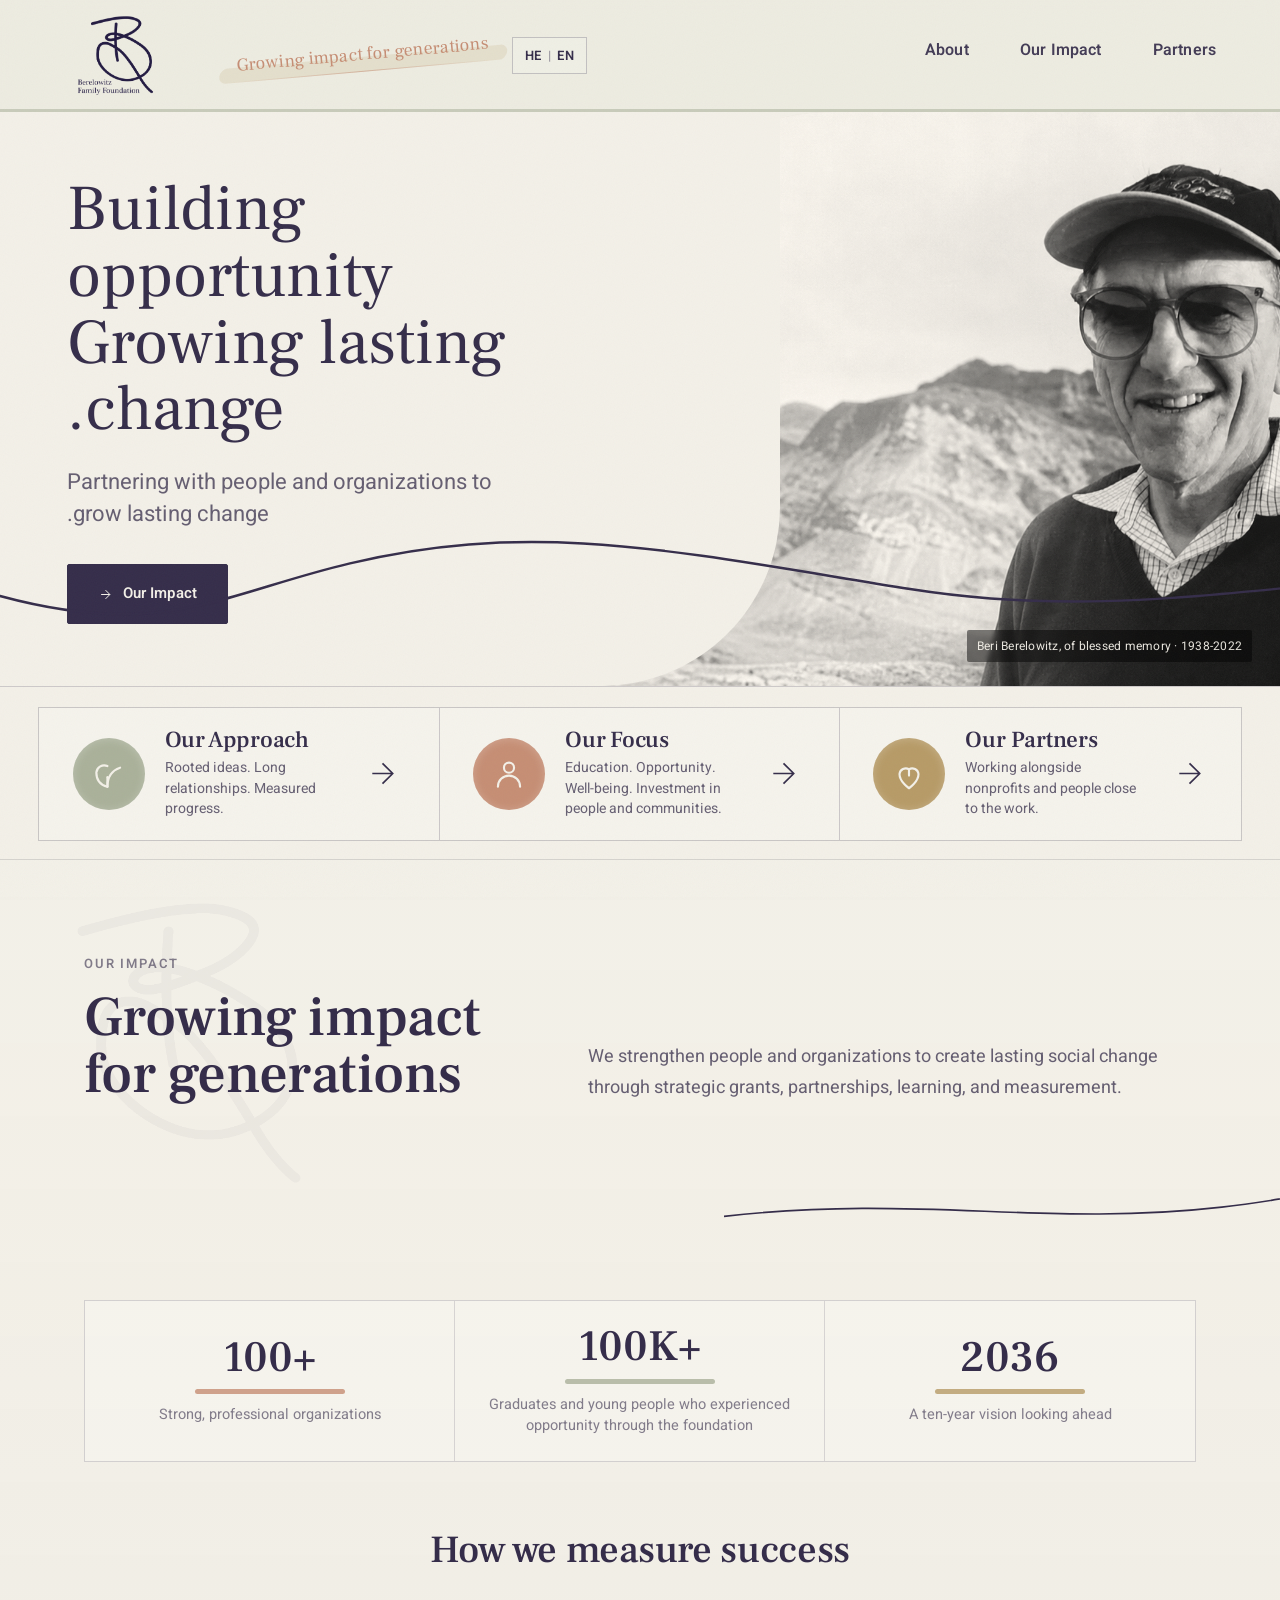
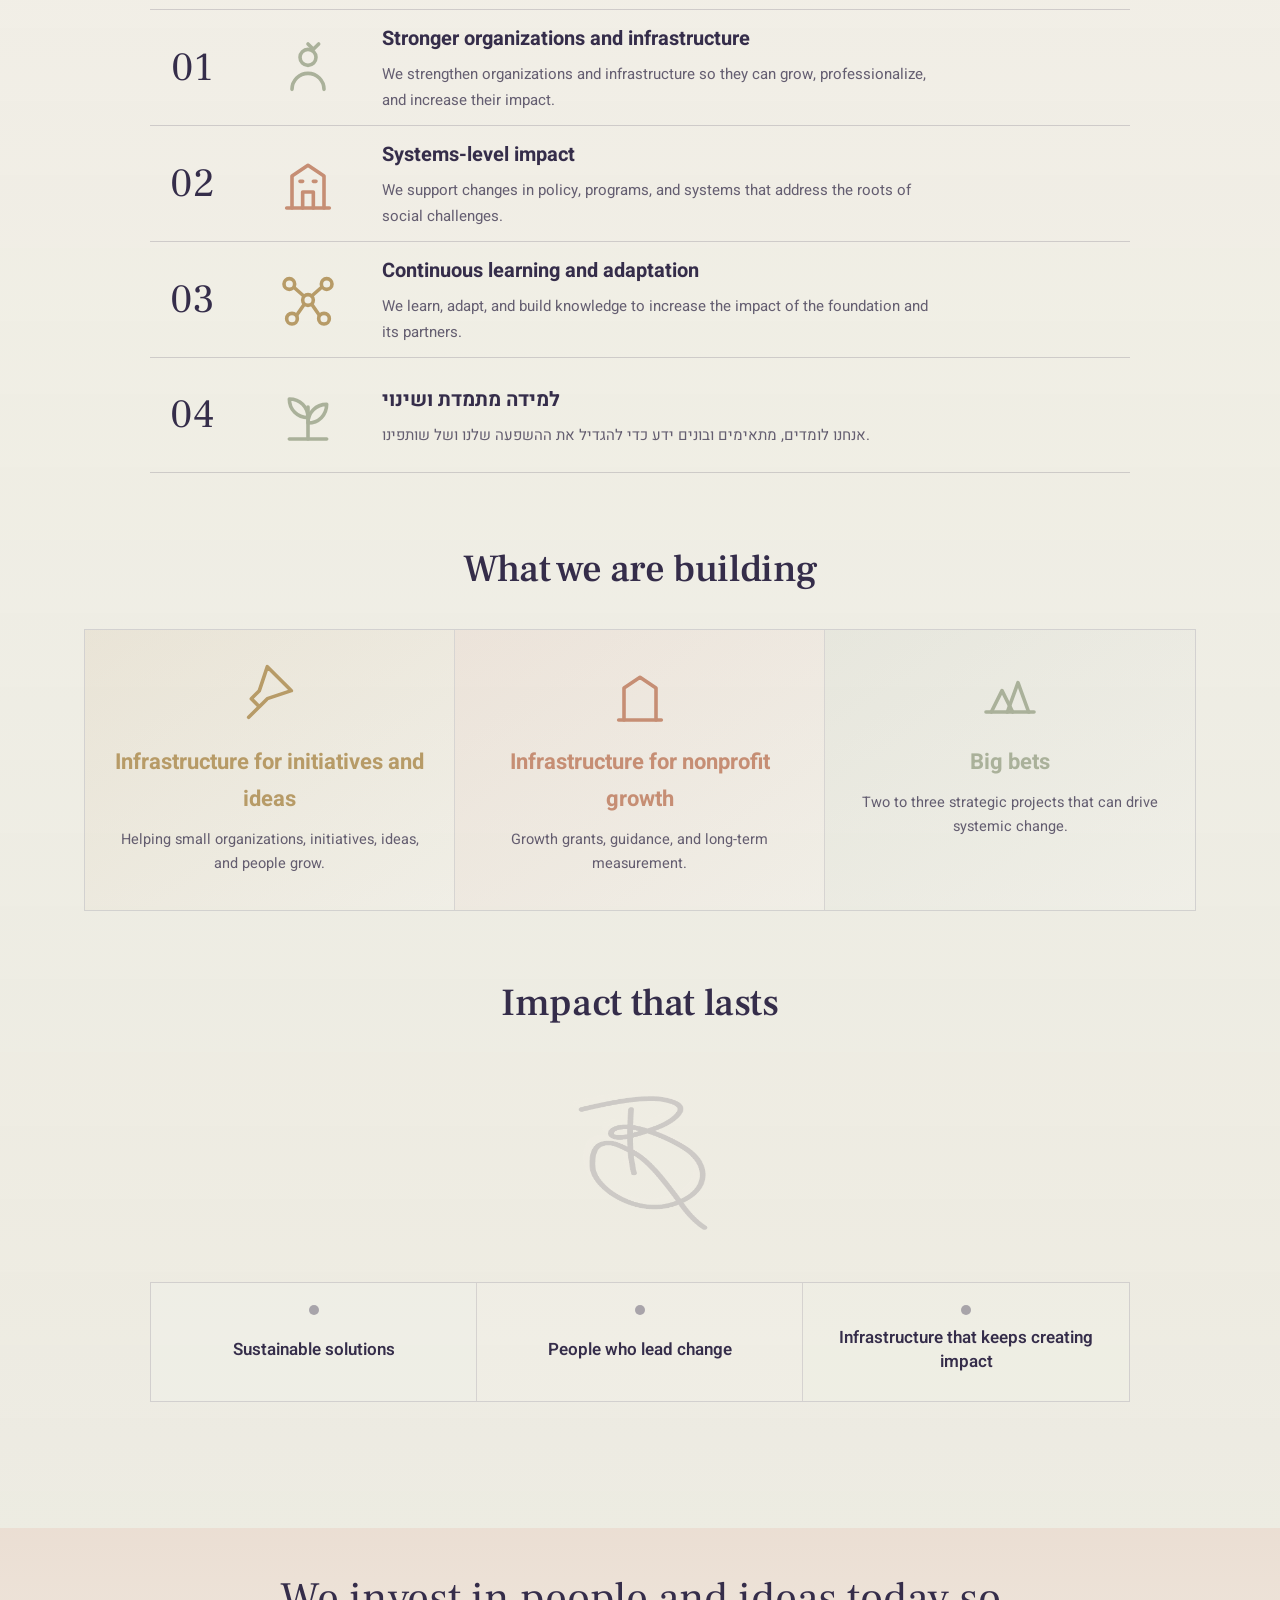
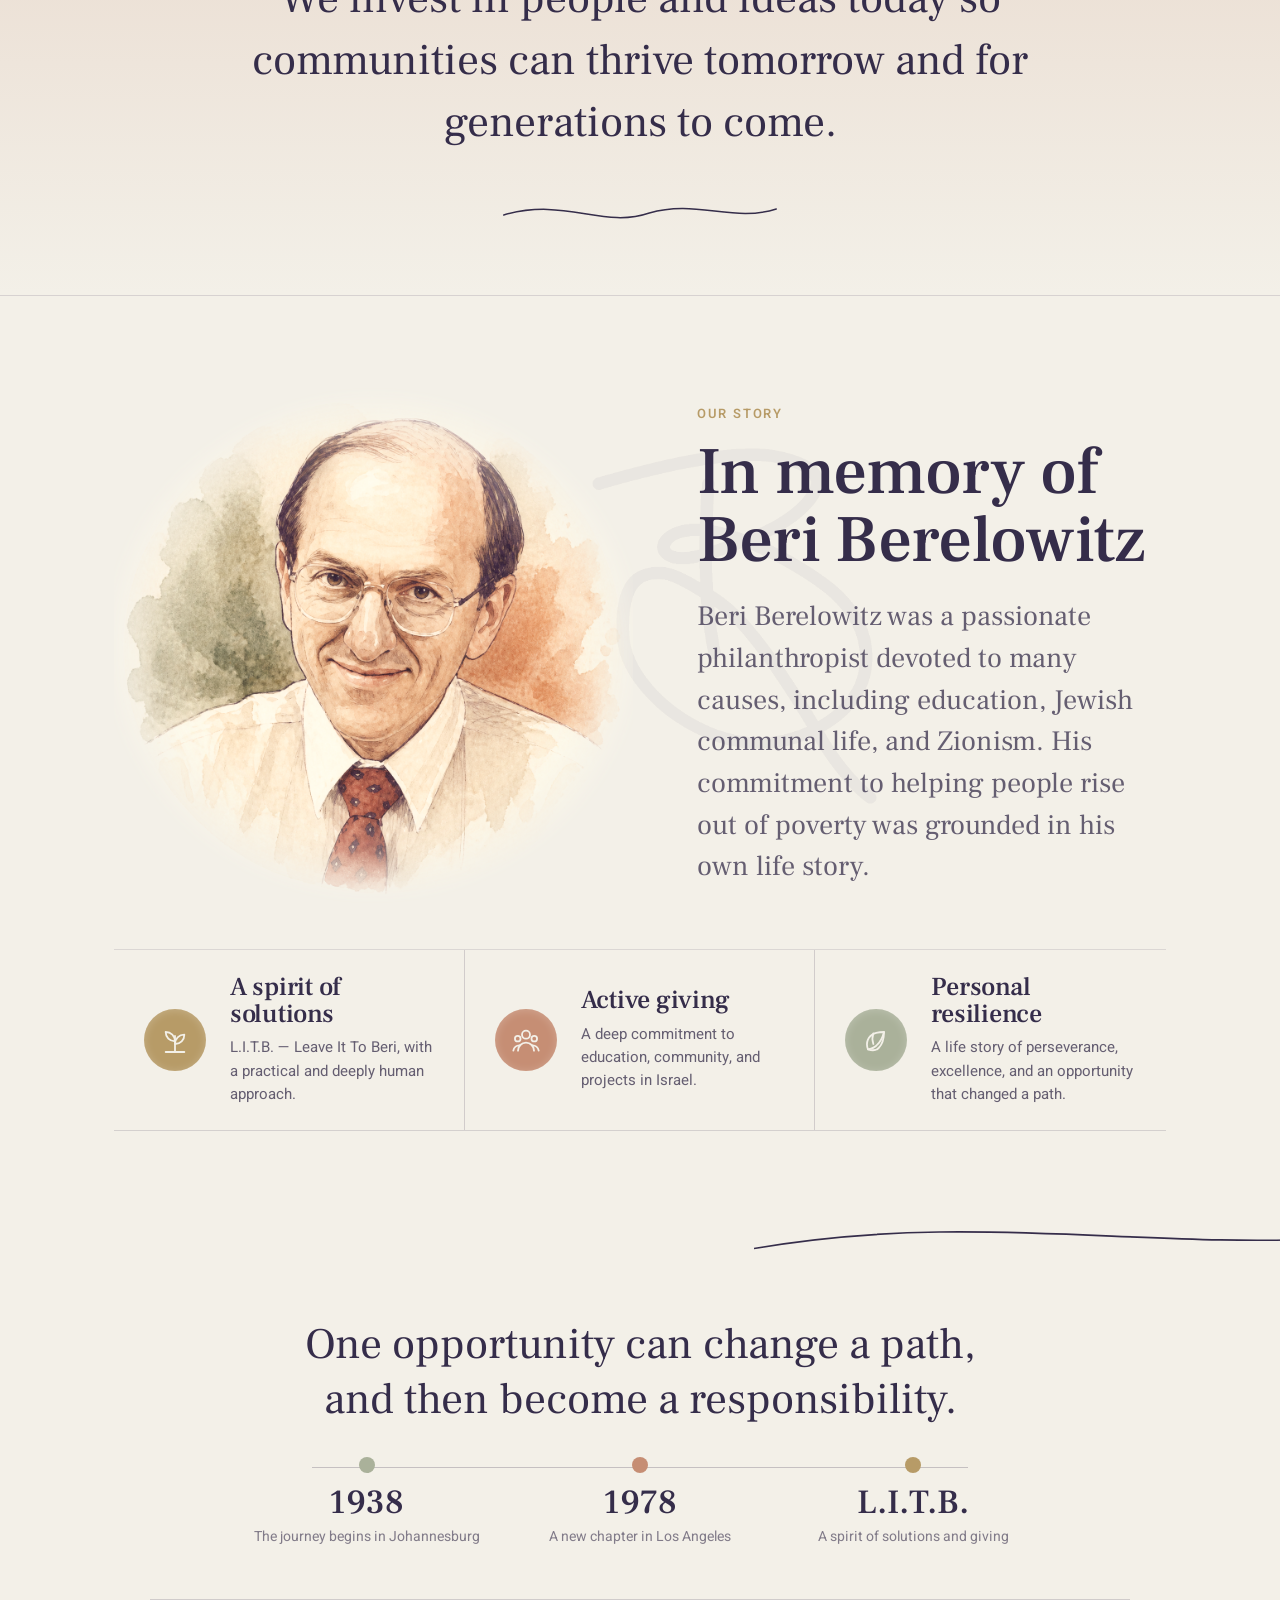
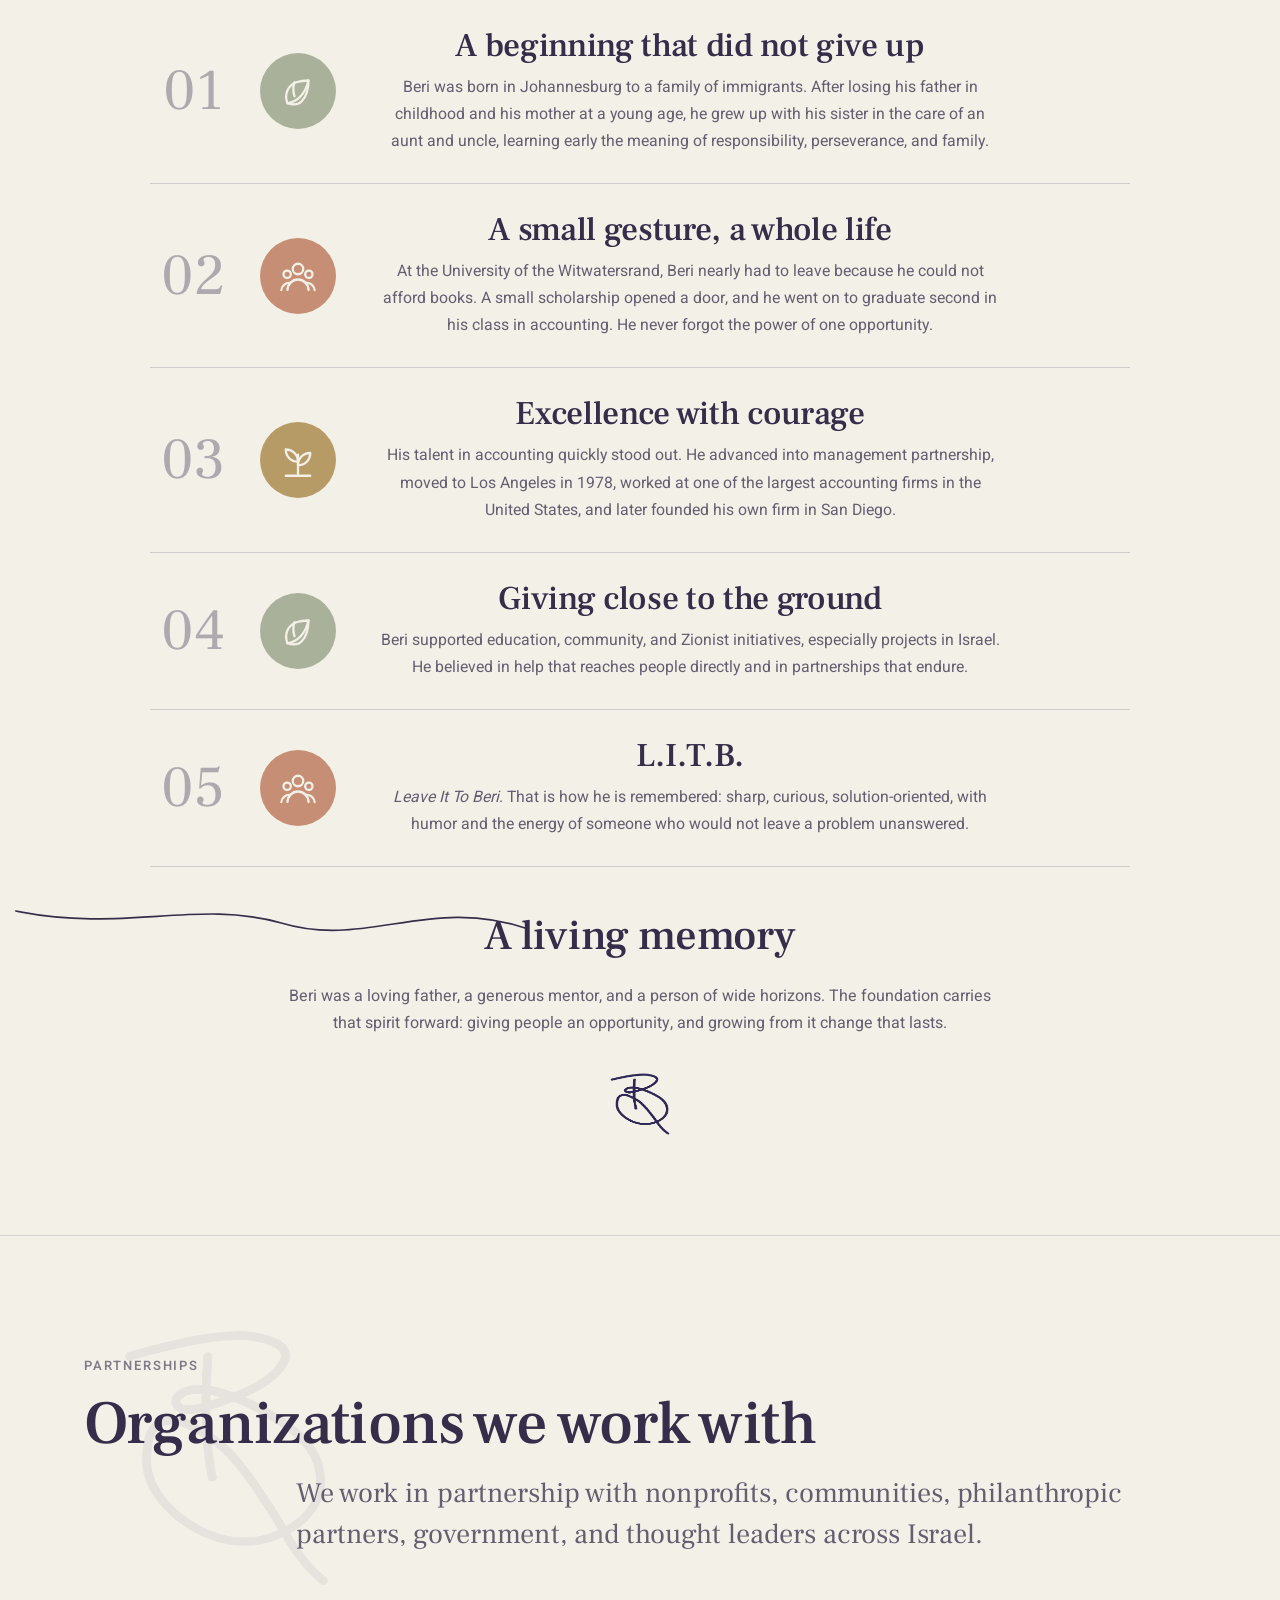
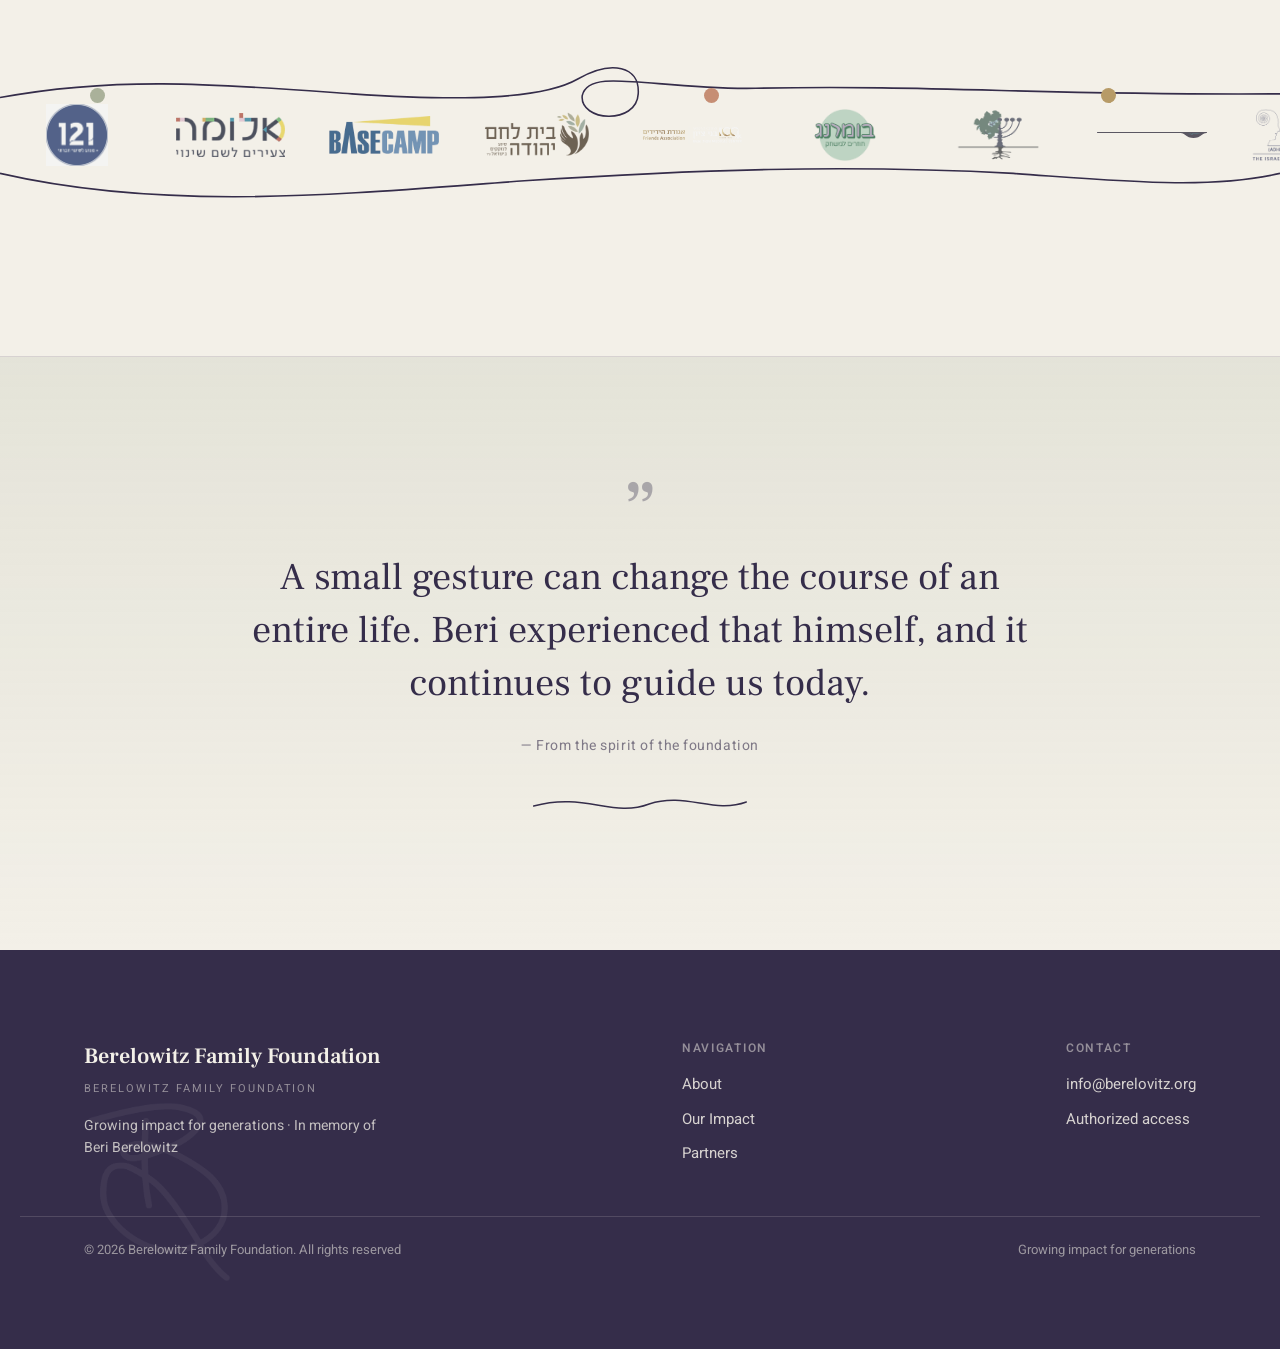
<file: home.html>
<!DOCTYPE html>
<html lang="he" dir="ltr">
<head>
<meta charset="UTF-8">
<meta name="viewport" content="width=device-width, initial-scale=1.0">
<title>קרן משפחת ברלוביץ׳ — מצמיחים השפעה לדורות</title>
<meta name="description" content="קרן משפחתית פילנתרופית לחיזוק אנשים וארגונים ליצירת שינוי חברתי שנשאר לאורך זמן. לזכר ברי ברלוביץ׳ ז״ל.">
<link rel="preconnect" href="https://fonts.googleapis.com">
<link rel="preconnect" href="https://fonts.gstatic.com" crossorigin>
<link href="https://fonts.googleapis.com/css2?family=Frank+Ruhl+Libre:wght@400;500;600;700&family=Heebo:wght@300;400;500;600;700&family=Playfair+Display:ital,wght@0,400;0,500;1,400&family=Inter:wght@300;400;500;600&display=swap" rel="stylesheet">
<style>
/* ============================================================
   Berelowitz Family Foundation — brand design system
   ============================================================ */
*{margin:0;padding:0;box-sizing:border-box}
:root{
  /* base */
  --purple:#352D4A; --ivory:#F3F0E8;
  /* accents (touches only) */
  --sage:#AAB19A; --terracotta:#C68E74; --mustard:#B79B67;
  /* purple alphas */
  --purple-08:rgba(53,45,74,.08);
  --purple-15:rgba(53,45,74,.15);
  --purple-35:rgba(53,45,74,.35);
  --purple-60:rgba(53,45,74,.60);
  --purple-75:rgba(53,45,74,.75);
  /* type */
  --serif:'Frank Ruhl Libre',Georgia,serif;
  --sans:'Heebo','Inter',system-ui,sans-serif;
  --gutter:clamp(22px,5vw,80px);
}
html{scroll-behavior:smooth}
html{overflow-x:clip}
body{
  font-family:var(--sans);background:var(--ivory);color:var(--purple);
  line-height:1.7;-webkit-font-smoothing:antialiased;overflow-x:clip;position:relative;width:100%;max-width:100%;direction:ltr;
}
body.loading{overflow:hidden}
/* paper grain — barely-there noise overlay */
body::before{
  content:"";position:fixed;inset:0;z-index:9999;pointer-events:none;opacity:.035;
  background-image:url("data:image/svg+xml,%3Csvg xmlns='http://www.w3.org/2000/svg' width='200' height='200'%3E%3Cfilter id='n'%3E%3CfeTurbulence type='fractalNoise' baseFrequency='0.9' numOctaves='3' stitchTiles='stitch'/%3E%3C/filter%3E%3Crect width='100%25' height='100%25' filter='url(%23n)'/%3E%3C/svg%3E");
}
img{max-width:100%;display:block}
a{color:inherit;text-decoration:none}
::selection{background:var(--purple);color:var(--ivory)}
:focus-visible{outline:2px solid var(--purple);outline-offset:3px;border-radius:2px}

.wrap{max-width:1240px;margin:0 auto;padding-inline:var(--gutter);direction:rtl}
section{padding-block:clamp(72px,10vw,140px);position:relative;overflow-x:clip;scroll-margin-top:118px}

/* ---------- Typography ---------- */
h1,h2,h3{font-family:var(--serif);font-weight:500;color:var(--purple);letter-spacing:-.01em}
.eyebrow{font-family:var(--sans);font-size:13px;font-weight:600;letter-spacing:.14em;text-transform:uppercase;color:var(--purple-60)}
.eyebrow.mustard{color:var(--mustard)}
.lead{font-size:18px;line-height:1.7;max-width:620px;color:var(--purple-75)}

/* ---------- Buttons ---------- */
.btn{display:inline-flex;align-items:center;gap:10px;font-family:var(--sans);font-size:15px;font-weight:600;
  padding:16px 30px;border-radius:2px;border:1px solid var(--purple);cursor:pointer;transition:background .3s ease,color .3s ease;letter-spacing:.01em}
.btn-primary{background:var(--purple);color:var(--ivory)}
.btn-primary:hover{background:var(--ivory);color:var(--purple)}
.btn-secondary{background:transparent;color:var(--purple)}
.btn-secondary:hover{background:var(--purple);color:var(--ivory)}
.tlink{display:inline-flex;align-items:center;gap:7px;font-size:14px;font-weight:600;color:var(--purple);padding-bottom:3px;position:relative}
.tlink::after{content:"";position:absolute;bottom:0;right:0;height:1px;width:100%;background:var(--purple);transform-origin:right;transition:transform .35s ease}
.tlink:hover::after{transform:scaleX(1.18)}
.tlink svg{width:15px;height:15px;stroke:currentColor;fill:none;stroke-width:1.6;transition:transform .3s ease}
.tlink:hover svg{transform:translateX(-4px)}

/* ---------- Monogram graphic (reusable) ---------- */
.monogram{position:absolute;background:url("monogram-motif.png") no-repeat center/contain;pointer-events:none;z-index:0}

/* ---------- BrandLine ---------- */
.brand-line{display:block;width:100%;overflow:visible}
.brand-line path{fill:none;stroke:var(--purple);stroke-width:1.5;stroke-linecap:round}
@media(prefers-reduced-motion:no-preference){
  .brand-line path{stroke-dasharray:var(--len,1400);stroke-dashoffset:var(--len,1400);animation:draw 2.4s .3s ease forwards}
}
@keyframes draw{to{stroke-dashoffset:0}}

/* ---------- Intro loader ---------- */
.intro-loader{position:fixed;inset:0;z-index:5000;display:grid;place-items:center;background:
  radial-gradient(circle at 48% 44%,rgba(183,155,103,.16),transparent 34%),
  linear-gradient(180deg,#f7f4ec 0%,var(--ivory) 100%);
  overflow:hidden;animation:introGone .8s 4.2s ease forwards}
.intro-loader::before{content:"";position:absolute;inset:auto auto -15vw -10vw;width:min(620px,62vw);height:min(620px,62vw);background:url("monogram-motif.png") center/contain no-repeat;opacity:.045;transform:rotate(-8deg)}
.intro-loader::after{content:"";position:absolute;left:0;right:0;top:57%;height:92px;background:
  url("data:image/svg+xml,%3Csvg xmlns='http://www.w3.org/2000/svg' viewBox='0 0 1440 130' preserveAspectRatio='none'%3E%3Cpath d='M0 70 C180 54 258 98 394 64 C520 32 576 42 628 68 C666 88 700 84 730 60 C760 36 804 36 834 62 C866 90 924 80 1010 62 C1138 36 1260 72 1440 56' fill='none' stroke='%23352D4A' stroke-width='2.2' stroke-linecap='round'/%3E%3C/svg%3E") center/100% 100% no-repeat;
  opacity:.2;transform:translateY(-50%)}
.intro-inner{position:relative;z-index:2;display:grid;justify-items:center;gap:18px;text-align:center;padding:34px;direction:rtl}
.intro-stage{position:relative;width:clamp(250px,30vw,430px);display:grid;place-items:center;isolation:isolate}
.intro-logo{width:100%;opacity:0;transform:translateY(12px) scale(.96);filter:blur(8px) drop-shadow(0 18px 38px rgba(53,45,74,.08));animation:introLogoReveal 1.65s .15s cubic-bezier(.22,.8,.2,1) forwards,introLogoSettle .55s 1.8s ease forwards}
.intro-logo img{width:100%;height:auto;display:block}
.intro-signature{width:100%;height:auto;display:block;filter:drop-shadow(0 18px 38px rgba(53,45,74,.08));transform:translateY(2px);animation:introLogoSettle .55s 2.15s ease forwards}
.intro-draw{fill:none;stroke:#fff;stroke-width:82;stroke-linecap:round;stroke-linejoin:round;stroke-dasharray:1;stroke-dashoffset:1;animation:introDraw 1.4s cubic-bezier(.68,0,.22,1) forwards}
.intro-draw.d1{animation-delay:.05s}
.intro-draw.d2{animation-delay:.36s}
.intro-draw.d3{animation-delay:.62s}
.intro-draw.d4{animation-delay:.86s}
.intro-draw.d5{animation-delay:1.18s}
.intro-tag{font-family:var(--serif);font-size:clamp(24px,3vw,46px);line-height:1.1;color:var(--purple);opacity:0;transform:translateY(10px) rotate(-2deg);animation:introRevealTag .8s 2.35s ease forwards}
.intro-tag span{color:var(--terracotta);position:relative}
.intro-tag span::after{content:"";position:absolute;right:-.05em;left:-.05em;bottom:.02em;height:.18em;background:rgba(183,155,103,.24);z-index:-1;transform:skewX(-12deg)}
@keyframes introLogoReveal{to{opacity:1;transform:translateY(0) scale(1);filter:blur(0) drop-shadow(0 18px 38px rgba(53,45,74,.08))}}
@keyframes introDraw{to{stroke-dashoffset:0}}
@keyframes introLogoSettle{to{transform:translateY(-2px) scale(1.02)}}
@keyframes introRevealTag{to{opacity:1;transform:rotate(-2deg)}}
@keyframes introGone{to{opacity:0;visibility:hidden;pointer-events:none}}
@media(prefers-reduced-motion:reduce){
  .intro-loader{animation:introGone .35s .8s ease forwards}
  .intro-logo,.intro-signature,.intro-tag{animation:none;opacity:1;transform:none;filter:none}
  .intro-draw{animation:none;stroke-dashoffset:0}
}

/* ---------- Header ---------- */
.hdr{position:sticky;top:0;z-index:200;background:rgba(236,235,225,.94);transition:background .3s,backdrop-filter .3s,box-shadow .3s;border-bottom:3px solid rgba(170,177,154,.55);overflow:visible;backdrop-filter:blur(10px)}
.hdr.stuck{background:rgba(236,235,225,.88);box-shadow:0 10px 30px rgba(53,45,74,.06)}
.hdr-in{max-width:100%;margin:0 auto;padding:14px clamp(34px,5vw,78px) 12px;display:flex;align-items:center;justify-content:space-between;gap:44px;direction:ltr;overflow:visible;position:relative;z-index:2}
.brand{display:flex;align-items:center;overflow:visible}
.brand-logo{width:clamp(104px,8.6vw,138px);height:auto;display:block;object-fit:contain}
.hdr-tagline{position:absolute;left:clamp(210px,17vw,320px);top:50%;transform:translateY(-48%) rotate(-5deg);font-family:var(--serif);font-size:clamp(18px,1.25vw,24px);line-height:1;color:var(--terracotta);white-space:nowrap;letter-spacing:.01em;padding:8px 18px 10px;pointer-events:none;z-index:1}
.hdr-tagline::before{content:"";position:absolute;inset:52% 0 0 0;height:42%;background:rgba(183,155,103,.16);border-radius:999px;transform:skewX(-12deg);z-index:-1}
.hdr-tagline::after{content:"";position:absolute;right:10px;left:10px;bottom:2px;height:1px;background:linear-gradient(90deg,transparent,var(--terracotta),transparent);opacity:.55}
.nav{display:flex;align-items:center;gap:clamp(28px,4vw,64px);direction:rtl;padding-top:0}
.nav a{font-size:clamp(16px,1.2vw,19px);font-weight:600;color:var(--purple);padding:0 0 10px;border-radius:2px;transition:color .2s,opacity .2s,border-color .2s;opacity:.92;letter-spacing:.01em;border-bottom:1px solid transparent}
.nav a:hover{opacity:1}
.nav a[aria-current="page"],.nav a:hover{border-color:var(--terracotta)}
.nav a.nav-cta{display:inline-flex;margin-inline-start:8px;border:1px solid var(--purple);opacity:1;align-items:center;gap:8px;font-weight:600;padding:15px 26px}
.nav a.nav-cta:hover{background:var(--purple);color:var(--ivory)}
.nav a.nav-cta svg{width:13px;height:13px;stroke:currentColor;fill:none;stroke-width:1.8}
.hdr-thread{display:none}
.lang-toggle{border:1px solid rgba(53,45,74,.24);background:rgba(255,255,255,.16);color:var(--purple);font-family:var(--sans);font-weight:600;font-size:13px;letter-spacing:.04em;padding:8px 12px;cursor:pointer;display:inline-flex;align-items:center;gap:6px;white-space:nowrap}
.lang-toggle span{opacity:.45}
.lang-toggle:hover{background:rgba(255,255,255,.34)}
.burger{display:none;background:none;border:none;color:var(--purple);cursor:pointer;padding:6px}
.burger svg{width:26px;height:26px;stroke:currentColor;fill:none;stroke-width:1.6}
@media(max-width:760px){
  .hdr{position:sticky}
  .hdr-in{align-items:center;padding:8px var(--gutter);direction:rtl}
  .brand-logo{width:128px}
  .hdr-tagline{display:none}
  .nav{position:fixed;inset:54px 0 auto 0;flex-direction:column;align-items:stretch;background:var(--ivory);
    padding:16px var(--gutter) 28px;gap:2px;border-bottom:1px solid var(--purple-08);
    transform:translateY(-135%);transition:transform .35s ease;box-shadow:0 24px 40px var(--purple-08)}
  .nav.open{transform:translateY(0);box-shadow:0 24px 40px var(--purple-08),0 100vh 0 rgba(243,240,232,.86)}
  .nav a{padding:14px 6px;font-size:16px;opacity:1;border-bottom:1px solid var(--purple-08)}
  .nav a.nav-cta{margin:10px 0 0;justify-content:center;border-radius:2px;padding:14px}
  .hdr-thread{display:none}
  .lang-toggle{margin-inline-start:auto;padding:5px 8px;font-size:11px}
  .burger{display:block}
}
@media(max-width:1080px){
  .hdr-tagline{left:clamp(182px,18vw,230px);font-size:17px}
}
@media(max-width:940px){
  .hdr-tagline{display:none}
}
@media(max-width:520px){
  .hdr-in{padding:6px var(--gutter)}
  .brand-logo{width:74px}
}
@media(max-width:380px){ .brand-txt small{display:none} }
body.lang-en{direction:ltr}
body.lang-en .wrap,body.lang-en .intro-inner,body.lang-en .nav,body.lang-en .focus-grid,body.lang-en .story-hero-copy,body.lang-en .partners-head{direction:ltr}
body.lang-en .hero-copy,body.lang-en .hero .lead,body.lang-en .story-hero-copy,body.lang-en .partners-head{text-align:left}
body.lang-en .hero h1 .accent{font-style:normal}
body.lang-en .tlink::after{right:auto;left:0;transform-origin:left}
body.lang-en .btn svg,body.lang-en .tlink svg{transform:scaleX(-1)}
body.lang-en .tlink:hover svg{transform:translateX(4px) scaleX(-1)}
body.lang-en .story-row,body.lang-en .story-row:nth-child(even){direction:ltr}
body.lang-en .story-row:nth-child(even) .row-copy{direction:ltr}
body.lang-en .row-copy{text-align:center}
body.lang-en .lg-field{text-align:left}
body.lang-en .ftr-in,body.lang-en .ftr-bottom{text-align:left}

/* ---------- Hero ---------- */
.hero{padding-block:0;position:relative;overflow:hidden;min-height:500px}
.hero-grid{max-width:100%;margin:0 auto;padding-inline:0;
  display:grid;grid-template-columns:minmax(430px,47vw) 1fr;gap:0;align-items:stretch;min-height:500px;direction:ltr}
.hero-copy{position:relative;z-index:3;padding:clamp(42px,5vw,72px) clamp(42px,5.2vw,88px) 62px;direction:rtl;text-align:right;background:var(--ivory)}
.hero-copy::after{
  content:"";position:absolute;top:0;bottom:0;left:calc(100% - 1px);width:clamp(130px,14vw,260px);
  background:var(--ivory);border-radius:0 0 clamp(150px,16vw,260px) 0;z-index:-1;
}
.hero h1{font-size:clamp(50px,5vw,84px);line-height:1.04;font-weight:400;letter-spacing:0}
.hero h1 .accent{font-style:italic;font-weight:400}
.hero .lead{margin-top:24px;font-size:22px;line-height:1.45;max-width:560px;margin-inline-start:auto;text-align:right}
.hero-cta{margin-top:34px}
/* large edge-to-edge image panel with concave curved edge (like the mockup) */
.hero-media{position:relative;z-index:2;align-self:stretch}
.hero-media figure{position:absolute;inset:0;overflow:hidden;background:#e9e2d8;
  border-radius:clamp(160px,18vw,290px) 0 0 0}
.hero-media img{width:100%;height:100%;object-fit:cover;object-position:center center;filter:grayscale(1) sepia(.12) contrast(.94) brightness(1.03)}
.hero-media figcaption{position:absolute;right:28px;bottom:24px;z-index:3;
  font-family:var(--sans);font-size:12px;color:rgba(243,240,232,.95);letter-spacing:.02em;
  background:rgba(0,0,0,.48);padding:6px 10px;border-radius:2px;backdrop-filter:blur(2px)}
/* connecting brand line between text and image */
.hero-connect{position:absolute;inset:0;z-index:1;pointer-events:none}
/* large cropped monogram bleeding off the left edge */
.hero .monogram{display:none}
.hero>.brand-line{position:absolute;left:0;right:53%;width:auto;bottom:34px;z-index:4;margin:0!important;height:140px!important;transform:scaleX(-1);pointer-events:none}
.hero>.brand-line path{stroke-width:2.1}
@media(min-width:761px) and (max-width:1100px){
  .hero{min-height:390px}
  .hero-grid{grid-template-columns:minmax(390px,52vw) 1fr;min-height:390px}
  .hero-copy{padding-top:36px;padding-bottom:40px}
  .hero h1{font-size:clamp(46px,5.2vw,60px)}
  .hero .lead{font-size:19px}
  .hero-media figure{background:#e9e2d8}
  .hero-media img{object-fit:cover;object-position:74% center}
  .hero>.brand-line{display:none}
}
@media(max-width:760px){
  .hero{min-height:0;background:var(--ivory);overflow:hidden}
  .hero-grid{display:grid;grid-template-columns:1fr;gap:0;min-height:0;padding-inline:0;direction:inherit}
  .hero-media{order:1;align-self:stretch;height:clamp(230px,64vw,330px)}
  .hero-media figure{position:relative;inset:auto;height:100%;aspect-ratio:auto;border-radius:0;margin-inline:0;background:#e8e1d6}
  .hero-media img{object-fit:contain;object-position:center center}
  .hero-media figcaption{right:12px;bottom:12px;color:rgba(243,240,232,.96);font-size:10.5px;max-width:calc(100% - 24px)}
  .hero-copy{order:2;padding:26px var(--gutter) 34px;text-align:center;direction:inherit;display:flex;flex-direction:column;align-items:center}
  .hero-copy::after{display:none}
  .hero h1{font-size:clamp(34px,10.5vw,46px);line-height:1.06;letter-spacing:0;word-break:normal;overflow-wrap:break-word}
  .hero .lead{font-size:clamp(15px,4.2vw,17px);line-height:1.5;text-align:center;margin:16px auto 0;max-width:25ch}
  .hero .monogram{width:70vw;height:70vw;left:-38vw;top:auto;bottom:-10vw;opacity:.045}
  .hero>.brand-line{display:block;left:-18vw;right:-18vw;bottom:86px;height:82px!important;z-index:1;opacity:.9}
}
@media(max-width:420px){
  .hero h1{font-size:clamp(34px,10.5vw,44px)}
}

/* ---------- Focus areas ---------- */
.focus{border-top:1px solid rgba(53,45,74,.2);padding-block:20px 18px;background:var(--ivory)}
.focus .wrap{max-width:100%;padding-inline:clamp(24px,3vw,44px)}
.focus-head{display:none;max-width:620px;margin-bottom:clamp(40px,5vw,64px)}
.focus-head h2{font-size:clamp(40px,4vw,68px);line-height:1.05;margin-top:14px}
.focus-grid{display:grid;grid-template-columns:repeat(3,1fr);gap:0;border:1px solid rgba(53,45,74,.22);direction:rtl}
.focus-item{min-height:124px;padding:20px clamp(18px,2.6vw,36px);border-bottom:none;position:relative;display:flex;align-items:center;gap:20px;background:rgba(255,255,255,.18)}
.focus-item:not(:last-child){border-inline-end:1px solid rgba(53,45,74,.22);padding-inline-end:clamp(22px,3vw,42px)}
.focus-ic{width:72px;height:72px;border-radius:50%;display:flex;align-items:center;justify-content:center;margin-bottom:0;box-shadow:inset 0 1px 10px rgba(255,255,255,.22)}
.focus-ic{flex:0 0 auto}
.focus-ic svg{width:38px;height:38px;stroke:var(--ivory);fill:none;stroke-width:1.35;stroke-linecap:round;stroke-linejoin:round}
.focus-ic.sage{background:var(--sage)}.focus-ic.terracotta{background:var(--terracotta)}.focus-ic.mustard{background:var(--mustard)}
.focus-copy{flex:1 1 auto;min-width:0}
.focus-item h3{font-size:clamp(22px,1.8vw,27px);font-weight:500;margin-bottom:5px;white-space:normal;line-height:1.08}
.focus-item p{font-size:clamp(14px,1.05vw,16px);color:var(--purple-75);line-height:1.48;max-width:310px}
.focus-item .tlink{flex:0 0 auto;margin-inline-start:auto;margin-top:0;font-size:0;width:42px;height:42px;align-items:center;justify-content:center;padding:0}
.focus-item .tlink::after{display:none}
.focus-item .tlink svg{width:35px;height:35px;stroke-width:1.15}
.focus-item .tlink:hover svg{transform:translateX(-4px)}
@media(max-width:760px){
  .focus-grid{grid-template-columns:1fr}
  .focus-item,.focus-item:not(:last-child){padding:24px 20px;border-inline-end:none;border-bottom:1px solid rgba(53,45,74,.22)}
  .focus-item:last-child{border-bottom:none}
}
@media(min-width:761px) and (max-width:1100px){
  .focus-item{min-height:122px;padding:18px 18px;gap:13px}
  .focus-ic{width:56px;height:56px}
  .focus-ic svg{width:30px;height:30px}
  .focus-item h3{font-size:21px;margin-bottom:4px}
  .focus-item p{font-size:13.5px;line-height:1.42}
  .focus-item .tlink{width:30px;height:30px}
  .focus-item .tlink svg{width:27px;height:27px}
}

/* ---------- Work detail ---------- */
.work-detail{position:relative;overflow:hidden;border-top:1px solid rgba(53,45,74,.13);background:linear-gradient(180deg,rgba(243,240,232,.78),rgba(236,235,225,.9));padding-block:clamp(58px,7vw,96px)}
.work-detail::before{content:"";position:absolute;inset:18px auto auto 24px;width:330px;height:330px;background:url("monogram-motif.png") center/contain no-repeat;opacity:.035;pointer-events:none}
.work-intro{position:relative;z-index:1;display:grid;grid-template-columns:minmax(300px,440px) 1fr;gap:clamp(34px,5vw,80px);align-items:end;margin-bottom:clamp(34px,4vw,58px)}
.work-intro h2{font-size:clamp(42px,4.4vw,72px);line-height:1.02;margin-top:12px}
.work-intro .lead{font-size:18px;line-height:1.75;color:var(--purple-75);max-width:620px}
.work-metrics{display:grid;grid-template-columns:repeat(3,1fr);gap:0;border:1px solid rgba(53,45,74,.18);background:rgba(255,255,255,.22)}
.work-metric{min-height:128px;padding:24px 22px;text-align:center;border-inline-end:1px solid rgba(53,45,74,.16);display:flex;flex-direction:column;justify-content:center}
.work-metric:last-child{border-inline-end:none}
.work-metric strong{font-family:var(--serif);font-size:clamp(34px,3.4vw,54px);line-height:1;color:var(--purple);font-weight:500}
.work-metric span{font-size:14.5px;line-height:1.5;color:var(--purple-60);margin-top:10px}
.strategy-grid{position:relative;z-index:1;display:grid;grid-template-columns:repeat(3,1fr);gap:0;border:1px solid rgba(53,45,74,.18);background:rgba(255,255,255,.18)}
.strategy-card{position:relative;min-height:280px;padding:32px 30px 34px;border-inline-end:1px solid rgba(53,45,74,.16);overflow:hidden}
.strategy-card:last-child{border-inline-end:none}
.strategy-card::after{content:"";position:absolute;inset:auto 0 0 0;height:5px}
.strategy-card.sage::after{background:var(--sage)}
.strategy-card.terracotta::after{background:var(--terracotta)}
.strategy-card.mustard::after{background:var(--mustard)}
.strategy-card .num{font-family:var(--serif);font-size:72px;line-height:.8;color:rgba(53,45,74,.08);display:block;margin-bottom:20px}
.strategy-card h3{font-size:clamp(27px,2.5vw,38px);line-height:1.08;margin-bottom:14px;color:var(--purple)}
.strategy-card p{font-size:15.5px;line-height:1.72;color:var(--purple-75)}
.work-actions{position:relative;z-index:1;margin-top:28px;border:1px solid rgba(53,45,74,.16);background:rgba(53,45,74,.04);padding:26px clamp(22px,3vw,34px)}
.work-actions h3{font-size:clamp(24px,2.4vw,34px);margin-bottom:18px}
.action-list{display:flex;flex-wrap:wrap;gap:10px}
.action-list span{display:inline-flex;align-items:center;gap:9px;padding:10px 14px;border:1px solid rgba(53,45,74,.14);background:rgba(255,255,255,.24);font-size:14.5px;color:var(--purple-75)}
.action-list span::before{content:"";width:8px;height:8px;border-radius:50%;background:var(--terracotta);flex:0 0 auto}
.action-list span:nth-child(3n+1)::before{background:var(--sage)}
.action-list span:nth-child(3n)::before{background:var(--mustard)}
.work-swoosh{width:100vw;margin:8px 50% 36px 0;transform:translateX(50%);height:92px}
.work-swoosh path{stroke:var(--purple);stroke-width:1.8;fill:none}
.work-metric strong::after{content:"";display:block;width:150px;height:5px;margin:10px auto 0;border-radius:999px;background:var(--sage);opacity:.8}
.work-metric.terracotta strong::after{background:var(--terracotta)}
.work-metric.mustard strong::after{background:var(--mustard)}
.success-flow{max-width:980px;margin:56px auto 0;position:relative}
.success-flow h3,.build-title,.lasting-title{text-align:center;font-size:clamp(28px,3vw,44px);margin-bottom:26px}
.success-row{display:grid;grid-template-columns:84px 92px 1fr;gap:28px;align-items:center;min-height:116px;border-top:1px solid rgba(53,45,74,.18)}
.success-row:last-child{border-bottom:1px solid rgba(53,45,74,.18)}
.success-num{font-family:var(--serif);font-size:40px;color:var(--purple);text-align:center}
.success-ic{width:64px;height:64px;margin:auto;color:var(--sage)}
.success-ic svg{width:100%;height:100%;stroke:currentColor;fill:none;stroke-width:1.35;stroke-linecap:round;stroke-linejoin:round}
.success-row.terracotta .success-ic{color:var(--terracotta)}
.success-row.mustard .success-ic{color:var(--mustard)}
.success-copy h4{font-size:20px;margin-bottom:6px}
.success-copy p{font-size:15px;line-height:1.7;color:var(--purple-75);max-width:560px}
.build-title{margin-top:64px}
.build-grid{display:grid;grid-template-columns:repeat(3,1fr);gap:0;border:1px solid rgba(53,45,74,.16);background:rgba(255,255,255,.18)}
.build-card{min-height:230px;text-align:center;padding:34px 28px;border-inline-end:1px solid rgba(53,45,74,.14);position:relative;overflow:hidden}
.build-card:last-child{border-inline-end:none}
.build-card::before{content:"";position:absolute;inset:0;opacity:.28;pointer-events:none;transition:opacity .3s,transform .35s}
.build-card::after{content:"";position:absolute;inset:auto 18% 0;height:5px;border-radius:999px;background:currentColor;opacity:0;transform:scaleX(.3);transition:opacity .3s,transform .35s}
.build-card.sage::before{background:linear-gradient(145deg,rgba(170,177,154,.55),rgba(170,177,154,.08))}
.build-card.terracotta::before{background:linear-gradient(145deg,rgba(198,142,116,.48),rgba(198,142,116,.08))}
.build-card.mustard::before{background:linear-gradient(145deg,rgba(183,155,103,.52),rgba(183,155,103,.08))}
.build-card.sage{color:var(--sage)}.build-card.terracotta{color:var(--terracotta)}.build-card.mustard{color:var(--mustard)}
.build-card>*{position:relative;z-index:1}
.build-card h4{font-size:22px;margin-bottom:10px}
.build-card p{font-size:14.5px;line-height:1.65;color:var(--purple-75)}
.build-card .success-ic{margin-bottom:16px;transition:transform .35s,color .3s}
.build-card.sage .success-ic{color:var(--sage)}
.build-card.terracotta .success-ic{color:var(--terracotta)}
.build-card.mustard .success-ic{color:var(--mustard)}
@media(hover:hover){
  .build-card{transition:transform .35s,box-shadow .35s,background .35s}
  .build-card:hover{transform:translateY(-8px);box-shadow:0 18px 54px rgba(53,45,74,.12);z-index:2;background:rgba(255,255,255,.32)}
  .build-card:hover::before{opacity:.52;transform:scale(1.06)}
  .build-card:hover::after{opacity:.9;transform:scaleX(1)}
  .build-card:hover .success-ic{transform:translateY(-6px) scale(1.06)}
}
.lasting-impact{margin-top:60px;text-align:center;position:relative}
.lasting-impact .monogram-mini{width:196px;height:196px;margin:10px auto 22px;position:relative;background:none;opacity:1}
.lasting-impact .monogram-mini::before,
.lasting-impact .monogram-mini::after{content:"";position:absolute;inset:0;background:url("monogram-motif.png") center/158px 158px no-repeat;pointer-events:none}
.lasting-impact .monogram-mini::before{opacity:.14;filter:brightness(0) saturate(1) invert(93%) sepia(7%) saturate(230%) hue-rotate(358deg) brightness(105%) contrast(92%);transform:translate(-3px,-3px)}
.lasting-impact .monogram-mini::after{opacity:.18;filter:brightness(0) saturate(1) invert(18%) sepia(19%) saturate(1074%) hue-rotate(216deg) brightness(88%) contrast(90%);transform:translate(3px,3px);mix-blend-mode:multiply}
.lasting-list{display:grid;grid-template-columns:repeat(3,minmax(0,1fr));gap:0;max-width:980px;margin:24px auto 36px;text-align:center;border:1px solid rgba(53,45,74,.16);background:rgba(255,255,255,.16)}
.lasting-list span{position:relative;min-height:118px;padding:42px 22px 26px;color:var(--purple);font-size:17px;line-height:1.45;font-weight:600;display:grid;place-items:center;overflow:hidden;border-inline-end:1px solid rgba(53,45,74,.14);transition:transform .32s ease,background .32s ease}
.lasting-list span:last-child{border-inline-end:none}
.lasting-list span::before{content:"";position:absolute;inset:0;opacity:.22;z-index:-1;transition:opacity .32s ease}
.lasting-list span:nth-child(1)::before{background:var(--sage)}
.lasting-list span:nth-child(2)::before{background:var(--terracotta)}
.lasting-list span:nth-child(3)::before{background:var(--mustard)}
.lasting-list span::after{content:"";position:absolute;top:22px;left:50%;transform:translateX(-50%);width:10px;height:10px;border-radius:50%;background:currentColor;opacity:.38}
@media(hover:hover){
  .lasting-list span:hover{transform:translateY(-6px);background:rgba(255,255,255,.28)}
  .lasting-list span:hover::before{opacity:.34}
}
.lasting-quote{font-family:var(--serif);font-size:clamp(28px,3.2vw,48px);line-height:1.3;color:var(--purple);max-width:860px;margin:0 auto}
@media(max-width:900px){
  .work-intro{grid-template-columns:1fr;align-items:start}
  .work-metrics,.strategy-grid{grid-template-columns:1fr}
  .work-metric,.work-metric:last-child,.strategy-card,.strategy-card:last-child{border-inline-end:none;border-bottom:1px solid rgba(53,45,74,.16)}
  .work-metric:last-child,.strategy-card:last-child{border-bottom:none}
  .strategy-card{min-height:0}
  .success-row{grid-template-columns:54px 54px 1fr;gap:14px}
  .success-ic{width:48px;height:48px}
  .build-grid{grid-template-columns:1fr}
  .lasting-list{grid-template-columns:repeat(2,minmax(0,1fr))}
  .lasting-list span:nth-child(2n){border-inline-end:none}
  .lasting-list span{border-bottom:1px solid rgba(53,45,74,.14)}
  .lasting-list span:nth-last-child(-n+2){border-bottom:none}
  .build-card,.build-card:last-child{border-inline-end:none;border-bottom:1px solid rgba(53,45,74,.18)}
  .build-card:last-child{border-bottom:none}
}

/* ---------- Impact statement ---------- */
.impact{text-align:center;background:linear-gradient(180deg,rgba(198,142,116,.18),rgba(198,142,116,.08) 55%,rgba(243,240,232,0));padding-block:40px 62px}
.impact .wrap{position:relative;z-index:2}
.impact .impact-text{font-family:var(--serif);font-weight:400;font-size:clamp(26px,3.4vw,44px);line-height:1.42;max-width:900px;margin:0 auto;color:var(--purple)}
.impact .brand-line{max-width:280px;margin:40px auto 0;height:40px}

/* ---------- Story ---------- */
.story{border-top:1px solid var(--purple-15);position:relative;overflow:hidden;background:linear-gradient(180deg,rgba(183,155,103,.1),rgba(243,240,232,0) 42%)}
.story::before{content:"";position:absolute;inset:0 0 auto auto;width:min(720px,58vw);height:100%;background:linear-gradient(90deg,rgba(53,45,74,.16),rgba(243,240,232,.62) 48%,rgba(243,240,232,.92)),url("beri-hero-wide.png") center/cover no-repeat;opacity:.42;filter:grayscale(1) sepia(.16) contrast(1.08);pointer-events:none}
.story .monogram{width:min(520px,46vw);height:min(520px,46vw);left:-140px;bottom:-80px;opacity:.05}
.story-grid{display:grid;grid-template-columns:minmax(280px,360px) 1fr;gap:clamp(34px,5vw,78px);align-items:start;position:relative;z-index:2}
.story-aside{position:sticky;top:110px}
.story-card{border:1px solid rgba(53,45,74,.16);background:rgba(255,255,255,.32);padding:24px;backdrop-filter:blur(2px)}
.story-aside figure{display:none;border-radius:4px 4px 4px 110px;overflow:hidden;background:var(--purple-08);aspect-ratio:4/5}
.story-aside img{width:100%;height:100%;object-fit:cover;filter:grayscale(1) sepia(.12) contrast(.94)}
.story-name{font-family:var(--serif);font-size:34px;font-weight:500;margin-top:0;line-height:1.05}
.story-years{display:inline-flex;margin-top:10px;padding:7px 12px;border-radius:999px;background:rgba(183,155,103,.16);color:var(--mustard);font-size:13px;letter-spacing:.14em;font-weight:600}
.story-quote{margin-top:24px;padding:22px;border-right:4px solid var(--terracotta);background:rgba(198,142,116,.12);font-family:var(--serif);font-style:italic;font-size:22px;line-height:1.35;color:var(--purple)}
.story-quote span{display:block;font-family:var(--sans);font-style:normal;font-size:14px;color:var(--purple-60);margin-top:7px}
.story-body .eyebrow{display:block;margin-bottom:16px}
.story-body h2{font-size:clamp(40px,4.3vw,68px);line-height:1.04;margin-bottom:22px}
.story-signature{width:min(360px,72vw);height:58px;margin:-4px 0 16px auto;transform:scaleX(-1)}
.story-signature path{stroke:var(--terracotta);stroke-width:1.7}
.story-body p{font-size:16.5px;line-height:1.78;color:var(--purple-75);max-width:720px;margin-bottom:18px}
.story-body p.first{font-family:var(--serif);font-size:clamp(24px,2.1vw,34px);color:var(--purple);line-height:1.35;max-width:760px;margin-bottom:28px}
.story-body em{font-style:italic;color:var(--purple)}
.memory-cards{display:grid;grid-template-columns:repeat(3,1fr);gap:0;margin:32px 0 34px;border:1px solid rgba(53,45,74,.18)}
.memory-card{min-height:136px;padding:24px 22px;border-inline-end:1px solid rgba(53,45,74,.18);background:rgba(255,255,255,.2);position:relative;overflow:hidden}
.memory-card::before{content:"";position:absolute;inset:0;opacity:.22;pointer-events:none}
.memory-card:last-child{border-inline-end:none}
.memory-card .dot{width:12px;height:12px;border-radius:50%;display:block;margin-bottom:18px}
.memory-card.sage{border-top:4px solid var(--sage)}
.memory-card.terracotta{border-top:4px solid var(--terracotta)}
.memory-card.mustard{border-top:4px solid var(--mustard)}
.memory-card.sage::before{background:linear-gradient(135deg,rgba(170,177,154,.5),rgba(170,177,154,0))}
.memory-card.terracotta::before{background:linear-gradient(135deg,rgba(198,142,116,.48),rgba(198,142,116,0))}
.memory-card.mustard::before{background:linear-gradient(135deg,rgba(183,155,103,.5),rgba(183,155,103,0))}
.memory-card.sage .dot{background:var(--sage)}
.memory-card.terracotta .dot{background:var(--terracotta)}
.memory-card.mustard .dot{background:var(--mustard)}
.memory-card h3{font-size:24px;line-height:1.1;margin-bottom:8px}
.memory-card p{font-size:14.5px;line-height:1.55;margin:0;color:var(--purple-75)}
.memory-card>*{position:relative;z-index:1}
.story-text{max-width:900px;display:grid;grid-template-columns:repeat(2,minmax(0,1fr));gap:18px;margin-top:8px}
.story-step{position:relative;min-height:180px;padding:24px 24px 24px 22px;border:1px solid rgba(53,45,74,.16);background:rgba(255,255,255,.24);overflow:hidden}
.story-step::before{content:attr(data-step);position:absolute;left:18px;top:10px;font-family:var(--serif);font-size:78px;line-height:1;color:rgba(53,45,74,.06)}
.story-step::after{content:"";position:absolute;inset:auto 0 0 0;height:5px;opacity:.95}
.story-step.sage::after{background:var(--sage)}
.story-step.terracotta::after{background:var(--terracotta)}
.story-step.mustard::after{background:var(--mustard)}
.story-step.purple::after{background:var(--purple)}
.story-step h3{font-size:28px;line-height:1.08;margin-bottom:12px;position:relative;z-index:1}
.story-step p{font-size:15.5px;line-height:1.7;margin:0;color:var(--purple-75);position:relative;z-index:1}
.story-step.wide{grid-column:1/-1;min-height:0;display:grid;grid-template-columns:auto 1fr;gap:18px;align-items:center;background:rgba(53,45,74,.05)}
.story-step.wide h3{margin:0}
.story-step.wide p{font-size:17px;color:var(--purple)}
.legacy-panel{margin:34px 0 30px;border:1px solid rgba(53,45,74,.2);min-height:260px;background:linear-gradient(135deg,rgba(170,177,154,.18),rgba(198,142,116,.12) 48%,rgba(183,155,103,.16));overflow:hidden;box-shadow:0 18px 48px rgba(53,45,74,.08);position:relative}
.legacy-panel::before{content:"";position:absolute;inset:auto 2% -18% auto;width:320px;height:320px;background:url("monogram-motif.png") center/contain no-repeat;opacity:.045;transform:rotate(-12deg);pointer-events:none}
.legacy-panel::after{content:"";position:absolute;inset:0;background:linear-gradient(90deg,rgba(255,255,255,.28),rgba(255,255,255,0));pointer-events:none}
.legacy-image{display:none}
.legacy-content{position:relative;z-index:1;padding:38px clamp(26px,4vw,56px);display:flex;flex-direction:column;justify-content:center}
.legacy-content blockquote{font-family:var(--serif);font-size:clamp(25px,2.7vw,42px);line-height:1.2;color:var(--purple);font-weight:400;margin:0}
.legacy-content blockquote span{color:var(--terracotta)}
.legacy-facts{display:grid;grid-template-columns:repeat(3,1fr);gap:10px;margin-top:26px}
.legacy-fact{border-top:3px solid var(--sage);padding-top:10px;font-size:13.5px;line-height:1.35;color:var(--purple-75)}
.legacy-fact strong{display:block;font-family:var(--serif);font-size:24px;color:var(--purple);line-height:1}
.legacy-fact:nth-child(2){border-color:var(--terracotta)}
.legacy-fact:nth-child(3){border-color:var(--mustard)}
.story-thread{width:min(520px,78vw);height:52px;margin:26px auto 0 0}
.story-thread path{stroke:var(--mustard);stroke-width:1.6}
@media(max-width:820px){
  .story-grid{grid-template-columns:1fr;gap:32px}
  .story-aside{position:static;max-width:360px}
  .memory-cards{grid-template-columns:1fr}
  .memory-card,.memory-card:last-child{border-inline-end:none;border-bottom:1px solid rgba(53,45,74,.18)}
  .memory-card:last-child{border-bottom:none}
  .story-text{grid-template-columns:1fr}
  .story-step.wide{grid-column:auto;display:block}
  .story-step.wide h3{margin-bottom:10px}
  .legacy-facts{grid-template-columns:1fr}
}

/* Memorial page, based on the fuller Beri reference layout */
.story{padding-block:0 70px;background:var(--ivory);border-top:1px solid var(--purple-15);position:relative;overflow:hidden}
.story::before{content:"";position:absolute;inset:120px auto auto 41%;width:min(420px,34vw);height:min(420px,34vw);background:url("monogram-motif.png") center/contain no-repeat;opacity:.045;filter:none;pointer-events:none}
.story .monogram{display:none}
.story .wrap{max-width:1180px}
.story-grid{display:block;position:relative;z-index:2}
.story-hero{display:grid;grid-template-columns:1.05fr .95fr;gap:clamp(34px,5vw,76px);align-items:center;padding-block:clamp(46px,7vw,92px) 34px;direction:ltr}
.story-photo{margin:0;align-self:center;justify-self:center;width:min(520px,100%);overflow:visible;background:none;box-shadow:none}
.story-photo img{display:block;width:100%;height:auto;object-fit:contain;filter:sepia(.05) contrast(.98) brightness(1.02);mix-blend-mode:multiply;
  -webkit-mask-image:radial-gradient(ellipse 58% 55% at 50% 50%, #000 58%, rgba(0,0,0,.75) 72%, transparent 91%);
          mask-image:radial-gradient(ellipse 58% 55% at 50% 50%, #000 58%, rgba(0,0,0,.75) 72%, transparent 91%)}
.story-hero-copy{text-align:right;direction:rtl}
.story-hero-copy .eyebrow{display:block;color:var(--mustard);margin-bottom:14px}
.story-hero-copy h2{font-size:clamp(48px,5.2vw,78px);line-height:1.02;margin-bottom:22px}
.story-hero-copy p{font-family:var(--serif);font-size:clamp(24px,2.2vw,34px);line-height:1.48;color:var(--purple-75);max-width:560px;margin-inline-start:auto}
.memory-strip{display:grid;grid-template-columns:repeat(3,1fr);gap:0;margin:10px 0 48px;border-bottom:1px solid rgba(53,45,74,.16);border-top:1px solid rgba(53,45,74,.12)}
.memory-mini{min-height:130px;padding:24px 30px;display:grid;grid-template-columns:68px 1fr;gap:18px;align-items:center;border-inline-end:1px solid rgba(53,45,74,.18)}
.memory-mini:last-child{border-inline-end:none}
.memory-mini .focus-ic{width:62px;height:62px}
.memory-mini .focus-ic svg{width:32px;height:32px}
.memory-mini h3{font-size:26px;line-height:1.05;margin-bottom:8px}
.memory-mini p{font-size:15px;line-height:1.55;color:var(--purple-75);margin:0}
.story-swoosh{width:100vw;margin:16px 50% 22px 0;transform:translateX(50%);height:92px}
.story-swoosh path{stroke:var(--purple);stroke-width:2;fill:none}
.story-quote-main{text-align:center;max-width:760px;margin:0 auto 30px;font-family:var(--serif);font-size:clamp(30px,3.4vw,48px);line-height:1.25;color:var(--purple)}
.story-timeline{max-width:820px;margin:0 auto 52px;display:grid;grid-template-columns:repeat(3,1fr);gap:0;position:relative;text-align:center}
.story-timeline::before{content:"";position:absolute;left:10%;right:10%;top:10px;height:1px;background:rgba(53,45,74,.24)}
.timepoint{position:relative;padding-top:28px}
.timepoint::before{content:"";position:absolute;top:0;left:50%;width:16px;height:16px;border-radius:50%;transform:translateX(-50%);background:var(--sage)}
.timepoint.terracotta::before{background:var(--terracotta)}
.timepoint.mustard::before{background:var(--mustard)}
.timepoint strong{display:block;font-family:var(--serif);font-size:34px;line-height:1;color:var(--purple);font-weight:500}
.timepoint span{display:block;margin-top:8px;font-size:14px;color:var(--purple-60);line-height:1.4}
.story-rows{max-width:980px;margin:0 auto;border-top:1px solid rgba(53,45,74,.18)}
.story-row{display:flex;direction:rtl;align-items:center;gap:24px;min-height:146px;border-bottom:1px solid rgba(53,45,74,.18);padding-block:28px}
.story-row:nth-child(even){direction:ltr}
.story-row:nth-child(even) .row-copy{direction:rtl}
.story-row>[aria-hidden="true"]{display:block;flex:0 0 86px}
.row-num{flex:0 0 86px;font-family:var(--serif);font-size:58px;line-height:1;color:rgba(53,45,74,.36);font-weight:400;text-align:center}
.row-icon{flex:0 0 76px;width:76px;height:76px;border-radius:50%;display:flex;align-items:center;justify-content:center;color:var(--ivory)}
.row-icon svg{width:42px;height:42px;stroke:currentColor;fill:none;stroke-width:1.3;stroke-linecap:round;stroke-linejoin:round}
.row-icon.sage{background:var(--sage)}.row-icon.terracotta{background:var(--terracotta)}.row-icon.mustard{background:var(--mustard)}
.row-copy{flex:1;text-align:center}
.row-copy h3{font-size:clamp(27px,2.6vw,38px);line-height:1.08;margin-bottom:10px}
.row-copy p{max-width:620px;margin:0 auto;font-size:15.8px;line-height:1.72;color:var(--purple-75)}
.story-final{position:relative;text-align:center;padding:34px 0 18px}
.story-final .brand-line{position:absolute;left:-8vw;right:auto;top:20px;width:min(520px,55vw);height:70px;transform:scaleX(-1)}
.story-final .brand-line path{stroke:var(--purple);stroke-width:1.7}
.story-final h3{font-size:clamp(30px,3.3vw,46px);margin-bottom:10px}
.story-final p{max-width:720px;margin:0 auto;color:var(--purple-75);font-size:16px;line-height:1.7}
.story-final .final-mark{width:86px;height:86px;margin:24px auto 0;background:url("monogram-motif.png") center/72px 72px no-repeat;opacity:.95}
@media(max-width:900px){
  .story-hero{grid-template-columns:1fr;padding-top:36px}
  .story-photo{order:2}
  .story-hero-copy{order:1;text-align:center}
  .story-hero-copy p{margin-inline:auto}
  .memory-strip{grid-template-columns:1fr}
  .memory-mini,.memory-mini:last-child{border-inline-end:none;border-bottom:1px solid rgba(53,45,74,.16)}
  .memory-mini:last-child{border-bottom:none}
  .story-row,.story-row:nth-child(even){direction:rtl;display:grid;grid-template-columns:58px 1fr;gap:16px;min-height:0}
  .story-row>[aria-hidden="true"]{display:none}
  .story-row .row-icon,.story-row:nth-child(even) .row-icon{grid-column:1;grid-row:1/3;width:58px;height:58px}
  .story-row .row-copy,.story-row:nth-child(even) .row-copy{grid-column:2;text-align:right}
  .story-row .row-num,.story-row:nth-child(even) .row-num{grid-column:2;grid-row:1;text-align:right;font-size:40px;line-height:.8}
  .row-copy h3{margin-top:30px}
  .story-timeline{grid-template-columns:1fr;gap:18px}
  .story-timeline::before{display:none}
}

/* ---------- Partners ---------- */
.partners{border-top:1px solid var(--purple-15);overflow:hidden;background:var(--ivory);padding-block:clamp(74px,9vw,126px);position:relative}
.partners::before{content:"";position:absolute;left:clamp(28px,6vw,96px);top:72px;width:min(300px,26vw);height:min(300px,26vw);background:url("monogram-motif.png") center/contain no-repeat;opacity:.055;filter:drop-shadow(0 1px 0 rgba(255,255,255,.5));pointer-events:none}
.partners .wrap{max-width:none;padding-inline:0;direction:ltr;position:relative;z-index:1}
.partners-head{max-width:1240px;margin:0 auto clamp(42px,5vw,70px);padding-inline:var(--gutter);direction:rtl;text-align:right}
.partners-head h2{font-size:clamp(44px,4.8vw,78px);line-height:1.04;margin-top:14px}
.partners-head .lead{font-family:var(--serif);font-size:clamp(23px,2.2vw,34px);line-height:1.45;color:var(--purple-75);max-width:900px;margin-inline-start:auto}
.partners-track{position:relative;overflow:hidden;padding-block:74px 62px}
.partners-thread{position:absolute;inset:0;z-index:0;width:100%;height:100%;pointer-events:none}
.partners-thread path{fill:none;stroke:var(--purple);stroke-width:1.75}
.partners-dot{position:absolute;top:70px;width:15px;height:15px;border-radius:50%;z-index:2}
.partners-dot.sage{left:7%;background:var(--sage)}
.partners-dot.terracotta{left:55%;background:var(--terracotta)}
.partners-dot.mustard{left:86%;background:var(--mustard)}
.logo-wall{position:relative;z-index:1;display:flex;align-items:center;width:max-content;min-width:100%;direction:ltr;margin-left:0;margin-right:auto;border:0;animation:logoRoll 42s linear infinite;will-change:transform}
.logo-wall:hover{animation-play-state:paused}
.logo-cell{background:transparent;aspect-ratio:auto;flex:0 0 clamp(130px,12vw,180px);height:86px;display:flex;align-items:center;justify-content:center;padding:12px 22px;border:0;transition:transform .25s,filter .25s;cursor:pointer}
.logo-cell:hover{transform:translateY(-3px)}
.logo-cell img{max-width:100%;max-height:62px;width:auto;height:auto;object-fit:contain;filter:saturate(.62) contrast(.92);opacity:.82;transition:filter .3s,opacity .3s}
.logo-cell:hover img{filter:saturate(1) contrast(1);opacity:1}
@media(max-width:760px){
  .partners::before{width:240px;height:260px;left:-30px;top:90px}
  .partners-track{padding-block:46px}
  .partners-thread{height:150px;top:18px}
  .partners-dot{top:48px}
  .logo-cell{flex-basis:128px;height:70px;padding:10px 18px}
  .logo-cell img{max-height:48px}
}
@keyframes logoRoll{from{transform:translateX(0)}to{transform:translateX(-50%)}}
@media(prefers-reduced-motion:reduce){.logo-wall{animation:none;flex-wrap:wrap;width:100%}}

/* ---------- Quote / stories ---------- */
.quote{text-align:center;border-top:1px solid var(--purple-15);background:linear-gradient(180deg,rgba(170,177,154,.2),rgba(170,177,154,.08) 62%,rgba(243,240,232,0))}
.quote-mark{font-family:var(--serif);font-size:90px;line-height:.5;color:var(--purple-35);height:44px;display:block}
.quote blockquote{font-family:var(--serif);font-size:clamp(24px,3vw,38px);line-height:1.4;max-width:800px;margin:22px auto 0;color:var(--purple);font-weight:400}
.quote cite{display:block;font-family:var(--sans);font-style:normal;font-size:14px;color:var(--purple-60);margin-top:24px;letter-spacing:.04em}
.quote .brand-line{max-width:220px;margin:30px auto 0;height:34px}

/* ---------- Footer ---------- */
.ftr{background:var(--purple);color:var(--ivory);padding-block:clamp(56px,7vw,88px);position:relative;overflow:hidden}
.ftr .monogram{width:210px;height:210px;left:54px;bottom:52px;opacity:.05;
  background-image:url("monogram-motif.png");filter:brightness(0) invert(1)}
.ftr-in{max-width:1240px;margin:0 auto;padding-inline:var(--gutter);position:relative;z-index:2;
  display:flex;flex-wrap:wrap;gap:32px;justify-content:space-between;align-items:flex-start}
.ftr-brand .fb-name{font-family:var(--serif);font-size:22px;font-weight:600}
.ftr-brand .fb-sub{font-size:11px;letter-spacing:.18em;text-transform:uppercase;color:rgba(243,240,232,.5);margin-top:5px}
.ftr-brand .fb-tag{margin-top:16px;font-size:14px;color:rgba(243,240,232,.75);max-width:300px;line-height:1.6}
.ftr-col h4{font-family:var(--sans);font-size:12px;letter-spacing:.14em;text-transform:uppercase;color:rgba(243,240,232,.5);font-weight:600;margin-bottom:14px}
.ftr-col a,.ftr-col p{display:block;font-size:15px;color:rgba(243,240,232,.85);margin-bottom:9px;transition:color .2s}
.ftr-col a:hover{color:var(--ivory)}
.ftr-bottom{max-width:1240px;margin:40px auto 0;padding:22px var(--gutter) 0;border-top:1px solid rgba(243,240,232,.15);
  position:relative;z-index:2;font-size:13px;color:rgba(243,240,232,.55);display:flex;flex-wrap:wrap;gap:12px;justify-content:space-between}

/* ---------- Login modal ---------- */
.overlay{position:fixed;inset:0;z-index:1000;background:var(--purple-75);backdrop-filter:blur(4px);
  display:none;align-items:center;justify-content:center;padding:22px}
.overlay.open{display:flex}
.login{background:var(--ivory);border-radius:4px;padding:40px 34px 34px;max-width:400px;width:100%;position:relative;text-align:center;border:1px solid var(--purple-15)}
.login.shake{animation:shake .4s}
@keyframes shake{25%{transform:translateX(-7px)}75%{transform:translateX(7px)}}
.lg-close{position:absolute;top:14px;left:16px;background:none;border:none;font-size:26px;color:var(--purple-35);cursor:pointer;line-height:1}
.lg-logo{width:64px;height:64px;margin:0 auto 16px}
.login h2{font-size:24px;font-weight:600;margin-bottom:8px}
.lg-hint{font-size:13.5px;color:var(--purple-60);line-height:1.6;margin-bottom:24px}
.lg-field{text-align:right;margin-bottom:18px}
.lg-field label{display:block;font-size:13px;font-weight:600;margin-bottom:7px;color:var(--purple)}
.lg-field input{width:100%;padding:13px 15px;border:1px solid var(--purple-35);border-radius:2px;background:#fff;
  font-family:var(--sans);font-size:16px;color:var(--purple);text-align:center;letter-spacing:3px}
.lg-field input:focus{outline:none;border-color:var(--purple)}
.lg-btn{width:100%;padding:15px;background:var(--purple);color:var(--ivory);border:1px solid var(--purple);border-radius:2px;
  font-family:var(--sans);font-size:15px;font-weight:600;cursor:pointer;transition:background .3s,color .3s}
.lg-btn:hover{background:var(--ivory);color:var(--purple)}
.lg-btn:disabled{opacity:.6;cursor:wait}
.lg-err{margin-top:14px;font-size:13.5px;color:var(--terracotta);min-height:18px;opacity:0;transition:opacity .2s}
.lg-err.show{opacity:1}

/* ---------- Mobile polish pass ---------- */
@media(max-width:760px){
  :root{--gutter:clamp(18px,5.8vw,26px)}
  section{padding-block:58px;scroll-margin-top:74px}
  .intro-loader{animation:introGone .65s 2.95s ease forwards}
  .intro-inner{gap:12px;padding:24px}
  .intro-stage{width:min(76vw,300px)}
  .intro-logo{animation-duration:1.2s}
  .intro-draw{stroke-width:88;animation-duration:1.2s}
  .intro-tag{font-size:clamp(23px,7vw,32px);animation-delay:1.35s;color:var(--purple)}
  .hdr{border-bottom:1px solid rgba(170,177,154,.55)}
  .hdr-in{min-height:46px;padding:4px var(--gutter);justify-content:space-between;gap:8px}
  .brand-logo{width:clamp(64px,19vw,76px)}
  .lang-toggle{padding:4px 7px;font-size:10.5px;gap:4px}
  .burger{width:34px;height:34px;display:grid;place-items:center;border:1px solid rgba(53,45,74,.15);background:rgba(255,255,255,.2)}
  .burger svg{width:21px;height:21px}
  .nav{inset:52px 0 auto 0;padding:10px var(--gutter) 20px}
  .nav a{font-size:16px;padding:11px 4px;text-align:right}

  .hero-copy{padding:26px var(--gutter) 34px;text-align:center}
  .hero h1{font-size:clamp(34px,10.5vw,46px);line-height:1.06}
  .hero .lead{font-size:clamp(15px,4.2vw,17px);line-height:1.5;margin:16px auto 0;text-align:center}
  .hero-cta{margin-top:20px}
  .hero-cta .btn{width:auto;justify-content:center;padding:12px 18px;font-size:13px}
  .hero-media figure{margin-inline:0;border-radius:0;aspect-ratio:auto}
  .hero-media img{object-position:center center;filter:grayscale(1) sepia(.08) contrast(.95) brightness(1.05)}
  .hero-media figcaption{right:12px;bottom:12px;font-size:10.5px;padding:5px 8px}

  .focus{padding-block:0}
  .focus .wrap{padding-inline:0}
  .focus-grid{border-inline:0}
  .focus-item,.focus-item:not(:last-child){min-height:0;padding:22px var(--gutter);gap:16px}
  .focus-ic{width:58px;height:58px}
  .focus-ic svg{width:31px;height:31px}
  .focus-item h3{font-size:23px}
  .focus-item p{font-size:14.5px;max-width:none}
  .focus-item .tlink{width:34px;height:34px}
  .focus-item .tlink svg{width:28px;height:28px}

  .work-detail{padding-block:56px;background:linear-gradient(180deg,rgba(243,240,232,.95),rgba(236,235,225,.9))}
  .work-detail::before{width:210px;height:210px;left:-66px;top:18px;opacity:.03}
  .work-intro{gap:16px;margin-bottom:30px;text-align:center}
  .work-intro h2{font-size:clamp(36px,10.5vw,48px);line-height:1.08}
  .work-intro .lead{font-size:16px;line-height:1.65;margin:0 auto}
  .work-swoosh{height:58px;margin-bottom:22px}
  .work-metric{min-height:112px;padding:22px 18px}
  .work-metric strong{font-size:42px}
  .success-flow{margin-top:42px}
  .success-flow h3,.build-title,.lasting-title{font-size:clamp(28px,8vw,38px);margin-bottom:20px}
  .success-row{grid-template-columns:46px 1fr;gap:12px;padding-block:20px;align-items:start}
  .success-row .success-ic{grid-column:1;grid-row:2;width:42px;height:42px}
  .success-num{grid-column:1;grid-row:1;font-size:32px;line-height:1}
  .success-copy{grid-column:2;grid-row:1/3;text-align:right}
  .success-copy h4{font-size:20px;line-height:1.15}
  .success-copy p{font-size:14.5px;line-height:1.65;color:rgba(53,45,74,.72)}
  .build-title{margin-top:44px}
  .build-card{min-height:0;padding:28px 22px}
  .build-card h4{color:var(--purple)}
  .build-card p{color:rgba(53,45,74,.72)}
  .lasting-impact{margin-top:46px}
  .lasting-impact .monogram-mini{width:150px;height:150px;margin-bottom:14px}
  .lasting-impact .monogram-mini::before,
  .lasting-impact .monogram-mini::after{background-size:122px 122px}
  .lasting-list{grid-template-columns:1fr;gap:12px;max-width:420px;margin:18px auto 28px;border:0;background:transparent}
  .lasting-list span,.lasting-list span:nth-child(2n){
    min-height:76px;padding:20px 52px 20px 20px;border:1px solid rgba(53,45,74,.12);border-bottom:1px solid rgba(53,45,74,.12);
    background:rgba(255,255,255,.2);box-shadow:0 14px 34px rgba(53,45,74,.055);text-align:right;justify-items:end;border-radius:3px;
  }
  .lasting-list span::before{opacity:.16;inset:0 auto 0 0;width:7px}
  .lasting-list span::after{top:50%;left:auto;right:24px;transform:translateY(-50%);width:11px;height:11px;opacity:.56}
  .lasting-list span:last-child{border-bottom:1px solid rgba(53,45,74,.12)}
  .lasting-quote{font-size:clamp(26px,7.8vw,36px);line-height:1.28}

  .impact{padding-block:42px 50px}
  .impact .impact-text{font-size:clamp(25px,7.4vw,34px);line-height:1.36}

  .story{padding-block:0 54px}
  .story::before{width:280px;height:280px;inset:110px auto auto -92px;opacity:.035}
  .story-hero{gap:18px;padding-block:36px 20px}
  .story-photo{width:min(82vw,330px)}
  .story-hero-copy h2{font-size:clamp(38px,10vw,52px)}
  .story-hero-copy p{font-size:clamp(21px,6vw,27px);line-height:1.45;color:rgba(53,45,74,.82)}
  .memory-strip{margin:12px 0 34px}
  .memory-mini{grid-template-columns:54px 1fr;gap:14px;min-height:0;padding:18px}
  .memory-mini .focus-ic{width:52px;height:52px}
  .memory-mini .focus-ic svg{width:28px;height:28px}
  .memory-mini h3{font-size:22px}
  .memory-mini p{font-size:14px}
  .story-swoosh{height:54px;margin-top:2px;margin-bottom:14px}
  .story-quote-main{font-size:clamp(26px,7.6vw,36px);line-height:1.25;margin-bottom:22px}
  .timepoint{padding-top:22px}
  .timepoint strong{font-size:30px}
  .timepoint span{font-size:13.5px}
  .story-timeline{margin-bottom:36px}
  .story-rows{border-top-color:rgba(53,45,74,.14)}
  .story-row,.story-row:nth-child(even){grid-template-columns:48px 1fr;gap:12px;padding-block:22px}
  .story-row .row-icon,.story-row:nth-child(even) .row-icon{width:48px;height:48px}
  .row-icon svg{width:28px;height:28px}
  .story-row .row-num,.story-row:nth-child(even) .row-num{font-size:30px}
  .row-copy h3{font-size:clamp(24px,7vw,31px);margin-top:24px}
  .row-copy p{font-size:14.5px;line-height:1.65;color:rgba(53,45,74,.72)}
  .story-final{padding-top:28px}
  .story-final .brand-line{display:none}
  .story-final p{font-size:14.5px}
  .story-final .final-mark{width:70px;height:70px;background-size:58px 58px}

  .partners{padding-block:50px 52px}
  .partners::before{width:190px;height:190px;top:42px;left:-70px}
  .partners-head{text-align:center;margin-bottom:24px}
  .partners-head h2{font-size:clamp(34px,9vw,46px)}
  .partners-head .lead{font-size:clamp(20px,5.8vw,27px);line-height:1.42;margin-inline:auto;color:rgba(53,45,74,.8)}
  .partners-track{padding-block:28px 28px}
  .partners-thread{height:104px;top:6px}
  .partners-thread path{stroke-width:1.35}
  .partners-dot{width:11px;height:11px;top:32px}
  .logo-wall{animation-duration:34s}
  .logo-cell{flex-basis:112px;height:60px;padding:8px 14px}
  .logo-cell img{max-height:40px;opacity:.9}

  .quote{padding-block:54px;background:linear-gradient(180deg,rgba(170,177,154,.24),rgba(170,177,154,.08))}
  .quote-mark{font-size:70px;height:34px}
  .quote blockquote{font-size:clamp(23px,6.5vw,31px);line-height:1.35}

  .ftr{padding-block:48px 38px}
  .ftr .monogram{width:150px;height:150px;left:-36px;bottom:18px}
  .ftr-in{display:grid;grid-template-columns:1fr;gap:26px;text-align:right}
  .ftr-brand .fb-name{font-size:24px}
  .ftr-brand .fb-sub{font-size:10px;letter-spacing:.12em}
  .ftr-col a,.ftr-col p{font-size:16px;margin-bottom:10px}
  .ftr-bottom{display:grid;grid-template-columns:1fr;gap:8px;margin-top:28px;text-align:right}
  .login{padding:34px 24px 28px}
}

@media(max-width:390px){
  .brand-logo{width:68px}
  .hero-media{height:225px}
  .hero h1{font-size:34px}
  .hero-copy{padding-top:24px}
  .focus-item{gap:12px}
  .focus-ic{width:52px;height:52px}
  .story-row,.story-row:nth-child(even){grid-template-columns:42px 1fr}
  .row-copy h3{font-size:23px}
}

/* ---------- fade-up on scroll ---------- */
@media(prefers-reduced-motion:no-preference){
  .fu{opacity:0;transform:translateY(24px);transition:opacity .9s ease,transform .9s ease}
  .fu.in{opacity:1;transform:none}
}
</style>
</head>
<body class="loading">
<div class="intro-loader" id="introLoader" aria-label="טעינת האתר">
  <div class="intro-inner">
    <div class="intro-stage">
      <div class="intro-logo">
        <img src="logo-berelowitz-site.png" alt="Berelowitz Family Foundation">
      </div>
    </div>
    <div class="intro-tag">מצמיחים <span>השפעה</span> לדורות</div>
  </div>
</div>

<!-- ===================== HEADER ===================== -->
<header class="hdr" id="hdr">
  <div class="hdr-in">
    <a href="#top" class="brand" aria-label="קרן משפחת ברלוביץ׳ — לעמוד הבית">
      <img class="brand-logo" src="logo-berelowitz-site.png" alt="Berelowitz Family Foundation">
    </a>
    <div class="hdr-tagline" aria-hidden="true">מצמיחים השפעה לדורות</div>
    <button class="lang-toggle" type="button" onclick="toggleLang()" aria-label="Switch language">HE <span>|</span> EN</button>
    <button class="burger" aria-label="פתיחת תפריט" aria-expanded="false" onclick="toggleNav(this)">
      <svg viewBox="0 0 24 24" aria-hidden="true"><path d="M3 6h18M3 12h18M3 18h18"/></svg>
    </button>
    <nav class="nav" id="nav" aria-label="ניווט ראשי">
      <a href="#story" onclick="closeNav()">אודות</a>
      <a href="#impact" onclick="closeNav()">האימפקט שלנו</a>
      <a href="#partners" onclick="closeNav()">שותפים</a>
    </nav>
  </div>
  <svg class="hdr-thread" viewBox="0 0 1440 120" preserveAspectRatio="none" aria-hidden="true">
    <path d="M68,60 C104,72 156,88 244,82 C334,76 386,52 432,36 C488,16 542,20 548,48 C556,84 470,94 384,92 C276,90 160,78 0,80 M384,80 C560,80 722,78 852,82 C966,86 1010,98 1080,80 C1106,72 1116,54 1102,46 C1084,34 1062,58 1082,75 C1108,98 1214,78 1440,82"/>
  </svg>
</header>

<!-- ===================== HERO ===================== -->
<header class="hero" id="top">
  <div class="monogram" aria-hidden="true"></div>
  <div class="hero-grid">
    <div class="hero-copy fu">
      <h1>בונים הזדמנות.<br><span class="accent">מצמיחים שינוי</span> שנשאר.</h1>
      <p class="lead">שותפים לאנשים וארגונים שמצמיחים שינוי שנשאר.</p>
      <div class="hero-cta">
        <a class="btn btn-primary" href="#impact">האימפקט שלנו
          <svg width="15" height="15" viewBox="0 0 24 24" fill="none" stroke="currentColor" stroke-width="1.6" aria-hidden="true"><path d="M19 12H5M12 5l-7 7 7 7"/></svg>
        </a>
      </div>
    </div>
    <div class="hero-media fu">
      <figure>
        <img src="beri-hero-wide.png" alt="ברי ברלוביץ׳ ז״ל, מייסד הקרן">
      </figure>
      <figcaption>ברי ברלוביץ׳ ז״ל · 1938–2022</figcaption>
    </div>
  </div>
  <svg class="brand-line" style="--len:1500;margin-top:-30px;height:120px" viewBox="0 0 1440 120" preserveAspectRatio="none" aria-hidden="true">
    <path d="M0,64 C260,26 420,104 660,66 C860,34 980,6 1140,44 C1250,70 1300,110 1440,72"/>
  </svg>
</header>

<!-- ===================== FOCUS AREAS ===================== -->
<section class="focus" id="work">
  <div class="wrap">
    <div class="focus-head fu">
      <span class="eyebrow">הפעילות שלנו</span>
      <h2>שותפות לטווח ארוך.<br>שינוי משמעותי.</h2>
    </div>
    <div class="focus-grid">
      <div class="focus-item fu">
        <span class="focus-ic sage">
          <svg viewBox="0 0 24 24" aria-hidden="true"><path d="M11 20c-4-1-7-4-7-9a5 5 0 0 1 7-4"/><path d="M11 20c0-6 2-10 8-12"/><path d="M11 20v-6"/></svg>
        </span>
        <div class="focus-copy">
          <h3>הגישה שלנו</h3>
          <p>רעיונות שורשיים. קשרים ארוכים. התקדמות מדודה.</p>
        </div>
        <a class="tlink" href="#story">קראו עוד
          <svg viewBox="0 0 24 24" aria-hidden="true"><path d="M19 12H5M12 5l-7 7 7 7"/></svg></a>
      </div>
      <div class="focus-item fu">
        <span class="focus-ic terracotta">
          <svg viewBox="0 0 24 24" aria-hidden="true"><circle cx="12" cy="8" r="3.2"/><path d="M5 20a7 7 0 0 1 14 0"/></svg>
        </span>
        <div class="focus-copy">
          <h3>המיקוד שלנו</h3>
          <p>חינוך. הזדמנות. רווחה. השקעה באנשים ובקהילות.</p>
        </div>
        <a class="tlink" href="#impact">קראו עוד
          <svg viewBox="0 0 24 24" aria-hidden="true"><path d="M19 12H5M12 5l-7 7 7 7"/></svg></a>
      </div>
      <div class="focus-item fu">
        <span class="focus-ic mustard">
          <svg viewBox="0 0 24 24" aria-hidden="true"><path d="M12 21s-6-4-6-9a4 4 0 0 1 6-3 4 4 0 0 1 6 3c0 5-6 9-6 9Z"/><path d="M12 9v4"/></svg>
        </span>
        <div class="focus-copy">
          <h3>השותפים שלנו</h3>
          <p>לצד עמותות ואנשים שפועלים קרוב לשטח.</p>
        </div>
        <a class="tlink" href="#partners">לשותפים שלנו
          <svg viewBox="0 0 24 24" aria-hidden="true"><path d="M19 12H5M12 5l-7 7 7 7"/></svg></a>
      </div>
    </div>
  </div>
</section>

<!-- ===================== WORK DETAIL / IMPACT ===================== -->
<section class="work-detail" id="impact">
  <div class="wrap">
    <div class="work-intro fu">
      <div>
        <span class="eyebrow">האימפקט שלנו</span>
        <h2>מצמיחים השפעה לדורות</h2>
      </div>
      <p class="lead">אנחנו מחזקים אנשים וארגונים כדי ליצור שינוי חברתי שנשאר לאורך זמן — דרך מענקים אסטרטגיים, שותפויות, למידה ומדידה.</p>
    </div>

    <svg class="work-swoosh" viewBox="0 0 1440 100" preserveAspectRatio="none" aria-hidden="true">
      <path d="M0,58 C220,34 360,70 560,48 C670,36 710,16 728,44 C750,80 680,82 684,48 C690,16 760,42 920,46 C1110,52 1260,48 1440,40"/>
    </svg>

    <div class="work-metrics fu">
      <div class="work-metric terracotta">
        <strong>100+</strong>
        <span>ארגונים חזקים ומקצועיים</span>
      </div>
      <div class="work-metric">
        <strong>100K+</strong>
        <span>בוגרים, צעירים וצעירות שחוו הזדמנות בזכות הקרן</span>
      </div>
      <div class="work-metric mustard">
        <strong>2036</strong>
        <span>חזון עשר שנים קדימה</span>
      </div>
    </div>

    <div class="success-flow fu">
      <h3>כך אנחנו מודדים הצלחה</h3>
      <div class="success-row sage">
        <div class="success-num">01</div>
        <div class="success-ic"><svg viewBox="0 0 24 24"><circle cx="12" cy="8" r="3"/><path d="M6 20a6 6 0 0 1 12 0"/><path d="M12 3l2 2 2-2"/></svg></div>
        <div class="success-copy"><h4>שינוי בחיי אנשים וקהילות</h4><p>אנחנו בוחנים את השינוי בחייהם של אנשים ובחוסן של קהילות לאורך זמן.</p></div>
      </div>
      <div class="success-row terracotta">
        <div class="success-num">02</div>
        <div class="success-ic"><svg viewBox="0 0 24 24"><path d="M4 21h16"/><path d="M6 21V9l6-4 6 4v12"/><path d="M10 21v-6h4v6"/><path d="M9 11h1M14 11h1"/></svg></div>
        <div class="success-copy"><h4>חיזוק ארגונים ותשתיות</h4><p>אנחנו מחזקים ארגונים ותשתיות כדי שיוכלו להתרחב, להתמקצע ולהשפיע יותר.</p></div>
      </div>
      <div class="success-row mustard">
        <div class="success-num">03</div>
        <div class="success-ic"><svg viewBox="0 0 24 24"><circle cx="12" cy="12" r="2"/><circle cx="5" cy="6" r="2"/><circle cx="19" cy="6" r="2"/><circle cx="6" cy="19" r="2"/><circle cx="18" cy="19" r="2"/><path d="M7 7.5l3.4 3M16.8 7.5l-3.4 3M7.8 17.6l2.8-4M16.2 17.6l-2.8-4"/></svg></div>
        <div class="success-copy"><h4>השפעה מערכתית</h4><p>אנחנו פועלים לשינוי מדיניות, תוכניות ומערכות כדי לפתור את שורשי האתגרים החברתיים.</p></div>
      </div>
      <div class="success-row sage">
        <div class="success-num">04</div>
        <div class="success-ic"><svg viewBox="0 0 24 24"><path d="M12 21V9"/><path d="M12 13c-4 0-7-3-7-7 4 0 7 3 7 7Z"/><path d="M12 15c4 0 7-3 7-7-4 0-7 3-7 7Z"/><path d="M5 21h14"/></svg></div>
        <div class="success-copy"><h4>למידה מתמדת ושינוי</h4><p>אנחנו לומדים, מתאימים ובונים ידע כדי להגדיל את ההשפעה שלנו ושל שותפינו.</p></div>
      </div>
    </div>

    <h3 class="build-title fu">מה אנחנו בונים</h3>
    <div class="build-grid fu">
      <div class="build-card mustard">
        <div class="success-ic"><svg viewBox="0 0 24 24"><path d="M4 20l5-5M14 4l6 6-9 3-3 3-3-3 3-3 3-9z"/></svg></div>
        <h4>תשתית ליזמות ורעיונות</h4>
        <p>הצמחת ארגונים קטנים, יוזמות, רעיונות ואנשים.</p>
      </div>
      <div class="build-card terracotta">
        <div class="success-ic"><svg viewBox="0 0 24 24"><path d="M4 21h16"/><path d="M6 21V9l6-4 6 4v12"/></svg></div>
        <h4>תשתית לצמיחת עמותות</h4>
        <p>מענקי צמיחה, ליווי ומדידה לאורך זמן.</p>
      </div>
      <div class="build-card sage">
        <div class="success-ic"><svg viewBox="0 0 24 24"><path d="M3 18h18"/><path d="M5 18l4-8 4 8"/><path d="M11 18l4-11 4 11"/></svg></div>
        <h4>אבנים גדולות</h4>
        <p>2-3 פרויקטים אסטרטגיים שמובילים לשינוי מערכתי.</p>
      </div>
    </div>

    <div class="lasting-impact fu">
      <h3 class="lasting-title">השפעה שנשארת</h3>
      <div class="monogram-mini" aria-hidden="true"></div>
      <div class="lasting-list">
        <span>פתרונות בני קיימא</span>
        <span>אנשים שמובילים שינוי</span>
        <span>תשתיות שממשיכות להשפיע</span>
      </div>
    </div>
  </div>
</section>

<!-- ===================== IMPACT STATEMENT ===================== -->
<section class="impact">
  <div class="wrap">
    <p class="impact-text fu">אנו משקיעים באנשים וברעיונות היום — כדי שקהילות יוכלו לפרוח מחר, ולדורות הבאים.</p>
    <svg class="brand-line" style="--len:320" viewBox="0 0 300 40" preserveAspectRatio="none" aria-hidden="true">
      <path d="M4,22 C70,4 110,36 160,20 C210,6 250,30 296,16"/>
    </svg>
  </div>
</section>

<!-- ===================== STORY ===================== -->
<section class="story" id="story">
  <div class="monogram" aria-hidden="true"></div>
  <div class="wrap">
    <div class="story-grid">
      <div class="story-hero fu">
        <figure class="story-photo">
          <img src="beri-memorial-illustration.png" alt="איור של ברי ברלוביץ׳ ז״ל">
        </figure>
        <div class="story-hero-copy">
          <span class="eyebrow">הסיפור שלנו</span>
          <h2>לזכר ברי ברלוביץ׳</h2>
          <p>ברי ברלוביץ׳ ז״ל היה פילנתרופ נלהב שהתמסר למטרות רבות — ביניהן חינוך, חיי הקהילה היהודית וציונות. מסירותו לחילוץ אנשים מעוני התבססה על סיפור חייו האישי.</p>
        </div>
      </div>

      <div class="memory-strip fu">
        <div class="memory-mini">
          <span class="focus-ic mustard">
            <svg viewBox="0 0 24 24" aria-hidden="true"><path d="M12 21V9"/><path d="M12 13c-4 0-7-3-7-7 4 0 7 3 7 7Z"/><path d="M12 15c4 0 7-3 7-7-4 0-7 3-7 7Z"/><path d="M5 21h14"/></svg>
          </span>
          <div>
            <h3>רוח של פתרון</h3>
            <p>L.I.T.B. — תשאירו את זה לברי, בגישה אנושית ומעשית.</p>
          </div>
        </div>
        <div class="memory-mini">
          <span class="focus-ic terracotta">
            <svg viewBox="0 0 24 24" aria-hidden="true"><circle cx="12" cy="8" r="3"/><path d="M6 20a6 6 0 0 1 12 0"/><circle cx="5.8" cy="11" r="2.1"/><circle cx="18.2" cy="11" r="2.1"/><path d="M2.5 20a4.5 4.5 0 0 1 5-4"/><path d="M16.5 16a4.5 4.5 0 0 1 5 4"/></svg>
          </span>
          <div>
            <h3>נתינה פעילה</h3>
            <p>מחויבות עמוקה לחינוך, לקהילה ולפרויקטים בישראל.</p>
          </div>
        </div>
        <div class="memory-mini">
          <span class="focus-ic sage">
            <svg viewBox="0 0 24 24" aria-hidden="true"><path d="M6 19c6-1 10-5 12-13"/><path d="M6 19c-2-5 0-10 5-12 3-1 5-1 7-1 0 5-1 9-4 12-2 2-5 2-8 1Z"/><path d="M10 15c-1-3-1-5 0-8"/></svg>
          </span>
          <div>
            <h3>חוסן אישי</h3>
            <p>סיפור חיים של התמדה, מצוינות והזדמנות ששינתה מסלול.</p>
          </div>
        </div>
      </div>

      <svg class="story-swoosh" viewBox="0 0 1440 110" preserveAspectRatio="none" aria-hidden="true">
        <path d="M0,64 C240,20 430,64 650,52 C840,42 950,96 1120,57 C1240,30 1304,52 1440,18"/>
      </svg>

      <p class="story-quote-main fu">הזדמנות אחת יכולה לשנות מסלול,<br>ואז להפוך לאחריות.</p>

      <div class="story-timeline fu">
        <div class="timepoint sage">
          <strong>1938</strong>
          <span>תחילת הדרך ביוהנסבורג</span>
        </div>
        <div class="timepoint terracotta">
          <strong>1978</strong>
          <span>פרק חדש בלוס אנג׳לס</span>
        </div>
        <div class="timepoint mustard">
          <strong>L.I.T.B.</strong>
          <span>רוח של פתרון ונתינה</span>
        </div>
      </div>

      <div class="story-rows fu">
        <article class="story-row">
          <div class="row-num">01</div>
          <span class="row-icon sage">
            <svg viewBox="0 0 24 24" aria-hidden="true"><path d="M6 19c6-1 10-5 12-13"/><path d="M6 19c-2-5 0-10 5-12 3-1 5-1 7-1 0 5-1 9-4 12-2 2-5 2-8 1Z"/><path d="M10 15c-1-3-1-5 0-8"/></svg>
          </span>
          <div class="row-copy">
            <h3>התחלה שלא ויתרה</h3>
            <p>ברי נולד ביוהנסבורג למשפחה של מהגרים. אחרי שאיבד את אביו בילדות ואת אמו בגיל צעיר, גדל עם אחותו אצל דוד ודודה — ולמד מוקדם מהי אחריות, התמדה ומשפחה.</p>
          </div>
          <div aria-hidden="true"></div>
        </article>
        <article class="story-row">
          <div class="row-num">02</div>
          <span class="row-icon terracotta">
            <svg viewBox="0 0 24 24" aria-hidden="true"><circle cx="12" cy="8" r="3"/><path d="M6 20a6 6 0 0 1 12 0"/><circle cx="5.8" cy="11" r="2.1"/><circle cx="18.2" cy="11" r="2.1"/><path d="M2.5 20a4.5 4.5 0 0 1 5-4"/><path d="M16.5 16a4.5 4.5 0 0 1 5 4"/></svg>
          </span>
          <div class="row-copy">
            <h3>מחווה קטנה, חיים שלמים</h3>
            <p>באוניברסיטת ויטווטרסרנד כמעט נאלץ לפרוש כי לא יכול היה לרכוש ספרים. מלגה קטנה פתחה לו דלת, והוא סיים חשבונאות שני בהצטיינות. את הכוח של הזדמנות אחת הוא לא שכח.</p>
          </div>
          <div aria-hidden="true"></div>
        </article>
        <article class="story-row">
          <div class="row-num">03</div>
          <span class="row-icon mustard">
            <svg viewBox="0 0 24 24" aria-hidden="true"><path d="M12 21V9"/><path d="M12 13c-4 0-7-3-7-7 4 0 7 3 7 7Z"/><path d="M12 15c4 0 7-3 7-7-4 0-7 3-7 7Z"/><path d="M5 21h14"/></svg>
          </span>
          <div class="row-copy">
            <h3>מצוינות עם תעוזה</h3>
            <p>כישרונו החשבונאי בלט במהירות. הוא התקדם לשותפות ניהול, היגר ללוס אנג׳לס ב־1978, פעל באחד ממשרדי ראיית החשבון הגדולים בארה״ב, ובהמשך הקים משרד משלו בסן דייגו.</p>
          </div>
          <div aria-hidden="true"></div>
        </article>
        <article class="story-row">
          <div class="row-num">04</div>
          <span class="row-icon sage">
            <svg viewBox="0 0 24 24" aria-hidden="true"><path d="M6 19c6-1 10-5 12-13"/><path d="M6 19c-2-5 0-10 5-12 3-1 5-1 7-1 0 5-1 9-4 12-2 2-5 2-8 1Z"/><path d="M10 15c-1-3-1-5 0-8"/></svg>
          </span>
          <div class="row-copy">
            <h3>נתינה שהולכת לשטח</h3>
            <p>ברי תמך ביוזמות חינוך, קהילה וציונות, בעיקר בפרויקטים בישראל. הוא האמין בעזרה שמגיעה לאנשים עצמם — ובשותפות שמחזיקה לאורך זמן.</p>
          </div>
          <div aria-hidden="true"></div>
        </article>
        <article class="story-row">
          <div class="row-num">05</div>
          <span class="row-icon terracotta">
            <svg viewBox="0 0 24 24" aria-hidden="true"><circle cx="12" cy="8" r="3"/><path d="M6 20a6 6 0 0 1 12 0"/><circle cx="5.8" cy="11" r="2.1"/><circle cx="18.2" cy="11" r="2.1"/><path d="M2.5 20a4.5 4.5 0 0 1 5-4"/><path d="M16.5 16a4.5 4.5 0 0 1 5 4"/></svg>
          </span>
          <div class="row-copy">
            <h3>L.I.T.B.</h3>
            <p><em>Leave It To Beri</em> — תשאירו את זה לברי. כך זוכרים אותו: חד, סקרן, אוהב פתרונות, עם חוש הומור ואנרגיה של אדם שלא משאיר בעיה בלי תשובה.</p>
          </div>
          <div aria-hidden="true"></div>
        </article>
      </div>

      <div class="story-final fu">
        <svg class="brand-line" style="--len:560" viewBox="0 0 560 70" preserveAspectRatio="none" aria-hidden="true">
          <path d="M4,42 C110,8 178,62 270,36 C360,12 440,46 556,24"/>
        </svg>
        <h3>זיכרון חי</h3>
        <p>ברי היה אב אוהב, מנטור נדיב ואדם רחב אופקים. הקרן ממשיכה את הרוח הזו — לתת לאנשים הזדמנות, ולגדל ממנה שינוי שנשאר.</p>
        <div class="final-mark" aria-hidden="true"></div>
      </div>
    </div>
  </div>
</section>

<!-- ===================== PARTNERS ===================== -->
<section class="partners" id="partners">
  <div class="wrap">
    <div class="partners-head fu">
      <span class="eyebrow">שותפויות</span>
      <h2>הארגונים שאיתם אנו פועלים</h2>
      <p class="lead" style="margin-top:16px">אנו פועלים בשותפות — עם עמותות, קהילות, שותפים פילנתרופיים, מדינה ומובילי דעה ברחבי הארץ.</p>
    </div>
    <div class="partners-track fu">
      <svg class="partners-thread" viewBox="0 0 1440 240" preserveAspectRatio="none" aria-hidden="true">
        <path d="M0,86 C135,62 250,72 396,82 C520,90 610,88 650,66 C688,45 720,52 718,82 C716,116 652,112 655,84 C662,52 738,78 850,76 C1050,72 1180,84 1440,82"/>
        <path d="M0,168 C190,210 390,190 590,176 C780,164 950,158 1140,168 C1260,176 1360,186 1440,168"/>
      </svg>
      <span class="partners-dot sage" aria-hidden="true"></span>
      <span class="partners-dot terracotta" aria-hidden="true"></span>
      <span class="partners-dot mustard" aria-hidden="true"></span>
      <div class="logo-wall">
      <a class="logo-cell" href="https://www.120plus1.org.il/" target="_blank" rel="noopener" title="עמותת 121 מנוע לשינוי חברתי"><img src="partners/121-engine.jpg" alt="עמותת 121 מנוע לשינוי חברתי" loading="lazy"></a>
      <a class="logo-cell" href="https://www.aluma.org.il/" target="_blank" rel="noopener" title="אלומה — עושות חיל"><img src="partners/aluma.png" alt="אלומה — עושות חיל" loading="lazy"></a>
      <a class="logo-cell" href="https://basecamp.org.il/" target="_blank" rel="noopener" title="בייסקאמפ"><img src="partners/basecamp.png" alt="בייסקאמפ" loading="lazy"></a>
      <a class="logo-cell" href="https://www.bly.org.il/" target="_blank" rel="noopener" title="בית לחם יהודה"><img src="partners/beit-lechem-yehuda.png" alt="בית לחם יהודה" loading="lazy"></a>
      <a class="logo-cell" href="https://bnai-zion.co.il/" target="_blank" rel="noopener" title="אגודת הידידים בני ציון"><img src="partners/bnai-zion.svg" alt="אגודת הידידים בני ציון" loading="lazy"></a>
      <a class="logo-cell" href="https://www.boomerang.org.il/" target="_blank" rel="noopener" title="בומרנג"><img src="partners/boomerang.png" alt="בומרנג" loading="lazy"></a>
      <a class="logo-cell" href="https://galil-leadership.org/he/" target="_blank" rel="noopener" title="המדרשה למנהיגות — מכינת גליל עליון"><img src="partners/galil-leadership.png" alt="המדרשה למנהיגות — מכינת גליל עליון" loading="lazy"></a>
      <a class="logo-cell" href="https://neurim.org.il/" target="_blank" rel="noopener" title="כפר הנוער הדסה נעורים"><img src="partners/hadassah-neurim.svg" alt="כפר הנוער הדסה נעורים" loading="lazy"></a>
      <a class="logo-cell" href="https://keshev.org/" target="_blank" rel="noopener" title="עמותת קווים ומחשבות"><img src="partners/kavim-umachshavot.png" alt="עמותת קווים ומחשבות" loading="lazy"></a>
      <a class="logo-cell" href="https://kibbutz.org.il/" target="_blank" rel="noopener" title="ברית התנועה הקיבוצית"><img src="partners/kibbutz-movement.png" alt="ברית התנועה הקיבוצית" loading="lazy"></a>
      <a class="logo-cell" href="https://www.lodfoundation.org/" target="_blank" rel="noopener" title="הקרן לפיתוח לוד"><img src="partners/lod-foundation.jpg" alt="הקרן לפיתוח לוד" loading="lazy"></a>
      <a class="logo-cell" href="https://magenmishpacha.com/he/" target="_blank" rel="noopener" title="מגן המשפחה"><img src="partners/magen-hamishpacha.png" alt="מגן המשפחה" loading="lazy"></a>
      <a class="logo-cell" href="https://matzmichim.org.il/" target="_blank" rel="noopener" title="אקדמיית מצמיחים"><img src="partners/matzmichim.png" alt="אקדמיית מצמיחים" loading="lazy"></a>
      <a class="logo-cell" href="https://www.nir.org.il/" target="_blank" rel="noopener" title="קיבוץ ניר יצחק"><img src="partners/nir-yitzhak.jpg" alt="קיבוץ ניר יצחק" loading="lazy"></a>
      <a class="logo-cell" href="https://nirim.org/" target="_blank" rel="noopener" title="נירים"><img src="partners/nirim.png" alt="נירים" loading="lazy"></a>
      <a class="logo-cell" href="https://patriziopaoletti.co.il/" target="_blank" rel="noopener" title="עמותת פטריציו פאולטי"><img src="partners/patrizio-paoletti.png" alt="עמותת פטריציו פאולטי" loading="lazy"></a>
      <a class="logo-cell" href="https://www.peleyoetz.org/" target="_blank" rel="noopener" title="פלא יועץ"><img src="partners/pele-yoetz.png" alt="פלא יועץ" loading="lazy"></a>
      <a class="logo-cell" href="https://planetherapyglobal.org/" target="_blank" rel="noopener" title="planetherapy"><img src="partners/planetherapy.png" alt="planetherapy" loading="lazy"></a>
      <a class="logo-cell" href="https://sahar.org.il/" target="_blank" rel="noopener" title="סה״ר — סיוע והקשבה ברשת"><img src="partners/sahar.svg" alt="סה״ר — סיוע והקשבה ברשת" loading="lazy"></a>
      <a class="logo-cell" href="https://www.shinua.net/" target="_blank" rel="noopener" title="שינוע חברתי"><img src="partners/shinua-chevrati.png" alt="שינוע חברתי" loading="lazy"></a>
      <a class="logo-cell" href="https://spca.co.il/" target="_blank" rel="noopener" title="אגודת צער בעלי חיים בישראל"><img src="partners/spca.svg" alt="אגודת צער בעלי חיים בישראל" loading="lazy"></a>
      <a class="logo-cell" href="https://www.tashtit.org/" target="_blank" rel="noopener" title="תשתית — לחיזוק השירות הציבורי"><img src="partners/tashtit.png" alt="תשתית — לחיזוק השירות הציבורי" loading="lazy"></a>
      <a class="logo-cell" href="https://tvuna.org.il/" target="_blank" rel="noopener" title="תבונה — הדרך לכלכלה נבונה"><img src="partners/tvuna.png" alt="תבונה — הדרך לכלכלה נבונה" loading="lazy"></a>
      <a class="logo-cell" href="https://vertigo.org.il/" target="_blank" rel="noopener" title="עמותת ורטיגו למחול"><img src="partners/vertigo.png" alt="עמותת ורטיגו למחול" loading="lazy"></a>
      <a class="logo-cell" href="https://yedidim-il.org/" target="_blank" rel="noopener" title="ידידים — סיוע בדרכים"><img src="partners/yedidim.png" alt="ידידים — סיוע בדרכים" loading="lazy"></a>
      <a class="logo-cell" href="https://tikunolam.adi-il.org/" target="_blank" rel="noopener" title="יום אחד — תיקון עולם"><img src="partners/yom-echad-tikun-olam.png" alt="יום אחד — תיקון עולם" loading="lazy"></a>
      </div>
    </div>
  </div>
</section>

<!-- ===================== QUOTE / STORIES ===================== -->
<section class="quote" id="stories">
  <div class="wrap fu">
    <span class="quote-mark" aria-hidden="true">״</span>
    <blockquote>מחווה קטנה יכולה לשנות מסלול חיים שלם. את זה ברי חווה על בשרו — וזה מה שמנחה אותנו עד היום.</blockquote>
    <cite>— מתוך רוח הקרן</cite>
    <svg class="brand-line" style="--len:260" viewBox="0 0 240 34" preserveAspectRatio="none" aria-hidden="true">
      <path d="M4,18 C60,4 90,30 130,16 C170,4 200,26 236,14"/>
    </svg>
  </div>
</section>

<!-- ===================== FOOTER ===================== -->
<footer class="ftr" id="contact">
  <div class="monogram" aria-hidden="true"></div>
  <div class="ftr-in">
    <div class="ftr-brand">
      <div class="fb-name">קרן משפחת ברלוביץ׳</div>
      <div class="fb-sub">Berelowitz Family Foundation</div>
      <div class="fb-tag">מצמיחים השפעה לדורות · לזכר ברי ברלוביץ׳ ז״ל</div>
    </div>
    <div class="ftr-col">
      <h4>ניווט</h4>
      <a href="#story">אודות</a>
      <a href="#impact">האימפקט שלנו</a>
      <a href="#partners">שותפים</a>
    </div>
    <div class="ftr-col">
      <h4>יצירת קשר</h4>
      <a href="mailto:info@berelovitz.org">info@berelovitz.org</a>
      <a href="#" onclick="openLogin();return false;">כניסה למורשים</a>
    </div>
  </div>
  <div class="ftr-bottom">
    <span>© 2026 קרן משפחת ברלוביץ׳. כל הזכויות שמורות</span>
    <span>מצמיחים השפעה לדורות</span>
  </div>
</footer>

<!-- ===================== LOGIN MODAL ===================== -->
<div class="overlay" id="loginOverlay" onclick="if(event.target===this)closeLogin()">
  <form class="login" id="loginBox" autocomplete="off" onsubmit="return doLogin(event)">
    <button type="button" class="lg-close" aria-label="סגירה" onclick="closeLogin()">×</button>
    <div class="lg-logo"><img src="logo-name-transparent.png" alt="קרן ברלוביץ׳" style="width:100%;height:100%;object-fit:contain"></div>
    <h2>כניסה למורשים</h2>
    <div class="lg-hint">גישה למאגר העמותות ומדידת האימפקט — לחברי דירקטוריון וצוות הקרן</div>
    <div class="lg-field">
      <label for="pw">תעודת זהות</label>
      <input id="pw" name="pw" type="password" inputmode="numeric" autocomplete="off" placeholder="• • • • • • • • •" maxlength="9">
    </div>
    <button class="lg-btn" type="submit" id="lgBtn">כניסה למערכת</button>
    <div class="lg-err" id="lgErr"></div>
  </form>
</div>

<script>
/* ===== CONFIG ===== */
var API = "https://script.google.com/macros/s/AKfycbwb2wcoYoYyBdr2y0F8BYnevM7n0JGp-JLQ5NQExopmbZ7rT6EfYODfKZmAfnPPj-p0jA/exec";
var TARGET = "app.html";
var SESSION_KEY = "berelovitz_gate_ok";
var OWNER_HASH = -1637438633;
var currentLang = "en";

var TEXT = {
  he: {
    title:"קרן משפחת ברלוביץ׳ — מצמיחים השפעה לדורות",
    desc:"קרן משפחתית פילנתרופית לחיזוק אנשים וארגונים ליצירת שינוי חברתי שנשאר לאורך זמן. לזכר ברי ברלוביץ׳ ז״ל.",
    introAria:"טעינת האתר",
    brandAria:"קרן משפחת ברלוביץ׳ — לעמוד הבית",
    menuAria:"פתיחת תפריט",
    navAria:"ניווט ראשי",
    closeAria:"סגירה",
    introTag:"מצמיחים <span>השפעה</span> לדורות",
    tagline:"מצמיחים השפעה לדורות",
    navStory:"אודות",
    navWork:"הפעילות שלנו",
    navImpact:"האימפקט שלנו",
    navPartners:"שותפים",
    heroTitle:"בונים הזדמנות.<br><span class=\"accent\">מצמיחים שינוי</span> שנשאר.",
    heroLead:"שותפים לאנשים וארגונים שמצמיחים שינוי שנשאר.",
    heroBtn:"האימפקט שלנו",
    heroCaption:"ברי ברלוביץ׳ ז״ל · 1938–2022",
    heroAlt:"ברי ברלוביץ׳ ז״ל, מייסד הקרן",
    workEyebrow:"הפעילות שלנו",
    workTitle:"שותפות לטווח ארוך.<br>שינוי משמעותי.",
    approachTitle:"הגישה שלנו",
    approachText:"רעיונות שורשיים. קשרים ארוכים. התקדמות מדודה.",
    focusTitle:"המיקוד שלנו",
    focusText:"חינוך. הזדמנות. רווחה. השקעה באנשים ובקהילות.",
    partnersCardTitle:"השותפים שלנו",
    partnersCardText:"לצד עמותות ואנשים שפועלים קרוב לשטח.",
    readMore:"קראו עוד",
    toPartners:"לשותפים שלנו",
    impactEyebrow:"האימפקט שלנו",
    impactTitle:"מצמיחים השפעה לדורות",
    impactLead:"אנחנו מחזקים אנשים וארגונים כדי ליצור שינוי חברתי שנשאר לאורך זמן — דרך מענקים אסטרטגיים, שותפויות, למידה ומדידה.",
    metric1:"ארגונים חזקים ומקצועיים",
    metric2:"בוגרים, צעירים וצעירות שחוו הזדמנות בזכות הקרן",
    metric3:"חזון עשר שנים קדימה",
    successTitle:"כך אנחנו מודדים הצלחה",
    success1Title:"שינוי בחיי אנשים וקהילות",
    success1Text:"אנחנו בוחנים את השינוי בחייהם של אנשים ובחוסן של קהילות לאורך זמן.",
    success2Title:"חיזוק ארגונים ותשתיות",
    success2Text:"אנחנו מחזקים ארגונים ותשתיות כדי שיוכלו להתרחב, להתמקצע ולהשפיע יותר.",
    success3Title:"השפעה מערכתית",
    success3Text:"אנחנו פועלים לשינוי מדיניות, תוכניות ומערכות כדי לפתור את שורשי האתגרים החברתיים.",
    success4Title:"למידה מתמדת ושינוי",
    success4Text:"אנחנו לומדים, מתאימים ובונים ידע כדי להגדיל את ההשפעה שלנו ושל שותפינו.",
    buildTitle:"מה אנחנו בונים",
    build1Title:"תשתית ליזמות ורעיונות",
    build1Text:"הצמחת ארגונים קטנים, יוזמות, רעיונות ואנשים.",
    build2Title:"תשתית לצמיחת עמותות",
    build2Text:"מענקי צמיחה, ליווי ומדידה לאורך זמן.",
    build3Title:"אבנים גדולות",
    build3Text:"2-3 פרויקטים אסטרטגיים שמובילים לשינוי מערכתי.",
    lastingTitle:"השפעה שנשארת",
    lasting1:"פתרונות בני קיימא",
    lasting2:"אנשים שמובילים שינוי",
    lasting3:"תשתיות שממשיכות להשפיע",
    statement:"אנו משקיעים באנשים וברעיונות היום — כדי שקהילות יוכלו לפרוח מחר, ולדורות הבאים.",
    storyEyebrow:"הסיפור שלנו",
    storyTitle:"לזכר ברי ברלוביץ׳",
    storyLead:"ברי ברלוביץ׳ ז״ל היה פילנתרופ נלהב שהתמסר למטרות רבות — ביניהן חינוך, חיי הקהילה היהודית וציונות. מסירותו לחילוץ אנשים מעוני התבססה על סיפור חייו האישי.",
    storyAlt:"איור של ברי ברלוביץ׳ ז״ל",
    memory1Title:"רוח של פתרון",
    memory1Text:"L.I.T.B. — תשאירו את זה לברי, בגישה אנושית ומעשית.",
    memory2Title:"נתינה פעילה",
    memory2Text:"מחויבות עמוקה לחינוך, לקהילה ולפרויקטים בישראל.",
    memory3Title:"חוסן אישי",
    memory3Text:"סיפור חיים של התמדה, מצוינות והזדמנות ששינתה מסלול.",
    storyQuote:"הזדמנות אחת יכולה לשנות מסלול,<br>ואז להפוך לאחריות.",
    time1:"תחילת הדרך ביוהנסבורג",
    time2:"פרק חדש בלוס אנג׳לס",
    time3:"רוח של פתרון ונתינה",
    row1Title:"התחלה שלא ויתרה",
    row1Text:"ברי נולד ביוהנסבורג למשפחה של מהגרים. אחרי שאיבד את אביו בילדות ואת אמו בגיל צעיר, גדל עם אחותו אצל דוד ודודה — ולמד מוקדם מהי אחריות, התמדה ומשפחה.",
    row2Title:"מחווה קטנה, חיים שלמים",
    row2Text:"באוניברסיטת ויטווטרסרנד כמעט נאלץ לפרוש כי לא יכול היה לרכוש ספרים. מלגה קטנה פתחה לו דלת, והוא סיים חשבונאות שני בהצטיינות. את הכוח של הזדמנות אחת הוא לא שכח.",
    row3Title:"מצוינות עם תעוזה",
    row3Text:"כישרונו החשבונאי בלט במהירות. הוא התקדם לשותפות ניהול, היגר ללוס אנג׳לס ב־1978, פעל באחד ממשרדי ראיית החשבון הגדולים בארה״ב, ובהמשך הקים משרד משלו בסן דייגו.",
    row4Title:"נתינה שהולכת לשטח",
    row4Text:"ברי תמך ביוזמות חינוך, קהילה וציונות, בעיקר בפרויקטים בישראל. הוא האמין בעזרה שמגיעה לאנשים עצמם — ובשותפות שמחזיקה לאורך זמן.",
    row5Text:"<em>Leave It To Beri</em> — תשאירו את זה לברי. כך זוכרים אותו: חד, סקרן, אוהב פתרונות, עם חוש הומור ואנרגיה של אדם שלא משאיר בעיה בלי תשובה.",
    finalTitle:"זיכרון חי",
    finalText:"ברי היה אב אוהב, מנטור נדיב ואדם רחב אופקים. הקרן ממשיכה את הרוח הזו — לתת לאנשים הזדמנות, ולגדל ממנה שינוי שנשאר.",
    partnersEyebrow:"שותפויות",
    partnersTitle:"הארגונים שאיתם אנו פועלים",
    partnersLead:"אנו פועלים בשותפות — עם עמותות, קהילות, שותפים פילנתרופיים, מדינה ומובילי דעה ברחבי הארץ.",
    quote:"מחווה קטנה יכולה לשנות מסלול חיים שלם. את זה ברי חווה על בשרו — וזה מה שמנחה אותנו עד היום.",
    quoteCite:"— מתוך רוח הקרן",
    footerName:"קרן משפחת ברלוביץ׳",
    footerTag:"מצמיחים השפעה לדורות · לזכר ברי ברלוביץ׳ ז״ל",
    footerNav:"ניווט",
    footerContact:"יצירת קשר",
    loginLink:"כניסה למורשים",
    copyright:"© 2026 קרן משפחת ברלוביץ׳. כל הזכויות שמורות",
    loginTitle:"כניסה למורשים",
    loginHint:"גישה למאגר העמותות ומדידת האימפקט — לחברי דירקטוריון וצוות הקרן",
    idLabel:"תעודת זהות",
    loginBtn:"כניסה למערכת",
    checking:"בודק...",
    emptyId:"נא להזין תעודת זהות",
    denied:"תעודת זהות לא מורשית. פני למנהל הקרן.",
    deniedShort:"תעודת זהות לא מורשית",
    network:"שגיאת חיבור. נסי שוב."
  },
  en: {
    title:"Berelowitz Family Foundation — Growing Impact for Generations",
    desc:"A family foundation strengthening people and organizations to create lasting social change, in memory of Beri Berelowitz.",
    introAria:"Loading the website",
    brandAria:"Berelowitz Family Foundation — home",
    menuAria:"Open menu",
    navAria:"Main navigation",
    closeAria:"Close",
    introTag:"Growing <span>impact</span> for generations",
    tagline:"Growing impact for generations",
    navStory:"About",
    navWork:"Our Work",
    navImpact:"Our Impact",
    navPartners:"Partners",
    heroTitle:"Building opportunity<br><span class=\"accent\">Growing lasting</span> change.",
    heroLead:"Partnering with people and organizations to grow lasting change.",
    heroBtn:"Our Impact",
    heroCaption:"Beri Berelowitz, of blessed memory · 1938-2022",
    heroAlt:"Beri Berelowitz, of blessed memory, founder of the foundation",
    workEyebrow:"Our Work",
    workTitle:"Long-term partnership.<br>Meaningful change.",
    approachTitle:"Our Approach",
    approachText:"Rooted ideas. Long relationships. Measured progress.",
    focusTitle:"Our Focus",
    focusText:"Education. Opportunity. Well-being. Investment in people and communities.",
    partnersCardTitle:"Our Partners",
    partnersCardText:"Working alongside nonprofits and people close to the work.",
    readMore:"Read more",
    toPartners:"Our partners",
    impactEyebrow:"Our Impact",
    impactTitle:"Growing impact for generations",
    impactLead:"We strengthen people and organizations to create lasting social change through strategic grants, partnerships, learning, and measurement.",
    metric1:"Strong, professional organizations",
    metric2:"Graduates and young people who experienced opportunity through the foundation",
    metric3:"A ten-year vision looking ahead",
    successTitle:"How we measure success",
    success1Title:"Change in the lives of people and communities",
    success1Text:"We look at lasting change in people's lives and in the resilience of communities.",
    success2Title:"Stronger organizations and infrastructure",
    success2Text:"We strengthen organizations and infrastructure so they can grow, professionalize, and increase their impact.",
    success3Title:"Systems-level impact",
    success3Text:"We support changes in policy, programs, and systems that address the roots of social challenges.",
    success4Title:"Continuous learning and adaptation",
    success4Text:"We learn, adapt, and build knowledge to increase the impact of the foundation and its partners.",
    buildTitle:"What we are building",
    build1Title:"Infrastructure for initiatives and ideas",
    build1Text:"Helping small organizations, initiatives, ideas, and people grow.",
    build2Title:"Infrastructure for nonprofit growth",
    build2Text:"Growth grants, guidance, and long-term measurement.",
    build3Title:"Big bets",
    build3Text:"Two to three strategic projects that can drive systemic change.",
    lastingTitle:"Impact that lasts",
    lasting1:"Sustainable solutions",
    lasting2:"People who lead change",
    lasting3:"Infrastructure that keeps creating impact",
    statement:"We invest in people and ideas today so communities can thrive tomorrow and for generations to come.",
    storyEyebrow:"Our Story",
    storyTitle:"In memory of Beri Berelowitz",
    storyLead:"Beri Berelowitz was a passionate philanthropist devoted to many causes, including education, Jewish communal life, and Zionism. His commitment to helping people rise out of poverty was grounded in his own life story.",
    storyAlt:"Illustration of Beri Berelowitz, of blessed memory",
    memory1Title:"A spirit of solutions",
    memory1Text:"L.I.T.B. — Leave It To Beri, with a practical and deeply human approach.",
    memory2Title:"Active giving",
    memory2Text:"A deep commitment to education, community, and projects in Israel.",
    memory3Title:"Personal resilience",
    memory3Text:"A life story of perseverance, excellence, and an opportunity that changed a path.",
    storyQuote:"One opportunity can change a path,<br>and then become a responsibility.",
    time1:"The journey begins in Johannesburg",
    time2:"A new chapter in Los Angeles",
    time3:"A spirit of solutions and giving",
    row1Title:"A beginning that did not give up",
    row1Text:"Beri was born in Johannesburg to a family of immigrants. After losing his father in childhood and his mother at a young age, he grew up with his sister in the care of an aunt and uncle, learning early the meaning of responsibility, perseverance, and family.",
    row2Title:"A small gesture, a whole life",
    row2Text:"At the University of the Witwatersrand, Beri nearly had to leave because he could not afford books. A small scholarship opened a door, and he went on to graduate second in his class in accounting. He never forgot the power of one opportunity.",
    row3Title:"Excellence with courage",
    row3Text:"His talent in accounting quickly stood out. He advanced into management partnership, moved to Los Angeles in 1978, worked at one of the largest accounting firms in the United States, and later founded his own firm in San Diego.",
    row4Title:"Giving close to the ground",
    row4Text:"Beri supported education, community, and Zionist initiatives, especially projects in Israel. He believed in help that reaches people directly and in partnerships that endure.",
    row5Text:"<em>Leave It To Beri</em>. That is how he is remembered: sharp, curious, solution-oriented, with humor and the energy of someone who would not leave a problem unanswered.",
    finalTitle:"A living memory",
    finalText:"Beri was a loving father, a generous mentor, and a person of wide horizons. The foundation carries that spirit forward: giving people an opportunity, and growing from it change that lasts.",
    partnersEyebrow:"Partnerships",
    partnersTitle:"Organizations we work with",
    partnersLead:"We work in partnership with nonprofits, communities, philanthropic partners, government, and thought leaders across Israel.",
    quote:"A small gesture can change the course of an entire life. Beri experienced that himself, and it continues to guide us today.",
    quoteCite:"— From the spirit of the foundation",
    footerName:"Berelowitz Family Foundation",
    footerTag:"Growing impact for generations · In memory of Beri Berelowitz",
    footerNav:"Navigation",
    footerContact:"Contact",
    loginLink:"Authorized access",
    copyright:"© 2026 Berelowitz Family Foundation. All rights reserved",
    loginTitle:"Authorized access",
    loginHint:"Access to the partner database and impact measurement tools for board members and foundation staff.",
    idLabel:"ID number",
    loginBtn:"Enter",
    checking:"Checking...",
    emptyId:"Please enter an ID number",
    denied:"This ID number is not authorized. Please contact the foundation administrator.",
    deniedShort:"This ID number is not authorized",
    network:"Connection error. Please try again."
  }
};

var BINDINGS = [
  [".intro-loader","introAria","aria-label"],[".brand","brandAria","aria-label"],[".burger","menuAria","aria-label"],[".nav","navAria","aria-label"],[".lg-close","closeAria","aria-label"],
  [".intro-tag","introTag","html"],[".hdr-tagline","tagline"],[".nav a:nth-child(1)","navStory"],[".nav a:nth-child(2)","navImpact"],[".nav a:nth-child(3)","navPartners"],
  [".hero h1","heroTitle","html"],[".hero .lead","heroLead"],[".hero-cta .btn","heroBtn","contents"],[".hero-media img","heroAlt","alt"],[".hero-media figcaption","heroCaption"],
  [".focus-head .eyebrow","workEyebrow"],[".focus-head h2","workTitle","html"],
  [".focus-item:nth-child(1) h3","approachTitle"],[".focus-item:nth-child(1) p","approachText"],[".focus-item:nth-child(1) .tlink","readMore","contents"],
  [".focus-item:nth-child(2) h3","focusTitle"],[".focus-item:nth-child(2) p","focusText"],[".focus-item:nth-child(2) .tlink","readMore","contents"],
  [".focus-item:nth-child(3) h3","partnersCardTitle"],[".focus-item:nth-child(3) p","partnersCardText"],[".focus-item:nth-child(3) .tlink","toPartners","contents"],
  [".work-intro .eyebrow","impactEyebrow"],[".work-intro h2","impactTitle"],[".work-intro .lead","impactLead"],
  [".work-metric:nth-child(1) span","metric1"],[".work-metric:nth-child(2) span","metric2"],[".work-metric:nth-child(3) span","metric3"],
  [".success-flow h3","successTitle"],[".success-row:nth-child(1) h4","success1Title"],[".success-row:nth-child(1) p","success1Text"],[".success-row:nth-child(2) h4","success2Title"],[".success-row:nth-child(2) p","success2Text"],[".success-row:nth-child(3) h4","success3Title"],[".success-row:nth-child(3) p","success3Text"],[".success-row:nth-child(4) h4","success4Title"],[".success-row:nth-child(4) p","success4Text"],
  [".build-title","buildTitle"],[".build-card:nth-child(1) h4","build1Title"],[".build-card:nth-child(1) p","build1Text"],[".build-card:nth-child(2) h4","build2Title"],[".build-card:nth-child(2) p","build2Text"],[".build-card:nth-child(3) h4","build3Title"],[".build-card:nth-child(3) p","build3Text"],
  [".lasting-title","lastingTitle"],[".lasting-list span:nth-child(1)","lasting1"],[".lasting-list span:nth-child(2)","lasting2"],[".lasting-list span:nth-child(3)","lasting3"],
  [".impact-text","statement"],[".story-photo img","storyAlt","alt"],[".story-hero-copy .eyebrow","storyEyebrow"],[".story-hero-copy h2","storyTitle"],[".story-hero-copy p","storyLead"],
  [".memory-mini:nth-child(1) h3","memory1Title"],[".memory-mini:nth-child(1) p","memory1Text"],[".memory-mini:nth-child(2) h3","memory2Title"],[".memory-mini:nth-child(2) p","memory2Text"],[".memory-mini:nth-child(3) h3","memory3Title"],[".memory-mini:nth-child(3) p","memory3Text"],
  [".story-quote-main","storyQuote","html"],[".timepoint:nth-child(1) span","time1"],[".timepoint:nth-child(2) span","time2"],[".timepoint:nth-child(3) span","time3"],
  [".story-row:nth-child(1) h3","row1Title"],[".story-row:nth-child(1) p","row1Text"],[".story-row:nth-child(2) h3","row2Title"],[".story-row:nth-child(2) p","row2Text"],[".story-row:nth-child(3) h3","row3Title"],[".story-row:nth-child(3) p","row3Text"],[".story-row:nth-child(4) h3","row4Title"],[".story-row:nth-child(4) p","row4Text"],[".story-row:nth-child(5) p","row5Text","html"],
  [".story-final h3","finalTitle"],[".story-final p","finalText"],[".partners-head .eyebrow","partnersEyebrow"],[".partners-head h2","partnersTitle"],[".partners-head .lead","partnersLead"],
  [".quote blockquote","quote"],[".quote cite","quoteCite"],[".fb-name","footerName"],[".fb-tag","footerTag"],[".ftr-col:nth-child(2) h4","footerNav"],[".ftr-col:nth-child(2) a:nth-child(2)","navStory"],[".ftr-col:nth-child(2) a:nth-child(3)","navImpact"],[".ftr-col:nth-child(2) a:nth-child(4)","navPartners"],[".ftr-col:nth-child(3) h4","footerContact"],[".ftr-col:nth-child(3) a:nth-child(3)","loginLink"],[".ftr-bottom span:nth-child(1)","copyright"],[".ftr-bottom span:nth-child(2)","tagline"],
  [".login h2","loginTitle"],[".lg-hint","loginHint"],[".lg-field label","idLabel"],[".lg-btn","loginBtn"]
];

function setText(selector,key,mode){
  var el=document.querySelector(selector); if(!el) return;
  var val=TEXT[currentLang][key];
  if(mode==="html") el.innerHTML=val;
  else if(mode==="alt") el.setAttribute("alt",val);
  else if(mode==="aria-label") el.setAttribute("aria-label",val);
  else if(mode==="contents"){
    var done=false;
    Array.prototype.slice.call(el.childNodes).forEach(function(n){
      if(n.nodeType===3){ n.nodeValue=done ? "" : val + " "; done=true; }
    });
  } else el.textContent=val;
}
function applyLang(lang){
  currentLang=lang || currentLang;
  var t=TEXT[currentLang];
  document.documentElement.lang=currentLang;
  document.documentElement.dir=currentLang==="he"?"rtl":"ltr";
  document.body.classList.toggle("lang-en",currentLang==="en");
  document.title=t.title;
  var meta=document.querySelector('meta[name="description"]'); if(meta) meta.setAttribute("content",t.desc);
  BINDINGS.forEach(function(b){ setText(b[0],b[1],b[2]); });
  var btn=document.querySelector(".lang-toggle");
  if(btn) btn.setAttribute("aria-label",currentLang==="he"?"Switch language to English":"החלפת שפה לעברית");
}
function toggleLang(){ applyLang(currentLang==="he"?"en":"he"); closeNav(); }

function hash(s){var x=0;for(var i=0;i<s.length;i++){x=((x<<5)-x+s.charCodeAt(i))|0}return x}
applyLang(currentLang);

/* ---- intro loader ---- */
window.addEventListener("load",function(){
  window.setTimeout(function(){
    document.body.classList.remove("loading");
    var intro=document.getElementById("introLoader");
    if(intro) intro.setAttribute("aria-hidden","true");
    if(location.hash){
      history.replaceState(null,"",location.pathname + location.search);
    }
    window.scrollTo({top:0,left:0,behavior:"auto"});
    onScroll();
  },4200);
});

/* ---- nav ---- */
function toggleNav(btn){
  var n=document.getElementById("nav"); var open=n.classList.toggle("open");
  btn.setAttribute("aria-expanded", open?"true":"false");
}
function closeNav(){ var n=document.getElementById("nav"); n.classList.remove("open");
  var b=document.querySelector(".burger"); if(b) b.setAttribute("aria-expanded","false"); }

/* ---- sticky header shadow after scroll ---- */
var hdr=document.getElementById("hdr");
function onScroll(){ if(window.scrollY>40) hdr.classList.add("stuck"); else hdr.classList.remove("stuck"); }
window.addEventListener("scroll",onScroll,{passive:true}); onScroll();

/* ---- fade-up on scroll ---- */
(function(){
  if(!("IntersectionObserver" in window)){ document.querySelectorAll(".fu").forEach(function(e){e.classList.add("in")}); return; }
  var io=new IntersectionObserver(function(ents){
    ents.forEach(function(en){ if(en.isIntersecting){ en.target.classList.add("in"); io.unobserve(en.target); } });
  },{threshold:.12,rootMargin:"0px 0px -8% 0px"});
  document.querySelectorAll(".fu").forEach(function(e){io.observe(e)});
})();

/* ---- partner logo roll ---- */
(function(){
  var wall=document.querySelector(".logo-wall");
  if(!wall || wall.dataset.rolled) return;
  wall.dataset.rolled="1";
  Array.prototype.slice.call(wall.children).forEach(function(item){
    var clone=item.cloneNode(true);
    clone.setAttribute("aria-hidden","true");
    clone.tabIndex=-1;
    wall.appendChild(clone);
  });
})();

/* ---- login ---- */
function openLogin(){ document.getElementById("loginOverlay").classList.add("open");
  setTimeout(function(){ var i=document.getElementById("pw"); if(i) i.focus(); },100); }
function closeLogin(){ document.getElementById("loginOverlay").classList.remove("open"); }
function enter(){ try{ sessionStorage.setItem(SESSION_KEY,"1"); }catch(e){} window.location.href=TARGET; }
function fail(msg){
  var err=document.getElementById("lgErr"), box=document.getElementById("loginBox");
  err.textContent=msg||TEXT[currentLang].deniedShort; err.classList.add("show");
  box.classList.remove("shake"); void box.offsetWidth; box.classList.add("shake");
  var i=document.getElementById("pw"); i.value=""; i.focus();
}
window.doLogin=function(ev){
  ev.preventDefault();
  var val=(document.getElementById("pw").value||"").replace(/\D/g,"");
  if(!val){ fail(TEXT[currentLang].emptyId); return false; }
  if(hash(val)===OWNER_HASH){ enter(); return false; }
  var btn=document.getElementById("lgBtn"); btn.disabled=true; btn.textContent=TEXT[currentLang].checking;
  fetch(API + "?action=auth&id=" + encodeURIComponent(val) + "&t=" + Date.now())
    .then(function(r){ return r.json(); })
    .then(function(d){
      btn.disabled=false; btn.textContent=TEXT[currentLang].loginBtn;
      if(d && d.ok && d.allowed){ enter(); } else fail(TEXT[currentLang].denied);
    })
    .catch(function(){ btn.disabled=false; btn.textContent=TEXT[currentLang].loginBtn; fail(TEXT[currentLang].network); });
  return false;
};
document.addEventListener("keydown",function(e){ if(e.key==="Escape") closeLogin(); });
</script>
</body>
</html>
</file>
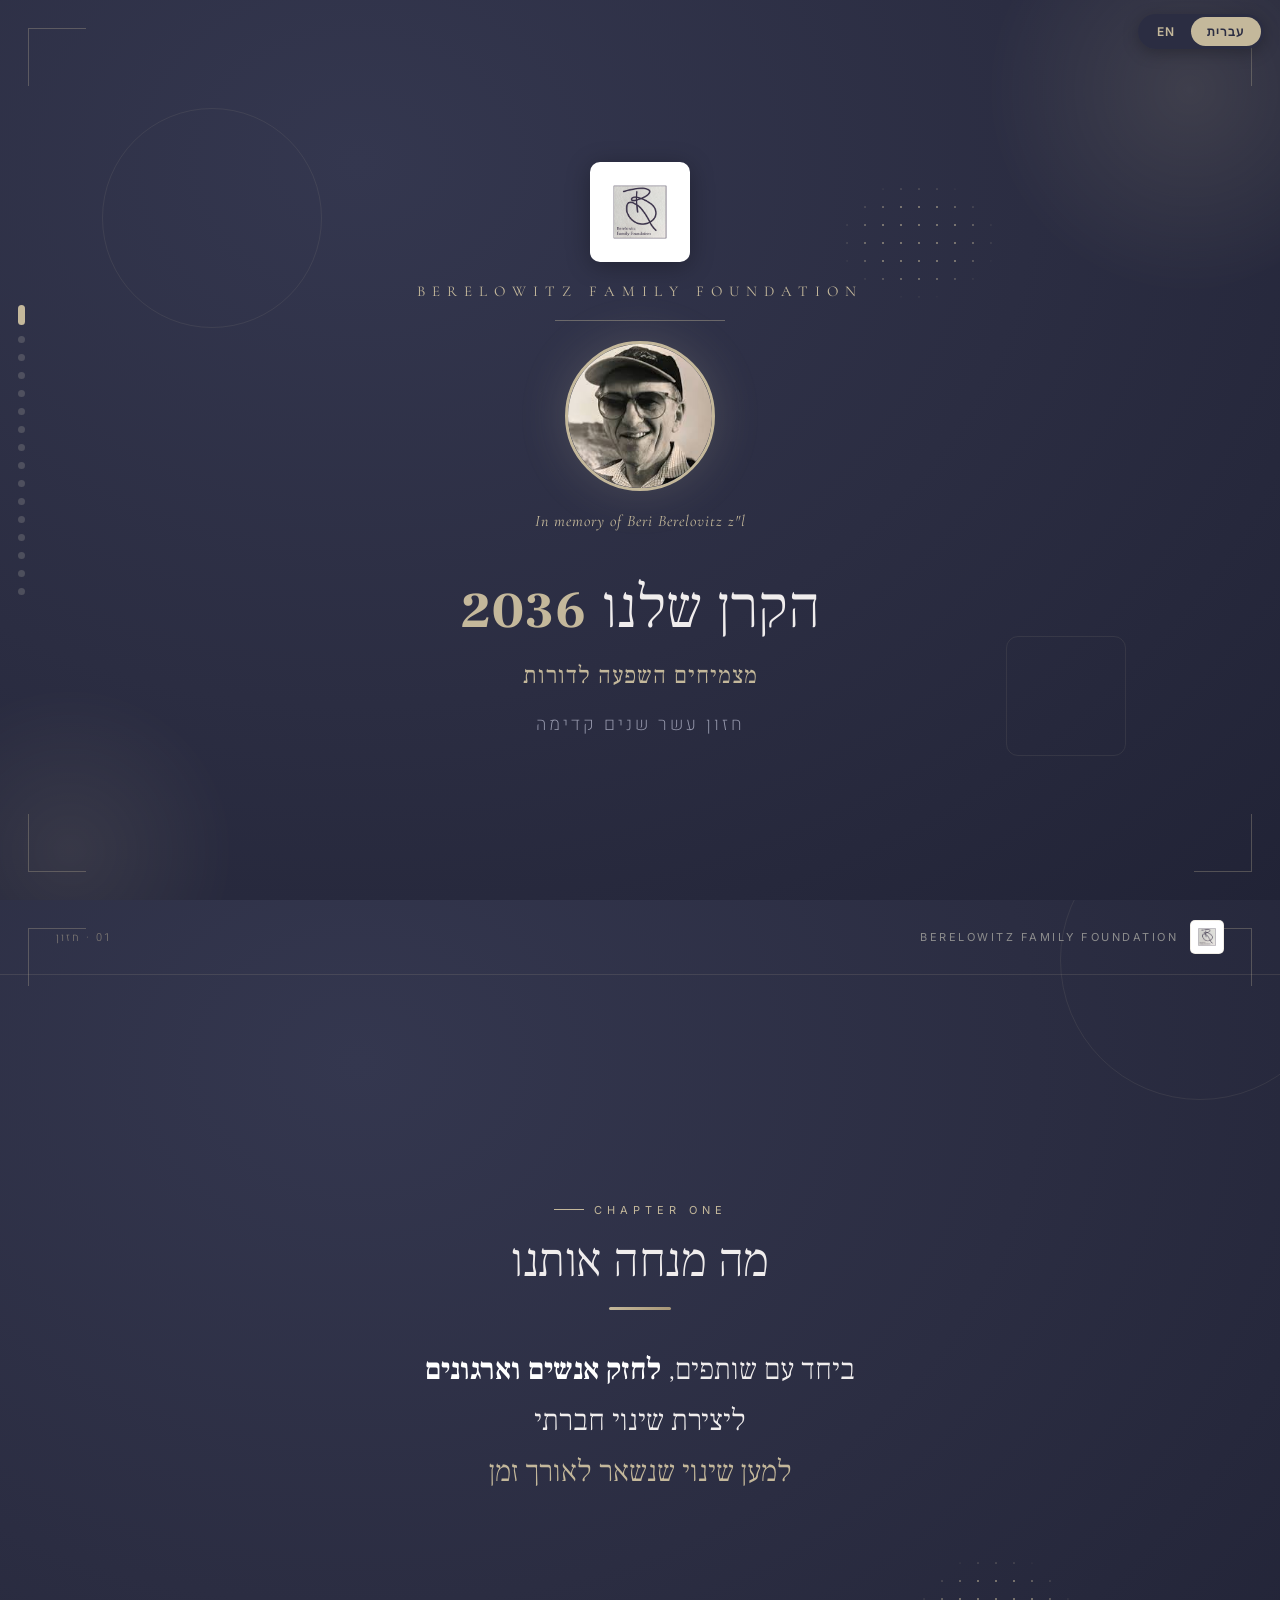
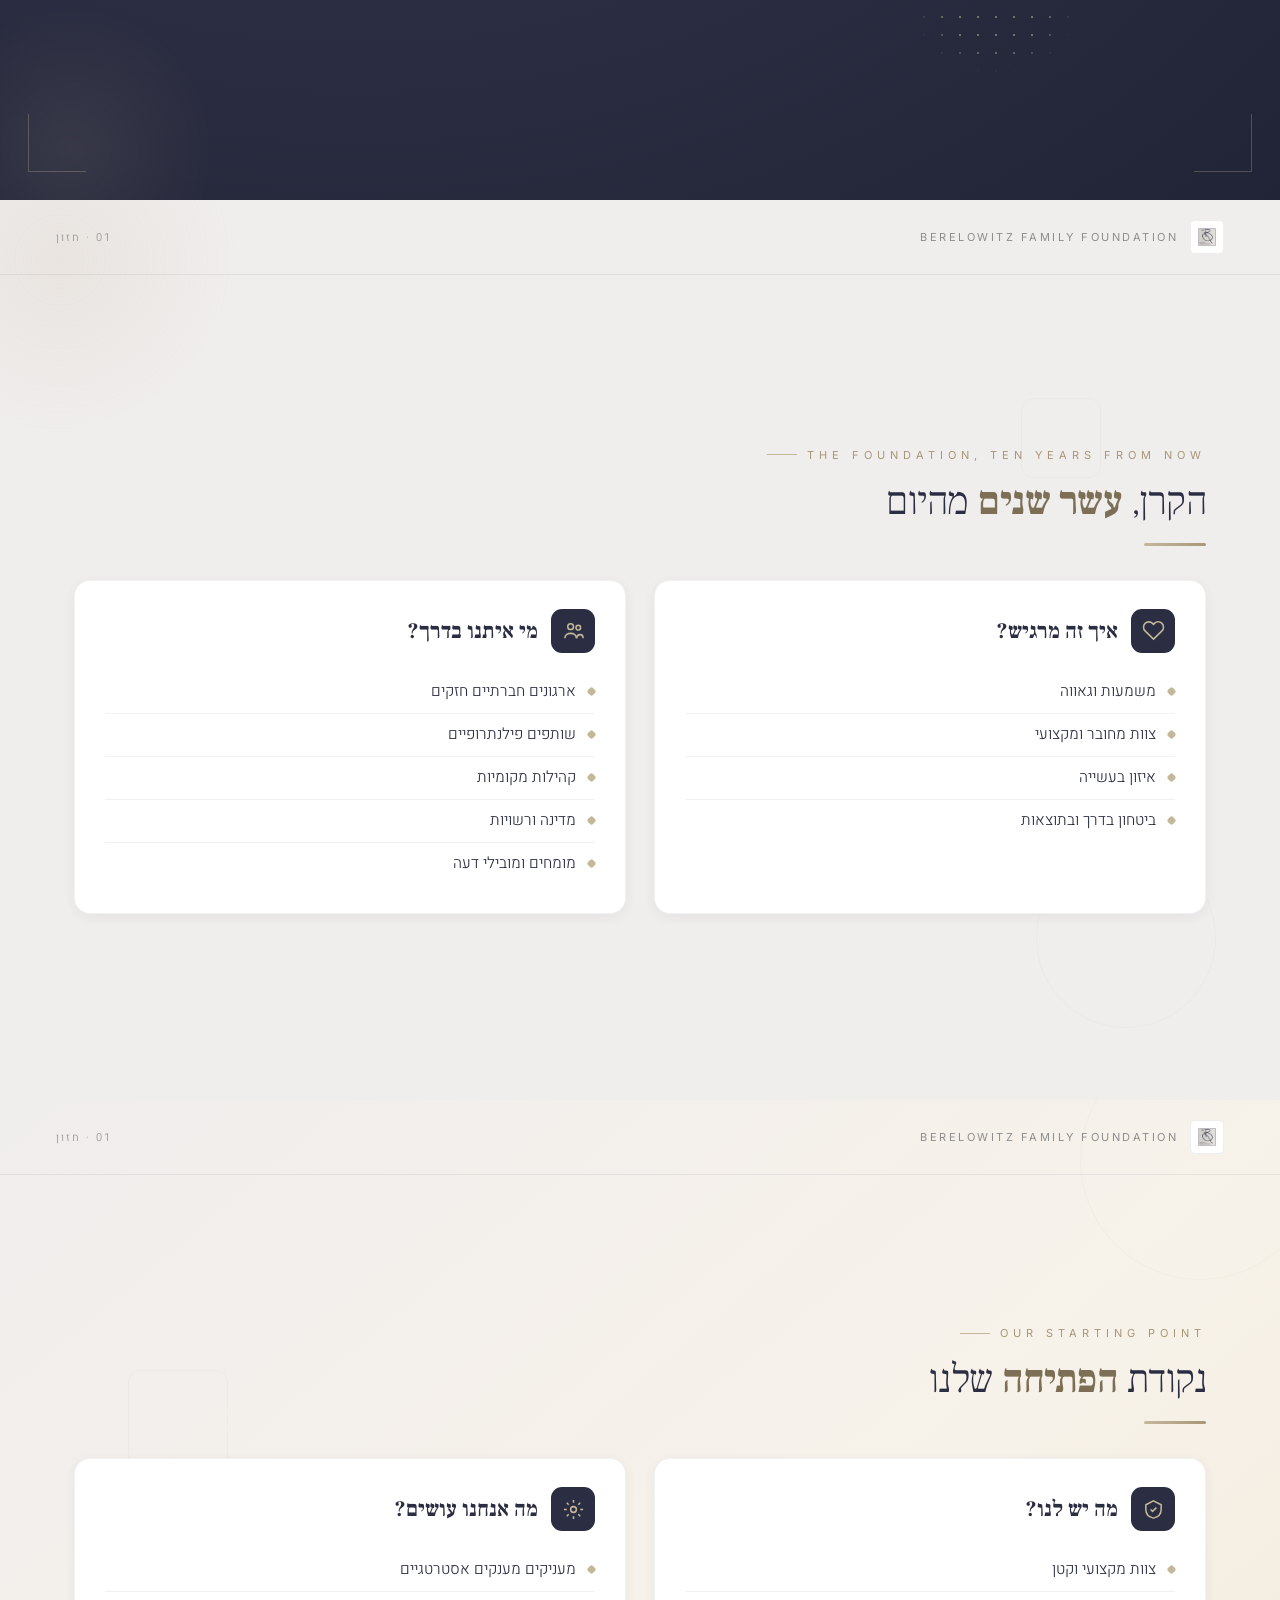
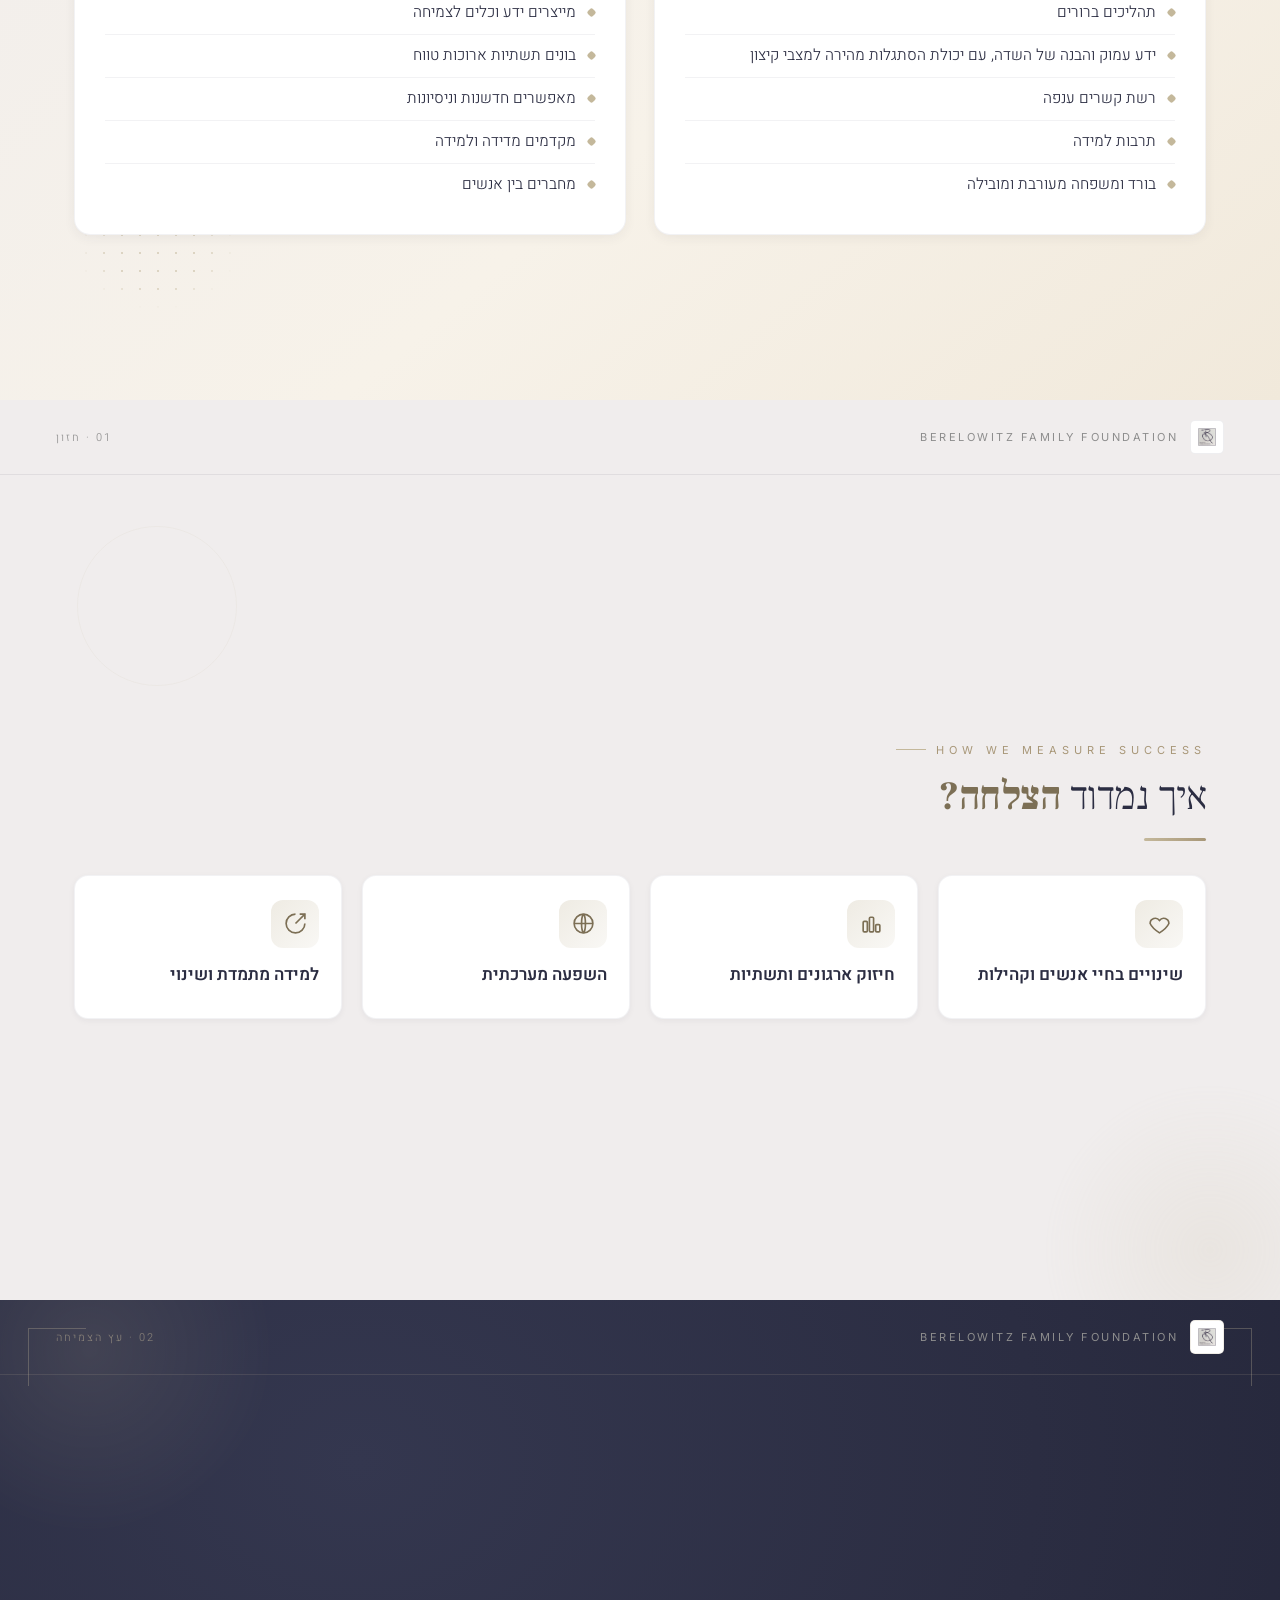
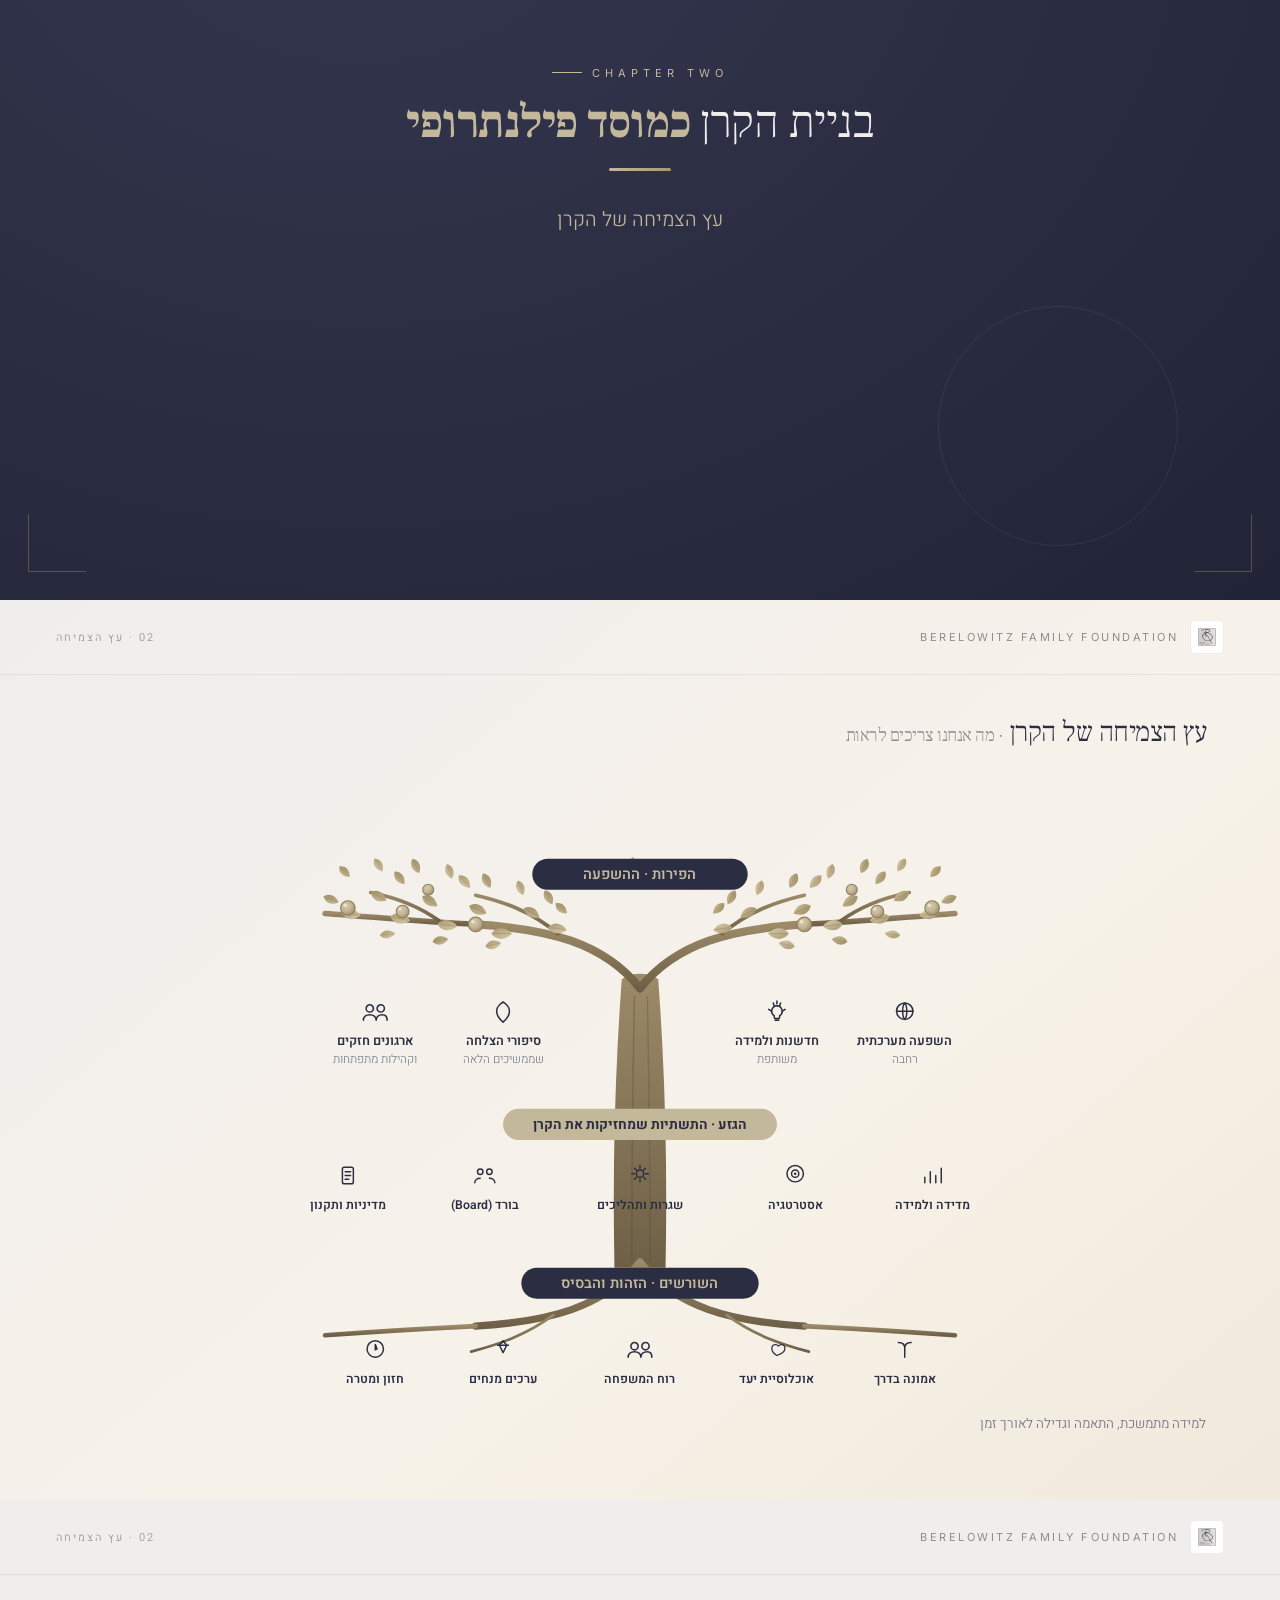
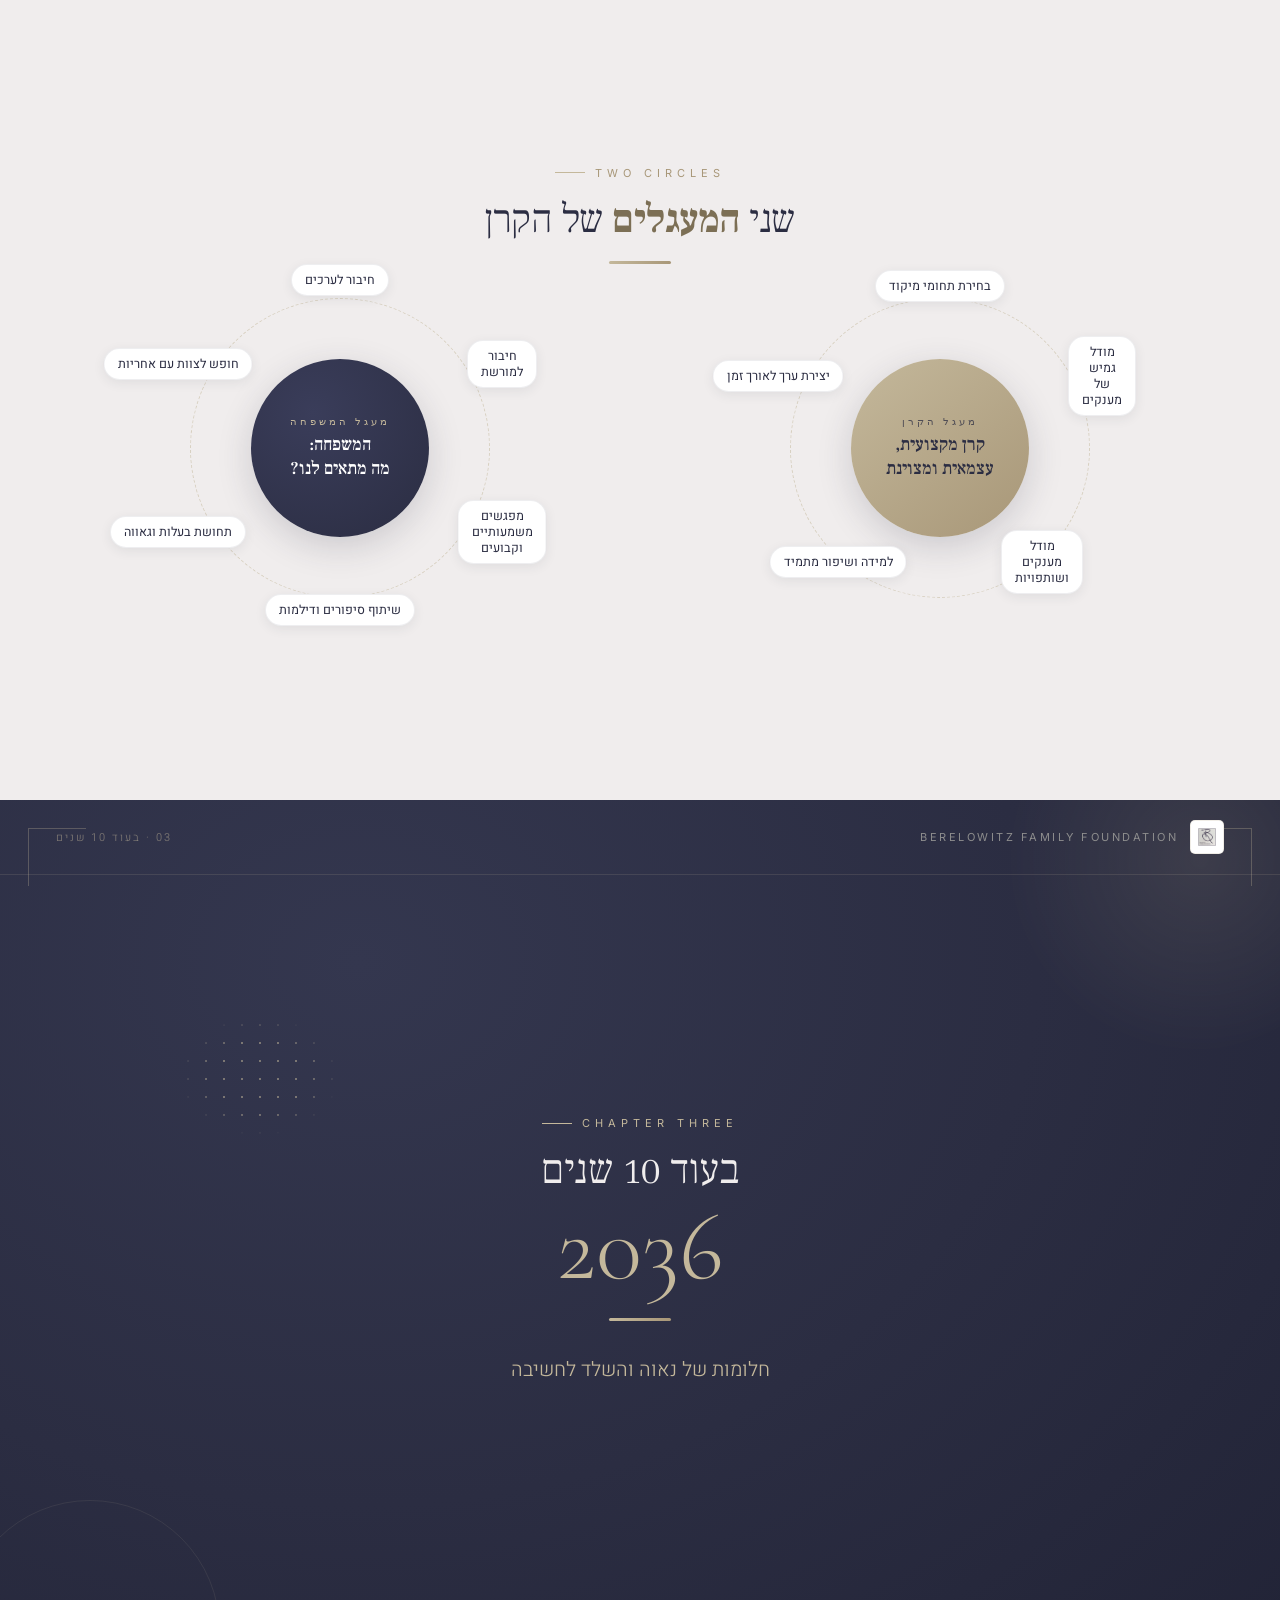
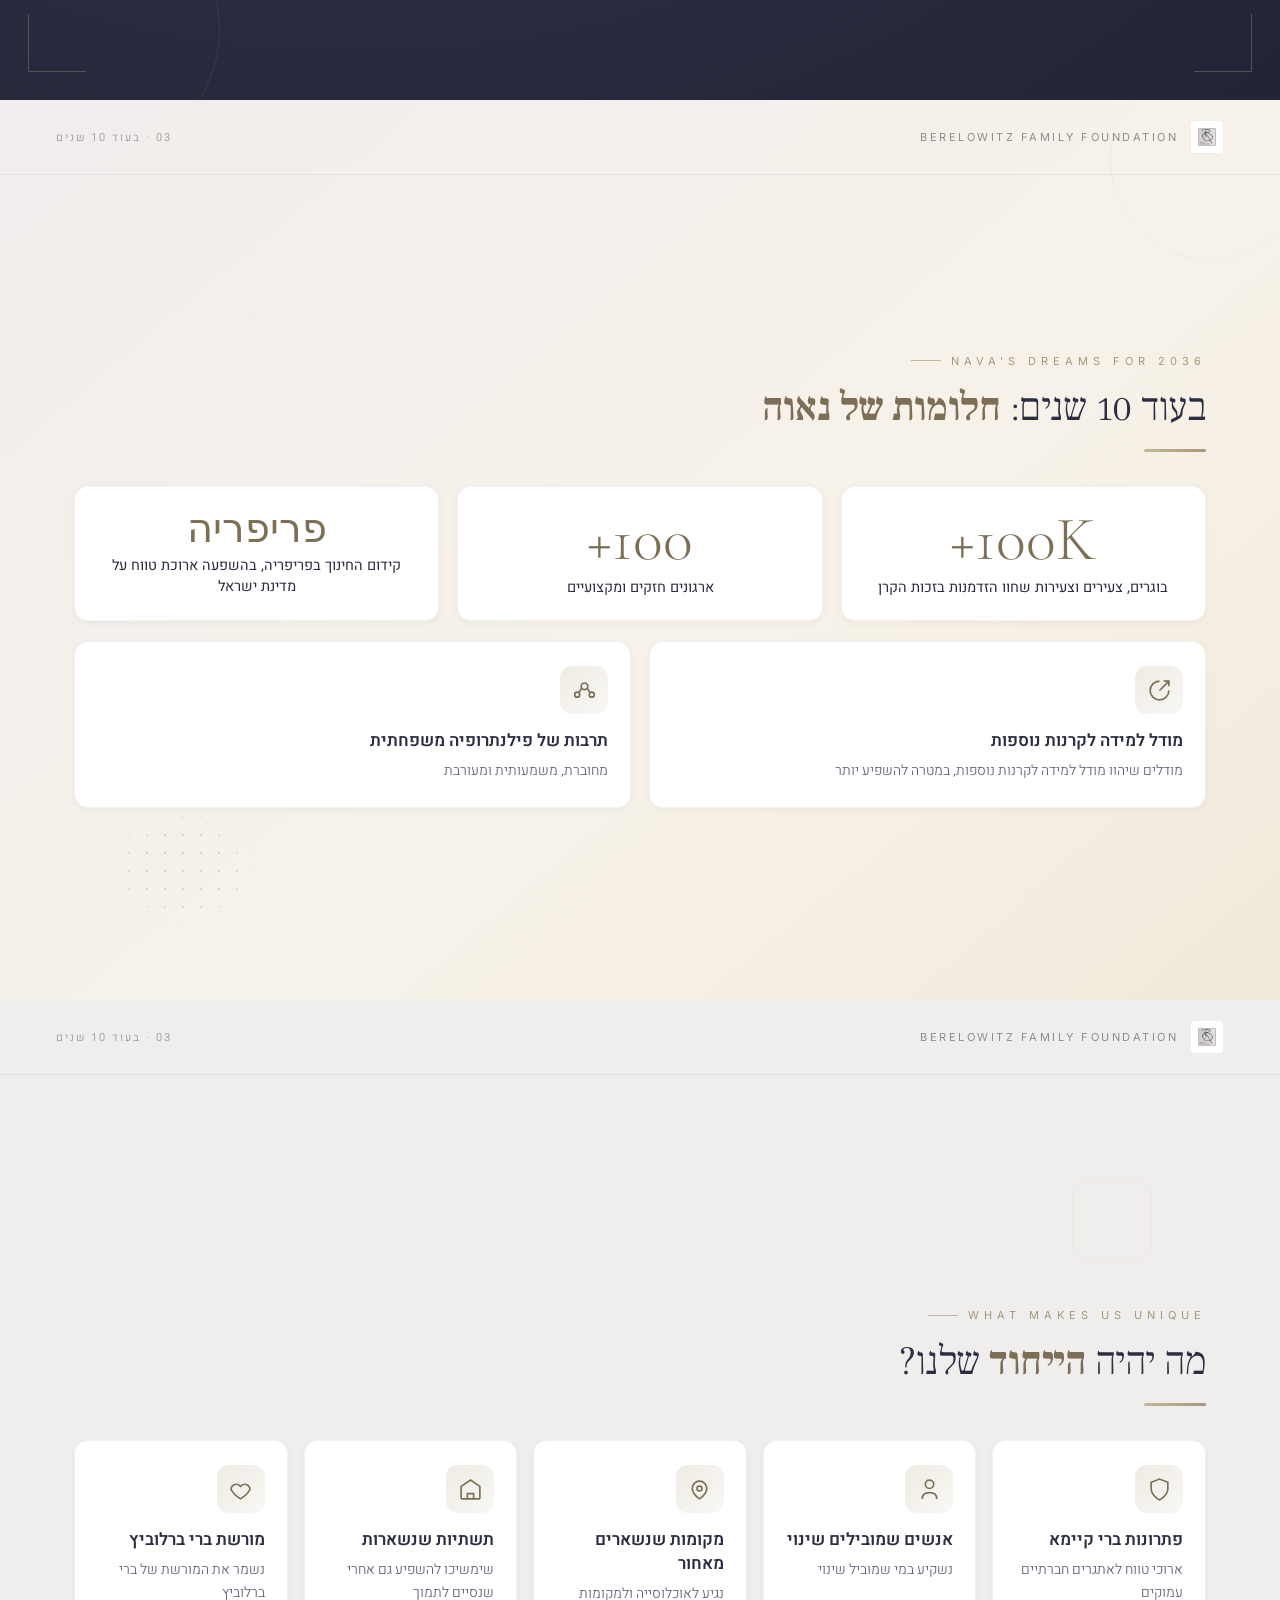
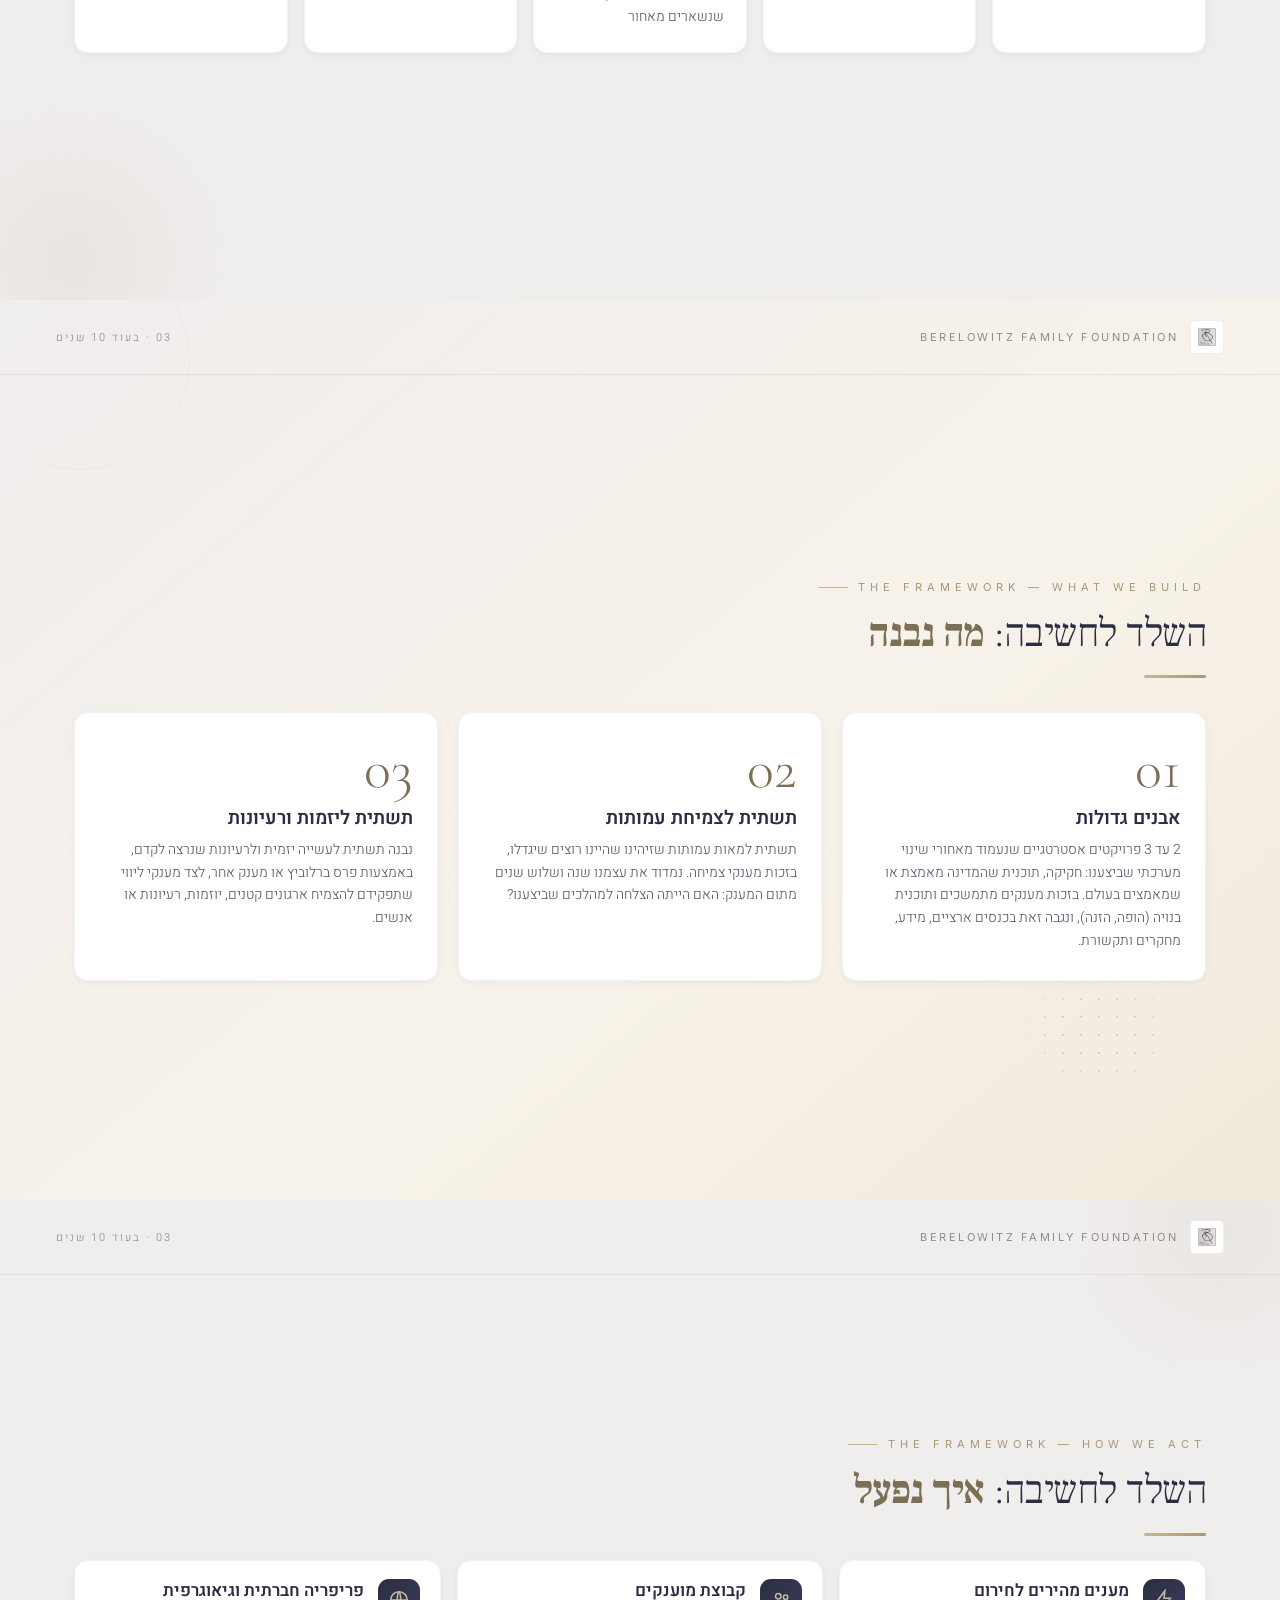
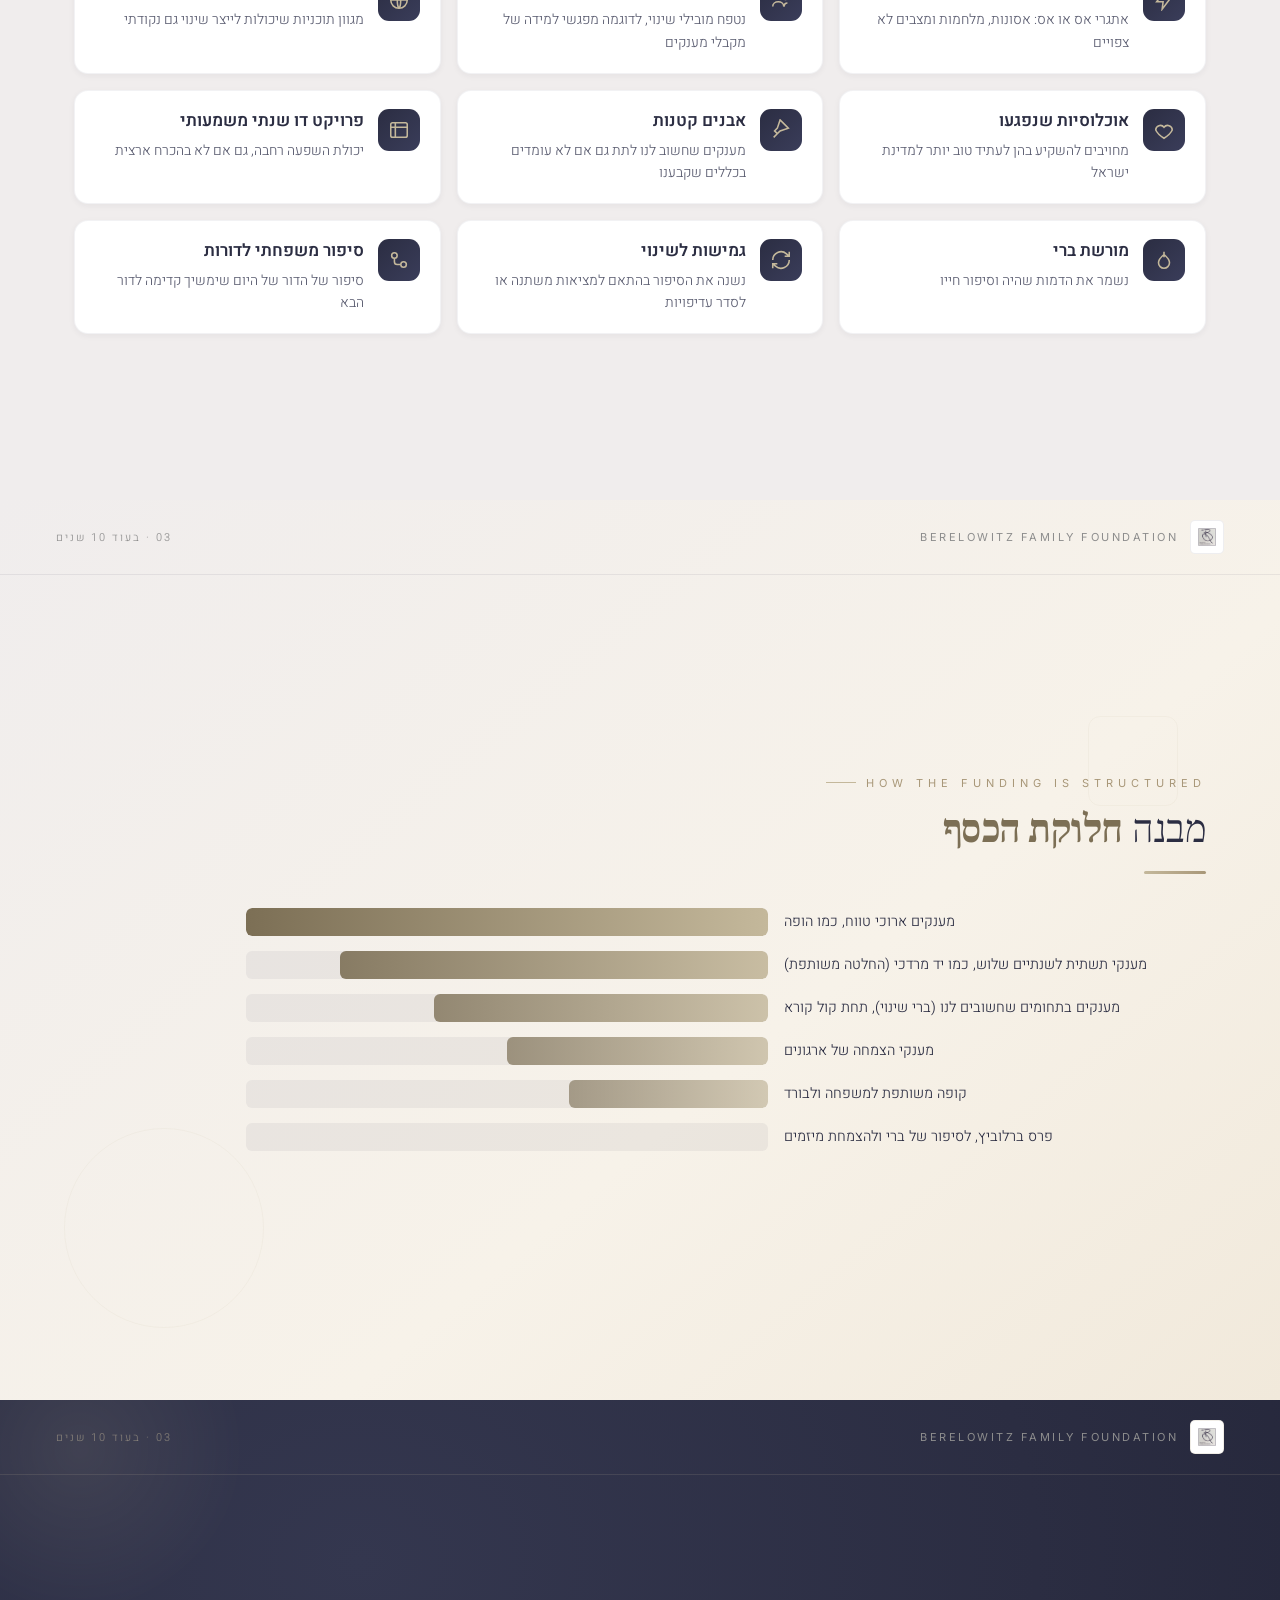
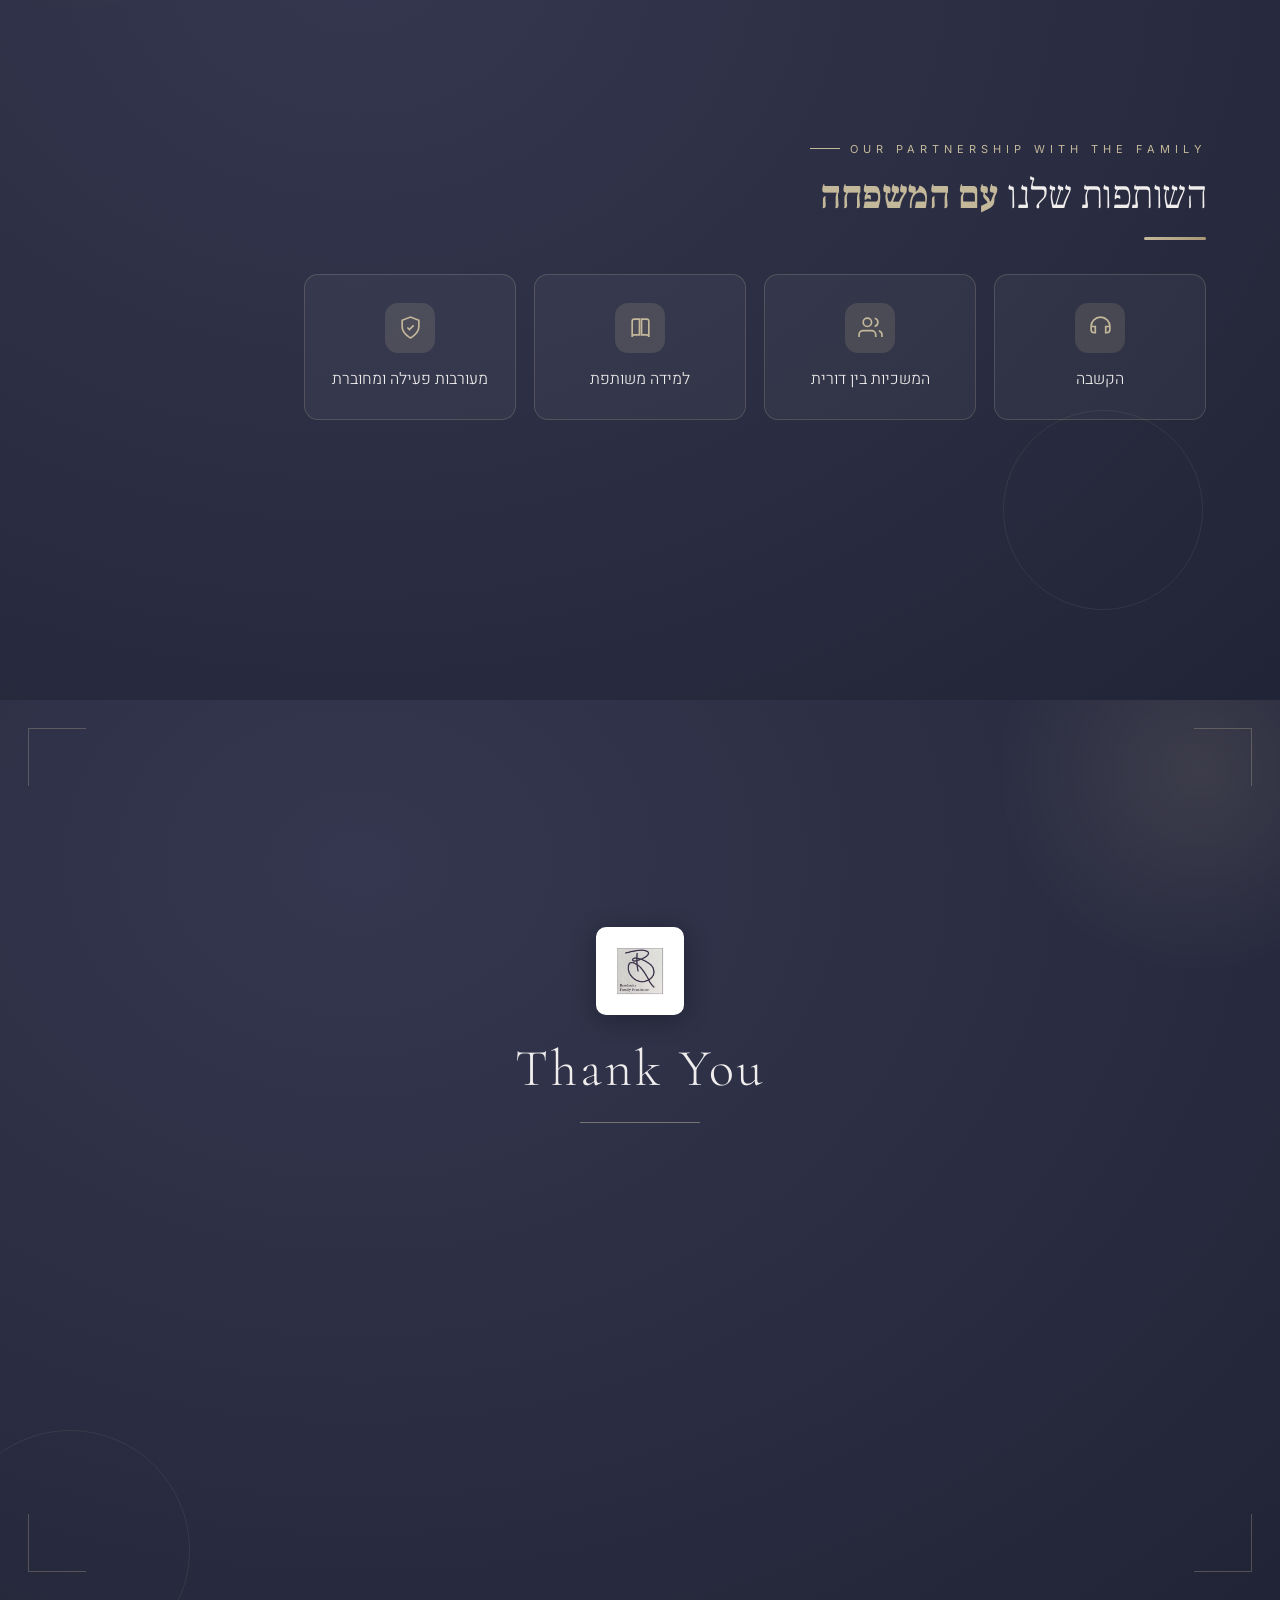
<file: vision-2036.html>
<!DOCTYPE html>
<html lang="he" dir="rtl">
<head>
<meta charset="UTF-8">
<meta name="viewport" content="width=device-width, initial-scale=1.0">
<title>Berelowitz Family Foundation · Vision 2036</title>
<link href="https://fonts.googleapis.com/css2?family=Cormorant+Garamond:ital,wght@0,300;0,400;0,500;0,600;0,700;1,300;1,400&family=Frank+Ruhl+Libre:wght@300;400;500;700;900&family=Heebo:wght@100;200;300;400;500;600;700;800;900&family=Inter:wght@300;400;500;600;700&display=swap" rel="stylesheet">
<style>
:root {
  --ink: #2B2D42;
  --ink-2: #3A3D5A;
  --ink-deep: #212336;
  --warm: #C4B89B;
  --warm-deep: #A89778;
  --warm-dark: #7C6F55;
  --light: #F0EDED;
  --alt: #F7F5F3;
  --cream: #F7F2E9;
  --border: #8D8D8D;
  --white: #FFFFFF;
}
* { margin: 0; padding: 0; box-sizing: border-box; }
html { scroll-snap-type: y mandatory; overflow-y: scroll; scroll-behavior: smooth; }
body { font-family: 'Heebo', 'Inter', sans-serif; background: var(--light); color: var(--ink); }
.font-heading { font-family: 'Cormorant Garamond', serif; }
.font-serif-he { font-family: 'Frank Ruhl Libre', serif; }

/* ===== Slides ===== */
.slide {
  height: 100vh; min-height: 100vh;
  scroll-snap-align: start; scroll-snap-stop: always;
  position: relative; overflow: hidden;
  display: flex; align-items: center;
}
.slide.dark { background: radial-gradient(ellipse at 28% 18%, #34374f 0%, #2B2D42 52%, #212336 100%); }
.slide.light { background: var(--light); }
.slide.warmwash { background: linear-gradient(140deg, #F0EDED 0%, #F7F2E9 60%, #F1E9DB 100%); }

/* ===== Geometric background shapes ===== */
.bg-shapes { position: absolute; inset: 0; z-index: 0; pointer-events: none; overflow: hidden; }
.shape { position: absolute; opacity: 0.5; }
.blob {
  border-radius: 42% 58% 63% 37% / 42% 45% 55% 58%;
  filter: blur(2px);
}
.ring { border-radius: 50%; border: 1.5px solid var(--warm); opacity: 0.10; }
.sq { border: 1.5px solid var(--warm); opacity: 0.10; border-radius: 12px; }
.dotgrid {
  position: absolute; width: 160px; height: 120px; opacity: 0.5;
  background-image: radial-gradient(var(--warm) 1.4px, transparent 1.4px);
  background-size: 18px 18px;
  -webkit-mask-image: radial-gradient(closest-side, #000 60%, transparent);
          mask-image: radial-gradient(closest-side, #000 60%, transparent);
}
.float-slow { animation: floaty 9s ease-in-out infinite; }
.float-mid  { animation: floaty 7s ease-in-out infinite; }
.float-rev  { animation: floaty 8s ease-in-out infinite reverse; }
.spin-slow  { animation: spin 40s linear infinite; }
@keyframes floaty { 0%,100%{ transform: translateY(0) } 50%{ transform: translateY(-22px) } }
@keyframes spin { to { transform: rotate(360deg) } }

/* ===== Header ===== */
.slide-header {
  position: absolute; top: 0; left: 0; right: 0; z-index: 20;
  display: flex; align-items: center; justify-content: space-between;
  padding: 18px 24px;
}
@media (min-width: 768px) { .slide-header { padding: 20px 56px; } }
.slide-header.on-light { border-bottom: 1px solid rgba(43,45,66,0.08); }
.slide-header.on-dark { border-bottom: 1px solid rgba(196,184,155,0.14); }
.header-left { display: flex; align-items: center; gap: 12px; }
.header-logo-box { width: 34px; height: 34px; border-radius: 5px; display: flex; align-items: center; justify-content: center; overflow: hidden; }
.header-logo-box.on-light { background: #fff; border: 1px solid rgba(43,45,66,0.08); }
.header-logo-box.on-dark { background: #fff; border: 1px solid rgba(196,184,155,0.25); }
.header-logo-box img { width: 26px; height: 26px; object-fit: contain; }
.header-label { font-size: 11px; text-transform: uppercase; letter-spacing: 2.5px; color: var(--border); font-family: 'Inter', sans-serif; }
.header-num { font-size: 11px; letter-spacing: 2px; font-family: 'Heebo', sans-serif; font-weight: 300; }
.header-num.on-light { color: var(--border); }
.header-num.on-dark { color: rgba(196,184,155,0.55); }

/* ===== Animations ===== */
.anim { opacity: 0; transform: translateY(24px); transition: opacity 0.7s cubic-bezier(.2,.7,.2,1), transform 0.7s cubic-bezier(.2,.7,.2,1); }
.anim.visible { opacity: 1; transform: translateY(0); }
.anim-x { opacity: 0; transform: translateX(28px); transition: opacity 0.7s ease, transform 0.7s ease; }
.anim-x.visible { opacity: 1; transform: translateX(0); }
.anim-photo { opacity: 0; transform: scale(0.92); transition: opacity 0.9s ease, transform 0.9s ease; }
.anim-photo.visible { opacity: 1; transform: scale(1); }
.anim-grow { opacity: 0; transition: opacity 1s ease; }
.anim-grow.visible { opacity: 1; }

/* ===== Decorative corners ===== */
.corner { position: absolute; width: 58px; height: 58px; opacity: 0.3; z-index: 3; }
.corner.tl { top: 28px; left: 28px; border-top: 1px solid var(--warm); border-left: 1px solid var(--warm); }
.corner.tr { top: 28px; right: 28px; border-top: 1px solid var(--warm); border-right: 1px solid var(--warm); }
.corner.bl { bottom: 28px; left: 28px; border-bottom: 1px solid var(--warm); border-left: 1px solid var(--warm); }
.corner.br { bottom: 28px; right: 28px; border-bottom: 1px solid var(--warm); border-right: 1px solid var(--warm); }

/* ===== Dot nav + progress ===== */
.dot-nav { position: fixed; left: 18px; top: 50%; transform: translateY(-50%); z-index: 50; display: flex; flex-direction: column; gap: 11px; }
.dot-nav button { width: 7px; height: 7px; border-radius: 50%; border: none; cursor: pointer; background: rgba(141,141,141,0.35); transition: all 0.3s; padding: 0; }
.dot-nav button:hover { background: var(--warm-deep); }
.dot-nav button.active { background: var(--warm); height: 20px; border-radius: 4px; }
@media print { .dot-nav { display: none; } }
.progress-bar { position: fixed; top: 0; left: 0; height: 3px; background: linear-gradient(90deg, var(--warm-dark), var(--warm)); z-index: 60; width: 0; transition: width 0.3s ease; }

/* ===== Content shell ===== */
.content { max-width: 1180px; margin: 0 auto; width: 100%; position: relative; z-index: 10; padding: 0 24px; }
.kicker { display: inline-flex; align-items: center; gap: 10px; font-family: 'Inter', sans-serif; font-size: 11px; text-transform: uppercase; letter-spacing: 5px; color: var(--warm-deep); margin-bottom: 16px; }
.kicker::before { content: ''; width: 30px; height: 1px; background: var(--warm); }
.kicker.on-dark { color: var(--warm); }
.title { font-family: 'Frank Ruhl Libre', serif; font-weight: 300; font-size: 40px; color: var(--ink); line-height: 1.18; letter-spacing: -0.5px; }
.title.on-dark { color: var(--light); }
.title b, .title .accent { font-weight: 700; color: var(--warm-dark); }
.title.on-dark b, .title.on-dark .accent { color: var(--warm); }
.rule { width: 62px; height: 3px; background: linear-gradient(90deg,var(--warm),var(--warm-deep)); margin: 18px 0 34px; border-radius: 3px; }
.rule.centered { margin-inline: auto; }

/* ===== Chapter divider (fully centered) ===== */
.chapter { max-width: 860px; margin: 0 auto; width: 100%; position: relative; z-index: 10;
  display: flex; flex-direction: column; align-items: center; text-align: center; padding: 0 24px; }
.chapter .kicker { margin-inline: auto; }
.chapter .rule { margin-inline: auto; }
.chapter .title { text-align: center; }

/* ===== Two circles (orbit) ===== */
.circles-wrap { display: flex; justify-content: center; align-items: center; gap: 300px; margin-top: 30px; flex-wrap: wrap; }
.orbit { position: relative; width: 300px; height: 300px; flex-shrink: 0; }
.orbit-core { position: absolute; top: 50%; left: 50%; transform: translate(-50%,-50%);
  width: 178px; height: 178px; border-radius: 50%; display: flex; flex-direction: column;
  align-items: center; justify-content: center; text-align: center; gap: 6px; padding: 18px;
  box-shadow: 0 10px 34px rgba(43,45,66,0.18); z-index: 3; }
.orbit-kicker { font-family: 'Inter', sans-serif; font-size: 10px; letter-spacing: 3px; text-transform: uppercase; }
.orbit-title { font-family: 'Frank Ruhl Libre', serif; font-weight: 500; font-size: 18px; line-height: 1.3; }
.orbit::before { content: ''; position: absolute; inset: 0; border-radius: 50%; border: 1.5px dashed rgba(196,184,155,0.55); }
.petal { position: absolute; background: #fff; border: 1px solid rgba(43,45,66,0.08);
  box-shadow: 0 3px 12px rgba(43,45,66,0.08); border-radius: 16px; padding: 7px 13px;
  font-family: 'Heebo', sans-serif; font-weight: 400; font-size: 12.5px; line-height: 1.28; color: var(--ink);
  text-align: center; max-width: 150px; white-space: normal;
  transform: translate(-50%,-50%); transition: transform 0.3s ease, box-shadow 0.3s ease; z-index: 4; }
.petal:hover { box-shadow: 0 8px 20px rgba(43,45,66,0.16); z-index: 6; }
/* 5-petal ring positions (top, then clockwise) */
.p1 { top: -4%; left: 50%; } .p2 { top: 26%; left: 104%; } .p3 { top: 88%; left: 84%; }
.p4 { top: 88%; left: 16%; } .p5 { top: 26%; left: -4%; }
/* 6-petal ring positions */
.q1 { top: -6%; left: 50%; } .q2 { top: 22%; left: 104%; } .q3 { top: 78%; left: 104%; }
.q4 { top: 104%; left: 50%; } .q5 { top: 78%; left: -4%; }  .q6 { top: 22%; left: -4%; }
@media (max-width: 1100px) { .circles-wrap { gap: 120px; } }
@media (max-width: 760px) { .circles-wrap { gap: 40px; } .orbit { transform: scale(0.8); } }

/* ===== Cards / grids ===== */
.grid { display: grid; gap: 18px; }
.g2 { grid-template-columns: repeat(2,1fr); }
.g3 { grid-template-columns: repeat(3,1fr); }
.g4 { grid-template-columns: repeat(4,1fr); }
.g5 { grid-template-columns: repeat(5,1fr); }

.fcard { background: var(--white); border-radius: 14px; padding: 24px 22px; border: 1px solid rgba(43,45,66,0.06); box-shadow: 0 2px 6px rgba(43,45,66,0.05); transition: transform 0.35s cubic-bezier(.2,.7,.2,1), box-shadow 0.35s ease, border-color 0.35s ease; position: relative; overflow: hidden; }
.fcard::after { content: ''; position: absolute; top: 0; right: 0; width: 4px; height: 100%; background: linear-gradient(var(--warm),var(--warm-deep)); transform: scaleY(0); transform-origin: top; transition: transform 0.4s ease; }
.fcard:hover { transform: translateY(-6px); box-shadow: 0 18px 40px rgba(43,45,66,0.14); border-color: rgba(196,184,155,0.6); }
.fcard:hover::after { transform: scaleY(1); }
.fcard .ic { width: 48px; height: 48px; border-radius: 12px; margin-bottom: 15px; display: flex; align-items: center; justify-content: center; background: linear-gradient(135deg, rgba(196,184,155,0.28), rgba(196,184,155,0.10)); color: var(--warm-dark); }
.actcard { display: flex; align-items: flex-start; gap: 14px; padding: 18px 20px; }
.actcard .ic-sm { width: 42px; height: 42px; border-radius: 11px; flex-shrink: 0; display: flex; align-items: center; justify-content: center; background: linear-gradient(135deg, var(--ink), var(--ink-2)); color: var(--warm); }
.actcard .ic-sm svg { width: 22px; height: 22px; }
.actcard h4 { font-family: 'Heebo', sans-serif; font-weight: 600; font-size: 15.5px; color: var(--ink); margin-bottom: 4px; }
.actcard p { font-family: 'Heebo', sans-serif; font-weight: 300; font-size: 13.5px; line-height: 1.55; color: #5A5C70; }
.fcard .ic svg { width: 25px; height: 25px; }
.fcard h4 { font-family: 'Heebo', sans-serif; font-weight: 600; font-size: 17px; color: var(--ink); margin-bottom: 7px; line-height: 1.4; }
.fcard p { font-family: 'Heebo', sans-serif; font-weight: 300; font-size: 14px; line-height: 1.62; color: #5A5C70; }

.listcard { background: var(--white); border-radius: 16px; padding: 28px 30px; border: 1px solid rgba(43,45,66,0.06); box-shadow: 0 3px 12px rgba(43,45,66,0.06); position: relative; overflow: hidden; }
.listcard .lc-head { display: flex; align-items: center; gap: 13px; margin-bottom: 18px; }
.listcard .lc-ic { width: 44px; height: 44px; border-radius: 11px; display: flex; align-items: center; justify-content: center; background: var(--ink); color: var(--warm); flex-shrink: 0; }
.listcard .lc-ic svg { width: 23px; height: 23px; }
.listcard h4 { font-family: 'Frank Ruhl Libre', serif; font-weight: 700; font-size: 22px; color: var(--ink); }
.chip { display: flex; align-items: flex-start; gap: 12px; padding: 9px 0; border-bottom: 1px solid rgba(43,45,66,0.06); }
.chip:last-child { border-bottom: none; }
.chip .dot { width: 7px; height: 7px; background: var(--warm); border-radius: 2px; transform: rotate(45deg); margin-top: 8px; flex-shrink: 0; }
.chip span { font-family: 'Heebo', sans-serif; font-weight: 300; font-size: 15.5px; line-height: 1.55; color: var(--ink); }

/* ===== Statement (dark chapter) ===== */
.statement { font-family: 'Frank Ruhl Libre', serif; font-weight: 300; font-size: 30px; line-height: 1.7; color: var(--light); }
.statement b { font-weight: 700; color: #fff; }
.statement.warm { color: var(--warm); }
.chapter-sub { font-family: 'Heebo', sans-serif; font-weight: 300; font-size: 20px; color: var(--warm); }

/* ===== Metric ===== */
.metric .n { font-family: 'Cormorant Garamond', serif; font-weight: 300; font-size: 62px; color: var(--warm-dark); line-height: 1; }
.metric.on-dark .n { color: var(--warm); }
.metric .lbl { font-family: 'Heebo', sans-serif; font-weight: 400; font-size: 14.5px; color: var(--ink); margin-top: 6px; line-height: 1.45; }

/* ===== Print ===== */
@media print {
  html { scroll-snap-type: none; }
  .slide { height: 100vh; min-height: 100vh; max-height: 100vh; overflow: hidden; scroll-snap-align: none; page-break-after: always; page-break-inside: avoid; }
  .slide:last-child { page-break-after: auto; }
  .dot-nav, .progress-bar, .float-slow, .float-mid, .float-rev, .spin-slow { animation: none !important; }
  .anim, .anim-x, .anim-photo, .anim-grow { opacity: 1 !important; transform: none !important; }
  @page { size: landscape; margin: 0; }
}
@media (max-width: 960px) {
  .g2,.g3,.g4,.g5 { grid-template-columns: 1fr 1fr !important; }
  .slide { height: auto; min-height: 100vh; padding-bottom: 40px; }
  .slide-header { padding: 12px 16px !important; }
  .header-label { display: none; }
  .title { font-size: 28px; }
}
</style>

<style>
  .lang-toggle { position: fixed; top: 14px; right: 16px; z-index: 200; display: flex; gap: 0; background: rgba(43,45,66,0.9); border-radius: 20px; padding: 3px; box-shadow: 0 4px 16px rgba(0,0,0,0.25); }
  .lang-toggle button { border: none; cursor: pointer; font-family: 'Inter', sans-serif; font-size: 12px; font-weight: 600; letter-spacing: 1px; padding: 7px 16px; border-radius: 18px; background: transparent; color: #C4B89B; transition: all 0.25s; }
  .lang-toggle button.active { background: #C4B89B; color: #2B2D42; }
  #pane-en { display: none; }
  body.show-en #pane-he { display: none; }
  body.show-en #pane-en { display: block; }
  @media print { .lang-toggle { display: none; } }
</style>
</head>
<body>

<div class="lang-toggle" id="langToggle">
  <button id="btn-he" class="active" onclick="setLang('he')">עברית</button>
  <button id="btn-en" onclick="setLang('en')">EN</button>
</div>

<div id="pane-he" dir="rtl">


<div class="progress-bar" id="progressBar"></div>
<div class="dot-nav" id="dotNav"></div>

<!-- ========== 1 · COVER ========== -->
<div class="slide dark">
  <div class="bg-shapes">
    <div class="shape blob float-slow" style="width:420px;height:420px;top:-120px;right:-120px;background:radial-gradient(circle,#C4B89B 0%,transparent 70%);opacity:0.14;"></div>
    <div class="shape blob float-rev" style="width:340px;height:340px;bottom:-120px;left:-100px;background:radial-gradient(circle,#C4B89B 0%,transparent 70%);opacity:0.10;"></div>
    <div class="shape ring float-mid" style="width:220px;height:220px;top:12%;left:8%;"></div>
    <div class="shape sq spin-slow" style="width:120px;height:120px;bottom:16%;right:12%;"></div>
    <div class="dotgrid float-slow" style="top:20%;right:22%;"></div>
  </div>
  <div class="corner tl"></div><div class="corner tr"></div><div class="corner bl"></div><div class="corner br"></div>
  <div style="position:relative;z-index:10;width:100%;text-align:center;display:flex;flex-direction:column;align-items:center;gap:20px;padding:0 16px;">
    <div class="anim-photo" data-delay="200" style="width:100px;height:100px;border-radius:10px;background:#fff;display:flex;align-items:center;justify-content:center;box-shadow:0 4px 24px rgba(0,0,0,0.3);">
      <img src="logo-berelovitz.jpg" alt="Berelowitz Family Foundation" style="height:80px;width:80px;object-fit:contain;">
    </div>
    <p class="anim" data-delay="400" style="font-family:'Cormorant Garamond',serif;font-size:15px;text-transform:uppercase;letter-spacing:7px;color:var(--warm);">Berelowitz Family Foundation</p>
    <div class="anim" data-delay="500" style="width:170px;height:1px;background:var(--warm);opacity:0.4;"></div>
    <div class="anim-photo" data-delay="650" style="width:150px;height:150px;border-radius:50%;overflow:hidden;border:3px solid var(--warm);box-shadow:0 0 48px rgba(196,184,155,0.2);">
      <img src="beri-berelovitz.jpg" alt="Beri Berelovitz z'l" style="width:100%;height:100%;object-fit:cover;">
    </div>
    <p class="font-heading anim" data-delay="900" style="font-style:italic;font-size:16px;letter-spacing:1px;color:var(--warm);">In memory of Beri Berelovitz z"l</p>
    <div style="height:6px;"></div>
    <h1 class="anim" data-delay="1100" dir="rtl" style="font-family:'Frank Ruhl Libre',serif;font-size:60px;font-weight:300;color:var(--light);line-height:1.05;">הקרן שלנו <span style="color:var(--warm);font-weight:700;">2036</span></h1>
    <p class="anim" data-delay="1300" dir="rtl" style="font-family:'Frank Ruhl Libre',serif;font-weight:400;font-size:24px;color:var(--warm);letter-spacing:1px;">מצמיחים השפעה לדורות</p>
    <p class="anim" data-delay="1450" dir="rtl" style="font-family:'Heebo',sans-serif;font-weight:200;font-size:18px;letter-spacing:3px;color:#9A9CB0;">חזון עשר שנים קדימה</p>
  </div>
</div>

<!-- ========== 2 · CHAPTER ONE ========== -->
<div class="slide dark">
  <div class="bg-shapes">
    <div class="shape ring float-slow" style="width:280px;height:280px;top:-80px;right:-60px;"></div>
    <div class="shape blob float-rev" style="width:300px;height:300px;bottom:-100px;left:-80px;background:radial-gradient(circle,#C4B89B,transparent 70%);opacity:0.10;"></div>
    <div class="dotgrid float-mid" style="bottom:14%;right:16%;"></div>
  </div>
  <div class="corner tl"></div><div class="corner tr"></div><div class="corner bl"></div><div class="corner br"></div>
  <div class="slide-header on-dark"><div class="header-left"><div class="header-logo-box on-dark"><img src="logo-berelovitz.jpg" alt=""></div><span class="header-label">Berelowitz Family Foundation</span></div><span class="header-num on-dark">01 · חזון</span></div>
  <div class="chapter" dir="rtl">
    <p class="kicker on-dark anim" data-delay="0" dir="ltr">Chapter One</p>
    <h2 class="title on-dark anim" data-delay="150" style="font-size:48px;">מה מנחה אותנו</h2>
    <div class="rule centered anim" data-delay="300"></div>
    <p class="statement anim" data-delay="500">ביחד עם שותפים, <b>לחזק אנשים וארגונים</b></p>
    <p class="statement anim" data-delay="700">ליצירת שינוי חברתי</p>
    <p class="statement warm anim" data-delay="900">למען שינוי שנשאר לאורך זמן</p>
  </div>
</div>

<!-- ========== 3 · איך זה מרגיש + מי איתנו ========== -->
<div class="slide light" style="padding:92px 40px 40px;">
  <div class="bg-shapes">
    <div class="shape blob float-slow" style="width:360px;height:360px;top:-120px;left:-120px;background:radial-gradient(circle,#C4B89B,transparent 70%);opacity:0.16;"></div>
    <div class="shape ring float-rev" style="width:180px;height:180px;bottom:8%;right:5%;"></div>
    <div class="shape sq float-mid" style="width:80px;height:80px;top:22%;right:14%;"></div>
  </div>
  <div class="slide-header on-light"><div class="header-left"><div class="header-logo-box on-light"><img src="logo-berelovitz.jpg" alt=""></div><span class="header-label">Berelowitz Family Foundation</span></div><span class="header-num on-light">01 · חזון</span></div>
  <div class="content" dir="rtl">
    <p class="kicker anim" data-delay="0" dir="ltr">The Foundation, ten years from now</p>
    <h2 class="title anim" data-delay="100">הקרן, <b>עשר שנים</b> מהיום</h2>
    <div class="rule anim" data-delay="200"></div>
    <div class="grid g2" style="gap:28px;">
      <div class="listcard anim" data-delay="300">
        <div class="lc-head"><div class="lc-ic"><svg viewBox="0 0 24 24" fill="none" stroke="currentColor" stroke-width="1.6"><path d="M20.8 4.6a5.5 5.5 0 0 0-7.8 0L12 5.6l-1-1a5.5 5.5 0 0 0-7.8 7.8l1 1L12 21l7.8-7.6 1-1a5.5 5.5 0 0 0 0-7.8z"/></svg></div><h4>איך זה מרגיש?</h4></div>
        <div class="chip"><div class="dot"></div><span>משמעות וגאווה</span></div>
        <div class="chip"><div class="dot"></div><span>צוות מחובר ומקצועי</span></div>
        <div class="chip"><div class="dot"></div><span>איזון בעשייה</span></div>
        <div class="chip"><div class="dot"></div><span>ביטחון בדרך ובתוצאות</span></div>
      </div>
      <div class="listcard anim" data-delay="450">
        <div class="lc-head"><div class="lc-ic"><svg viewBox="0 0 24 24" fill="none" stroke="currentColor" stroke-width="1.6"><circle cx="9" cy="8" r="3"/><circle cx="17" cy="9" r="2.4"/><path d="M3 20c0-3 2.7-5 6-5s6 2 6 5"/><path d="M15.5 20c0-2.2 1.4-3.7 3.5-3.7s3 1.5 3 3.7"/></svg></div><h4>מי איתנו בדרך?</h4></div>
        <div class="chip"><div class="dot"></div><span>ארגונים חברתיים חזקים</span></div>
        <div class="chip"><div class="dot"></div><span>שותפים פילנתרופיים</span></div>
        <div class="chip"><div class="dot"></div><span>קהילות מקומיות</span></div>
        <div class="chip"><div class="dot"></div><span>מדינה ורשויות</span></div>
        <div class="chip"><div class="dot"></div><span>מומחים ומובילי דעה</span></div>
      </div>
    </div>
  </div>
</div>

<!-- ========== 4 · מה יש לנו + מה אנחנו עושים ========== -->
<div class="slide warmwash" style="padding:92px 40px 40px;">
  <div class="bg-shapes">
    <div class="shape ring float-slow" style="width:240px;height:240px;top:-60px;right:-40px;"></div>
    <div class="dotgrid float-rev" style="bottom:10%;left:6%;"></div>
    <div class="shape sq spin-slow" style="width:100px;height:100px;top:30%;left:10%;"></div>
  </div>
  <div class="slide-header on-light"><div class="header-left"><div class="header-logo-box on-light"><img src="logo-berelovitz.jpg" alt=""></div><span class="header-label">Berelowitz Family Foundation</span></div><span class="header-num on-light">01 · חזון</span></div>
  <div class="content" dir="rtl">
    <p class="kicker anim" data-delay="0" dir="ltr">Our starting point</p>
    <h2 class="title anim" data-delay="100">נקודת <b>הפתיחה</b> שלנו</h2>
    <div class="rule anim" data-delay="200"></div>
    <div class="grid g2" style="gap:28px;">
      <div class="listcard anim" data-delay="300">
        <div class="lc-head"><div class="lc-ic"><svg viewBox="0 0 24 24" fill="none" stroke="currentColor" stroke-width="1.6"><path d="M12 3l8 4v5c0 5-3.5 8-8 9-4.5-1-8-4-8-9V7z"/><path d="M9 12l2 2 4-4"/></svg></div><h4>מה יש לנו?</h4></div>
        <div class="chip"><div class="dot"></div><span>צוות מקצועי וקטן</span></div>
        <div class="chip"><div class="dot"></div><span>תהליכים ברורים</span></div>
        <div class="chip"><div class="dot"></div><span>ידע עמוק והבנה של השדה, עם יכולת הסתגלות מהירה למצבי קיצון</span></div>
        <div class="chip"><div class="dot"></div><span>רשת קשרים ענפה</span></div>
        <div class="chip"><div class="dot"></div><span>תרבות למידה</span></div>
        <div class="chip"><div class="dot"></div><span>בורד ומשפחה מעורבת ומובילה</span></div>
      </div>
      <div class="listcard anim" data-delay="450">
        <div class="lc-head"><div class="lc-ic"><svg viewBox="0 0 24 24" fill="none" stroke="currentColor" stroke-width="1.6"><circle cx="12" cy="12" r="3"/><path d="M12 2v3M12 19v3M2 12h3M19 12h3M5 5l2 2M17 17l2 2M19 5l-2 2M7 17l-2 2"/></svg></div><h4>מה אנחנו עושים?</h4></div>
        <div class="chip"><div class="dot"></div><span>מעניקים מענקים אסטרטגיים</span></div>
        <div class="chip"><div class="dot"></div><span>מייצרים ידע וכלים לצמיחה</span></div>
        <div class="chip"><div class="dot"></div><span>בונים תשתיות ארוכות טווח</span></div>
        <div class="chip"><div class="dot"></div><span>מאפשרים חדשנות וניסיונות</span></div>
        <div class="chip"><div class="dot"></div><span>מקדמים מדידה ולמידה</span></div>
        <div class="chip"><div class="dot"></div><span>מחברים בין אנשים</span></div>
      </div>
    </div>
  </div>
</div>

<!-- ========== 5 · איך נמדוד הצלחה ========== -->
<div class="slide light" style="padding:92px 40px 40px;">
  <div class="bg-shapes">
    <div class="shape blob float-slow" style="width:340px;height:340px;bottom:-120px;right:-100px;background:radial-gradient(circle,#C4B89B,transparent 70%);opacity:0.15;"></div>
    <div class="shape ring float-mid" style="width:160px;height:160px;top:14%;left:6%;"></div>
  </div>
  <div class="slide-header on-light"><div class="header-left"><div class="header-logo-box on-light"><img src="logo-berelovitz.jpg" alt=""></div><span class="header-label">Berelowitz Family Foundation</span></div><span class="header-num on-light">01 · חזון</span></div>
  <div class="content" dir="rtl">
    <p class="kicker anim" data-delay="0" dir="ltr">How we measure success</p>
    <h2 class="title anim" data-delay="100">איך נמדוד <b>הצלחה?</b></h2>
    <div class="rule anim" data-delay="200"></div>
    <div class="grid g4" style="gap:20px;">
      <div class="fcard anim" data-delay="300"><div class="ic"><svg viewBox="0 0 24 24" fill="none" stroke="currentColor" stroke-width="1.6"><path d="M12 21s-7-4.5-9-9a5 5 0 0 1 9-3 5 5 0 0 1 9 3c-2 4.5-9 9-9 9z"/></svg></div><h4>שינויים בחיי אנשים וקהילות</h4></div>
      <div class="fcard anim" data-delay="420"><div class="ic"><svg viewBox="0 0 24 24" fill="none" stroke="currentColor" stroke-width="1.6"><rect x="4" y="10" width="4" height="10" rx="1"/><rect x="10" y="6" width="4" height="14" rx="1"/><rect x="16" y="13" width="4" height="7" rx="1"/></svg></div><h4>חיזוק ארגונים ותשתיות</h4></div>
      <div class="fcard anim" data-delay="540"><div class="ic"><svg viewBox="0 0 24 24" fill="none" stroke="currentColor" stroke-width="1.6"><circle cx="12" cy="12" r="9"/><path d="M3 12h18M12 3c2.5 2.7 2.5 15.3 0 18M12 3c-2.5 2.7-2.5 15.3 0 18"/></svg></div><h4>השפעה מערכתית</h4></div>
      <div class="fcard anim" data-delay="660"><div class="ic"><svg viewBox="0 0 24 24" fill="none" stroke="currentColor" stroke-width="1.6"><path d="M12 3a9 9 0 1 0 9 9"/><path d="M21 3l-9 9"/><path d="M16 3h5v5"/></svg></div><h4>למידה מתמדת ושינוי</h4></div>
    </div>
  </div>
</div>

<!-- ========== 6 · CHAPTER TWO ========== -->
<div class="slide dark">
  <div class="bg-shapes">
    <div class="shape blob float-slow" style="width:380px;height:380px;top:-140px;left:-100px;background:radial-gradient(circle,#C4B89B,transparent 70%);opacity:0.12;"></div>
    <div class="shape ring float-rev" style="width:240px;height:240px;bottom:6%;right:8%;"></div>
  </div>
  <div class="corner tl"></div><div class="corner tr"></div><div class="corner bl"></div><div class="corner br"></div>
  <div class="slide-header on-dark"><div class="header-left"><div class="header-logo-box on-dark"><img src="logo-berelovitz.jpg" alt=""></div><span class="header-label">Berelowitz Family Foundation</span></div><span class="header-num on-dark">02 · עץ הצמיחה</span></div>
  <div class="chapter" dir="rtl">
    <p class="kicker on-dark anim" data-delay="0" dir="ltr">Chapter Two</p>
    <h2 class="title on-dark anim" data-delay="150" style="font-size:46px;">בניית הקרן <b>כמוסד פילנתרופי</b></h2>
    <div class="rule centered anim" data-delay="300"></div>
    <p class="chapter-sub anim" data-delay="500">עץ הצמיחה של הקרן</p>
  </div>
</div>

<!-- ========== 7 · THE TREE ========== -->
<div class="slide warmwash" style="padding:70px 40px 20px;">
  <div class="slide-header on-light"><div class="header-left"><div class="header-logo-box on-light"><img src="logo-berelovitz.jpg" alt=""></div><span class="header-label">Berelowitz Family Foundation</span></div><span class="header-num on-light">02 · עץ הצמיחה</span></div>
  <div class="content" dir="rtl" style="max-width:1180px;">
    <div class="text-center" style="margin-bottom:2px;">
      <h2 class="title anim" data-delay="100" style="font-size:28px;">עץ הצמיחה של הקרן <span style="color:#8D8D8D;font-weight:300;font-size:18px;">· מה אנחנו צריכים לראות</span></h2>
    </div>
    <div class="anim-grow" data-delay="250" style="display:flex;justify-content:center;">
      <svg viewBox="0 0 1240 720" style="width:100%;max-width:1180px;height:auto;max-height:80vh;" xmlns="http://www.w3.org/2000/svg" font-family="Heebo, sans-serif">
    <defs>
      <linearGradient id="bark" x1="0" y1="0" x2="0" y2="1"><stop offset="0" stop-color="#9C8A68"/><stop offset="1" stop-color="#6E6047"/></linearGradient>
      <linearGradient id="leafg" x1="0" y1="0" x2="1" y2="1"><stop offset="0" stop-color="#D8CCAC"/><stop offset="1" stop-color="#A8976F"/></linearGradient>
      <linearGradient id="leafg2" x1="0" y1="0" x2="1" y2="1"><stop offset="0" stop-color="#C9BC97"/><stop offset="1" stop-color="#9C8B63"/></linearGradient>
      <radialGradient id="fruitg" cx="38%" cy="34%" r="70%"><stop offset="0" stop-color="#D8C8A2"/><stop offset="0.5" stop-color="#C4B89B"/><stop offset="1" stop-color="#9E8C68"/></radialGradient>
      <!-- a single leaf shape, reused -->
      <g id="leaf"><path d="M0 0 C 7 -7 16 -8 22 0 C 16 8 7 7 0 0 Z"/><path d="M2 0 H 19" stroke="#877655" stroke-width="0.8" fill="none" opacity="0.5"/></g>
    </defs>

    <!-- ================= TRUNK (center vertical, tapered) ================= -->
    <path d="M600 250 C 592 360 590 460 592 566 L 648 566 C 650 460 648 360 640 250 C 628 242 612 242 600 250 Z" fill="url(#bark)"/>
    <path d="M614 268 C 612 360 611 460 611 560" stroke="#574B36" stroke-width="1.6" fill="none" opacity="0.35"/>
    <path d="M628 268 C 630 360 631 460 631 560" stroke="#574B36" stroke-width="1.6" fill="none" opacity="0.3"/>

    <!-- ================= CANOPY: two horizontal branch fans ================= -->
    <g stroke="url(#bark)" fill="none" stroke-linecap="round">
      <!-- right fan -->
      <path d="M620 260 C 660 210 720 195 800 190" stroke-width="9"/>
      <path d="M800 190 C 860 187 910 182 965 178" stroke-width="6"/>
      <path d="M710 200 C 740 175 770 165 800 158" stroke-width="4"/>
      <path d="M840 186 C 865 168 890 160 915 155" stroke-width="4"/>
      <!-- left fan -->
      <path d="M620 260 C 580 210 520 195 440 190" stroke-width="9"/>
      <path d="M440 190 C 380 187 330 182 275 178" stroke-width="6"/>
      <path d="M530 200 C 500 175 470 165 440 158" stroke-width="4"/>
      <path d="M400 186 C 375 168 350 160 325 155" stroke-width="4"/>
    </g>
    <!-- ===== LEAVES: dense, varied clusters along the fans ===== -->
    <g>
      <!-- right fan leaves -->
      <use href="#leaf" fill="url(#leafg)"  transform="translate(700,196) rotate(-8)  scale(0.95)"/>
      <use href="#leaf" fill="url(#leafg2)" transform="translate(730,182) rotate(-30) scale(0.9)"/>
      <use href="#leaf" fill="url(#leafg)"  transform="translate(760,200) rotate(0)   scale(1.05)"/>
      <use href="#leaf" fill="url(#leafg2)" transform="translate(788,178) rotate(-24) scale(0.95)"/>
      <use href="#leaf" fill="url(#leafg)"  transform="translate(820,192) rotate(-6)  scale(1)"/>
      <use href="#leaf" fill="url(#leafg2)" transform="translate(842,170) rotate(-34) scale(0.9)"/>
      <use href="#leaf" fill="url(#leafg)"  transform="translate(872,186) rotate(-12) scale(1)"/>
      <use href="#leaf" fill="url(#leafg2)" transform="translate(898,164) rotate(-30) scale(0.88)"/>
      <use href="#leaf" fill="url(#leafg)"  transform="translate(926,180) rotate(-6)  scale(0.95)"/>
      <use href="#leaf" fill="url(#leafg2)" transform="translate(950,166) rotate(-22) scale(0.82)"/>
      <use href="#leaf" fill="url(#leafg)"  transform="translate(806,150) rotate(-48) scale(0.85)"/>
      <use href="#leaf" fill="url(#leafg2)" transform="translate(878,146) rotate(-52) scale(0.8)"/>
      <!-- left fan leaves (mirrored) -->
      <use href="#leaf" fill="url(#leafg)"  transform="translate(540,196) rotate(188) scale(0.95)"/>
      <use href="#leaf" fill="url(#leafg2)" transform="translate(510,182) rotate(210) scale(0.9)"/>
      <use href="#leaf" fill="url(#leafg)"  transform="translate(480,200) rotate(180) scale(1.05)"/>
      <use href="#leaf" fill="url(#leafg2)" transform="translate(452,178) rotate(204) scale(0.95)"/>
      <use href="#leaf" fill="url(#leafg)"  transform="translate(420,192) rotate(186) scale(1)"/>
      <use href="#leaf" fill="url(#leafg2)" transform="translate(398,170) rotate(214) scale(0.9)"/>
      <use href="#leaf" fill="url(#leafg)"  transform="translate(368,186) rotate(192) scale(1)"/>
      <use href="#leaf" fill="url(#leafg2)" transform="translate(342,164) rotate(210) scale(0.88)"/>
      <use href="#leaf" fill="url(#leafg)"  transform="translate(314,180) rotate(186) scale(0.95)"/>
      <use href="#leaf" fill="url(#leafg2)" transform="translate(290,166) rotate(202) scale(0.82)"/>
      <use href="#leaf" fill="url(#leafg)"  transform="translate(434,150) rotate(228) scale(0.85)"/>
      <use href="#leaf" fill="url(#leafg2)" transform="translate(362,146) rotate(232) scale(0.8)"/>
      <!-- === extra fill layer: upward + gap-filling leaves === -->
      <!-- right -->
      <use href="#leaf" fill="url(#leafg2)" transform="translate(716,168) rotate(-62) scale(0.8)"/>
      <use href="#leaf" fill="url(#leafg)"  transform="translate(748,158) rotate(-70) scale(0.78)"/>
      <use href="#leaf" fill="url(#leafg2)" transform="translate(784,150) rotate(-64) scale(0.82)"/>
      <use href="#leaf" fill="url(#leafg)"  transform="translate(826,140) rotate(-72) scale(0.78)"/>
      <use href="#leaf" fill="url(#leafg2)" transform="translate(862,134) rotate(-66) scale(0.8)"/>
      <use href="#leaf" fill="url(#leafg)"  transform="translate(902,132) rotate(-58) scale(0.76)"/>
      <use href="#leaf" fill="url(#leafg2)" transform="translate(938,138) rotate(-46) scale(0.74)"/>
      <use href="#leaf" fill="url(#leafg)"  transform="translate(772,210) rotate(14)  scale(0.82)"/>
      <use href="#leaf" fill="url(#leafg2)" transform="translate(830,206) rotate(10)  scale(0.8)"/>
      <use href="#leaf" fill="url(#leafg)"  transform="translate(888,200) rotate(6)   scale(0.78)"/>
      <use href="#leaf" fill="url(#leafg2)" transform="translate(700,178) rotate(-42) scale(0.76)"/>
      <!-- left (mirrored) -->
      <use href="#leaf" fill="url(#leafg2)" transform="translate(524,168) rotate(242) scale(0.8)"/>
      <use href="#leaf" fill="url(#leafg)"  transform="translate(492,158) rotate(250) scale(0.78)"/>
      <use href="#leaf" fill="url(#leafg2)" transform="translate(456,150) rotate(244) scale(0.82)"/>
      <use href="#leaf" fill="url(#leafg)"  transform="translate(414,140) rotate(252) scale(0.78)"/>
      <use href="#leaf" fill="url(#leafg2)" transform="translate(378,134) rotate(246) scale(0.8)"/>
      <use href="#leaf" fill="url(#leafg)"  transform="translate(338,132) rotate(238) scale(0.76)"/>
      <use href="#leaf" fill="url(#leafg2)" transform="translate(302,138) rotate(226) scale(0.74)"/>
      <use href="#leaf" fill="url(#leafg)"  transform="translate(468,210) rotate(166) scale(0.82)"/>
      <use href="#leaf" fill="url(#leafg2)" transform="translate(410,206) rotate(170) scale(0.8)"/>
      <use href="#leaf" fill="url(#leafg)"  transform="translate(352,200) rotate(174) scale(0.78)"/>
      <use href="#leaf" fill="url(#leafg2)" transform="translate(540,178) rotate(222) scale(0.76)"/>
      <!-- crown top leaves over the center -->
      <use href="#leaf" fill="url(#leafg)"  transform="translate(600,150) rotate(-84) scale(0.8)"/>
      <use href="#leaf" fill="url(#leafg2)" transform="translate(632,150) rotate(-96) scale(0.8)"/>
      <use href="#leaf" fill="url(#leafg)"  transform="translate(612,132) rotate(-90) scale(0.72)"/>
    </g>
    <!-- ===== FRUITS: round gold berries at the branch tips ===== -->
    <g stroke="#8F7F5E" stroke-width="1.2">
      <circle cx="800" cy="190" r="8" fill="url(#fruitg)"/>
      <circle cx="880" cy="176" r="7" fill="url(#fruitg)"/>
      <circle cx="940" cy="172" r="8" fill="url(#fruitg)"/>
      <circle cx="852" cy="152" r="6" fill="url(#fruitg)"/>
      <circle cx="440" cy="190" r="8" fill="url(#fruitg)"/>
      <circle cx="360" cy="176" r="7" fill="url(#fruitg)"/>
      <circle cx="300" cy="172" r="8" fill="url(#fruitg)"/>
      <circle cx="388" cy="152" r="6" fill="url(#fruitg)"/>
    </g>
    <g fill="#fff" opacity="0.55">
      <circle cx="797" cy="187" r="2"/><circle cx="877" cy="173" r="1.8"/><circle cx="937" cy="169" r="2"/>
      <circle cx="437" cy="187" r="2"/><circle cx="357" cy="173" r="1.8"/><circle cx="297" cy="169" r="2"/>
    </g>

    <!-- ================= ROOTS: two horizontal root fans ================= -->
    <g stroke="url(#bark)" fill="none" stroke-linecap="round">
      <path d="M620 560 C 660 610 720 625 800 630" stroke-width="8"/>
      <path d="M800 630 C 860 633 910 636 965 640" stroke-width="5"/>
      <path d="M715 618 C 745 640 775 650 805 658" stroke-width="3"/>
      <path d="M620 560 C 580 610 520 625 440 630" stroke-width="8"/>
      <path d="M440 630 C 380 633 330 636 275 640" stroke-width="5"/>
      <path d="M525 618 C 495 640 465 650 435 658" stroke-width="3"/>
      <path d="M625 560 C 625 615 625 655 625 690" stroke-width="4"/>
    </g>

    <!-- ================= BANNER: FRUITS ================= -->
    <g>
      <rect x="502" y="118" width="236" height="34" rx="17" fill="#2B2D42"/>
      <text x="620" y="140" text-anchor="middle" font-size="16" font-weight="600" fill="#C4B89B">הפירות · ההשפעה</text>
    </g>

    <!-- FRUIT icons row (y ~ 300) -->
    <g text-anchor="middle">
      <!-- 1 ארגונים חזקים -->
      <g stroke="#2B2D42" stroke-width="1.7" fill="none" stroke-linecap="round" stroke-linejoin="round" transform="translate(330,285)"><circle cx="-6" cy="-3" r="4"/><circle cx="6" cy="-3" r="4"/><path d="M-13 10c0-4 3-6 7-6s7 2 7 6M1 10c0-4 3-6 7-6s5 2 5 6"/></g>
      <text x="330" y="322" font-size="14" font-weight="600" fill="#2B2D42">ארגונים חזקים</text>
      <text x="330" y="342" font-size="13" font-weight="300" fill="#7A7C90">וקהילות מתפתחות</text>
      <!-- 2 סיפורי הצלחה -->
      <g stroke="#2B2D42" stroke-width="1.7" fill="none" stroke-linecap="round" stroke-linejoin="round" transform="translate(470,285)"><path d="M0 -10s7 4 7 10-7 12-7 12-7-6-7-12 7-10 7-10z"/></g>
      <text x="470" y="322" font-size="14" font-weight="600" fill="#2B2D42">סיפורי הצלחה</text>
      <text x="470" y="342" font-size="13" font-weight="300" fill="#7A7C90">שממשיכים הלאה</text>
      <!-- 3 חדשנות ולמידה -->
      <g stroke="#2B2D42" stroke-width="1.7" fill="none" stroke-linecap="round" stroke-linejoin="round" transform="translate(770,285)"><path d="M-4 -9l1 3M4 -9l-1 3M-9 -2l3 2M9 -2l-3 2M0 -11v3"/><path d="M0 -6a6 6 0 0 1 3 11c0 1 0 2-.5 3h-5c-.5-1-.5-2-.5-3a6 6 0 0 1 3-11zM-2 10h4"/></g>
      <text x="770" y="322" font-size="14" font-weight="600" fill="#2B2D42">חדשנות ולמידה</text>
      <text x="770" y="342" font-size="13" font-weight="300" fill="#7A7C90">משותפת</text>
      <!-- 4 השפעה מערכתית -->
      <g stroke="#2B2D42" stroke-width="1.6" fill="none" stroke-linecap="round" transform="translate(910,285)"><circle cx="0" cy="0" r="9"/><path d="M-9 0h18M0 -9c3 3 3 15 0 18M0 -9c-3 3-3 15 0 18"/></g>
      <text x="910" y="322" font-size="14" font-weight="600" fill="#2B2D42">השפעה מערכתית</text>
      <text x="910" y="342" font-size="13" font-weight="300" fill="#7A7C90">רחבה</text>
    </g>

    <!-- ================= BANNER: TRUNK ================= -->
    <g>
      <rect x="470" y="392" width="300" height="34" rx="17" fill="#C4B89B"/>
      <text x="620" y="414" text-anchor="middle" font-size="15" font-weight="700" fill="#2B2D42">הגזע · התשתיות שמחזיקות את הקרן</text>
    </g>
    <!-- TRUNK icons row (y ~ 470) -->
    <g text-anchor="middle">
      <g stroke="#2B2D42" stroke-width="1.6" fill="none" stroke-linecap="round" stroke-linejoin="round" transform="translate(300,465)"><rect x="-6" y="-9" width="12" height="18" rx="2"/><path d="M-3 -4h6M-3 0h6M-3 4h4"/></g>
      <text x="300" y="502" font-size="13.5" font-weight="600" fill="#2B2D42">מדיניות ותקנון</text>
      <g stroke="#2B2D42" stroke-width="1.6" fill="none" stroke-linecap="round" stroke-linejoin="round" transform="translate(450,465)"><circle cx="-5" cy="-4" r="3"/><circle cx="5" cy="-4" r="3"/><path d="M-11 8c0-3 2.5-5 6-5M11 8c0-3-2.5-5-6-5"/></g>
      <text x="450" y="502" font-size="13.5" font-weight="600" fill="#2B2D42">בורד (Board)</text>
      <g stroke="#2B2D42" stroke-width="1.6" fill="none" stroke-linecap="round" stroke-linejoin="round" transform="translate(620,463)"><circle cx="0" cy="0" r="4"/><path d="M0 -9v3M0 9v-3M-9 0h3M9 0h-3M-6 -6l2 2M6 6l-2-2M6 -6l-2 2M-6 6l2-2"/></g>
      <text x="620" y="502" font-size="13.5" font-weight="600" fill="#2B2D42">שגרות ותהליכים</text>
      <g stroke="#2B2D42" stroke-width="1.6" fill="none" stroke-linecap="round" stroke-linejoin="round" transform="translate(790,463)"><circle cx="0" cy="0" r="9"/><circle cx="0" cy="0" r="4"/><circle cx="0" cy="0" r="0.6" fill="#2B2D42"/></g>
      <text x="790" y="502" font-size="13.5" font-weight="600" fill="#2B2D42">אסטרטגיה</text>
      <g stroke="#2B2D42" stroke-width="1.6" fill="none" stroke-linecap="round" stroke-linejoin="round" transform="translate(940,465)"><path d="M-8 8V2M-2 8V-4M4 8V0M10 8V-8"/></g>
      <text x="940" y="502" font-size="13.5" font-weight="600" fill="#2B2D42">מדידה ולמידה</text>
    </g>

    <!-- ================= BANNER: ROOTS ================= -->
    <g>
      <rect x="490" y="566" width="260" height="34" rx="17" fill="#2B2D42"/>
      <text x="620" y="588" text-anchor="middle" font-size="16" font-weight="600" fill="#C4B89B">השורשים · הזהות והבסיס</text>
    </g>
    <!-- ROOT icons row (y ~ 660) -->
    <g text-anchor="middle">
      <g stroke="#2B2D42" stroke-width="1.6" fill="none" stroke-linecap="round" stroke-linejoin="round" transform="translate(330,655)"><circle cx="0" cy="0" r="9"/><path d="M0 -5l2 5-2 1z"/></g>
      <text x="330" y="692" font-size="13.5" font-weight="600" fill="#2B2D42">חזון ומטרה</text>
      <g stroke="#2B2D42" stroke-width="1.6" fill="none" stroke-linecap="round" stroke-linejoin="round" transform="translate(470,655)"><path d="M0 -9l4 5-4 8-4-8z"/><path d="M-6 -4h12"/></g>
      <text x="470" y="692" font-size="13.5" font-weight="600" fill="#2B2D42">ערכים מנחים</text>
      <g stroke="#2B2D42" stroke-width="1.7" fill="none" stroke-linecap="round" stroke-linejoin="round" transform="translate(620,655)"><circle cx="-6" cy="-3" r="4"/><circle cx="6" cy="-3" r="4"/><path d="M-13 9c0-4 3-6 7-6s7 2 7 6M1 9c0-4 3-6 7-6s5 2 5 6"/></g>
      <text x="620" y="692" font-size="13.5" font-weight="600" fill="#2B2D42">רוח המשפחה</text>
      <g stroke="#2B2D42" stroke-width="1.7" fill="none" stroke-linecap="round" stroke-linejoin="round" transform="translate(770,655)"><path d="M0 9s-7-4-7-10a5 5 0 0 1 9-3 5 5 0 0 1 9 3c0 6-11 10-11 10z" transform="scale(0.8)"/></g>
      <text x="770" y="692" font-size="13.5" font-weight="600" fill="#2B2D42">אוכלוסיית יעד</text>
      <g stroke="#2B2D42" stroke-width="1.6" fill="none" stroke-linecap="round" stroke-linejoin="round" transform="translate(910,655)"><path d="M0 9V-1M0 -1c0-4-3-6-7-6M0 -1c0-4 3-6 7-6"/></g>
      <text x="910" y="692" font-size="13.5" font-weight="600" fill="#2B2D42">אמונה בדרך</text>
    </g>
  </svg>
    </div>
    <p class="anim text-center" data-delay="720" dir="rtl" style="font-family:'Heebo';font-weight:300;font-size:13.5px;color:#6A6C80;margin-top:6px;">למידה מתמשכת, התאמה וגדילה לאורך זמן</p>
  </div>
</div>


<!-- ========== 8 · שני המעגלים ========== -->
<div class="slide light" style="padding:84px 40px 30px;">
  <div class="slide-header on-light"><div class="header-left"><div class="header-logo-box on-light"><img src="logo-berelovitz.jpg" alt=""></div><span class="header-label">Berelowitz Family Foundation</span></div><span class="header-num on-light">02 · עץ הצמיחה</span></div>
  <div class="content" dir="rtl" style="text-align:center;">
    <p class="kicker anim" data-delay="0" dir="ltr" style="justify-content:center;">Two circles</p>
    <h2 class="title anim" data-delay="100">שני <b>המעגלים</b> של הקרן</h2>
    <div class="rule centered anim" data-delay="200"></div>
    <div class="circles-wrap">
      <!-- circle 1: הקרן -->
      <div class="orbit anim" data-delay="300">
        <div class="orbit-core" style="background:linear-gradient(140deg,var(--warm),var(--warm-deep));color:var(--ink);">
          <span class="orbit-kicker" style="color:var(--ink);opacity:0.75;">מעגל הקרן</span>
          <span class="orbit-title" style="color:var(--ink);">קרן מקצועית,<br>עצמאית ומצוינת</span>
        </div>
        <span class="petal p1">בחירת תחומי מיקוד</span>
        <span class="petal p2">מודל גמיש של מענקים</span>
        <span class="petal p3">מודל מענקים ושותפויות</span>
        <span class="petal p4">למידה ושיפור מתמיד</span>
        <span class="petal p5">יצירת ערך לאורך זמן</span>
      </div>
      <!-- circle 2: המשפחה -->
      <div class="orbit anim" data-delay="450">
        <div class="orbit-core" style="background:radial-gradient(circle at 35% 30%,var(--ink-2),var(--ink));color:#fff;">
          <span class="orbit-kicker" style="color:var(--warm);">מעגל המשפחה</span>
          <span class="orbit-title" style="color:#fff;">המשפחה:<br>מה מתאים לנו?</span>
        </div>
        <span class="petal q1">חיבור לערכים</span>
        <span class="petal q2">חיבור למורשת</span>
        <span class="petal q3">מפגשים משמעותיים וקבועים</span>
        <span class="petal q4">שיתוף סיפורים ודילמות</span>
        <span class="petal q5">תחושת בעלות וגאווה</span>
        <span class="petal q6">חופש לצוות עם אחריות</span>
      </div>
    </div>
  </div>
</div>

<!-- ========== 9 · CHAPTER THREE ========== -->
<div class="slide dark">
  <div class="bg-shapes">
    <div class="shape blob float-slow" style="width:400px;height:400px;top:-140px;right:-120px;background:radial-gradient(circle,#C4B89B,transparent 70%);opacity:0.13;"></div>
    <div class="shape ring float-rev" style="width:260px;height:260px;bottom:-60px;left:-40px;"></div>
    <div class="dotgrid float-mid" style="top:24%;left:14%;"></div>
  </div>
  <div class="corner tl"></div><div class="corner tr"></div><div class="corner bl"></div><div class="corner br"></div>
  <div class="slide-header on-dark"><div class="header-left"><div class="header-logo-box on-dark"><img src="logo-berelovitz.jpg" alt=""></div><span class="header-label">Berelowitz Family Foundation</span></div><span class="header-num on-dark">03 · בעוד 10 שנים</span></div>
  <div class="chapter" dir="rtl">
    <p class="kicker on-dark anim" data-delay="0" dir="ltr">Chapter Three</p>
    <h2 class="title on-dark anim" data-delay="150" style="font-size:42px;">בעוד 10 שנים</h2>
    <p class="font-heading anim" data-delay="350" dir="ltr" style="font-size:96px;font-weight:300;color:var(--warm);line-height:1;margin:4px 0;">2036</p>
    <div class="rule centered anim" data-delay="500"></div>
    <p class="chapter-sub anim" data-delay="650">חלומות של נאוה והשלד לחשיבה</p>
  </div>
</div>

<!-- ========== 10 · חלומות ========== -->
<div class="slide warmwash" style="padding:92px 40px 40px;">
  <div class="bg-shapes"><div class="shape ring float-slow" style="width:200px;height:200px;top:-40px;right:-30px;"></div><div class="dotgrid float-rev" style="bottom:8%;left:8%;"></div></div>
  <div class="slide-header on-light"><div class="header-left"><div class="header-logo-box on-light"><img src="logo-berelovitz.jpg" alt=""></div><span class="header-label">Berelowitz Family Foundation</span></div><span class="header-num on-light">03 · בעוד 10 שנים</span></div>
  <div class="content" dir="rtl">
    <p class="kicker anim" data-delay="0" dir="ltr">Nava's dreams for 2036</p>
    <h2 class="title anim" data-delay="100">בעוד 10 שנים: <b>חלומות של נאוה</b></h2>
    <div class="rule anim" data-delay="200"></div>
    <div class="grid g3 anim" data-delay="280" style="gap:18px;margin-bottom:20px;">
      <div class="fcard" style="text-align:center;padding:22px;"><div class="metric"><div class="n">100K+</div><div class="lbl">בוגרים, צעירים וצעירות שחוו הזדמנות בזכות הקרן</div></div></div>
      <div class="fcard" style="text-align:center;padding:22px;"><div class="metric"><div class="n">100+</div><div class="lbl">ארגונים חזקים ומקצועיים</div></div></div>
      <div class="fcard" style="text-align:center;padding:22px;"><div class="metric"><div class="n" style="font-size:40px;">פריפריה</div><div class="lbl">קידום החינוך בפריפריה, בהשפעה ארוכת טווח על מדינת ישראל</div></div></div>
    </div>
    <div class="grid g2" style="gap:18px;">
      <div class="fcard anim" data-delay="360"><div class="ic"><svg viewBox="0 0 24 24" fill="none" stroke="currentColor" stroke-width="1.6"><path d="M12 3a9 9 0 1 0 9 9"/><path d="M16 3h5v5"/><path d="M21 3l-9 9"/></svg></div><h4>מודל למידה לקרנות נוספות</h4><p>מודלים שיהוו מודל למידה לקרנות נוספות, במטרה להשפיע יותר</p></div>
      <div class="fcard anim" data-delay="480"><div class="ic"><svg viewBox="0 0 24 24" fill="none" stroke="currentColor" stroke-width="1.6"><circle cx="12" cy="8" r="3.2"/><circle cx="5" cy="16" r="2.4"/><circle cx="19" cy="16" r="2.4"/><path d="M9.3 9.8 6.7 14M14.7 9.8 17.3 14"/></svg></div><h4>תרבות של פילנתרופיה משפחתית</h4><p>מחוברת, משמעותית ומעורבת</p></div>
    </div>
  </div>
</div>

<!-- ========== 11 · הייחוד ========== -->
<div class="slide light" style="padding:92px 40px 40px;">
  <div class="bg-shapes"><div class="shape blob float-slow" style="width:320px;height:320px;bottom:-120px;left:-90px;background:radial-gradient(circle,#C4B89B,transparent 70%);opacity:0.15;"></div><div class="shape sq float-mid" style="width:80px;height:80px;top:20%;right:10%;"></div></div>
  <div class="slide-header on-light"><div class="header-left"><div class="header-logo-box on-light"><img src="logo-berelovitz.jpg" alt=""></div><span class="header-label">Berelowitz Family Foundation</span></div><span class="header-num on-light">03 · בעוד 10 שנים</span></div>
  <div class="content" dir="rtl">
    <p class="kicker anim" data-delay="0" dir="ltr">What makes us unique</p>
    <h2 class="title anim" data-delay="100">מה יהיה <b>הייחוד</b> שלנו?</h2>
    <div class="rule anim" data-delay="200"></div>
    <div class="grid g5" style="gap:16px;">
      <div class="fcard anim" data-delay="280"><div class="ic"><svg viewBox="0 0 24 24" fill="none" stroke="currentColor" stroke-width="1.6"><path d="M12 22s8-4 8-11V5l-8-3-8 3v6c0 7 8 11 8 11z"/></svg></div><h4>פתרונות ברי קיימא</h4><p>ארוכי טווח לאתגרים חברתיים עמוקים</p></div>
      <div class="fcard anim" data-delay="380"><div class="ic"><svg viewBox="0 0 24 24" fill="none" stroke="currentColor" stroke-width="1.6"><circle cx="12" cy="7" r="4"/><path d="M5 21c0-4 3-6 7-6s7 2 7 6"/></svg></div><h4>אנשים שמובילים שינוי</h4><p>נשקיע במי שמוביל שינוי</p></div>
      <div class="fcard anim" data-delay="480"><div class="ic"><svg viewBox="0 0 24 24" fill="none" stroke="currentColor" stroke-width="1.6"><path d="M12 21s-7-5-7-10a7 7 0 0 1 14 0c0 5-7 10-7 10z"/><circle cx="12" cy="11" r="2.4"/></svg></div><h4>מקומות שנשארים מאחור</h4><p>נגיע לאוכלוסייה ולמקומות שנשארים מאחור</p></div>
      <div class="fcard anim" data-delay="580"><div class="ic"><svg viewBox="0 0 24 24" fill="none" stroke="currentColor" stroke-width="1.6"><path d="M3 21V9l9-6 9 6v12"/><path d="M3 21h18"/><path d="M9 21v-5h6v5"/></svg></div><h4>תשתיות שנשארות</h4><p>שימשיכו להשפיע גם אחרי שנסיים לתמוך</p></div>
      <div class="fcard anim" data-delay="680"><div class="ic"><svg viewBox="0 0 24 24" fill="none" stroke="currentColor" stroke-width="1.6"><path d="M12 21s-7-4.5-9-9a5 5 0 0 1 9-3 5 5 0 0 1 9 3c-2 4.5-9 9-9 9z"/></svg></div><h4>מורשת ברי ברלוביץ</h4><p>נשמר את המורשת של ברי ברלוביץ</p></div>
    </div>
  </div>
</div>

<!-- ========== 12 · השלד: מה נבנה ========== -->
<div class="slide warmwash" style="padding:92px 40px 40px;">
  <div class="bg-shapes"><div class="shape ring float-slow" style="width:220px;height:220px;top:-50px;left:-30px;"></div><div class="dotgrid float-rev" style="bottom:12%;right:8%;"></div></div>
  <div class="slide-header on-light"><div class="header-left"><div class="header-logo-box on-light"><img src="logo-berelovitz.jpg" alt=""></div><span class="header-label">Berelowitz Family Foundation</span></div><span class="header-num on-light">03 · בעוד 10 שנים</span></div>
  <div class="content" dir="rtl">
    <p class="kicker anim" data-delay="0" dir="ltr">The framework — what we build</p>
    <h2 class="title anim" data-delay="100">השלד לחשיבה: <b>מה נבנה</b></h2>
    <div class="rule anim" data-delay="200"></div>
    <div class="grid g3" style="gap:20px;">
      <div class="fcard anim" data-delay="300" style="padding:28px 24px;"><div class="metric" style="text-align:right;"><div class="n" style="font-size:56px;">01</div></div><h4 style="font-size:19px;margin-top:8px;">אבנים גדולות</h4><p>2 עד 3 פרויקטים אסטרטגיים שנעמוד מאחורי שינוי מערכתי שביצענו: חקיקה, תוכנית שהמדינה מאמצת או שמאמצים בעולם. בזכות מענקים מתמשכים ותוכנית בנויה (הופה, הזנה), ונגבה זאת בכנסים ארציים, מידע, מחקרים ותקשורת.</p></div>
      <div class="fcard anim" data-delay="450" style="padding:28px 24px;"><div class="metric" style="text-align:right;"><div class="n" style="font-size:56px;">02</div></div><h4 style="font-size:19px;margin-top:8px;">תשתית לצמיחת עמותות</h4><p>תשתית למאות עמותות שזיהינו שהיינו רוצים שיגדלו, בזכות מענקי צמיחה. נמדוד את עצמנו שנה ושלוש שנים מתום המענק: האם הייתה הצלחה למהלכים שביצענו?</p></div>
      <div class="fcard anim" data-delay="600" style="padding:28px 24px;"><div class="metric" style="text-align:right;"><div class="n" style="font-size:56px;">03</div></div><h4 style="font-size:19px;margin-top:8px;">תשתית ליזמות ורעיונות</h4><p>נבנה תשתית לעשייה יזמית ולרעיונות שנרצה לקדם, באמצעות פרס ברלוביץ או מענק אחר, לצד מענקי ליווי שתפקידם להצמיח ארגונים קטנים, יוזמות, רעיונות או אנשים.</p></div>
    </div>
  </div>
</div>

<!-- ========== 13 · השלד: איך נפעל ========== -->
<div class="slide light" style="padding:92px 40px 30px;">
  <div class="bg-shapes"><div class="shape blob float-slow" style="width:300px;height:300px;top:-120px;right:-90px;background:radial-gradient(circle,#C4B89B,transparent 70%);opacity:0.13;"></div></div>
  <div class="slide-header on-light"><div class="header-left"><div class="header-logo-box on-light"><img src="logo-berelovitz.jpg" alt=""></div><span class="header-label">Berelowitz Family Foundation</span></div><span class="header-num on-light">03 · בעוד 10 שנים</span></div>
  <div class="content" dir="rtl">
    <p class="kicker anim" data-delay="0" dir="ltr">The framework — how we act</p>
    <h2 class="title anim" data-delay="100">השלד לחשיבה: <b>איך נפעל</b></h2>
    <div class="rule anim" data-delay="200" style="margin-bottom:24px;"></div>
    <div class="grid g3" style="gap:16px;">
      <div class="fcard anim actcard" data-delay="280"><div class="ic-sm"><svg viewBox="0 0 24 24" fill="none" stroke="currentColor" stroke-width="1.7"><path d="M13 2L4 14h7l-1 8 9-12h-7z"/></svg></div><div><h4>מענים מהירים לחירום</h4><p>אתגרי אס או אס: אסונות, מלחמות ומצבים לא צפויים</p></div></div>
      <div class="fcard anim actcard" data-delay="340"><div class="ic-sm"><svg viewBox="0 0 24 24" fill="none" stroke="currentColor" stroke-width="1.7"><circle cx="9" cy="8" r="3"/><circle cx="17" cy="9" r="2.4"/><path d="M3 19c0-3 2.7-5 6-5s6 2 6 5"/><path d="M15.5 19c0-2.2 1.4-3.7 3.5-3.7"/></svg></div><div><h4>קבוצת מוענקים</h4><p>נטפח מובילי שינוי, לדוגמה מפגשי למידה של מקבלי מענקים</p></div></div>
      <div class="fcard anim actcard" data-delay="400"><div class="ic-sm"><svg viewBox="0 0 24 24" fill="none" stroke="currentColor" stroke-width="1.7"><circle cx="12" cy="12" r="9"/><path d="M3 12h18M12 3c2.5 2.7 2.5 15.3 0 18M12 3c-2.5 2.7-2.5 15.3 0 18"/></svg></div><div><h4>פריפריה חברתית וגיאוגרפית</h4><p>מגוון תוכניות שיכולות לייצר שינוי גם נקודתי</p></div></div>
      <div class="fcard anim actcard" data-delay="460"><div class="ic-sm"><svg viewBox="0 0 24 24" fill="none" stroke="currentColor" stroke-width="1.7"><path d="M12 21s-7-4.5-9-9a5 5 0 0 1 9-3 5 5 0 0 1 9 3c-2 4.5-9 9-9 9z"/></svg></div><div><h4>אוכלוסיות שנפגעו</h4><p>מחויבים להשקיע בהן לעתיד טוב יותר למדינת ישראל</p></div></div>
      <div class="fcard anim actcard" data-delay="520"><div class="ic-sm"><svg viewBox="0 0 24 24" fill="none" stroke="currentColor" stroke-width="1.7"><path d="M4 20l5-5M14 4l6 6-9 3-3 3-3-3 3-3 3-9z"/></svg></div><div><h4>אבנים קטנות</h4><p>מענקים שחשוב לנו לתת גם אם לא עומדים בכללים שקבענו</p></div></div>
      <div class="fcard anim actcard" data-delay="580"><div class="ic-sm"><svg viewBox="0 0 24 24" fill="none" stroke="currentColor" stroke-width="1.7"><rect x="3" y="4" width="18" height="16" rx="2"/><path d="M3 9h18M8 4v16"/></svg></div><div><h4>פרויקט דו שנתי משמעותי</h4><p>יכולת השפעה רחבה, גם אם לא בהכרח ארצית</p></div></div>
      <div class="fcard anim actcard" data-delay="640"><div class="ic-sm"><svg viewBox="0 0 24 24" fill="none" stroke="currentColor" stroke-width="1.7"><path d="M12 3v6M12 21a6 6 0 0 0 6-6c0-4-6-9-6-9s-6 5-6 9a6 6 0 0 0 6 6z"/></svg></div><div><h4>מורשת ברי</h4><p>נשמר את הדמות שהיה וסיפור חייו</p></div></div>
      <div class="fcard anim actcard" data-delay="700"><div class="ic-sm"><svg viewBox="0 0 24 24" fill="none" stroke="currentColor" stroke-width="1.7"><path d="M3 12a9 9 0 0 1 15-6.7L21 8M21 3v5h-5M21 12a9 9 0 0 1-15 6.7L3 16M3 21v-5h5"/></svg></div><div><h4>גמישות לשינוי</h4><p>נשנה את הסיפור בהתאם למציאות משתנה או לסדר עדיפויות</p></div></div>
      <div class="fcard anim actcard" data-delay="760"><div class="ic-sm"><svg viewBox="0 0 24 24" fill="none" stroke="currentColor" stroke-width="1.7"><circle cx="7" cy="7" r="3"/><circle cx="17" cy="17" r="3"/><path d="M7 10v4a3 3 0 0 0 3 3h4"/></svg></div><div><h4>סיפור משפחתי לדורות</h4><p>סיפור של הדור של היום שימשיך קדימה לדור הבא</p></div></div>
    </div>
  </div>
</div>

<!-- ========== 14 · חלוקת הכסף (chart) ========== -->
<div class="slide warmwash" style="padding:92px 40px 40px;">
  <div class="bg-shapes"><div class="shape ring float-slow" style="width:200px;height:200px;bottom:8%;left:5%;"></div><div class="shape sq spin-slow" style="width:90px;height:90px;top:24%;right:8%;"></div></div>
  <div class="slide-header on-light"><div class="header-left"><div class="header-logo-box on-light"><img src="logo-berelovitz.jpg" alt=""></div><span class="header-label">Berelowitz Family Foundation</span></div><span class="header-num on-light">03 · בעוד 10 שנים</span></div>
  <div class="content" dir="rtl">
    <p class="kicker anim" data-delay="0" dir="ltr">How the funding is structured</p>
    <h2 class="title anim" data-delay="100">מבנה <b>חלוקת הכסף</b></h2>
    <div class="rule anim" data-delay="200"></div>
    <div id="fundingChart" class="anim" data-delay="300" style="display:flex;flex-direction:column;gap:15px;max-width:960px;"></div>
    <p class="anim" data-delay="900" dir="rtl" style="font-family:'Heebo';font-weight:300;font-style:italic;font-size:13px;color:#8D8D8D;margin-top:16px;">היקפים להמחשה בלבד, לצורך המבנה, ולא סכומים סופיים</p>
  </div>
</div>

<!-- ========== 15 · השותפות עם המשפחה ========== -->
<div class="slide dark" style="padding:92px 40px 40px;">
  <div class="bg-shapes"><div class="shape blob float-slow" style="width:340px;height:340px;top:-120px;left:-90px;background:radial-gradient(circle,#C4B89B,transparent 70%);opacity:0.11;"></div><div class="shape ring float-rev" style="width:200px;height:200px;bottom:10%;right:6%;"></div></div>
  <div class="slide-header on-dark"><div class="header-left"><div class="header-logo-box on-dark"><img src="logo-berelovitz.jpg" alt=""></div><span class="header-label">Berelowitz Family Foundation</span></div><span class="header-num on-dark">03 · בעוד 10 שנים</span></div>
  <div class="content" dir="rtl">
    <p class="kicker on-dark anim" data-delay="0" dir="ltr">Our partnership with the family</p>
    <h2 class="title on-dark anim" data-delay="150">השותפות שלנו <b>עם המשפחה</b></h2>
    <div class="rule anim" data-delay="300"></div>
    <div class="grid g5" style="gap:18px;">
      <div class="anim" data-delay="400" style="text-align:center;padding:28px 16px;background:rgba(255,255,255,0.04);border:1px solid rgba(196,184,155,0.22);border-radius:14px;"><div style="width:50px;height:50px;border-radius:13px;margin:0 auto 14px;display:flex;align-items:center;justify-content:center;background:rgba(196,184,155,0.16);color:var(--warm);"><svg viewBox="0 0 24 24" width="25" height="25" fill="none" stroke="currentColor" stroke-width="1.6"><path d="M3 11a9 9 0 0 1 18 0v3a3 3 0 0 1-3 3h-1v-6h4M3 11v3a3 3 0 0 0 3 3h1v-6H3"/></svg></div><p style="font-family:'Heebo';font-weight:300;font-size:16px;color:var(--light);">הקשבה</p></div>
      <div class="anim" data-delay="500" style="text-align:center;padding:28px 16px;background:rgba(255,255,255,0.04);border:1px solid rgba(196,184,155,0.22);border-radius:14px;"><div style="width:50px;height:50px;border-radius:13px;margin:0 auto 14px;display:flex;align-items:center;justify-content:center;background:rgba(196,184,155,0.16);color:var(--warm);"><svg viewBox="0 0 24 24" width="25" height="25" fill="none" stroke="currentColor" stroke-width="1.6"><path d="M17 21v-2a4 4 0 0 0-4-4H5a4 4 0 0 0-4 4v2"/><circle cx="9" cy="7" r="4"/><path d="M23 21v-2a4 4 0 0 0-3-3.9M16 3.1a4 4 0 0 1 0 7.8"/></svg></div><p style="font-family:'Heebo';font-weight:300;font-size:16px;color:var(--light);">המשכיות בין דורית</p></div>
      <div class="anim" data-delay="600" style="text-align:center;padding:28px 16px;background:rgba(255,255,255,0.04);border:1px solid rgba(196,184,155,0.22);border-radius:14px;"><div style="width:50px;height:50px;border-radius:13px;margin:0 auto 14px;display:flex;align-items:center;justify-content:center;background:rgba(196,184,155,0.16);color:var(--warm);"><svg viewBox="0 0 24 24" width="25" height="25" fill="none" stroke="currentColor" stroke-width="1.6"><path d="M4 19V6a2 2 0 0 1 2-2h5v15H6a2 2 0 0 0-2 2zM20 19V6a2 2 0 0 0-2-2h-5v15h5a2 2 0 0 1 2 2z"/></svg></div><p style="font-family:'Heebo';font-weight:300;font-size:16px;color:var(--light);">למידה משותפת</p></div>
      <div class="anim" data-delay="700" style="text-align:center;padding:28px 16px;background:rgba(255,255,255,0.04);border:1px solid rgba(196,184,155,0.22);border-radius:14px;"><div style="width:50px;height:50px;border-radius:13px;margin:0 auto 14px;display:flex;align-items:center;justify-content:center;background:rgba(196,184,155,0.16);color:var(--warm);"><svg viewBox="0 0 24 24" width="25" height="25" fill="none" stroke="currentColor" stroke-width="1.6"><path d="M12 22s8-4 8-11V5l-8-3-8 3v6c0 7 8 11 8 11z"/><path d="M9 12l2 2 4-4"/></svg></div><p style="font-family:'Heebo';font-weight:300;font-size:16px;color:var(--light);">מעורבות פעילה ומחוברת</p></div>
      <div class="anim" data-delay="800" style="text-align:center;padding:28px 16px;background:rgba(255,255,255,0.04);border:1px solid rgba(196,184,155,0.22);border-radius:14px;"><div style="width:50px;height:50px;border-radius:13px;margin:0 auto 14px;display:flex;align-items:center;justify-content:center;background:rgba(196,184,155,0.16);color:var(--warm);"><svg viewBox="0 0 24 24" width="25" height="25" fill="none" stroke="currentColor" stroke-width="1.6"><path d="M21 15a2 2 0 0 1-2 2H7l-4 4V5a2 2 0 0 1 2-2h14a2 2 0 0 1 2 2z"/></svg></div><p style="font-family:'Heebo';font-weight:300;font-size:16px;color:var(--light);">שיח פתוח ומשמעותי</p></div>
    </div>
  </div>
</div>

<!-- ========== 16 · CLOSING ========== -->
<div class="slide dark">
  <div class="bg-shapes">
    <div class="shape blob float-slow" style="width:420px;height:420px;top:-140px;right:-130px;background:radial-gradient(circle,#C4B89B,transparent 70%);opacity:0.13;"></div>
    <div class="shape ring float-rev" style="width:240px;height:240px;bottom:-70px;left:-50px;"></div>
  </div>
  <div class="corner tl"></div><div class="corner tr"></div><div class="corner bl"></div><div class="corner br"></div>
  <div style="position:relative;z-index:10;width:100%;text-align:center;display:flex;flex-direction:column;align-items:center;gap:22px;padding:0 24px;">
    <div class="anim-photo" data-delay="200" style="width:88px;height:88px;border-radius:10px;background:#fff;display:flex;align-items:center;justify-content:center;box-shadow:0 4px 24px rgba(0,0,0,0.3);"><img src="logo-berelovitz.jpg" alt="Berelowitz Family Foundation" style="height:70px;width:70px;object-fit:contain;"></div>
    <h2 class="font-heading anim" data-delay="400" style="font-size:52px;font-weight:300;letter-spacing:3px;color:var(--light);">Thank You</h2>
    <div class="anim" data-delay="600" style="width:120px;height:1px;background:var(--warm);opacity:0.5;"></div>
    <div class="anim-photo" data-delay="800" style="width:100px;height:100px;border-radius:50%;overflow:hidden;border:2px solid var(--warm);box-shadow:0 0 32px rgba(196,184,155,0.15);">
      <img src="beri-berelovitz.jpg" alt="Beri Berelovitz z'l" style="width:100%;height:100%;object-fit:cover;">
    </div>
    <p class="font-heading anim" data-delay="1000" style="font-style:italic;font-size:18px;letter-spacing:1px;color:var(--warm);line-height:1.6;">Continuing Beri's legacy of compassion,<br>education, and community impact.</p>
    <p class="anim" data-delay="1200" style="font-family:'Inter';font-size:11px;text-transform:uppercase;letter-spacing:3px;color:var(--border);margin-top:12px;">Berelowitz Family Foundation</p>
  </div>
</div>


</div>
<div id="pane-en" dir="ltr">


<div class="progress-bar" id="progressBar"></div>
<div class="dot-nav" id="dotNav"></div>

<!-- ========== 1 · COVER ========== -->
<div class="slide dark">
  <div class="bg-shapes">
    <div class="shape blob float-slow" style="width:420px;height:420px;top:-120px;right:-120px;background:radial-gradient(circle,#C4B89B 0%,transparent 70%);opacity:0.14;"></div>
    <div class="shape blob float-rev" style="width:340px;height:340px;bottom:-120px;left:-100px;background:radial-gradient(circle,#C4B89B 0%,transparent 70%);opacity:0.10;"></div>
    <div class="shape ring float-mid" style="width:220px;height:220px;top:12%;left:8%;"></div>
    <div class="shape sq spin-slow" style="width:120px;height:120px;bottom:16%;right:12%;"></div>
    <div class="dotgrid float-slow" style="top:20%;right:22%;"></div>
  </div>
  <div class="corner tl"></div><div class="corner tr"></div><div class="corner bl"></div><div class="corner br"></div>
  <div style="position:relative;z-index:10;width:100%;text-align:center;display:flex;flex-direction:column;align-items:center;gap:20px;padding:0 16px;">
    <div class="anim-photo" data-delay="200" style="width:100px;height:100px;border-radius:10px;background:#fff;display:flex;align-items:center;justify-content:center;box-shadow:0 4px 24px rgba(0,0,0,0.3);">
      <img src="logo-berelovitz.jpg" alt="Berelowitz Family Foundation" style="height:80px;width:80px;object-fit:contain;">
    </div>
    <p class="anim" data-delay="400" style="font-family:'Cormorant Garamond',serif;font-size:15px;text-transform:uppercase;letter-spacing:7px;color:var(--warm);">Berelowitz Family Foundation</p>
    <div class="anim" data-delay="500" style="width:170px;height:1px;background:var(--warm);opacity:0.4;"></div>
    <div class="anim-photo" data-delay="650" style="width:150px;height:150px;border-radius:50%;overflow:hidden;border:3px solid var(--warm);box-shadow:0 0 48px rgba(196,184,155,0.2);">
      <img src="beri-berelovitz.jpg" alt="Beri Berelovitz z'l" style="width:100%;height:100%;object-fit:cover;">
    </div>
    <p class="font-heading anim" data-delay="900" style="font-style:italic;font-size:16px;letter-spacing:1px;color:var(--warm);">In memory of Beri Berelovitz z"l</p>
    <div style="height:6px;"></div>
    <h1 class="anim" data-delay="1100" dir="ltr" style="font-family:'Frank Ruhl Libre',serif;font-size:60px;font-weight:300;color:var(--light);line-height:1.05;">Our Foundation <span style="color:var(--warm);font-weight:700;">2036</span></h1>
    <p class="anim" data-delay="1300" dir="ltr" style="font-family:'Frank Ruhl Libre',serif;font-weight:400;font-size:24px;color:var(--warm);letter-spacing:1px;">Growing Impact for Generations</p>
    <p class="anim" data-delay="1450" dir="ltr" style="font-family:'Heebo',sans-serif;font-weight:200;font-size:18px;letter-spacing:3px;color:#9A9CB0;">A Ten-Year Vision</p>
  </div>
</div>

<!-- ========== 2 · CHAPTER ONE ========== -->
<div class="slide dark">
  <div class="bg-shapes">
    <div class="shape ring float-slow" style="width:280px;height:280px;top:-80px;right:-60px;"></div>
    <div class="shape blob float-rev" style="width:300px;height:300px;bottom:-100px;left:-80px;background:radial-gradient(circle,#C4B89B,transparent 70%);opacity:0.10;"></div>
    <div class="dotgrid float-mid" style="bottom:14%;right:16%;"></div>
  </div>
  <div class="corner tl"></div><div class="corner tr"></div><div class="corner bl"></div><div class="corner br"></div>
  <div class="slide-header on-dark"><div class="header-left"><div class="header-logo-box on-dark"><img src="logo-berelovitz.jpg" alt=""></div><span class="header-label">Berelowitz Family Foundation</span></div><span class="header-num on-dark">01 · Vision</span></div>
  <div class="chapter" dir="ltr">
    <p class="kicker on-dark anim" data-delay="0" dir="ltr">Chapter One</p>
    <h2 class="title on-dark anim" data-delay="150" style="font-size:48px;">What Guides Us</h2>
    <div class="rule centered anim" data-delay="300"></div>
    <p class="statement anim" data-delay="500">Together with partners, <b>to strengthen people and organizations</b></p>
    <p class="statement anim" data-delay="700">to create social change</p>
    <p class="statement warm anim" data-delay="900">for change that lasts over time</p>
  </div>
</div>

<!-- ========== 3 · איך זה מרגיש + מי איתנו ========== -->
<div class="slide light" style="padding:92px 40px 40px;">
  <div class="bg-shapes">
    <div class="shape blob float-slow" style="width:360px;height:360px;top:-120px;left:-120px;background:radial-gradient(circle,#C4B89B,transparent 70%);opacity:0.16;"></div>
    <div class="shape ring float-rev" style="width:180px;height:180px;bottom:8%;right:5%;"></div>
    <div class="shape sq float-mid" style="width:80px;height:80px;top:22%;right:14%;"></div>
  </div>
  <div class="slide-header on-light"><div class="header-left"><div class="header-logo-box on-light"><img src="logo-berelovitz.jpg" alt=""></div><span class="header-label">Berelowitz Family Foundation</span></div><span class="header-num on-light">01 · Vision</span></div>
  <div class="content" dir="ltr">
    <p class="kicker anim" data-delay="0" dir="ltr">The Foundation, ten years from now</p>
    <h2 class="title anim" data-delay="100">The Foundation, <b>ten years</b> from now</h2>
    <div class="rule anim" data-delay="200"></div>
    <div class="grid g2" style="gap:28px;">
      <div class="listcard anim" data-delay="300">
        <div class="lc-head"><div class="lc-ic"><svg viewBox="0 0 24 24" fill="none" stroke="currentColor" stroke-width="1.6"><path d="M20.8 4.6a5.5 5.5 0 0 0-7.8 0L12 5.6l-1-1a5.5 5.5 0 0 0-7.8 7.8l1 1L12 21l7.8-7.6 1-1a5.5 5.5 0 0 0 0-7.8z"/></svg></div><h4>How does it feel?</h4></div>
        <div class="chip"><div class="dot"></div><span>Meaning and pride</span></div>
        <div class="chip"><div class="dot"></div><span>A connected, professional team</span></div>
        <div class="chip"><div class="dot"></div><span>Balance in our work</span></div>
        <div class="chip"><div class="dot"></div><span>Confidence in the path and the results</span></div>
      </div>
      <div class="listcard anim" data-delay="450">
        <div class="lc-head"><div class="lc-ic"><svg viewBox="0 0 24 24" fill="none" stroke="currentColor" stroke-width="1.6"><circle cx="9" cy="8" r="3"/><circle cx="17" cy="9" r="2.4"/><path d="M3 20c0-3 2.7-5 6-5s6 2 6 5"/><path d="M15.5 20c0-2.2 1.4-3.7 3.5-3.7s3 1.5 3 3.7"/></svg></div><h4>Who is with us on the way?</h4></div>
        <div class="chip"><div class="dot"></div><span>Strong social organizations</span></div>
        <div class="chip"><div class="dot"></div><span>Philanthropic partners</span></div>
        <div class="chip"><div class="dot"></div><span>Local communities</span></div>
        <div class="chip"><div class="dot"></div><span>Government and authorities</span></div>
        <div class="chip"><div class="dot"></div><span>Experts and thought leaders</span></div>
      </div>
    </div>
  </div>
</div>

<!-- ========== 4 · מה יש לנו + מה אנחנו עושים ========== -->
<div class="slide warmwash" style="padding:92px 40px 40px;">
  <div class="bg-shapes">
    <div class="shape ring float-slow" style="width:240px;height:240px;top:-60px;right:-40px;"></div>
    <div class="dotgrid float-rev" style="bottom:10%;left:6%;"></div>
    <div class="shape sq spin-slow" style="width:100px;height:100px;top:30%;left:10%;"></div>
  </div>
  <div class="slide-header on-light"><div class="header-left"><div class="header-logo-box on-light"><img src="logo-berelovitz.jpg" alt=""></div><span class="header-label">Berelowitz Family Foundation</span></div><span class="header-num on-light">01 · Vision</span></div>
  <div class="content" dir="ltr">
    <p class="kicker anim" data-delay="0" dir="ltr">Our starting point</p>
    <h2 class="title anim" data-delay="100">Our <b>starting</b> point</h2>
    <div class="rule anim" data-delay="200"></div>
    <div class="grid g2" style="gap:28px;">
      <div class="listcard anim" data-delay="300">
        <div class="lc-head"><div class="lc-ic"><svg viewBox="0 0 24 24" fill="none" stroke="currentColor" stroke-width="1.6"><path d="M12 3l8 4v5c0 5-3.5 8-8 9-4.5-1-8-4-8-9V7z"/><path d="M9 12l2 2 4-4"/></svg></div><h4>What do we have?</h4></div>
        <div class="chip"><div class="dot"></div><span>A small, professional team</span></div>
        <div class="chip"><div class="dot"></div><span>Clear processes</span></div>
        <div class="chip"><div class="dot"></div><span>Deep knowledge and understanding of the field, with the ability to adapt quickly to extreme situations</span></div>
        <div class="chip"><div class="dot"></div><span>A broad network of connections</span></div>
        <div class="chip"><div class="dot"></div><span>A culture of learning</span></div>
        <div class="chip"><div class="dot"></div><span>An involved, leading board and family</span></div>
      </div>
      <div class="listcard anim" data-delay="450">
        <div class="lc-head"><div class="lc-ic"><svg viewBox="0 0 24 24" fill="none" stroke="currentColor" stroke-width="1.6"><circle cx="12" cy="12" r="3"/><path d="M12 2v3M12 19v3M2 12h3M19 12h3M5 5l2 2M17 17l2 2M19 5l-2 2M7 17l-2 2"/></svg></div><h4>What do we do?</h4></div>
        <div class="chip"><div class="dot"></div><span>Award strategic grants</span></div>
        <div class="chip"><div class="dot"></div><span>Create knowledge and tools for growth</span></div>
        <div class="chip"><div class="dot"></div><span>Build long-term infrastructure</span></div>
        <div class="chip"><div class="dot"></div><span>Enable innovation and experimentation</span></div>
        <div class="chip"><div class="dot"></div><span>Advance measurement and learning</span></div>
        <div class="chip"><div class="dot"></div><span>Connect people</span></div>
      </div>
    </div>
  </div>
</div>

<!-- ========== 5 · How will we measure הצלחה ========== -->
<div class="slide light" style="padding:92px 40px 40px;">
  <div class="bg-shapes">
    <div class="shape blob float-slow" style="width:340px;height:340px;bottom:-120px;right:-100px;background:radial-gradient(circle,#C4B89B,transparent 70%);opacity:0.15;"></div>
    <div class="shape ring float-mid" style="width:160px;height:160px;top:14%;left:6%;"></div>
  </div>
  <div class="slide-header on-light"><div class="header-left"><div class="header-logo-box on-light"><img src="logo-berelovitz.jpg" alt=""></div><span class="header-label">Berelowitz Family Foundation</span></div><span class="header-num on-light">01 · Vision</span></div>
  <div class="content" dir="ltr">
    <p class="kicker anim" data-delay="0" dir="ltr">How we measure success</p>
    <h2 class="title anim" data-delay="100">How will we measure <b>success?</b></h2>
    <div class="rule anim" data-delay="200"></div>
    <div class="grid g4" style="gap:20px;">
      <div class="fcard anim" data-delay="300"><div class="ic"><svg viewBox="0 0 24 24" fill="none" stroke="currentColor" stroke-width="1.6"><path d="M12 21s-7-4.5-9-9a5 5 0 0 1 9-3 5 5 0 0 1 9 3c-2 4.5-9 9-9 9z"/></svg></div><h4>Change in the lives of people and communities</h4></div>
      <div class="fcard anim" data-delay="420"><div class="ic"><svg viewBox="0 0 24 24" fill="none" stroke="currentColor" stroke-width="1.6"><rect x="4" y="10" width="4" height="10" rx="1"/><rect x="10" y="6" width="4" height="14" rx="1"/><rect x="16" y="13" width="4" height="7" rx="1"/></svg></div><h4>Strengthening organizations and infrastructure</h4></div>
      <div class="fcard anim" data-delay="540"><div class="ic"><svg viewBox="0 0 24 24" fill="none" stroke="currentColor" stroke-width="1.6"><circle cx="12" cy="12" r="9"/><path d="M3 12h18M12 3c2.5 2.7 2.5 15.3 0 18M12 3c-2.5 2.7-2.5 15.3 0 18"/></svg></div><h4>Systemic impact</h4></div>
      <div class="fcard anim" data-delay="660"><div class="ic"><svg viewBox="0 0 24 24" fill="none" stroke="currentColor" stroke-width="1.6"><path d="M12 3a9 9 0 1 0 9 9"/><path d="M21 3l-9 9"/><path d="M16 3h5v5"/></svg></div><h4>Ongoing learning and change</h4></div>
    </div>
  </div>
</div>

<!-- ========== 6 · CHAPTER TWO ========== -->
<div class="slide dark">
  <div class="bg-shapes">
    <div class="shape blob float-slow" style="width:380px;height:380px;top:-140px;left:-100px;background:radial-gradient(circle,#C4B89B,transparent 70%);opacity:0.12;"></div>
    <div class="shape ring float-rev" style="width:240px;height:240px;bottom:6%;right:8%;"></div>
  </div>
  <div class="corner tl"></div><div class="corner tr"></div><div class="corner bl"></div><div class="corner br"></div>
  <div class="slide-header on-dark"><div class="header-left"><div class="header-logo-box on-dark"><img src="logo-berelovitz.jpg" alt=""></div><span class="header-label">Berelowitz Family Foundation</span></div><span class="header-num on-dark">02 · The Growth Tree</span></div>
  <div class="chapter" dir="ltr">
    <p class="kicker on-dark anim" data-delay="0" dir="ltr">Chapter Two</p>
    <h2 class="title on-dark anim" data-delay="150" style="font-size:46px;">Building the Foundation <b>as a Philanthropic Institution</b></h2>
    <div class="rule centered anim" data-delay="300"></div>
    <p class="chapter-sub anim" data-delay="500">The Foundation's Growth Tree</p>
  </div>
</div>

<!-- ========== 7 · THE TREE ========== -->
<div class="slide warmwash" style="padding:70px 40px 20px;">
  <div class="slide-header on-light"><div class="header-left"><div class="header-logo-box on-light"><img src="logo-berelovitz.jpg" alt=""></div><span class="header-label">Berelowitz Family Foundation</span></div><span class="header-num on-light">02 · The Growth Tree</span></div>
  <div class="content" dir="ltr" style="max-width:1180px;">
    <div class="text-center" style="margin-bottom:2px;">
      <h2 class="title anim" data-delay="100" style="font-size:28px;">The Foundation's Growth Tree <span style="color:#8D8D8D;font-weight:300;font-size:18px;">· What we need to see</span></h2>
    </div>
    <div class="anim-grow" data-delay="250" style="display:flex;justify-content:center;">
      <svg viewBox="0 0 1240 720" style="width:100%;max-width:1180px;height:auto;max-height:80vh;" xmlns="http://www.w3.org/2000/svg" font-family="Heebo, sans-serif">
    <defs>
      <linearGradient id="bark" x1="0" y1="0" x2="0" y2="1"><stop offset="0" stop-color="#9C8A68"/><stop offset="1" stop-color="#6E6047"/></linearGradient>
      <linearGradient id="leafg" x1="0" y1="0" x2="1" y2="1"><stop offset="0" stop-color="#D8CCAC"/><stop offset="1" stop-color="#A8976F"/></linearGradient>
      <linearGradient id="leafg2" x1="0" y1="0" x2="1" y2="1"><stop offset="0" stop-color="#C9BC97"/><stop offset="1" stop-color="#9C8B63"/></linearGradient>
      <radialGradient id="fruitg" cx="38%" cy="34%" r="70%"><stop offset="0" stop-color="#D8C8A2"/><stop offset="0.5" stop-color="#C4B89B"/><stop offset="1" stop-color="#9E8C68"/></radialGradient>
      <!-- a single leaf shape, reused -->
      <g id="leaf"><path d="M0 0 C 7 -7 16 -8 22 0 C 16 8 7 7 0 0 Z"/><path d="M2 0 H 19" stroke="#877655" stroke-width="0.8" fill="none" opacity="0.5"/></g>
    </defs>

    <!-- ================= TRUNK (center vertical, tapered) ================= -->
    <path d="M600 250 C 592 360 590 460 592 566 L 648 566 C 650 460 648 360 640 250 C 628 242 612 242 600 250 Z" fill="url(#bark)"/>
    <path d="M614 268 C 612 360 611 460 611 560" stroke="#574B36" stroke-width="1.6" fill="none" opacity="0.35"/>
    <path d="M628 268 C 630 360 631 460 631 560" stroke="#574B36" stroke-width="1.6" fill="none" opacity="0.3"/>

    <!-- ================= CANOPY: two horizontal branch fans ================= -->
    <g stroke="url(#bark)" fill="none" stroke-linecap="round">
      <!-- right fan -->
      <path d="M620 260 C 660 210 720 195 800 190" stroke-width="9"/>
      <path d="M800 190 C 860 187 910 182 965 178" stroke-width="6"/>
      <path d="M710 200 C 740 175 770 165 800 158" stroke-width="4"/>
      <path d="M840 186 C 865 168 890 160 915 155" stroke-width="4"/>
      <!-- left fan -->
      <path d="M620 260 C 580 210 520 195 440 190" stroke-width="9"/>
      <path d="M440 190 C 380 187 330 182 275 178" stroke-width="6"/>
      <path d="M530 200 C 500 175 470 165 440 158" stroke-width="4"/>
      <path d="M400 186 C 375 168 350 160 325 155" stroke-width="4"/>
    </g>
    <!-- ===== LEAVES: dense, varied clusters along the fans ===== -->
    <g>
      <!-- right fan leaves -->
      <use href="#leaf" fill="url(#leafg)"  transform="translate(700,196) rotate(-8)  scale(0.95)"/>
      <use href="#leaf" fill="url(#leafg2)" transform="translate(730,182) rotate(-30) scale(0.9)"/>
      <use href="#leaf" fill="url(#leafg)"  transform="translate(760,200) rotate(0)   scale(1.05)"/>
      <use href="#leaf" fill="url(#leafg2)" transform="translate(788,178) rotate(-24) scale(0.95)"/>
      <use href="#leaf" fill="url(#leafg)"  transform="translate(820,192) rotate(-6)  scale(1)"/>
      <use href="#leaf" fill="url(#leafg2)" transform="translate(842,170) rotate(-34) scale(0.9)"/>
      <use href="#leaf" fill="url(#leafg)"  transform="translate(872,186) rotate(-12) scale(1)"/>
      <use href="#leaf" fill="url(#leafg2)" transform="translate(898,164) rotate(-30) scale(0.88)"/>
      <use href="#leaf" fill="url(#leafg)"  transform="translate(926,180) rotate(-6)  scale(0.95)"/>
      <use href="#leaf" fill="url(#leafg2)" transform="translate(950,166) rotate(-22) scale(0.82)"/>
      <use href="#leaf" fill="url(#leafg)"  transform="translate(806,150) rotate(-48) scale(0.85)"/>
      <use href="#leaf" fill="url(#leafg2)" transform="translate(878,146) rotate(-52) scale(0.8)"/>
      <!-- left fan leaves (mirrored) -->
      <use href="#leaf" fill="url(#leafg)"  transform="translate(540,196) rotate(188) scale(0.95)"/>
      <use href="#leaf" fill="url(#leafg2)" transform="translate(510,182) rotate(210) scale(0.9)"/>
      <use href="#leaf" fill="url(#leafg)"  transform="translate(480,200) rotate(180) scale(1.05)"/>
      <use href="#leaf" fill="url(#leafg2)" transform="translate(452,178) rotate(204) scale(0.95)"/>
      <use href="#leaf" fill="url(#leafg)"  transform="translate(420,192) rotate(186) scale(1)"/>
      <use href="#leaf" fill="url(#leafg2)" transform="translate(398,170) rotate(214) scale(0.9)"/>
      <use href="#leaf" fill="url(#leafg)"  transform="translate(368,186) rotate(192) scale(1)"/>
      <use href="#leaf" fill="url(#leafg2)" transform="translate(342,164) rotate(210) scale(0.88)"/>
      <use href="#leaf" fill="url(#leafg)"  transform="translate(314,180) rotate(186) scale(0.95)"/>
      <use href="#leaf" fill="url(#leafg2)" transform="translate(290,166) rotate(202) scale(0.82)"/>
      <use href="#leaf" fill="url(#leafg)"  transform="translate(434,150) rotate(228) scale(0.85)"/>
      <use href="#leaf" fill="url(#leafg2)" transform="translate(362,146) rotate(232) scale(0.8)"/>
      <!-- === extra fill layer: upward + gap-filling leaves === -->
      <!-- right -->
      <use href="#leaf" fill="url(#leafg2)" transform="translate(716,168) rotate(-62) scale(0.8)"/>
      <use href="#leaf" fill="url(#leafg)"  transform="translate(748,158) rotate(-70) scale(0.78)"/>
      <use href="#leaf" fill="url(#leafg2)" transform="translate(784,150) rotate(-64) scale(0.82)"/>
      <use href="#leaf" fill="url(#leafg)"  transform="translate(826,140) rotate(-72) scale(0.78)"/>
      <use href="#leaf" fill="url(#leafg2)" transform="translate(862,134) rotate(-66) scale(0.8)"/>
      <use href="#leaf" fill="url(#leafg)"  transform="translate(902,132) rotate(-58) scale(0.76)"/>
      <use href="#leaf" fill="url(#leafg2)" transform="translate(938,138) rotate(-46) scale(0.74)"/>
      <use href="#leaf" fill="url(#leafg)"  transform="translate(772,210) rotate(14)  scale(0.82)"/>
      <use href="#leaf" fill="url(#leafg2)" transform="translate(830,206) rotate(10)  scale(0.8)"/>
      <use href="#leaf" fill="url(#leafg)"  transform="translate(888,200) rotate(6)   scale(0.78)"/>
      <use href="#leaf" fill="url(#leafg2)" transform="translate(700,178) rotate(-42) scale(0.76)"/>
      <!-- left (mirrored) -->
      <use href="#leaf" fill="url(#leafg2)" transform="translate(524,168) rotate(242) scale(0.8)"/>
      <use href="#leaf" fill="url(#leafg)"  transform="translate(492,158) rotate(250) scale(0.78)"/>
      <use href="#leaf" fill="url(#leafg2)" transform="translate(456,150) rotate(244) scale(0.82)"/>
      <use href="#leaf" fill="url(#leafg)"  transform="translate(414,140) rotate(252) scale(0.78)"/>
      <use href="#leaf" fill="url(#leafg2)" transform="translate(378,134) rotate(246) scale(0.8)"/>
      <use href="#leaf" fill="url(#leafg)"  transform="translate(338,132) rotate(238) scale(0.76)"/>
      <use href="#leaf" fill="url(#leafg2)" transform="translate(302,138) rotate(226) scale(0.74)"/>
      <use href="#leaf" fill="url(#leafg)"  transform="translate(468,210) rotate(166) scale(0.82)"/>
      <use href="#leaf" fill="url(#leafg2)" transform="translate(410,206) rotate(170) scale(0.8)"/>
      <use href="#leaf" fill="url(#leafg)"  transform="translate(352,200) rotate(174) scale(0.78)"/>
      <use href="#leaf" fill="url(#leafg2)" transform="translate(540,178) rotate(222) scale(0.76)"/>
      <!-- crown top leaves over the center -->
      <use href="#leaf" fill="url(#leafg)"  transform="translate(600,150) rotate(-84) scale(0.8)"/>
      <use href="#leaf" fill="url(#leafg2)" transform="translate(632,150) rotate(-96) scale(0.8)"/>
      <use href="#leaf" fill="url(#leafg)"  transform="translate(612,132) rotate(-90) scale(0.72)"/>
    </g>
    <!-- ===== FRUITS: round gold berries at the branch tips ===== -->
    <g stroke="#8F7F5E" stroke-width="1.2">
      <circle cx="800" cy="190" r="8" fill="url(#fruitg)"/>
      <circle cx="880" cy="176" r="7" fill="url(#fruitg)"/>
      <circle cx="940" cy="172" r="8" fill="url(#fruitg)"/>
      <circle cx="852" cy="152" r="6" fill="url(#fruitg)"/>
      <circle cx="440" cy="190" r="8" fill="url(#fruitg)"/>
      <circle cx="360" cy="176" r="7" fill="url(#fruitg)"/>
      <circle cx="300" cy="172" r="8" fill="url(#fruitg)"/>
      <circle cx="388" cy="152" r="6" fill="url(#fruitg)"/>
    </g>
    <g fill="#fff" opacity="0.55">
      <circle cx="797" cy="187" r="2"/><circle cx="877" cy="173" r="1.8"/><circle cx="937" cy="169" r="2"/>
      <circle cx="437" cy="187" r="2"/><circle cx="357" cy="173" r="1.8"/><circle cx="297" cy="169" r="2"/>
    </g>

    <!-- ================= ROOTS: two horizontal root fans ================= -->
    <g stroke="url(#bark)" fill="none" stroke-linecap="round">
      <path d="M620 560 C 660 610 720 625 800 630" stroke-width="8"/>
      <path d="M800 630 C 860 633 910 636 965 640" stroke-width="5"/>
      <path d="M715 618 C 745 640 775 650 805 658" stroke-width="3"/>
      <path d="M620 560 C 580 610 520 625 440 630" stroke-width="8"/>
      <path d="M440 630 C 380 633 330 636 275 640" stroke-width="5"/>
      <path d="M525 618 C 495 640 465 650 435 658" stroke-width="3"/>
      <path d="M625 560 C 625 615 625 655 625 690" stroke-width="4"/>
    </g>

    <!-- ================= BANNER: FRUITS ================= -->
    <g>
      <rect x="502" y="118" width="236" height="34" rx="17" fill="#2B2D42"/>
      <text x="620" y="140" text-anchor="middle" font-size="16" font-weight="600" fill="#C4B89B">The Fruit · Impact</text>
    </g>

    <!-- FRUIT icons row (y ~ 300) -->
    <g text-anchor="middle">
      <!-- 1 Strong organizations -->
      <g stroke="#2B2D42" stroke-width="1.7" fill="none" stroke-linecap="round" stroke-linejoin="round" transform="translate(330,285)"><circle cx="-6" cy="-3" r="4"/><circle cx="6" cy="-3" r="4"/><path d="M-13 10c0-4 3-6 7-6s7 2 7 6M1 10c0-4 3-6 7-6s5 2 5 6"/></g>
      <text x="330" y="322" font-size="14" font-weight="600" fill="#2B2D42">Strong organizations</text>
      <text x="330" y="342" font-size="13" font-weight="300" fill="#7A7C90">and thriving communities</text>
      <!-- 2 Success stories -->
      <g stroke="#2B2D42" stroke-width="1.7" fill="none" stroke-linecap="round" stroke-linejoin="round" transform="translate(470,285)"><path d="M0 -10s7 4 7 10-7 12-7 12-7-6-7-12 7-10 7-10z"/></g>
      <text x="470" y="322" font-size="14" font-weight="600" fill="#2B2D42">Success stories</text>
      <text x="470" y="342" font-size="13" font-weight="300" fill="#7A7C90">that carry forward</text>
      <!-- 3 Innovation and learning -->
      <g stroke="#2B2D42" stroke-width="1.7" fill="none" stroke-linecap="round" stroke-linejoin="round" transform="translate(770,285)"><path d="M-4 -9l1 3M4 -9l-1 3M-9 -2l3 2M9 -2l-3 2M0 -11v3"/><path d="M0 -6a6 6 0 0 1 3 11c0 1 0 2-.5 3h-5c-.5-1-.5-2-.5-3a6 6 0 0 1 3-11zM-2 10h4"/></g>
      <text x="770" y="322" font-size="14" font-weight="600" fill="#2B2D42">Innovation and learning</text>
      <text x="770" y="342" font-size="13" font-weight="300" fill="#7A7C90">shared</text>
      <!-- 4 Systemic impact -->
      <g stroke="#2B2D42" stroke-width="1.6" fill="none" stroke-linecap="round" transform="translate(910,285)"><circle cx="0" cy="0" r="9"/><path d="M-9 0h18M0 -9c3 3 3 15 0 18M0 -9c-3 3-3 15 0 18"/></g>
      <text x="910" y="322" font-size="14" font-weight="600" fill="#2B2D42">Systemic impact</text>
      <text x="910" y="342" font-size="13" font-weight="300" fill="#7A7C90">broad</text>
    </g>

    <!-- ================= BANNER: TRUNK ================= -->
    <g>
      <rect x="470" y="392" width="300" height="34" rx="17" fill="#C4B89B"/>
      <text x="620" y="414" text-anchor="middle" font-size="15" font-weight="700" fill="#2B2D42">The Trunk · The infrastructure that holds the Foundation</text>
    </g>
    <!-- TRUNK icons row (y ~ 470) -->
    <g text-anchor="middle">
      <g stroke="#2B2D42" stroke-width="1.6" fill="none" stroke-linecap="round" stroke-linejoin="round" transform="translate(300,465)"><rect x="-6" y="-9" width="12" height="18" rx="2"/><path d="M-3 -4h6M-3 0h6M-3 4h4"/></g>
      <text x="300" y="502" font-size="13.5" font-weight="600" fill="#2B2D42">Policy and bylaws</text>
      <g stroke="#2B2D42" stroke-width="1.6" fill="none" stroke-linecap="round" stroke-linejoin="round" transform="translate(450,465)"><circle cx="-5" cy="-4" r="3"/><circle cx="5" cy="-4" r="3"/><path d="M-11 8c0-3 2.5-5 6-5M11 8c0-3-2.5-5-6-5"/></g>
      <text x="450" y="502" font-size="13.5" font-weight="600" fill="#2B2D42">Board</text>
      <g stroke="#2B2D42" stroke-width="1.6" fill="none" stroke-linecap="round" stroke-linejoin="round" transform="translate(620,463)"><circle cx="0" cy="0" r="4"/><path d="M0 -9v3M0 9v-3M-9 0h3M9 0h-3M-6 -6l2 2M6 6l-2-2M6 -6l-2 2M-6 6l2-2"/></g>
      <text x="620" y="502" font-size="13.5" font-weight="600" fill="#2B2D42">Routines and processes</text>
      <g stroke="#2B2D42" stroke-width="1.6" fill="none" stroke-linecap="round" stroke-linejoin="round" transform="translate(790,463)"><circle cx="0" cy="0" r="9"/><circle cx="0" cy="0" r="4"/><circle cx="0" cy="0" r="0.6" fill="#2B2D42"/></g>
      <text x="790" y="502" font-size="13.5" font-weight="600" fill="#2B2D42">Strategy</text>
      <g stroke="#2B2D42" stroke-width="1.6" fill="none" stroke-linecap="round" stroke-linejoin="round" transform="translate(940,465)"><path d="M-8 8V2M-2 8V-4M4 8V0M10 8V-8"/></g>
      <text x="940" y="502" font-size="13.5" font-weight="600" fill="#2B2D42">Measurement and learning</text>
    </g>

    <!-- ================= BANNER: ROOTS ================= -->
    <g>
      <rect x="490" y="566" width="260" height="34" rx="17" fill="#2B2D42"/>
      <text x="620" y="588" text-anchor="middle" font-size="16" font-weight="600" fill="#C4B89B">The Roots · Identity and foundation</text>
    </g>
    <!-- ROOT icons row (y ~ 660) -->
    <g text-anchor="middle">
      <g stroke="#2B2D42" stroke-width="1.6" fill="none" stroke-linecap="round" stroke-linejoin="round" transform="translate(330,655)"><circle cx="0" cy="0" r="9"/><path d="M0 -5l2 5-2 1z"/></g>
      <text x="330" y="692" font-size="13.5" font-weight="600" fill="#2B2D42">Vision and purpose</text>
      <g stroke="#2B2D42" stroke-width="1.6" fill="none" stroke-linecap="round" stroke-linejoin="round" transform="translate(470,655)"><path d="M0 -9l4 5-4 8-4-8z"/><path d="M-6 -4h12"/></g>
      <text x="470" y="692" font-size="13.5" font-weight="600" fill="#2B2D42">Guiding values</text>
      <g stroke="#2B2D42" stroke-width="1.7" fill="none" stroke-linecap="round" stroke-linejoin="round" transform="translate(620,655)"><circle cx="-6" cy="-3" r="4"/><circle cx="6" cy="-3" r="4"/><path d="M-13 9c0-4 3-6 7-6s7 2 7 6M1 9c0-4 3-6 7-6s5 2 5 6"/></g>
      <text x="620" y="692" font-size="13.5" font-weight="600" fill="#2B2D42">The family spirit</text>
      <g stroke="#2B2D42" stroke-width="1.7" fill="none" stroke-linecap="round" stroke-linejoin="round" transform="translate(770,655)"><path d="M0 9s-7-4-7-10a5 5 0 0 1 9-3 5 5 0 0 1 9 3c0 6-11 10-11 10z" transform="scale(0.8)"/></g>
      <text x="770" y="692" font-size="13.5" font-weight="600" fill="#2B2D42">Target population</text>
      <g stroke="#2B2D42" stroke-width="1.6" fill="none" stroke-linecap="round" stroke-linejoin="round" transform="translate(910,655)"><path d="M0 9V-1M0 -1c0-4-3-6-7-6M0 -1c0-4 3-6 7-6"/></g>
      <text x="910" y="692" font-size="13.5" font-weight="600" fill="#2B2D42">Belief in the path</text>
    </g>
  </svg>
    </div>
    <p class="anim text-center" data-delay="720" dir="ltr" style="font-family:'Heebo';font-weight:300;font-size:13.5px;color:#6A6C80;margin-top:6px;">Continuous learning, adaptation and growth over time</p>
  </div>
</div>


<!-- ========== 8 · The two circles ========== -->
<div class="slide light" style="padding:84px 40px 30px;">
  <div class="slide-header on-light"><div class="header-left"><div class="header-logo-box on-light"><img src="logo-berelovitz.jpg" alt=""></div><span class="header-label">Berelowitz Family Foundation</span></div><span class="header-num on-light">02 · The Growth Tree</span></div>
  <div class="content" dir="ltr" style="text-align:center;">
    <p class="kicker anim" data-delay="0" dir="ltr" style="justify-content:center;">Two circles</p>
    <h2 class="title anim" data-delay="100">The two <b>circles</b> of the Foundation</h2>
    <div class="rule centered anim" data-delay="200"></div>
    <div class="circles-wrap">
      <!-- circle 1: הקרן -->
      <div class="orbit anim" data-delay="300">
        <div class="orbit-core" style="background:linear-gradient(140deg,var(--warm),var(--warm-deep));color:var(--ink);">
          <span class="orbit-kicker" style="color:var(--ink);opacity:0.75;">The Foundation circle</span>
          <span class="orbit-title" style="color:var(--ink);">A professional,<br>independent and excellent Foundation</span>
        </div>
        <span class="petal p1">Choosing focus areas</span>
        <span class="petal p2">A flexible grants model</span>
        <span class="petal p3">A model of grants and partnerships</span>
        <span class="petal p4">Ongoing learning and improvement</span>
        <span class="petal p5">Creating value over time</span>
      </div>
      <!-- circle 2: המשפחה -->
      <div class="orbit anim" data-delay="450">
        <div class="orbit-core" style="background:radial-gradient(circle at 35% 30%,var(--ink-2),var(--ink));color:#fff;">
          <span class="orbit-kicker" style="color:var(--warm);">The family circle</span>
          <span class="orbit-title" style="color:#fff;">The family:<br>what fits us?</span>
        </div>
        <span class="petal q1">Connection to values</span>
        <span class="petal q2">Connection to legacy</span>
        <span class="petal q3">Meaningful, regular gatherings</span>
        <span class="petal q4">Sharing stories and dilemmas</span>
        <span class="petal q5">A sense of ownership and pride</span>
        <span class="petal q6">Freedom for the team, with responsibility</span>
      </div>
    </div>
  </div>
</div>

<!-- ========== 9 · CHAPTER THREE ========== -->
<div class="slide dark">
  <div class="bg-shapes">
    <div class="shape blob float-slow" style="width:400px;height:400px;top:-140px;right:-120px;background:radial-gradient(circle,#C4B89B,transparent 70%);opacity:0.13;"></div>
    <div class="shape ring float-rev" style="width:260px;height:260px;bottom:-60px;left:-40px;"></div>
    <div class="dotgrid float-mid" style="top:24%;left:14%;"></div>
  </div>
  <div class="corner tl"></div><div class="corner tr"></div><div class="corner bl"></div><div class="corner br"></div>
  <div class="slide-header on-dark"><div class="header-left"><div class="header-logo-box on-dark"><img src="logo-berelovitz.jpg" alt=""></div><span class="header-label">Berelowitz Family Foundation</span></div><span class="header-num on-dark">03 · Ten Years From Now</span></div>
  <div class="chapter" dir="ltr">
    <p class="kicker on-dark anim" data-delay="0" dir="ltr">Chapter Three</p>
    <h2 class="title on-dark anim" data-delay="150" style="font-size:42px;">Ten Years From Now</h2>
    <p class="font-heading anim" data-delay="350" dir="ltr" style="font-size:96px;font-weight:300;color:var(--warm);line-height:1;margin:4px 0;">2036</p>
    <div class="rule centered anim" data-delay="500"></div>
    <p class="chapter-sub anim" data-delay="650">Nava's dreams and the framework for thinking</p>
  </div>
</div>

<!-- ========== 10 · חלומות ========== -->
<div class="slide warmwash" style="padding:92px 40px 40px;">
  <div class="bg-shapes"><div class="shape ring float-slow" style="width:200px;height:200px;top:-40px;right:-30px;"></div><div class="dotgrid float-rev" style="bottom:8%;left:8%;"></div></div>
  <div class="slide-header on-light"><div class="header-left"><div class="header-logo-box on-light"><img src="logo-berelovitz.jpg" alt=""></div><span class="header-label">Berelowitz Family Foundation</span></div><span class="header-num on-light">03 · Ten Years From Now</span></div>
  <div class="content" dir="ltr">
    <p class="kicker anim" data-delay="0" dir="ltr">Nava's dreams for 2036</p>
    <h2 class="title anim" data-delay="100">Ten years from now: <b>Nava's dreams</b></h2>
    <div class="rule anim" data-delay="200"></div>
    <div class="grid g3 anim" data-delay="280" style="gap:18px;margin-bottom:20px;">
      <div class="fcard" style="text-align:center;padding:22px;"><div class="metric"><div class="n">100K+</div><div class="lbl">graduates, young people who experienced opportunity thanks to the Foundation</div></div></div>
      <div class="fcard" style="text-align:center;padding:22px;"><div class="metric"><div class="n">100+</div><div class="lbl">Strong, professional organizations</div></div></div>
      <div class="fcard" style="text-align:center;padding:22px;"><div class="metric"><div class="n" style="font-size:40px;">Periphery</div><div class="lbl">Advancing education in the periphery, with long-term impact on the State of Israel</div></div></div>
    </div>
    <div class="grid g2" style="gap:18px;">
      <div class="fcard anim" data-delay="360"><div class="ic"><svg viewBox="0 0 24 24" fill="none" stroke="currentColor" stroke-width="1.6"><path d="M12 3a9 9 0 1 0 9 9"/><path d="M16 3h5v5"/><path d="M21 3l-9 9"/></svg></div><h4>A learning model for other foundations</h4><p>Models that serve as a learning example for other foundations, in order to have greater impact</p></div>
      <div class="fcard anim" data-delay="480"><div class="ic"><svg viewBox="0 0 24 24" fill="none" stroke="currentColor" stroke-width="1.6"><circle cx="12" cy="8" r="3.2"/><circle cx="5" cy="16" r="2.4"/><circle cx="19" cy="16" r="2.4"/><path d="M9.3 9.8 6.7 14M14.7 9.8 17.3 14"/></svg></div><h4>A culture of family philanthropy</h4><p>connected, meaningful and involved</p></div>
    </div>
  </div>
</div>

<!-- ========== 11 · unique ========== -->
<div class="slide light" style="padding:92px 40px 40px;">
  <div class="bg-shapes"><div class="shape blob float-slow" style="width:320px;height:320px;bottom:-120px;left:-90px;background:radial-gradient(circle,#C4B89B,transparent 70%);opacity:0.15;"></div><div class="shape sq float-mid" style="width:80px;height:80px;top:20%;right:10%;"></div></div>
  <div class="slide-header on-light"><div class="header-left"><div class="header-logo-box on-light"><img src="logo-berelovitz.jpg" alt=""></div><span class="header-label">Berelowitz Family Foundation</span></div><span class="header-num on-light">03 · Ten Years From Now</span></div>
  <div class="content" dir="ltr">
    <p class="kicker anim" data-delay="0" dir="ltr">What makes us unique</p>
    <h2 class="title anim" data-delay="100">What will make us <b>unique</b> ?</h2>
    <div class="rule anim" data-delay="200"></div>
    <div class="grid g5" style="gap:16px;">
      <div class="fcard anim" data-delay="280"><div class="ic"><svg viewBox="0 0 24 24" fill="none" stroke="currentColor" stroke-width="1.6"><path d="M12 22s8-4 8-11V5l-8-3-8 3v6c0 7 8 11 8 11z"/></svg></div><h4>Sustainable solutions</h4><p>long-term answers to deep social challenges</p></div>
      <div class="fcard anim" data-delay="380"><div class="ic"><svg viewBox="0 0 24 24" fill="none" stroke="currentColor" stroke-width="1.6"><circle cx="12" cy="7" r="4"/><path d="M5 21c0-4 3-6 7-6s7 2 7 6"/></svg></div><h4>People who lead change</h4><p>We invest in those who lead change</p></div>
      <div class="fcard anim" data-delay="480"><div class="ic"><svg viewBox="0 0 24 24" fill="none" stroke="currentColor" stroke-width="1.6"><path d="M12 21s-7-5-7-10a7 7 0 0 1 14 0c0 5-7 10-7 10z"/><circle cx="12" cy="11" r="2.4"/></svg></div><h4>Places left behind</h4><p>We reach populations and places that are left behind</p></div>
      <div class="fcard anim" data-delay="580"><div class="ic"><svg viewBox="0 0 24 24" fill="none" stroke="currentColor" stroke-width="1.6"><path d="M3 21V9l9-6 9 6v12"/><path d="M3 21h18"/><path d="M9 21v-5h6v5"/></svg></div><h4>Infrastructure that endures</h4><p>that keeps having impact even after our support ends</p></div>
      <div class="fcard anim" data-delay="680"><div class="ic"><svg viewBox="0 0 24 24" fill="none" stroke="currentColor" stroke-width="1.6"><path d="M12 21s-7-4.5-9-9a5 5 0 0 1 9-3 5 5 0 0 1 9 3c-2 4.5-9 9-9 9z"/></svg></div><h4>Beri Berelovitz's legacy</h4><p>We preserve the legacy of Beri Berelovitz</p></div>
    </div>
  </div>
</div>

<!-- ========== 12 · השלד: what we build ========== -->
<div class="slide warmwash" style="padding:92px 40px 40px;">
  <div class="bg-shapes"><div class="shape ring float-slow" style="width:220px;height:220px;top:-50px;left:-30px;"></div><div class="dotgrid float-rev" style="bottom:12%;right:8%;"></div></div>
  <div class="slide-header on-light"><div class="header-left"><div class="header-logo-box on-light"><img src="logo-berelovitz.jpg" alt=""></div><span class="header-label">Berelowitz Family Foundation</span></div><span class="header-num on-light">03 · Ten Years From Now</span></div>
  <div class="content" dir="ltr">
    <p class="kicker anim" data-delay="0" dir="ltr">The framework — what we build</p>
    <h2 class="title anim" data-delay="100">The framework: <b>what we build</b></h2>
    <div class="rule anim" data-delay="200"></div>
    <div class="grid g3" style="gap:20px;">
      <div class="fcard anim" data-delay="300" style="padding:28px 24px;"><div class="metric" style="text-align:right;"><div class="n" style="font-size:56px;">01</div></div><h4 style="font-size:19px;margin-top:8px;">Large stones</h4><p>2 to 3 strategic projects where we stand behind a systemic change we achieved: legislation, a program the state adopts, or one adopted worldwide. Through sustained grants and a structured plan (Hopa, Nutrition), backed by national conferences, information, research and media.</p></div>
      <div class="fcard anim" data-delay="450" style="padding:28px 24px;"><div class="metric" style="text-align:right;"><div class="n" style="font-size:56px;">02</div></div><h4 style="font-size:19px;margin-top:8px;">Infrastructure for growing nonprofits</h4><p>Infrastructure for hundreds of nonprofits we identified as ones we want to grow, through growth grants. We measure ourselves one and three years after the grant ends: were our moves successful?</p></div>
      <div class="fcard anim" data-delay="600" style="padding:28px 24px;"><div class="metric" style="text-align:right;"><div class="n" style="font-size:56px;">03</div></div><h4 style="font-size:19px;margin-top:8px;">Infrastructure for ventures and ideas</h4><p>We build infrastructure for entrepreneurial work and ideas we want to advance, through the Berelovitz Prize or another grant, alongside mentoring grants meant to grow small organizations, initiatives, ideas or people.</p></div>
    </div>
  </div>
</div>

<!-- ========== 13 · השלד: how we act ========== -->
<div class="slide light" style="padding:92px 40px 30px;">
  <div class="bg-shapes"><div class="shape blob float-slow" style="width:300px;height:300px;top:-120px;right:-90px;background:radial-gradient(circle,#C4B89B,transparent 70%);opacity:0.13;"></div></div>
  <div class="slide-header on-light"><div class="header-left"><div class="header-logo-box on-light"><img src="logo-berelovitz.jpg" alt=""></div><span class="header-label">Berelowitz Family Foundation</span></div><span class="header-num on-light">03 · Ten Years From Now</span></div>
  <div class="content" dir="ltr">
    <p class="kicker anim" data-delay="0" dir="ltr">The framework — how we act</p>
    <h2 class="title anim" data-delay="100">The framework: <b>how we act</b></h2>
    <div class="rule anim" data-delay="200" style="margin-bottom:24px;"></div>
    <div class="grid g3" style="gap:16px;">
      <div class="fcard anim actcard" data-delay="280"><div class="ic-sm"><svg viewBox="0 0 24 24" fill="none" stroke="currentColor" stroke-width="1.7"><path d="M13 2L4 14h7l-1 8 9-12h-7z"/></svg></div><div><h4>Rapid emergency responses</h4><p>SOS challenges: disasters, wars and unforeseen situations</p></div></div>
      <div class="fcard anim actcard" data-delay="340"><div class="ic-sm"><svg viewBox="0 0 24 24" fill="none" stroke="currentColor" stroke-width="1.7"><circle cx="9" cy="8" r="3"/><circle cx="17" cy="9" r="2.4"/><path d="M3 19c0-3 2.7-5 6-5s6 2 6 5"/><path d="M15.5 19c0-2.2 1.4-3.7 3.5-3.7"/></svg></div><div><h4>A grantee cohort</h4><p>We nurture change leaders, e.g. learning gatherings for grant recipients</p></div></div>
      <div class="fcard anim actcard" data-delay="400"><div class="ic-sm"><svg viewBox="0 0 24 24" fill="none" stroke="currentColor" stroke-width="1.7"><circle cx="12" cy="12" r="9"/><path d="M3 12h18M12 3c2.5 2.7 2.5 15.3 0 18M12 3c-2.5 2.7-2.5 15.3 0 18"/></svg></div><div><h4>Social and geographic periphery</h4><p>A range of programs that can create change, even locally</p></div></div>
      <div class="fcard anim actcard" data-delay="460"><div class="ic-sm"><svg viewBox="0 0 24 24" fill="none" stroke="currentColor" stroke-width="1.7"><path d="M12 21s-7-4.5-9-9a5 5 0 0 1 9-3 5 5 0 0 1 9 3c-2 4.5-9 9-9 9z"/></svg></div><div><h4>Populations that were harmed</h4><p>We are committed to investing in them for a better future for Israel</p></div></div>
      <div class="fcard anim actcard" data-delay="520"><div class="ic-sm"><svg viewBox="0 0 24 24" fill="none" stroke="currentColor" stroke-width="1.7"><path d="M4 20l5-5M14 4l6 6-9 3-3 3-3-3 3-3 3-9z"/></svg></div><div><h4>Small stones</h4><p>Grants we care about giving even if they do not meet the rules we set</p></div></div>
      <div class="fcard anim actcard" data-delay="580"><div class="ic-sm"><svg viewBox="0 0 24 24" fill="none" stroke="currentColor" stroke-width="1.7"><rect x="3" y="4" width="18" height="16" rx="2"/><path d="M3 9h18M8 4v16"/></svg></div><div><h4>A significant biennial project</h4><p>Broad impact potential, even if not necessarily national</p></div></div>
      <div class="fcard anim actcard" data-delay="640"><div class="ic-sm"><svg viewBox="0 0 24 24" fill="none" stroke="currentColor" stroke-width="1.7"><path d="M12 3v6M12 21a6 6 0 0 0 6-6c0-4-6-9-6-9s-6 5-6 9a6 6 0 0 0 6 6z"/></svg></div><div><h4>Beri's legacy</h4><p>We preserve who he was and the story of his life</p></div></div>
      <div class="fcard anim actcard" data-delay="700"><div class="ic-sm"><svg viewBox="0 0 24 24" fill="none" stroke="currentColor" stroke-width="1.7"><path d="M3 12a9 9 0 0 1 15-6.7L21 8M21 3v5h-5M21 12a9 9 0 0 1-15 6.7L3 16M3 21v-5h5"/></svg></div><div><h4>Flexibility to change</h4><p>We adapt our story to a changing reality or shifting priorities</p></div></div>
      <div class="fcard anim actcard" data-delay="760"><div class="ic-sm"><svg viewBox="0 0 24 24" fill="none" stroke="currentColor" stroke-width="1.7"><circle cx="7" cy="7" r="3"/><circle cx="17" cy="17" r="3"/><path d="M7 10v4a3 3 0 0 0 3 3h4"/></svg></div><div><h4>A family story across generations</h4><p>A story of today's generation that carries forward to the next</p></div></div>
    </div>
  </div>
</div>

<!-- ========== 14 · how funds are allocated (chart) ========== -->
<div class="slide warmwash" style="padding:92px 40px 40px;">
  <div class="bg-shapes"><div class="shape ring float-slow" style="width:200px;height:200px;bottom:8%;left:5%;"></div><div class="shape sq spin-slow" style="width:90px;height:90px;top:24%;right:8%;"></div></div>
  <div class="slide-header on-light"><div class="header-left"><div class="header-logo-box on-light"><img src="logo-berelovitz.jpg" alt=""></div><span class="header-label">Berelowitz Family Foundation</span></div><span class="header-num on-light">03 · Ten Years From Now</span></div>
  <div class="content" dir="ltr">
    <p class="kicker anim" data-delay="0" dir="ltr">How the funding is structured</p>
    <h2 class="title anim" data-delay="100">The structure of <b>how funds are allocated</b></h2>
    <div class="rule anim" data-delay="200"></div>
    <div id="fundingChart" class="anim" data-delay="300" style="display:flex;flex-direction:column;gap:15px;max-width:960px;"></div>
    <p class="anim" data-delay="900" dir="ltr" style="font-family:'Heebo';font-weight:300;font-style:italic;font-size:13px;color:#8D8D8D;margin-top:16px;">Amounts are illustrative only, to show the structure, not final figures</p>
  </div>
</div>

<!-- ========== 15 · השותפות with the family ========== -->
<div class="slide dark" style="padding:92px 40px 40px;">
  <div class="bg-shapes"><div class="shape blob float-slow" style="width:340px;height:340px;top:-120px;left:-90px;background:radial-gradient(circle,#C4B89B,transparent 70%);opacity:0.11;"></div><div class="shape ring float-rev" style="width:200px;height:200px;bottom:10%;right:6%;"></div></div>
  <div class="slide-header on-dark"><div class="header-left"><div class="header-logo-box on-dark"><img src="logo-berelovitz.jpg" alt=""></div><span class="header-label">Berelowitz Family Foundation</span></div><span class="header-num on-dark">03 · Ten Years From Now</span></div>
  <div class="content" dir="ltr">
    <p class="kicker on-dark anim" data-delay="0" dir="ltr">Our partnership with the family</p>
    <h2 class="title on-dark anim" data-delay="150">Our partnership <b>with the family</b></h2>
    <div class="rule anim" data-delay="300"></div>
    <div class="grid g5" style="gap:18px;">
      <div class="anim" data-delay="400" style="text-align:center;padding:28px 16px;background:rgba(255,255,255,0.04);border:1px solid rgba(196,184,155,0.22);border-radius:14px;"><div style="width:50px;height:50px;border-radius:13px;margin:0 auto 14px;display:flex;align-items:center;justify-content:center;background:rgba(196,184,155,0.16);color:var(--warm);"><svg viewBox="0 0 24 24" width="25" height="25" fill="none" stroke="currentColor" stroke-width="1.6"><path d="M3 11a9 9 0 0 1 18 0v3a3 3 0 0 1-3 3h-1v-6h4M3 11v3a3 3 0 0 0 3 3h1v-6H3"/></svg></div><p style="font-family:'Heebo';font-weight:300;font-size:16px;color:var(--light);">Listening</p></div>
      <div class="anim" data-delay="500" style="text-align:center;padding:28px 16px;background:rgba(255,255,255,0.04);border:1px solid rgba(196,184,155,0.22);border-radius:14px;"><div style="width:50px;height:50px;border-radius:13px;margin:0 auto 14px;display:flex;align-items:center;justify-content:center;background:rgba(196,184,155,0.16);color:var(--warm);"><svg viewBox="0 0 24 24" width="25" height="25" fill="none" stroke="currentColor" stroke-width="1.6"><path d="M17 21v-2a4 4 0 0 0-4-4H5a4 4 0 0 0-4 4v2"/><circle cx="9" cy="7" r="4"/><path d="M23 21v-2a4 4 0 0 0-3-3.9M16 3.1a4 4 0 0 1 0 7.8"/></svg></div><p style="font-family:'Heebo';font-weight:300;font-size:16px;color:var(--light);">Intergenerational continuity</p></div>
      <div class="anim" data-delay="600" style="text-align:center;padding:28px 16px;background:rgba(255,255,255,0.04);border:1px solid rgba(196,184,155,0.22);border-radius:14px;"><div style="width:50px;height:50px;border-radius:13px;margin:0 auto 14px;display:flex;align-items:center;justify-content:center;background:rgba(196,184,155,0.16);color:var(--warm);"><svg viewBox="0 0 24 24" width="25" height="25" fill="none" stroke="currentColor" stroke-width="1.6"><path d="M4 19V6a2 2 0 0 1 2-2h5v15H6a2 2 0 0 0-2 2zM20 19V6a2 2 0 0 0-2-2h-5v15h5a2 2 0 0 1 2 2z"/></svg></div><p style="font-family:'Heebo';font-weight:300;font-size:16px;color:var(--light);">Shared learning</p></div>
      <div class="anim" data-delay="700" style="text-align:center;padding:28px 16px;background:rgba(255,255,255,0.04);border:1px solid rgba(196,184,155,0.22);border-radius:14px;"><div style="width:50px;height:50px;border-radius:13px;margin:0 auto 14px;display:flex;align-items:center;justify-content:center;background:rgba(196,184,155,0.16);color:var(--warm);"><svg viewBox="0 0 24 24" width="25" height="25" fill="none" stroke="currentColor" stroke-width="1.6"><path d="M12 22s8-4 8-11V5l-8-3-8 3v6c0 7 8 11 8 11z"/><path d="M9 12l2 2 4-4"/></svg></div><p style="font-family:'Heebo';font-weight:300;font-size:16px;color:var(--light);">Active, connected involvement</p></div>
      <div class="anim" data-delay="800" style="text-align:center;padding:28px 16px;background:rgba(255,255,255,0.04);border:1px solid rgba(196,184,155,0.22);border-radius:14px;"><div style="width:50px;height:50px;border-radius:13px;margin:0 auto 14px;display:flex;align-items:center;justify-content:center;background:rgba(196,184,155,0.16);color:var(--warm);"><svg viewBox="0 0 24 24" width="25" height="25" fill="none" stroke="currentColor" stroke-width="1.6"><path d="M21 15a2 2 0 0 1-2 2H7l-4 4V5a2 2 0 0 1 2-2h14a2 2 0 0 1 2 2z"/></svg></div><p style="font-family:'Heebo';font-weight:300;font-size:16px;color:var(--light);">Open, meaningful dialogue</p></div>
    </div>
  </div>
</div>

<!-- ========== 16 · CLOSING ========== -->
<div class="slide dark">
  <div class="bg-shapes">
    <div class="shape blob float-slow" style="width:420px;height:420px;top:-140px;right:-130px;background:radial-gradient(circle,#C4B89B,transparent 70%);opacity:0.13;"></div>
    <div class="shape ring float-rev" style="width:240px;height:240px;bottom:-70px;left:-50px;"></div>
  </div>
  <div class="corner tl"></div><div class="corner tr"></div><div class="corner bl"></div><div class="corner br"></div>
  <div style="position:relative;z-index:10;width:100%;text-align:center;display:flex;flex-direction:column;align-items:center;gap:22px;padding:0 24px;">
    <div class="anim-photo" data-delay="200" style="width:88px;height:88px;border-radius:10px;background:#fff;display:flex;align-items:center;justify-content:center;box-shadow:0 4px 24px rgba(0,0,0,0.3);"><img src="logo-berelovitz.jpg" alt="Berelowitz Family Foundation" style="height:70px;width:70px;object-fit:contain;"></div>
    <h2 class="font-heading anim" data-delay="400" style="font-size:52px;font-weight:300;letter-spacing:3px;color:var(--light);">Thank You</h2>
    <div class="anim" data-delay="600" style="width:120px;height:1px;background:var(--warm);opacity:0.5;"></div>
    <div class="anim-photo" data-delay="800" style="width:100px;height:100px;border-radius:50%;overflow:hidden;border:2px solid var(--warm);box-shadow:0 0 32px rgba(196,184,155,0.15);">
      <img src="beri-berelovitz.jpg" alt="Beri Berelovitz z'l" style="width:100%;height:100%;object-fit:cover;">
    </div>
    <p class="font-heading anim" data-delay="1000" style="font-style:italic;font-size:18px;letter-spacing:1px;color:var(--warm);line-height:1.6;">Continuing Beri's legacy of compassion,<br>education, and community impact.</p>
    <p class="anim" data-delay="1200" style="font-family:'Inter';font-size:11px;text-transform:uppercase;letter-spacing:3px;color:var(--border);margin-top:12px;">Berelowitz Family Foundation</p>
  </div>
</div>


</div>

<script>
function initPane(root) {
  const slides = root.querySelectorAll('.slide');
  const dotNav = root.querySelector('.dot-nav'); if (!dotNav) return;
  const progressBar = root.querySelector('.progress-bar');
  if (dotNav.dataset.built) { return; }
  dotNav.dataset.built = '1';
  // funding chart
  const fc = root.querySelector('#fundingChart');
  if (fc && !fc.dataset.built) {
    fc.dataset.built='1';
    (root.__funding||[]).forEach((f) => {
      const op = 0.42 + (f.v/100)*0.58;
      fc.insertAdjacentHTML('beforeend', `
        <div style="display:flex;align-items:center;gap:16px;">
          <span style="font-family:'Heebo';font-weight:300;font-size:14.5px;color:#2B2D42;width:44%;text-align:${root.id==='pane-en'?'right':'left'};line-height:1.4;">${f.label}</span>
          <div style="flex:1;height:28px;background:rgba(43,45,66,0.06);border-radius:6px;overflow:hidden;">
            <div class="fbar" data-w="${f.v}" style="height:100%;width:0;border-radius:6px;background:linear-gradient(90deg,#7C6F55,#C4B89B);opacity:${op};transition:width 1s cubic-bezier(.2,.7,.2,1);"></div>
          </div>
        </div>`);
    });
  }
  dotNav.innerHTML='';
  slides.forEach((s, i) => {
    const b = document.createElement('button');
    b.setAttribute('aria-label', 'Slide ' + (i+1));
    if (i===0) b.classList.add('active');
    b.addEventListener('click', () => slides[i].scrollIntoView({behavior:'smooth'}));
    dotNav.appendChild(b);
  });
  const dots = dotNav.querySelectorAll('button');
  const observer = new IntersectionObserver((entries) => {
    entries.forEach(entry => {
      if (entry.isIntersecting) {
        const idx = Array.from(slides).indexOf(entry.target);
        dots.forEach((d,i)=>d.classList.toggle('active', i===idx));
        if (progressBar) progressBar.style.width = (idx/(slides.length-1)*100)+'%';
        entry.target.querySelectorAll('.anim,.anim-x,.anim-photo,.anim-grow').forEach(el=>{
          setTimeout(()=>el.classList.add('visible'), parseInt(el.dataset.delay||0));
        });
        entry.target.querySelectorAll('.fbar').forEach((bar,i)=>{
          setTimeout(()=>{bar.style.width=bar.dataset.w+'%';}, 400+i*100);
        });
      }
    });
  }, { threshold: 0.35, root: null });
  slides.forEach(s => observer.observe(s));
  // reveal first slide immediately
  const first = slides[0];
  if (first) first.querySelectorAll('.anim,.anim-x,.anim-photo,.anim-grow').forEach(el=>{ setTimeout(()=>el.classList.add('visible'), parseInt(el.dataset.delay||0)); });
}

const FUND_HE = [
  {label:'מענקים ארוכי טווח, כמו הופה', v:100},
  {label:'מענקי תשתית לשנתיים שלוש, כמו יד מרדכי (החלטה משותפת)', v:82},
  {label:'מענקים בתחומים שחשובים לנו (ברי שינוי), תחת קול קורא', v:64},
  {label:'מענקי הצמחה של ארגונים', v:50},
  {label:'קופה משותפת למשפחה ולבורד', v:38},
  {label:'פרס ברלוביץ, לסיפור של ברי ולהצמחת מיזמים', v:30},
];
const FUND_EN = [
  {label:`Long-term grants, such as Hopa`, v:100},
  {label:`Infrastructure grants over 2-3 years, such as Yad Mordechai (a shared decision)`, v:82},
  {label:`Grants in areas we care about (drivers of change), via a call for proposals`, v:64},
  {label:`Growth grants for organizations`, v:50},
  {label:`A shared fund for the family and board`, v:38},
  {label:`The Berelovitz Prize, honoring Beri's story and growing new ventures`, v:30},
];

function setLang(lang) {
  document.body.classList.toggle('show-en', lang==='en');
  document.getElementById('btn-he').classList.toggle('active', lang==='he');
  document.getElementById('btn-en').classList.toggle('active', lang==='en');
  document.documentElement.lang = lang;
  document.documentElement.dir = (lang==='en') ? 'ltr' : 'rtl';
  const pane = document.getElementById(lang==='en'?'pane-en':'pane-he');
  pane.__funding = (lang==='en')?FUND_EN:FUND_HE;
  initPane(pane);
  window.scrollTo(0,0);
  try { localStorage.setItem('berelovitz_lang', lang); } catch(e){}
}

document.addEventListener('DOMContentLoaded', () => {
  let lang = 'he';
  try { lang = localStorage.getItem('berelovitz_lang') || 'he'; } catch(e){}
  const he = document.getElementById('pane-he'); he.__funding = FUND_HE;
  setLang(lang);
});
</script>

</body>
</html>
</file>
